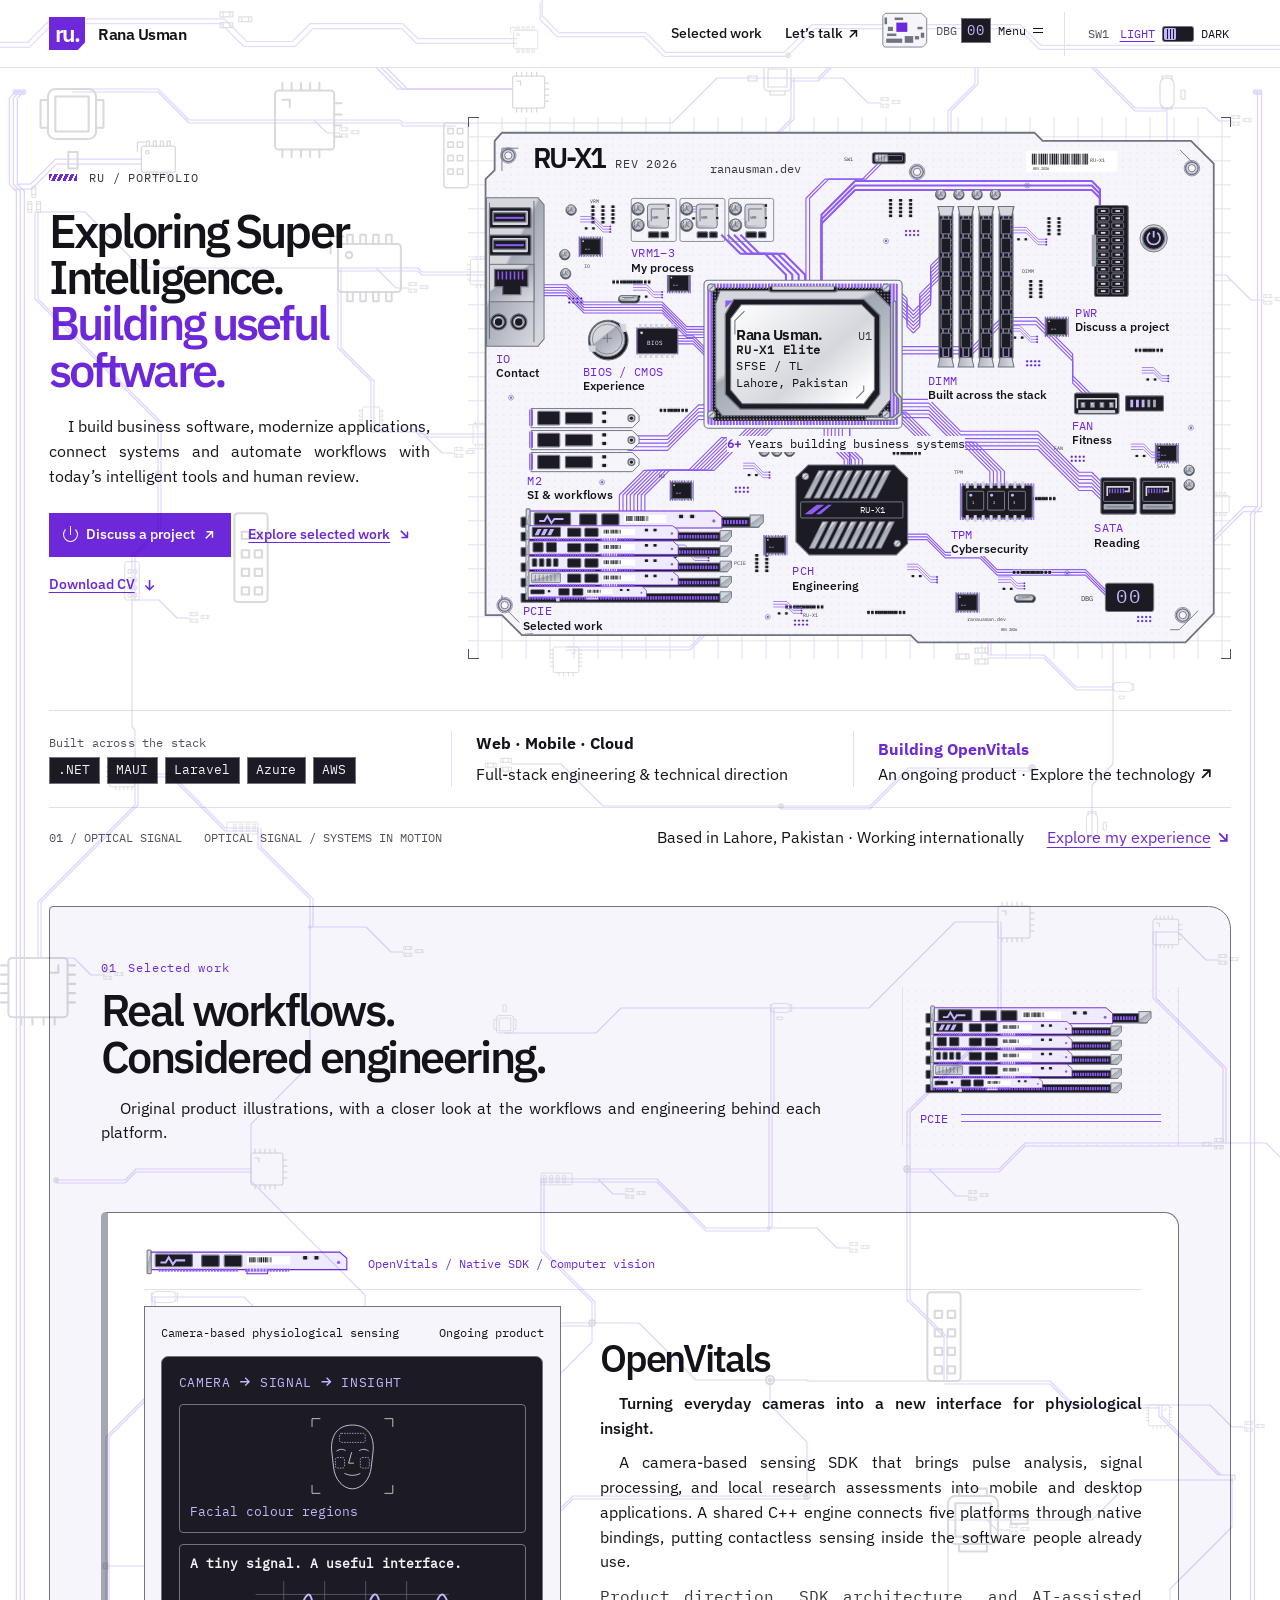
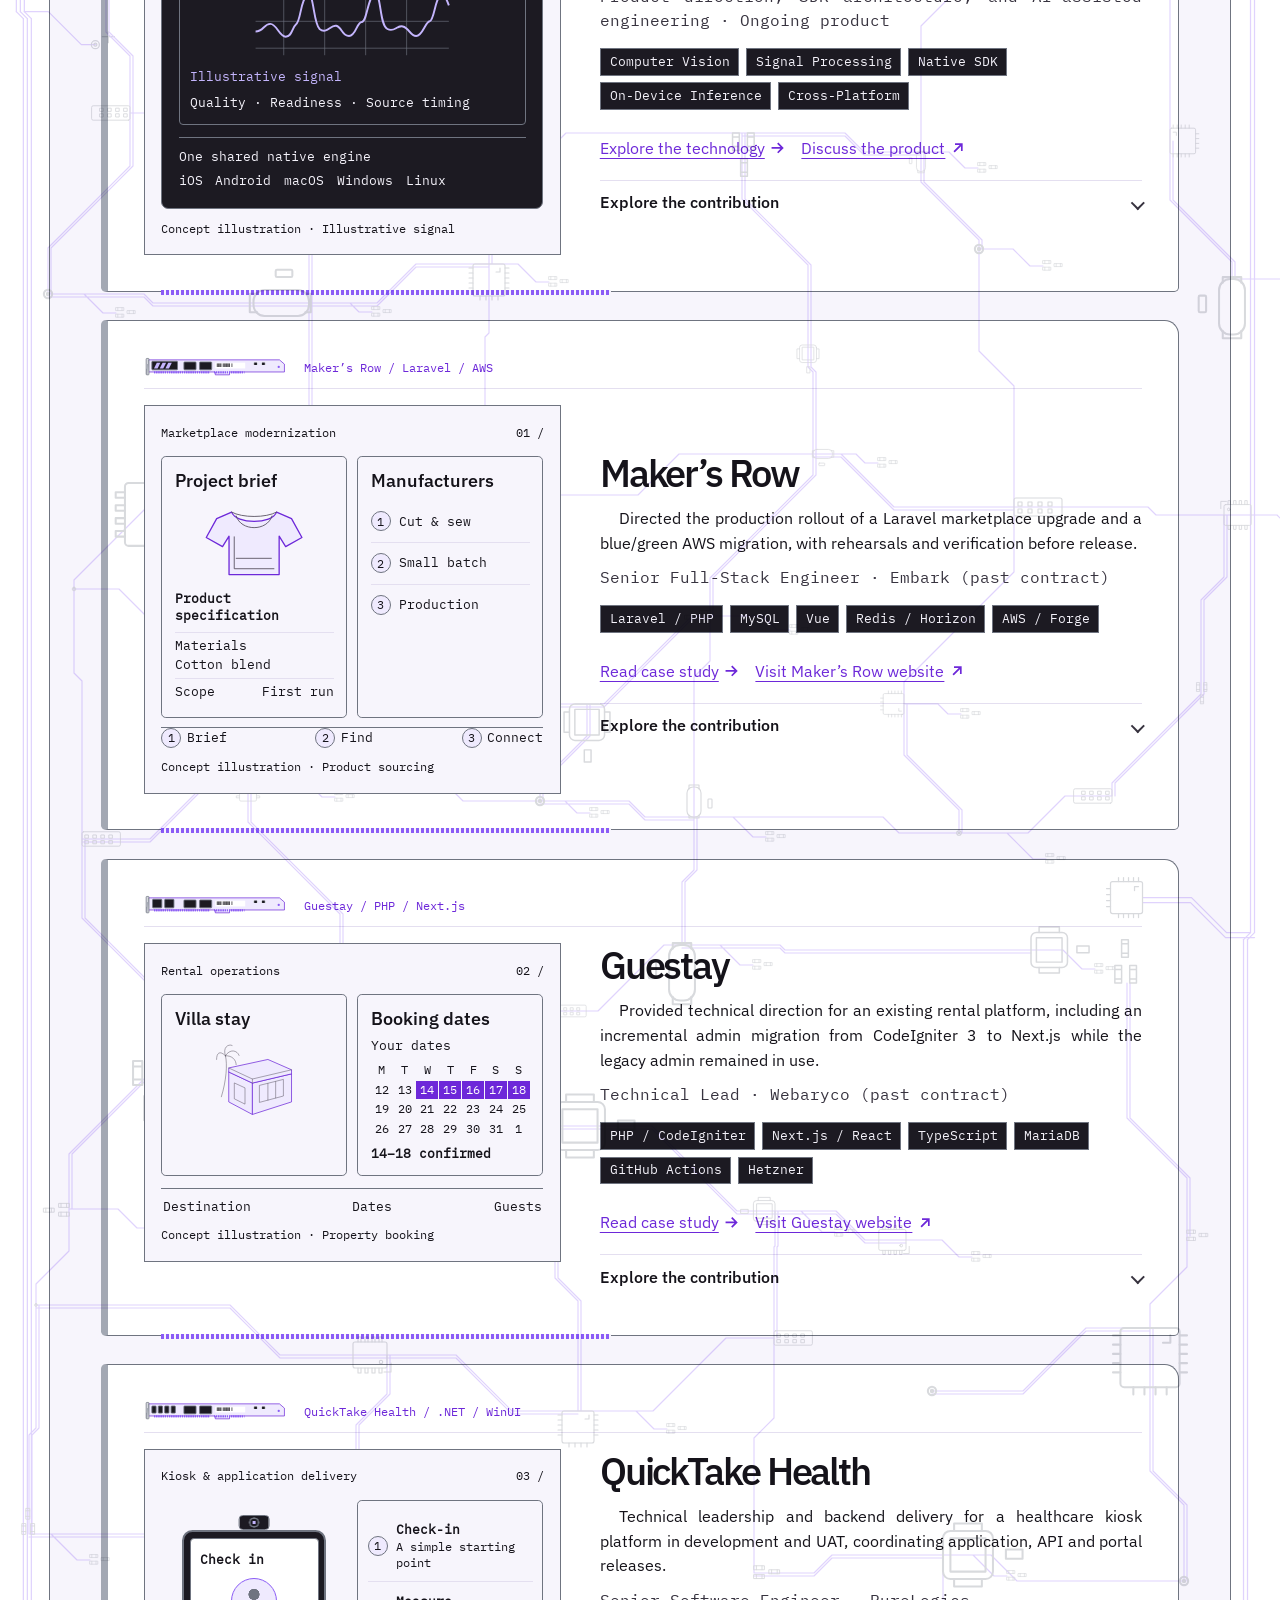
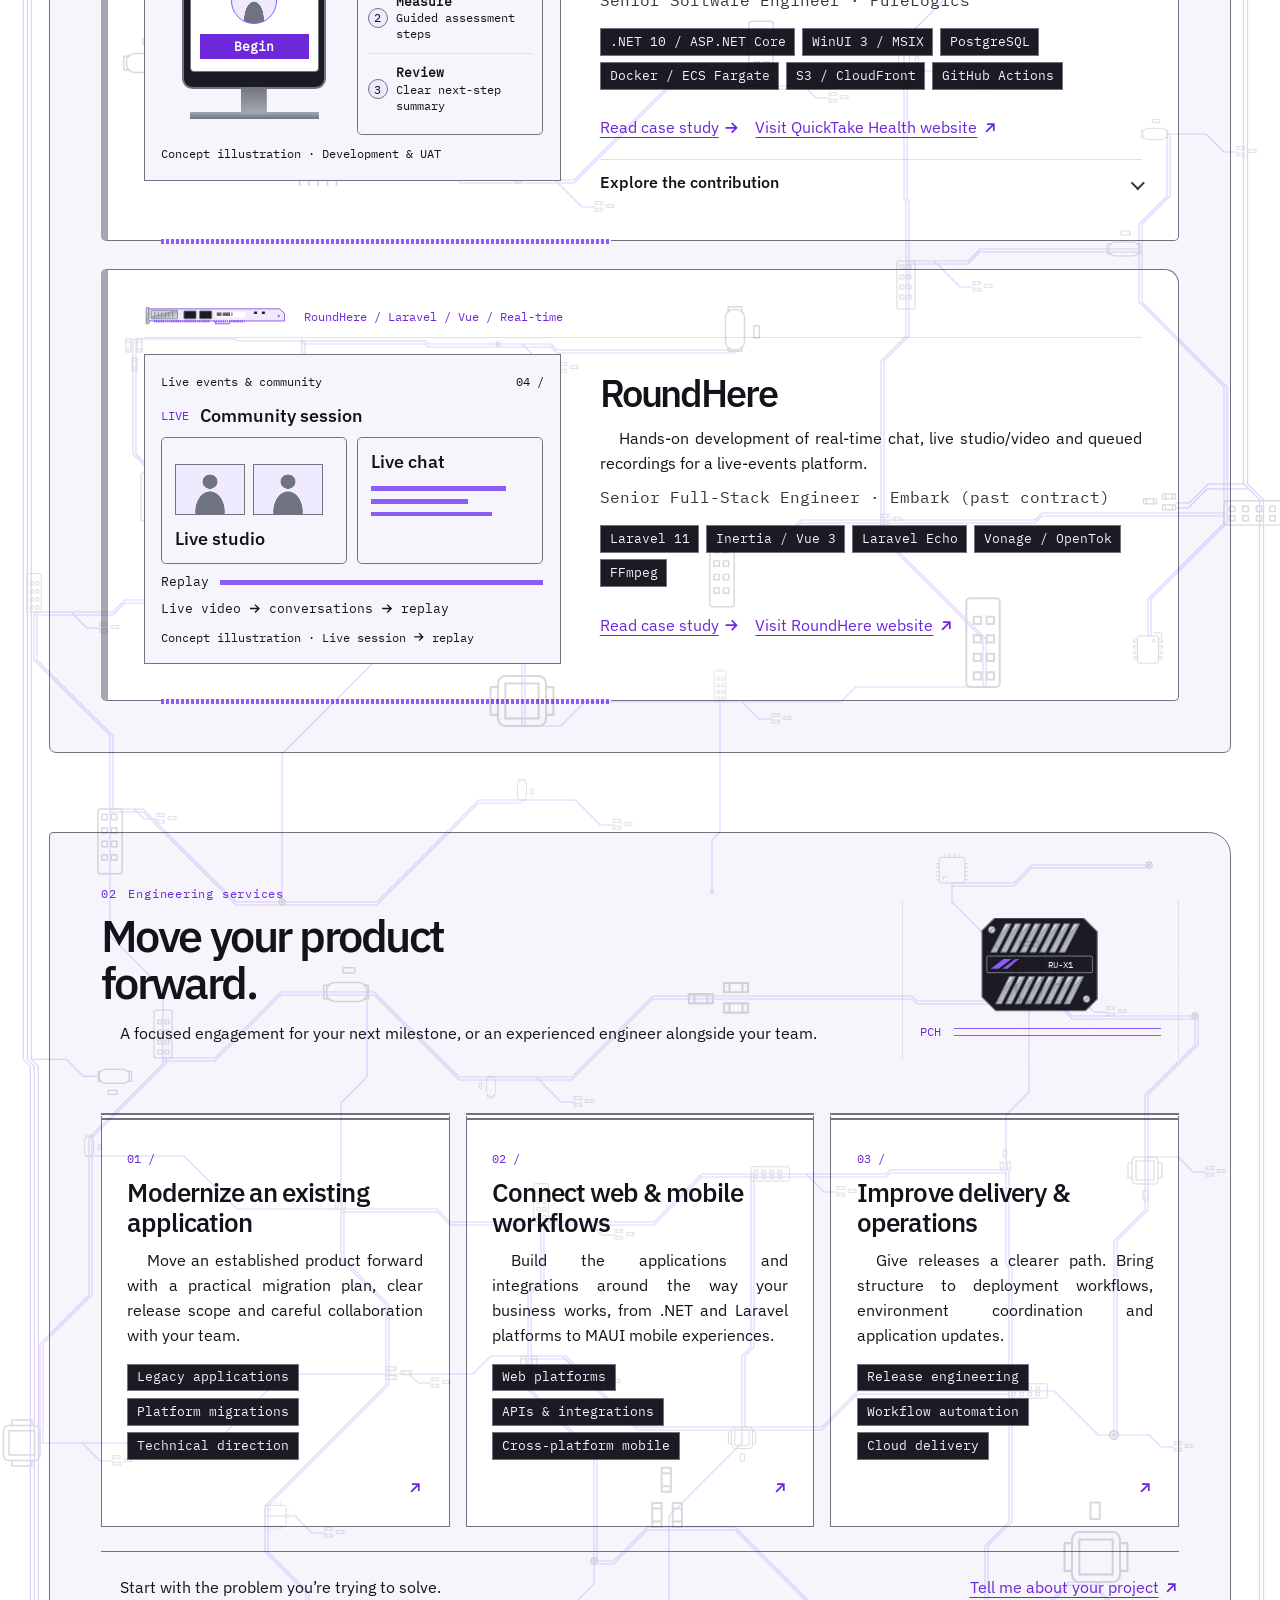
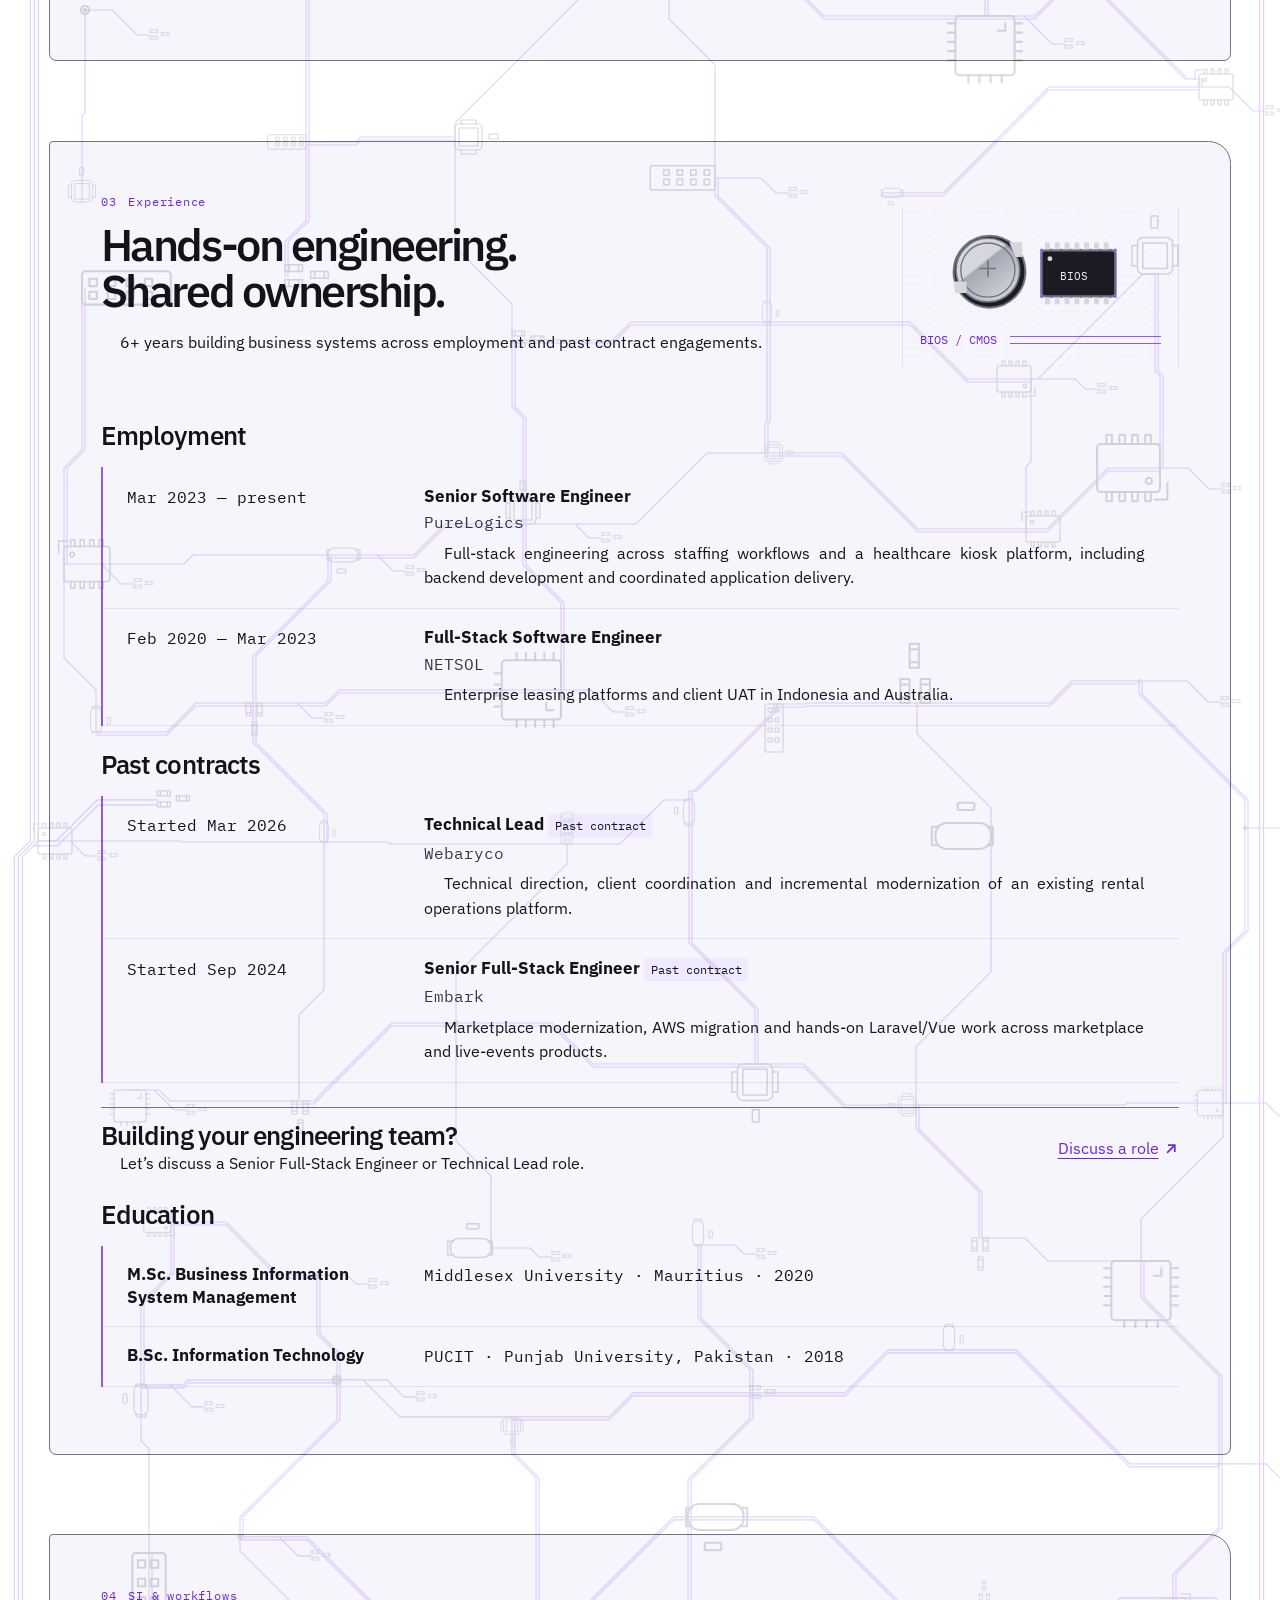
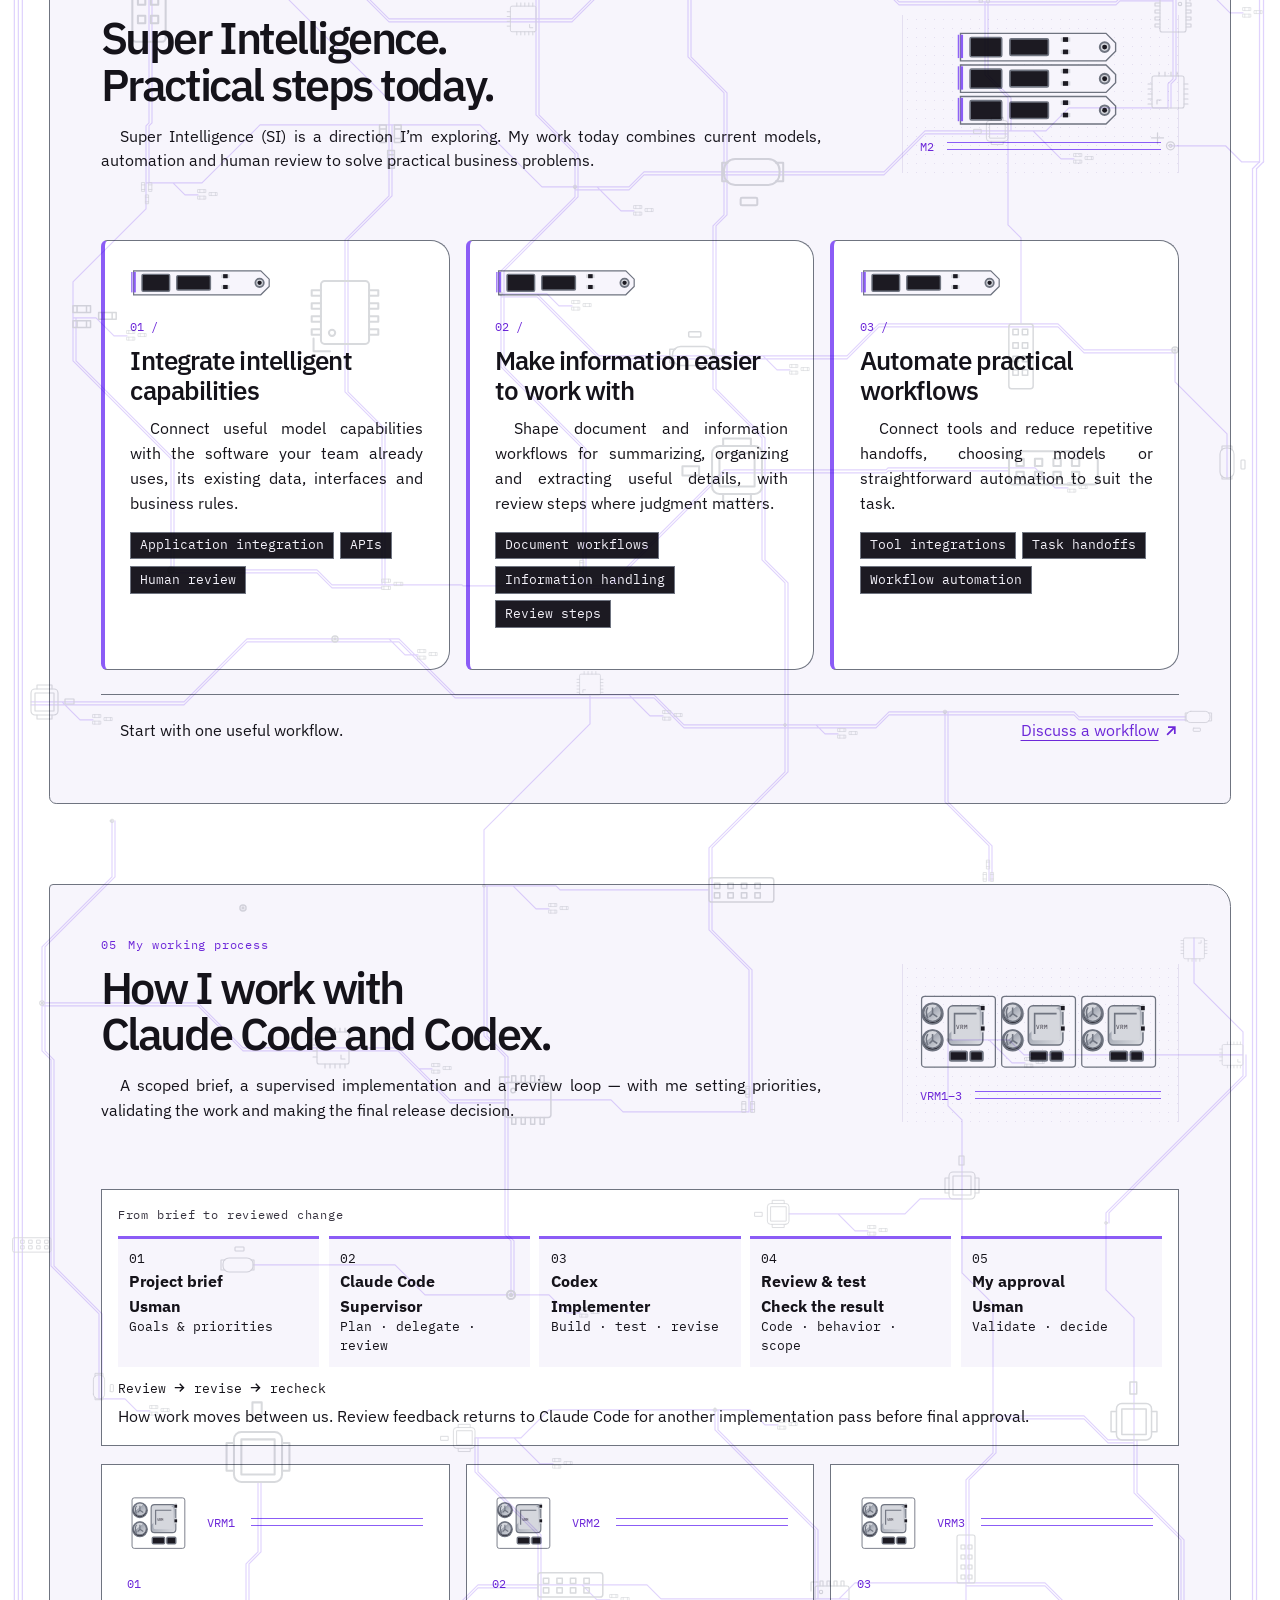
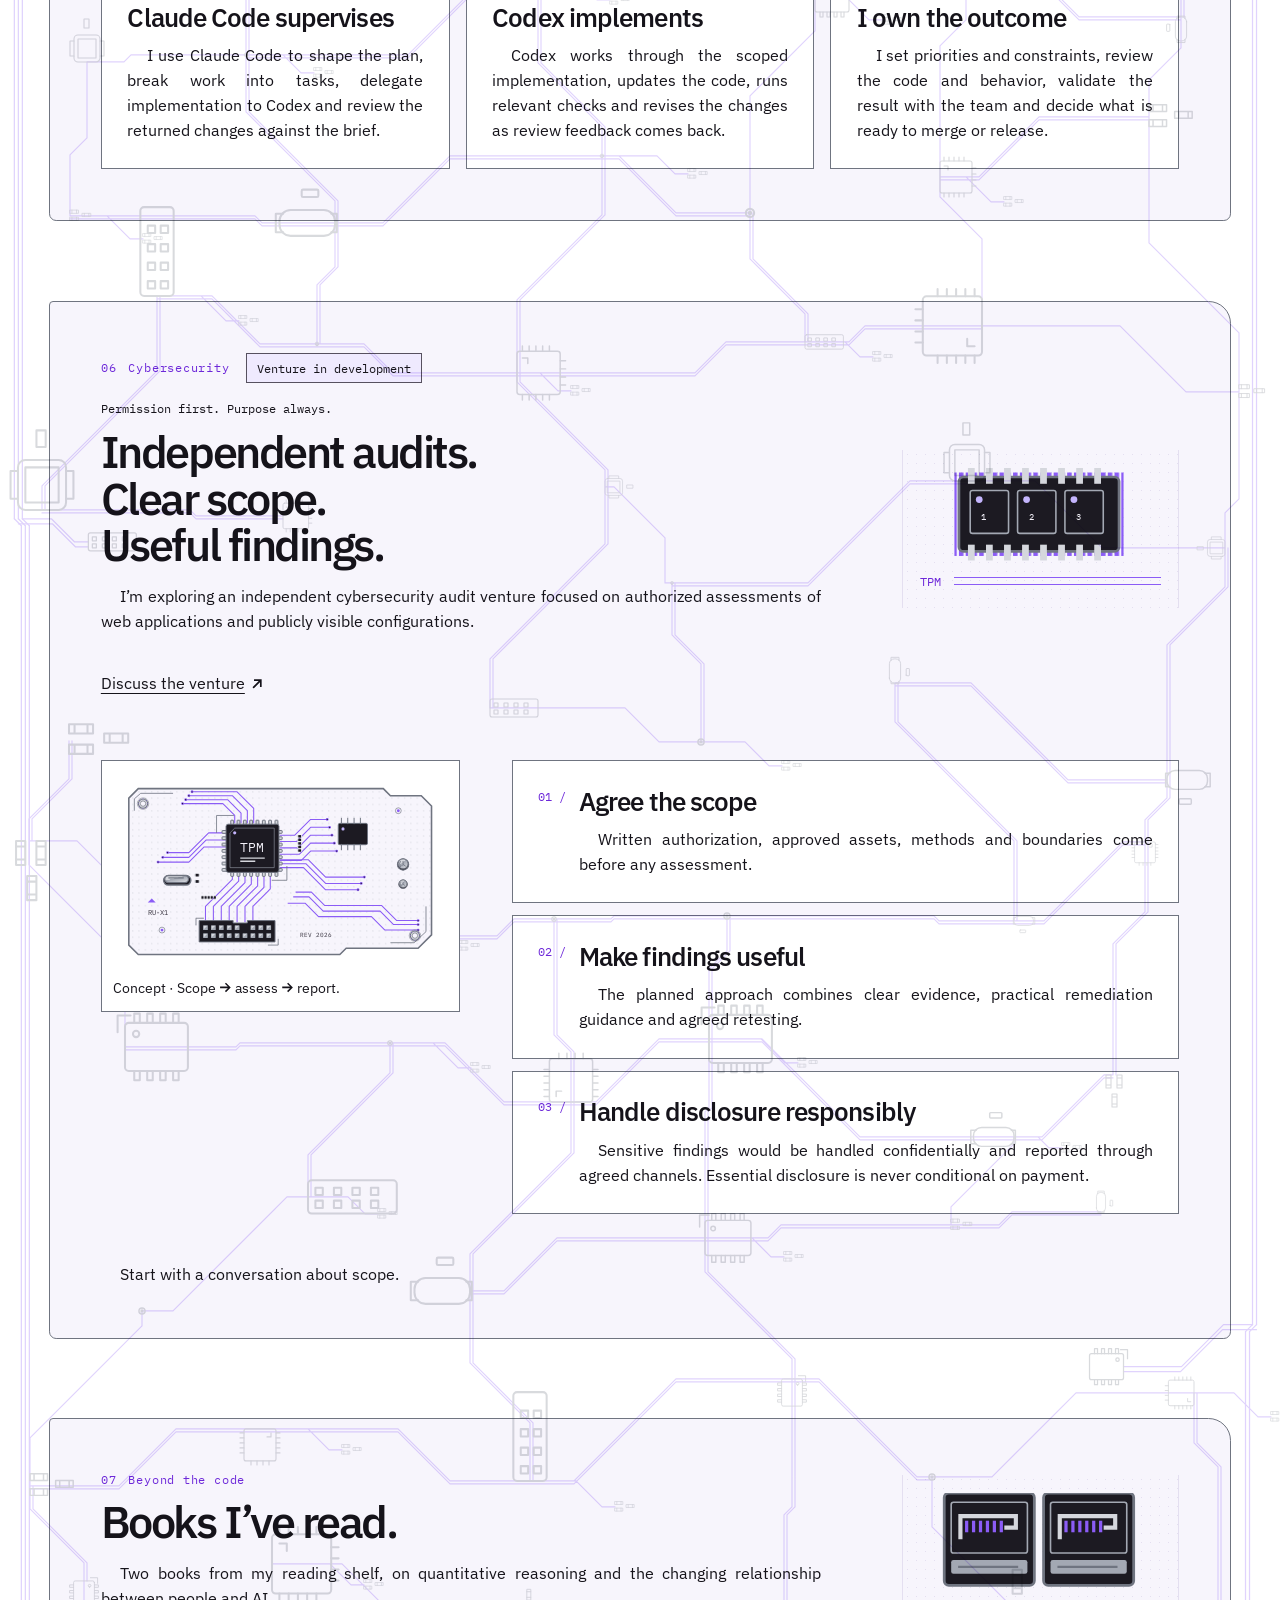
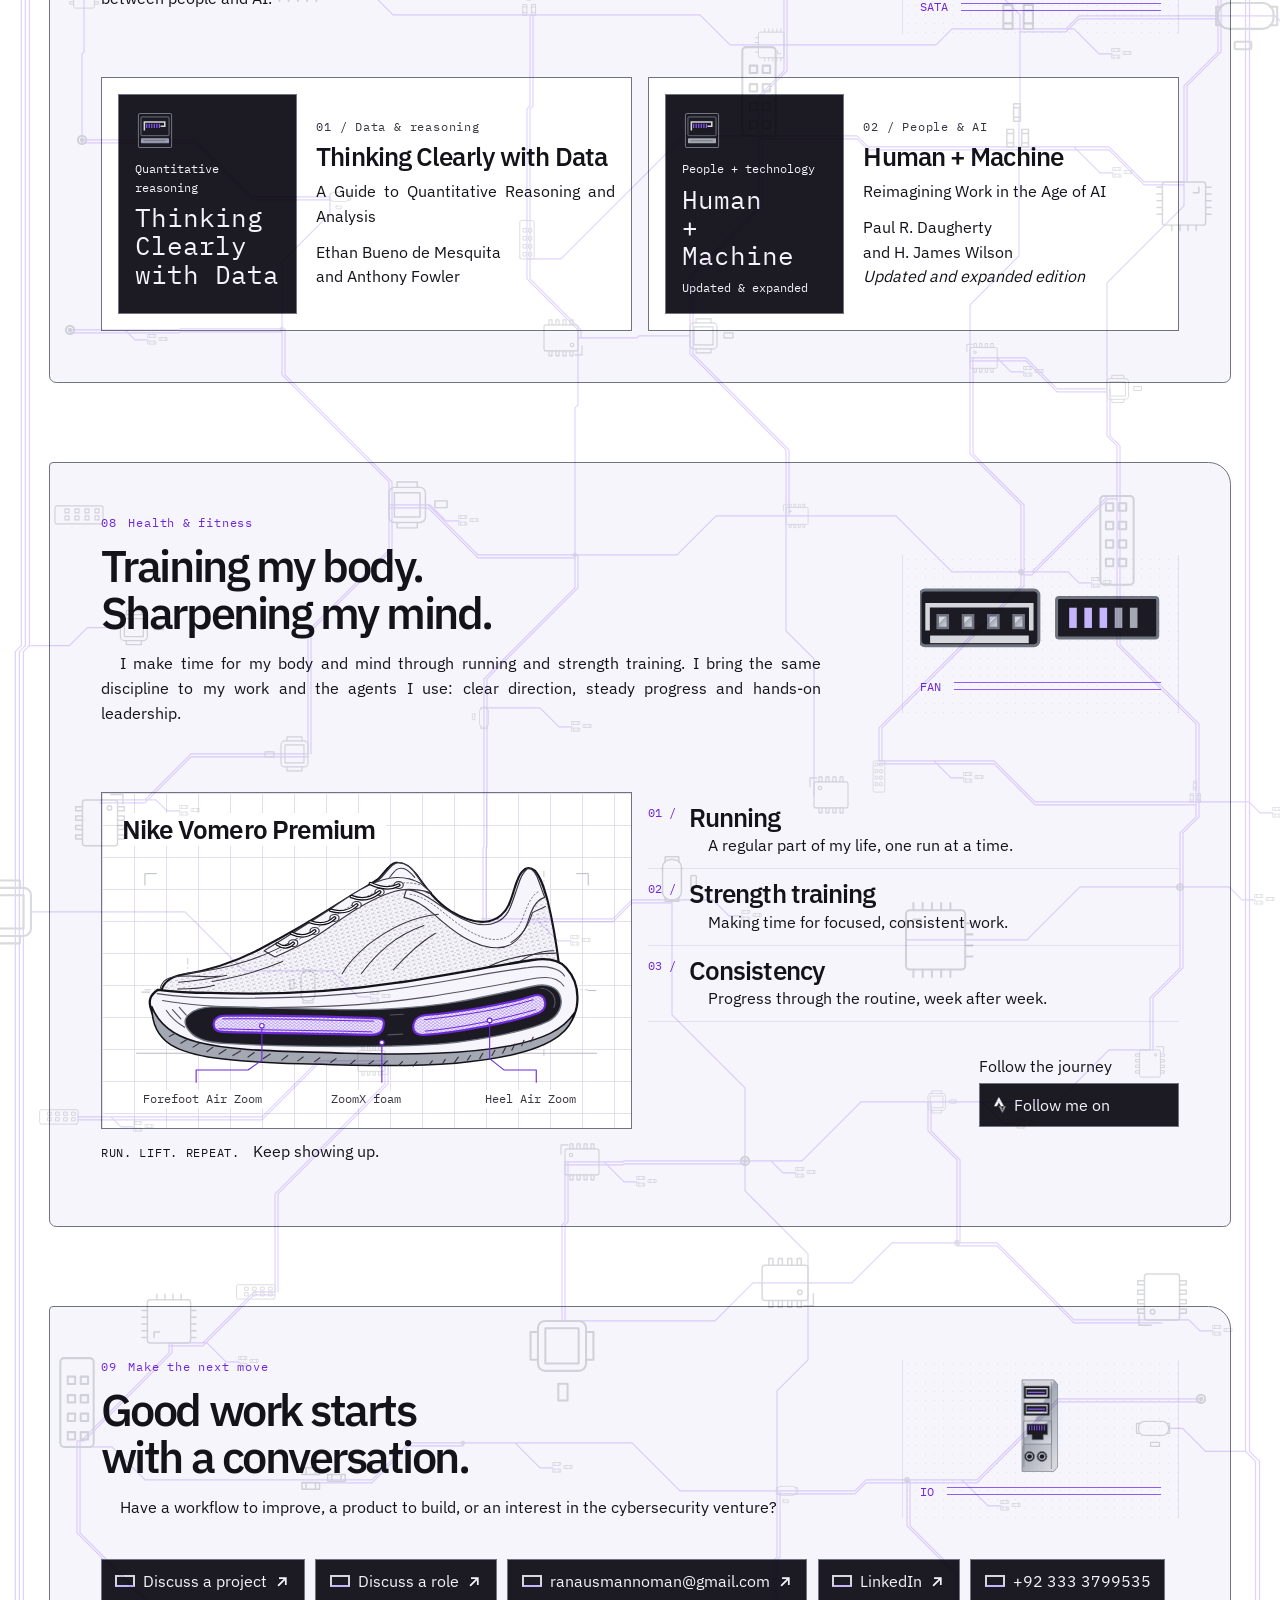
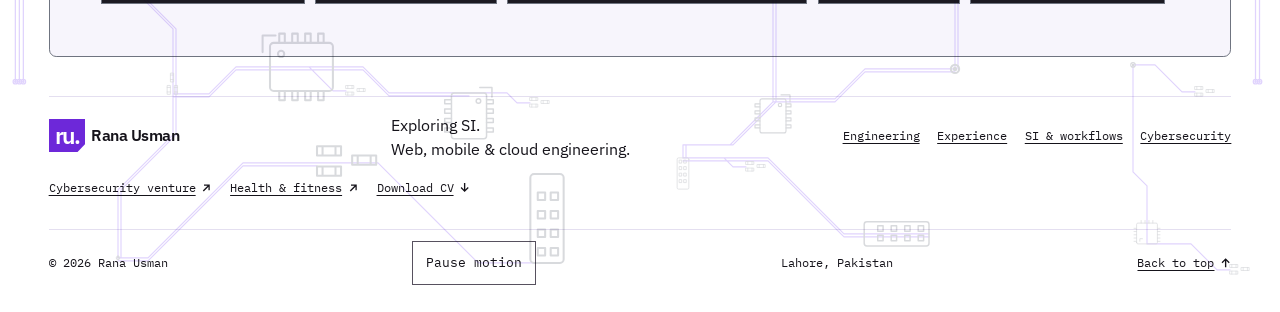
<file: index.html>
<!doctype html>
<html lang="en">
<head>
  <meta charset="utf-8">
  <meta http-equiv="Content-Security-Policy" content="default-src 'none'; script-src 'self'; script-src-attr 'none'; style-src 'self'; style-src-attr 'none'; img-src 'self'; font-src 'self'; connect-src 'self'; media-src 'self'; object-src 'none'; frame-src 'none'; worker-src 'none'; manifest-src 'none'; base-uri 'none'; form-action 'none'">
  <meta name="referrer" content="strict-origin-when-cross-origin">
  <meta name="viewport" content="width=device-width, initial-scale=1">
  <meta name="color-scheme" content="light dark">
  <meta name="theme-color" content="Canvas">
  <title>Rana Usman — Super Intelligence &amp; practical software</title>
  <meta name="description" content="Exploring Super Intelligence (SI), building practical software and developing an independent cybersecurity audit venture. Full-stack engineering by Rana Usman.">
  <link rel="canonical" href="https://ranausman.dev/">
  <meta property="og:type" content="website">
  <meta property="og:locale" content="en_US">
  <meta property="og:site_name" content="Rana Usman">
  <meta property="og:title" content="Rana Usman — Super Intelligence &amp; practical software">
  <meta property="og:description" content="Exploring Super Intelligence (SI), building useful workflows and developing an independent cybersecurity audit venture, with human review and clear scope.">
  <meta property="og:url" content="https://ranausman.dev/">
  <meta name="twitter:card" content="summary">
  <meta name="twitter:title" content="Rana Usman — Super Intelligence &amp; practical software">
  <meta name="twitter:description" content="Super Intelligence (SI) exploration, practical software engineering and an independent cybersecurity audit venture in development.">
  <link rel="icon" href="assets/favicon.svg?v=ru-x1-neutral1" type="image/svg+xml">
  <link rel="stylesheet" href="/motherboard/tokens.css?v=ru-x1-plex1">
  <link rel="preload" as="font" type="font/woff2" crossorigin href="/motherboard/fonts/plex-sans-latin-wght.woff2?v=ru-x1-plex1">
  <link rel="preload" as="font" type="font/woff2" crossorigin href="/motherboard/fonts/plex-mono-latin-400.woff2?v=ru-x1-plex1">
  <script src="/motherboard/finish.js?v=ru-x1-b5" blocking="render"></script>
  <link rel="stylesheet" href="/motherboard/board.css?v=ru-x1-ui4">
  <link rel="stylesheet" href="/motherboard/placements.css?v=ru-x1-b5">
  <link rel="stylesheet" href="/motherboard/cases.css?v=ru-x1-b8">
  <link rel="stylesheet" href="/motherboard/home.css?v=ru-x1-vomero1">
  <link rel="stylesheet" href="/motherboard/reflow.css?v=ru-x1-ui4">
  <link rel="stylesheet" media="print" href="/motherboard/print.css?v=ru-x1-vomero1">
  <script src="/motherboard/site.js?v=ru-x1-vomero1" defer></script>
</head>
<body class="portfolio-page">
  <svg class="pcb-substrate" width="0" height="0" aria-hidden="true" focusable="false" xmlns="http://www.w3.org/2000/svg">
<defs><g id="field-via"><circle r="2.25"/><circle r=".65"/></g><g id="field-soic"><rect x="0" y="-13" width="34" height="26" rx="2"/><circle cx="6" cy="-7" r="1.7"/><path d="M5-13v-5h3v5m4 0v-5h3v5m4 0v-5h3v5m4 0v-5h3v5 M5 13v5h3v-5m4 0v5h3v-5m4 0v5h3v-5m4 0v5h3v-5 M-4-8v-9h7"/></g><g id="field-qfn"><rect x="0" y="-16" width="32" height="32" rx="2"/><path d="M4-16v-4m5 4v-4m5 4v-4m5 4v-4m5 4v-4 M4 16v4m5-4v4m5-4v4m5-4v4m5-4v4 M32-9h4m-4 6h4m-4 6h4m-4 6h4 M4-11h4v4"/></g><g id="field-crystal"><rect x="0" y="-7" width="30" height="14" rx="6"/><path d="M2-5h-3v10h3m26-10h4v10h-4"/><rect x="9" y="14" width="9" height="4" rx=".7"/></g><g id="field-header"><rect x="0" y="-9" width="48" height="18" rx="2"/><path d="M4-5h4v4H4zm0 7h4v4H4zm10-7h4v4h-4zm0 7h4v4h-4zm10-7h4v4h-4zm0 7h4v4h-4zm10-7h4v4h-4zm0 7h4v4h-4z"/></g><g id="field-test"><circle r="4"/><circle r="1.5"/><path d="M7-8h12m-6-5v11"/></g><g id="field-choke"><rect x="0" y="-13" width="27" height="26" rx="4"/><path d="M4-9h19v18H4z M6-13v-4h15v4M6 13v4h15v-4"/><rect x="34" y="-3" width="9" height="5"/></g><g id="field-array"><path d="M0-9h13v5H0zM0 2h13v5H0zM19-4h13v5H19z M3-9v5m7-5v5M3 2v5m7-5v5m12-11v5m7-5v5"/></g></defs>
<svg x="1.2%" width="1" height="100%" overflow="visible"><g class="etched-traces" transform="scale(1 1)">
<svg y="0.8%" width="1" height="0.800%" overflow="visible"><path d="M0 0l-6 6"/><line x1="-6" y1="6" x2="-6" y2="100%"/></svg>
<svg y="1.6%" width="1" height="12.400%" overflow="visible"><path d="M-6 0l7 7"/><line x1="1" y1="7" x2="1" y2="100%"/></svg>
<svg y="14%" width="1" height="23.000%" overflow="visible"><path d="M1 0l7 7"/><line x1="8" y1="7" x2="8" y2="100%"/></svg>
<svg y="37%" width="1" height="12.000%" overflow="visible"><path d="M8 0l7 7"/><line x1="15" y1="7" x2="15" y2="100%"/></svg>
<svg y="49%" width="1" height="25.000%" overflow="visible"><path d="M15 0l-16 16"/><line x1="-1" y1="16" x2="-1" y2="100%"/></svg>
<svg y="74%" width="1" height="15.000%" overflow="visible"><path d="M-1 0l7 7"/><line x1="6" y1="7" x2="6" y2="100%"/></svg>
<svg y="89%" width="1" height="9.000%" overflow="visible"><path d="M6 0l-6 6"/><line x1="0" y1="6" x2="0" y2="100%"/></svg>
<svg x="0" y="0.8%" width="1" height="1" overflow="visible"><use href="#field-via"/></svg>
<svg x="0" y="98%" width="1" height="1" overflow="visible"><use href="#field-via"/></svg>
<svg y="0.8%" width="1" height="0.800%" overflow="visible"><path d="M4 0l-6 6"/><line x1="-2" y1="6" x2="-2" y2="100%"/></svg>
<svg y="1.6%" width="1" height="12.400%" overflow="visible"><path d="M-2 0l7 7"/><line x1="5" y1="7" x2="5" y2="100%"/></svg>
<svg y="14%" width="1" height="23.000%" overflow="visible"><path d="M5 0l7 7"/><line x1="12" y1="7" x2="12" y2="100%"/></svg>
<svg y="37%" width="1" height="12.000%" overflow="visible"><path d="M12 0l7 7"/><line x1="19" y1="7" x2="19" y2="100%"/></svg>
<svg y="49%" width="1" height="25.000%" overflow="visible"><path d="M19 0l-16 16"/><line x1="3" y1="16" x2="3" y2="100%"/></svg>
<svg y="74%" width="1" height="15.000%" overflow="visible"><path d="M3 0l7 7"/><line x1="10" y1="7" x2="10" y2="100%"/></svg>
<svg y="89%" width="1" height="9.000%" overflow="visible"><path d="M10 0l-6 6"/><line x1="4" y1="6" x2="4" y2="100%"/></svg>
<svg x="4" y="0.8%" width="1" height="1" overflow="visible"><use href="#field-via"/></svg>
<svg x="4" y="98%" width="1" height="1" overflow="visible"><use href="#field-via"/></svg>
<svg y="0.8%" width="1" height="0.800%" overflow="visible"><path d="M8 0l-6 6"/><line x1="2" y1="6" x2="2" y2="100%"/></svg>
<svg y="1.6%" width="1" height="12.400%" overflow="visible"><path d="M2 0l7 7"/><line x1="9" y1="7" x2="9" y2="100%"/></svg>
<svg y="14%" width="1" height="23.000%" overflow="visible"><path d="M9 0l7 7"/><line x1="16" y1="7" x2="16" y2="100%"/></svg>
<svg y="37%" width="1" height="12.000%" overflow="visible"><path d="M16 0l7 7"/><line x1="23" y1="7" x2="23" y2="100%"/></svg>
<svg y="49%" width="1" height="25.000%" overflow="visible"><path d="M23 0l-16 16"/><line x1="7" y1="16" x2="7" y2="100%"/></svg>
<svg y="74%" width="1" height="15.000%" overflow="visible"><path d="M7 0l7 7"/><line x1="14" y1="7" x2="14" y2="100%"/></svg>
<svg y="89%" width="1" height="9.000%" overflow="visible"><path d="M14 0l-6 6"/><line x1="8" y1="6" x2="8" y2="100%"/></svg>
<svg x="8" y="0.8%" width="1" height="1" overflow="visible"><use href="#field-via"/></svg>
<svg x="8" y="98%" width="1" height="1" overflow="visible"><use href="#field-via"/></svg>
<svg x="0" y="1.6%" width="1" height="1" overflow="visible"><path d="M2 0h13l25 -25H126"/><path d="M-2 5h18l25 -25H126"/><use class="etched-parts" href="#field-soic" transform="translate(126 -25)"/></svg>
<svg x="0" y="14%" width="1" height="1" overflow="visible"><path d="M9 0h24l33 33H80"/><use class="etched-parts" href="#field-test" transform="translate(80 33)"/></svg>
<svg x="0" y="37%" width="1" height="1" overflow="visible"><path d="M16 0h35l17 17H84"/><use class="etched-parts" href="#field-crystal" transform="translate(84 17)"/></svg>
<svg x="0" y="49%" width="1" height="1" overflow="visible"><path d="M23 0h18l41 -41H142"/><path d="M19 5h23l41 -41H142"/><use class="etched-parts" href="#field-array" transform="translate(142 -41)"/></svg>
<svg x="0" y="74%" width="1" height="1" overflow="visible"><path d="M7 0h29l23 23H73"/><path d="M3 5h34l23 23H73"/><use class="etched-parts" href="#field-header" transform="translate(73 23)"/></svg>
<svg x="0" y="89%" width="1" height="1" overflow="visible"><path d="M14 0h40l18 -18H105"/><use class="etched-parts" href="#field-choke" transform="translate(105 -18)"/></svg></g></svg>
<svg x="98.4%" width="1" height="100%" overflow="visible"><g class="etched-traces" transform="scale(-1 1)">
<svg y="0.8%" width="1" height="3.600%" overflow="visible"><path d="M0 0l-2 2"/><line x1="-2" y1="2" x2="-2" y2="100%"/></svg>
<svg y="4.4%" width="1" height="17.600%" overflow="visible"><path d="M-2 0l7 7"/><line x1="5" y1="7" x2="5" y2="100%"/></svg>
<svg y="22%" width="1" height="10.000%" overflow="visible"><path d="M5 0l7 7"/><line x1="12" y1="7" x2="12" y2="100%"/></svg>
<svg y="32%" width="1" height="25.000%" overflow="visible"><path d="M12 0l-16 16"/><line x1="-4" y1="16" x2="-4" y2="100%"/></svg>
<svg y="57%" width="1" height="24.000%" overflow="visible"><path d="M-4 0l7 7"/><line x1="3" y1="7" x2="3" y2="100%"/></svg>
<svg y="81%" width="1" height="15.000%" overflow="visible"><path d="M3 0l7 7"/><line x1="10" y1="7" x2="10" y2="100%"/></svg>
<svg y="96%" width="1" height="2.000%" overflow="visible"><path d="M10 0l-10 10"/><line x1="0" y1="10" x2="0" y2="100%"/></svg>
<svg x="0" y="0.8%" width="1" height="1" overflow="visible"><use href="#field-via"/></svg>
<svg x="0" y="98%" width="1" height="1" overflow="visible"><use href="#field-via"/></svg>
<svg y="0.8%" width="1" height="3.600%" overflow="visible"><path d="M4 0l-2 2"/><line x1="2" y1="2" x2="2" y2="100%"/></svg>
<svg y="4.4%" width="1" height="17.600%" overflow="visible"><path d="M2 0l7 7"/><line x1="9" y1="7" x2="9" y2="100%"/></svg>
<svg y="22%" width="1" height="10.000%" overflow="visible"><path d="M9 0l7 7"/><line x1="16" y1="7" x2="16" y2="100%"/></svg>
<svg y="32%" width="1" height="25.000%" overflow="visible"><path d="M16 0l-16 16"/><line x1="0" y1="16" x2="0" y2="100%"/></svg>
<svg y="57%" width="1" height="24.000%" overflow="visible"><path d="M0 0l7 7"/><line x1="7" y1="7" x2="7" y2="100%"/></svg>
<svg y="81%" width="1" height="15.000%" overflow="visible"><path d="M7 0l7 7"/><line x1="14" y1="7" x2="14" y2="100%"/></svg>
<svg y="96%" width="1" height="2.000%" overflow="visible"><path d="M14 0l-10 10"/><line x1="4" y1="10" x2="4" y2="100%"/></svg>
<svg x="4" y="0.8%" width="1" height="1" overflow="visible"><use href="#field-via"/></svg>
<svg x="4" y="98%" width="1" height="1" overflow="visible"><use href="#field-via"/></svg>
<svg x="0" y="4.4%" width="1" height="1" overflow="visible"><path d="M2 0h13l31 31H67"/><path d="M-2 5h18l31 31H67"/><use class="etched-parts" href="#field-header" transform="translate(67 31)"/></svg>
<svg x="0" y="22%" width="1" height="1" overflow="visible"><path d="M9 0h24l35 -35H117"/><path d="M5 5h29l35 -35H117"/><use class="etched-parts" href="#field-qfn" transform="translate(117 -35)"/></svg>
<svg x="0" y="32%" width="1" height="1" overflow="visible"><path d="M16 0h35l19 19H84"/><path d="M12 5h40l19 19H84"/><use class="etched-parts" href="#field-array" transform="translate(84 19)"/></svg>
<svg x="0" y="57%" width="1" height="1" overflow="visible"><path d="M0 0h18l16 -16H89"/><use class="etched-parts" href="#field-test" transform="translate(89 -16)"/></svg>
<svg x="0" y="81%" width="1" height="1" overflow="visible"><path d="M7 0h29l42 42H136"/><path d="M3 5h34l42 42H136"/><use class="etched-parts" href="#field-soic" transform="translate(136 42)"/></svg>
<svg x="0" y="96%" width="1" height="1" overflow="visible"><path d="M14 0h40l23 -23H91"/><use class="etched-parts" href="#field-crystal" transform="translate(91 -23)"/></svg></g></svg>
<svg x="27%" y="78" width="1" height="1" overflow="visible"><g class="etched-traces"><path d="M2 -85v46l50 50h115"/><path d="M7 -89v50l50 50h110"/><path d="M12 -93v54l50 50h105"/><use class="etched-parts" href="#field-qfn" transform="translate(167 14)"/></g></svg>
<svg class="pcb-field" data-seed="167" width="100%" height="100%" viewBox="0 0 1366 11756" preserveAspectRatio="none"><path class="etched-traces" d="M66 88H107l31 31V119H252M66 91H107l31 31V122H252M252 119H299l3 3V122H417M252 122H299l3 3V125H417M252 119h51l17 17h13M417 122H564l44 -44V78H724M417 125H564l44 -44V81H724M724 78H761l44 -44V34H892M724 81H761l44 -44V37H892M724 78V118l-52 52H672V278M727 78V118l-52 52H675V278M892 34H947l73 73V107H1068M892 37H947l73 73V110H1068M892 34V186l9 9H901V272M892 34h51l24 24h13M1068 107H1089l75 -75V32H1203M1068 110H1089l75 -75V35H1203M1068 107V139l52 52H1120V291M1068 107h43l11 11h13M1203 32V99l112 112H1315V247M1206 32V99l112 112H1318V247M114 265V289l-72 72H42V430M117 265V289l-72 72H45V430M259 269H300l32 32V301H416M416 301H466l23 -23V278H672M672 278V321l42 42H714V499M672 278h48l14 14h13M901 272V371l0 0H901V416M904 272V371l0 0H904V416M901 272h31l10 10h13M1120 291H1188l44 -44V247H1315M1120 294H1188l44 -44V250H1315M1120 291h45l16 16h13M1315 247V346l-17 17H1298V463M1318 247V346l-17 17H1301V463M42 430H143l38 -38V392H222M42 430V449l103 103H145V582M45 430V449l103 103H148V582M42 430h51l18 18h13M222 392H373l84 84V476H541M222 395H373l84 84V479H541M222 392h23l12 12h13M541 476H655l23 23V499H714M541 476V520l-108 108H433V681M544 476V520l-108 108H436V681M541 476h36l20 20h13M714 499H776l83 -83V416H901M714 499h43l26 26h13M1010 418H1178l45 45V463H1298M1010 421H1178l45 45V466H1298M1010 418V458l43 43H1053V579M1013 418V458l43 43H1056V579M1298 463V525l2 2H1300V620M1301 463V525l2 2H1303V620M145 582V669l19 19H164V760M148 582V669l19 19H167V760M433 681V726l-8 8H425V770M436 681V726l-8 8H428V770M433 681h32l24 24h13M709 588H736l54 54V642H821M709 591H736l54 54V645H821M821 642H882l63 -63V579H1053M821 645H882l63 -63V582H1053M821 642V762l31 31H852V844M824 642V762l31 31H855V844M1053 579V711l42 42H1095V820M1053 579h44l19 19h13M164 760H172l39 39V829H219M164 760V802l-85 85H79V923M167 760V802l-85 85H82V923M164 760h41l21 21h13M219 829H295l59 -59V770H425M219 832H295l59 -59V773H425M219 829V865l27 27H246V990M222 829V865l27 27H249V990M219 829h40l25 25h13M425 770V859l0 0H425V979M428 770V859l0 0H428V979M425 770h41l22 22h13M674 740V890l16 16H690V989M677 740V890l16 16H693V989M674 740h40l22 22h13M852 844V919l47 47H899V1038M855 844V919l47 47H902V1038M1095 820H1164l85 -85V735H1303M1095 820V874l-70 70H1025V979M1303 735V897l11 11H1314V954M1306 735V897l11 11H1317V954M79 923H116l67 67V990H246M246 990H312l11 -11V979H425M246 990V1017l88 88H334V1149M246 990h48l22 22h13M425 979V1002l117 117H542V1132M428 979V1002l117 117H545V1132M425 979h48l10 10h13M690 989H748l49 49V1038H899M690 992H748l49 49V1041H899M690 989h51l25 25h13M899 1038H934l59 -59V979H1025M899 1041H934l59 -59V982H1025M899 1038V1079l-36 36H863V1189M1025 979H1084l25 -25V954H1314M1025 979V1098l35 35H1060V1213M1025 979h27l21 21h13M139 1106H226l43 43V1149H334M334 1149H446l17 -17V1132H542M334 1152H446l17 -17V1135H542M542 1132H582l56 56V1188H705M542 1135H582l56 56V1191H705M542 1132h34l27 27h13M705 1188H794l1 1V1189H863M705 1191H794l1 1V1192H863M705 1188h40l12 12h13M863 1189V1209l69 69H932V1287M866 1189V1209l69 69H935V1287M863 1189h48l13 13h13M1060 1213H1195l19 -19V1194H1267M1060 1216H1195l19 -19V1197H1267M1060 1213V1256l35 35H1095V1340M1063 1213V1256l35 35H1098V1340M1060 1213h44l28 28h13M1267 1194V1205l-60 60H1201V1270M1270 1194V1205l-60 60H1204V1270M62 1298H183l16 16V1314H269M62 1301H183l16 16V1317H269M62 1298V1395l10 10H72V1547M65 1298V1395l10 10H75V1547M269 1314H329l11 -11V1303H543M269 1317H329l11 -11V1306H543M269 1314h22l24 24h13M672 1328H734l41 -41V1287H932M672 1331H734l41 -41V1290H932M672 1328V1395l8 8H680V1546M675 1328V1395l8 8H683V1546M672 1328h25l26 26h13M932 1287H964l53 53V1340H1095M932 1290H964l53 53V1343H1095M932 1287V1358l-108 108H824V1520M935 1287V1358l-108 108H827V1520M1095 1340V1423l-32 32H1063V1529M1095 1340h42l19 19h13M72 1547V1578l82 82H154V1748M75 1547V1578l82 82H157V1748M289 1538H349l19 19V1557H452M289 1541H349l19 19V1560H452M452 1557H552l11 -11V1546H680M452 1560H552l11 -11V1549H680M452 1557V1567l90 90H542V1683M455 1557V1567l90 90H545V1683M680 1546H706l26 -26V1520H824M680 1549H706l26 -26V1523H824M680 1546V1607l41 41H721V1706M683 1546V1607l41 41H724V1706M824 1520H915l9 9V1529H1063M824 1523H915l9 9V1532H1063M824 1520V1565l104 104H928V1727M827 1520V1565l104 104H931V1727M1063 1529H1098l39 -39V1490H1228M1063 1529V1558l-34 34H1029V1718M1066 1529V1558l-34 34H1032V1718M1063 1529h22l24 24h13M154 1748H184l95 -95V1653H310M154 1748V1858l-7 7H147V1908M154 1748h20l17 17h13M721 1706H770l21 21V1727H928M721 1709H770l21 21V1730H928M928 1727H949l9 -9V1718H1029M928 1730H949l9 -9V1721H1029M928 1727V1863l-1 1H927V1926M931 1727V1863l-1 1H930V1926M1029 1718H1231l40 -40V1678H1329M1029 1718V1795l10 10H1039V1838M147 1908H210l8 8V1916H339M147 1911H210l8 8V1919H339M147 1908V1979l-24 24H123V2083M339 1916H351l103 -103V1812H458M339 1919H351l103 -103V1815H458M339 1916V1958l-69 69H270V2059M342 1916V1958l-69 69H273V2059M339 1916h31l19 19h13M458 1812H485l15 15V1827H616M458 1815H485l15 15V1830H616M458 1812V1880l-36 36H422V2000M616 1827H714l99 99V1926H927M616 1830H714l99 99V1929H927M616 1827h41l25 25h13M927 1926H941l88 -88V1838H1039M927 1929H941l88 -88V1841H1039M1039 1838H1056l87 87V1925H1217M1039 1841H1056l87 87V1928H1217M1039 1838V1952l33 33H1072V2054M1039 1838h50l11 11h13M1217 1925V1953l-5 5H1212V2016M1220 1925V1953l-5 5H1215V2016M123 2083H181l24 -24V2059H270M123 2083V2192l10 10H133V2279M126 2083V2192l10 10H136V2279M270 2059H318l59 -59V2000H422M270 2062H318l59 -59V2003H422M270 2059V2100l41 41H311V2197M273 2059V2100l41 41H314V2197M422 2000H594l21 21V2021H689M422 2003H594l21 21V2024H689M422 2000V2070l86 86H508V2230M425 2000V2070l86 86H511V2230M422 2000h44l13 13h13M689 2021H756l17 17V2038H830M689 2024H756l17 17V2041H830M689 2021V2076l-65 65H624V2164M692 2021V2076l-65 65H627V2164M689 2021h50l18 18h13M830 2038V2046l113 113H943V2169M833 2038V2046l113 113H946V2169M1072 2054H1094l38 -38V2016H1212M1072 2057H1094l38 -38V2019H1212M1072 2054V2093l-41 41H1031V2201M1075 2054V2093l-41 41H1034V2201M1072 2054h44l24 24h13M1212 2016h38l18 18h13M133 2279H201l82 -82V2197H311M133 2279V2299l-105 105H28V2422M136 2279V2299l-105 105H31V2422M133 2279h21l9 9h13M311 2197H354l33 33V2230H508M311 2200H354l33 33V2233H508M311 2197V2232l2 2H313V2343M314 2197V2232l2 2H316V2343M311 2197h31l26 26h13M508 2230H525l66 -66V2164H624M508 2233H525l66 -66V2167H624M508 2230V2345l6 6H514V2427M624 2164H857l5 5V2169H943M624 2164V2347l10 10H634V2456M627 2164V2347l10 10H637V2456M943 2169V2261l-52 52H891V2452M946 2169V2261l-52 52H894V2452M1031 2201H1117l46 46V2247H1234M1031 2201V2233l-23 23H1008V2342M1234 2247V2257l96 96H1330V2392M1237 2247V2257l96 96H1333V2392M1234 2247h27l17 17h13M28 2422H131l79 -79V2343H313M28 2425H131l79 -79V2346H313M28 2422V2479l110 110H138V2625M313 2343H347l84 84V2427H514M313 2346H347l84 84V2430H514M313 2343V2436l4 4H317V2554M514 2427H573l29 29V2456H634M514 2430H573l29 29V2459H634M514 2427h35l28 28h13M634 2456H758l4 -4V2452H891M634 2459H758l4 -4V2455H891M891 2452H901l101 -101V2342H1008M891 2455H901l101 -101V2345H1008M891 2452V2470l-84 84H807V2569M894 2452V2470l-84 84H810V2569M1008 2342H1140l50 50V2392H1330M1008 2342V2483l98 98H1106V2628M1330 2392h20l10 10h13M138 2625H202l71 -71V2554H317M138 2628H202l71 -71V2557H317M138 2625h36l26 26h13M317 2554H389l51 51V2605H463M317 2557H389l51 51V2608H463M317 2554V2668l-40 40H277V2768M317 2554h44l13 13h13M463 2605H550l62 -62V2543H662M662 2543H697l26 26V2569H807M662 2546H697l26 26V2572H807M662 2543V2570l76 76H738V2697M807 2569V2624l93 93H900V2781M807 2569h50l20 20h13M1106 2628H1139l82 -82V2546H1244M1106 2631H1139l82 -82V2549H1244M1244 2546V2622l38 38H1282V2720M1247 2546V2622l38 38H1285V2720M1244 2546h38l10 10h13M105 2786H185l18 -18V2768H277M105 2789H185l18 -18V2771H277M277 2768h34l20 20h13M498 2794H573l97 -97V2697H738M498 2797H573l97 -97V2700H738M498 2794V2852l14 14H512V2970M501 2794V2852l14 14H515V2970M498 2794h45l16 16h13M738 2697H790l84 84V2781H900M738 2697V2762l-72 72H666V2972M741 2697V2762l-72 72H669V2972M738 2697h48l14 14h13M900 2781H953l32 32V2813H1060M900 2784H953l32 32V2816H1060M1060 2813H1097l93 -93V2720H1282M1060 2816H1097l93 -93V2723H1282M1282 2720h26l21 21h13M46 2883H144l63 63V2946H287M46 2886H144l63 63V2949H287M287 2946H337l24 24V2970H512M287 2949H337l24 24V2973H512M287 2946V3039l45 45H332V3150M290 2946V3039l45 45H335V3150M287 2946h40l15 15h13M512 2970h27l22 22h13M666 2972H706l3 3V2975H846M666 2975H706l3 3V2978H846M666 2972V3000l-14 14H652V3052M669 2972V3000l-14 14H655V3052M846 2975H987l6 6V2981H1063M846 2978H987l6 6V2984H1063M846 2975V3074l10 10H856V3171M1063 2981H1085l88 -88V2893H1219M1063 2984H1085l88 -88V2896H1219M1063 2981V3047l-62 62H1001V3149M1066 2981V3047l-62 62H1004V3149M1063 2981h37l25 25h13M1219 2893h29l15 15h13M66 3059H112l91 91V3150H332M66 3059V3151l-35 35H31V3240M332 3150H433l3 3V3153H485M332 3150V3168l15 15H347V3228M485 3153V3292l-8 8H477V3354M488 3153V3292l-8 8H480V3354M652 3052V3242l7 7H659V3330M856 3171H906l22 -22V3149H1001M856 3174H906l22 -22V3152H1001M856 3171V3216l43 43H899V3315M856 3171h20l26 26h13M1001 3149V3164l49 49H1050V3264M1004 3149V3164l49 49H1053V3264M1314 3142V3161l-43 43H1271V3257M31 3240H144l12 -12V3228H347M31 3243H144l12 -12V3231H347M31 3240V3399l32 32H63V3528M347 3228H354l114 114V3354H477M347 3231H354l114 114V3357H477M477 3354H585l24 -24V3330H659M477 3354V3404l-21 21H456V3518M480 3354V3404l-21 21H459V3518M659 3330H758l15 -15V3315H899M659 3330V3416l16 16H675V3508M662 3330V3416l16 16H678V3508M899 3315H918l51 -51V3264H1050M899 3318H918l51 -51V3267H1050M899 3315V3392l-43 43H856V3491M1050 3264H1199l7 -7V3257H1271M1050 3267H1199l7 -7V3260H1271M1050 3264V3319l74 74H1124V3504M1053 3264V3319l74 74H1127V3504M1271 3257h36l9 9h13M63 3528V3655l-5 5H58V3701M66 3528V3655l-5 5H61V3701M63 3528h34l9 9h13M283 3427H310l91 91V3518H456M456 3518H518l10 -10V3508H675M456 3521H518l10 -10V3511H675M456 3518h22l13 13h13M675 3508H732l17 -17V3491H856M675 3508V3540l28 28H703V3640M856 3491H1032l13 13V3504H1124M856 3494H1032l13 13V3507H1124M856 3491h27l25 25h13M1124 3504H1196l66 -66V3438H1312M1124 3507H1196l66 -66V3441H1312M1124 3504V3547l-32 32H1092V3653M1127 3504V3547l-32 32H1095V3653M1124 3504h51l12 12h13M1312 3438h30l16 16h13M58 3701H130l80 -80V3621H294M58 3704H130l80 -80V3624H294M58 3701V3714l44 44H102V3797M294 3621H477l5 5V3626H551M294 3624H477l5 5V3629H551M294 3621V3700l41 41H335V3793M297 3621V3700l41 41H338V3793M551 3626H654l14 14V3640H703M551 3629H654l14 14V3643H703M703 3640H744l39 -39V3601H862M703 3643H744l39 -39V3604H862M703 3640V3767l-81 81H622V3885M706 3640V3767l-81 81H625V3885M862 3601H906l52 52V3653H1092M862 3601V3629l76 76H938V3817M862 3601h41l11 11h13M1092 3653H1182l13 13V3666H1275M1092 3656H1182l13 13V3669H1275M1092 3653h45l21 21h13M102 3797H260l4 -4V3793H335M102 3800H260l4 -4V3796H335M335 3793V3841l-96 96H239V4056M338 3793V3841l-96 96H242V4056M335 3793h33l13 13h13M462 3781V3891l6 6H468V4051M462 3781h25l12 12h13M622 3885H804l68 -68V3817H938M622 3885V3910l11 11H633V3958M625 3885V3910l11 11H636V3958M938 3817H984l18 -18V3799H1069M938 3820H984l18 -18V3802H1069M938 3817V3870l-4 4H934V4003M941 3817V3870l-4 4H937V4003M938 3817h20l24 24h13M1069 3799H1152l70 70V3869H1265M1069 3802H1152l70 70V3872H1265M1069 3799V3824l-66 66H1003V3968M1072 3799V3824l-66 66H1006V3968M1265 3869V3913l27 27H1292V4056M143 4011H175l45 45V4056H239M143 4014H175l45 45V4059H239M143 4011V4067l-116 116H27V4201M239 4056V4099l31 31H270V4240M242 4056V4099l31 31H273V4240M239 4056h21l18 18h13M468 4051V4080l7 7H475V4181M471 4051V4080l7 7H478V4181M633 3958H695l45 45V4003H934M633 3961H695l45 45V4006H934M633 3958V4027l-21 21H612V4177M636 3958V4027l-21 21H615V4177M633 3958h42l12 12h13M934 4003H950l35 -35V3968H1003M934 4006H950l35 -35V3971H1003M934 4003V4069l-85 85H849V4217M937 4003V4069l-85 85H852V4217M934 4003h45l14 14h13M1003 3968H1061l88 88V4056H1292M1003 3971H1061l88 88V4059H1292M1292 4056V4086l0 0H1292V4127M27 4201H179l39 39V4240H270M27 4204H179l39 39V4243H270M270 4240H329l59 -59V4181H475M475 4181H527l4 -4V4177H612M475 4184H527l4 -4V4180H612M612 4177H712l40 40V4217H849M612 4180H712l40 40V4220H849M612 4177V4213l90 90H702V4359M615 4177V4213l90 90H705V4359M849 4217h24l20 20h13M1002 4231V4245l54 54H1056V4312M1292 4127h29l18 18h13M75 4326H131l11 -11V4315H261M75 4329H131l11 -11V4318H261M75 4326h49l16 16h13M261 4315H317l63 63V4378H469M261 4318H317l63 63V4381H469M261 4315V4390l22 22H283V4560M261 4315h35l21 21h13M469 4378H602l19 -19V4359H702M469 4381H602l19 -19V4362H702M469 4378V4418l36 36H505V4489M472 4378V4418l36 36H508V4489M469 4378h28l9 9h13M702 4359H803l57 57V4416H944M702 4362H803l57 57V4419H944M702 4359V4477l42 42H744V4564M705 4359V4477l42 42H747V4564M1056 4312H1088l109 109V4421H1229M1056 4315H1088l109 109V4424H1229M1056 4312V4488l7 7H1063V4587M1229 4421V4459l-22 22H1207V4559M105 4590h27l23 23h13M283 4560V4592l35 35H318V4738M286 4560V4592l35 35H321V4738M744 4564H785l60 -60V4504H866M744 4564h42l19 19h13M866 4504H889l83 83V4587H1063M866 4507H889l83 83V4590H1063M866 4504h36l10 10h13M1063 4587V4648l14 14H1077V4696M1066 4587V4648l14 14H1080V4696M1207 4559V4595l92 92H1299V4698M1210 4559V4595l92 92H1302V4698M123 4724H203l14 14V4738H318M318 4738H346l1 -1V4737H448M318 4738V4797l3 3H321V4869M318 4738h37l23 23h13M448 4737H572l22 -22V4715H651M448 4740H572l22 -22V4718H651M448 4737V4749l105 105H553V4861M451 4737V4749l105 105H556V4861M448 4737h37l24 24h13M651 4715H741l20 -20V4695H815M815 4695h34l18 18h13M1077 4696H1238l2 2V4698H1299M1077 4696h45l17 17h13M1299 4698h32l28 28h13M45 4833V4936l12 12H57V5135M321 4869h24l12 12h13M553 4861V4950l-6 6H547V5072M556 4861V4950l-6 6H550V5072M704 4942H735l11 11V4953H859M704 4942V5008l-23 23H681V5125M707 4942V5008l-23 23H684V5125M704 4942h36l26 26h13M859 4953V4980l-20 20H839V5098M862 4953V4980l-20 20H842V5098M859 4953h32l15 15h13M1003 4875H1183l41 41V4916H1276M1003 4878H1183l41 41V4919H1276M1003 4875V4926l26 26H1029V5095M1006 4875V4926l26 26H1032V5095M1276 4916V4983l9 9H1285V5089M1279 4916V4983l9 9H1288V5089M57 5135H125l2 -2V5133H338M57 5135V5215l11 11H68V5290M338 5133H446l61 -61V5072H547M338 5136H446l61 -61V5075H547M338 5133V5196l-14 14H324V5234M341 5133V5196l-14 14H327V5234M338 5133h34l18 18h13M547 5072H581l53 53V5125H681M547 5072V5155l-44 44H503V5229M550 5072V5155l-44 44H506V5229M547 5072h40l15 15h13M681 5125H705l27 -27V5098H839M681 5125V5152l-17 17H664V5266M681 5125h30l21 21h13M839 5098H920l3 -3V5095H1029M839 5101H920l3 -3V5098H1029M839 5098V5121l42 42H881V5242M1029 5095H1145l6 -6V5089H1285M1285 5089h41l13 13h13M68 5290H190l56 -56V5234H324M68 5293H190l56 -56V5237H324M68 5290V5307l68 68H136V5401M71 5290V5307l68 68H139V5401M324 5234H448l5 -5V5229H503M324 5237H448l5 -5V5232H503M324 5234V5248l-105 105H219V5385M327 5234V5248l-105 105H222V5385M503 5229H528l37 37V5266H664M503 5229V5388l-13 13H490V5466M506 5229V5388l-13 13H493V5466M664 5266H809l24 -24V5242H881M664 5269H809l24 -24V5245H881M664 5266V5286l-35 35H629V5365M667 5266V5286l-35 35H632V5365M664 5266h51l15 15h13M881 5242H976l43 -43V5199H1063M881 5245H976l43 -43V5202H1063M1063 5199H1109l113 113V5312H1310M1063 5202H1109l113 113V5315H1310M1063 5199V5266l10 10H1073V5445M1063 5199h27l21 21h13M1310 5312h25l19 19h13M136 5401V5441l25 25H161V5571M219 5385H285l81 81V5466H490M219 5388H285l81 81V5469H490M219 5385V5413l112 112H331V5633M222 5385V5413l112 112H334V5633M490 5466H509l101 -101V5365H629M490 5469H509l101 -101V5368H629M490 5466V5529l-23 23H467V5617M493 5466V5529l-23 23H470V5617M901 5449V5507l-28 28H873V5554M1073 5445H1215l5 5V5450H1304M1073 5448H1215l5 5V5453H1304M161 5571V5613l-93 93H68V5738M331 5633H387l16 -16V5617H467M331 5636H387l16 -16V5620H467M331 5633V5702l-69 69H262V5799M334 5633V5702l-69 69H265V5799M331 5633h32l12 12h13M467 5617H545l41 -41V5576H727M467 5620H545l41 -41V5579H727M727 5576H757l22 -22V5554H873M727 5579H757l22 -22V5557H873M727 5576V5658l-42 42H685V5794M727 5576h45l16 16h13M68 5738H163l61 61V5799H262M68 5741H163l61 61V5802H262M68 5738V5810l44 44H112V5913M262 5799H336l31 -31V5768H544M262 5802H336l31 -31V5771H544M262 5799V5813l75 75H337V5911M544 5768H580l26 26V5794H685M685 5794H848l39 39V5833H937M685 5797H848l39 39V5836H937M937 5833H1067l16 16V5849H1130M937 5836H1067l16 16V5852H1130M937 5833h44l10 10h13M1130 5849H1192l0 0V5849H1314M1130 5852H1192l0 0V5852H1314M1130 5849V5921l-5 5H1125V5957M1133 5849V5921l-5 5H1128V5957M1314 5849V5943l-10 10H1304V5987M1317 5849V5943l-10 10H1307V5987M1314 5849h28l16 16h13M112 5913V6033l-28 28H84V6152M115 5913V6033l-28 28H87V6152M337 5911V5985l-33 33H304V6157M340 5911V5985l-33 33H307V6157M537 5921H551l43 43V5964H614M537 5924H551l43 43V5967H614M614 5964H711l62 -62V5902H892M614 5967H711l62 -62V5905H892M614 5964V6049l-1 1H613V6168M617 5964V6049l-1 1H616V6168M614 5964h39l25 25h13M892 5902H952l55 55V5957H1125M892 5905H952l55 55V5960H1125M892 5902V6009l-59 59H833V6146M895 5902V6009l-59 59H836V6146M1125 5957H1163l30 30V5987H1304M1125 5960H1163l30 30V5990H1304M1125 5957V5995l-87 87H1038V6150M1128 5957V5995l-87 87H1041V6150M1125 5957h48l24 24h13M1304 5987V6099l-9 9H1295V6142M1307 5987V6099l-9 9H1298V6142M1304 5987h24l25 25h13M84 6152H131l5 5V6157H304M84 6155H131l5 5V6160H304M304 6157H373l75 -75V6082H493M304 6157V6165l-70 70H234V6262M493 6082h36l17 17h13M613 6168H650l22 -22V6146H833M613 6171H650l22 -22V6149H833M613 6168V6249l44 44H657V6358M616 6168V6249l44 44H660V6358M833 6146H888l4 4V6150H1038M833 6149H888l4 4V6153H1038M833 6146V6257l47 47H880V6370M836 6146V6257l47 47H883V6370M833 6146h43l19 19h13M1038 6150H1126l8 -8V6142H1295M1038 6153H1126l8 -8V6145H1295M116 6376H124l102 -102V6262H234M116 6379H124l102 -102V6265H234M116 6376V6408l-69 69H47V6502M119 6376V6408l-69 69H50V6502M234 6262H383l45 45V6307H514M234 6265H383l45 45V6310H514M234 6262h44l21 21h13M514 6307H539l51 51V6358H657M514 6310H539l51 51V6361H657M514 6307h42l26 26h13M657 6358H793l12 12V6370H880M657 6361H793l12 12V6373H880M657 6358V6382l65 65H722V6471M660 6358V6382l65 65H725V6471M880 6370H918l71 -71V6299H1062M880 6370V6437l0 0H880V6456M1062 6299H1126l15 15V6314H1332M1062 6302H1126l15 15V6317H1332M1062 6299V6364l-50 50H1012V6480M1332 6314V6356l-70 70H1262V6476M47 6502H103l20 20V6522H231M47 6502h53l21 21h13M231 6522H388l30 30V6552H468M231 6522V6583l8 8H239V6692M234 6522V6583l8 8H242V6692M468 6552H588l81 -81V6471H722M468 6552V6593l-9 9H459V6665M471 6552V6593l-9 9H462V6665M722 6471H758l15 -15V6456H880M722 6474H758l15 -15V6459H880M722 6471V6600l-9 9H713V6671M722 6471h49l25 25h13M880 6456H909l24 24V6480H1012M880 6459H909l24 24V6483H1012M880 6456V6612l-38 38H842V6694M880 6456h42l9 9h13M1262 6476V6515l-62 62H1200V6730M41 6736H89l44 -44V6692H239M41 6736V6765l61 61H102V6838M44 6736V6765l61 61H105V6838M239 6692H315l27 -27V6665H459M239 6695H315l27 -27V6668H459M239 6692V6716l116 116H355V6852M242 6692V6716l116 116H358V6852M459 6665H630l6 6V6671H713M459 6668H630l6 6V6674H713M459 6665V6757l34 34H493V6836M459 6665h50l26 26h13M713 6671H733l23 23V6694H842M713 6671V6777l-23 23H690V6870M716 6671V6777l-23 23H693V6870M713 6671h43l12 12h13M842 6694V6822l2 2H844V6889M845 6694V6822l2 2H847V6889M1055 6737H1137l7 -7V6730H1200M1055 6740H1137l7 -7V6733H1200M1055 6737V6832l32 32H1087V6896M1058 6737V6832l32 32H1090V6896M1055 6737h44l27 27h13M102 6838H155l14 14V6852H355M102 6841H155l14 14V6855H355M102 6838V6957l-1 1H101V7064M105 6838V6957l-1 1H104V7064M355 6852H424l16 -16V6836H493M355 6855H424l16 -16V6839H493M355 6852V6885l-81 81H274V7028M358 6852V6885l-81 81H277V7028M493 6836H569l34 34V6870H690M690 6870H728l19 19V6889H844M690 6873H728l19 19V6892H844M690 6870V6886l39 39H729V6969M693 6870V6886l39 39H732V6969M690 6870h38l16 16h13M844 6889H984l7 7V6896H1087M844 6889V6939l32 32H876V7016M847 6889V6939l32 32H879V7016M1087 6896H1196l66 -66V6830H1331M1087 6896V6950l-29 29H1058V7044M1331 6830V6928l-9 9H1322V7014M1334 6830V6928l-9 9H1325V7014M1331 6830h26l16 16h13M101 7064H184l36 -36V7028H274M101 7067H184l36 -36V7031H274M101 7064V7127l16 16H117V7176M104 7064V7127l16 16H120V7176M274 7028H311l59 -59V6969H465M274 7031H311l59 -59V6972H465M274 7028h52l11 11h13M729 6969V7061l-79 79H650V7187M732 6969V7061l-79 79H653V7187M729 6969h51l19 19h13M1058 7044H1156l30 -30V7014H1322M1058 7047H1156l30 -30V7017H1322M1058 7044h50l17 17h13M1322 7014V7034l-48 48H1274V7151M1325 7014V7034l-48 48H1277V7151M1322 7014h49l11 11h13M117 7176H238l65 65V7241H353M353 7241h22l26 26h13M429 7180H593l7 7V7187H650M429 7183H593l7 7V7190H650M429 7180h48l22 22h13M650 7187V7299l-7 7H643V7376M650 7187h37l16 16h13M943 7157H952l46 46V7252H1005M1005 7252H1107l101 -101V7151H1274M1005 7255H1107l101 -101V7154H1274M1005 7252V7310l9 9H1014V7352M1008 7252V7310l9 9H1017V7352M1005 7252h50l21 21h13M1274 7151h30l10 10h13M145 7396V7399l-96 96H27V7508M148 7396V7399l-96 96H30V7508M258 7409H323l28 28V7437H485M258 7412H323l28 28V7440H485M258 7409V7446l97 97H355V7602M261 7409V7446l97 97H358V7602M258 7409h36l20 20h13M485 7437H529l61 -61V7376H643M485 7437V7502l21 21H506V7586M485 7437h24l12 12h13M643 7376H764l34 34V7410H836M643 7376V7423l22 22H665V7583M646 7376V7423l22 22H668V7583M643 7376h49l22 22h13M1014 7352V7398l33 33H1047V7509M1014 7352h30l18 18h13M1263 7447V7488l23 23H1286V7533M27 7508H199l94 94V7602H355M355 7602H409l16 -16V7586H506M355 7602V7662l-27 27H328V7766M506 7586H555l3 -3V7583H665M506 7589H555l3 -3V7586H665M665 7583V7625l68 68H733V7801M668 7583V7625l68 68H736V7801M665 7583h20l23 23h13M928 7588H951l79 -79V7509H1047M928 7591H951l79 -79V7512H1047M1047 7509H1145l24 24V7533H1286M162 7708V7793l-122 122H40V7954M328 7766h27l14 14h13M454 7704V7756l25 25H479V7888M457 7704V7756l25 25H482V7888M733 7801H744l61 -61V7740H823M733 7804H744l61 -61V7743H823M1105 7796H1114l114 -114V7682H1257M1105 7799H1114l114 -114V7685H1257M1105 7796V7812l-86 86H1019V7912M1105 7796h39l11 11h13M1257 7682h36l24 24h13M40 7954h35l10 10h13M254 7901H341l13 -13V7888H479M254 7904H341l13 -13V7891H479M254 7901V7949l13 13H267V8138M257 7901V7949l13 13H270V8138M617 7876H681l93 93V7969H808M617 7876V7903l45 45H662V8062M617 7876h25l15 15h13M808 7969H839l57 -57V7912H1019M808 7972H839l57 -57V7915H1019M1019 7912h37l19 19h13M1265 7964V8027l38 38H1303V8126M1268 7964V8027l38 38H1306V8126M139 8041V8171l14 14H153V8288M267 8138H357l83 -83V8055H507M267 8141H357l83 -83V8058H507M507 8055H619l7 7V8062H662M662 8062h42l18 18h13M834 8046H947l50 50V8096H1070M1070 8096V8159l15 15H1085V8216M1073 8096V8159l15 15H1088V8216M1070 8096h36l18 18h13M1303 8126V8155l19 19H1322V8227M153 8288H283l12 -12V8276H334M153 8291H283l12 -12V8279H334M153 8288V8355l-45 45H108V8440M156 8288V8355l-45 45H111V8440M153 8288h32l11 11h13M334 8276H370l56 -56V8220H466M334 8276V8304l-75 75H259V8408M466 8220H575l56 56V8276H693M466 8220V8308l-13 13H453V8407M469 8220V8308l-13 13H456V8407M693 8276H732l62 62V8338H873M693 8279H732l62 62V8341H873M693 8276V8296l31 31H724V8416M696 8276V8296l31 31H727V8416M693 8276h45l13 13h13M873 8338V8360l-47 47H826V8414M1085 8216H1225l11 11V8227H1322M1085 8216V8383l-2 2H1083V8436M1088 8216V8383l-2 2H1086V8436M1322 8227h47l13 13h13M108 8440V8466l-14 14H94V8591M111 8440V8466l-14 14H97V8591M259 8408V8449l97 97H356V8582M453 8407H516l9 9V8416H724M453 8410H516l9 9V8419H724M453 8407V8449l73 73H526V8631M456 8407V8449l73 73H529V8631M724 8416h22l24 24h13M826 8414H960l22 22V8436H1083M826 8417H960l22 22V8439H1083M826 8414V8507l108 108H934V8648M829 8414V8507l108 108H937V8648M1083 8436H1123l31 31V8467H1208M1083 8439H1123l31 31V8470H1208M1083 8436V8475l-61 61H1022V8572M1208 8467h27l15 15h13M94 8591H206l9 -9V8582H356M94 8594H206l9 -9V8585H356M356 8582h30l12 12h13M526 8631V8760l24 24H550V8869M526 8631h27l24 24h13M719 8592H807l56 56V8648H934M719 8595H807l56 56V8651H934M719 8592V8641l-110 110H609V8835M722 8592V8641l-110 110H612V8835M719 8592h34l26 26h13M934 8648H944l72 -72V8572H1022M934 8651H944l72 -72V8575H1022M934 8648h41l24 24h13M1022 8572H1065l124 124V8696H1263M1263 8696V8759l-6 6H1257V8865M87 8828H150l45 -45V8783H248M87 8831H150l45 -45V8786H248M248 8783H292l86 86V8869H550M248 8783V8858l-23 23H225V8973M251 8783V8858l-23 23H228V8973M550 8869H569l34 -34V8835H609M550 8872H569l34 -34V8838H609M550 8869V8891l-112 112H438V9012M609 8835H695l41 41V8876H899M609 8838H695l41 41V8879H899M899 8876H924l69 -69V8807H1004M899 8879H924l69 -69V8810H1004M899 8876V8918l-48 48H851V9009M1004 8807H1069l58 58V8865H1257M1004 8810H1069l58 58V8868H1257M1004 8807V8821l129 129H1133V8954M1007 8807V8821l129 129H1136V8954M1004 8807h37l24 24h13M1257 8865V8893l41 41H1298V9054M1260 8865V8893l41 41H1301V9054M52 8992H107l19 -19V8973H225M52 8995H107l19 -19V8976H225M52 8992h39l21 21h13M225 8973H311l39 39V9012H438M225 8976H311l39 39V9015H438M225 8973V9014l38 38H263V9172M228 8973V9014l38 38H266V9172M438 9012V9052l29 29H467V9121M441 9012V9052l29 29H470V9121M689 8960H714l49 49V9009H851M689 8963H714l49 49V9012H851M689 8960V9097l51 51H740V9234M692 8960V9097l51 51H743V9234M689 8960h21l18 18h13M851 9009h41l10 10h13M1133 8954H1177l100 100V9054H1298M1133 8957H1177l100 100V9057H1298M1133 8954h32l13 13h13M96 9231H175l59 -59V9172H263M467 9121H580l113 113V9234H740M467 9124H580l113 113V9237H740M740 9234V9278l-73 73H667V9369M743 9234V9278l-73 73H670V9369M740 9234h28l17 17h13M837 9183H984l29 29V9212H1100M837 9183V9264l-24 24H813V9332M840 9183V9264l-24 24H816V9332M1100 9212H1237l38 -38V9174H1324M1100 9215H1237l38 -38V9177H1324M1100 9212V9290l1 1H1101V9380M1103 9212V9290l1 1H1104V9380M1100 9212h36l27 27h13M1324 9174V9244l-104 104H1220V9369M1327 9174V9244l-104 104H1223V9369M95 9313H124l76 76V9389H282M95 9313V9375l28 28H123V9466M282 9389V9417l71 71H353V9580M285 9389V9417l71 71H356V9580M461 9336H516l33 33V9369H667M461 9339H516l33 33V9372H667M461 9336V9486l-19 19H442V9554M464 9336V9486l-19 19H445V9554M461 9336h49l18 18h13M667 9369H718l37 -37V9332H813M667 9369h39l22 22h13M813 9332H918l48 48V9380H1101M813 9335H918l48 48V9383H1101M813 9332V9416l89 89H902V9586M816 9332V9416l89 89H905V9586M813 9332h51l11 11h13M1101 9380H1184l11 -11V9369H1220M1101 9380V9475l-32 32H1069V9556M1220 9369V9413l11 11H1231V9552M1223 9369V9413l11 11H1234V9552M1220 9369h21l22 22h13M123 9466H174l114 114V9580H353M123 9469H174l114 114V9583H353M353 9580H368l26 -26V9554H442M353 9580V9586l-53 53H290V9649M442 9554H554l26 26V9580H624M442 9557H554l26 26V9583H624M624 9580H712l6 6V9586H902M624 9583H712l6 6V9589H902M624 9580V9607l1 1H625V9645M902 9586V9640l-52 52H850V9720M905 9586V9640l-52 52H853V9720M902 9586h33l26 26h13M1231 9552V9625l4 4H1235V9709M1234 9552V9625l4 4H1238V9709M1231 9552h48l14 14h13M108 9743H160l94 -94V9649H290M108 9746H160l94 -94V9652H290M108 9743V9769l-83 83H25V9930M290 9649H365l99 99V9748H500M290 9649V9693l-5 5H285V9850M293 9649V9693l-5 5H288V9850M625 9645H690l75 75V9720H850M625 9648H690l75 75V9723H850M625 9645V9686l22 22H647V9864M628 9645V9686l22 22H650V9864M625 9645h49l11 11h13M1049 9730H1091l21 -21V9709H1235M1049 9733H1091l21 -21V9712H1235M1235 9709h48l24 24h13M25 9930H117l80 -80V9850H285M25 9930h49l25 25h13M285 9850H345l59 59V9909H519M285 9853H345l59 59V9912H519M285 9850V9893l54 54H339V10023M288 9850V9893l54 54H342V10023M285 9850h41l28 28h13M519 9909V9970l-1 1H518V10022M522 9909V9970l-1 1H521V10022M519 9909h31l11 11h13M647 9864H774l31 31V9895H919M647 9864V9909l100 100H747V10090M650 9864V9909l100 100H750V10090M647 9864h28l18 18h13M919 9895H940l62 -62V9833H1011M919 9895V9928l13 13H932V10044M1011 9833H1090l6 6V9839H1308M1011 9833V9918l49 49H1060V10017M1014 9833V9918l49 49H1063V10017M1011 9833h24l23 23h13M1308 9839V9886l-45 45H1263V10010M1308 9839h39l28 28h13M28 10094H119l71 -71V10023H339M28 10097H119l71 -71V10026H339M28 10094V10181l51 51H79V10287M31 10094V10181l51 51H82V10287M28 10094h28l19 19h13M339 10023H422l1 -1V10022H518M339 10026H422l1 -1V10025H518M339 10023V10074l-5 5H334V10206M342 10023V10074l-5 5H337V10206M518 10022H631l68 68V10090H747M518 10025H631l68 68V10093H747M518 10022h20l10 10h13M747 10090V10173l-40 40H707V10274M750 10090V10173l-40 40H710V10274M932 10044h36l27 27h13M1060 10017H1111l7 -7V10010H1263M1060 10017h35l20 20h13M1263 10010V10172l-61 61H1202V10292M1266 10010V10172l-61 61H1205V10292M79 10287H114l81 -81V10206H334M79 10287V10321l-6 6H73V10384M82 10287V10321l-6 6H76V10384M481 10236h45l28 28h13M707 10274V10339l15 15H722V10423M710 10274V10339l15 15H725V10423M894 10203H953l37 37V10240H1023M894 10203h27l19 19h13M1023 10240H1115l52 52V10292H1202M1023 10243H1115l52 52V10295H1202M1023 10240V10317l57 57H1080V10444M1026 10240V10317l57 57H1083V10444M1023 10240h48l11 11h13M1202 10292V10330l51 51H1253V10442M1205 10292V10330l51 51H1256V10442M1202 10292h41l16 16h13M73 10384V10436l30 30H103V10543M324 10432H366l44 -44V10388H513M324 10432V10487l26 26H350V10636M324 10432h20l23 23h13M513 10388V10432l39 39H552V10552M513 10388h32l11 11h13M722 10423H794l1 1V10424H938M938 10424H1010l20 20V10444H1080M938 10427H1010l20 20V10447H1080M938 10424V10509l-37 37H901V10631M1080 10444H1192l2 -2V10442H1253M1080 10447H1192l2 -2V10445H1253M1080 10444V10582l-17 17H1063V10643M1083 10444V10582l-17 17H1066V10643M1080 10444h35l18 18h13M103 10543H139l93 93V10636H350M103 10546H139l93 93V10639H350M103 10543V10678l-36 36H67V10830M106 10543V10678l-36 36H70V10830M727 10604H775l27 27V10631H901M727 10607H775l27 27V10634H901M727 10604V10683l-11 11H716V10766M730 10604V10683l-11 11H719V10766M901 10631V10641l-92 92H809V10770M901 10631h36l9 9h13M1063 10643H1125l5 -5V10638H1252M1063 10643V10653l73 73H1136V10765M1066 10643V10653l73 73H1139V10765M1252 10638V10716l24 24H1276V10833M1255 10638V10716l24 24H1279V10833M1252 10638h31l10 10h13M67 10830H170l41 -41V10789H329M67 10833H170l41 -41V10792H329M67 10830V10889l60 60H127V10968M70 10830V10889l60 60H130V10968M329 10789H380l53 -53V10736H519M329 10789V10867l28 28H357V10960M332 10789V10867l28 28H360V10960M329 10789h35l23 23h13M519 10736H611l30 30V10766H716M519 10739H611l30 30V10769H716M519 10736V10798l16 16H535V10994M716 10766H762l4 4V10770H809M716 10769H762l4 4V10773H809M716 10766h51l27 27h13M809 10770H1019l5 -5V10765H1136M809 10773H1019l5 -5V10768H1136M1136 10765H1182l68 68V10833H1276M1136 10768H1182l68 68V10836H1276M1136 10765V10804l-134 134H1002V10962M127 10968H291l8 -8V10960H357M127 10968V11002l-62 62H65V11187M130 10968V11002l-62 62H68V11187M127 10968h20l27 27h13M357 10960H412l34 34V10994H535M357 10963H412l34 34V10997H535M357 10960V10972l-127 127H230V11110M357 10960h26l25 25h13M535 10994H566l78 -78V10916H667M535 10994h24l16 16h13M667 10916H740l22 22V10938H812M667 10919H740l22 22V10941H812M812 10938H860l24 24V10962H1002M812 10941H860l24 24V10965H1002M812 10938V10967l79 79H891V11092M815 10938V10967l79 79H894V11092M812 10938h40l13 13h13M1002 10962H1048l51 -51V10911H1307M1002 10965H1048l51 -51V10914H1307M1002 10962V10970l118 118H1120V11099M1307 10911V11020l-88 88H1219V11140M1310 10911V11020l-88 88H1222V11140M65 11187H133l77 -77V11110H230M65 11190H133l77 -77V11113H230M65 11187V11249l4 4H69V11328M230 11110H312l34 34V11144H524M230 11113H312l34 34V11147H524M230 11110V11206l36 36H266V11318M233 11110V11206l36 36H269V11318M524 11144H559l51 -51V11093H623M623 11093H814l1 -1V11092H891M623 11096H814l1 -1V11095H891M623 11093h36l23 23h13M891 11092H1005l7 7V11099H1120M891 11092V11123l44 44H935V11280M894 11092V11123l44 44H938V11280M891 11092h48l28 28h13M1120 11099H1155l41 41V11140H1219M1120 11102H1155l41 41V11143H1219M1120 11099V11164l-107 107H1013V11362M1123 11099V11164l-107 107H1016V11362M1120 11099h43l12 12h13M1219 11140V11168l60 60H1279V11316M266 11318H378l31 31V11349H513M513 11349V11391l-25 25H488V11525M513 11349h28l13 13h13M685 11331H829l51 -51V11280H935M685 11331V11389l-43 43H642V11479M688 11331V11389l-43 43H645V11479M685 11331h29l21 21h13M935 11280H940l62 62V11362H1013M935 11283H940l62 62V11365H1013M935 11280V11413l-67 67H868V11545M938 11280V11413l-67 67H871V11545M935 11280h44l14 14h13M1013 11362h29l13 13h13M1279 11316V11368l9 9H1288V11464M1282 11316V11368l9 9H1291V11464M143 11479H218l47 -47V11432H307M143 11479V11512l-62 62H81V11669M146 11479V11512l-62 62H84V11669M307 11432V11520l-51 51H256V11720M310 11432V11520l-51 51H259V11720M488 11525H520l46 -46V11479H642M488 11528H520l46 -46V11482H642M488 11525V11608l-69 69H419V11718M491 11525V11608l-69 69H422V11718M642 11479H736l66 66V11545H868M642 11479V11568l-21 21H621V11626M645 11479V11568l-21 21H624V11626M642 11479h50l22 22h13M868 11545H910l62 -62V11483H1054M868 11548H910l62 -62V11486H1054M868 11545V11599l-56 56H812V11685M871 11545V11599l-56 56H815V11685M868 11545h35l23 23h13M1288 11464V11559l7 7H1295V11612M1291 11464V11559l7 7H1298V11612M81 11669H147l51 51V11720H256M81 11672H147l51 51V11723H256M81 11669h46l25 25h13M256 11720H331l2 -2V11718H419M256 11723H331l2 -2V11721H419M256 11720h41l18 18h13M419 11718H483l92 -92V11626H621M419 11721H483l92 -92V11629H621M621 11626H691l59 59V11685H812M621 11626h31l15 15h13M812 11685H1002l7 7V11692H1064M812 11685h34l23 23h13M1064 11692H1096l80 -80V11612H1295M1064 11695H1096l80 -80V11615H1295M1064 11692h24l16 16h13"/><g class="etched-parts"><use href="#field-choke" transform="translate(66 88) rotate(90) scale(1.85)"/><use href="#field-qfn" transform="translate(252 119) scale(1.85)"/><use href="#field-array" transform="translate(333 136) scale(.6)"/><use href="#field-header" transform="translate(417 122) rotate(90) scale(1.35)"/><use href="#field-choke" transform="translate(724 78) rotate(180)"/><use href="#field-via" transform="translate(892 34) rotate(180) scale(0.8)"/><use href="#field-array" transform="translate(980 58) scale(.6)"/><use href="#field-crystal" transform="translate(1068 107) rotate(270)"/><use href="#field-array" transform="translate(1135 118) scale(.6)"/><use href="#field-array" transform="translate(1203 32) rotate(270) scale(0.8)"/><use href="#field-soic" transform="translate(114 265) scale(1.85)"/><use href="#field-qfn" transform="translate(259 269) rotate(180) scale(0.8)"/><use href="#field-via" transform="translate(416 301) scale(0.8)"/><use href="#field-soic" transform="translate(672 278) scale(1.35)"/><use href="#field-array" transform="translate(747 292) scale(.6)"/><use href="#field-soic" transform="translate(901 272) rotate(270) scale(0.8)"/><use href="#field-array" transform="translate(955 282) scale(.6)"/><use href="#field-via" transform="translate(1120 291)"/><use href="#field-array" transform="translate(1194 307) scale(.6)"/><use href="#field-soic" transform="translate(1315 247) rotate(270) scale(0.65)"/><use href="#field-qfn" transform="translate(42 430) scale(0.65)"/><use href="#field-array" transform="translate(124 448) scale(.6)"/><use href="#field-via" transform="translate(222 392) scale(0.8)"/><use href="#field-array" transform="translate(270 404) scale(.6)"/><use href="#field-qfn" transform="translate(541 476) rotate(180) scale(0.65)"/><use href="#field-array" transform="translate(610 496) scale(.6)"/><use href="#field-soic" transform="translate(714 499) scale(0.65)"/><use href="#field-array" transform="translate(796 525) scale(.6)"/><use href="#field-header" transform="translate(901 416) rotate(270) scale(0.8)"/><use href="#field-header" transform="translate(1010 418) rotate(270) scale(1.85)"/><use href="#field-qfn" transform="translate(1298 463) rotate(90) scale(0.8)"/><use href="#field-array" transform="translate(145 582) rotate(90)"/><use href="#field-array" transform="translate(318 649) rotate(180)"/><use href="#field-crystal" transform="translate(433 681) scale(0.65)"/><use href="#field-array" transform="translate(502 705) scale(.6)"/><use href="#field-qfn" transform="translate(709 588) rotate(180) scale(0.8)"/><use href="#field-header" transform="translate(821 642) rotate(180) scale(0.65)"/><use href="#field-array" transform="translate(1053 579) rotate(180) scale(0.8)"/><use href="#field-array" transform="translate(1129 598) scale(.6)"/><use href="#field-via" transform="translate(1300 620)"/><use href="#field-via" transform="translate(164 760) rotate(90) scale(1.35)"/><use href="#field-array" transform="translate(239 781) scale(.6)"/><use href="#field-crystal" transform="translate(219 829) rotate(270) scale(0.8)"/><use href="#field-array" transform="translate(297 854) scale(.6)"/><use href="#field-qfn" transform="translate(425 770) rotate(90) scale(1.85)"/><use href="#field-array" transform="translate(501 792) scale(.6)"/><use href="#field-via" transform="translate(674 740) rotate(180) scale(0.65)"/><use href="#field-array" transform="translate(749 762) scale(.6)"/><use href="#field-choke" transform="translate(852 844) rotate(270) scale(0.65)"/><use href="#field-crystal" transform="translate(1095 820) scale(0.65)"/><use href="#field-qfn" transform="translate(1303 735)"/><use href="#field-qfn" transform="translate(79 923) scale(0.8)"/><use href="#field-via" transform="translate(246 990) rotate(180)"/><use href="#field-array" transform="translate(329 1012) scale(.6)"/><use href="#field-qfn" transform="translate(425 979)"/><use href="#field-array" transform="translate(496 989) scale(.6)"/><use href="#field-header" transform="translate(690 989) scale(0.65)"/><use href="#field-array" transform="translate(779 1014) scale(.6)"/><use href="#field-via" transform="translate(899 1038) scale(0.8)"/><use href="#field-via" transform="translate(1025 979) rotate(180) scale(1.35)"/><use href="#field-array" transform="translate(1086 1000) scale(.6)"/><use href="#field-array" transform="translate(1314 954) rotate(180) scale(0.65)"/><use href="#field-crystal" transform="translate(139 1106) scale(0.8)"/><use href="#field-via" transform="translate(334 1149) scale(0.8)"/><use href="#field-via" transform="translate(542 1132) rotate(180) scale(1.35)"/><use href="#field-array" transform="translate(616 1159) scale(.6)"/><use href="#field-via" transform="translate(705 1188) rotate(90) scale(1.85)"/><use href="#field-array" transform="translate(770 1200) scale(.6)"/><use href="#field-header" transform="translate(863 1189) rotate(270) scale(1.85)"/><use href="#field-array" transform="translate(937 1202) scale(.6)"/><use href="#field-qfn" transform="translate(1060 1213) rotate(90) scale(0.65)"/><use href="#field-array" transform="translate(1145 1241) scale(.6)"/><use href="#field-via" transform="translate(1267 1194) rotate(270) scale(1.35)"/><use href="#field-soic" transform="translate(62 1298) rotate(270) scale(1.35)"/><use href="#field-soic" transform="translate(269 1314) rotate(90) scale(0.8)"/><use href="#field-array" transform="translate(328 1338) scale(.6)"/><use href="#field-via" transform="translate(543 1303) rotate(90) scale(1.35)"/><use href="#field-choke" transform="translate(672 1328) scale(1.85)"/><use href="#field-array" transform="translate(736 1354) scale(.6)"/><use href="#field-via" transform="translate(932 1287) rotate(90) scale(0.65)"/><use href="#field-header" transform="translate(1095 1340) rotate(180) scale(0.8)"/><use href="#field-array" transform="translate(1169 1359) scale(.6)"/><use href="#field-array" transform="translate(1201 1270) rotate(270) scale(1.85)"/><use href="#field-soic" transform="translate(72 1547) rotate(180) scale(1.85)"/><use href="#field-array" transform="translate(289 1538) rotate(90) scale(1.35)"/><use href="#field-crystal" transform="translate(452 1557) rotate(90) scale(0.65)"/><use href="#field-qfn" transform="translate(680 1546) scale(0.8)"/><use href="#field-via" transform="translate(824 1520) scale(1.85)"/><use href="#field-crystal" transform="translate(1063 1529) rotate(180) scale(1.85)"/><use href="#field-array" transform="translate(1122 1553) scale(.6)"/><use href="#field-qfn" transform="translate(1228 1490) rotate(90)"/><use href="#field-choke" transform="translate(154 1748) rotate(90) scale(0.65)"/><use href="#field-array" transform="translate(204 1765) scale(.6)"/><use href="#field-via" transform="translate(310 1653) rotate(180) scale(1.85)"/><use href="#field-crystal" transform="translate(542 1683) rotate(90) scale(1.85)"/><use href="#field-soic" transform="translate(721 1706) rotate(90) scale(1.85)"/><use href="#field-qfn" transform="translate(928 1727) scale(1.35)"/><use href="#field-via" transform="translate(1029 1718) scale(1.85)"/><use href="#field-crystal" transform="translate(1329 1678) scale(0.65)"/><use href="#field-header" transform="translate(147 1908)"/><use href="#field-soic" transform="translate(339 1916) scale(0.8)"/><use href="#field-array" transform="translate(402 1935) scale(.6)"/><use href="#field-via" transform="translate(458 1812) rotate(270) scale(0.8)"/><use href="#field-via" transform="translate(616 1827) rotate(180) scale(1.85)"/><use href="#field-array" transform="translate(695 1852) scale(.6)"/><use href="#field-choke" transform="translate(927 1926) rotate(90) scale(1.35)"/><use href="#field-array" transform="translate(1039 1838) rotate(180) scale(0.8)"/><use href="#field-array" transform="translate(1113 1849) scale(.6)"/><use href="#field-qfn" transform="translate(1217 1925) rotate(180) scale(0.65)"/><use href="#field-array" transform="translate(123 2083) rotate(90) scale(0.65)"/><use href="#field-header" transform="translate(270 2059) scale(0.8)"/><use href="#field-soic" transform="translate(422 2000) rotate(90) scale(0.65)"/><use href="#field-array" transform="translate(492 2013) scale(.6)"/><use href="#field-via" transform="translate(689 2021) rotate(90) scale(1.85)"/><use href="#field-array" transform="translate(770 2039) scale(.6)"/><use href="#field-crystal" transform="translate(830 2038) rotate(270)"/><use href="#field-via" transform="translate(1072 2054) rotate(270)"/><use href="#field-array" transform="translate(1153 2078) scale(.6)"/><use href="#field-header" transform="translate(1212 2016) rotate(180) scale(0.8)"/><use href="#field-array" transform="translate(1281 2034) scale(.6)"/><use href="#field-array" transform="translate(133 2279) rotate(90) scale(1.85)"/><use href="#field-array" transform="translate(176 2288) scale(.6)"/><use href="#field-via" transform="translate(311 2197) rotate(180) scale(0.8)"/><use href="#field-array" transform="translate(381 2223) scale(.6)"/><use href="#field-header" transform="translate(508 2230) scale(0.65)"/><use href="#field-crystal" transform="translate(624 2164) rotate(90) scale(1.85)"/><use href="#field-choke" transform="translate(943 2169) scale(1.35)"/><use href="#field-array" transform="translate(1031 2201) rotate(270) scale(1.35)"/><use href="#field-array" transform="translate(1234 2247) rotate(180) scale(0.8)"/><use href="#field-array" transform="translate(1291 2264) scale(.6)"/><use href="#field-qfn" transform="translate(28 2422) scale(1.35)"/><use href="#field-choke" transform="translate(313 2343) scale(1.85)"/><use href="#field-choke" transform="translate(514 2427) rotate(180) scale(0.8)"/><use href="#field-array" transform="translate(590 2455) scale(.6)"/><use href="#field-soic" transform="translate(634 2456) rotate(180) scale(0.8)"/><use href="#field-array" transform="translate(891 2452) scale(0.65)"/><use href="#field-via" transform="translate(1008 2342) rotate(270) scale(0.65)"/><use href="#field-soic" transform="translate(1330 2392) rotate(180)"/><use href="#field-array" transform="translate(1373 2402) scale(.6)"/><use href="#field-qfn" transform="translate(138 2625) rotate(90)"/><use href="#field-array" transform="translate(213 2651) scale(.6)"/><use href="#field-header" transform="translate(317 2554) scale(0.8)"/><use href="#field-array" transform="translate(387 2567) scale(.6)"/><use href="#field-via" transform="translate(463 2605) scale(1.85)"/><use href="#field-qfn" transform="translate(662 2543) rotate(90) scale(1.85)"/><use href="#field-array" transform="translate(807 2569) rotate(270) scale(0.8)"/><use href="#field-array" transform="translate(890 2589) scale(.6)"/><use href="#field-qfn" transform="translate(1106 2628) rotate(90) scale(1.35)"/><use href="#field-via" transform="translate(1244 2546) rotate(90) scale(0.8)"/><use href="#field-array" transform="translate(1305 2556) scale(.6)"/><use href="#field-array" transform="translate(105 2786) scale(0.8)"/><use href="#field-choke" transform="translate(277 2768) scale(1.85)"/><use href="#field-array" transform="translate(344 2788) scale(.6)"/><use href="#field-via" transform="translate(498 2794) scale(1.85)"/><use href="#field-array" transform="translate(572 2810) scale(.6)"/><use href="#field-crystal" transform="translate(738 2697) rotate(180) scale(1.35)"/><use href="#field-array" transform="translate(813 2711) scale(.6)"/><use href="#field-qfn" transform="translate(900 2781) rotate(180) scale(1.85)"/><use href="#field-via" transform="translate(1060 2813) rotate(90) scale(1.35)"/><use href="#field-header" transform="translate(1282 2720) rotate(270) scale(1.35)"/><use href="#field-array" transform="translate(1342 2741) scale(.6)"/><use href="#field-crystal" transform="translate(46 2883) rotate(270) scale(0.8)"/><use href="#field-crystal" transform="translate(287 2946) rotate(180) scale(0.8)"/><use href="#field-array" transform="translate(355 2961) scale(.6)"/><use href="#field-array" transform="translate(512 2970) rotate(90)"/><use href="#field-array" transform="translate(574 2992) scale(.6)"/><use href="#field-via" transform="translate(666 2972) scale(0.65)"/><use href="#field-via" transform="translate(846 2975) rotate(90)"/><use href="#field-crystal" transform="translate(1063 2981) rotate(270) scale(1.35)"/><use href="#field-array" transform="translate(1138 3006) scale(.6)"/><use href="#field-header" transform="translate(1219 2893) rotate(90)"/><use href="#field-array" transform="translate(1276 2908) scale(.6)"/><use href="#field-crystal" transform="translate(66 3059) rotate(180)"/><use href="#field-header" transform="translate(332 3150) rotate(270)"/><use href="#field-qfn" transform="translate(485 3153) scale(1.35)"/><use href="#field-qfn" transform="translate(652 3052) scale(1.35)"/><use href="#field-header" transform="translate(856 3171) rotate(90) scale(1.35)"/><use href="#field-array" transform="translate(915 3197) scale(.6)"/><use href="#field-array" transform="translate(1001 3149) scale(0.65)"/><use href="#field-header" transform="translate(1314 3142) scale(1.35)"/><use href="#field-header" transform="translate(31 3240) rotate(270) scale(0.8)"/><use href="#field-choke" transform="translate(347 3228) scale(1.85)"/><use href="#field-choke" transform="translate(477 3354) rotate(270) scale(1.85)"/><use href="#field-header" transform="translate(659 3330) rotate(270) scale(0.65)"/><use href="#field-header" transform="translate(899 3315) rotate(270) scale(1.85)"/><use href="#field-soic" transform="translate(1050 3264) rotate(90) scale(0.8)"/><use href="#field-header" transform="translate(1271 3257) rotate(90) scale(1.35)"/><use href="#field-array" transform="translate(1329 3266) scale(.6)"/><use href="#field-via" transform="translate(63 3528) rotate(180) scale(1.35)"/><use href="#field-array" transform="translate(119 3537) scale(.6)"/><use href="#field-crystal" transform="translate(283 3427) rotate(270) scale(0.65)"/><use href="#field-via" transform="translate(456 3518) rotate(90) scale(0.65)"/><use href="#field-array" transform="translate(504 3531) scale(.6)"/><use href="#field-qfn" transform="translate(675 3508) rotate(270) scale(0.8)"/><use href="#field-via" transform="translate(856 3491) rotate(90) scale(1.35)"/><use href="#field-array" transform="translate(921 3516) scale(.6)"/><use href="#field-header" transform="translate(1124 3504) rotate(270)"/><use href="#field-array" transform="translate(1200 3516) scale(.6)"/><use href="#field-crystal" transform="translate(1312 3438) rotate(180) scale(1.35)"/><use href="#field-array" transform="translate(1371 3454) scale(.6)"/><use href="#field-crystal" transform="translate(58 3701) rotate(90) scale(0.65)"/><use href="#field-array" transform="translate(294 3621) rotate(180) scale(1.85)"/><use href="#field-crystal" transform="translate(551 3626) rotate(270) scale(1.85)"/><use href="#field-via" transform="translate(703 3640) rotate(90) scale(1.35)"/><use href="#field-crystal" transform="translate(862 3601) rotate(270) scale(0.65)"/><use href="#field-array" transform="translate(927 3612) scale(.6)"/><use href="#field-array" transform="translate(1092 3653) rotate(270) scale(0.65)"/><use href="#field-array" transform="translate(1171 3674) scale(.6)"/><use href="#field-header" transform="translate(1275 3666) rotate(270) scale(0.8)"/><use href="#field-header" transform="translate(102 3797) scale(0.8)"/><use href="#field-array" transform="translate(335 3793) rotate(270) scale(0.65)"/><use href="#field-array" transform="translate(394 3806) scale(.6)"/><use href="#field-choke" transform="translate(462 3781) rotate(90)"/><use href="#field-array" transform="translate(512 3793) scale(.6)"/><use href="#field-choke" transform="translate(622 3885) rotate(180) scale(1.35)"/><use href="#field-array" transform="translate(938 3817) scale(0.8)"/><use href="#field-array" transform="translate(995 3841) scale(.6)"/><use href="#field-array" transform="translate(1069 3799) rotate(90)"/><use href="#field-choke" transform="translate(1265 3869) rotate(90) scale(0.8)"/><use href="#field-header" transform="translate(143 4011) scale(0.8)"/><use href="#field-via" transform="translate(239 4056) rotate(180) scale(1.85)"/><use href="#field-array" transform="translate(291 4074) scale(.6)"/><use href="#field-via" transform="translate(468 4051) rotate(180) scale(1.85)"/><use href="#field-qfn" transform="translate(633 3958) scale(0.65)"/><use href="#field-array" transform="translate(700 3970) scale(.6)"/><use href="#field-via" transform="translate(934 4003) rotate(270) scale(1.35)"/><use href="#field-array" transform="translate(1006 4017) scale(.6)"/><use href="#field-array" transform="translate(1003 3968) rotate(270) scale(1.85)"/><use href="#field-qfn" transform="translate(1292 4056) rotate(90) scale(1.85)"/><use href="#field-choke" transform="translate(27 4201) rotate(270) scale(1.85)"/><use href="#field-choke" transform="translate(270 4240) rotate(270) scale(0.8)"/><use href="#field-header" transform="translate(475 4181) rotate(180) scale(0.8)"/><use href="#field-choke" transform="translate(612 4177)"/><use href="#field-header" transform="translate(849 4217) rotate(180) scale(1.35)"/><use href="#field-array" transform="translate(906 4237) scale(.6)"/><use href="#field-crystal" transform="translate(1002 4231) scale(0.65)"/><use href="#field-soic" transform="translate(1292 4127)"/><use href="#field-array" transform="translate(1352 4145) scale(.6)"/><use href="#field-header" transform="translate(75 4326) scale(1.85)"/><use href="#field-array" transform="translate(153 4342) scale(.6)"/><use href="#field-array" transform="translate(261 4315) scale(1.35)"/><use href="#field-array" transform="translate(330 4336) scale(.6)"/><use href="#field-array" transform="translate(469 4378)"/><use href="#field-array" transform="translate(519 4387) scale(.6)"/><use href="#field-crystal" transform="translate(702 4359) rotate(270) scale(0.65)"/><use href="#field-soic" transform="translate(944 4416) rotate(180)"/><use href="#field-choke" transform="translate(1056 4312) rotate(270) scale(1.35)"/><use href="#field-soic" transform="translate(1229 4421) scale(1.35)"/><use href="#field-crystal" transform="translate(105 4590)"/><use href="#field-array" transform="translate(168 4613) scale(.6)"/><use href="#field-choke" transform="translate(283 4560) rotate(270)"/><use href="#field-choke" transform="translate(505 4489) scale(0.65)"/><use href="#field-soic" transform="translate(744 4564)"/><use href="#field-array" transform="translate(818 4583) scale(.6)"/><use href="#field-soic" transform="translate(866 4504) rotate(180) scale(1.85)"/><use href="#field-array" transform="translate(925 4514) scale(.6)"/><use href="#field-crystal" transform="translate(1063 4587) rotate(270) scale(0.8)"/><use href="#field-array" transform="translate(1207 4559) rotate(90)"/><use href="#field-qfn" transform="translate(123 4724) rotate(180) scale(1.85)"/><use href="#field-header" transform="translate(318 4738) rotate(90)"/><use href="#field-array" transform="translate(391 4761) scale(.6)"/><use href="#field-array" transform="translate(448 4737) rotate(270) scale(1.85)"/><use href="#field-array" transform="translate(522 4761) scale(.6)"/><use href="#field-via" transform="translate(651 4715) rotate(270) scale(0.65)"/><use href="#field-soic" transform="translate(815 4695)"/><use href="#field-array" transform="translate(880 4713) scale(.6)"/><use href="#field-crystal" transform="translate(1077 4696) rotate(270) scale(0.65)"/><use href="#field-array" transform="translate(1152 4713) scale(.6)"/><use href="#field-header" transform="translate(1299 4698) rotate(270) scale(0.65)"/><use href="#field-array" transform="translate(1372 4726) scale(.6)"/><use href="#field-crystal" transform="translate(45 4833) rotate(90) scale(0.8)"/><use href="#field-crystal" transform="translate(321 4869) rotate(180) scale(1.85)"/><use href="#field-array" transform="translate(370 4881) scale(.6)"/><use href="#field-via" transform="translate(553 4861) rotate(270) scale(0.8)"/><use href="#field-qfn" transform="translate(704 4942) rotate(90)"/><use href="#field-array" transform="translate(779 4968) scale(.6)"/><use href="#field-array" transform="translate(859 4953) rotate(90)"/><use href="#field-array" transform="translate(919 4968) scale(.6)"/><use href="#field-via" transform="translate(1003 4875) rotate(180)"/><use href="#field-choke" transform="translate(1276 4916) rotate(90) scale(1.35)"/><use href="#field-choke" transform="translate(57 5135) rotate(180) scale(0.65)"/><use href="#field-qfn" transform="translate(338 5133) rotate(180) scale(0.8)"/><use href="#field-array" transform="translate(403 5151) scale(.6)"/><use href="#field-soic" transform="translate(547 5072) rotate(180) scale(0.8)"/><use href="#field-array" transform="translate(615 5087) scale(.6)"/><use href="#field-via" transform="translate(681 5125) rotate(180) scale(0.8)"/><use href="#field-array" transform="translate(745 5146) scale(.6)"/><use href="#field-crystal" transform="translate(839 5098) rotate(180) scale(1.35)"/><use href="#field-crystal" transform="translate(1029 5095) rotate(270) scale(0.8)"/><use href="#field-array" transform="translate(1285 5089) rotate(90)"/><use href="#field-array" transform="translate(1352 5102) scale(.6)"/><use href="#field-qfn" transform="translate(68 5290) rotate(90) scale(1.85)"/><use href="#field-crystal" transform="translate(324 5234) rotate(90)"/><use href="#field-via" transform="translate(503 5229) rotate(180) scale(1.85)"/><use href="#field-choke" transform="translate(664 5266) rotate(90) scale(0.65)"/><use href="#field-array" transform="translate(743 5281) scale(.6)"/><use href="#field-array" transform="translate(881 5242) scale(0.8)"/><use href="#field-crystal" transform="translate(1063 5199) rotate(270) scale(0.8)"/><use href="#field-array" transform="translate(1124 5220) scale(.6)"/><use href="#field-via" transform="translate(1310 5312) rotate(270) scale(0.8)"/><use href="#field-array" transform="translate(1367 5331) scale(.6)"/><use href="#field-header" transform="translate(136 5401) rotate(90) scale(1.85)"/><use href="#field-via" transform="translate(219 5385) rotate(90)"/><use href="#field-qfn" transform="translate(490 5466) rotate(180) scale(0.8)"/><use href="#field-crystal" transform="translate(629 5365) scale(1.85)"/><use href="#field-array" transform="translate(901 5449) rotate(270) scale(0.65)"/><use href="#field-soic" transform="translate(1073 5445) rotate(90)"/><use href="#field-array" transform="translate(1304 5450) rotate(90) scale(0.65)"/><use href="#field-array" transform="translate(161 5571) rotate(90) scale(1.35)"/><use href="#field-via" transform="translate(331 5633) rotate(90) scale(0.8)"/><use href="#field-array" transform="translate(388 5645) scale(.6)"/><use href="#field-crystal" transform="translate(467 5617) scale(1.85)"/><use href="#field-choke" transform="translate(727 5576) rotate(180) scale(0.8)"/><use href="#field-array" transform="translate(801 5592) scale(.6)"/><use href="#field-qfn" transform="translate(873 5554) rotate(270)"/><use href="#field-array" transform="translate(1042 5584) scale(1.35)"/><use href="#field-soic" transform="translate(1291 5609) rotate(270) scale(1.85)"/><use href="#field-via" transform="translate(68 5738) rotate(90) scale(0.8)"/><use href="#field-crystal" transform="translate(262 5799) rotate(180) scale(1.35)"/><use href="#field-header" transform="translate(544 5768) rotate(90) scale(1.35)"/><use href="#field-via" transform="translate(685 5794) rotate(270) scale(1.35)"/><use href="#field-via" transform="translate(937 5833) rotate(90) scale(1.35)"/><use href="#field-array" transform="translate(1004 5843) scale(.6)"/><use href="#field-array" transform="translate(1130 5849) scale(0.65)"/><use href="#field-array" transform="translate(1314 5849) rotate(270) scale(0.8)"/><use href="#field-array" transform="translate(1371 5865) scale(.6)"/><use href="#field-choke" transform="translate(112 5913) rotate(180) scale(1.85)"/><use href="#field-header" transform="translate(337 5911) scale(1.85)"/><use href="#field-crystal" transform="translate(537 5921) rotate(270)"/><use href="#field-choke" transform="translate(614 5964)"/><use href="#field-array" transform="translate(691 5989) scale(.6)"/><use href="#field-via" transform="translate(892 5902) rotate(270) scale(1.35)"/><use href="#field-qfn" transform="translate(1125 5957) rotate(270) scale(0.65)"/><use href="#field-array" transform="translate(1210 5981) scale(.6)"/><use href="#field-via" transform="translate(1304 5987) rotate(90) scale(0.65)"/><use href="#field-array" transform="translate(1366 6012) scale(.6)"/><use href="#field-via" transform="translate(84 6152) rotate(90) scale(0.8)"/><use href="#field-crystal" transform="translate(304 6157) scale(0.8)"/><use href="#field-via" transform="translate(493 6082) rotate(180) scale(0.8)"/><use href="#field-array" transform="translate(559 6099) scale(.6)"/><use href="#field-via" transform="translate(613 6168) rotate(90) scale(1.35)"/><use href="#field-via" transform="translate(833 6146) rotate(180) scale(0.65)"/><use href="#field-array" transform="translate(908 6165) scale(.6)"/><use href="#field-header" transform="translate(1038 6150) scale(1.35)"/><use href="#field-array" transform="translate(1295 6142) rotate(270) scale(0.65)"/><use href="#field-qfn" transform="translate(116 6376) rotate(90) scale(0.65)"/><use href="#field-via" transform="translate(234 6262)"/><use href="#field-array" transform="translate(312 6283) scale(.6)"/><use href="#field-qfn" transform="translate(514 6307) rotate(180)"/><use href="#field-array" transform="translate(595 6333) scale(.6)"/><use href="#field-soic" transform="translate(657 6358) scale(1.35)"/><use href="#field-array" transform="translate(880 6370) rotate(270) scale(0.8)"/><use href="#field-via" transform="translate(1062 6299) rotate(90) scale(0.65)"/><use href="#field-qfn" transform="translate(1332 6314) rotate(180) scale(0.65)"/><use href="#field-header" transform="translate(47 6502) rotate(180) scale(0.8)"/><use href="#field-array" transform="translate(134 6523) scale(.6)"/><use href="#field-crystal" transform="translate(231 6522) rotate(180)"/><use href="#field-via" transform="translate(468 6552) rotate(270) scale(1.85)"/><use href="#field-choke" transform="translate(722 6471) rotate(180) scale(0.8)"/><use href="#field-array" transform="translate(809 6496) scale(.6)"/><use href="#field-choke" transform="translate(880 6456) rotate(270)"/><use href="#field-array" transform="translate(944 6465) scale(.6)"/><use href="#field-via" transform="translate(1012 6480) scale(0.65)"/><use href="#field-crystal" transform="translate(1262 6476) rotate(270) scale(0.8)"/><use href="#field-choke" transform="translate(41 6736) rotate(270) scale(1.85)"/><use href="#field-choke" transform="translate(239 6692) rotate(180) scale(0.8)"/><use href="#field-via" transform="translate(459 6665) rotate(270) scale(0.8)"/><use href="#field-array" transform="translate(548 6691) scale(.6)"/><use href="#field-via" transform="translate(713 6671) rotate(270)"/><use href="#field-array" transform="translate(781 6683) scale(.6)"/><use href="#field-choke" transform="translate(842 6694) rotate(270) scale(1.35)"/><use href="#field-choke" transform="translate(1055 6737) rotate(270)"/><use href="#field-array" transform="translate(1139 6764) scale(.6)"/><use href="#field-via" transform="translate(1200 6730) scale(0.8)"/><use href="#field-header" transform="translate(102 6838) scale(1.35)"/><use href="#field-soic" transform="translate(355 6852)"/><use href="#field-header" transform="translate(493 6836) rotate(270)"/><use href="#field-crystal" transform="translate(690 6870) rotate(90) scale(0.8)"/><use href="#field-array" transform="translate(757 6886) scale(.6)"/><use href="#field-array" transform="translate(844 6889) scale(0.65)"/><use href="#field-crystal" transform="translate(1087 6896) rotate(180) scale(1.85)"/><use href="#field-via" transform="translate(1331 6830) scale(0.8)"/><use href="#field-array" transform="translate(1386 6846) scale(.6)"/><use href="#field-via" transform="translate(101 7064) rotate(180) scale(1.85)"/><use href="#field-qfn" transform="translate(274 7028)"/><use href="#field-array" transform="translate(350 7039) scale(.6)"/><use href="#field-array" transform="translate(465 6969) scale(1.35)"/><use href="#field-header" transform="translate(729 6969) rotate(270) scale(1.85)"/><use href="#field-array" transform="translate(812 6988) scale(.6)"/><use href="#field-via" transform="translate(876 7016) rotate(90) scale(0.8)"/><use href="#field-qfn" transform="translate(1058 7044) scale(1.35)"/><use href="#field-array" transform="translate(1138 7061) scale(.6)"/><use href="#field-header" transform="translate(1322 7014) scale(0.8)"/><use href="#field-array" transform="translate(1395 7025) scale(.6)"/><use href="#field-qfn" transform="translate(117 7176) rotate(180) scale(1.85)"/><use href="#field-array" transform="translate(353 7241) scale(0.8)"/><use href="#field-array" transform="translate(414 7267) scale(.6)"/><use href="#field-choke" transform="translate(429 7180) rotate(270) scale(1.85)"/><use href="#field-array" transform="translate(512 7202) scale(.6)"/><use href="#field-qfn" transform="translate(650 7187) scale(0.8)"/><use href="#field-array" transform="translate(716 7203) scale(.6)"/><use href="#field-choke" transform="translate(943 7157) scale(0.65)"/><use href="#field-via" transform="translate(1005 7252) rotate(90) scale(0.65)"/><use href="#field-array" transform="translate(1089 7273) scale(.6)"/><use href="#field-choke" transform="translate(1274 7151) rotate(270) scale(1.35)"/><use href="#field-array" transform="translate(1327 7161) scale(.6)"/><use href="#field-choke" transform="translate(145 7396) rotate(180) scale(0.65)"/><use href="#field-array" transform="translate(258 7409) scale(1.85)"/><use href="#field-array" transform="translate(327 7429) scale(.6)"/><use href="#field-choke" transform="translate(485 7437) rotate(90) scale(1.35)"/><use href="#field-array" transform="translate(534 7449) scale(.6)"/><use href="#field-header" transform="translate(643 7376)"/><use href="#field-array" transform="translate(727 7398) scale(.6)"/><use href="#field-via" transform="translate(836 7410) rotate(270) scale(1.35)"/><use href="#field-crystal" transform="translate(1014 7352) rotate(270) scale(0.8)"/><use href="#field-array" transform="translate(1075 7370) scale(.6)"/><use href="#field-crystal" transform="translate(1263 7447) scale(1.35)"/><use href="#field-array" transform="translate(27 7508) rotate(90) scale(1.85)"/><use href="#field-choke" transform="translate(355 7602) scale(0.65)"/><use href="#field-via" transform="translate(506 7586)"/><use href="#field-via" transform="translate(665 7583) scale(1.35)"/><use href="#field-array" transform="translate(721 7606) scale(.6)"/><use href="#field-crystal" transform="translate(928 7588) scale(0.65)"/><use href="#field-qfn" transform="translate(1047 7509) rotate(90) scale(0.65)"/><use href="#field-soic" transform="translate(1286 7533) scale(1.85)"/><use href="#field-via" transform="translate(162 7708) rotate(90)"/><use href="#field-qfn" transform="translate(328 7766) rotate(270) scale(1.35)"/><use href="#field-array" transform="translate(382 7780) scale(.6)"/><use href="#field-soic" transform="translate(454 7704) scale(1.85)"/><use href="#field-crystal" transform="translate(733 7801) rotate(180) scale(1.35)"/><use href="#field-array" transform="translate(823 7740) rotate(90)"/><use href="#field-via" transform="translate(1105 7796) scale(1.35)"/><use href="#field-array" transform="translate(1168 7807) scale(.6)"/><use href="#field-header" transform="translate(1257 7682) scale(1.85)"/><use href="#field-array" transform="translate(1330 7706) scale(.6)"/><use href="#field-crystal" transform="translate(40 7954) rotate(180) scale(1.85)"/><use href="#field-array" transform="translate(98 7964) scale(.6)"/><use href="#field-soic" transform="translate(254 7901) scale(1.35)"/><use href="#field-array" transform="translate(479 7888) scale(0.65)"/><use href="#field-crystal" transform="translate(617 7876) rotate(270) scale(0.65)"/><use href="#field-array" transform="translate(670 7891) scale(.6)"/><use href="#field-array" transform="translate(808 7969) scale(1.35)"/><use href="#field-qfn" transform="translate(1019 7912) rotate(90)"/><use href="#field-array" transform="translate(1088 7931) scale(.6)"/><use href="#field-header" transform="translate(1265 7964) rotate(270) scale(1.85)"/><use href="#field-soic" transform="translate(139 8041) rotate(90) scale(0.8)"/><use href="#field-via" transform="translate(267 8138) rotate(270) scale(1.35)"/><use href="#field-qfn" transform="translate(507 8055) rotate(180) scale(0.8)"/><use href="#field-soic" transform="translate(662 8062) rotate(90) scale(0.8)"/><use href="#field-array" transform="translate(735 8080) scale(.6)"/><use href="#field-qfn" transform="translate(834 8046) scale(1.85)"/><use href="#field-array" transform="translate(1070 8096) rotate(270) scale(0.8)"/><use href="#field-array" transform="translate(1137 8114) scale(.6)"/><use href="#field-qfn" transform="translate(1303 8126) rotate(180) scale(0.8)"/><use href="#field-array" transform="translate(153 8288) rotate(270) scale(1.85)"/><use href="#field-array" transform="translate(209 8299) scale(.6)"/><use href="#field-crystal" transform="translate(334 8276) scale(1.85)"/><use href="#field-via" transform="translate(466 8220) rotate(180) scale(1.85)"/><use href="#field-crystal" transform="translate(693 8276) scale(0.65)"/><use href="#field-array" transform="translate(764 8289) scale(.6)"/><use href="#field-header" transform="translate(873 8338) rotate(270) scale(0.8)"/><use href="#field-header" transform="translate(1085 8216) rotate(270) scale(1.85)"/><use href="#field-array" transform="translate(1322 8227) rotate(270) scale(1.35)"/><use href="#field-array" transform="translate(1395 8240) scale(.6)"/><use href="#field-qfn" transform="translate(108 8440) rotate(90) scale(1.35)"/><use href="#field-via" transform="translate(259 8408) rotate(180) scale(1.85)"/><use href="#field-via" transform="translate(453 8407) rotate(180) scale(0.8)"/><use href="#field-soic" transform="translate(724 8416) rotate(180)"/><use href="#field-array" transform="translate(783 8440) scale(.6)"/><use href="#field-choke" transform="translate(826 8414)"/><use href="#field-soic" transform="translate(1083 8436) scale(0.8)"/><use href="#field-choke" transform="translate(1208 8467) scale(0.8)"/><use href="#field-array" transform="translate(1263 8482) scale(.6)"/><use href="#field-header" transform="translate(94 8591) rotate(180)"/><use href="#field-choke" transform="translate(356 8582) scale(1.35)"/><use href="#field-array" transform="translate(411 8594) scale(.6)"/><use href="#field-via" transform="translate(526 8631) rotate(180) scale(0.8)"/><use href="#field-array" transform="translate(590 8655) scale(.6)"/><use href="#field-soic" transform="translate(719 8592) scale(0.65)"/><use href="#field-array" transform="translate(792 8618) scale(.6)"/><use href="#field-via" transform="translate(934 8648) rotate(90)"/><use href="#field-array" transform="translate(1012 8672) scale(.6)"/><use href="#field-header" transform="translate(1022 8572) rotate(90) scale(1.85)"/><use href="#field-soic" transform="translate(1263 8696) rotate(90) scale(1.35)"/><use href="#field-choke" transform="translate(87 8828) rotate(180)"/><use href="#field-crystal" transform="translate(248 8783) rotate(90) scale(0.65)"/><use href="#field-soic" transform="translate(550 8869)"/><use href="#field-header" transform="translate(609 8835) rotate(90) scale(0.65)"/><use href="#field-array" transform="translate(899 8876) rotate(270) scale(0.65)"/><use href="#field-choke" transform="translate(1004 8807) rotate(180) scale(1.85)"/><use href="#field-array" transform="translate(1078 8831) scale(.6)"/><use href="#field-crystal" transform="translate(1257 8865) rotate(90)"/><use href="#field-via" transform="translate(52 8992) scale(0.65)"/><use href="#field-array" transform="translate(125 9013) scale(.6)"/><use href="#field-crystal" transform="translate(225 8973) rotate(270) scale(1.35)"/><use href="#field-qfn" transform="translate(438 9012) scale(1.85)"/><use href="#field-via" transform="translate(689 8960) rotate(270) scale(1.35)"/><use href="#field-array" transform="translate(741 8978) scale(.6)"/><use href="#field-header" transform="translate(851 9009) rotate(180) scale(0.8)"/><use href="#field-array" transform="translate(915 9019) scale(.6)"/><use href="#field-soic" transform="translate(1133 8954) rotate(180) scale(0.8)"/><use href="#field-array" transform="translate(1191 8967) scale(.6)"/><use href="#field-soic" transform="translate(1298 9054)"/><use href="#field-via" transform="translate(96 9231) rotate(180) scale(1.85)"/><use href="#field-choke" transform="translate(263 9172) scale(0.65)"/><use href="#field-soic" transform="translate(467 9121) rotate(90) scale(0.8)"/><use href="#field-qfn" transform="translate(740 9234) rotate(270) scale(1.35)"/><use href="#field-array" transform="translate(798 9251) scale(.6)"/><use href="#field-header" transform="translate(837 9183) rotate(180) scale(0.8)"/><use href="#field-choke" transform="translate(1100 9212) rotate(90) scale(1.85)"/><use href="#field-array" transform="translate(1176 9239) scale(.6)"/><use href="#field-soic" transform="translate(1324 9174) rotate(180) scale(1.35)"/><use href="#field-via" transform="translate(95 9313) rotate(90)"/><use href="#field-soic" transform="translate(282 9389) rotate(270) scale(1.35)"/><use href="#field-header" transform="translate(461 9336) rotate(270) scale(1.85)"/><use href="#field-array" transform="translate(541 9354) scale(.6)"/><use href="#field-array" transform="translate(667 9369) scale(1.35)"/><use href="#field-array" transform="translate(741 9391) scale(.6)"/><use href="#field-via" transform="translate(813 9332) rotate(90) scale(0.8)"/><use href="#field-array" transform="translate(888 9343) scale(.6)"/><use href="#field-crystal" transform="translate(1101 9380) scale(0.65)"/><use href="#field-via" transform="translate(1220 9369) rotate(90)"/><use href="#field-array" transform="translate(1276 9391) scale(.6)"/><use href="#field-via" transform="translate(123 9466) rotate(180) scale(1.85)"/><use href="#field-array" transform="translate(353 9580) rotate(270) scale(0.65)"/><use href="#field-soic" transform="translate(442 9554) scale(1.85)"/><use href="#field-soic" transform="translate(624 9580) rotate(90) scale(1.35)"/><use href="#field-soic" transform="translate(902 9586) rotate(90)"/><use href="#field-array" transform="translate(974 9612) scale(.6)"/><use href="#field-via" transform="translate(1069 9556) scale(1.85)"/><use href="#field-via" transform="translate(1231 9552)"/><use href="#field-array" transform="translate(1306 9566) scale(.6)"/><use href="#field-via" transform="translate(108 9743) rotate(270) scale(0.8)"/><use href="#field-array" transform="translate(290 9649) scale(1.85)"/><use href="#field-header" transform="translate(500 9748) rotate(270) scale(1.85)"/><use href="#field-header" transform="translate(625 9645) rotate(90) scale(0.65)"/><use href="#field-array" transform="translate(698 9656) scale(.6)"/><use href="#field-header" transform="translate(850 9720) rotate(180) scale(1.35)"/><use href="#field-qfn" transform="translate(1049 9730) rotate(270) scale(0.65)"/><use href="#field-header" transform="translate(1235 9709) rotate(180) scale(1.35)"/><use href="#field-array" transform="translate(1320 9733) scale(.6)"/><use href="#field-array" transform="translate(25 9930) rotate(90) scale(1.35)"/><use href="#field-array" transform="translate(112 9955) scale(.6)"/><use href="#field-choke" transform="translate(285 9850) rotate(270) scale(1.85)"/><use href="#field-array" transform="translate(367 9878) scale(.6)"/><use href="#field-via" transform="translate(519 9909) rotate(90) scale(0.65)"/><use href="#field-array" transform="translate(574 9920) scale(.6)"/><use href="#field-soic" transform="translate(647 9864) rotate(270) scale(0.8)"/><use href="#field-array" transform="translate(706 9882) scale(.6)"/><use href="#field-via" transform="translate(919 9895) rotate(90) scale(0.8)"/><use href="#field-qfn" transform="translate(1011 9833) rotate(270)"/><use href="#field-array" transform="translate(1071 9856) scale(.6)"/><use href="#field-crystal" transform="translate(1308 9839) scale(0.8)"/><use href="#field-array" transform="translate(1388 9867) scale(.6)"/><use href="#field-soic" transform="translate(28 10094) rotate(180) scale(1.35)"/><use href="#field-array" transform="translate(88 10113) scale(.6)"/><use href="#field-qfn" transform="translate(339 10023)"/><use href="#field-array" transform="translate(518 10022) rotate(180)"/><use href="#field-array" transform="translate(561 10032) scale(.6)"/><use href="#field-crystal" transform="translate(747 10090) rotate(180) scale(0.8)"/><use href="#field-via" transform="translate(932 10044) rotate(180)"/><use href="#field-array" transform="translate(1008 10071) scale(.6)"/><use href="#field-crystal" transform="translate(1060 10017)"/><use href="#field-array" transform="translate(1128 10037) scale(.6)"/><use href="#field-choke" transform="translate(1263 10010) rotate(90) scale(1.85)"/><use href="#field-soic" transform="translate(79 10287) rotate(270) scale(0.65)"/><use href="#field-header" transform="translate(334 10206) rotate(90)"/><use href="#field-crystal" transform="translate(481 10236) scale(1.85)"/><use href="#field-array" transform="translate(567 10264) scale(.6)"/><use href="#field-array" transform="translate(707 10274) rotate(180) scale(1.85)"/><use href="#field-header" transform="translate(894 10203) rotate(90) scale(0.65)"/><use href="#field-array" transform="translate(953 10222) scale(.6)"/><use href="#field-soic" transform="translate(1023 10240) rotate(270) scale(0.65)"/><use href="#field-array" transform="translate(1095 10251) scale(.6)"/><use href="#field-via" transform="translate(1202 10292) scale(1.85)"/><use href="#field-array" transform="translate(1272 10308) scale(.6)"/><use href="#field-header" transform="translate(73 10384) scale(0.65)"/><use href="#field-via" transform="translate(324 10432) rotate(270) scale(0.8)"/><use href="#field-array" transform="translate(380 10455) scale(.6)"/><use href="#field-array" transform="translate(513 10388) rotate(270)"/><use href="#field-array" transform="translate(569 10399) scale(.6)"/><use href="#field-via" transform="translate(722 10423) scale(1.85)"/><use href="#field-choke" transform="translate(938 10424) rotate(90) scale(1.35)"/><use href="#field-soic" transform="translate(1080 10444) rotate(270) scale(1.85)"/><use href="#field-array" transform="translate(1146 10462) scale(.6)"/><use href="#field-choke" transform="translate(1253 10442) scale(1.85)"/><use href="#field-qfn" transform="translate(103 10543) scale(0.8)"/><use href="#field-array" transform="translate(350 10636) rotate(90) scale(0.8)"/><use href="#field-via" transform="translate(552 10552) rotate(270) scale(1.85)"/><use href="#field-crystal" transform="translate(727 10604) rotate(270) scale(0.8)"/><use href="#field-via" transform="translate(901 10631) rotate(180)"/><use href="#field-array" transform="translate(959 10640) scale(.6)"/><use href="#field-choke" transform="translate(1063 10643) rotate(90) scale(0.65)"/><use href="#field-array" transform="translate(1252 10638) rotate(270) scale(1.85)"/><use href="#field-array" transform="translate(1306 10648) scale(.6)"/><use href="#field-choke" transform="translate(67 10830) rotate(90) scale(0.65)"/><use href="#field-choke" transform="translate(329 10789) rotate(270)"/><use href="#field-array" transform="translate(400 10812) scale(.6)"/><use href="#field-crystal" transform="translate(519 10736) rotate(180) scale(1.35)"/><use href="#field-choke" transform="translate(716 10766) rotate(90) scale(0.8)"/><use href="#field-array" transform="translate(807 10793) scale(.6)"/><use href="#field-array" transform="translate(809 10770) scale(0.65)"/><use href="#field-soic" transform="translate(1136 10765) rotate(180)"/><use href="#field-via" transform="translate(1276 10833) rotate(270) scale(0.65)"/><use href="#field-choke" transform="translate(127 10968) scale(0.8)"/><use href="#field-array" transform="translate(187 10995) scale(.6)"/><use href="#field-soic" transform="translate(357 10960) rotate(90) scale(1.85)"/><use href="#field-array" transform="translate(421 10985) scale(.6)"/><use href="#field-array" transform="translate(535 10994) rotate(180) scale(1.35)"/><use href="#field-array" transform="translate(588 11010) scale(.6)"/><use href="#field-soic" transform="translate(667 10916) rotate(270) scale(1.35)"/><use href="#field-via" transform="translate(812 10938) rotate(270) scale(1.85)"/><use href="#field-array" transform="translate(878 10951) scale(.6)"/><use href="#field-choke" transform="translate(1002 10962) rotate(180) scale(0.65)"/><use href="#field-crystal" transform="translate(1307 10911) rotate(180)"/><use href="#field-soic" transform="translate(65 11187) rotate(180) scale(1.35)"/><use href="#field-via" transform="translate(230 11110) scale(0.65)"/><use href="#field-array" transform="translate(524 11144) rotate(270) scale(0.65)"/><use href="#field-choke" transform="translate(623 11093) scale(1.85)"/><use href="#field-array" transform="translate(695 11116) scale(.6)"/><use href="#field-choke" transform="translate(891 11092) rotate(180)"/><use href="#field-array" transform="translate(980 11120) scale(.6)"/><use href="#field-soic" transform="translate(1120 11099) rotate(180) scale(1.85)"/><use href="#field-array" transform="translate(1188 11111) scale(.6)"/><use href="#field-via" transform="translate(1219 11140) rotate(180)"/><use href="#field-choke" transform="translate(69 11328) rotate(90) scale(1.35)"/><use href="#field-via" transform="translate(266 11318) scale(0.65)"/><use href="#field-via" transform="translate(513 11349) rotate(270) scale(1.35)"/><use href="#field-array" transform="translate(567 11362) scale(.6)"/><use href="#field-choke" transform="translate(685 11331) rotate(90) scale(0.8)"/><use href="#field-array" transform="translate(748 11352) scale(.6)"/><use href="#field-crystal" transform="translate(935 11280) scale(0.65)"/><use href="#field-array" transform="translate(1006 11294) scale(.6)"/><use href="#field-crystal" transform="translate(1013 11362) scale(1.35)"/><use href="#field-array" transform="translate(1068 11375) scale(.6)"/><use href="#field-array" transform="translate(1279 11316) rotate(270) scale(1.35)"/><use href="#field-crystal" transform="translate(143 11479) rotate(90)"/><use href="#field-header" transform="translate(307 11432) rotate(270) scale(0.8)"/><use href="#field-header" transform="translate(488 11525) rotate(90) scale(1.35)"/><use href="#field-soic" transform="translate(642 11479) rotate(270) scale(1.35)"/><use href="#field-array" transform="translate(727 11501) scale(.6)"/><use href="#field-crystal" transform="translate(868 11545) scale(0.8)"/><use href="#field-array" transform="translate(939 11568) scale(.6)"/><use href="#field-via" transform="translate(1054 11483) rotate(90) scale(0.8)"/><use href="#field-crystal" transform="translate(1288 11464) scale(1.35)"/><use href="#field-via" transform="translate(81 11669) rotate(90)"/><use href="#field-array" transform="translate(165 11694) scale(.6)"/><use href="#field-array" transform="translate(256 11720) rotate(180) scale(0.65)"/><use href="#field-array" transform="translate(328 11738) scale(.6)"/><use href="#field-soic" transform="translate(419 11718) rotate(270) scale(0.8)"/><use href="#field-crystal" transform="translate(621 11626) rotate(90) scale(1.85)"/><use href="#field-array" transform="translate(680 11641) scale(.6)"/><use href="#field-crystal" transform="translate(812 11685) rotate(180) scale(1.85)"/><use href="#field-array" transform="translate(882 11708) scale(.6)"/><use href="#field-soic" transform="translate(1064 11692) rotate(90) scale(0.8)"/><use href="#field-array" transform="translate(1117 11708) scale(.6)"/><use href="#field-via" transform="translate(1295 11612) rotate(90) scale(0.8)"/></g></svg>
</svg>
  <a class="skip" href="#main">Skip to content</a>
  <svg class="library" width="0" height="0" aria-hidden="true" focusable="false"><defs>
    <linearGradient id="steel" x2=".8" y2="1" gradientUnits="objectBoundingBox">
      <stop class="metal-light"></stop><stop offset=".43" class="metal-light"></stop><stop offset=".46" class="metal-mid"></stop><stop offset="1" class="metal-light"></stop></linearGradient>
    <linearGradient id="lid" x2="1" y2=".8"><stop class="mask-stop"></stop><stop offset=".65" class="metal-light"></stop><stop offset="1" class="mask-stop"></stop></linearGradient>
    <pattern id="fingers" width="3" height="6" patternUnits="userSpaceOnUse"><rect width="2" height="6" class="pad"></rect></pattern>
    <pattern id="pins" width="3" height="3" patternUnits="userSpaceOnUse"><rect width="3" height="3" class="black"></rect><circle cx="1.5" cy="1.5" r=".65" class="silver"></circle></pattern>
    <pattern id="bars" width="12" height="12" patternUnits="userSpaceOnUse"><path d="M0 0V12 M2 0V12 M6 0V12 M10 0V12" class="bar-line"></path><path d="M4 0V12 M8 0V12" class="bar-heavy"></path></pattern>
    <pattern id="mask-weave" width="8" height="8" patternUnits="userSpaceOnUse"><circle cx="1" cy="1" r=".62" class="mesh-dot"></circle></pattern>
    <g id="p-via"><circle cx="0" cy="0" r="1.6" class="pad"></circle><circle cx="0" cy="0" r="0.72" class="well"></circle></g><g id="p-smd"><rect x="0" y="0" width="7" height="3" rx="0" class="silver"></rect><rect x="1.6" y="-0.2" width="3.8" height="3.4" rx="0" class="black"></rect></g><g id="p-resistors"><use href="#p-smd" transform="translate(0 0) rotate(0) scale(1)"></use><use href="#p-smd" transform="translate(0 5) rotate(0) scale(1)"></use><use href="#p-smd" transform="translate(0 10) rotate(0) scale(1)"></use><use href="#p-smd" transform="translate(0 15) rotate(0) scale(1)"></use><use href="#p-smd" transform="translate(0 20) rotate(0) scale(1)"></use></g><g id="p-screw"><circle cx="0" cy="0" r="3.5" class="machined"></circle><circle cx="0" cy="0" r="2.5" class="silver"></circle><path d="M-1.8 1.6 1.8 -1.6" class="engrave"></path></g><g id="p-mount"><circle cx="0" cy="0" r="8.5" class="silk-ring"></circle><circle cx="0" cy="0" r="6.9" class="ring-metal"></circle><circle cx="0" cy="0" r="4" class="mask-edge"></circle><circle cx="7.0" cy="0.0" r="0.58" class="pad"></circle><circle cx="4.95" cy="4.95" r="0.58" class="pad"></circle><circle cx="0.0" cy="7.0" r="0.58" class="pad"></circle><circle cx="-4.95" cy="4.95" r="0.58" class="pad"></circle><circle cx="-7.0" cy="0.0" r="0.58" class="pad"></circle><circle cx="-4.95" cy="-4.95" r="0.58" class="pad"></circle><circle cx="-0.0" cy="-7.0" r="0.58" class="pad"></circle><circle cx="4.95" cy="-4.95" r="0.58" class="pad"></circle></g><g id="p-cap"><circle cx="0" cy="0" r="6.5" class="black-edge"></circle><circle cx="0" cy="-0.7" r="5.7" class="machined"></circle><path d="M-3 -4Q-5 -1 -3 3M0 -4V0L3 2M0 0 -2 2" class="engrave"></path></g><g id="p-fiducial"><circle cx="0" cy="0" r="3.7" class="silk-ring"></circle><circle cx="0" cy="0" r="1.8" class="pad"></circle></g><g id="p-crystal"><rect x="0" y="0" width="23" height="8" rx="4" class="black-edge"></rect><rect x="1" y="0" width="20" height="6" rx="3" class="machined"></rect><path d="M4 2 H17" class="engrave"></path></g><g id="p-qfp"><rect x="0" y="0" width="31" height="26" rx="0" class="contacts"></rect><rect x="2" y="2" width="27" height="22" rx="1.5" class="black-edge"></rect><rect x="5" y="0" width="1.3" height="26" rx="0" class="silver"></rect><rect x="9" y="0" width="1.3" height="26" rx="0" class="silver"></rect><rect x="13" y="0" width="1.3" height="26" rx="0" class="silver"></rect><rect x="17" y="0" width="1.3" height="26" rx="0" class="silver"></rect><rect x="21" y="0" width="1.3" height="26" rx="0" class="silver"></rect><rect x="25" y="0" width="1.3" height="26" rx="0" class="silver"></rect><rect x="3" y="3" width="25" height="20" rx="1" class="black-edge"></rect><circle cx="6" cy="6" r="1.1" class="silver"></circle><text x="8" y="17" font-size="3" class="chip-etch">RU-X1</text></g><g id="p-phase"><rect x="1" y="4" width="47" height="45" rx="2" class="silk-ring"></rect><use href="#p-cap" transform="translate(8 15) rotate(0) scale(1)"></use><use href="#p-cap" transform="translate(8 32) rotate(0) scale(1)"></use><rect x="18" y="10" width="22" height="25" rx="3" class="machined"></rect><rect x="20" y="12" width="18" height="20" rx="2" class="silver"></rect><path d="M22 28V15H36" class="engrave"></path><text x="23" y="25" font-size="4" class="etch">VRM</text><rect x="19" y="39" width="11" height="6" rx="1" class="black-edge"></rect><rect x="32" y="39" width="8" height="6" rx="1" class="black-edge"></rect><use href="#p-smd" transform="translate(41 9) rotate(90) scale(0.7)"></use><use href="#p-smd" transform="translate(41 22) rotate(90) scale(0.7)"></use></g><g id="p-vrm"><use href="#p-phase" transform="translate(0 0) rotate(0) scale(1)"></use><use href="#p-phase" transform="translate(51 0) rotate(0) scale(1)"></use><use href="#p-phase" transform="translate(102 0) rotate(0) scale(1)"></use></g><g id="p-fan"><rect x="0" y="0" width="47" height="22" rx="2" class="black-edge"></rect><path d="M3 16V6H44V16" class="metal-wire"></path><rect x="7" y="10" width="4" height="5" rx="0" class="machined"></rect><rect x="17" y="10" width="4" height="5" rx="0" class="machined"></rect><rect x="27" y="10" width="4" height="5" rx="0" class="machined"></rect><rect x="37" y="10" width="4" height="5" rx="0" class="machined"></rect><rect x="4" y="18" width="39" height="3" rx="0" class="silver"></rect><rect x="54" y="3" width="40" height="16" rx="1" class="black-edge"></rect><rect x="59" y="7" width="3" height="8" rx="0" class="lit"></rect><rect x="65" y="7" width="3" height="8" rx="0" class="lit"></rect><rect x="71" y="7" width="3" height="8" rx="0" class="lit"></rect><rect x="77" y="7" width="3" height="8" rx="0" class="mid"></rect><rect x="83" y="7" width="3" height="8" rx="0" class="mid"></rect></g><g id="p-tpm"><rect x="1" y="2" width="75" height="37" rx="0" class="contacts"></rect><rect x="3" y="4" width="71" height="33" rx="2" class="black-edge"></rect><rect x="7" y="0" width="3" height="7" rx="0" class="silver"></rect><rect x="7" y="34" width="3" height="7" rx="0" class="silver"></rect><rect x="15" y="0" width="3" height="7" rx="0" class="silver"></rect><rect x="15" y="34" width="3" height="7" rx="0" class="silver"></rect><rect x="23" y="0" width="3" height="7" rx="0" class="silver"></rect><rect x="23" y="34" width="3" height="7" rx="0" class="silver"></rect><rect x="31" y="0" width="3" height="7" rx="0" class="silver"></rect><rect x="31" y="34" width="3" height="7" rx="0" class="silver"></rect><rect x="39" y="0" width="3" height="7" rx="0" class="silver"></rect><rect x="39" y="34" width="3" height="7" rx="0" class="silver"></rect><rect x="47" y="0" width="3" height="7" rx="0" class="silver"></rect><rect x="47" y="34" width="3" height="7" rx="0" class="silver"></rect><rect x="55" y="0" width="3" height="7" rx="0" class="silver"></rect><rect x="55" y="34" width="3" height="7" rx="0" class="silver"></rect><rect x="63" y="0" width="3" height="7" rx="0" class="silver"></rect><rect x="63" y="34" width="3" height="7" rx="0" class="silver"></rect><rect x="8" y="10" width="17" height="19" rx="1" class="relief"></rect><circle cx="12" cy="14" r="1.5" class="lit"></circle><rect x="29" y="10" width="17" height="19" rx="1" class="relief"></rect><circle cx="33" cy="14" r="1.5" class="lit"></circle><rect x="50" y="10" width="17" height="19" rx="1" class="relief"></rect><circle cx="54" cy="14" r="1.5" class="lit"></circle><text x="13" y="23" font-size="4" class="chip-etch">1</text><text x="34" y="23" font-size="4" class="chip-etch">2</text><text x="55" y="23" font-size="4" class="chip-etch">3</text></g><g id="p-bios"><rect x="0" y="10" width="47" height="30" rx="0" class="contacts"></rect><rect x="3" y="6" width="3" height="38" rx="0" class="silver"></rect><rect x="9" y="6" width="3" height="38" rx="0" class="silver"></rect><rect x="15" y="6" width="3" height="38" rx="0" class="silver"></rect><rect x="21" y="6" width="3" height="38" rx="0" class="silver"></rect><rect x="27" y="6" width="3" height="38" rx="0" class="silver"></rect><rect x="33" y="6" width="3" height="38" rx="0" class="silver"></rect><rect x="39" y="6" width="3" height="38" rx="0" class="silver"></rect><rect x="1" y="11" width="45" height="28" rx="2" class="black-edge"></rect><circle cx="6" cy="16" r="1.5" class="silver"></circle><text x="12" y="29" font-size="7" class="chip-etch">BIOS</text></g><g id="p-cmos"><circle cx="0" cy="0" r="22" class="black-edge"></circle><circle cx="-1" cy="-1" r="19.5" class="machined"></circle><circle cx="-1" cy="-1" r="16.6" class="silk-ring"></circle><path d="M-6 -2H4M-1 -7V3" class="engrave"></path><path d="M12 -18H20V-9H16Z M-22 6H-14V13H-21Z" class="silver"></path></g><g id="p-history"><use href="#p-cmos" transform="translate(21 25) rotate(0) scale(1)"></use><use href="#p-bios" transform="translate(52 1) rotate(0) scale(1)"></use></g><g id="p-sata"><rect x="0" y="0" width="39" height="40" rx="2" class="black-edge"></rect><rect x="3" y="4" width="33" height="22" rx="1" class="relief"></rect><path d="M7 20V10H31V15H26" class="metal-wire"></path><rect x="9" y="12" width="1.4" height="5" rx="0" class="pad"></rect><rect x="12" y="12" width="1.4" height="5" rx="0" class="pad"></rect><rect x="15" y="12" width="1.4" height="5" rx="0" class="pad"></rect><rect x="18" y="12" width="1.4" height="5" rx="0" class="pad"></rect><rect x="21" y="12" width="1.4" height="5" rx="0" class="pad"></rect><rect x="24" y="12" width="1.4" height="5" rx="0" class="pad"></rect><rect x="3" y="29" width="33" height="6" rx="1" class="mid"></rect><path d="M6 32H32" class="engrave"></path></g><g id="p-storage"><use href="#p-sata" transform="translate(0 0) rotate(0) scale(1)"></use><use href="#p-sata" transform="translate(43 0) rotate(0) scale(1)"></use></g><g id="p-power"><rect x="1" y="1" width="37" height="100" rx="2" class="black-edge"></rect><rect x="-2" y="33" width="5" height="35" rx="0" class="mid"></rect><rect x="4" y="4" width="13" height="6" rx="1" class="relief"></rect><rect x="8" y="6" width="5" height="2" rx="0" class="silver"></rect><rect x="4" y="12" width="13" height="6" rx="1" class="relief"></rect><rect x="8" y="14" width="5" height="2" rx="0" class="silver"></rect><rect x="4" y="20" width="13" height="6" rx="1" class="relief"></rect><rect x="8" y="22" width="5" height="2" rx="0" class="silver"></rect><rect x="4" y="28" width="13" height="6" rx="1" class="relief"></rect><rect x="8" y="30" width="5" height="2" rx="0" class="silver"></rect><rect x="4" y="36" width="13" height="6" rx="1" class="relief"></rect><rect x="8" y="38" width="5" height="2" rx="0" class="silver"></rect><rect x="4" y="44" width="13" height="6" rx="1" class="relief"></rect><rect x="8" y="46" width="5" height="2" rx="0" class="silver"></rect><rect x="4" y="52" width="13" height="6" rx="1" class="relief"></rect><rect x="8" y="54" width="5" height="2" rx="0" class="silver"></rect><rect x="4" y="60" width="13" height="6" rx="1" class="relief"></rect><rect x="8" y="62" width="5" height="2" rx="0" class="silver"></rect><rect x="4" y="68" width="13" height="6" rx="1" class="relief"></rect><rect x="8" y="70" width="5" height="2" rx="0" class="silver"></rect><rect x="4" y="76" width="13" height="6" rx="1" class="relief"></rect><rect x="8" y="78" width="5" height="2" rx="0" class="silver"></rect><rect x="4" y="84" width="13" height="6" rx="1" class="relief"></rect><rect x="8" y="86" width="5" height="2" rx="0" class="silver"></rect><rect x="4" y="92" width="13" height="6" rx="1" class="relief"></rect><rect x="8" y="94" width="5" height="2" rx="0" class="silver"></rect><rect x="20" y="4" width="13" height="6" rx="1" class="relief"></rect><rect x="24" y="6" width="5" height="2" rx="0" class="silver"></rect><rect x="20" y="12" width="13" height="6" rx="1" class="relief"></rect><rect x="24" y="14" width="5" height="2" rx="0" class="silver"></rect><rect x="20" y="20" width="13" height="6" rx="1" class="relief"></rect><rect x="24" y="22" width="5" height="2" rx="0" class="silver"></rect><rect x="20" y="28" width="13" height="6" rx="1" class="relief"></rect><rect x="24" y="30" width="5" height="2" rx="0" class="silver"></rect><rect x="20" y="36" width="13" height="6" rx="1" class="relief"></rect><rect x="24" y="38" width="5" height="2" rx="0" class="silver"></rect><rect x="20" y="44" width="13" height="6" rx="1" class="relief"></rect><rect x="24" y="46" width="5" height="2" rx="0" class="silver"></rect><rect x="20" y="52" width="13" height="6" rx="1" class="relief"></rect><rect x="24" y="54" width="5" height="2" rx="0" class="silver"></rect><rect x="20" y="60" width="13" height="6" rx="1" class="relief"></rect><rect x="24" y="62" width="5" height="2" rx="0" class="silver"></rect><rect x="20" y="68" width="13" height="6" rx="1" class="relief"></rect><rect x="24" y="70" width="5" height="2" rx="0" class="silver"></rect><rect x="20" y="76" width="13" height="6" rx="1" class="relief"></rect><rect x="24" y="78" width="5" height="2" rx="0" class="silver"></rect><rect x="20" y="84" width="13" height="6" rx="1" class="relief"></rect><rect x="24" y="86" width="5" height="2" rx="0" class="silver"></rect><rect x="20" y="92" width="13" height="6" rx="1" class="relief"></rect><rect x="24" y="94" width="5" height="2" rx="0" class="silver"></rect><circle cx="66" cy="37" r="15" class="machined"></circle><circle cx="66" cy="37" r="12" class="black-edge"></circle><path d="M66 29V36M62 31A7 7 0 1 0 70 31" class="lit-line"></path></g><g id="p-switch"><rect x="0" y="0" width="36" height="12" rx="2" class="black-edge"></rect><rect x="3" y="3" width="30" height="6" rx="1" class="relief"></rect><g class="slider-art"><rect x="3" y="2" width="14" height="8" rx="1" class="machined"></rect><path d="M7 3V9M10 3V9M13 3V9" class="engrave"></path></g></g><g id="p-debug"><rect x="0" y="0" width="55" height="32" rx="2" class="black-edge"></rect><rect x="3" y="3" width="49" height="26" rx="1" class="relief"></rect><text x="7" y="25" font-size="25" class="chip-etch">08</text><circle cx="49" cy="25" r="1.4" class="lit"></circle></g><g id="p-cpu"><rect x="0" y="0" width="186" height="139" rx="4" class="mask-edge"></rect><rect x="3" y="3" width="180" height="133" rx="3" class="contacts"></rect><rect x="8" y="7" width="167" height="125" rx="3" class="pinfield"></rect><path d="M15 10H160L175 25V112L163 127H17L11 119V22Z" class="machined"></path><path d="M28 18H150L165 33V107L154 121H34L20 107V32Z" class="black-edge"></path><path d="M35 23H148L160 35V103L150 116H36L25 103V36Z" class="lid"></path><path d="M29 51V38L38 29M150 99V104L143 111" class="engrave"></path><rect x="61" y="6" width="64" height="5" rx="2" class="black-edge"></rect><rect x="64" y="6" width="58" height="3" rx="1" class="silver"></rect><path d="M179 21V105L184 111V125L178 130H153" class="lever"></path><path d="M179 21V105L184 111V125L178 130H153" class="lever-light"></path><use href="#p-screw" transform="translate(7 7) rotate(0) scale(1)"></use><use href="#p-screw" transform="translate(7 126) rotate(0) scale(1)"></use><use href="#p-screw" transform="translate(171 7) rotate(0) scale(1)"></use><use href="#p-screw" transform="translate(171 126) rotate(0) scale(1)"></use><path d="M20 19H27L20 26Z" class="pad"></path></g><g id="p-stick"><rect x="1" y="6" width="13" height="138" rx="1" class="black-edge"></rect><rect x="4" y="1" width="7" height="151" rx="0" class="contacts"></rect><rect x="5" y="7" width="5" height="135" rx="0" class="relief"></rect><rect x="3" y="12" width="9" height="14" rx="0.8" class="black-edge"></rect><rect x="3" y="30" width="9" height="14" rx="0.8" class="black-edge"></rect><rect x="3" y="48" width="9" height="14" rx="0.8" class="black-edge"></rect><rect x="3" y="66" width="9" height="14" rx="0.8" class="black-edge"></rect><rect x="3" y="84" width="9" height="14" rx="0.8" class="black-edge"></rect><rect x="3" y="102" width="9" height="14" rx="0.8" class="black-edge"></rect><rect x="3" y="120" width="9" height="14" rx="0.8" class="black-edge"></rect><path d="M0 0H15L13 9H2ZM2 143H13L15 152H0Z" class="machined"></path><path d="M12 12h2.5" class="engrave"></path><path d="M12 17h2.5" class="engrave"></path><path d="M12 22h2.5" class="engrave"></path><path d="M12 27h2.5" class="engrave"></path><path d="M12 32h2.5" class="engrave"></path><path d="M12 37h2.5" class="engrave"></path><path d="M12 42h2.5" class="engrave"></path><path d="M12 47h2.5" class="engrave"></path><path d="M12 52h2.5" class="engrave"></path><path d="M12 57h2.5" class="engrave"></path><path d="M12 62h2.5" class="engrave"></path><path d="M12 67h2.5" class="engrave"></path><path d="M12 72h2.5" class="engrave"></path><path d="M12 77h2.5" class="engrave"></path><path d="M12 82h2.5" class="engrave"></path><path d="M12 87h2.5" class="engrave"></path><path d="M12 92h2.5" class="engrave"></path><path d="M12 97h2.5" class="engrave"></path><path d="M12 102h2.5" class="engrave"></path><path d="M12 107h2.5" class="engrave"></path><path d="M12 112h2.5" class="engrave"></path><path d="M12 117h2.5" class="engrave"></path><path d="M12 122h2.5" class="engrave"></path><path d="M12 127h2.5" class="engrave"></path><path d="M12 132h2.5" class="engrave"></path></g><g id="p-dimm"><use href="#p-stick" transform="translate(0 0) rotate(0) scale(1)"></use><use href="#p-stick" transform="translate(19 0) rotate(0) scale(1)"></use><use href="#p-stick" transform="translate(38 0) rotate(0) scale(1)"></use><use href="#p-stick" transform="translate(57 0) rotate(0) scale(1)"></use></g><g id="p-pch"><path d="M0 13L13 0H104L118 14V83L106 95H14L0 81Z" class="black-edge"></path><path d="M24 6h6L15 35h-6Z" class="machined"></path><path d="M34 6h6L25 35h-6Z" class="machined"></path><path d="M44 6h6L35 35h-6Z" class="machined"></path><path d="M54 6h6L45 35h-6Z" class="machined"></path><path d="M64 6h6L55 35h-6Z" class="machined"></path><path d="M74 6h6L65 35h-6Z" class="machined"></path><path d="M84 6h6L75 35h-6Z" class="machined"></path><path d="M94 6h6L85 35h-6Z" class="machined"></path><path d="M28 60h6L20 88h-6Z" class="machined"></path><path d="M38 60h6L30 88h-6Z" class="machined"></path><path d="M48 60h6L40 88h-6Z" class="machined"></path><path d="M58 60h6L50 88h-6Z" class="machined"></path><path d="M68 60h6L60 88h-6Z" class="machined"></path><path d="M78 60h6L70 88h-6Z" class="machined"></path><path d="M88 60h6L80 88h-6Z" class="machined"></path><path d="M98 60h6L90 88h-6Z" class="machined"></path><rect x="5" y="39" width="108" height="17" rx="1" class="relief"></rect><path d="M9 52L22 42H30L17 52Z M21 52 34 42H38L26 52Z" class="pad"></path><text x="68" y="51" font-size="9" class="chip-etch">RU-X1</text><use href="#p-screw" transform="translate(10 12) rotate(0) scale(1)"></use><use href="#p-screw" transform="translate(107 83) rotate(0) scale(1)"></use></g><g id="p-module"><path d="M0 1H106L113 8V14L106 21H0Z" class="mask-edge"></path><rect x="-2" y="2" width="4" height="17" rx="0" class="contacts"></rect><rect x="7" y="4" width="23" height="14" rx="1" class="black-edge"></rect><rect x="36" y="5" width="28" height="12" rx="1" class="black-edge"></rect><use href="#p-smd" transform="translate(73 4) rotate(0) scale(1)"></use><use href="#p-smd" transform="translate(73 13) rotate(0) scale(1)"></use><circle cx="105" cy="11" r="3.5" class="ring-metal"></circle><circle cx="105" cy="11" r="1.8" class="well"></circle></g><g id="p-m2"><use href="#p-module" transform="translate(0 0) rotate(0) scale(1)"></use><use href="#p-module" transform="translate(0 23) rotate(0) scale(1)"></use><use href="#p-module" transform="translate(0 46) rotate(0) scale(1)"></use></g><g id="p-makers-mark"><path d="M4 0h5l-4 8h-5Z" class="lit"></path><path d="M12 0h5l-4 8h-5Z" class="lit"></path><path d="M20 0h5l-4 8h-5Z" class="lit"></path></g><g id="p-expansion-0"><path d="M4 2H188L195 8V19H118V23H98V19H4Z" class="accent-mask"></path><rect x="1" y="0" width="4" height="23" rx="1" class="machined"></rect><rect x="9" y="4" width="36" height="12" rx="1" class="black-edge"></rect><path d="M14 12h5l3 -5 4 7 3 -4h9" class="lit-line"></path><rect x="54" y="5" width="17" height="11" rx="1" class="black-edge"></rect><rect x="76" y="5" width="17" height="11" rx="1" class="black-edge"></rect><rect x="98" y="6" width="42" height="8" rx="0" class="paper"></rect><rect x="100" y="7" width="22" height="5" rx="0" class="barcode"></rect><use href="#p-smd" transform="translate(151 6) rotate(0) scale(1)"></use><use href="#p-smd" transform="translate(162 6) rotate(0) scale(1)"></use><rect x="12" y="18" width="78" height="3" rx="0" class="contacts"></rect><rect x="95" y="18" width="44" height="3" rx="0" class="contacts"></rect><circle cx="187" cy="12" r="1.6" class="pad"></circle></g><g id="p-expansion-1"><path d="M4 2H188L195 8V19H118V23H98V19H4Z" class="accent-mask"></path><rect x="1" y="0" width="4" height="23" rx="1" class="machined"></rect><rect x="9" y="4" width="36" height="12" rx="1" class="black-edge"></rect><use href="#p-makers-mark" transform="translate(12 6) rotate(0) scale(1)"></use><rect x="54" y="5" width="17" height="11" rx="1" class="black-edge"></rect><rect x="76" y="5" width="17" height="11" rx="1" class="black-edge"></rect><rect x="98" y="6" width="42" height="8" rx="0" class="paper"></rect><rect x="100" y="7" width="22" height="5" rx="0" class="barcode"></rect><use href="#p-smd" transform="translate(151 6) rotate(0) scale(1)"></use><use href="#p-smd" transform="translate(162 6) rotate(0) scale(1)"></use><rect x="12" y="18" width="78" height="3" rx="0" class="contacts"></rect><rect x="95" y="18" width="44" height="3" rx="0" class="contacts"></rect><circle cx="187" cy="12" r="1.6" class="pad"></circle></g><g id="p-expansion-2"><path d="M4 2H188L195 8V19H118V23H98V19H4Z" class="accent-mask"></path><rect x="1" y="0" width="4" height="23" rx="1" class="machined"></rect><rect x="10" y="4" width="13" height="12" rx="1" class="black-edge"></rect><rect x="27" y="4" width="13" height="12" rx="1" class="black-edge"></rect><rect x="54" y="5" width="17" height="11" rx="1" class="black-edge"></rect><rect x="76" y="5" width="17" height="11" rx="1" class="black-edge"></rect><rect x="98" y="6" width="42" height="8" rx="0" class="paper"></rect><rect x="100" y="7" width="22" height="5" rx="0" class="barcode"></rect><use href="#p-smd" transform="translate(151 6) rotate(0) scale(1)"></use><use href="#p-smd" transform="translate(162 6) rotate(0) scale(1)"></use><rect x="12" y="18" width="78" height="3" rx="0" class="contacts"></rect><rect x="95" y="18" width="44" height="3" rx="0" class="contacts"></rect><circle cx="187" cy="12" r="1.6" class="pad"></circle></g><g id="p-expansion-3"><path d="M4 2H188L195 8V19H118V23H98V19H4Z" class="accent-mask"></path><rect x="1" y="0" width="4" height="23" rx="1" class="machined"></rect><rect x="9" y="5" width="6" height="10" rx="1" class="black-edge"></rect><rect x="18" y="5" width="6" height="10" rx="1" class="black-edge"></rect><rect x="27" y="5" width="6" height="10" rx="1" class="black-edge"></rect><rect x="36" y="5" width="6" height="10" rx="1" class="black-edge"></rect><rect x="54" y="5" width="17" height="11" rx="1" class="black-edge"></rect><rect x="76" y="5" width="17" height="11" rx="1" class="black-edge"></rect><rect x="98" y="6" width="42" height="8" rx="0" class="paper"></rect><rect x="100" y="7" width="22" height="5" rx="0" class="barcode"></rect><use href="#p-smd" transform="translate(151 6) rotate(0) scale(1)"></use><use href="#p-smd" transform="translate(162 6) rotate(0) scale(1)"></use><rect x="12" y="18" width="78" height="3" rx="0" class="contacts"></rect><rect x="95" y="18" width="44" height="3" rx="0" class="contacts"></rect><circle cx="187" cy="12" r="1.6" class="pad"></circle></g><g id="p-expansion-4"><path d="M4 2H188L195 8V19H118V23H98V19H4Z" class="accent-mask"></path><rect x="1" y="0" width="4" height="23" rx="1" class="machined"></rect><rect x="8" y="4" width="37" height="12" rx="1" class="machined"></rect><path d="M13 6v8" class="engrave"></path><path d="M18 6v8" class="engrave"></path><path d="M23 6v8" class="engrave"></path><path d="M28 6v8" class="engrave"></path><path d="M33 6v8" class="engrave"></path><path d="M38 6v8" class="engrave"></path><rect x="54" y="5" width="17" height="11" rx="1" class="black-edge"></rect><rect x="76" y="5" width="17" height="11" rx="1" class="black-edge"></rect><rect x="98" y="6" width="42" height="8" rx="0" class="paper"></rect><rect x="100" y="7" width="22" height="5" rx="0" class="barcode"></rect><use href="#p-smd" transform="translate(151 6) rotate(0) scale(1)"></use><use href="#p-smd" transform="translate(162 6) rotate(0) scale(1)"></use><rect x="12" y="18" width="78" height="3" rx="0" class="contacts"></rect><rect x="95" y="18" width="44" height="3" rx="0" class="contacts"></rect><circle cx="187" cy="12" r="1.6" class="pad"></circle></g><g id="p-expansion-5"><path d="M4 2H188L195 8V19H118V23H98V19H4Z" class="accent-mask"></path><rect x="1" y="0" width="4" height="23" rx="1" class="machined"></rect><rect x="9" y="7" width="22" height="7" rx="1" class="black-edge"></rect><use href="#p-smd" transform="translate(35 8) rotate(0) scale(1)"></use><rect x="54" y="5" width="17" height="11" rx="1" class="black-edge"></rect><rect x="76" y="5" width="17" height="11" rx="1" class="black-edge"></rect><rect x="98" y="6" width="42" height="8" rx="0" class="paper"></rect><rect x="100" y="7" width="22" height="5" rx="0" class="barcode"></rect><use href="#p-smd" transform="translate(151 6) rotate(0) scale(1)"></use><use href="#p-smd" transform="translate(162 6) rotate(0) scale(1)"></use><rect x="12" y="18" width="78" height="3" rx="0" class="contacts"></rect><rect x="95" y="18" width="44" height="3" rx="0" class="contacts"></rect><circle cx="187" cy="12" r="1.6" class="pad"></circle></g><g id="p-slot"><rect x="0" y="0" width="236" height="10" rx="1" class="black-edge"></rect><rect x="5" y="3" width="220" height="4" rx="0" class="contacts"></rect><rect x="40" y="1" width="4" height="8" rx="0" class="silver"></rect><path d="M227 -2H240V5L235 10H227Z" class="machined"></path></g><g id="p-pcie"><use href="#p-slot" transform="translate(0 10) rotate(0) scale(0.99)"></use><use href="#p-expansion-0" transform="translate(4 2) rotate(0) scale(0.99)"></use><use href="#p-slot" transform="translate(0 25) rotate(0) scale(0.86)"></use><use href="#p-expansion-1" transform="translate(4 17) rotate(0) scale(0.77)"></use><use href="#p-slot" transform="translate(0 40) rotate(0) scale(0.86)"></use><use href="#p-expansion-2" transform="translate(4 32) rotate(0) scale(0.77)"></use><use href="#p-slot" transform="translate(0 55) rotate(0) scale(0.86)"></use><use href="#p-expansion-3" transform="translate(4 47) rotate(0) scale(0.77)"></use><use href="#p-slot" transform="translate(0 70) rotate(0) scale(0.86)"></use><use href="#p-expansion-4" transform="translate(4 62) rotate(0) scale(0.77)"></use><use href="#p-slot" transform="translate(0 85) rotate(0) scale(0.86)"></use><use href="#p-expansion-5" transform="translate(4 77) rotate(0) scale(0.61)"></use></g><g id="p-io"><path d="M0 3H51L57 10V143L51 150H0Z" class="machined"></path><path d="M3 8V143M47 6V146" class="engrave"></path><rect x="3" y="13" width="41" height="20" rx="1" class="black-edge"></rect><rect x="6" y="16" width="35" height="14" rx="1" class="silver"></rect><rect x="7" y="18" width="32" height="9" rx="0" class="black-edge"></rect><rect x="9" y="22" width="28" height="2" rx="0" class="pad"></rect><rect x="3" y="40" width="41" height="20" rx="1" class="black-edge"></rect><rect x="6" y="43" width="35" height="14" rx="1" class="silver"></rect><rect x="7" y="45" width="32" height="9" rx="0" class="black-edge"></rect><rect x="9" y="49" width="28" height="2" rx="0" class="pad"></rect><rect x="3" y="69" width="44" height="37" rx="0" class="machined"></rect><path d="M8 74H41V91H34V99H16V91H8Z" class="black-edge"></path><rect x="11" y="76" width="1.5" height="8" rx="0" class="pad"></rect><rect x="15" y="76" width="1.5" height="8" rx="0" class="pad"></rect><rect x="19" y="76" width="1.5" height="8" rx="0" class="pad"></rect><rect x="23" y="76" width="1.5" height="8" rx="0" class="pad"></rect><rect x="27" y="76" width="1.5" height="8" rx="0" class="pad"></rect><rect x="31" y="76" width="1.5" height="8" rx="0" class="pad"></rect><rect x="35" y="76" width="1.5" height="8" rx="0" class="pad"></rect><circle cx="12" cy="126" r="8" class="black-edge"></circle><circle cx="12" cy="126" r="5.6" class="machined"></circle><circle cx="12" cy="126" r="3.7" class="well"></circle><circle cx="32" cy="126" r="8" class="black-edge"></circle><circle cx="32" cy="126" r="5.6" class="machined"></circle><circle cx="32" cy="126" r="3.7" class="well"></circle></g></defs></svg><header class="mast"><svg class="mast-etch" width="0" height="0" aria-hidden="true" focusable="false" viewBox="0 0 1366 68" preserveAspectRatio="xMidYMid slice">
  <g class="etched-traces" transform="translate(-53 0)"><path d="M-200 43H116l24-24h175l23 23h46l18-18h94l15 15h100m-811 9H118l24-24h170l23 23h52l18-18h90l15 15h101 M635 3v17l17 17h88l20 20h125l28-28h206l21 21h340m-843-50v16l17 17h88l20 20h120l28-28h211l21 21h337"/></g>
  <g class="etched-parts" transform="translate(-53 0)"><use href="#field-soic" transform="translate(608 40) scale(.72)"/><use href="#field-array" x="311" y="21"/><use href="#field-via" x="886" y="56"/></g>
</svg><div class="mast-inner">
  <a class="brand" href="#top"><span class="brand-mark" aria-hidden="true">ru.</span><span class="brand-domain" aria-hidden="true">Rana Usman</span><span class="sr-only">Rana Usman, home</span></a>
  <nav class="head-links" aria-label="Main navigation"><a href="#work">Selected work</a><a href="#contact">Let’s talk <span class="ui-arrow arrow-up-right" aria-hidden="true">↗</span></a></nav>
  <details class="navigator"><summary id="nav-toggle"><svg aria-hidden="true" focusable="false" class="mini-art" viewBox="0 0 55 43"><path d="M4 1H47L53 7V36L48 41H3L1 38V4Z" class="mask-edge"></path><rect x="17" y="12" width="13" height="11" rx="0" class="mini-foot mini-cpu"></rect><rect x="5" y="31" width="19" height="5" rx="0" class="mini-foot mini-pcie"></rect><rect x="27" y="28" width="10" height="8" rx="0" class="mini-foot mini-pch"></rect><rect x="7" y="17" width="6" height="5" rx="0" class="mini-foot mini-history"></rect><rect x="6" y="25" width="11" height="3" rx="0" class="mini-foot mini-m2"></rect><rect x="15" y="6" width="10" height="3" rx="0" class="mini-foot mini-vrm"></rect><rect x="39" y="28" width="5" height="4" rx="0" class="mini-foot mini-tpm"></rect><rect x="46" y="24" width="4" height="6" rx="0" class="mini-foot mini-storage"></rect><rect x="42" y="17" width="6" height="3" rx="0" class="mini-foot mini-fan"></rect><rect x="3" y="6" width="3" height="8" rx="0" class="mini-foot mini-io"></rect></svg><span class="dbg-unit" aria-hidden="true"><small>DBG</small><b data-debug="">01</b></span><span>Menu</span><i aria-hidden="true"></i></summary>
    <nav id="primary-nav" aria-label="Chapter menu"><ol><li><a data-chapter="pcie" href="#work"><span>01</span>Selected work</a></li><li><a data-chapter="pch" href="#services"><span>02</span>Engineering</a></li><li><a data-chapter="history" href="#experience"><span>03</span>Experience</a></li><li><a data-chapter="m2" href="#si-workflows"><span>04</span>SI &amp; workflows</a></li><li><a data-chapter="vrm" href="#approach"><span>05</span>My process</a></li><li><a data-chapter="tpm" href="#cybersecurity"><span>06</span>Cybersecurity</a></li><li><a data-chapter="storage" href="#reading"><span>07</span>Reading</a></li><li><a data-chapter="fan" href="#fitness"><span>08</span>Fitness</a></li><li><a data-chapter="io" href="#contact"><span>09</span>Contact</a></li></ol></nav>
  </details>
  <div class="switch-seat"><button class="switch" data-switch="" role="switch" aria-label="Dark theme" aria-checked="false" hidden="" type="button">
    <small aria-hidden="true">SW1</small><span class="light-mark" aria-hidden="true">LIGHT</span><i aria-hidden="true"><b></b></i><span class="dark-mark" aria-hidden="true">DARK</span>
  </button></div>
</div></header>

  <main id="main" tabindex="-1">
    <section class="hero page" id="top" aria-labelledby="hero-title" tabindex="-1"><span class="anchor-alias" id="neural-network" aria-hidden="true"></span><span class="anchor-alias" id="cinema-film" aria-hidden="true"></span><header class="print-identity" hidden>
        <p><strong>Rana Usman.</strong></p>
        <p>RU-X1 Elite</p>
        <p>Senior Full-Stack Engineer / Technical Lead</p>
        <p>Lahore, Pakistan</p>
        <p><strong>6+</strong> Years building business systems</p>
      </header><div class="hero-copy"><p class="eyebrow"><i class="register" aria-hidden="true"></i>RU / PORTFOLIO</p>


          <h1 id="hero-title" class="hero-enter"><span class="hero-exploration">Exploring Super Intelligence.</span><em class="hero-statement">Building useful <span class="accent">software.</span></em></h1>
          <p class="intro">I build business software, modernize applications, connect systems and automate workflows with today’s intelligent tools and human review.</p>
          <div class="actions"><a class="primary" href="mailto:ranausmannoman@gmail.com?subject=Project%20enquiry" data-power=""><i class="power-icon" aria-hidden="true"></i>Discuss a project <span class="ui-arrow arrow-up-right" aria-hidden="true">↗</span></a>
            <a class="quiet" href="#work">Explore selected work <span class="ui-arrow arrow-down-right" aria-hidden="true">↘</span></a>

            <a class="quiet" href="assets/Usman_Iqbal_Resume.pdf" download="">Download CV <span class="ui-arrow arrow-down" aria-hidden="true">↓</span><span class="sr-only"> (PDF, 2 pages)</span></a>
          </div>
        </div><div class="drawing"><i class="corner tl"></i><i class="corner tr"></i><i class="corner bl"></i><i class="corner br"></i><nav class="board" aria-label="Portfolio chapters">
        <svg aria-hidden="true" focusable="false" class="wide-art" viewBox="0 0 810 568"><path d="M23 3H608L617 12H780L805 37V531L774 563H480L472 555H45L23 533H5V54L15 44V12Z" class="board-edge"></path><path d="M23 3H608L617 12H780L805 37V531L774 563H480L472 555H45L23 533H5V54L15 44V12Z" class="texture"></path><path d="M23 45V20H41M783 46V37L768 22M23 511V522L42 541M757 549H767L788 528" class="engrave"></path><g class="bus bus-io" data-route="io"><path transform="translate(0 0)" d="M57 170 94 170 113 189 199 189 226 216 274 216"></path><path transform="translate(0 3)" d="M57 170 94 170 113 189 199 189 226 216 274 216"></path><path transform="translate(0 6)" d="M57 170 94 170 113 189 199 189 226 216 274 216"></path><path transform="translate(0 9)" d="M57 170 94 170 113 189 199 189 226 216 274 216"></path><path transform="translate(0 12)" d="M57 170 94 170 113 189 199 189 226 216 274 216"></path><path class="pulse" d="M57 170 94 170 113 189 199 189 226 216 274 216" pathLength="100"></path></g><g class="bus bus-history" data-route="history"><path transform="translate(0 0)" d="M207 226 233 226 260 253 287 253"></path><path transform="translate(0 3)" d="M207 226 233 226 260 253 287 253"></path><path transform="translate(0 6)" d="M207 226 233 226 260 253 287 253"></path><path transform="translate(0 9)" d="M207 226 233 226 260 253 287 253"></path><path class="pulse" d="M207 226 233 226 260 253 287 253" pathLength="100"></path></g><g class="bus bus-vrm feed" data-route="vrm"><path transform="translate(0 0)" d="M264 115 285 136 312 136 335 159 335 186"></path><path transform="translate(7 0)" d="M264 115 285 136 312 136 335 159 335 186"></path><path transform="translate(14 0)" d="M264 115 285 136 312 136 335 159 335 186"></path><path transform="translate(21 0)" d="M264 115 285 136 312 136 335 159 335 186"></path><path class="pulse" d="M264 115 285 136 312 136 335 159 335 186" pathLength="100"></path></g><g class="bus bus-power feed" data-route="power"><path transform="translate(0 0)" d="M688 117 680 109 680 65 671 56 411 56 374 93 374 172"></path><path transform="translate(0 5)" d="M688 117 680 109 680 65 671 56 411 56 374 93 374 172"></path><path transform="translate(0 10)" d="M688 117 680 109 680 65 671 56 411 56 374 93 374 172"></path><path class="pulse" d="M688 117 680 109 680 65 671 56 411 56 374 93 374 172" pathLength="100"></path></g><g class="bus bus-dimm" data-route="dimm"><path transform="translate(0 0)" d="M507 136 494 149 494 168 482 180 482 192 475 199 468 192 468 185 461 178 454 185 454 214 433 235"></path><path transform="translate(0 4)" d="M507 136 494 149 494 168 482 180 482 192 475 199 468 192 468 185 461 178 454 185 454 214 433 235"></path><path transform="translate(0 8)" d="M507 136 494 149 494 168 482 180 482 192 475 199 468 192 468 185 461 178 454 185 454 214 433 235"></path><path transform="translate(0 12)" d="M507 136 494 149 494 168 482 180 482 192 475 199 468 192 468 185 461 178 454 185 454 214 433 235"></path><path transform="translate(0 16)" d="M507 136 494 149 494 168 482 180 482 192 475 199 468 192 468 185 461 178 454 185 454 214 433 235"></path><path transform="translate(0 20)" d="M507 136 494 149 494 168 482 180 482 192 475 199 468 192 468 185 461 178 454 185 454 214 433 235"></path><path transform="translate(0 24)" d="M507 136 494 149 494 168 482 180 482 192 475 199 468 192 468 185 461 178 454 185 454 214 433 235"></path><path class="pulse" d="M507 136 494 149 494 168 482 180 482 192 475 199 468 192 468 185 461 178 454 185 454 214 433 235" pathLength="100"></path></g><g class="bus bus-m2" data-route="m2"><path transform="translate(0 0)" d="M161 336 205 336 239 302 263 302 280 285"></path><path transform="translate(0 4)" d="M161 336 205 336 239 302 263 302 280 285"></path><path transform="translate(0 8)" d="M161 336 205 336 239 302 263 302 280 285"></path><path transform="translate(0 12)" d="M161 336 205 336 239 302 263 302 280 285"></path><path transform="translate(0 16)" d="M161 336 205 336 239 302 263 302 280 285"></path><path class="pulse" d="M161 336 205 336 239 302 263 302 280 285" pathLength="100"></path></g><g class="bus bus-pcie" data-route="pcie"><path transform="translate(0 0)" d="M152 422 152 401 179 374 228 374 264 338 282 338 301 319"></path><path transform="translate(4 0)" d="M152 422 152 401 179 374 228 374 264 338 282 338 301 319"></path><path transform="translate(8 0)" d="M152 422 152 401 179 374 228 374 264 338 282 338 301 319"></path><path transform="translate(12 0)" d="M152 422 152 401 179 374 228 374 264 338 282 338 301 319"></path><path transform="translate(16 0)" d="M152 422 152 401 179 374 228 374 264 338 282 338 301 319"></path><path transform="translate(20 0)" d="M152 422 152 401 179 374 228 374 264 338 282 338 301 319"></path><path transform="translate(24 0)" d="M152 422 152 401 179 374 228 374 264 338 282 338 301 319"></path><path transform="translate(28 0)" d="M152 422 152 401 179 374 228 374 264 338 282 338 301 319"></path><path class="pulse" d="M152 422 152 401 179 374 228 374 264 338 282 338 301 319" pathLength="100"></path></g><g class="bus bus-pch" data-route="pch"><path transform="translate(0 0)" d="M399 390 399 362 377 340 377 313"></path><path transform="translate(4 0)" d="M399 390 399 362 377 340 377 313"></path><path transform="translate(8 0)" d="M399 390 399 362 377 340 377 313"></path><path transform="translate(12 0)" d="M399 390 399 362 377 340 377 313"></path><path transform="translate(16 0)" d="M399 390 399 362 377 340 377 313"></path><path transform="translate(20 0)" d="M399 390 399 362 377 340 377 313"></path><path class="pulse" d="M399 390 399 362 377 340 377 313" pathLength="100"></path></g><g class="bus bus-tpm" data-route="tpm"><path transform="translate(0 0)" d="M559 398 559 375 527 343 484 343 451 310 428 310"></path><path transform="translate(4 0)" d="M559 398 559 375 527 343 484 343 451 310 428 310"></path><path transform="translate(8 0)" d="M559 398 559 375 527 343 484 343 451 310 428 310"></path><path transform="translate(12 0)" d="M559 398 559 375 527 343 484 343 451 310 428 310"></path><path transform="translate(16 0)" d="M559 398 559 375 527 343 484 343 451 310 428 310"></path><path class="pulse" d="M559 398 559 375 527 343 484 343 451 310 428 310" pathLength="100"></path></g><g class="bus bus-storage" data-route="storage"><path transform="translate(0 0)" d="M691 396 671 376 657 376 612 331 527 331 492 296 451 296"></path><path transform="translate(0 4)" d="M691 396 671 376 657 376 612 331 527 331 492 296 451 296"></path><path transform="translate(0 8)" d="M691 396 671 376 657 376 612 331 527 331 492 296 451 296"></path><path transform="translate(0 12)" d="M691 396 671 376 657 376 612 331 527 331 492 296 451 296"></path><path transform="translate(0 16)" d="M691 396 671 376 657 376 612 331 527 331 492 296 451 296"></path><path transform="translate(0 20)" d="M691 396 671 376 657 376 612 331 527 331 492 296 451 296"></path><path class="pulse" d="M691 396 671 376 657 376 612 331 527 331 492 296 451 296" pathLength="100"></path></g><g class="bus bus-fan" data-route="fan"><path transform="translate(0 0)" d="M680 300 650 270 650 246 610 206 572 206 540 238 452 238"></path><path transform="translate(0 4)" d="M680 300 650 270 650 246 610 206 572 206 540 238 452 238"></path><path transform="translate(0 8)" d="M680 300 650 270 650 246 610 206 572 206 540 238 452 238"></path><path class="pulse" d="M680 300 650 270 650 246 610 206 572 206 540 238 452 238" pathLength="100"></path></g><g class="bus bus-debug" data-route="debug"><path transform="translate(0 0)" d="M693 512 664 483 567 483 548 464 510 464 490 444 463 444 405 386 405 320"></path><path transform="translate(0 3)" d="M693 512 664 483 567 483 548 464 510 464 490 444 463 444 405 386 405 320"></path><path transform="translate(0 6)" d="M693 512 664 483 567 483 548 464 510 464 490 444 463 444 405 386 405 320"></path><path class="pulse" d="M693 512 664 483 567 483 548 464 510 464 490 444 463 444 405 386 405 320" pathLength="100"></path></g><g class="bus bus-switch" data-route="switch"><path transform="translate(0 0)" d="M442 31 419 54 378 54 357 75 357 182"></path><path transform="translate(4 0)" d="M442 31 419 54 378 54 357 75 357 182"></path><path class="pulse" d="M442 31 419 54 378 54 357 75 357 182" pathLength="100"></path></g><g class="furniture"><use href="#p-resistors" transform="translate(120 83) rotate(0) scale(0.85)"></use><use href="#p-resistors" transform="translate(131 83) rotate(0) scale(0.85)"></use><use href="#p-resistors" transform="translate(142 83) rotate(0) scale(0.85)"></use><use href="#p-resistors" transform="translate(92 310) rotate(90) scale(0.85)"></use><use href="#p-resistors" transform="translate(103 310) rotate(90) scale(0.85)"></use><use href="#p-resistors" transform="translate(216 305) rotate(90) scale(0.85)"></use><use href="#p-resistors" transform="translate(227 305) rotate(90) scale(0.85)"></use><use href="#p-resistors" transform="translate(447 76) rotate(0) scale(0.85)"></use><use href="#p-resistors" transform="translate(458 76) rotate(0) scale(0.85)"></use><use href="#p-resistors" transform="translate(469 76) rotate(0) scale(0.85)"></use><use href="#p-resistors" transform="translate(472 352) rotate(90) scale(0.85)"></use><use href="#p-resistors" transform="translate(483 352) rotate(90) scale(0.85)"></use><use href="#p-resistors" transform="translate(601 165) rotate(0) scale(0.85)"></use><use href="#p-resistors" transform="translate(612 165) rotate(0) scale(0.85)"></use><use href="#p-resistors" transform="translate(620 402) rotate(90) scale(0.85)"></use><use href="#p-resistors" transform="translate(631 402) rotate(90) scale(0.85)"></use><use href="#p-resistors" transform="translate(300 466) rotate(0) scale(0.85)"></use><use href="#p-resistors" transform="translate(311 466) rotate(0) scale(0.85)"></use><use href="#p-resistors" transform="translate(48 80) rotate(0) scale(0.85)"></use><use href="#p-resistors" transform="translate(444 527) rotate(90) scale(0.85)"></use><use href="#p-resistors" transform="translate(455 527) rotate(90) scale(0.85)"></use><use href="#p-resistors" transform="translate(466 527) rotate(90) scale(0.85)"></use><use href="#p-resistors" transform="translate(354 521) rotate(90) scale(0.85)"></use><use href="#p-resistors" transform="translate(365 521) rotate(90) scale(0.85)"></use><use href="#p-resistors" transform="translate(376 521) rotate(90) scale(0.85)"></use><use href="#p-resistors" transform="translate(164 164) rotate(90) scale(0.85)"></use><use href="#p-resistors" transform="translate(175 164) rotate(90) scale(0.85)"></use><use href="#p-resistors" transform="translate(186 164) rotate(90) scale(0.85)"></use><use href="#p-resistors" transform="translate(621 96) rotate(0) scale(0.85)"></use><use href="#p-resistors" transform="translate(632 96) rotate(0) scale(0.85)"></use><use href="#p-resistors" transform="translate(738 239) rotate(90) scale(0.85)"></use><use href="#p-resistors" transform="translate(749 239) rotate(90) scale(0.85)"></use><use href="#p-resistors" transform="translate(604 483) rotate(90) scale(0.85)"></use><use href="#p-resistors" transform="translate(615 483) rotate(90) scale(0.85)"></use><use href="#p-resistors" transform="translate(626 483) rotate(90) scale(0.85)"></use><use href="#p-cap" transform="translate(92 137) rotate(0) scale(0.88)"></use><use href="#p-cap" transform="translate(93 158) rotate(0) scale(0.88)"></use><use href="#p-cap" transform="translate(99 88) rotate(0) scale(0.88)"></use><use href="#p-cap" transform="translate(311 353) rotate(0) scale(0.88)"></use><use href="#p-cap" transform="translate(325 353) rotate(0) scale(0.88)"></use><use href="#p-cap" transform="translate(339 353) rotate(0) scale(0.88)"></use><use href="#p-cap" transform="translate(505 71) rotate(0) scale(0.88)"></use><use href="#p-cap" transform="translate(525 71) rotate(0) scale(0.88)"></use><use href="#p-cap" transform="translate(545 71) rotate(0) scale(0.88)"></use><use href="#p-cap" transform="translate(565 71) rotate(0) scale(0.88)"></use><use href="#p-cap" transform="translate(778 374) rotate(0) scale(0.88)"></use><use href="#p-cap" transform="translate(778 390) rotate(0) scale(0.88)"></use><use href="#p-qfp" transform="translate(107 117) rotate(0) scale(0.86)"></use><use href="#p-qfp" transform="translate(204 157) rotate(0) scale(0.86)"></use><use href="#p-qfp" transform="translate(207 385) rotate(0) scale(0.86)"></use><use href="#p-qfp" transform="translate(310 445) rotate(0) scale(0.86)"></use><use href="#p-qfp" transform="translate(619 205) rotate(0) scale(0.86)"></use><use href="#p-qfp" transform="translate(740 344) rotate(0) scale(0.86)"></use><use href="#p-qfp" transform="translate(521 508) rotate(0) scale(0.86)"></use><use href="#p-via" transform="translate(97.0 185.0) rotate(0) scale(0.85)"></use><use href="#p-via" transform="translate(101.4 185.0) rotate(0) scale(0.85)"></use><use href="#p-via" transform="translate(105.8 185.0) rotate(0) scale(0.85)"></use><use href="#p-via" transform="translate(110.2 185.0) rotate(0) scale(0.85)"></use><use href="#p-via" transform="translate(97.0 189.4) rotate(0) scale(0.85)"></use><use href="#p-via" transform="translate(101.4 189.4) rotate(0) scale(0.85)"></use><use href="#p-via" transform="translate(105.8 189.4) rotate(0) scale(0.85)"></use><use href="#p-via" transform="translate(110.2 189.4) rotate(0) scale(0.85)"></use><use href="#p-via" transform="translate(280.0 393.0) rotate(0) scale(0.85)"></use><use href="#p-via" transform="translate(284.4 393.0) rotate(0) scale(0.85)"></use><use href="#p-via" transform="translate(288.8 393.0) rotate(0) scale(0.85)"></use><use href="#p-via" transform="translate(293.2 393.0) rotate(0) scale(0.85)"></use><use href="#p-via" transform="translate(280.0 397.4) rotate(0) scale(0.85)"></use><use href="#p-via" transform="translate(284.4 397.4) rotate(0) scale(0.85)"></use><use href="#p-via" transform="translate(288.8 397.4) rotate(0) scale(0.85)"></use><use href="#p-via" transform="translate(293.2 397.4) rotate(0) scale(0.85)"></use><use href="#p-via" transform="translate(467.0 111.0) rotate(0) scale(0.85)"></use><use href="#p-via" transform="translate(471.4 111.0) rotate(0) scale(0.85)"></use><use href="#p-via" transform="translate(475.8 111.0) rotate(0) scale(0.85)"></use><use href="#p-via" transform="translate(480.2 111.0) rotate(0) scale(0.85)"></use><use href="#p-via" transform="translate(467.0 115.4) rotate(0) scale(0.85)"></use><use href="#p-via" transform="translate(471.4 115.4) rotate(0) scale(0.85)"></use><use href="#p-via" transform="translate(475.8 115.4) rotate(0) scale(0.85)"></use><use href="#p-via" transform="translate(480.2 115.4) rotate(0) scale(0.85)"></use><use href="#p-via" transform="translate(600.0 254.0) rotate(0) scale(0.85)"></use><use href="#p-via" transform="translate(604.4 254.0) rotate(0) scale(0.85)"></use><use href="#p-via" transform="translate(608.8 254.0) rotate(0) scale(0.85)"></use><use href="#p-via" transform="translate(613.2 254.0) rotate(0) scale(0.85)"></use><use href="#p-via" transform="translate(600.0 258.4) rotate(0) scale(0.85)"></use><use href="#p-via" transform="translate(604.4 258.4) rotate(0) scale(0.85)"></use><use href="#p-via" transform="translate(608.8 258.4) rotate(0) scale(0.85)"></use><use href="#p-via" transform="translate(613.2 258.4) rotate(0) scale(0.85)"></use><use href="#p-via" transform="translate(345.0 539.0) rotate(0) scale(0.85)"></use><use href="#p-via" transform="translate(349.4 539.0) rotate(0) scale(0.85)"></use><use href="#p-via" transform="translate(353.8 539.0) rotate(0) scale(0.85)"></use><use href="#p-via" transform="translate(358.2 539.0) rotate(0) scale(0.85)"></use><use href="#p-via" transform="translate(345.0 543.4) rotate(0) scale(0.85)"></use><use href="#p-via" transform="translate(349.4 543.4) rotate(0) scale(0.85)"></use><use href="#p-via" transform="translate(353.8 543.4) rotate(0) scale(0.85)"></use><use href="#p-via" transform="translate(358.2 543.4) rotate(0) scale(0.85)"></use><use href="#p-via" transform="translate(649.0 359.0) rotate(0) scale(0.85)"></use><use href="#p-via" transform="translate(653.4 359.0) rotate(0) scale(0.85)"></use><use href="#p-via" transform="translate(657.8 359.0) rotate(0) scale(0.85)"></use><use href="#p-via" transform="translate(662.2 359.0) rotate(0) scale(0.85)"></use><use href="#p-via" transform="translate(649.0 363.4) rotate(0) scale(0.85)"></use><use href="#p-via" transform="translate(653.4 363.4) rotate(0) scale(0.85)"></use><use href="#p-via" transform="translate(657.8 363.4) rotate(0) scale(0.85)"></use><use href="#p-via" transform="translate(662.2 363.4) rotate(0) scale(0.85)"></use><use href="#p-via" transform="translate(722.0 535.0) rotate(0) scale(0.85)"></use><use href="#p-via" transform="translate(726.4 535.0) rotate(0) scale(0.85)"></use><use href="#p-via" transform="translate(730.8 535.0) rotate(0) scale(0.85)"></use><use href="#p-via" transform="translate(735.2 535.0) rotate(0) scale(0.85)"></use><use href="#p-via" transform="translate(722.0 539.4) rotate(0) scale(0.85)"></use><use href="#p-via" transform="translate(726.4 539.4) rotate(0) scale(0.85)"></use><use href="#p-via" transform="translate(730.8 539.4) rotate(0) scale(0.85)"></use><use href="#p-via" transform="translate(735.2 539.4) rotate(0) scale(0.85)"></use><use href="#p-fiducial" transform="translate(33 294) rotate(0) scale(0.75)"></use><use href="#p-fiducial" transform="translate(133 387) rotate(0) scale(0.75)"></use><use href="#p-fiducial" transform="translate(445 122) rotate(0) scale(0.75)"></use><use href="#p-fiducial" transform="translate(600 61) rotate(0) scale(0.75)"></use><use href="#p-fiducial" transform="translate(780 327) rotate(0) scale(0.75)"></use><use href="#p-fiducial" transform="translate(644 487) rotate(0) scale(0.75)"></use><use href="#p-fiducial" transform="translate(315 535) rotate(0) scale(0.75)"></use><use href="#p-crystal" transform="translate(151 182) rotate(0) scale(1)"></use><use href="#p-crystal" transform="translate(586 511) rotate(0) scale(1)"></use><use href="#p-switch" transform="translate(430 25) rotate(0) scale(1)"></use><text x="399" y="34" font-size="6" class="etch">SW1</text><rect x="599" y="23" width="100" height="23" rx="1" class="paper"></rect><rect x="605" y="26" width="62" height="12" rx="0" class="barcode"></rect><text x="669" y="35" font-size="6" class="etch">RU-X1</text><text x="606" y="44" font-size="4" class="etch">REV 2026</text><text x="120" y="80" font-size="5" class="etch">VRM</text><text x="594" y="157" font-size="5" class="etch">DIMM</text><text x="196" y="382" font-size="5" class="etch">M2</text><text x="630" y="352" font-size="5" class="etch">FAN</text><text x="520" y="378" font-size="5" class="etch">TPM</text><text x="743" y="371" font-size="5" class="etch">SATA</text><text x="354" y="535" font-size="5" class="etch">RU-X1</text><text x="278" y="478" font-size="5" class="etch">PCIE</text><text x="113" y="152" font-size="5" class="etch">IO</text><text x="534" y="539" font-size="5" class="etch">ranausman.dev</text><g transform="translate(109 95)"><path d="M0 0h14l11 11h8" class="local-trace"></path><use href="#p-via" transform="translate(33 11) rotate(0) scale(0.75)"></use><path d="M0 3h14l11 11h8" class="local-trace"></path><use href="#p-via" transform="translate(33 14) rotate(0) scale(0.75)"></use><path d="M0 6h14l11 11h8" class="local-trace"></path><use href="#p-via" transform="translate(33 17) rotate(0) scale(0.75)"></use><use href="#p-smd" transform="translate(4 12) rotate(0) scale(0.72)"></use><use href="#p-smd" transform="translate(12 12) rotate(0) scale(0.72)"></use></g><g transform="translate(167 170)"><path d="M0 0h15l8 8h9" class="local-trace"></path><use href="#p-via" transform="translate(32 8) rotate(0) scale(0.75)"></use><path d="M0 3h15l8 8h9" class="local-trace"></path><use href="#p-via" transform="translate(32 11) rotate(0) scale(0.75)"></use><path d="M0 6h15l8 8h9" class="local-trace"></path><use href="#p-via" transform="translate(32 14) rotate(0) scale(0.75)"></use><use href="#p-smd" transform="translate(4 12) rotate(0) scale(0.72)"></use><use href="#p-smd" transform="translate(12 12) rotate(0) scale(0.72)"></use></g><g transform="translate(288 366)"><path d="M0 0h12l10 10h7" class="local-trace"></path><use href="#p-via" transform="translate(29 10) rotate(0) scale(0.75)"></use><path d="M0 3h12l10 10h7" class="local-trace"></path><use href="#p-via" transform="translate(29 13) rotate(0) scale(0.75)"></use><path d="M0 6h12l10 10h7" class="local-trace"></path><use href="#p-via" transform="translate(29 16) rotate(0) scale(0.75)"></use><use href="#p-smd" transform="translate(4 12) rotate(0) scale(0.72)"></use><use href="#p-smd" transform="translate(12 12) rotate(0) scale(0.72)"></use></g><g transform="translate(580 215)"><path d="M0 0h12l12 12h7" class="local-trace"></path><use href="#p-via" transform="translate(31 12) rotate(0) scale(0.75)"></use><path d="M0 3h12l12 12h7" class="local-trace"></path><use href="#p-via" transform="translate(31 15) rotate(0) scale(0.75)"></use><path d="M0 6h12l12 12h7" class="local-trace"></path><use href="#p-via" transform="translate(31 18) rotate(0) scale(0.75)"></use><use href="#p-smd" transform="translate(4 12) rotate(0) scale(0.72)"></use><use href="#p-smd" transform="translate(12 12) rotate(0) scale(0.72)"></use></g><g transform="translate(584 107)"><path d="M0 0h15l13 13h9" class="local-trace"></path><use href="#p-via" transform="translate(37 13) rotate(0) scale(0.75)"></use><path d="M0 3h15l13 13h9" class="local-trace"></path><use href="#p-via" transform="translate(37 16) rotate(0) scale(0.75)"></use><path d="M0 6h15l13 13h9" class="local-trace"></path><use href="#p-via" transform="translate(37 19) rotate(0) scale(0.75)"></use><use href="#p-smd" transform="translate(4 12) rotate(0) scale(0.72)"></use><use href="#p-smd" transform="translate(12 12) rotate(0) scale(0.72)"></use></g><g transform="translate(468 477)"><path d="M0 0h12l14 14h7" class="local-trace"></path><use href="#p-via" transform="translate(33 14) rotate(0) scale(0.75)"></use><path d="M0 3h12l14 14h7" class="local-trace"></path><use href="#p-via" transform="translate(33 17) rotate(0) scale(0.75)"></use><path d="M0 6h12l14 14h7" class="local-trace"></path><use href="#p-via" transform="translate(33 20) rotate(0) scale(0.75)"></use><use href="#p-smd" transform="translate(4 12) rotate(0) scale(0.72)"></use><use href="#p-smd" transform="translate(12 12) rotate(0) scale(0.72)"></use></g><g transform="translate(726 261)"><path d="M0 0h13l9 9h7" class="local-trace"></path><use href="#p-via" transform="translate(29 9) rotate(0) scale(0.75)"></use><path d="M0 3h13l9 9h7" class="local-trace"></path><use href="#p-via" transform="translate(29 12) rotate(0) scale(0.75)"></use><path d="M0 6h13l9 9h7" class="local-trace"></path><use href="#p-via" transform="translate(29 15) rotate(0) scale(0.75)"></use><use href="#p-smd" transform="translate(4 12) rotate(0) scale(0.72)"></use><use href="#p-smd" transform="translate(12 12) rotate(0) scale(0.72)"></use></g><g transform="translate(568 491)"><path d="M0 0h14l7 7h8" class="local-trace"></path><use href="#p-via" transform="translate(29 7) rotate(0) scale(0.75)"></use><path d="M0 3h14l7 7h8" class="local-trace"></path><use href="#p-via" transform="translate(29 10) rotate(0) scale(0.75)"></use><path d="M0 6h14l7 7h8" class="local-trace"></path><use href="#p-via" transform="translate(29 13) rotate(0) scale(0.75)"></use><use href="#p-smd" transform="translate(4 12) rotate(0) scale(0.72)"></use><use href="#p-smd" transform="translate(12 12) rotate(0) scale(0.72)"></use></g><g transform="translate(199 456)"><path d="M0 0h25l11 11h15" class="local-trace"></path><use href="#p-via" transform="translate(51 11) rotate(0) scale(0.75)"></use><path d="M0 3h25l11 11h15" class="local-trace"></path><use href="#p-via" transform="translate(51 14) rotate(0) scale(0.75)"></use><path d="M0 6h25l11 11h15" class="local-trace"></path><use href="#p-via" transform="translate(51 17) rotate(0) scale(0.75)"></use><use href="#p-smd" transform="translate(4 12) rotate(0) scale(0.72)"></use><use href="#p-smd" transform="translate(12 12) rotate(0) scale(0.72)"></use></g><g transform="translate(321 518)"><path d="M0 0h15l7 7h9" class="local-trace"></path><use href="#p-via" transform="translate(31 7) rotate(0) scale(0.75)"></use><path d="M0 3h15l7 7h9" class="local-trace"></path><use href="#p-via" transform="translate(31 10) rotate(0) scale(0.75)"></use><path d="M0 6h15l7 7h9" class="local-trace"></path><use href="#p-via" transform="translate(31 13) rotate(0) scale(0.75)"></use><use href="#p-smd" transform="translate(4 12) rotate(0) scale(0.72)"></use><use href="#p-smd" transform="translate(12 12) rotate(0) scale(0.72)"></use></g><g transform="translate(714 345)"><path d="M0 0h14l9 9h8" class="local-trace"></path><use href="#p-via" transform="translate(31 9) rotate(0) scale(0.75)"></use><path d="M0 3h14l9 9h8" class="local-trace"></path><use href="#p-via" transform="translate(31 12) rotate(0) scale(0.75)"></use><path d="M0 6h14l9 9h8" class="local-trace"></path><use href="#p-via" transform="translate(31 15) rotate(0) scale(0.75)"></use><use href="#p-smd" transform="translate(4 12) rotate(0) scale(0.72)"></use><use href="#p-smd" transform="translate(12 12) rotate(0) scale(0.72)"></use></g><g transform="translate(227 84)"><path d="M0 0h9l7 7h5" class="local-trace"></path><use href="#p-via" transform="translate(21 7) rotate(0) scale(0.75)"></use><path d="M0 3h9l7 7h5" class="local-trace"></path><use href="#p-via" transform="translate(21 10) rotate(0) scale(0.75)"></use><path d="M0 6h9l7 7h5" class="local-trace"></path><use href="#p-via" transform="translate(21 13) rotate(0) scale(0.75)"></use><use href="#p-smd" transform="translate(4 12) rotate(0) scale(0.72)"></use><use href="#p-smd" transform="translate(12 12) rotate(0) scale(0.72)"></use></g></g><use href="#p-cpu" transform="translate(245 165) rotate(0) scale(1.17)"></use><use href="#p-pcie" transform="translate(44 414) rotate(0) scale(1.12)"></use><use href="#p-pch" transform="translate(346 368) rotate(0) scale(1.04)"></use><use href="#p-history" transform="translate(119 206) rotate(0) scale(0.99)"></use><use href="#p-m2" transform="translate(55 305) rotate(0) scale(1.05)"></use><use href="#p-vrm" transform="translate(164 71) rotate(0) scale(1.05)"></use><use href="#p-tpm" transform="translate(525 386) rotate(0) scale(1.09)"></use><use href="#p-storage" transform="translate(681 382) rotate(0) scale(1)"></use><use href="#p-fan" transform="translate(652 289) rotate(0) scale(1.04)"></use><use href="#p-io" transform="translate(6 71) rotate(0) scale(1.11)"></use><use href="#p-dimm" transform="translate(502 84) rotate(0) scale(1.16)"></use><use href="#p-power" transform="translate(673 82) rotate(0) scale(1)"></use><use href="#p-mount" transform="translate(30 28) rotate(0) scale(1)"></use><use href="#p-mount" transform="translate(781 42) rotate(0) scale(1)"></use><use href="#p-mount" transform="translate(26 522) rotate(0) scale(1)"></use><use href="#p-mount" transform="translate(771 533) rotate(0) scale(1)"></use><use href="#p-mount" transform="translate(479 46) rotate(0) scale(1)"></use><rect x="686" y="498" width="53" height="31" rx="3" class="black-edge"></rect><text x="659" y="517" font-size="8" class="etch">DBG</text><text x="48" y="554" font-size="4" class="etch">PCIE</text><text x="571" y="550" font-size="4" class="etch">REV 2026</text></svg>
        <div class="board-id"><strong>RU-X1</strong><span>REV 2026</span></div>
        <div class="portrait-silk" aria-hidden="true"><svg aria-hidden="true" focusable="false" class="" viewBox="0 0 90 18"><use href="#p-switch" transform="translate(1 3) rotate(0) scale(1)"></use><rect x="46" y="3" width="42" height="12" rx="0" class="barcode"></rect></svg></div>
        <ol class="stations"><li class="station st-cpu"><a data-part="cpu" aria-describedby="cpu-model cpu-role cpu-place ref-cpu" href="#top"><svg aria-hidden="true" focusable="false" class="row-copper" preserveAspectRatio="none" viewBox="0 0 62 100"><path d="M3 0V19L11 27V48L3 56V100" class="row-trace"></path><path d="M6 0V19L14 27V48L6 56V100" class="row-trace"></path><path d="M9 0V19L17 27V48L9 56V100" class="row-trace"></path><path d="M11 35h9l12 12h26" class="row-trace"></path><path d="M14 38h9l12 12h26" class="row-trace"></path><path d="M17 41h9l12 12h26" class="row-trace"></path><use href="#p-via" transform="translate(34 59) rotate(0) scale(0.85)"></use><use href="#p-smd" transform="translate(47 70) rotate(0) scale(0.8)"></use><use href="#p-smd" transform="translate(47 75) rotate(0) scale(0.8)"></use></svg><svg aria-hidden="true" focusable="false" class="portrait-part" preserveAspectRatio="none" viewBox="-2 -2 192 145"><use href="#p-cpu" transform="translate(2 2) rotate(0) scale(1)"></use></svg><span class="cpu-face"><span class="cpu-name"><b>Rana Usman.</b><small aria-hidden="true" id="ref-cpu">U1</small></span><span class="cpu-model" id="cpu-model" aria-hidden="true">RU-X1 Elite</span><abbr class="cpu-role-mark" title="Senior Full-Stack Engineer / Technical Lead" aria-hidden="true">SFSE / TL</abbr><span id="cpu-role" class="sr-only" aria-hidden="true">Senior Full-Stack Engineer / Technical Lead</span><span aria-hidden="true" id="cpu-place">Lahore, Pakistan</span></span></a></li><li class="station st-pcie"><a data-part="pcie" aria-describedby="ref-pcie" href="#work"><svg aria-hidden="true" focusable="false" class="row-copper" preserveAspectRatio="none" viewBox="0 0 62 100"><path d="M3 0V19L11 27V48L3 56V100" class="row-trace"></path><path d="M6 0V19L14 27V48L6 56V100" class="row-trace"></path><path d="M9 0V19L17 27V48L9 56V100" class="row-trace"></path><path d="M11 35h9l12 12h26" class="row-trace"></path><path d="M14 38h9l12 12h26" class="row-trace"></path><path d="M17 41h9l12 12h26" class="row-trace"></path><use href="#p-via" transform="translate(34 59) rotate(0) scale(0.85)"></use><use href="#p-smd" transform="translate(47 70) rotate(0) scale(0.8)"></use><use href="#p-smd" transform="translate(47 75) rotate(0) scale(0.8)"></use></svg><svg aria-hidden="true" focusable="false" class="portrait-part" viewBox="-2 -2 247 106"><use href="#p-pcie" transform="translate(2 2) rotate(0) scale(1)"></use></svg><span class="component-label"><small id="ref-pcie" aria-hidden="true">PCIE</small><b>Selected work</b></span></a></li><li class="station st-pch"><a data-part="pch" aria-describedby="ref-pch" href="#services"><svg aria-hidden="true" focusable="false" class="row-copper" preserveAspectRatio="none" viewBox="0 0 62 100"><path d="M3 0V19L11 27V48L3 56V100" class="row-trace"></path><path d="M6 0V19L14 27V48L6 56V100" class="row-trace"></path><path d="M9 0V19L17 27V48L9 56V100" class="row-trace"></path><path d="M11 35h9l12 12h26" class="row-trace"></path><path d="M14 38h9l12 12h26" class="row-trace"></path><path d="M17 41h9l12 12h26" class="row-trace"></path><use href="#p-via" transform="translate(34 59) rotate(0) scale(0.85)"></use><use href="#p-smd" transform="translate(47 70) rotate(0) scale(0.8)"></use><use href="#p-smd" transform="translate(47 75) rotate(0) scale(0.8)"></use></svg><svg aria-hidden="true" focusable="false" class="portrait-part" viewBox="-2 -2 125 103"><use href="#p-pch" transform="translate(2 2) rotate(0) scale(1)"></use></svg><span class="component-label"><small id="ref-pch" aria-hidden="true">PCH</small><b>Engineering</b></span></a></li><li class="station st-history"><a data-part="history" aria-describedby="ref-history" href="#experience"><svg aria-hidden="true" focusable="false" class="row-copper" preserveAspectRatio="none" viewBox="0 0 62 100"><path d="M3 0V19L11 27V48L3 56V100" class="row-trace"></path><path d="M6 0V19L14 27V48L6 56V100" class="row-trace"></path><path d="M9 0V19L17 27V48L9 56V100" class="row-trace"></path><path d="M11 35h9l12 12h26" class="row-trace"></path><path d="M14 38h9l12 12h26" class="row-trace"></path><path d="M17 41h9l12 12h26" class="row-trace"></path><use href="#p-via" transform="translate(34 59) rotate(0) scale(0.85)"></use><use href="#p-smd" transform="translate(47 70) rotate(0) scale(0.8)"></use><use href="#p-smd" transform="translate(47 75) rotate(0) scale(0.8)"></use></svg><svg aria-hidden="true" focusable="false" class="portrait-part" viewBox="-2 -2 109 58"><use href="#p-history" transform="translate(2 2) rotate(0) scale(1)"></use></svg><span class="component-label"><small id="ref-history" aria-hidden="true">BIOS / CMOS</small><b>Experience</b></span></a></li><li class="station st-m2"><a data-part="m2" aria-describedby="ref-m2" href="#si-workflows"><svg aria-hidden="true" focusable="false" class="row-copper" preserveAspectRatio="none" viewBox="0 0 62 100"><path d="M3 0V19L11 27V48L3 56V100" class="row-trace"></path><path d="M6 0V19L14 27V48L6 56V100" class="row-trace"></path><path d="M9 0V19L17 27V48L9 56V100" class="row-trace"></path><path d="M11 35h9l12 12h26" class="row-trace"></path><path d="M14 38h9l12 12h26" class="row-trace"></path><path d="M17 41h9l12 12h26" class="row-trace"></path><use href="#p-via" transform="translate(34 59) rotate(0) scale(0.85)"></use><use href="#p-smd" transform="translate(47 70) rotate(0) scale(0.8)"></use><use href="#p-smd" transform="translate(47 75) rotate(0) scale(0.8)"></use></svg><svg aria-hidden="true" focusable="false" class="portrait-part" viewBox="-2 -2 122 75"><use href="#p-m2" transform="translate(2 2) rotate(0) scale(1)"></use></svg><span class="component-label"><small id="ref-m2" aria-hidden="true">M2</small><b>SI &amp; workflows</b></span></a></li><li class="station st-vrm"><a data-part="vrm" aria-describedby="ref-vrm" href="#approach"><svg aria-hidden="true" focusable="false" class="row-copper" preserveAspectRatio="none" viewBox="0 0 62 100"><path d="M3 0V19L11 27V48L3 56V100" class="row-trace"></path><path d="M6 0V19L14 27V48L6 56V100" class="row-trace"></path><path d="M9 0V19L17 27V48L9 56V100" class="row-trace"></path><path d="M11 35h9l12 12h26" class="row-trace"></path><path d="M14 38h9l12 12h26" class="row-trace"></path><path d="M17 41h9l12 12h26" class="row-trace"></path><use href="#p-via" transform="translate(34 59) rotate(0) scale(0.85)"></use><use href="#p-smd" transform="translate(47 70) rotate(0) scale(0.8)"></use><use href="#p-smd" transform="translate(47 75) rotate(0) scale(0.8)"></use></svg><svg aria-hidden="true" focusable="false" class="portrait-part" viewBox="-2 -2 159 56"><use href="#p-vrm" transform="translate(2 2) rotate(0) scale(1)"></use></svg><span class="component-label"><small id="ref-vrm" aria-hidden="true">VRM1–3</small><b>My process</b></span></a></li><li class="station st-tpm"><a data-part="tpm" aria-describedby="ref-tpm" href="#cybersecurity"><svg aria-hidden="true" focusable="false" class="row-copper" preserveAspectRatio="none" viewBox="0 0 62 100"><path d="M3 0V19L11 27V48L3 56V100" class="row-trace"></path><path d="M6 0V19L14 27V48L6 56V100" class="row-trace"></path><path d="M9 0V19L17 27V48L9 56V100" class="row-trace"></path><path d="M11 35h9l12 12h26" class="row-trace"></path><path d="M14 38h9l12 12h26" class="row-trace"></path><path d="M17 41h9l12 12h26" class="row-trace"></path><use href="#p-via" transform="translate(34 59) rotate(0) scale(0.85)"></use><use href="#p-smd" transform="translate(47 70) rotate(0) scale(0.8)"></use><use href="#p-smd" transform="translate(47 75) rotate(0) scale(0.8)"></use></svg><svg aria-hidden="true" focusable="false" class="portrait-part" viewBox="-2 -2 84 48"><use href="#p-tpm" transform="translate(2 2) rotate(0) scale(1)"></use></svg><span class="component-label"><small id="ref-tpm" aria-hidden="true">TPM</small><b>Cybersecurity</b></span></a></li><li class="station st-storage"><a data-part="storage" aria-describedby="ref-storage" href="#reading"><svg aria-hidden="true" focusable="false" class="row-copper" preserveAspectRatio="none" viewBox="0 0 62 100"><path d="M3 0V19L11 27V48L3 56V100" class="row-trace"></path><path d="M6 0V19L14 27V48L6 56V100" class="row-trace"></path><path d="M9 0V19L17 27V48L9 56V100" class="row-trace"></path><path d="M11 35h9l12 12h26" class="row-trace"></path><path d="M14 38h9l12 12h26" class="row-trace"></path><path d="M17 41h9l12 12h26" class="row-trace"></path><use href="#p-via" transform="translate(34 59) rotate(0) scale(0.85)"></use><use href="#p-smd" transform="translate(47 70) rotate(0) scale(0.8)"></use><use href="#p-smd" transform="translate(47 75) rotate(0) scale(0.8)"></use></svg><svg aria-hidden="true" focusable="false" class="portrait-part" viewBox="-2 -2 89 47"><use href="#p-storage" transform="translate(2 2) rotate(0) scale(1)"></use></svg><span class="component-label"><small id="ref-storage" aria-hidden="true">SATA</small><b>Reading</b></span></a></li><li class="station st-fan"><a data-part="fan" aria-describedby="ref-fan" href="#fitness"><svg aria-hidden="true" focusable="false" class="row-copper" preserveAspectRatio="none" viewBox="0 0 62 100"><path d="M3 0V19L11 27V48L3 56V100" class="row-trace"></path><path d="M6 0V19L14 27V48L6 56V100" class="row-trace"></path><path d="M9 0V19L17 27V48L9 56V100" class="row-trace"></path><path d="M11 35h9l12 12h26" class="row-trace"></path><path d="M14 38h9l12 12h26" class="row-trace"></path><path d="M17 41h9l12 12h26" class="row-trace"></path><use href="#p-via" transform="translate(34 59) rotate(0) scale(0.85)"></use><use href="#p-smd" transform="translate(47 70) rotate(0) scale(0.8)"></use><use href="#p-smd" transform="translate(47 75) rotate(0) scale(0.8)"></use></svg><svg aria-hidden="true" focusable="false" class="portrait-part" viewBox="-2 -2 101 30"><use href="#p-fan" transform="translate(2 2) rotate(0) scale(1)"></use></svg><span class="component-label"><small id="ref-fan" aria-hidden="true">FAN</small><b>Fitness</b></span></a></li><li class="station st-io"><a data-part="io" aria-describedby="ref-io" href="#contact"><svg aria-hidden="true" focusable="false" class="row-copper" preserveAspectRatio="none" viewBox="0 0 62 100"><path d="M3 0V19L11 27V48L3 56V100" class="row-trace"></path><path d="M6 0V19L14 27V48L6 56V100" class="row-trace"></path><path d="M9 0V19L17 27V48L9 56V100" class="row-trace"></path><path d="M11 35h9l12 12h26" class="row-trace"></path><path d="M14 38h9l12 12h26" class="row-trace"></path><path d="M17 41h9l12 12h26" class="row-trace"></path><use href="#p-via" transform="translate(34 59) rotate(0) scale(0.85)"></use><use href="#p-smd" transform="translate(47 70) rotate(0) scale(0.8)"></use><use href="#p-smd" transform="translate(47 75) rotate(0) scale(0.8)"></use></svg><svg aria-hidden="true" focusable="false" class="portrait-part" viewBox="-2 -2 64 158"><use href="#p-io" transform="translate(2 2) rotate(0) scale(1)"></use></svg><span class="component-label"><small id="ref-io" aria-hidden="true">IO</small><b>Contact</b></span></a></li><li class="station st-dimm"><a data-part="dimm" aria-describedby="ref-dimm" href="#stack"><svg aria-hidden="true" focusable="false" class="row-copper" preserveAspectRatio="none" viewBox="0 0 62 100"><path d="M3 0V19L11 27V48L3 56V100" class="row-trace"></path><path d="M6 0V19L14 27V48L6 56V100" class="row-trace"></path><path d="M9 0V19L17 27V48L9 56V100" class="row-trace"></path><path d="M11 35h9l12 12h26" class="row-trace"></path><path d="M14 38h9l12 12h26" class="row-trace"></path><path d="M17 41h9l12 12h26" class="row-trace"></path><use href="#p-via" transform="translate(34 59) rotate(0) scale(0.85)"></use><use href="#p-smd" transform="translate(47 70) rotate(0) scale(0.8)"></use><use href="#p-smd" transform="translate(47 75) rotate(0) scale(0.8)"></use></svg><svg aria-hidden="true" focusable="false" class="portrait-part" viewBox="-2 -2 79 160"><use href="#p-dimm" transform="translate(2 2) rotate(0) scale(1)"></use></svg><span class="component-label"><small id="ref-dimm" aria-hidden="true">DIMM</small><b>Built across the stack</b></span></a></li><li class="station st-power"><a data-part="power" aria-describedby="ref-power" href="mailto:ranausmannoman@gmail.com?subject=Project%20enquiry"><svg aria-hidden="true" focusable="false" class="row-copper" preserveAspectRatio="none" viewBox="0 0 62 100"><path d="M3 0V19L11 27V48L3 56V100" class="row-trace"></path><path d="M6 0V19L14 27V48L6 56V100" class="row-trace"></path><path d="M9 0V19L17 27V48L9 56V100" class="row-trace"></path><path d="M11 35h9l12 12h26" class="row-trace"></path><path d="M14 38h9l12 12h26" class="row-trace"></path><path d="M17 41h9l12 12h26" class="row-trace"></path><use href="#p-via" transform="translate(34 59) rotate(0) scale(0.85)"></use><use href="#p-smd" transform="translate(47 70) rotate(0) scale(0.8)"></use><use href="#p-smd" transform="translate(47 75) rotate(0) scale(0.8)"></use></svg><svg aria-hidden="true" focusable="false" class="portrait-part" viewBox="-2 -2 91 108"><use href="#p-power" transform="translate(2 2) rotate(0) scale(1)"></use></svg><span class="component-label"><small id="ref-power" aria-hidden="true">PWR</small><b>Discuss a project</b></span></a></li></ol>
        <div class="board-stat"><strong>6+</strong> Years building business systems</div>
        <span class="board-domain">ranausman.dev</span>
        <span class="map-debug" aria-hidden="true" data-debug="">01</span>
      </nav></div></section>

    <section class="spec page" id="stack" aria-labelledby="stack-name"><div class="spec-memory"><h2 id="stack-name" class="spec-key">Built across the stack</h2><ul class="stack"><li>.NET</li><li>MAUI</li><li>Laravel</li><li>Azure</li><li>AWS</li></ul></div><p class="spec-platform"><strong>Web · Mobile · Cloud</strong><span>Full-stack engineering &amp; technical direction</span></p><a href="case-studies/openvitals.html"><span class="signal-dot" aria-hidden="true"></span><span><strong>Building OpenVitals</strong><span>An ongoing product · Explore the <span class="arrow-tail">technology <span class="ui-arrow arrow-up-right" aria-hidden="true">↗</span></span></span></span></a></section><div class="board-legend page"><span class="legend-mark">01 / OPTICAL SIGNAL</span><span class="legend-mark">OPTICAL SIGNAL / SYSTEMS IN MOTION</span><p>Based in Lahore, Pakistan <span aria-hidden="true">·</span> Working internationally</p><a href="#experience">Explore my experience <span class="ui-arrow arrow-down-right" aria-hidden="true">↘</span></a></div>



    <section class="section work-section chapter page assembly" id="work" aria-labelledby="work-title" tabindex="-1" data-unit="pcie">
      <div class="wrap"><div class="chapter-intro"><div class="section-heading"><p class="eyebrow"><span class="section-number">01</span> Selected work</p><div><h2 id="work-title">Real workflows.<br><span class="muted">Considered engineering.</span></h2><p class="section-intro">Original product illustrations, with a closer look at the workflows and engineering behind each platform.</p></div></div><div class="component-plate"><svg class="part-close" aria-hidden="true" focusable="false" viewBox="0 0 241 100"><use href="#p-pcie"></use></svg><span class="ref-silk" aria-hidden="true">PCIE</span></div></div>

        <div class="project-list">
          <!-- selected-work:start -->
          <article class="project project-openvitals project-featured seated-card"><div class="slot-crown"><svg class="card-stamp" aria-hidden="true" focusable="false" viewBox="-2 -2 202 29"><use href="#p-expansion-0"></use></svg><p class="project-kicker">OpenVitals / Native SDK / Computer vision</p></div>
            <div class="project-visual openvitals"><div class="art-caption"><span>Camera-based physiological sensing</span><span class="project-status">Ongoing product</span></div><div class="signal-diagram" role="group" aria-label="Conceptual camera-to-pulse pipeline with facial colour regions, an illustrative signal, and five platform targets."><p class="signal-heading">CAMERA <span class="ui-arrow arrow-right">→</span> SIGNAL <span class="ui-arrow arrow-right">→</span> INSIGHT</p><div class="signal-panels"><div><svg aria-hidden="true" viewBox="56 105 233 212" class="face-regions"><path d="M66 134V112H88M258 112H280V134M280 288V310H258M88 310H66V288"/><path d="M173 129C132 129 115 159 118 197L123 240C126 274 149 298 173 298C197 298 220 274 223 240L228 197C231 159 214 129 173 129Z"/><path d="M131 198C140 192 149 192 155 197M191 197C199 192 208 192 216 198M171 201L163 230H177M152 257C166 264 181 264 194 257"/><rect x="139" y="151" width="68" height="24" rx="5"/><rect x="128" y="215" width="24" height="28" rx="5"/><rect x="194" y="215" width="24" height="28" rx="5"/></svg><strong>Facial colour regions</strong></div><div><b>A tiny signal. A useful interface.</b><svg aria-hidden="true" class="signal-line" viewBox="350 144 318 125"><path d="M358 165H660M358 207H660M358 249H660M402 144V260M466 144V260M530 144V260M594 144V260"/><path d="M358 223C370 223 371 211 381 211S395 231 405 231S415 217 421 212C429 207 428 172 439 166C449 158 448 210 458 219C469 228 475 212 484 214C493 216 493 230 504 230S516 208 524 208C532 208 533 169 544 165C555 162 551 213 564 219C575 225 578 213 588 215C598 217 599 230 609 230S623 208 630 207C637 205 638 175 646 167C651 161 655 169 660 182"/></svg><strong>Illustrative signal</strong><span>Quality · Readiness · Source timing</span></div></div><p class="engine-note">One shared native engine</p><ul><li>iOS</li><li>Android</li><li>macOS</li><li>Windows</li><li>Linux</li></ul></div><div class="art-footnote"><span>Concept illustration · Illustrative signal</span></div></div>
            <div class="project-copy"><h3><a class="slot-name" href="case-studies/openvitals.html">OpenVitals</a></h3><p class="project-tagline">Turning everyday cameras into a new interface for physiological insight.</p><p class="project-description">A camera-based sensing SDK that brings pulse analysis, signal processing, and local research assessments into mobile and desktop applications. A shared C++ engine connects five platforms through native bindings, putting contactless sensing inside the software people already use.</p><p class="project-role">Product direction, SDK architecture, and AI-assisted engineering · Ongoing product</p><ul class="project-stack" aria-label="Project technologies"><li>Computer Vision</li><li>Signal Processing</li><li>Native SDK</li><li>On-Device Inference</li><li>Cross-Platform</li></ul><div class="project-actions"><a class="project-study" href="case-studies/openvitals.html">Explore the technology <span class="ui-arrow arrow-right" aria-hidden="true">→</span></a><a class="project-website" href="#contact">Discuss the product <span class="ui-arrow arrow-up-right" aria-hidden="true">↗</span></a></div><details class="project-details"><summary>Explore the contribution <span class="disclosure-icon" aria-hidden="true"></span></summary><div class="detail-body"><h4>One shared engine</h4><p>A portable C++17 core connects iOS, Android, macOS, Windows, and Linux through native interfaces, with local signal processing and model inference.</p><h4>Engineering for research</h4><p>Quality-aware results, dedicated research assessment paths, and repeatable evaluation tools support wellness and research applications. The SDK integrates third-party pretrained models.</p></div></details></div>
          </article>

          <article class="project seated-card"><div class="slot-crown"><svg class="card-stamp" aria-hidden="true" focusable="false" viewBox="-2 -2 202 29"><use href="#p-expansion-1"></use></svg><p class="project-kicker">Maker’s Row / Laravel / AWS</p></div>
            <div class="project-visual"><div class="art-caption"><span>Marketplace modernization</span><span aria-hidden="true">01 /</span></div><span hidden="" id="marketplace-workspace"></span><span hidden="" id="marketplace-paper"></span><div class="project-schematic" role="group" aria-labelledby="art-title-0" aria-describedby="art-desc-0"><span class="sr-only" id="art-title-0">From a product brief to a manufacturing partner</span><span class="sr-only" id="art-desc-0">An original sourcing workspace illustration with a garment specification, manufacturer capabilities and a brief, find, connect workflow.</span><div class="schematic-duo"><div class="schematic-panel"><b>Project brief</b><svg class="schematic-garment" aria-hidden="true" viewBox="61 101 156 118"><path d="M104 115L81 125L65 154L90 168L100 152V211H177V152L187 168L212 154L196 125L173 115C166 134 111 134 104 115Z" class="garment-cut"></path><path d="M104 115C120 124 157 124 173 115M111 121C118 145 159 145 166 121M108 153V202H169M111 186H165" class="garment-seam"></path></svg><strong>Product specification</strong><dl><div><dt>Materials</dt><dd>Cotton blend</dd></div><div><dt>Scope</dt><dd>First run</dd></div></dl></div><div class="schematic-panel"><b>Manufacturers</b><ol><li><span>1</span>Cut &amp; sew</li><li><span>2</span>Small batch</li><li><span>3</span>Production</li></ol></div></div><ol class="schematic-stages"><li><span>1</span>Brief</li><li><span>2</span>Find</li><li><span>3</span>Connect</li></ol></div><span class="art-footnote">Concept illustration · Product sourcing</span></div>
            <div class="project-copy"><h3><a class="slot-name" href="case-studies/makers-row.html">Maker’s Row</a></h3><p class="project-description">Directed the production rollout of a Laravel marketplace upgrade and a blue/green AWS migration, with rehearsals and verification before release.</p><p class="project-role">Senior Full-Stack Engineer · Embark (past contract)</p><ul class="project-stack" aria-label="Project technologies"><li>Laravel / PHP</li><li>MySQL</li><li>Vue</li><li>Redis / Horizon</li><li>AWS / Forge</li></ul><div class="project-actions"><a class="project-study" href="case-studies/makers-row.html">Read case study <span class="ui-arrow arrow-right" aria-hidden="true">→</span></a><a class="project-website" href="https://makersrow.com/" target="_blank" rel="noopener noreferrer">Visit Maker’s Row website <span class="ui-arrow arrow-up-right" aria-hidden="true">↗</span><span class="sr-only"> (opens in a new tab)</span></a></div><details class="project-details"><summary>Explore the contribution <span class="disclosure-icon" aria-hidden="true"></span></summary><div class="detail-body"><h4>Migration &amp; release</h4><p>Led migration rehearsals, record-count verification and rollout coordination. Collaborated with the developer responsible for the new frontend.</p><h4>Hands-on product development</h4><p>Earlier Laravel and Vue contributions covered subscriptions, bidding-limit workflows and webhook audit features.</p></div></details></div>
          </article>
          <article class="project seated-card"><div class="slot-crown"><svg class="card-stamp" aria-hidden="true" focusable="false" viewBox="-2 -2 202 29"><use href="#p-expansion-2"></use></svg><p class="project-kicker">Guestay / PHP / Next.js</p></div>
            <div class="project-visual rental"><div class="art-caption"><span>Rental operations</span><span aria-hidden="true">02 /</span></div><span hidden="" id="rental-villaSky"></span><div class="project-schematic" role="group" aria-labelledby="art-title-1" aria-describedby="art-desc-1"><span class="sr-only" id="art-title-1">A villa stay with a clear booking journey</span><span class="sr-only" id="art-desc-1">An original property and booking illustration showing a villa, a calendar with dates fourteen to eighteen selected and a destination, dates and guests search bar.</span><div class="schematic-duo"><div class="schematic-panel villa-panel"><b>Villa stay</b><svg class="schematic-house" viewBox="25 87 225 208" aria-hidden="true" focusable="false">
  <g class="garment-seam"><path d="M48 238C61 195 65 151 59 127"/><path d="M59 127C43 111 35 120 35 137M59 127C71 107 91 112 96 126M59 127C51 105 66 94 77 99M59 127C78 126 88 139 88 151"/></g>
  <g class="garment-cut"><path d="M68 171L174 148L238 176L132 201Z"/><path d="M68 171L132 201V286L68 252Z"/><path d="M132 201L238 176V252L132 286Z"/><path d="M68 171V160L174 137L238 165V176L132 201Z"/></g>
  <g class="garment-seam"><path d="M68 160L132 190L238 165M132 190V201"/><path d="M84 201L112 214V258L84 244ZM152 207L216 191V236L152 253Z"/><path d="M174 202V247M195 197V241"/></g>
</svg></div><div class="schematic-panel calendar-panel"><b>Booking dates</b><p>Your dates</p><div class="schematic-calendar"><span>M</span><span>T</span><span>W</span><span>T</span><span>F</span><span>S</span><span>S</span><span>12</span><span>13</span><span>14</span><span>15</span><span>16</span><span>17</span><span>18</span><span>19</span><span>20</span><span>21</span><span>22</span><span>23</span><span>24</span><span>25</span><span>26</span><span>27</span><span>28</span><span>29</span><span>30</span><span>31</span><span>1</span></div><strong>14–18 confirmed</strong></div></div><div class="schematic-stages"><span>Destination</span><span>Dates</span><span>Guests</span></div></div><span class="art-footnote">Concept illustration · Property booking</span></div>
            <div class="project-copy"><h3><a class="slot-name" href="case-studies/guestay.html">Guestay</a></h3><p class="project-description">Provided technical direction for an existing rental platform, including an incremental admin migration from CodeIgniter 3 to Next.js while the legacy admin remained in use.</p><p class="project-role">Technical Lead · Webaryco (past contract)</p><ul class="project-stack" aria-label="Project technologies"><li>PHP / CodeIgniter</li><li>Next.js / React</li><li>TypeScript</li><li>MariaDB</li><li>GitHub Actions</li><li>Hetzner</li></ul><div class="project-actions"><a class="project-study" href="case-studies/guestay.html">Read case study <span class="ui-arrow arrow-right" aria-hidden="true">→</span></a><a class="project-website" href="https://guestay.com/" target="_blank" rel="noopener noreferrer">Visit Guestay website <span class="ui-arrow arrow-up-right" aria-hidden="true">↗</span><span class="sr-only"> (opens in a new tab)</span></a></div><details class="project-details"><summary>Explore the contribution <span class="disclosure-icon" aria-hidden="true"></span></summary><div class="detail-body"><h4>Practical technical direction</h4><p>Handled support cases and scoped releases, coordinated with the client, and reviewed and refined AI-assisted code.</p><h4>Incremental modernization</h4><p>Guided the admin migration alongside existing workflows, with clear release scope and approval at each step.</p></div></details></div>
          </article>
          <article class="project seated-card"><div class="slot-crown"><svg class="card-stamp" aria-hidden="true" focusable="false" viewBox="-2 -2 202 29"><use href="#p-expansion-3"></use></svg><p class="project-kicker">QuickTake Health / .NET / WinUI</p></div>
            <div class="project-visual kiosk"><div class="art-caption"><span>Kiosk &amp; application delivery</span><span aria-hidden="true">03 /</span></div><span hidden="" id="kiosk-kiosk-body"></span><span hidden="" id="kiosk-kiosk-screen"></span><span hidden="" id="kiosk-kiosk-base"></span><div class="project-schematic" role="group" aria-labelledby="art-title-2" aria-describedby="art-desc-2"><span class="sr-only" id="art-title-2">Self-service kiosk and assessment flow</span><span class="sr-only" id="art-desc-2">Original conceptual illustration of a freestanding touchscreen kiosk with a centered camera above the display and a level floor base. The illustrative flow shows check-in, measurements and review.</span><div class="schematic-duo"><div class="schematic-kiosk"><div><b>Check in</b><i aria-hidden="true"></i><strong>Begin</strong></div></div><ol class="schematic-panel kiosk-stages"><li><span>1</span><div><b>Check-in</b><small>A simple starting point</small></div></li><li><span>2</span><div><b>Measure</b><small>Guided assessment steps</small></div></li><li><span>3</span><div><b>Review</b><small>Clear next-step summary</small></div></li></ol></div></div><span class="art-footnote">Concept illustration · Development &amp; UAT</span></div>
            <div class="project-copy"><h3><a class="slot-name" href="case-studies/quicktake-health.html">QuickTake Health</a></h3><p class="project-description">Technical leadership and backend delivery for a healthcare kiosk platform in development and UAT, coordinating application, API and portal releases.</p><p class="project-role">Senior Software Engineer · PureLogics</p><ul class="project-stack" aria-label="Project technologies"><li>.NET 10 / ASP.NET Core</li><li>WinUI 3 / MSIX</li><li>PostgreSQL</li><li>Docker / ECS Fargate</li><li>S3 / CloudFront</li><li>GitHub Actions</li></ul><div class="project-actions"><a class="project-study" href="case-studies/quicktake-health.html">Read case study <span class="ui-arrow arrow-right" aria-hidden="true">→</span></a><a class="project-website" href="https://quicktakehealth.com/" target="_blank" rel="noopener noreferrer">Visit QuickTake Health website <span class="ui-arrow arrow-up-right" aria-hidden="true">↗</span><span class="sr-only"> (opens in a new tab)</span></a></div><details class="project-details"><summary>Explore the contribution <span class="disclosure-icon" aria-hidden="true"></span></summary><div class="detail-body"><h4>Release engineering</h4><p>Led delivery workflows for two WinUI 3 applications sharing code, with four development/UAT self-update channels and API CI/CD.</p><h4>Coordinated delivery</h4><p>Directed device provisioning and the first remote client UAT onboarding. Worked alongside the colleague responsible for most portal development and the shared-code restructure.</p></div></details></div>
          </article>
          <article class="project seated-card"><div class="slot-crown"><svg class="card-stamp" aria-hidden="true" focusable="false" viewBox="-2 -2 202 29"><use href="#p-expansion-4"></use></svg><p class="project-kicker">RoundHere / Laravel / Vue / Real-time</p></div>
            <div class="project-visual live"><div class="art-caption"><span>Live events &amp; community</span><span aria-hidden="true">04 /</span></div><span hidden="" id="live-stage"></span><span hidden="" id="live-portrait"></span><div class="project-schematic"><div class="schematic-tv"><div class="tv-heading"><span>LIVE</span><b>Community session</b></div><div class="schematic-duo"><div class="schematic-panel"><div class="studio-seats" aria-hidden="true"><i></i><i></i></div><b>Live studio</b></div><div class="schematic-panel"><b>Live chat</b><div class="studio-lines" aria-hidden="true"><i></i><i></i><i></i></div></div></div><div class="replay-strip">Replay<i aria-hidden="true"></i></div><p>Live video <span class="ui-arrow arrow-right">→</span> conversations <span class="ui-arrow arrow-right">→</span> replay</p></div></div><span class="art-footnote">Concept illustration · Live session <span class="ui-arrow arrow-right">→</span> replay</span></div>
            <div class="project-copy"><h3><a class="slot-name" href="case-studies/roundhere.html">RoundHere</a></h3><p class="project-description">Hands-on development of real-time chat, live studio/video and queued recordings for a live-events platform.</p><p class="project-role">Senior Full-Stack Engineer · Embark (past contract)</p><ul class="project-stack" aria-label="Project technologies"><li>Laravel 11</li><li>Inertia / Vue 3</li><li>Laravel Echo</li><li>Vonage / OpenTok</li><li>FFmpeg</li></ul><div class="project-actions"><a class="project-study" href="case-studies/roundhere.html">Read case study <span class="ui-arrow arrow-right" aria-hidden="true">→</span></a><a class="project-website" href="https://roundhere.io/" target="_blank" rel="noopener noreferrer">Visit RoundHere website <span class="ui-arrow arrow-up-right" aria-hidden="true">↗</span><span class="sr-only"> (opens in a new tab)</span></a></div></div>
          </article>
          <!-- selected-work:end -->
        </div>
      </div>
    </section>

    <section class="section services-section chapter page assembly" id="services" aria-labelledby="services-title" tabindex="-1" data-unit="pch">
      <div class="wrap"><div class="chapter-intro"><div class="section-heading"><p class="eyebrow"><span class="section-number">02</span> Engineering services</p><div><h2 id="services-title">Move your product<br><span class="accent">forward.</span></h2><p class="section-intro">A focused engagement for your next milestone, or an experienced engineer alongside your team.</p></div></div><div class="component-plate"><svg class="part-close" aria-hidden="true" focusable="false" viewBox="0 0 119 97"><use href="#p-pch"></use></svg><span class="ref-silk" aria-hidden="true">PCH</span></div></div>

        <div class="service-list">
          <article class="service"><span class="service-index" aria-hidden="true">01 /</span><div><h3>Modernize an existing application</h3><p>Move an established product forward with a practical migration plan, clear release scope and careful collaboration with your team.</p><ul class="service-tags"><li>Legacy applications</li><li>Platform migrations</li><li>Technical direction</li></ul></div><span class="service-symbol" aria-hidden="true"><span class="ui-arrow arrow-up-right">↗</span></span></article>
          <article class="service"><span class="service-index" aria-hidden="true">02 /</span><div><h3>Connect web &amp; mobile workflows</h3><p>Build the applications and integrations around the way your business works, from .NET and Laravel platforms to MAUI mobile experiences.</p><ul class="service-tags"><li>Web platforms</li><li>APIs &amp; integrations</li><li>Cross-platform mobile</li></ul></div><span class="service-symbol" aria-hidden="true"><span class="ui-arrow arrow-up-right">↗</span></span></article>
          <article class="service"><span class="service-index" aria-hidden="true">03 /</span><div><h3>Improve delivery &amp; operations</h3><p>Give releases a clearer path. Bring structure to deployment workflows, environment coordination and application updates.</p><ul class="service-tags"><li>Release engineering</li><li>Workflow automation</li><li>Cloud delivery</li></ul></div><span class="service-symbol" aria-hidden="true"><span class="ui-arrow arrow-up-right">↗</span></span></article>
        </div>
        <div class="section-footer"><p>Start with the problem you’re trying to solve.</p><a class="text-link" href="mailto:ranausmannoman@gmail.com?subject=Project%20enquiry">Tell me about your project <span class="ui-arrow arrow-up-right" aria-hidden="true">↗</span></a></div>
      </div>
    </section>

    <section class="section experience-section chapter page assembly" id="experience" aria-labelledby="experience-title" tabindex="-1" data-unit="history">
      <div class="wrap"><div class="chapter-intro"><div class="section-heading"><p class="eyebrow"><span class="section-number">03</span> Experience</p><div><h2 id="experience-title">Hands-on engineering.<br><span class="muted">Shared ownership.</span></h2><p class="section-intro">6+ years building business systems across employment and past contract engagements.</p></div></div><div class="component-plate"><svg class="part-close" aria-hidden="true" focusable="false" viewBox="-3 -3 110 58"><use href="#p-history"></use></svg><span class="ref-silk" aria-hidden="true">BIOS / CMOS</span></div></div>

        <div class="experience-list">
          <!-- experience:start -->
          <div class="experience-group"><h3>Employment</h3><ol class="boot-log"><li class="experience-row"><p class="experience-date"><time datetime="2023-03">Mar 2023</time> — present</p><div><h4>Senior Software Engineer</h4><p class="employer">PureLogics</p><p class="experience-description">Full-stack engineering across staffing workflows and a healthcare kiosk platform, including backend development and coordinated application delivery.</p></div></li><li class="experience-row"><p class="experience-date"><time datetime="2020-02">Feb 2020</time> — <time datetime="2023-03">Mar 2023</time></p><div><h4>Full-Stack Software Engineer</h4><p class="employer">NETSOL</p><p class="experience-description">Enterprise leasing platforms and client UAT in Indonesia and Australia.</p></div></li></ol></div>
          <div class="experience-group"><h3>Past contracts</h3><ol class="boot-log"><li class="experience-row"><p class="experience-date">Started <time datetime="2026-03">Mar 2026</time></p><div><h4>Technical Lead <span class="role-type">Past contract</span></h4><p class="employer">Webaryco</p><p class="experience-description">Technical direction, client coordination and incremental modernization of an existing rental operations platform.</p></div></li><li class="experience-row"><p class="experience-date">Started <time datetime="2024-09">Sep 2024</time></p><div><h4>Senior Full-Stack Engineer <span class="role-type">Past contract</span></h4><p class="employer">Embark</p><p class="experience-description">Marketplace modernization, AWS migration and hands-on Laravel/Vue work across marketplace and live-events products.</p></div></li></ol></div>
          <!-- experience:end -->
        </div>
        <div class="recruiter-note"><div><h3>Building your engineering team?</h3><p>Let’s discuss a Senior Full-Stack Engineer or Technical Lead role.</p></div><a class="button button-outline" href="mailto:ranausmannoman@gmail.com?subject=Engineering%20role%20enquiry">Discuss a role <span class="ui-arrow arrow-up-right" aria-hidden="true">↗</span></a></div>
        <div class="education"><h3>Education</h3><ol class="education-list"><li><h4>M.Sc. Business Information System Management</h4><p>Middlesex University · Mauritius · <time datetime="2020">2020</time></p></li><li><h4>B.Sc. Information Technology</h4><p>PUCIT · Punjab University, Pakistan · <time datetime="2018">2018</time></p></li></ol></div>
      </div>
    </section>

<span id="ai-solutions" class="anchor-alias" aria-hidden="true"></span>
    <section class="section si-section chapter page assembly" id="si-workflows" aria-labelledby="si-title" tabindex="-1" data-unit="m2">
      <div class="wrap"><div class="chapter-intro"><div class="section-heading"><p class="eyebrow"><span class="section-number">04</span> SI &amp; workflows</p><div><h2 id="si-title">Super Intelligence.<br><span class="accent">Practical steps today.</span></h2><p class="section-intro">Super Intelligence (SI) is a direction I’m exploring. My work today combines current models, automation and human review to solve practical business problems.</p></div></div><div class="component-plate"><svg class="part-close" aria-hidden="true" focusable="false" viewBox="0 0 116 69"><use href="#p-m2"></use></svg><span class="ref-silk" aria-hidden="true">M2</span></div></div>

        <div class="si-offer-grid">
          <article class="si-offer"><svg class="module-shape" aria-hidden="true" focusable="false" viewBox="-3 -3 120 28"><use href="#p-module"></use></svg><span class="service-index" aria-hidden="true">01 /</span><h3>Integrate intelligent capabilities</h3><p>Connect useful model capabilities with the software your team already uses, its existing data, interfaces and business rules.</p><ul class="service-tags"><li>Application integration</li><li>APIs</li><li>Human review</li></ul></article>
          <article class="si-offer"><svg class="module-shape" aria-hidden="true" focusable="false" viewBox="-3 -3 120 28"><use href="#p-module"></use></svg><span class="service-index" aria-hidden="true">02 /</span><h3>Make information easier to work with</h3><p>Shape document and information workflows for summarizing, organizing and extracting useful details, with review steps where judgment matters.</p><ul class="service-tags"><li>Document workflows</li><li>Information handling</li><li>Review steps</li></ul></article>
          <article class="si-offer"><svg class="module-shape" aria-hidden="true" focusable="false" viewBox="-3 -3 120 28"><use href="#p-module"></use></svg><span class="service-index" aria-hidden="true">03 /</span><h3>Automate practical workflows</h3><p>Connect tools and reduce repetitive handoffs, choosing models or straightforward automation to suit the task.</p><ul class="service-tags"><li>Tool integrations</li><li>Task handoffs</li><li>Workflow automation</li></ul></article>
        </div>
        <div class="section-footer"><p>Start with one useful workflow.</p><a class="text-link" href="mailto:ranausmannoman@gmail.com?subject=SI%20and%20workflow%20enquiry">Discuss a workflow <span class="ui-arrow arrow-up-right" aria-hidden="true">↗</span></a></div>
      </div>
    </section>

    <section class="section approach-section chapter page assembly" id="approach" aria-labelledby="approach-title" tabindex="-1" data-unit="vrm">
      <div class="wrap"><div class="chapter-intro"><div class="section-heading"><p class="eyebrow"><span class="section-number">05</span> My working process</p><div><h2 id="approach-title">How I work with<br><span class="accent">Claude Code and Codex.</span></h2><p class="section-intro">A scoped brief, a supervised implementation and a review loop — with me setting priorities, validating the work and making the final release decision.</p></div></div><div class="component-plate"><svg class="part-close" aria-hidden="true" focusable="false" viewBox="0 0 153 50"><use href="#p-vrm"></use></svg><span class="ref-silk" aria-hidden="true">VRM1–3</span></div></div>

        <figure class="collaboration-visual" data-motion-active="false">
          <div class="collaboration-heading"><p class="eyebrow">From brief to reviewed change</p></div>
          <div class="flow-wide"><span class="sr-only" id="collab-desktop-title">How I work with Claude Code and Codex</span><span class="sr-only" id="collab-desktop-desc">I set the project brief. Claude Code supervises the work and delegates implementation to Codex. Code and behavior are reviewed and tested. Revisions return to Claude Code before I validate the result and make the final release decision.</span><span class="sr-only" id="collab-desktop-arrow"></span><ol class="flow-stages"><li class=""><small class="">01</small><strong class="">Project brief</strong><b class="">Usman</b><span class="">Goals &amp; priorities</span></li><li class=""><small class="">02</small><strong class="">Claude Code</strong><b class="">Supervisor</b><span class="">Plan · delegate · review</span></li><li class=""><small class="">03</small><strong class="">Codex</strong><b class="">Implementer</b><span class="">Build · test · revise</span></li><li class=""><small class="">04</small><strong class="">Review &amp; test</strong><b class="">Check the result</b><span class="">Code · behavior · scope</span></li><li class=""><small class="">05</small><strong class="">My approval</strong><b class="">Usman</b><span class="">Validate · decide</span></li></ol><p class="flow-feedback">Review <span class="ui-arrow arrow-right">→</span> revise <span class="ui-arrow arrow-right">→</span> recheck</p></div>
          <div class="flow-mobile"><span class="sr-only" id="collab-mobile-title">How I work with Claude Code and Codex</span><span class="sr-only" id="collab-mobile-desc">I set the project brief. Claude Code supervises the work and delegates implementation to Codex. Code and behavior are reviewed and tested. Revisions return to Claude Code before I validate the result and make the final release decision.</span><span class="sr-only" id="collab-mobile-arrow"></span><ol class="flow-stages"><li class=""><small class="">01</small><strong class="">Project brief</strong><b class="">Usman</b><span class="">Goals &amp; priorities</span></li><li class=""><small class="">02</small><strong class="">Claude Code</strong><b class="">Supervisor</b><span class="">Plan · delegate · review</span></li><li class=""><small class="">03</small><strong class="">Codex</strong><b class="">Implementer</b><span class="">Build · test · revise</span></li><li class=""><small class="">04</small><strong class="">Review &amp; test</strong><b class="">Check the result</b><span class="">Code · behavior · scope</span></li><li class=""><small class="">05</small><strong class="">My approval</strong><b class="">Usman</b><span class="">Validate · decide</span></li></ol><p class="flow-feedback">Review <span class="ui-arrow arrow-right">→</span> revise <span class="ui-arrow arrow-right">→</span> recheck</p><p class="flow-feedback">Feedback returns to the supervisor.</p></div>
          <figcaption>How work moves between us. Review feedback returns to Claude Code for another implementation pass before final approval.</figcaption>
        </figure>
        <ol class="process-list collaboration-roles">
          <li><div class="phase-figure"><svg class="part-close" aria-hidden="true" focusable="false" viewBox="-3 -3 56 57"><use href="#p-phase"></use></svg><span aria-hidden="true">VRM1</span></div><span class="process-number" aria-hidden="true">01</span><h3>Claude Code supervises</h3><p>I use Claude Code to shape the plan, break work into tasks, delegate implementation to Codex and review the returned changes against the brief.</p></li>
          <li><div class="phase-figure"><svg class="part-close" aria-hidden="true" focusable="false" viewBox="-3 -3 56 57"><use href="#p-phase"></use></svg><span aria-hidden="true">VRM2</span></div><span class="process-number" aria-hidden="true">02</span><h3>Codex implements</h3><p>Codex works through the scoped implementation, updates the code, runs relevant checks and revises the changes as review feedback comes back.</p></li>
          <li><div class="phase-figure"><svg class="part-close" aria-hidden="true" focusable="false" viewBox="-3 -3 56 57"><use href="#p-phase"></use></svg><span aria-hidden="true">VRM3</span></div><span class="process-number" aria-hidden="true">03</span><h3>I own the outcome</h3><p>I set priorities and constraints, review the code and behavior, validate the result with the team and decide what is ready to merge or release.</p></li>
        </ol>
      </div>
    </section>

    <section class="section security-section chapter page assembly" id="cybersecurity" aria-labelledby="security-title" tabindex="-1" data-unit="tpm">
      <div class="wrap"><div class="chapter-intro"><div class="section-heading security-heading"><div class="security-masthead"><p class="eyebrow"><span class="section-number">06</span> Cybersecurity</p><p class="venture-status">Venture in development</p></div><div class="security-copy"><p class="security-kicker">Permission first. Purpose always.</p><h2 id="security-title">Independent audits.<br><span class="accent">Clear scope.</span><br>Useful findings.</h2><p class="section-intro">I’m exploring an independent cybersecurity audit venture focused on authorized assessments of web applications and publicly visible configurations.</p><a class="button security-cta" href="mailto:ranausmannoman@gmail.com?subject=Cybersecurity%20venture%20enquiry">Discuss the venture <span class="ui-arrow arrow-up-right" aria-hidden="true">↗</span></a></div></div><div class="component-plate"><svg class="part-close" aria-hidden="true" focusable="false" viewBox="0 0 78 42"><use href="#p-tpm"></use></svg><span class="ref-silk" aria-hidden="true">TPM</span></div></div>

        <div class="security-lead"><figure class="security-visual" aria-labelledby="security-visual-caption"><span class="anchor-alias" id="security-orbit-clearance" aria-hidden="true"></span><span class="anchor-alias" id="security-node-light" aria-hidden="true"></span>
            <svg class="security-artwork" role="img" aria-labelledby="tpm-figure-title tpm-figure-desc" focusable="false" viewBox="0 0 424 250" xmlns="http://www.w3.org/2000/svg">
              <title id="tpm-figure-title">TPM security module</title>
              <desc id="tpm-figure-desc">A top-down circuit board with a central security chip, a keyed pin header, and copper traces leading to test points.</desc>
              <defs><g id="security-pin"><rect x="-3" y="-3" width="6" height="6" rx=".5" class="mid"/><path d="M-2 2v-4h4Z" class="silver"/></g></defs>
              <g aria-hidden="true">
                <path d="M32 21H342l9 9h39l13 13v163l-17 17H295l-8 8H32l-12-12V33Z" class="board-edge"/><path d="M32 21H342l9 9h39l13 13v163l-17 17H295l-8 8H32l-12-12V33Z" class="texture"/>
                <path d="M27 49V34l8-7h41 M396 170v32l-15 14h-30" class="engrave"/>
                <g class="security-traces"><path d="M151 128v8l-34 34v20"/><path d="M159 128v10l-32 32v20"/><path d="M167 128v12l-30 30v20"/><path d="M175 128v14l-28 28v20"/><path d="M183 128v16l-26 26v20"/><path d="M191 128v18l-24 24v20"/><path d="M199 128v20l-22 22v20"/><path d="M154 65V55l-15 -15H88"/><path d="M162 65V52l-17 -17H92"/><path d="M170 65V49l-19 -19H96"/><path d="M178 65V46l-21 -21H100"/><path d="M211 80h19l20 -20h21"/><path d="M211 88h21l18 -18h24"/><path d="M211 96h23l16 -16h27"/><path d="M211 104h25l14 -14h30"/><path d="M211 112h27l12 -12h33"/><path d="M211 111h36l22 22h49"/><path d="M211 116h33l25 25h45"/><path d="M211 121h30l28 28h41"/><path d="M143 77h-22l-25 25H69"/><path d="M143 86h-25l-22 22H63"/><path d="M143 95h-28l-19 19H57"/><path d="M231 152h20l17 17h72l19 19h27"/><path d="M228 158h20l18 18h72l17 17h31"/><path d="M221 166h22l17 17h67l17 17h42"/></g>
                <use href="#p-via" transform="translate(88 40) rotate(0) scale(1.1)"/><use href="#p-via" transform="translate(92 35) rotate(0) scale(1.1)"/><use href="#p-via" transform="translate(96 30) rotate(0) scale(1.1)"/><use href="#p-via" transform="translate(100 25) rotate(0) scale(1.1)"/><use href="#p-via" transform="translate(69 102) rotate(0) scale(1.1)"/><use href="#p-via" transform="translate(63 108) rotate(0) scale(1.1)"/><use href="#p-via" transform="translate(57 114) rotate(0) scale(1.1)"/><use href="#p-via" transform="translate(271 60) rotate(0) scale(1.1)"/><use href="#p-via" transform="translate(274 70) rotate(0) scale(1.1)"/><use href="#p-via" transform="translate(277 80) rotate(0) scale(1.1)"/><use href="#p-via" transform="translate(280 90) rotate(0) scale(1.1)"/><use href="#p-via" transform="translate(283 100) rotate(0) scale(1.1)"/><use href="#p-via" transform="translate(318 133) rotate(0) scale(1.1)"/><use href="#p-via" transform="translate(314 141) rotate(0) scale(1.1)"/><use href="#p-via" transform="translate(310 149) rotate(0) scale(1.1)"/><use href="#p-via" transform="translate(386 188) rotate(0) scale(1.1)"/><use href="#p-via" transform="translate(386 193) rotate(0) scale(1.1)"/><use href="#p-via" transform="translate(386 200) rotate(0) scale(1.1)"/>
                <path d="M131 77V55h22m48 82h19v-18" class="engrave"/>
                <g class="security-leads"><rect x="149" y="61" width="3.6" height="10" rx=".6"/><rect x="149" y="122" width="3.6" height="10" rx=".6"/><rect x="157" y="61" width="3.6" height="10" rx=".6"/><rect x="157" y="122" width="3.6" height="10" rx=".6"/><rect x="165" y="61" width="3.6" height="10" rx=".6"/><rect x="165" y="122" width="3.6" height="10" rx=".6"/><rect x="173" y="61" width="3.6" height="10" rx=".6"/><rect x="173" y="122" width="3.6" height="10" rx=".6"/><rect x="181" y="61" width="3.6" height="10" rx=".6"/><rect x="181" y="122" width="3.6" height="10" rx=".6"/><rect x="189" y="61" width="3.6" height="10" rx=".6"/><rect x="189" y="122" width="3.6" height="10" rx=".6"/><rect x="197" y="61" width="3.6" height="10" rx=".6"/><rect x="197" y="122" width="3.6" height="10" rx=".6"/><rect x="205" y="61" width="3.6" height="10" rx=".6"/><rect x="205" y="122" width="3.6" height="10" rx=".6"/><rect x="138" y="74" width="10" height="3.6" rx=".6"/><rect x="204" y="74" width="10" height="3.6" rx=".6"/><rect x="138" y="82" width="10" height="3.6" rx=".6"/><rect x="204" y="82" width="10" height="3.6" rx=".6"/><rect x="138" y="90" width="10" height="3.6" rx=".6"/><rect x="204" y="90" width="10" height="3.6" rx=".6"/><rect x="138" y="98" width="10" height="3.6" rx=".6"/><rect x="204" y="98" width="10" height="3.6" rx=".6"/><rect x="138" y="106" width="10" height="3.6" rx=".6"/><rect x="204" y="106" width="10" height="3.6" rx=".6"/><rect x="138" y="114" width="10" height="3.6" rx=".6"/><rect x="204" y="114" width="10" height="3.6" rx=".6"/><rect x="138" y="122" width="10" height="3.6" rx=".6"/><rect x="204" y="122" width="10" height="3.6" rx=".6"/></g>
                <rect x="143" y="66" width="67" height="61" rx="3" class="black-edge"/>
                <path d="M148 77l6-6h50v50h-56Z" class="relief"/>
                <circle cx="154" cy="77" r="2" class="lit"/>
                <text x="176" y="101" text-anchor="middle" font-size="17" class="chip-etch">TPM</text>
                <path d="M161 109h31m-31 4h19" class="metal-wire"/>
                <rect x="285" y="65" width="37" height="27" rx="2" class="black-edge"/>
                <path d="M289 66v-8m8 8v-8m8 8v-8m8 8v-8m-24 33v8m8-8v8m8-8v8m8-8v8" class="security-leads"/>
                <circle cx="291" cy="72" r="2" class="lit"/>
                <use href="#p-mount" transform="translate(38 40) rotate(0) scale(0.85)"/><use href="#p-mount" transform="translate(382 207) rotate(0) scale(0.85)"/><use href="#p-crystal" transform="translate(64 131) rotate(0) scale(1.5)"/><use href="#p-resistors" transform="translate(233 80) rotate(0) scale(0.9)"/><use href="#p-resistors" transform="translate(130 156) rotate(90) scale(0.78)"/><use href="#p-smd" transform="translate(103 129) rotate(0) scale(1)"/><use href="#p-smd" transform="translate(103 137) rotate(0) scale(1)"/><use href="#p-cap" transform="translate(367 117) rotate(0) scale(1.1)"/><use href="#p-cap" transform="translate(367 142) rotate(0) scale(0.85)"/><use href="#p-fiducial" transform="translate(361 49) rotate(0) scale(1)"/><use href="#p-fiducial" transform="translate(62 200) rotate(0) scale(1)"/>
                <path d="M109 188h43v3h18v-3h35v27h-96Z" class="black-edge"/><use href="#security-pin" x="117" y="197"/><use href="#security-pin" x="127" y="197"/><use href="#security-pin" x="137" y="197"/><use href="#security-pin" x="147" y="197"/><use href="#security-pin" x="157" y="197"/><use href="#security-pin" x="177" y="197"/><use href="#security-pin" x="187" y="197"/><use href="#security-pin" x="197" y="197"/><use href="#security-pin" x="117" y="207"/><use href="#security-pin" x="127" y="207"/><use href="#security-pin" x="137" y="207"/><use href="#security-pin" x="147" y="207"/><use href="#security-pin" x="157" y="207"/><use href="#security-pin" x="167" y="207"/><use href="#security-pin" x="177" y="207"/><use href="#security-pin" x="187" y="207"/><use href="#security-pin" x="197" y="207"/>
                <path d="M105 194v-9h10m81 34h13v-8" class="engrave"/>
                <path d="M44 165h10l-5-5Z" class="pad"/>
                <text x="44" y="181" font-size="9" class="etch">RU-X1</text>
                <text x="237" y="209" font-size="8" class="etch">REV 2026</text>
              </g>
            </svg>

            <figcaption id="security-visual-caption">Concept · Scope <span class="ui-arrow arrow-right">→</span> assess <span class="ui-arrow arrow-right">→</span> report.</figcaption>
          </figure><ol class="security-principles" aria-label="Planned assessment approach">
          <li><span class="service-index" aria-hidden="true">01 /</span><div><h3>Agree the scope</h3><p>Written authorization, approved assets, methods and boundaries come before any assessment.</p></div></li>
          <li><span class="service-index" aria-hidden="true">02 /</span><div><h3>Make findings useful</h3><p>The planned approach combines clear evidence, practical remediation guidance and agreed retesting.</p></div></li>
          <li><span class="service-index" aria-hidden="true">03 /</span><div><h3>Handle disclosure responsibly</h3><p>Sensitive findings would be handled confidentially and reported through agreed channels. Essential disclosure is never conditional on payment.</p></div></li>
        </ol></div>

        <div class="security-signoff"><p>Start with a conversation about scope.</p></div>
      </div>
    </section>

    <section class="section reading-section chapter page assembly" id="reading" aria-labelledby="reading-title" tabindex="-1" data-unit="storage">
      <div class="wrap"><div class="chapter-intro"><div class="section-heading"><p class="eyebrow"><span class="section-number">07</span> Beyond the code</p><div><h2 id="reading-title">Books I’ve read.</h2><p class="section-intro">Two books from my reading shelf, on quantitative reasoning and the changing relationship between people and AI.</p></div></div><div class="component-plate"><svg class="part-close" aria-hidden="true" focusable="false" viewBox="0 0 83 41"><use href="#p-storage"></use></svg><span class="ref-silk" aria-hidden="true">SATA</span></div></div>

        <div class="book-list">
          <article class="book"><div class="book-jacket book-data" aria-hidden="true"><svg class="jack-shape" aria-hidden="true" focusable="false" viewBox="-3 -3 45 47"><use href="#p-sata"></use></svg><span class="book-cover-kicker">Quantitative reasoning</span><strong>Thinking<br>Clearly<br>with Data</strong><span class="book-cover-lines"></span></div><div class="book-copy"><p class="eyebrow">01 / Data &amp; reasoning</p><h3>Thinking Clearly with Data</h3><p class="book-subtitle">A Guide to Quantitative Reasoning and Analysis</p><p class="book-authors">Ethan Bueno de Mesquita<br>and Anthony Fowler</p></div></article>
          <article class="book"><div class="book-jacket book-human" aria-hidden="true"><svg class="jack-shape" aria-hidden="true" focusable="false" viewBox="-3 -3 45 47"><use href="#p-sata"></use></svg><span class="book-cover-kicker">People + technology</span><strong>Human<br><span>+</span><br>Machine</strong><span class="book-cover-edition">Updated &amp; expanded</span></div><div class="book-copy"><p class="eyebrow">02 / People &amp; AI</p><h3>Human + Machine</h3><p class="book-subtitle">Reimagining Work in the Age of AI</p><p class="book-authors">Paul R. Daugherty<br>and H. James Wilson</p><p class="book-edition">Updated and expanded edition</p></div></article>
        </div>
      </div>
    </section>

    <section class="section fitness-section chapter page assembly" id="fitness" aria-labelledby="fitness-title" tabindex="-1" data-unit="fan">
      <div class="wrap"><div class="chapter-intro"><div class="section-heading"><p class="eyebrow"><span class="section-number">08</span> Health &amp; fitness</p><div><h2 id="fitness-title">Training my body.<br><span class="accent">Sharpening my mind.</span></h2><p class="section-intro">I make time for my body and mind through running and strength training. I bring the same discipline to my work and the agents I use: clear direction, steady progress and hands-on leadership.</p></div></div><div class="component-plate"><svg class="part-close" aria-hidden="true" focusable="false" viewBox="0 0 95 24"><use href="#p-fan"></use></svg><span class="ref-silk" aria-hidden="true">FAN</span></div></div>

        <div class="fitness-grid">
          <figure class="fitness-visual">
            <div class="shoe-sheet">
              <h3>Nike Vomero Premium</h3>
              <svg class="shoe-blueprint" role="img" aria-labelledby="vomero-name" aria-describedby="vomero-description" viewBox="0 0 640 310" width="640" height="310" focusable="false">
                <title id="vomero-name">Nike Vomero Premium side profile</title>
                <desc id="vomero-description">A lateral blueprint with the toe on the left. Two exposed Air Zoom units sit in a sculpted ZoomX foam midsole below the mesh upper.</desc>
                <defs>
                  <pattern id="vomero-knit" width="7.5" height="5.5" patternUnits="userSpaceOnUse" patternTransform="rotate(-13)"><path class="shoe-fine" d="m0 2 1.8 1.1L3.5 2m1.4 2.9.8.6"/></pattern>
                  <pattern id="vomero-cords" width="5.5" height="4" patternUnits="userSpaceOnUse"><path class="shoe-thread" d="m0 0 2.8 4L5.5 0"/></pattern>
                  <path id="vomero-upper" d="M51 183c2-13 12-21 29-24 38-6 69-17 100-33 36-19 72-40 102-59 20-13 36-21 52-32 8-7 16-21 24-22 11-1 20 6 27 15 12 17 26 36 45 48 15 9 29 15 44 14 17-1 29-12 34-27 6-15 8-31 16-39 4-5 10-6 16-1 9 10 13 26 17 40 6 24 11 53 15 85l-6 14-487 42-26-7Z"/>
                  <path id="vomero-air-front" d="M134 213c53-1 132 1 199 3 9 0 11 4 9 11-1 7-7 11-16 11-63-2-134-2-193-4-10 0-14-5-13-11 1-6 5-10 14-10Z"/>
                  <path id="vomero-air-rear" d="M398 212c41-3 108-15 139-25 9-3 15 0 16 6 2 7-1 14-10 17-31 11-105 25-147 28-9 1-15-3-15-10 0-8 5-15 17-16Z"/>
                  <g id="vomero-eye"><ellipse cx="0" cy="0" rx="6" ry="4.5" class="shoe-panel"/><path d="M-2 0h4" class="shoe-seam"/></g>
                </defs>
                <path class="shoe-guide" d="M19 262h602M30 42V27h15m550 0h15v15M26 182h10m574-2h10"/>
                <path class="shoe-axis" d="M30 179h579m-57-155v246M86 138v126"/>
                <use href="#vomero-upper" class="shoe-upper"/>
                <use href="#vomero-upper" fill="url(#vomero-knit)"/>
                <path class="shoe-panel" d="M335 36c10-7 16-22 25-23 10-1 19 6 26 17l16 23c-19-11-34-15-53-10l-17 7-9-5Z"/>
                <path class="shoe-seam" d="M350 32c8-10 11-13 16-12 6 0 11 5 17 12m-30 5c8-5 20-5 29-1"/>
                <path class="shoe-panel" d="M372 48c22 1 42 21 62 32 20 12 39 18 55 11 18-7 20-23 29-48 3-10 7-18 12-22 7-3 13 8 16 18l7 19c-11 3-16 13-20 26-7 24-21 40-42 40-31 0-60-23-83-44-10-9-24-19-39-22Z"/>
                <path class="shoe-stitch" d="M377 54c20 3 36 18 55 33 22 17 43 28 61 26 16-2 26-13 32-30 7-18 11-28 21-33"/>
                <path class="shoe-seam" d="M509 117c15-9 23-22 28-39l17-8m-37 75c10-9 28-17 48-17"/>
                <path class="shoe-panel" d="M186 128c29-18 55-34 86-54 27-19 54-37 78-41 12-2 26-1 41 7l14 12c-19-5-34-6-48-2-39 12-67 35-100 57-19 12-36 20-57 29Z"/>
                <path class="shoe-stitch" d="M202 130c51-26 88-61 145-86 13-5 29-7 44-2"/>
                <g class="shoe-seam"><path d="M81 158c64-6 107-23 148-46m-111 56c35-6 64-14 92-26m204-62c-39 4-68 21-92 40-14 12-26 24-34 38m107-63c-37 13-61 35-82 63m97-53c-20 12-38 29-55 48"/><path d="M74 169c20-1 44-5 63-9m-64 18c16 0 37-2 48-5"/></g>
                <g class="shoe-eyelets"><use href="#vomero-eye" x="224" y="118"/><use href="#vomero-eye" x="252" y="102"/><use href="#vomero-eye" x="278" y="85"/><use href="#vomero-eye" x="307" y="68"/><use href="#vomero-eye" x="337" y="51"/><use href="#vomero-eye" x="362" y="42"/></g>
                <defs><path id="vomero-laces" d="M203 119q12 8 21-1m-2-13q17 8 30-3m-6-12q20 7 32-5m-5-10q20 6 34-7m-7-11q20 8 37-6m-12-11q22 10 37 2"/></defs>
                <use href="#vomero-laces" class="shoe-lace"/>
                <use href="#vomero-laces" class="shoe-lace-light"/>
                <path class="shoe-seam" d="M49 184c1-12 5-18 15-21 25-5 45 1 65-2m341-7c23-14 54-23 98-23"/>
                <path class="shoe-foam" d="M47 179c15 2 43 4 69 4 85 3 163-1 242-13 61-9 144-25 179-30 21-3 35 0 44 10 12 13 17 31 14 51-3 15-12 28-26 36-16 11-46 20-77 25-62 10-135 10-205 7-84-3-162-4-201-19-29-11-44-28-49-49-2-9 0-15 10-22Z"/>
                <path class="shoe-contour" d="M46 184c54 9 179 7 255 0 86-6 163-26 230-34 26-4 43 2 48 11M53 193c50 9 132 11 227 7 85-4 157-17 232-31 36-7 55-11 66 5"/>
                <path class="shoe-cavity" d="M118 201c39 0 123 4 188 4 49 0 81-3 118-8 45-7 91-18 115-23 18-4 30 2 34 12 5 13-2 27-15 34-26 13-105 29-161 31-73 4-201 2-264-2-18-1-33-5-41-12-10-9-13-19-4-26 5-5 16-9 30-10Z"/>
                <use href="#vomero-air-front" class="shoe-air"/><use href="#vomero-air-rear" class="shoe-air"/>
                <use href="#vomero-air-front" fill="url(#vomero-cords)"/><use href="#vomero-air-rear" fill="url(#vomero-cords)"/>
                <path class="shoe-air-seam" d="M132 217c70-1 132 2 197 3m-202 10c66 2 135 2 200 4m69-16c55-6 103-14 142-26m-141 41c45-4 102-16 144-28"/>
                <path class="shoe-contour" d="M58 206c8 12 17 18 24 22m-16-23 11 12m-2-15 9 10m267 0 17-1m-20 27 19-1m181-60c14 1 22 13 17 25"/>
                <path class="shoe-outsole" d="M39 201c9 23 28 38 58 46 49 13 117 12 196 15 81 2 158 2 221-11 35-8 62-18 78-42-3 14-11 23-20 30-26 20-79 31-135 36-75 6-153 2-228 0-67-3-117-7-145-24-17-11-25-29-25-50Z"/>
                <path class="shoe-tread" d="m62 240 7-4m8 13 8-5m8 10 8-5m10 11 8-6m8 9 9-6m9 8 10-6m10 8 8-6m12 8 9-6m15 8 8-6m13 7 7-5m15 6 7-5m14 6 7-5m19 7 6-5m18 5 6-4m13 5 5-5m15 6 5-5m14 6 5-6m16 4 4-5m13 4 4-6m12 4 5-7m12 4 4-6m12 4 4-7m12 3 4-7m10 4 4-8m8 4 4-8m9 2 3-7m9 2 3-6"/>
                <g class="shoe-leaders"><path d="M183 226v45l-18 13H97v16m243-52v52m141-81v50l19 15h42v16"/><circle cx="183" cy="226" r="3"/><circle cx="340" cy="248" r="3"/><circle cx="481" cy="219" r="3"/></g>
              </svg>
              <ul class="shoe-key" aria-label="Blueprint details"><li>Forefoot Air Zoom</li><li>ZoomX foam</li><li>Heel Air Zoom</li></ul>
            </div>
            <figcaption class="fitness-caption"><strong>RUN. LIFT. REPEAT.</strong><span>Keep showing up.</span></figcaption>
          </figure>
          <div class="fitness-copy">
            <ul class="fitness-practices" aria-label="My fitness routine">
              <li><span class="fitness-index" aria-hidden="true">01 /</span><div><h3>Running</h3><p>A regular part of my life, one run at a time.</p></div></li>
              <li><span class="fitness-index" aria-hidden="true">02 /</span><div><h3>Strength training</h3><p>Making time for focused, consistent work.</p></div></li>
              <li><span class="fitness-index" aria-hidden="true">03 /</span><div><h3>Consistency</h3><p>Progress through the routine, week after week.</p></div></li>
            </ul>
            <div class="fitness-strava">
              <p>Follow the journey</p>
              <a class="strava-badge" href="https://strava.com/athletes/1903872184" target="_blank" rel="noopener noreferrer" aria-label="Follow me on Strava — Usman Iqbal (opens in a new tab)">Follow me on <img src="assets/strava-wordmark.png" alt="Strava" height="13" width="51" loading="lazy" decoding="async"></a>
            </div>
          </div>
        </div>
      </div>
    </section>

    <section class="contact-section chapter page assembly" id="contact" aria-labelledby="contact-title" tabindex="-1" data-unit="io">

      <div class="wrap contact-inner"><div class="chapter-intro"><div class="section-heading"><p class="eyebrow"><span class="section-number">09</span> Make the next move</p><h2 id="contact-title">Good work starts<br>with a <span>conversation.</span></h2><p class="contact-intro">Have a workflow to improve, a product to build, or an interest in the cybersecurity venture?</p></div><div class="component-plate"><svg class="part-close" aria-hidden="true" focusable="false" viewBox="0 0 58 152"><use href="#p-io"></use></svg><span class="ref-silk" aria-hidden="true">IO</span></div></div><div class="io-ports"><a class="io-port" href="mailto:ranausmannoman@gmail.com?subject=Project%20enquiry">Discuss a project <span class="ui-arrow arrow-up-right" aria-hidden="true">↗</span></a><a class="io-port" href="mailto:ranausmannoman@gmail.com?subject=Engineering%20role%20enquiry">Discuss a role <span class="ui-arrow arrow-up-right" aria-hidden="true">↗</span></a><a class="io-port" href="mailto:ranausmannoman@gmail.com">ranausmannoman@gmail.com <span class="ui-arrow arrow-up-right" aria-hidden="true">↗</span></a><a href="https://www.linkedin.com/in/ranausman008/" target="_blank" rel="noopener noreferrer" class="io-port">LinkedIn <span class="ui-arrow arrow-up-right" aria-hidden="true">↗</span><span class="sr-only"> (opens in a new tab)</span></a><a href="tel:+923333799535" class="io-port">+92 333 3799535</a></div></div>
    </section>
  </main>

  <footer class="site-footer portfolio-footer"><div class="wrap footer-main"><a class="brand" href="#top"><span class="brand-mark" aria-hidden="true">ru.</span><span class="brand-name">Rana Usman</span><span class="sr-only">, back to top</span></a><p>Exploring SI.<br><span>Web, mobile &amp; cloud engineering.</span></p><nav class="footer-nav" aria-label="Footer navigation"><a href="#services">Engineering</a><a href="#experience">Experience</a><a href="#si-workflows">SI &amp; workflows</a><a href="#cybersecurity">Cybersecurity</a></nav><div class="footer-links"><a href="#cybersecurity">Cybersecurity venture <span class="ui-arrow arrow-up-right" aria-hidden="true">↗</span></a><a href="#fitness">Health &amp; fitness <span class="ui-arrow arrow-up-right" aria-hidden="true">↗</span></a><a href="assets/Usman_Iqbal_Resume.pdf" download="">Download CV <span class="ui-arrow arrow-down" aria-hidden="true">↓</span><span class="sr-only"> (PDF, 2 pages)</span></a></div></div><div class="wrap footer-bottom"><p>© 2026 Rana Usman</p><button class="motion-toggle" id="motion-toggle" type="button" aria-pressed="false" hidden="">Pause motion</button><p>Lahore, Pakistan</p><a href="#top">Back to top <span class="ui-arrow arrow-up" aria-hidden="true">↑</span></a></div></footer>




  <script type="application/ld+json">
{
  "@context": "https://schema.org",
  "@graph": [
    {
      "@type": "WebSite",
      "@id": "https://ranausman.dev/#website",
      "url": "https://ranausman.dev/",
      "name": "Rana Usman"
    },
    {
      "@type": "ProfilePage",
      "@id": "https://ranausman.dev/",
      "url": "https://ranausman.dev/",
      "name": "Rana Usman — Super Intelligence & practical software",
      "isPartOf": {
        "@id": "https://ranausman.dev/#website"
      },
      "mainEntity": {
        "@type": "Person",
        "@id": "https://ranausman.dev/#person",
        "name": "Rana Usman",
        "url": "https://ranausman.dev/",
        "jobTitle": "Senior Full-Stack Engineer / Technical Lead",
        "sameAs": [
          "https://www.linkedin.com/in/ranausman008/"
        ]
      }
    }
  ]
}
  </script>
</body>
</html>
</file>
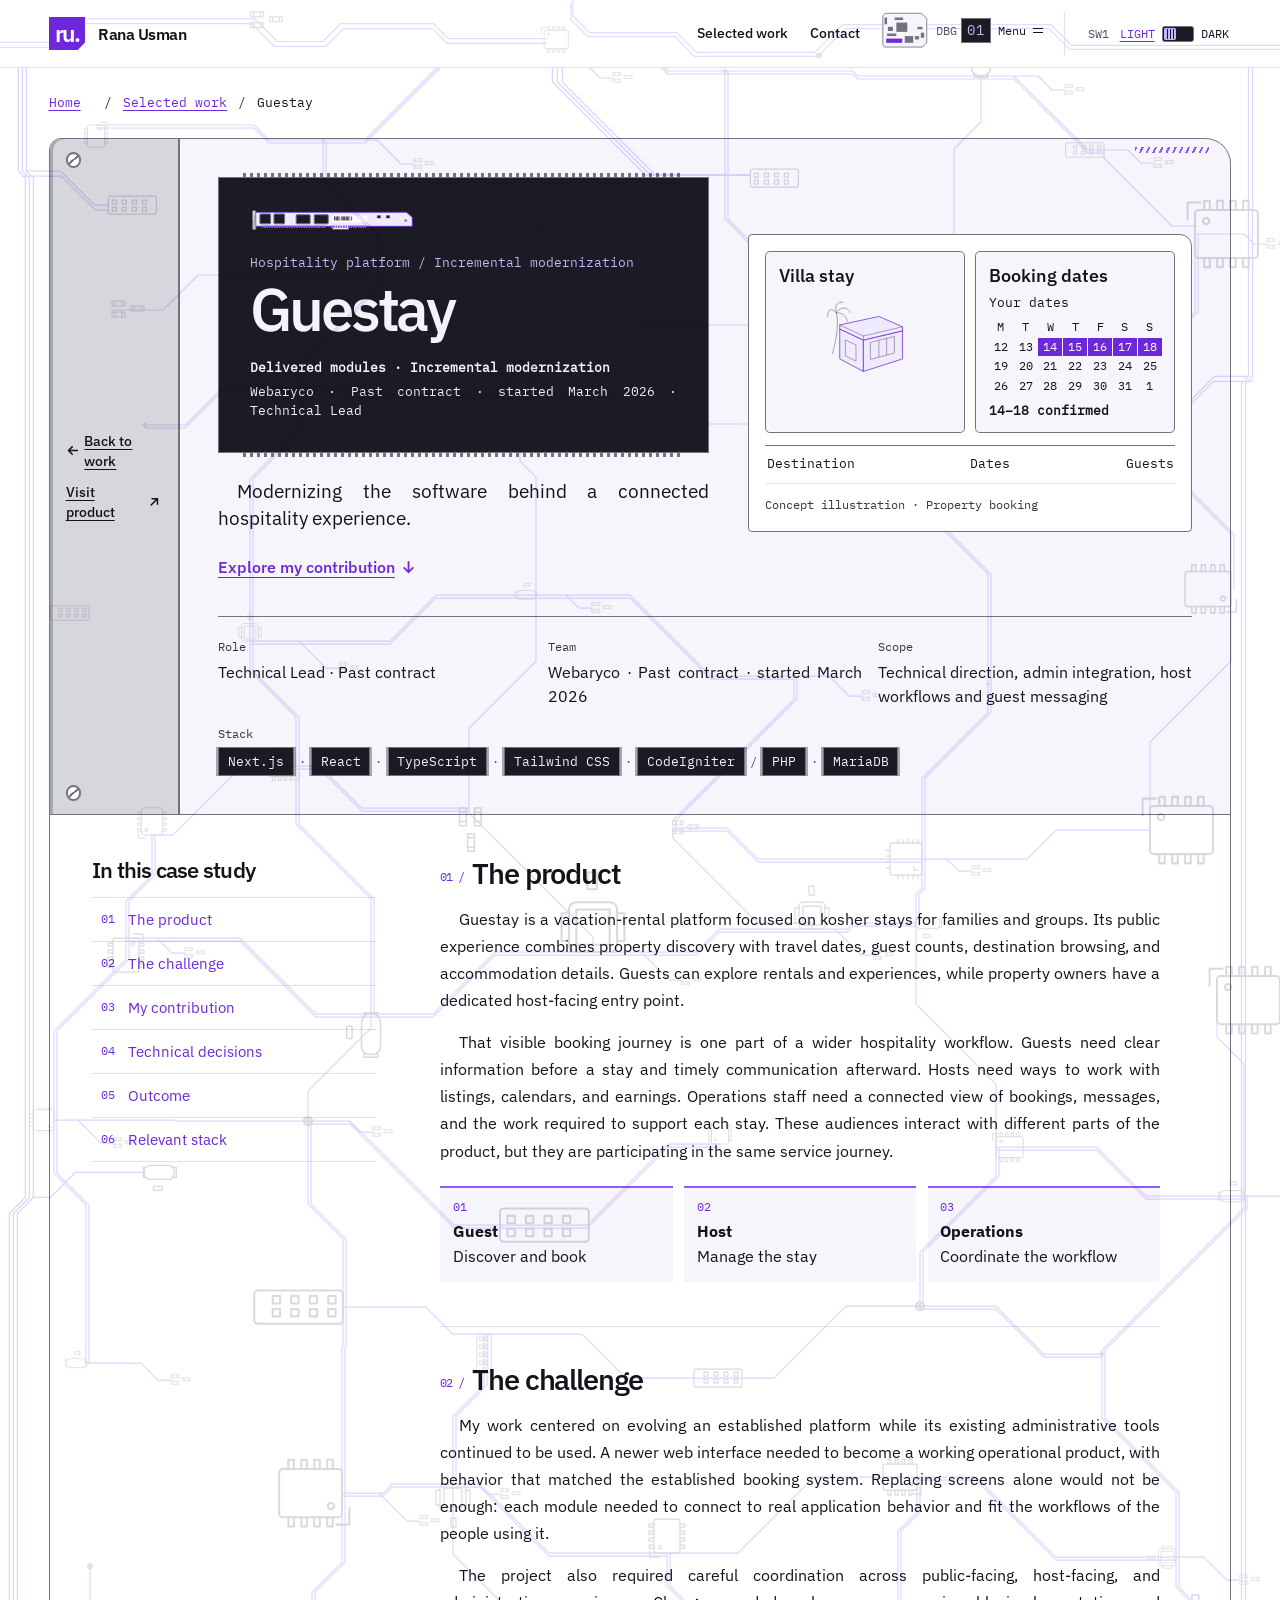
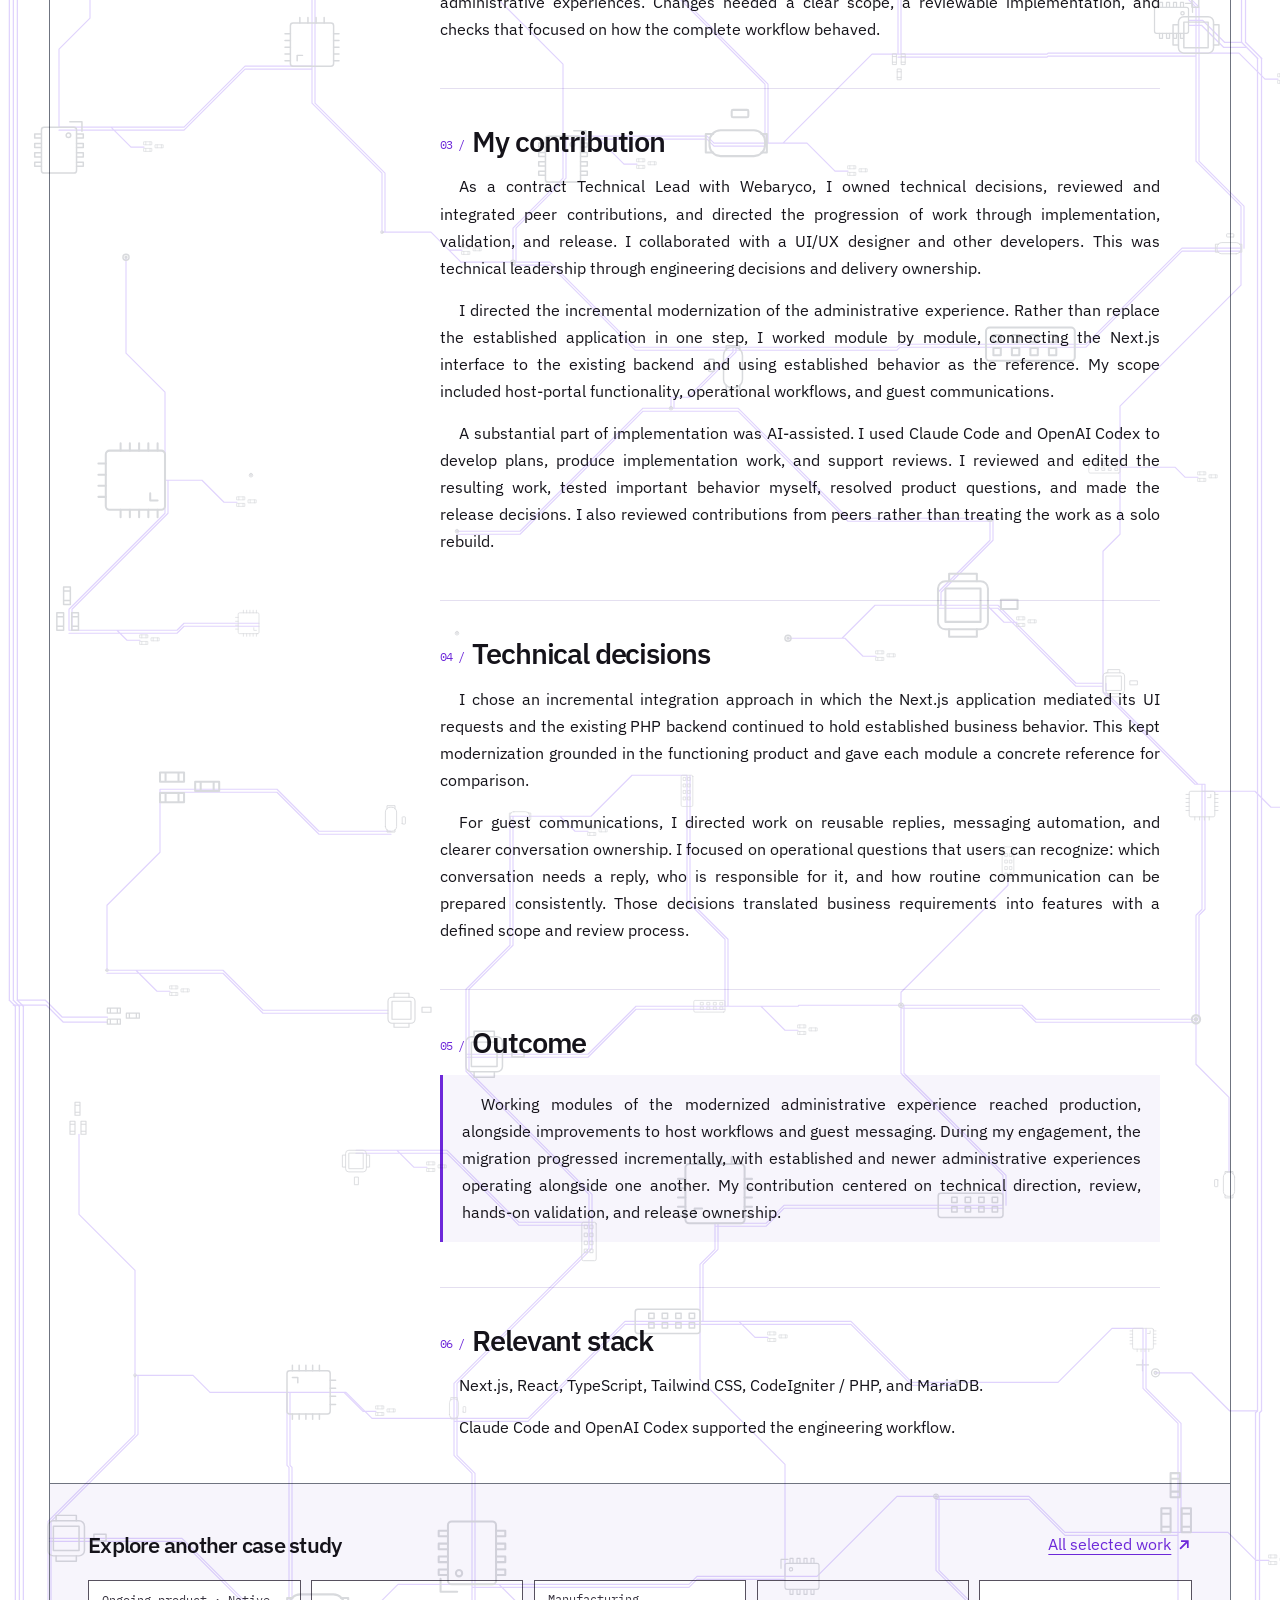
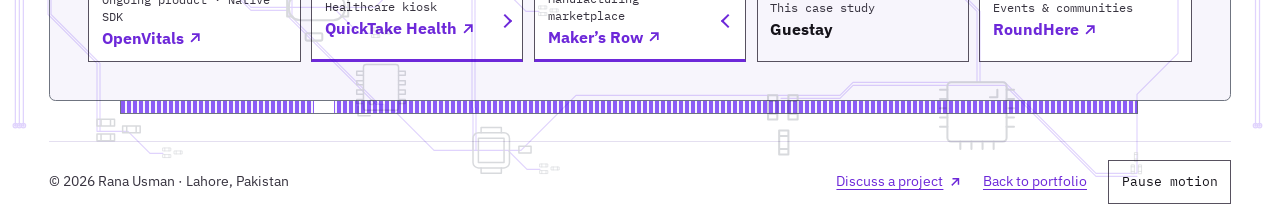
<file: case-studies/guestay.html>
<!doctype html>
<html lang="en">
<head>
  <meta charset="utf-8">
  <meta http-equiv="Content-Security-Policy" content="default-src 'none'; script-src 'self'; script-src-attr 'none'; style-src 'self'; style-src-attr 'none'; img-src 'self'; font-src 'self'; connect-src 'self'; media-src 'none'; object-src 'none'; frame-src 'none'; worker-src 'none'; manifest-src 'none'; base-uri 'none'; form-action 'none'">
  <meta name="referrer" content="strict-origin-when-cross-origin">
  <meta name="viewport" content="width=device-width, initial-scale=1">
  <meta name="color-scheme" content="light dark">
  <meta name="theme-color" content="Canvas">
  <title>Guestay case study — Rana Usman</title>
  <meta name="description" content="Modernizing the software behind a connected hospitality experience. Technical Lead · Past contract through Webaryco · started March 2026.">
  <link rel="canonical" href="https://ranausman.dev/case-studies/guestay.html">
  <meta property="og:type" content="article">
  <meta property="og:site_name" content="Rana Usman">
  <meta property="og:title" content="Guestay — Modernizing the software behind a connected hospitality experience.">
  <meta property="og:description" content="Delivered modules · Incremental modernization · Technical direction, admin integration, host workflows and guest messaging">
  <meta property="og:url" content="https://ranausman.dev/case-studies/guestay.html">
  <meta name="twitter:card" content="summary">
  <link rel="icon" href="../assets/favicon.svg?v=ru-x1-neutral1" type="image/svg+xml">
  <link rel="stylesheet" href="/motherboard/tokens.css?v=ru-x1-plex1">
  <link rel="preload" as="font" type="font/woff2" crossorigin href="/motherboard/fonts/plex-sans-latin-wght.woff2?v=ru-x1-plex1">
  <link rel="preload" as="font" type="font/woff2" crossorigin href="/motherboard/fonts/plex-mono-latin-400.woff2?v=ru-x1-plex1">
  <script src="/motherboard/finish.js?v=ru-x1-b5" blocking="render"></script>
  <link rel="stylesheet" href="/motherboard/board.css?v=ru-x1-ui4">
  <link rel="stylesheet" href="/motherboard/cases.css?v=ru-x1-b8">
  <link rel="stylesheet" href="/motherboard/reflow.css?v=ru-x1-ui4">
  <link rel="stylesheet" media="print" href="/motherboard/print.css?v=ru-x1-vomero1">
  <script src="/motherboard/site.js?v=ru-x1-vomero1" defer></script>
</head>
<body class="case-page case-rental">
  <svg class="pcb-substrate" width="0" height="0" aria-hidden="true" focusable="false" xmlns="http://www.w3.org/2000/svg">
<defs><g id="field-via"><circle r="2.25"/><circle r=".65"/></g><g id="field-soic"><rect x="0" y="-13" width="34" height="26" rx="2"/><circle cx="6" cy="-7" r="1.7"/><path d="M5-13v-5h3v5m4 0v-5h3v5m4 0v-5h3v5m4 0v-5h3v5 M5 13v5h3v-5m4 0v5h3v-5m4 0v5h3v-5m4 0v5h3v-5 M-4-8v-9h7"/></g><g id="field-qfn"><rect x="0" y="-16" width="32" height="32" rx="2"/><path d="M4-16v-4m5 4v-4m5 4v-4m5 4v-4m5 4v-4 M4 16v4m5-4v4m5-4v4m5-4v4m5-4v4 M32-9h4m-4 6h4m-4 6h4m-4 6h4 M4-11h4v4"/></g><g id="field-crystal"><rect x="0" y="-7" width="30" height="14" rx="6"/><path d="M2-5h-3v10h3m26-10h4v10h-4"/><rect x="9" y="14" width="9" height="4" rx=".7"/></g><g id="field-header"><rect x="0" y="-9" width="48" height="18" rx="2"/><path d="M4-5h4v4H4zm0 7h4v4H4zm10-7h4v4h-4zm0 7h4v4h-4zm10-7h4v4h-4zm0 7h4v4h-4zm10-7h4v4h-4zm0 7h4v4h-4z"/></g><g id="field-test"><circle r="4"/><circle r="1.5"/><path d="M7-8h12m-6-5v11"/></g><g id="field-choke"><rect x="0" y="-13" width="27" height="26" rx="4"/><path d="M4-9h19v18H4z M6-13v-4h15v4M6 13v4h15v-4"/><rect x="34" y="-3" width="9" height="5"/></g><g id="field-array"><path d="M0-9h13v5H0zM0 2h13v5H0zM19-4h13v5H19z M3-9v5m7-5v5M3 2v5m7-5v5m12-11v5m7-5v5"/></g></defs>
<svg x="1.2%" width="1" height="100%" overflow="visible"><g class="etched-traces" transform="scale(1 1)">
<svg y="1.4%" width="1" height="3.600%" overflow="visible"><path d="M0 0l3 3"/><line x1="3" y1="3" x2="3" y2="100%"/></svg>
<svg y="5%" width="1" height="30.000%" overflow="visible"><path d="M3 0l7 7"/><line x1="10" y1="7" x2="10" y2="100%"/></svg>
<svg y="35%" width="1" height="41.000%" overflow="visible"><path d="M10 0l-16 16"/><line x1="-6" y1="16" x2="-6" y2="100%"/></svg>
<svg y="76%" width="1" height="21.200%" overflow="visible"><path d="M-6 0l6 6"/><line x1="0" y1="6" x2="0" y2="100%"/></svg>
<svg x="0" y="1.4%" width="1" height="1" overflow="visible"><use href="#field-via"/></svg>
<svg x="0" y="97.2%" width="1" height="1" overflow="visible"><use href="#field-via"/></svg>
<svg y="1.4%" width="1" height="3.600%" overflow="visible"><path d="M4 0l3 3"/><line x1="7" y1="3" x2="7" y2="100%"/></svg>
<svg y="5%" width="1" height="30.000%" overflow="visible"><path d="M7 0l7 7"/><line x1="14" y1="7" x2="14" y2="100%"/></svg>
<svg y="35%" width="1" height="41.000%" overflow="visible"><path d="M14 0l-16 16"/><line x1="-2" y1="16" x2="-2" y2="100%"/></svg>
<svg y="76%" width="1" height="21.200%" overflow="visible"><path d="M-2 0l6 6"/><line x1="4" y1="6" x2="4" y2="100%"/></svg>
<svg x="4" y="1.4%" width="1" height="1" overflow="visible"><use href="#field-via"/></svg>
<svg x="4" y="97.2%" width="1" height="1" overflow="visible"><use href="#field-via"/></svg>
<svg y="1.4%" width="1" height="3.600%" overflow="visible"><path d="M8 0l3 3"/><line x1="11" y1="3" x2="11" y2="100%"/></svg>
<svg y="5%" width="1" height="30.000%" overflow="visible"><path d="M11 0l7 7"/><line x1="18" y1="7" x2="18" y2="100%"/></svg>
<svg y="35%" width="1" height="41.000%" overflow="visible"><path d="M18 0l-16 16"/><line x1="2" y1="16" x2="2" y2="100%"/></svg>
<svg y="76%" width="1" height="21.200%" overflow="visible"><path d="M2 0l6 6"/><line x1="8" y1="6" x2="8" y2="100%"/></svg>
<svg x="8" y="1.4%" width="1" height="1" overflow="visible"><use href="#field-via"/></svg>
<svg x="8" y="97.2%" width="1" height="1" overflow="visible"><use href="#field-via"/></svg>
<svg x="0" y="5%" width="1" height="1" overflow="visible"><path d="M11 0h34l34 34H93"/><path d="M7 5h39l34 34H93"/><use class="etched-parts" href="#field-header" transform="translate(93 34)"/></svg>
<svg x="0" y="35%" width="1" height="1" overflow="visible"><path d="M18 0h17l25 -25H129"/><use class="etched-parts" href="#field-crystal" transform="translate(129 -25)"/></svg>
<svg x="0" y="76%" width="1" height="1" overflow="visible"><path d="M2 0h28l17 17H92"/><path d="M-2 5h33l17 17H92"/><use class="etched-parts" href="#field-array" transform="translate(92 17)"/></svg></g></svg>
<svg x="98.4%" width="1" height="100%" overflow="visible"><g class="etched-traces" transform="scale(-1 1)">
<svg y="1.4%" width="1" height="9.600%" overflow="visible"><path d="M0 0l7 7"/><line x1="7" y1="7" x2="7" y2="100%"/></svg>
<svg y="11%" width="1" height="37.000%" overflow="visible"><path d="M7 0l7 7"/><line x1="14" y1="7" x2="14" y2="100%"/></svg>
<svg y="48%" width="1" height="40.000%" overflow="visible"><path d="M14 0l-16 16"/><line x1="-2" y1="16" x2="-2" y2="100%"/></svg>
<svg y="88%" width="1" height="9.200%" overflow="visible"><path d="M-2 0l2 2"/><line x1="0" y1="2" x2="0" y2="100%"/></svg>
<svg x="0" y="1.4%" width="1" height="1" overflow="visible"><use href="#field-via"/></svg>
<svg x="0" y="97.2%" width="1" height="1" overflow="visible"><use href="#field-via"/></svg>
<svg y="1.4%" width="1" height="9.600%" overflow="visible"><path d="M4 0l7 7"/><line x1="11" y1="7" x2="11" y2="100%"/></svg>
<svg y="11%" width="1" height="37.000%" overflow="visible"><path d="M11 0l7 7"/><line x1="18" y1="7" x2="18" y2="100%"/></svg>
<svg y="48%" width="1" height="40.000%" overflow="visible"><path d="M18 0l-16 16"/><line x1="2" y1="16" x2="2" y2="100%"/></svg>
<svg y="88%" width="1" height="9.200%" overflow="visible"><path d="M2 0l2 2"/><line x1="4" y1="2" x2="4" y2="100%"/></svg>
<svg x="4" y="1.4%" width="1" height="1" overflow="visible"><use href="#field-via"/></svg>
<svg x="4" y="97.2%" width="1" height="1" overflow="visible"><use href="#field-via"/></svg>
<svg x="0" y="11%" width="1" height="1" overflow="visible"><path d="M11 0h34l39 39H146"/><path d="M7 5h39l39 39H146"/><use class="etched-parts" href="#field-qfn" transform="translate(146 39)"/></svg>
<svg x="0" y="48%" width="1" height="1" overflow="visible"><path d="M18 0h17l22 -22H71"/><path d="M14 5h22l22 -22H71"/><use class="etched-parts" href="#field-soic" transform="translate(71 -22)"/></svg>
<svg x="0" y="88%" width="1" height="1" overflow="visible"><path d="M2 0h28l38 -38H104"/><use class="etched-parts" href="#field-test" transform="translate(104 -38)"/></svg></g></svg>
<svg x="43%" y="121" width="1" height="1" overflow="visible"><g class="etched-traces"><path d="M2 -85v46l93 93h105"/><path d="M7 -89v50l93 93h100"/><path d="M12 -93v54l93 93h95"/><use class="etched-parts" href="#field-header" transform="translate(200 57)"/></g></svg>
<svg class="pcb-field" data-seed="578" width="100%" height="100%" viewBox="0 0 1366 3569" preserveAspectRatio="none"><path class="etched-traces" d="M88 124H175l15 15V139H295M88 124V153l61 61H149V273M91 124V153l61 61H152V273M295 139H372l86 -86V53H484M295 142H372l86 -86V56H484M295 139V162l-28 28H267V223M298 139V162l-28 28H270V223M484 53H526l18 18V71H663M484 56H526l18 18V74H663M484 53h34l25 25h13M663 71H782l4 4V75H897M663 74H782l4 4V78H897M663 71h39l15 15h13M897 75H917l74 74V149H1010M897 78H917l74 74V152H1010M897 75V144l1 1H898V232M900 75V144l1 1H901V232M897 75h47l27 27h13M1010 149H1073l20 -20V129H1274M1274 129V139l-23 23H1251V205M1277 129V139l-23 23H1254V205M149 273H191l50 -50V223H267M149 276H191l50 -50V226H267M149 273V308l-64 64H85V391M152 273V308l-64 64H88V391M267 223H302l99 99V322H505M267 226H302l99 99V325H505M267 223V332l48 48H315V420M270 223V332l48 48H318V420M505 322V329l-71 71H431V409M508 322V329l-71 71H434V409M505 322h27l14 14h13M678 328H740l96 -96V232H898M678 331H740l96 -96V235H898M678 328V384l13 13H691V443M681 328V384l13 13H694V443M898 232V316l-36 36H862V429M901 232V316l-36 36H865V429M1108 243H1173l38 -38V205H1251M1108 243V284l-99 99H1009V457M1111 243V284l-99 99H1012V457M1251 205V243l20 20H1271V411M85 391H198l29 29V420H315M85 391h22l23 23h13M315 420V541l4 4H319V678M315 420h23l19 19h13M431 409H483l34 34V443H691M431 409V440l110 110H541V583M434 409V440l110 110H544V583M691 443H753l14 -14V429H862M691 446H753l14 -14V432H862M691 443V484l34 34H725V649M694 443V484l34 34H728V649M862 429H944l28 28V457H1009M862 432H944l28 28V460H1009M1009 457H1110l46 -46V411H1271M1009 460H1110l46 -46V414H1271M1009 457V544l6 6H1015V622M1012 457V544l6 6H1018V622M1271 411V453l-70 70H1201V642M141 670H222l8 8V678H319M141 673H222l8 8V681H319M319 678H412l95 -95V583H541M319 681H412l95 -95V586H541M319 678V749l-48 48H271V823M319 678h21l18 18h13M541 583V644l-35 35H506V752M725 649H750l68 -68V581H856M725 652H750l68 -68V584H856M725 649V700l5 5H730V826M856 581H884l41 41V622H1015M856 584H884l41 41V625H1015M856 581V659l77 77H933V765M859 581V659l77 77H936V765M1015 622H1102l20 20V642H1201M1015 625H1102l20 20V645H1201M1015 622h32l26 26h13M63 851H154l28 -28V823H271M63 854H154l28 -28V826H271M63 851V880l74 74H137V991M66 851V880l74 74H140V991M271 823V838l-27 27H244V932M274 823V838l-27 27H247V932M271 823h37l28 28h13M506 752H541l74 74V826H730M506 755H541l74 74V829H730M506 752V814l-29 29H477V933M506 752h29l11 11h13M730 826V870l-77 77H653V1036M733 826V870l-77 77H656V1036M730 826h22l10 10h13M933 765V809l-79 79H854V956M936 765V809l-79 79H857V956M933 765h25l23 23h13M1133 742H1191l6 -6V736H1228M1133 745H1191l6 -6V739H1228M1133 742h47l20 20h13M1228 736h31l16 16h13M137 991H151l59 -59V932H244M137 991V1020l-59 59H78V1172M140 991V1020l-59 59H81V1172M137 991h30l15 15h13M244 932V978l70 70H314V1117M477 933H515l103 103V1036H653M477 933V1021l-34 34H443V1143M480 933V1021l-34 34H446V1143M653 1036V1127l25 25H678V1188M656 1036V1127l25 25H681V1188M653 1036h39l26 26h13M854 956V1033l-13 13H841V1116M1106 958H1193l48 48V1006H1333M1106 958h45l18 18h13M1333 1006V1036l-80 80H1253V1195M1336 1006V1036l-80 80H1256V1195M78 1172H157l55 -55V1117H314M78 1172V1211l39 39H117V1301M81 1172V1211l39 39H120V1301M314 1117V1168l-94 94H220V1293M317 1117V1168l-94 94H223V1293M443 1143V1214l-28 28H415V1360M678 1188V1227l-34 34H644V1285M681 1188V1227l-34 34H647V1285M678 1188h34l22 22h13M1008 1163H1155l32 32V1195H1253M1008 1166H1155l32 32V1198H1253M1253 1195V1224l8 8H1261V1294M1256 1195V1224l8 8H1264V1294M117 1301h45l17 17h13M220 1293H284l67 67V1360H415M220 1296H284l67 67V1363H415M220 1293h50l10 10h13M415 1360H506l75 -75V1285H644M415 1363H506l75 -75V1288H644M415 1360h44l10 10h13M1030 1355H1108l61 -61V1294H1261M1030 1355h52l18 18h13M1261 1294V1421l-11 11H1250V1488M1264 1294V1421l-11 11H1253V1488M125 1542H239l7 7V1549H309M125 1545H239l7 7V1552H309M125 1542V1642l-40 40H85V1751M128 1542V1642l-40 40H88V1751M309 1549H329l89 -89V1460H431M309 1552H329l89 -89V1463H431M309 1549V1643l7 7H316V1748M704 1460H804l24 24V1484H896M704 1460V1601l32 32H736V1704M707 1460V1601l32 32H739V1704M704 1460h46l15 15h13M896 1484V1572l-81 81H815V1700M899 1484V1572l-81 81H818V1700M1130 1458V1517l-126 126H1004V1755M1250 1488V1538l-51 51H1199V1633M1253 1488V1538l-51 51H1202V1633M1250 1488h48l16 16h13M85 1751H195l3 -3V1748H316M85 1754H195l3 -3V1751H316M85 1751h27l21 21h13M550 1653H628l51 51V1704H736M550 1656H628l51 51V1707H736M550 1653V1692l-96 96H454V1853M553 1653V1692l-96 96H457V1853M736 1704H767l4 -4V1700H815M736 1704h33l24 24h13M815 1700H873l55 55V1755H1004M815 1703H873l55 55V1758H1004M815 1700V1803l-7 7H808V1856M818 1700V1803l-7 7H811V1856M1004 1755H1032l122 -122V1633H1199M1199 1633V1697l49 49H1248V1829M125 1921H163l51 -51V1870H244M125 1924H163l51 -51V1873H244M125 1921h38l17 17h13M244 1870V1889l97 97H341V2011M247 1870V1889l97 97H344V2011M454 1853H485l6 -6V1847H627M454 1856H485l6 -6V1850H627M454 1853V1884l99 99H553V2052M457 1853V1884l99 99H556V2052M808 1856H1031l5 5V1861H1111M808 1859H1031l5 5V1864H1111M808 1856V1943l15 15H823V1997M811 1856V1943l15 15H826V1997M1111 1861H1177l32 -32V1829H1248M1111 1864H1177l32 -32V1832H1248M1111 1861V2016l6 6H1117V2099M1114 1861V2016l6 6H1120V2099M1111 1861h32l12 12h13M33 2084H150l73 -73V2011H341M33 2087H150l73 -73V2014H341M33 2084V2094l65 65H98V2190M36 2084V2094l65 65H101V2190M341 2011H473l41 41V2052H553M341 2014H473l41 41V2055H553M341 2011V2080l14 14H355V2230M341 2011h35l16 16h13M553 2052H625l15 -15V2037H662M662 2037H705l40 -40V1997H823M662 2040H705l40 -40V2000H823M662 2037h53l21 21h13M823 1997H925l102 102V2099H1117M823 2000H925l102 102V2102H1117M823 1997V2049l1 1H824V2225M826 1997V2049l1 1H827V2225M1117 2099H1175l86 -86V2013H1295M1117 2102H1175l86 -86V2016H1295M1117 2099V2165l-23 23H1094V2239M1117 2099h49l9 9h13M1295 2013V2094l-52 52H1243V2174M1298 2013V2094l-52 52H1246V2174M1295 2013h25l27 27h13M98 2190H196l40 40V2230H355M355 2230H368l43 43V2273H426M355 2233H368l43 43V2276H426M355 2230V2332l-11 11H344V2440M358 2230V2332l-11 11H347V2440M426 2273H541l47 -47V2226H663M426 2273V2361l33 33H459V2441M663 2226H718l1 -1V2225H824M663 2229H718l1 -1V2228H824M663 2226h49l18 18h13M824 2225H873l14 14V2239H1094M824 2225V2249l105 105H929V2390M827 2225V2249l105 105H932V2390M1094 2239H1136l65 -65V2174H1243M1094 2239V2307l5 5H1099V2414M1097 2239V2307l5 5H1102V2414M131 2368H174l72 72V2440H344M131 2371H174l72 72V2443H344M131 2368V2422l-106 106H25V2634M131 2368h32l10 10h13M344 2440H407l1 1V2441H459M344 2440V2444l-82 82H250V2538M347 2440V2444l-82 82H253V2538M459 2441H553l17 -17V2424H722M459 2441V2491l26 26H485V2598M459 2441h33l25 25h13M722 2424V2464l-67 67H655V2545M929 2390H967l24 24V2414H1099M929 2393H967l24 24V2417H1099M929 2390V2421l-105 105H824V2575M932 2390V2421l-105 105H827V2575M1099 2414H1146l16 16V2430H1238M1099 2414V2532l-54 54H1045V2643M1102 2414V2532l-54 54H1048V2643M1099 2414h27l10 10h13M1238 2430V2495l-26 26H1212V2620M25 2634H93l96 -96V2538H250M25 2637H93l96 -96V2541H250M25 2634V2668l107 107H132V2791M28 2634V2668l107 107H135V2791M250 2538H360l60 60V2598H485M250 2538V2609l21 21H271V2712M253 2538V2609l21 21H274V2712M485 2598H553l53 -53V2545H655M485 2601H553l53 -53V2548H655M485 2598V2665l7 7H492V2747M488 2598V2665l7 7H495V2747M485 2598h43l15 15h13M655 2545V2620l19 19H674V2766M658 2545V2620l19 19H677V2766M655 2545h20l26 26h13M824 2575V2589l110 110H934V2745M1045 2643H1123l23 -23V2620H1212M1045 2643V2675l-27 27H1018V2785M1045 2643h26l20 20h13M132 2791H153l79 -79V2712H271M132 2794H153l79 -79V2715H271M132 2791V2824l-19 19H113V2895M135 2791V2824l-19 19H116V2895M271 2712H316l35 35V2747H492M492 2747H530l19 19V2766H674M492 2750H530l19 19V2769H674M492 2747V2832l-13 13H479V2998M674 2766H755l21 -21V2745H934M674 2769H755l21 -21V2748H934M674 2766V2814l54 54H728V2913M677 2766V2814l54 54H731V2913M934 2745H951l40 40V2785H1018M934 2748H951l40 40V2788H1018M934 2745V2785l-53 53H881V2911M937 2745V2785l-53 53H884V2911M934 2745h34l27 27h13M1018 2785H1135l55 -55V2730H1300M1018 2788H1135l55 -55V2733H1300M1018 2785h42l28 28h13M1300 2730V2802l11 11H1311V2934M1303 2730V2802l11 11H1314V2934M1300 2730h52l21 21h13M113 2895H146l91 91V2986H259M113 2898H146l91 91V2989H259M259 2986H375l12 12V2998H479M259 2989H375l12 12V3001H479M259 2986V3014l1 1H260V3088M262 2986V3014l1 1H263V3088M259 2986h26l21 21h13M479 2998H604l85 -85V2913H728M479 2998V3004l73 73H552V3089M479 2998h41l23 23h13M728 2913H771l2 -2V2911H881M728 2916H771l2 -2V2914H881M728 2913V2936l-113 113H615V3064M728 2913h32l13 13h13M881 2911H1025l3 3V2914H1116M881 2914H1025l3 3V2917H1116M881 2911h48l17 17h13M1116 2914H1149l20 20V2934H1311M1116 2917H1149l20 20V2937H1311M1116 2914V2958l-81 81H1035V3128M1119 2914V2958l-81 81H1038V3128M1311 2934V3039l-8 8H1303V3158M1314 2934V3039l-8 8H1306V3158M1311 2934h35l27 27h13M144 3099H214l11 -11V3088H260M144 3102H214l11 -11V3091H260M260 3088V3162l99 99H359V3303M263 3088V3162l99 99H362V3303M260 3088h27l25 25h13M552 3089H559l25 -25V3064H615M552 3092H559l25 -25V3067H615M615 3064H684l110 110V3174H908M615 3064V3095l43 43H658V3258M615 3064h27l19 19h13M908 3174H960l46 -46V3128H1035M908 3177H960l46 -46V3131H1035M908 3174h33l12 12h13M1035 3128V3194l-30 30H1005V3253M1038 3128V3194l-30 30H1008V3253M1035 3128h50l25 25h13M1303 3158V3168l-91 91H1212V3269M49 3237H120l66 66V3303H359M49 3240H120l66 66V3306H359M49 3237V3278l78 78H127V3504M52 3237V3278l78 78H130V3504M49 3237h38l24 24h13M359 3303V3337l-34 34H325V3422M362 3303V3337l-34 34H328V3422M532 3249H579l9 9V3258H658M532 3252H579l9 9V3261H658M532 3249V3374l-10 10H522V3513M535 3249V3374l-10 10H525V3513M896 3267H965l14 -14V3253H1005M1005 3253H1126l16 16V3269H1212M1005 3256H1126l16 16V3272H1212M1005 3253V3326l61 61H1066V3488M1008 3253V3326l61 61H1069V3488M1005 3253h40l9 9h13M1212 3269V3380l90 90H1302V3529M1212 3269h49l28 28h13M127 3504H212l82 -82V3422H325M127 3507H212l82 -82V3425H325M325 3422H389l91 91V3513H522M325 3425H389l91 91V3516H522"/><g class="etched-parts"><use href="#field-soic" transform="translate(88 124) rotate(90) scale(0.65)"/><use href="#field-via" transform="translate(295 139) rotate(270) scale(0.65)"/><use href="#field-array" transform="translate(484 53) scale(1.85)"/><use href="#field-array" transform="translate(556 78) scale(.6)"/><use href="#field-via" transform="translate(663 71) scale(0.8)"/><use href="#field-array" transform="translate(730 86) scale(.6)"/><use href="#field-crystal" transform="translate(897 75) rotate(270) scale(1.35)"/><use href="#field-array" transform="translate(984 102) scale(.6)"/><use href="#field-header" transform="translate(1010 149) rotate(180) scale(0.8)"/><use href="#field-array" transform="translate(1274 129)"/><use href="#field-via" transform="translate(149 273) rotate(90) scale(0.65)"/><use href="#field-qfn" transform="translate(267 223) rotate(270) scale(0.65)"/><use href="#field-via" transform="translate(505 322) rotate(180) scale(1.35)"/><use href="#field-array" transform="translate(559 336) scale(.6)"/><use href="#field-via" transform="translate(678 328) scale(0.65)"/><use href="#field-soic" transform="translate(898 232) scale(1.85)"/><use href="#field-via" transform="translate(1108 243) rotate(90) scale(0.8)"/><use href="#field-qfn" transform="translate(1251 205) rotate(180) scale(0.65)"/><use href="#field-soic" transform="translate(85 391) rotate(270)"/><use href="#field-array" transform="translate(143 414) scale(.6)"/><use href="#field-crystal" transform="translate(315 420) rotate(90)"/><use href="#field-array" transform="translate(370 439) scale(.6)"/><use href="#field-soic" transform="translate(431 409) rotate(180)"/><use href="#field-array" transform="translate(691 443) rotate(270)"/><use href="#field-header" transform="translate(862 429) rotate(180) scale(0.8)"/><use href="#field-choke" transform="translate(1009 457) rotate(270) scale(0.65)"/><use href="#field-crystal" transform="translate(1271 411) rotate(180) scale(0.65)"/><use href="#field-via" transform="translate(141 670) rotate(180) scale(0.8)"/><use href="#field-via" transform="translate(319 678) rotate(270) scale(0.65)"/><use href="#field-array" transform="translate(371 696) scale(.6)"/><use href="#field-soic" transform="translate(541 583) rotate(180) scale(1.35)"/><use href="#field-soic" transform="translate(725 649) rotate(270) scale(0.8)"/><use href="#field-soic" transform="translate(856 581) rotate(180) scale(0.8)"/><use href="#field-array" transform="translate(1015 622) rotate(90) scale(1.35)"/><use href="#field-array" transform="translate(1086 648) scale(.6)"/><use href="#field-array" transform="translate(1201 642) scale(0.8)"/><use href="#field-qfn" transform="translate(63 851) rotate(180)"/><use href="#field-soic" transform="translate(271 823) scale(1.85)"/><use href="#field-array" transform="translate(349 851) scale(.6)"/><use href="#field-soic" transform="translate(506 752) rotate(90)"/><use href="#field-array" transform="translate(559 763) scale(.6)"/><use href="#field-crystal" transform="translate(730 826) rotate(90) scale(1.35)"/><use href="#field-array" transform="translate(775 836) scale(.6)"/><use href="#field-choke" transform="translate(933 765) rotate(270) scale(1.85)"/><use href="#field-array" transform="translate(994 788) scale(.6)"/><use href="#field-choke" transform="translate(1133 742) rotate(270)"/><use href="#field-array" transform="translate(1213 762) scale(.6)"/><use href="#field-crystal" transform="translate(1228 736) scale(0.8)"/><use href="#field-array" transform="translate(1288 752) scale(.6)"/><use href="#field-soic" transform="translate(137 991) scale(1.85)"/><use href="#field-array" transform="translate(195 1006) scale(.6)"/><use href="#field-qfn" transform="translate(244 932) rotate(180) scale(0.65)"/><use href="#field-via" transform="translate(477 933) rotate(90) scale(1.85)"/><use href="#field-header" transform="translate(653 1036) scale(1.85)"/><use href="#field-array" transform="translate(731 1062) scale(.6)"/><use href="#field-soic" transform="translate(854 956) rotate(270) scale(0.65)"/><use href="#field-soic" transform="translate(1106 958) scale(0.8)"/><use href="#field-array" transform="translate(1182 976) scale(.6)"/><use href="#field-crystal" transform="translate(1333 1006) rotate(180) scale(0.8)"/><use href="#field-crystal" transform="translate(78 1172) rotate(180) scale(0.65)"/><use href="#field-header" transform="translate(314 1117) rotate(180) scale(1.85)"/><use href="#field-header" transform="translate(443 1143) rotate(90) scale(0.8)"/><use href="#field-header" transform="translate(678 1188) rotate(180)"/><use href="#field-array" transform="translate(747 1210) scale(.6)"/><use href="#field-via" transform="translate(841 1116) rotate(270) scale(1.85)"/><use href="#field-via" transform="translate(1008 1163) scale(0.8)"/><use href="#field-via" transform="translate(1253 1195)"/><use href="#field-soic" transform="translate(117 1301) rotate(180) scale(1.85)"/><use href="#field-array" transform="translate(192 1318) scale(.6)"/><use href="#field-choke" transform="translate(220 1293) rotate(90)"/><use href="#field-array" transform="translate(293 1303) scale(.6)"/><use href="#field-soic" transform="translate(415 1360) rotate(270)"/><use href="#field-array" transform="translate(482 1370) scale(.6)"/><use href="#field-soic" transform="translate(644 1285) rotate(180)"/><use href="#field-choke" transform="translate(880 1365) rotate(180) scale(0.65)"/><use href="#field-soic" transform="translate(1030 1355) rotate(90) scale(1.35)"/><use href="#field-array" transform="translate(1113 1373) scale(.6)"/><use href="#field-qfn" transform="translate(1261 1294) rotate(270) scale(1.35)"/><use href="#field-soic" transform="translate(125 1542) rotate(90) scale(1.35)"/><use href="#field-crystal" transform="translate(309 1549) rotate(180) scale(1.85)"/><use href="#field-array" transform="translate(431 1460) rotate(90) scale(0.8)"/><use href="#field-choke" transform="translate(704 1460) rotate(270) scale(1.35)"/><use href="#field-array" transform="translate(778 1475) scale(.6)"/><use href="#field-via" transform="translate(896 1484) scale(1.35)"/><use href="#field-via" transform="translate(1130 1458) scale(0.65)"/><use href="#field-via" transform="translate(1250 1488) rotate(270)"/><use href="#field-array" transform="translate(1327 1504) scale(.6)"/><use href="#field-crystal" transform="translate(85 1751) rotate(90) scale(1.35)"/><use href="#field-array" transform="translate(146 1772) scale(.6)"/><use href="#field-header" transform="translate(316 1748) scale(1.85)"/><use href="#field-crystal" transform="translate(550 1653) rotate(180) scale(0.8)"/><use href="#field-qfn" transform="translate(736 1704) rotate(180) scale(1.85)"/><use href="#field-array" transform="translate(806 1728) scale(.6)"/><use href="#field-via" transform="translate(815 1700) rotate(270) scale(0.8)"/><use href="#field-via" transform="translate(1004 1755) rotate(270) scale(0.8)"/><use href="#field-via" transform="translate(1199 1633) rotate(270) scale(0.8)"/><use href="#field-via" transform="translate(125 1921) rotate(180) scale(1.35)"/><use href="#field-array" transform="translate(193 1938) scale(.6)"/><use href="#field-header" transform="translate(244 1870) rotate(180) scale(0.65)"/><use href="#field-array" transform="translate(454 1853) rotate(270) scale(1.35)"/><use href="#field-qfn" transform="translate(627 1847) rotate(180) scale(0.65)"/><use href="#field-via" transform="translate(808 1856) rotate(270) scale(0.8)"/><use href="#field-via" transform="translate(1111 1861) scale(1.35)"/><use href="#field-array" transform="translate(1168 1873) scale(.6)"/><use href="#field-choke" transform="translate(1248 1829) scale(1.85)"/><use href="#field-choke" transform="translate(33 2084) scale(0.8)"/><use href="#field-array" transform="translate(341 2011) scale(1.85)"/><use href="#field-array" transform="translate(405 2027) scale(.6)"/><use href="#field-crystal" transform="translate(553 2052) rotate(270) scale(0.8)"/><use href="#field-crystal" transform="translate(662 2037) scale(0.65)"/><use href="#field-array" transform="translate(749 2058) scale(.6)"/><use href="#field-header" transform="translate(823 1997) rotate(90) scale(0.65)"/><use href="#field-header" transform="translate(1117 2099) rotate(270) scale(0.65)"/><use href="#field-array" transform="translate(1188 2108) scale(.6)"/><use href="#field-qfn" transform="translate(1295 2013) rotate(90) scale(0.8)"/><use href="#field-array" transform="translate(1360 2040) scale(.6)"/><use href="#field-via" transform="translate(98 2190) rotate(180) scale(0.65)"/><use href="#field-choke" transform="translate(355 2230)"/><use href="#field-choke" transform="translate(426 2273) scale(1.35)"/><use href="#field-header" transform="translate(663 2226) rotate(180) scale(0.65)"/><use href="#field-array" transform="translate(743 2244) scale(.6)"/><use href="#field-via" transform="translate(824 2225) rotate(90)"/><use href="#field-via" transform="translate(1094 2239) rotate(90) scale(1.85)"/><use href="#field-array" transform="translate(1243 2174) rotate(270)"/><use href="#field-choke" transform="translate(131 2368) rotate(90) scale(0.8)"/><use href="#field-array" transform="translate(186 2378) scale(.6)"/><use href="#field-header" transform="translate(344 2440) rotate(90) scale(0.8)"/><use href="#field-qfn" transform="translate(459 2441) rotate(270) scale(1.85)"/><use href="#field-array" transform="translate(530 2466) scale(.6)"/><use href="#field-header" transform="translate(722 2424) rotate(180) scale(1.35)"/><use href="#field-crystal" transform="translate(929 2390) rotate(90) scale(0.8)"/><use href="#field-via" transform="translate(1099 2414) rotate(90) scale(0.65)"/><use href="#field-array" transform="translate(1149 2424) scale(.6)"/><use href="#field-qfn" transform="translate(1238 2430) scale(1.35)"/><use href="#field-crystal" transform="translate(25 2634) rotate(270) scale(0.65)"/><use href="#field-header" transform="translate(250 2538) rotate(180) scale(1.35)"/><use href="#field-via" transform="translate(485 2598) rotate(90)"/><use href="#field-array" transform="translate(556 2613) scale(.6)"/><use href="#field-qfn" transform="translate(655 2545) rotate(90) scale(0.65)"/><use href="#field-array" transform="translate(714 2571) scale(.6)"/><use href="#field-choke" transform="translate(824 2575) scale(1.35)"/><use href="#field-crystal" transform="translate(1045 2643) scale(1.85)"/><use href="#field-array" transform="translate(1104 2663) scale(.6)"/><use href="#field-soic" transform="translate(1212 2620) rotate(270) scale(1.85)"/><use href="#field-soic" transform="translate(132 2791)"/><use href="#field-via" transform="translate(271 2712)"/><use href="#field-array" transform="translate(492 2747) rotate(270) scale(1.85)"/><use href="#field-array" transform="translate(674 2766) scale(1.35)"/><use href="#field-soic" transform="translate(934 2745) rotate(270) scale(1.35)"/><use href="#field-array" transform="translate(1008 2772) scale(.6)"/><use href="#field-choke" transform="translate(1018 2785) scale(1.35)"/><use href="#field-array" transform="translate(1101 2813) scale(.6)"/><use href="#field-array" transform="translate(1300 2730) rotate(90) scale(1.85)"/><use href="#field-array" transform="translate(1386 2751) scale(.6)"/><use href="#field-qfn" transform="translate(113 2895) rotate(90) scale(1.85)"/><use href="#field-array" transform="translate(259 2986) rotate(270) scale(0.65)"/><use href="#field-array" transform="translate(319 3007) scale(.6)"/><use href="#field-qfn" transform="translate(479 2998) rotate(270) scale(1.35)"/><use href="#field-array" transform="translate(556 3021) scale(.6)"/><use href="#field-array" transform="translate(728 2913) rotate(180) scale(0.8)"/><use href="#field-array" transform="translate(786 2926) scale(.6)"/><use href="#field-via" transform="translate(881 2911) scale(1.35)"/><use href="#field-array" transform="translate(959 2928) scale(.6)"/><use href="#field-via" transform="translate(1116 2914) rotate(180) scale(0.65)"/><use href="#field-qfn" transform="translate(1311 2934) rotate(180) scale(0.8)"/><use href="#field-array" transform="translate(1386 2961) scale(.6)"/><use href="#field-crystal" transform="translate(144 3099) rotate(270)"/><use href="#field-via" transform="translate(260 3088) scale(1.35)"/><use href="#field-array" transform="translate(325 3113) scale(.6)"/><use href="#field-qfn" transform="translate(552 3089) rotate(270)"/><use href="#field-array" transform="translate(615 3064)"/><use href="#field-array" transform="translate(674 3083) scale(.6)"/><use href="#field-qfn" transform="translate(908 3174) rotate(180) scale(1.85)"/><use href="#field-array" transform="translate(966 3186) scale(.6)"/><use href="#field-crystal" transform="translate(1035 3128) scale(0.8)"/><use href="#field-array" transform="translate(1123 3153) scale(.6)"/><use href="#field-crystal" transform="translate(1303 3158) rotate(90) scale(1.35)"/><use href="#field-crystal" transform="translate(49 3237) rotate(270)"/><use href="#field-array" transform="translate(124 3261) scale(.6)"/><use href="#field-header" transform="translate(359 3303) rotate(90) scale(0.65)"/><use href="#field-via" transform="translate(532 3249) rotate(90) scale(1.85)"/><use href="#field-array" transform="translate(658 3258) scale(1.35)"/><use href="#field-soic" transform="translate(896 3267) rotate(270) scale(1.85)"/><use href="#field-via" transform="translate(1005 3253) scale(0.65)"/><use href="#field-array" transform="translate(1067 3262) scale(.6)"/><use href="#field-crystal" transform="translate(1212 3269) rotate(180) scale(0.65)"/><use href="#field-array" transform="translate(1302 3297) scale(.6)"/><use href="#field-via" transform="translate(127 3504) rotate(270) scale(0.8)"/><use href="#field-via" transform="translate(325 3422) rotate(270) scale(1.35)"/><use href="#field-via" transform="translate(522 3513) rotate(180) scale(0.8)"/><use href="#field-crystal" transform="translate(745 3416) rotate(270) scale(1.35)"/><use href="#field-crystal" transform="translate(910 3508) rotate(180) scale(0.8)"/><use href="#field-soic" transform="translate(1066 3488) rotate(90)"/><use href="#field-soic" transform="translate(1302 3529)"/></g></svg>
</svg>
  <a class="skip" href="#main">Skip to case study</a>
  <svg class="library" width="0" height="0" aria-hidden="true" focusable="false"><defs>
    <linearGradient id="steel" x2=".8" y2="1" gradientUnits="objectBoundingBox">
      <stop class="metal-light" /><stop offset=".43" class="metal-light" /><stop offset=".46" class="metal-mid" /><stop offset="1" class="metal-light" /></linearGradient>
    <linearGradient id="lid" x2="1" y2=".8"><stop class="mask-stop" /><stop offset=".65" class="metal-light" /><stop offset="1" class="mask-stop" /></linearGradient>
    <pattern id="fingers" width="3" height="6" patternUnits="userSpaceOnUse"><rect width="2" height="6" class="pad" /></pattern>
    <pattern id="pins" width="3" height="3" patternUnits="userSpaceOnUse"><rect width="3" height="3" class="black" /><circle cx="1.5" cy="1.5" r=".65" class="silver" /></pattern>
    <pattern id="bars" width="12" height="12" patternUnits="userSpaceOnUse"><path d="M0 0V12 M2 0V12 M6 0V12 M10 0V12" class="bar-line" /><path d="M4 0V12 M8 0V12" class="bar-heavy" /></pattern>
    <pattern id="mask-weave" width="8" height="8" patternUnits="userSpaceOnUse"><circle cx="1" cy="1" r=".62" class="mesh-dot" /></pattern>
    <g id="p-smd"><rect x="0" y="0" width="7" height="3" rx="0" class="silver" /><rect x="1.6" y="-0.2" width="3.8" height="3.4" rx="0" class="black" /></g><g id="p-expansion-2"><path d="M4 2H188L195 8V19H118V23H98V19H4Z" class="accent-mask" /><rect x="1" y="0" width="4" height="23" rx="1" class="machined" /><rect x="10" y="4" width="13" height="12" rx="1" class="black-edge" /><rect x="27" y="4" width="13" height="12" rx="1" class="black-edge" /><rect x="54" y="5" width="17" height="11" rx="1" class="black-edge" /><rect x="76" y="5" width="17" height="11" rx="1" class="black-edge" /><rect x="98" y="6" width="42" height="8" rx="0" class="paper" /><rect x="100" y="7" width="22" height="5" rx="0" class="barcode" /><use href="#p-smd" transform="translate(151 6) rotate(0) scale(1)" /><use href="#p-smd" transform="translate(162 6) rotate(0) scale(1)" /><rect x="12" y="18" width="78" height="3" rx="0" class="contacts" /><rect x="95" y="18" width="44" height="3" rx="0" class="contacts" /><circle cx="187" cy="12" r="1.6" class="pad" /></g></defs></svg><header class="mast"><svg class="mast-etch" width="0" height="0" aria-hidden="true" focusable="false" viewBox="0 0 1366 68" preserveAspectRatio="xMidYMid slice">
  <g class="etched-traces" transform="translate(-22 0)"><path d="M-200 43H116l24-24h175l23 23h46l18-18h94l15 15h100m-811 9H118l24-24h170l23 23h52l18-18h90l15 15h101 M635 3v17l17 17h88l20 20h125l28-28h206l21 21h340m-843-50v16l17 17h88l20 20h120l28-28h211l21 21h337"/></g>
  <g class="etched-parts" transform="translate(-22 0)"><use href="#field-soic" transform="translate(608 40) scale(.72)"/><use href="#field-array" x="311" y="21"/><use href="#field-via" x="886" y="56"/></g>
</svg><div class="mast-inner">
  <a class="brand" href="../index.html"><span class="brand-mark" aria-hidden="true">ru.</span><span class="brand-domain" aria-hidden="true">Rana Usman</span><span class="sr-only">Rana Usman, home</span></a>
  <nav class="head-links" aria-label="Main navigation"><a href="../index.html#work">Selected work</a><a href="../index.html#contact">Contact</a></nav>
  <details class="navigator"><summary><svg aria-hidden="true" focusable="false" class="mini-art" viewBox="0 0 55 43"><path d="M4 1H47L53 7V36L48 41H3L1 38V4Z" class="mask-edge"/><rect x="17" y="12" width="13" height="11" rx="0" class="mini-foot mini-cpu"/><rect x="5" y="31" width="19" height="5" rx="0" class="mini-foot mini-pcie"/><rect x="27" y="28" width="10" height="8" rx="0" class="mini-foot mini-pch"/><rect x="7" y="17" width="6" height="5" rx="0" class="mini-foot mini-history"/><rect x="6" y="25" width="11" height="3" rx="0" class="mini-foot mini-m2"/><rect x="15" y="6" width="10" height="3" rx="0" class="mini-foot mini-vrm"/><rect x="39" y="28" width="5" height="4" rx="0" class="mini-foot mini-tpm"/><rect x="46" y="24" width="4" height="6" rx="0" class="mini-foot mini-storage"/><rect x="42" y="17" width="6" height="3" rx="0" class="mini-foot mini-fan"/><rect x="3" y="6" width="3" height="8" rx="0" class="mini-foot mini-io"/></svg><span class="dbg-unit" aria-hidden="true"><small>DBG</small><b data-debug>01</b></span><span>Menu</span><i aria-hidden="true"></i></summary>
    <nav aria-label="Chapter menu"><ol><li><a data-chapter="pcie" href="../index.html#work"><span>01</span>Selected work</a></li><li><a data-chapter="pch" href="../index.html#services"><span>02</span>Engineering</a></li><li><a data-chapter="history" href="../index.html#experience"><span>03</span>Experience</a></li><li><a data-chapter="m2" href="../index.html#si-workflows"><span>04</span>SI & workflows</a></li><li><a data-chapter="vrm" href="../index.html#approach"><span>05</span>My process</a></li><li><a data-chapter="tpm" href="../index.html#cybersecurity"><span>06</span>Cybersecurity</a></li><li><a data-chapter="storage" href="../index.html#reading"><span>07</span>Reading</a></li><li><a data-chapter="fan" href="../index.html#fitness"><span>08</span>Fitness</a></li><li><a data-chapter="io" href="../index.html#contact"><span>09</span>Contact</a></li></ol></nav>
  </details>
  <div class="switch-seat"><button class="switch" data-switch role="switch" aria-label="Dark theme" aria-checked="false" hidden type="button">
    <small aria-hidden="true">SW1</small><span class="light-mark" aria-hidden="true">LIGHT</span><i aria-hidden="true"><b></b></i><span class="dark-mark" aria-hidden="true">DARK</span>
  </button></div>
</div></header>

  <main data-board-chapter="pcie" id="main" tabindex="-1">
    <div class="case-container case-pcb" id="neural-network">
      <nav id="breadcrumb" class="case-breadcrumb" aria-label="Breadcrumb"><a href="../index.html">Home</a><span aria-hidden="true">/</span><a href="../index.html#work">Selected work</a><span aria-hidden="true">/</span><span aria-current="page">Guestay</span></nav>
      <div class="case-card-shell">
        <section class="case-hero" aria-labelledby="case-title">
          <div class="case-metal-bracket"><nav class="case-header-links" aria-label="Case-study navigation">
        <a href="../index.html#work"><span class="ui-arrow arrow-left" aria-hidden="true">←</span> Back to work</a>
        <a class="case-public-link" href="https://guestay.com/" target="_blank" rel="noopener noreferrer">Visit product <span class="ui-arrow arrow-up-right" aria-hidden="true">↗</span><span class="sr-only"> (opens in a new tab)</span></a>
      </nav></div>
          <div class="case-card-body">
            <div class="case-hero-grid">
              <div class="case-hero-copy"><div class="case-chip"><svg class="case-stamp" width="202" height="30" viewBox="0 0 202 30" aria-hidden="true"><use href="#p-expansion-2" x="2" y="2"/></svg><p class="case-eyebrow">Hospitality platform / Incremental modernization</p><h1 class="case-title" id="case-title">Guestay</h1><p class="case-status"><strong>Delivered modules · Incremental modernization</strong>Webaryco · Past contract · started March 2026 · Technical Lead</p></div><div class="case-hero-detail"><p class="case-lead">Modernizing the software behind a connected hospitality experience.</p>

            <a class="text-link case-hero-action" href="#contribution">Explore my contribution <span class="ui-arrow arrow-down" aria-hidden="true">↓</span></a></div></div>
              <figure class="project-visual rental hero-visual case-figure">
            <span hidden id="villaSky"></span><div class="project-schematic" role="group" aria-labelledby="guestay-illustration-title" aria-describedby="guestay-illustration-desc"><span class="sr-only" id="guestay-illustration-title">A villa stay with a clear booking journey</span><span class="sr-only" id="guestay-illustration-desc">Conceptual illustration of a villa, sample booking dates and a search bar for destination, dates and guests.</span><div class="schematic-duo"><div class="schematic-panel villa-panel"><b>Villa stay</b><svg class="schematic-house" viewBox="25 87 225 208" aria-hidden="true" focusable="false">
  <g class="garment-seam"><path d="M48 238C61 195 65 151 59 127"/><path d="M59 127C43 111 35 120 35 137M59 127C71 107 91 112 96 126M59 127C51 105 66 94 77 99M59 127C78 126 88 139 88 151"/></g>
  <g class="garment-cut"><path d="M68 171L174 148L238 176L132 201Z"/><path d="M68 171L132 201V286L68 252Z"/><path d="M132 201L238 176V252L132 286Z"/><path d="M68 171V160L174 137L238 165V176L132 201Z"/></g>
  <g class="garment-seam"><path d="M68 160L132 190L238 165M132 190V201"/><path d="M84 201L112 214V258L84 244ZM152 207L216 191V236L152 253Z"/><path d="M174 202V247M195 197V241"/></g>
</svg></div><div class="schematic-panel calendar-panel"><b>Booking dates</b><p>Your dates</p><div class="schematic-calendar"><span>M</span><span>T</span><span>W</span><span>T</span><span>F</span><span>S</span><span>S</span><span>12</span><span>13</span><span>14</span><span>15</span><span>16</span><span>17</span><span>18</span><span>19</span><span>20</span><span>21</span><span>22</span><span>23</span><span>24</span><span>25</span><span>26</span><span>27</span><span>28</span><span>29</span><span>30</span><span>31</span><span>1</span></div><strong>14–18 confirmed</strong></div></div><div class="schematic-stages"><span>Destination</span><span>Dates</span><span>Guests</span></div></div>
            <figcaption class="case-figure-caption"><span>Concept illustration · Property booking</span></figcaption>
          </figure>
            </div>
            <dl class="case-summary" aria-label="Contribution summary"><div class="case-summary-item"><dt>Role</dt><dd>Technical Lead · Past contract</dd></div><div class="case-summary-item"><dt>Team</dt><dd>Webaryco · Past contract · started March 2026</dd></div><div class="case-summary-item"><dt>Scope</dt><dd>Technical direction, admin integration, host workflows and guest messaging</dd></div><div class="case-summary-item"><dt>Stack</dt><dd class="case-tech-parts"><span class="tech-package">Next.js</span><span class="package-joint"> · </span><span class="tech-package">React</span><span class="package-joint"> · </span><span class="tech-package">TypeScript</span><span class="package-joint"> · </span><span class="tech-package">Tailwind CSS</span><span class="package-joint"> · </span><span class="tech-package">CodeIgniter</span><span class="package-joint"> / </span><span class="tech-package">PHP</span><span class="package-joint"> · </span><span class="tech-package">MariaDB</span></dd></div></dl>
          </div>
        </section>
        <div class="case-content-layout">
        <aside class="case-toc" aria-labelledby="case-toc-title"><h2 id="case-toc-title">In this case study</h2><nav aria-label="On this page"><ol><li><a href="#product"><span aria-hidden="true">01</span>The product</a></li><li><a href="#challenge"><span aria-hidden="true">02</span>The challenge</a></li><li><a href="#contribution"><span aria-hidden="true">03</span>My contribution</a></li><li><a href="#decisions"><span aria-hidden="true">04</span>Technical decisions</a></li><li><a href="#outcomes"><span aria-hidden="true">05</span>Outcome</a></li><li><a href="#stack"><span aria-hidden="true">06</span>Relevant stack</a></li></ol></nav></aside>
        <article id="case-study" class="case-article" aria-label="Guestay case study">
          <!-- case-copy:start -->
          <section class="case-section" id="product" tabindex="-1"><h2><span class="case-chapter" aria-hidden="true">01 /</span>The product</h2><p>Guestay is a vacation-rental platform focused on kosher stays for families and groups. Its public experience combines property discovery with travel dates, guest counts, destination browsing, and accommodation details. Guests can explore rentals and experiences, while property owners have a dedicated host-facing entry point.</p><p>That visible booking journey is one part of a wider hospitality workflow. Guests need clear information before a stay and timely communication afterward. Hosts need ways to work with listings, calendars, and earnings. Operations staff need a connected view of bookings, messages, and the work required to support each stay. These audiences interact with different parts of the product, but they are participating in the same service journey.</p><ol class="case-workflow"><li><span aria-hidden="true">01</span><strong>Guest</strong><p>Discover and book</p></li><li><span aria-hidden="true">02</span><strong>Host</strong><p>Manage the stay</p></li><li><span aria-hidden="true">03</span><strong>Operations</strong><p>Coordinate the workflow</p></li></ol></section>
          <section class="case-section" id="challenge" tabindex="-1"><h2><span class="case-chapter" aria-hidden="true">02 /</span>The challenge</h2><p>My work centered on evolving an established platform while its existing administrative tools continued to be used. A newer web interface needed to become a working operational product, with behavior that matched the established booking system. Replacing screens alone would not be enough: each module needed to connect to real application behavior and fit the workflows of the people using it.</p><p>The project also required careful coordination across public-facing, host-facing, and administrative experiences. Changes needed a clear scope, a reviewable implementation, and checks that focused on how the complete workflow behaved.</p></section>
          <section class="case-section" id="contribution" tabindex="-1"><h2><span class="case-chapter" aria-hidden="true">03 /</span>My contribution</h2><p>As a contract Technical Lead with Webaryco, I owned technical decisions, reviewed and integrated peer contributions, and directed the progression of work through implementation, validation, and release. I collaborated with a UI/UX designer and other developers. This was technical leadership through engineering decisions and delivery ownership.</p><p>I directed the incremental modernization of the administrative experience. Rather than replace the established application in one step, I worked module by module, connecting the Next.js interface to the existing backend and using established behavior as the reference. My scope included host-portal functionality, operational workflows, and guest communications.</p><p>A substantial part of implementation was AI-assisted. I used Claude Code and OpenAI Codex to develop plans, produce implementation work, and support reviews. I reviewed and edited the resulting work, tested important behavior myself, resolved product questions, and made the release decisions. I also reviewed contributions from peers rather than treating the work as a solo rebuild.</p></section>
          <section class="case-section" id="decisions" tabindex="-1"><h2><span class="case-chapter" aria-hidden="true">04 /</span>Technical decisions</h2><p>I chose an incremental integration approach in which the Next.js application mediated its UI requests and the existing PHP backend continued to hold established business behavior. This kept modernization grounded in the functioning product and gave each module a concrete reference for comparison.</p><p>For guest communications, I directed work on reusable replies, messaging automation, and clearer conversation ownership. I focused on operational questions that users can recognize: which conversation needs a reply, who is responsible for it, and how routine communication can be prepared consistently. Those decisions translated business requirements into features with a defined scope and review process.</p></section>
          <section class="case-section" id="outcomes" tabindex="-1"><h2><span class="case-chapter" aria-hidden="true">05 /</span>Outcome</h2><div class="case-callout"><p>Working modules of the modernized administrative experience reached production, alongside improvements to host workflows and guest messaging. During my engagement, the migration progressed incrementally, with established and newer administrative experiences operating alongside one another. My contribution centered on technical direction, review, hands-on validation, and release ownership.</p></div></section>
          <section class="case-section" id="stack" tabindex="-1"><h2><span class="case-chapter" aria-hidden="true">06 /</span>Relevant stack</h2><p>Next.js, React, TypeScript, Tailwind CSS, CodeIgniter / PHP, and MariaDB.</p><p>Claude Code and OpenAI Codex supported the engineering workflow.</p></section>
          <!-- case-copy:end -->
        </article>
      </div>
        <section class="case-next case-contact-edge" aria-labelledby="case-next-title"><div class="case-container"><div class="case-next-heading"><h2 id="case-next-title">Explore another case study</h2><a class="text-link" href="../index.html#work">All selected work <span class="ui-arrow arrow-up-right" aria-hidden="true">↗</span></a></div><nav aria-label="Case studies"><ul class="case-next-grid"><li><a href="openvitals.html"><span>Ongoing product · Native SDK</span><strong><span class="arrow-tail">OpenVitals <span class="ui-arrow arrow-up-right" aria-hidden="true">↗</span></span></strong></a></li><li><a rel="next" aria-description="Next project" href="quicktake-health.html"><span>Healthcare kiosk</span><strong>QuickTake <span class="arrow-tail">Health <span class="ui-arrow arrow-up-right" aria-hidden="true">↗</span></span></strong></a></li><li><a rel="prev" aria-description="Previous project" href="makers-row.html"><span>Manufacturing marketplace</span><strong>Maker’s <span class="arrow-tail">Row <span class="ui-arrow arrow-up-right" aria-hidden="true">↗</span></span></strong></a></li><li><a href="guestay.html" aria-current="page"><span>This case study</span><strong>Guestay</strong></a></li><li><a href="roundhere.html"><span>Events &amp; communities</span><strong><span class="arrow-tail">RoundHere <span class="ui-arrow arrow-up-right" aria-hidden="true">↗</span></span></strong></a></li></ul></nav></div></section>
      </div>
    </div>
  </main>
  <footer class="case-container case-footer"><p>© 2026 Rana Usman · Lahore, Pakistan</p><a href="mailto:ranausmannoman@gmail.com?subject=Project%20enquiry">Discuss a project <span class="ui-arrow arrow-up-right" aria-hidden="true">↗</span></a><a href="../index.html">Back to portfolio</a><button class="motion-toggle" id="motion-toggle" type="button" aria-pressed="false" hidden>Pause motion</button></footer>
  <script type="application/ld+json">
{
  "@context": "https://schema.org",
  "@graph": [
    {
      "@type": "WebPage",
      "@id": "https://ranausman.dev/case-studies/guestay.html",
      "url": "https://ranausman.dev/case-studies/guestay.html",
      "name": "Guestay case study — Rana Usman",
      "isPartOf": {
        "@id": "https://ranausman.dev/#website"
      },
      "mainEntity": {
        "@id": "https://ranausman.dev/case-studies/guestay.html#case-study"
      },
      "breadcrumb": {
        "@id": "https://ranausman.dev/case-studies/guestay.html#breadcrumb"
      }
    },
    {
      "@type": "Article",
      "@id": "https://ranausman.dev/case-studies/guestay.html#case-study",
      "headline": "Guestay",
      "description": "Modernizing the software behind a connected hospitality experience.",
      "author": {
        "@type": "Person",
        "@id": "https://ranausman.dev/#person",
        "name": "Rana Usman",
        "url": "https://ranausman.dev/"
      },
      "mainEntityOfPage": {
        "@id": "https://ranausman.dev/case-studies/guestay.html"
      },
      "hasPart": [
        {
          "@type": "WebPageElement",
          "@id": "https://ranausman.dev/case-studies/guestay.html#product",
          "name": "The product"
        },
        {
          "@type": "WebPageElement",
          "@id": "https://ranausman.dev/case-studies/guestay.html#challenge",
          "name": "The challenge"
        },
        {
          "@type": "WebPageElement",
          "@id": "https://ranausman.dev/case-studies/guestay.html#contribution",
          "name": "My contribution"
        },
        {
          "@type": "WebPageElement",
          "@id": "https://ranausman.dev/case-studies/guestay.html#decisions",
          "name": "Technical decisions"
        },
        {
          "@type": "WebPageElement",
          "@id": "https://ranausman.dev/case-studies/guestay.html#outcomes",
          "name": "Outcome"
        },
        {
          "@type": "WebPageElement",
          "@id": "https://ranausman.dev/case-studies/guestay.html#stack",
          "name": "Relevant stack"
        }
      ]
    },
    {
      "@type": "BreadcrumbList",
      "@id": "https://ranausman.dev/case-studies/guestay.html#breadcrumb",
      "itemListElement": [
        {
          "@type": "ListItem",
          "position": 1,
          "name": "Home",
          "item": "https://ranausman.dev/"
        },
        {
          "@type": "ListItem",
          "position": 2,
          "name": "Selected work",
          "item": "https://ranausman.dev/#work"
        },
        {
          "@type": "ListItem",
          "position": 3,
          "name": "Guestay",
          "item": "https://ranausman.dev/case-studies/guestay.html"
        }
      ]
    }
  ]
}
  </script>
</body>
</html>
</file>
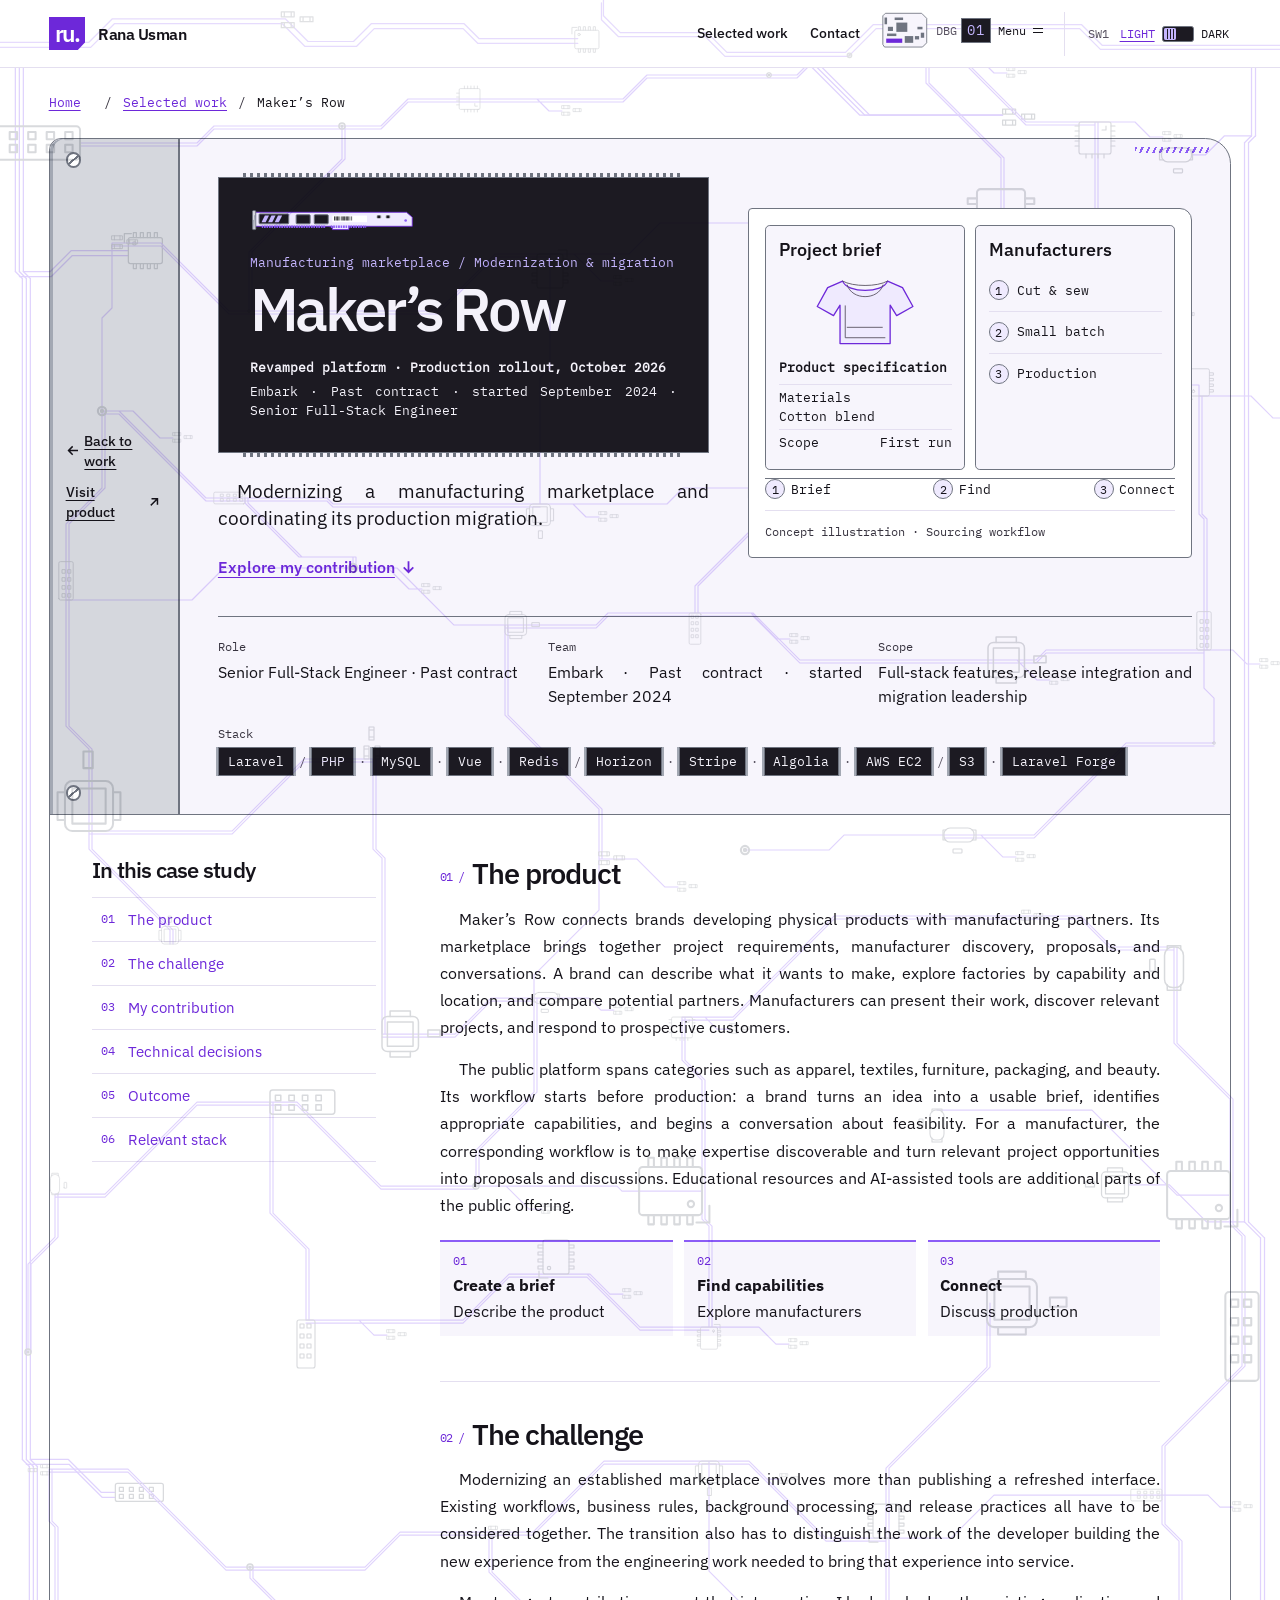
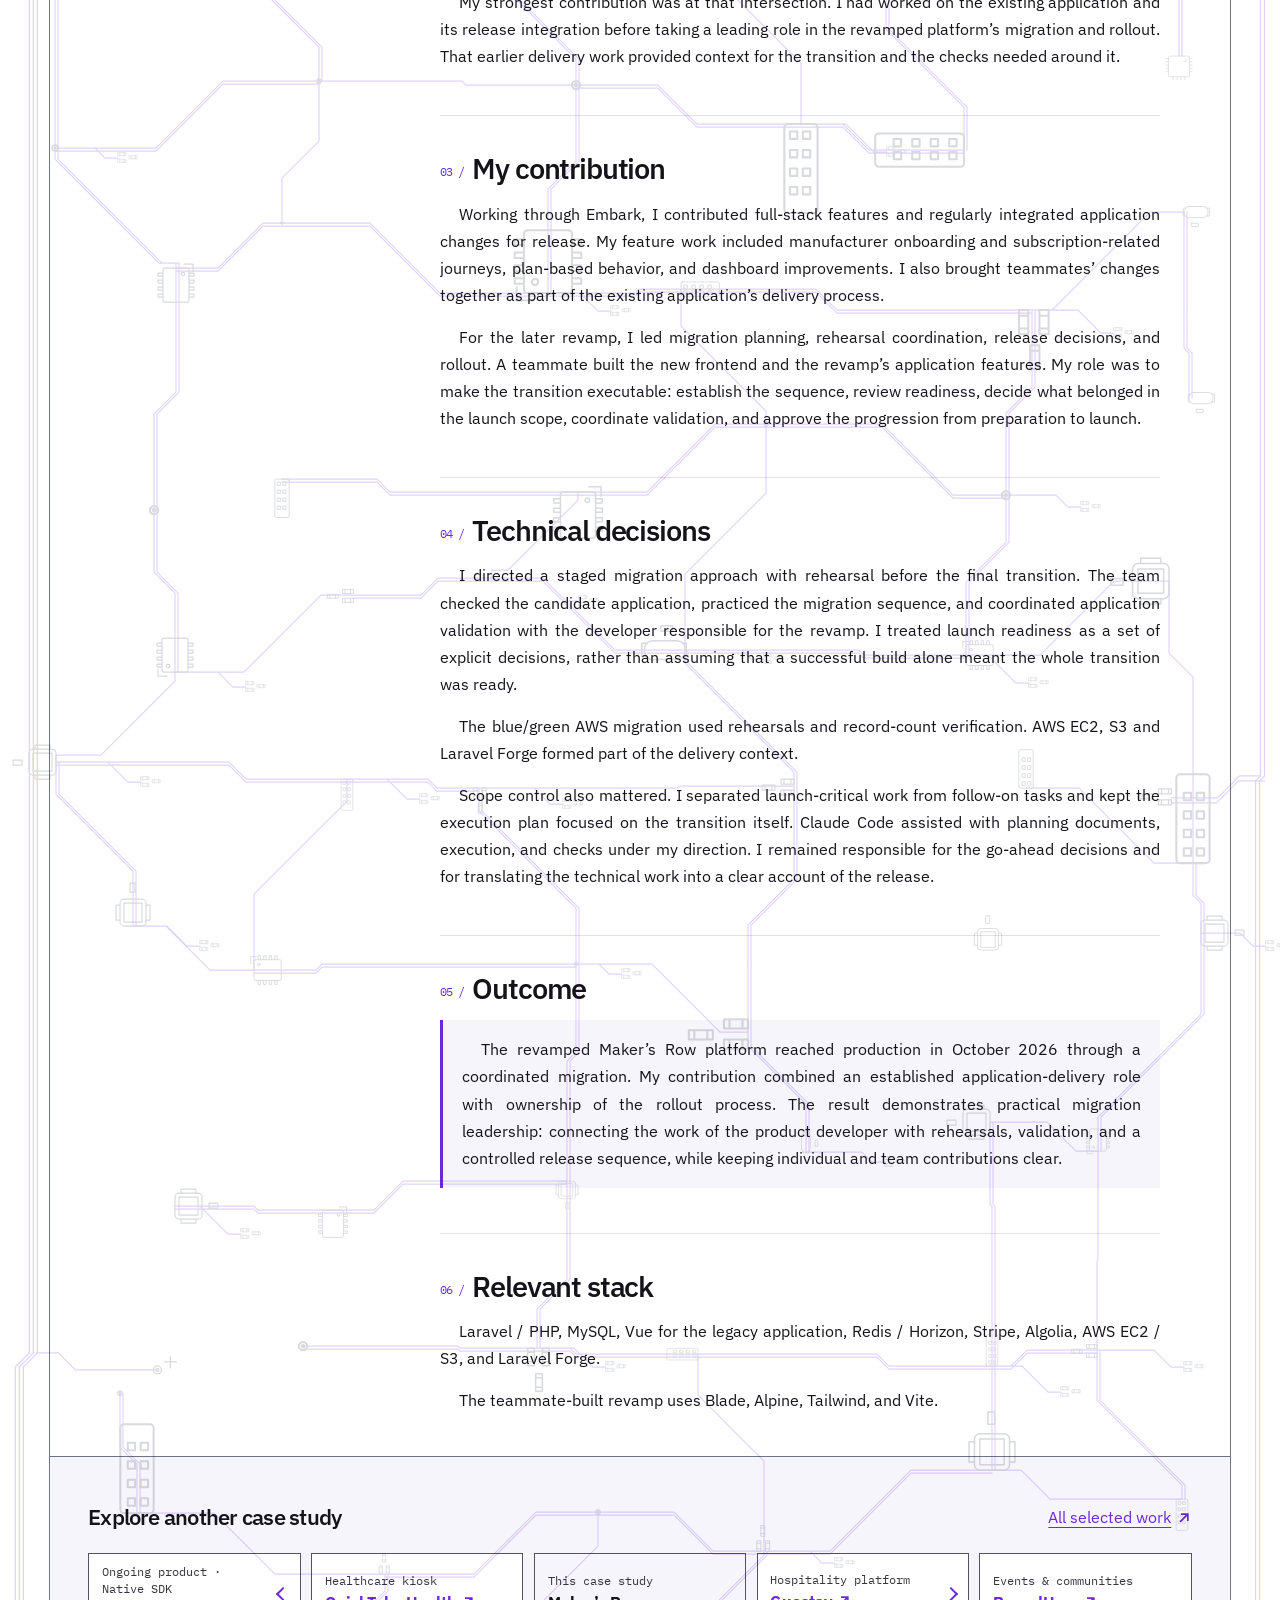
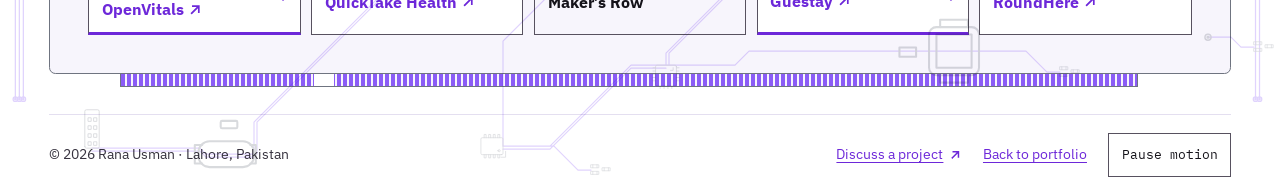
<file: case-studies/makers-row.html>
<!doctype html>
<html lang="en">
<head>
  <meta charset="utf-8">
  <meta http-equiv="Content-Security-Policy" content="default-src 'none'; script-src 'self'; script-src-attr 'none'; style-src 'self'; style-src-attr 'none'; img-src 'self'; font-src 'self'; connect-src 'self'; media-src 'none'; object-src 'none'; frame-src 'none'; worker-src 'none'; manifest-src 'none'; base-uri 'none'; form-action 'none'">
  <meta name="referrer" content="strict-origin-when-cross-origin">
  <meta name="viewport" content="width=device-width, initial-scale=1">
  <meta name="color-scheme" content="light dark">
  <meta name="theme-color" content="Canvas">
  <title>Maker’s Row case study — Rana Usman</title>
  <meta name="description" content="Laravel marketplace modernization and AWS production migration. Senior Full-Stack Engineer · Past contract through Embark · started September 2024.">
  <link rel="canonical" href="https://ranausman.dev/case-studies/makers-row.html">
  <meta property="og:type" content="article">
  <meta property="og:site_name" content="Rana Usman">
  <meta property="og:title" content="Maker’s Row — Marketplace modernization and production migration">
  <meta property="og:description" content="Revamped platform · Production rollout, October 2026 · Full-stack features, release integration and migration leadership">
  <meta property="og:url" content="https://ranausman.dev/case-studies/makers-row.html">
  <meta name="twitter:card" content="summary">
  <link rel="icon" href="../assets/favicon.svg?v=ru-x1-neutral1" type="image/svg+xml">
  <link rel="stylesheet" href="/motherboard/tokens.css?v=ru-x1-plex1">
  <link rel="preload" as="font" type="font/woff2" crossorigin href="/motherboard/fonts/plex-sans-latin-wght.woff2?v=ru-x1-plex1">
  <link rel="preload" as="font" type="font/woff2" crossorigin href="/motherboard/fonts/plex-mono-latin-400.woff2?v=ru-x1-plex1">
  <script src="/motherboard/finish.js?v=ru-x1-b5" blocking="render"></script>
  <link rel="stylesheet" href="/motherboard/board.css?v=ru-x1-ui4">
  <link rel="stylesheet" href="/motherboard/cases.css?v=ru-x1-b8">
  <link rel="stylesheet" href="/motherboard/reflow.css?v=ru-x1-ui4">
  <link rel="stylesheet" media="print" href="/motherboard/print.css?v=ru-x1-vomero1">
  <script src="/motherboard/site.js?v=ru-x1-vomero1" defer></script>
</head>
<body class="case-page case-marketplace">
  <svg class="pcb-substrate" width="0" height="0" aria-hidden="true" focusable="false" xmlns="http://www.w3.org/2000/svg">
<defs><g id="field-via"><circle r="2.25"/><circle r=".65"/></g><g id="field-soic"><rect x="0" y="-13" width="34" height="26" rx="2"/><circle cx="6" cy="-7" r="1.7"/><path d="M5-13v-5h3v5m4 0v-5h3v5m4 0v-5h3v5m4 0v-5h3v5 M5 13v5h3v-5m4 0v5h3v-5m4 0v5h3v-5m4 0v5h3v-5 M-4-8v-9h7"/></g><g id="field-qfn"><rect x="0" y="-16" width="32" height="32" rx="2"/><path d="M4-16v-4m5 4v-4m5 4v-4m5 4v-4m5 4v-4 M4 16v4m5-4v4m5-4v4m5-4v4m5-4v4 M32-9h4m-4 6h4m-4 6h4m-4 6h4 M4-11h4v4"/></g><g id="field-crystal"><rect x="0" y="-7" width="30" height="14" rx="6"/><path d="M2-5h-3v10h3m26-10h4v10h-4"/><rect x="9" y="14" width="9" height="4" rx=".7"/></g><g id="field-header"><rect x="0" y="-9" width="48" height="18" rx="2"/><path d="M4-5h4v4H4zm0 7h4v4H4zm10-7h4v4h-4zm0 7h4v4h-4zm10-7h4v4h-4zm0 7h4v4h-4zm10-7h4v4h-4zm0 7h4v4h-4z"/></g><g id="field-test"><circle r="4"/><circle r="1.5"/><path d="M7-8h12m-6-5v11"/></g><g id="field-choke"><rect x="0" y="-13" width="27" height="26" rx="4"/><path d="M4-9h19v18H4z M6-13v-4h15v4M6 13v4h15v-4"/><rect x="34" y="-3" width="9" height="5"/></g><g id="field-array"><path d="M0-9h13v5H0zM0 2h13v5H0zM19-4h13v5H19z M3-9v5m7-5v5M3 2v5m7-5v5m12-11v5m7-5v5"/></g></defs>
<svg x="1.2%" width="1" height="100%" overflow="visible"><g class="etched-traces" transform="scale(1 1)">
<svg y="1.4%" width="1" height="6.600%" overflow="visible"><line x1="0" y1="0" x2="0" y2="100%"/></svg>
<svg y="8%" width="1" height="35.000%" overflow="visible"><path d="M0 0l7 7"/><line x1="7" y1="7" x2="7" y2="100%"/></svg>
<svg y="43%" width="1" height="44.000%" overflow="visible"><path d="M7 0l7 7"/><line x1="14" y1="7" x2="14" y2="100%"/></svg>
<svg y="87%" width="1" height="10.200%" overflow="visible"><path d="M14 0l-14 14"/><line x1="0" y1="14" x2="0" y2="100%"/></svg>
<svg x="0" y="1.4%" width="1" height="1" overflow="visible"><use href="#field-via"/></svg>
<svg x="0" y="97.2%" width="1" height="1" overflow="visible"><use href="#field-via"/></svg>
<svg y="1.4%" width="1" height="6.600%" overflow="visible"><line x1="4" y1="0" x2="4" y2="100%"/></svg>
<svg y="8%" width="1" height="35.000%" overflow="visible"><path d="M4 0l7 7"/><line x1="11" y1="7" x2="11" y2="100%"/></svg>
<svg y="43%" width="1" height="44.000%" overflow="visible"><path d="M11 0l7 7"/><line x1="18" y1="7" x2="18" y2="100%"/></svg>
<svg y="87%" width="1" height="10.200%" overflow="visible"><path d="M18 0l-14 14"/><line x1="4" y1="14" x2="4" y2="100%"/></svg>
<svg x="4" y="1.4%" width="1" height="1" overflow="visible"><use href="#field-via"/></svg>
<svg x="4" y="97.2%" width="1" height="1" overflow="visible"><use href="#field-via"/></svg>
<svg y="1.4%" width="1" height="6.600%" overflow="visible"><line x1="8" y1="0" x2="8" y2="100%"/></svg>
<svg y="8%" width="1" height="35.000%" overflow="visible"><path d="M8 0l7 7"/><line x1="15" y1="7" x2="15" y2="100%"/></svg>
<svg y="43%" width="1" height="44.000%" overflow="visible"><path d="M15 0l7 7"/><line x1="22" y1="7" x2="22" y2="100%"/></svg>
<svg y="87%" width="1" height="10.200%" overflow="visible"><path d="M22 0l-14 14"/><line x1="8" y1="14" x2="8" y2="100%"/></svg>
<svg x="8" y="1.4%" width="1" height="1" overflow="visible"><use href="#field-via"/></svg>
<svg x="8" y="97.2%" width="1" height="1" overflow="visible"><use href="#field-via"/></svg>
<svg x="0" y="8%" width="1" height="1" overflow="visible"><path d="M8 0h27l21 -21H113"/><path d="M4 5h32l21 -21H113"/><use class="etched-parts" href="#field-soic" transform="translate(113 -21)"/></svg>
<svg x="0" y="43%" width="1" height="1" overflow="visible"><path d="M15 0h38l33 33H100"/><path d="M11 5h43l33 33H100"/><use class="etched-parts" href="#field-header" transform="translate(100 33)"/></svg>
<svg x="0" y="87%" width="1" height="1" overflow="visible"><path d="M22 0h21l17 17H142"/><use class="etched-parts" href="#field-test" transform="translate(142 17)"/></svg></g></svg>
<svg x="98.4%" width="1" height="100%" overflow="visible"><g class="etched-traces" transform="scale(-1 1)">
<svg y="1.4%" width="1" height="2.600%" overflow="visible"><path d="M0 0l4 4"/><line x1="4" y1="4" x2="4" y2="100%"/></svg>
<svg y="4%" width="1" height="32.000%" overflow="visible"><path d="M4 0l7 7"/><line x1="11" y1="7" x2="11" y2="100%"/></svg>
<svg y="36%" width="1" height="34.000%" overflow="visible"><path d="M11 0l-16 16"/><line x1="-5" y1="16" x2="-5" y2="100%"/></svg>
<svg y="70%" width="1" height="27.200%" overflow="visible"><path d="M-5 0l5 5"/><line x1="0" y1="5" x2="0" y2="100%"/></svg>
<svg x="0" y="1.4%" width="1" height="1" overflow="visible"><use href="#field-via"/></svg>
<svg x="0" y="97.2%" width="1" height="1" overflow="visible"><use href="#field-via"/></svg>
<svg y="1.4%" width="1" height="2.600%" overflow="visible"><path d="M4 0l4 4"/><line x1="8" y1="4" x2="8" y2="100%"/></svg>
<svg y="4%" width="1" height="32.000%" overflow="visible"><path d="M8 0l7 7"/><line x1="15" y1="7" x2="15" y2="100%"/></svg>
<svg y="36%" width="1" height="34.000%" overflow="visible"><path d="M15 0l-16 16"/><line x1="-1" y1="16" x2="-1" y2="100%"/></svg>
<svg y="70%" width="1" height="27.200%" overflow="visible"><path d="M-1 0l5 5"/><line x1="4" y1="5" x2="4" y2="100%"/></svg>
<svg x="4" y="1.4%" width="1" height="1" overflow="visible"><use href="#field-via"/></svg>
<svg x="4" y="97.2%" width="1" height="1" overflow="visible"><use href="#field-via"/></svg>
<svg x="0" y="4%" width="1" height="1" overflow="visible"><path d="M8 0h27l19 19H68"/><use class="etched-parts" href="#field-crystal" transform="translate(68 19)"/></svg>
<svg x="0" y="36%" width="1" height="1" overflow="visible"><path d="M15 0h38l37 -37H131"/><use class="etched-parts" href="#field-choke" transform="translate(131 -37)"/></svg>
<svg x="0" y="70%" width="1" height="1" overflow="visible"><path d="M-1 0h21l22 22H88"/><path d="M-5 5h26l22 22H88"/><use class="etched-parts" href="#field-array" transform="translate(88 22)"/></svg></g></svg>
<svg x="62%" y="90" width="1" height="1" overflow="visible"><g class="etched-traces"><path d="M2 -85v46l64 64h143"/><path d="M7 -89v50l64 64h138"/><path d="M12 -93v54l64 64h133"/><use class="etched-parts" href="#field-array" transform="translate(209 28)"/></g></svg>
<svg class="pcb-field" data-seed="304" width="100%" height="100%" viewBox="0 0 1366 3625" preserveAspectRatio="none"><path class="etched-traces" d="M73 138H134l17 -17V121H313M73 141H134l17 -17V124H313M73 138V195l-41 41H32V301M73 138h48l23 23h13M313 121H359l25 -25V96H439M313 121V176l-5 5H308V246M439 96H544l23 -23V73H704M439 99H544l23 -23V76H704M439 96V107l100 100H539V215M442 96V107l100 100H542V215M704 73H786l27 -27V46H847M704 76H786l27 -27V49H847M847 46H894l71 71V117H1002M1002 117H1170l55 -55V62H1273M1002 120H1170l55 -55V65H1273M1273 62V191l-73 73H1200V309M1276 62V191l-73 73H1203V309M1273 62h21l11 11h13M32 301H94l55 -55V246H308M32 304H94l55 -55V249H308M32 301V324l71 71H103V487M35 301V324l71 71H106V487M32 301h36l16 16h13M308 246h37l22 22h13M539 215V273l-82 82H457V440M542 215V273l-82 82H460V440M721 244H729l48 48V292H806M721 247H729l48 48V295H806M721 244V272l-15 15H706V383M724 244V272l-15 15H709V383M721 244h43l22 22h13M806 292H855l67 -67V225H1069M1069 225H1084l84 84V309H1200M1069 225h21l21 21h13M300 472V523l18 18H318V638M303 472V523l18 18H321V638M706 383H791l24 24V407H841M706 386H791l24 24V410H841M706 383h49l15 15h13M841 407H913l31 -31V376H1104M841 410H913l31 -31V379H1104M841 407h31l20 20h13M1104 376h46l17 17h13M1242 432h36l19 19h13M50 592H149l46 46V638H318M50 592V708l33 33H83V807M53 592V708l33 33H86V807M318 638H386l10 -10V628H516M318 641H386l10 -10V631H516M318 638V674l12 12H330V718M321 638V674l12 12H333V718M516 628H550l3 3V631H667M516 631H550l3 3V634H667M516 628V678l30 30H546V740M516 628h22l17 17h13M667 631H731l70 -70V561H927M667 631V680l73 73H740V827M670 631V680l73 73H743V827M927 561h37l18 18h13M1134 657H1169l8 -8V649H1267M1134 657V679l-120 120H1014V810M1137 657V679l-120 120H1017V810M1267 649V652l47 47H1325V712M1270 649V652l47 47H1328V712M1267 649h42l12 12h13M83 807H164l89 -89V718H330M83 810H164l89 -89V721H330M83 807V869l15 15H98V915M86 807V869l15 15H101V915M83 807h37l10 10h13M330 718H440l22 22V740H546M330 718V820l-84 84H246V981M546 740H593l87 87V827H740M546 743H593l87 87V830H740M546 740V760l-104 104H442V892M549 740V760l-104 104H445V892M740 827H772l35 -35V792H879M740 830H772l35 -35V795H879M740 827h41l28 28h13M1014 810h48l12 12h13M1325 712V861l-5 5H1320V982M1328 712V861l-5 5H1323V982M98 915H135l66 66V981H246M98 918H135l66 66V984H246M246 981H318l89 -89V892H442M246 984H318l89 -89V895H442M246 981h29l18 18h13M442 892H486l81 81V973H631M442 895H486l81 81V976H631M442 892V966l67 67H509V1058M631 973H705l6 6V979H837M631 973V1030l18 18H649V1109M634 973V1030l18 18H652V1109M631 973h42l23 23h13M837 979H939l79 -79V900H1052M837 982H939l79 -79V903H1052M1052 900H1134l82 82V982H1320M1052 903H1134l82 82V985H1320M1320 982V988l-76 76H1216V1074M25 1134H153l31 -31V1103H280M25 1137H153l31 -31V1106H280M25 1134V1235l9 9H34V1341M280 1103H406l45 -45V1058H509M280 1106H406l45 -45V1061H509M280 1103V1188l-27 27H253V1307M509 1058V1107l-55 55H454V1239M512 1058V1107l-55 55H457V1239M509 1058h46l12 12h13M649 1109h47l23 23h13M903 1087H1027l11 -11V1076H1136M903 1087V1167l-35 35H868V1272M906 1087V1167l-35 35H871V1272M1136 1076H1157l2 -2V1074H1216M1136 1079H1157l2 -2V1077H1216M1136 1076V1115l-110 110H1026V1344M1139 1076V1115l-110 110H1029V1344M1216 1074h46l23 23h13M34 1341H151l34 -34V1307H253M34 1344H151l34 -34V1310H253M34 1341V1349l98 98H136V1455M37 1341V1349l98 98H139V1455M34 1341h52l9 9h13M253 1307H329l68 -68V1239H454M253 1307h20l28 28h13M454 1239H479l74 74V1313H616M616 1313V1326l72 72H688V1428M619 1313V1326l72 72H691V1428M616 1313h22l26 26h13M868 1272H895l72 72V1344H1026M868 1272V1332l74 74H942V1460M871 1272V1332l74 74H945V1460M1026 1344H1113l64 -64V1280H1268M1026 1347H1113l64 -64V1283H1268M1026 1344V1381l13 13H1039V1416M1026 1344h26l18 18h13M1268 1280V1419l14 14H1282V1484M1271 1280V1419l14 14H1285V1484M136 1455H214l38 38V1493H342M136 1458H214l38 38V1496H342M136 1455h41l27 27h13M342 1493h38l11 11h13M492 1518H514l90 -90V1428H688M492 1521H514l90 -90V1431H688M688 1428H776l32 32V1460H942M688 1431H776l32 32V1463H942M688 1428V1472l38 38H726V1693M691 1428V1472l38 38H729V1693M942 1460V1538l-98 98H844V1664M1039 1416H1089l68 68V1484H1282M1039 1419H1089l68 68V1487H1282M1039 1416V1456l75 75H1114V1676M1282 1484V1530l4 4H1286V1611M37 1653V1686l102 102H139V1852M37 1653h22l18 18h13M359 1673H379l94 -94V1579H498M359 1676H379l94 -94V1582H498M359 1673V1694l-52 52H307V1758M362 1673V1694l-52 52H310V1758M359 1673h52l14 14h13M498 1579H550l114 114V1693H726M726 1693H790l29 -29V1664H844M726 1696H790l29 -29V1667H844M726 1693V1738l-13 13H713V1776M726 1693h51l10 10h13M844 1664H1029l12 12V1676H1114M844 1664V1696l-3 3H841V1760M847 1664V1696l-3 3H844V1760M1114 1676H1173l65 -65V1611H1286M1286 1611V1720l-12 12H1274V1833M1289 1611V1720l-12 12H1277V1833M139 1852H188l94 -94V1758H307M139 1855H188l94 -94V1761H307M307 1758H339l93 93V1851H550M307 1761H339l93 93V1854H550M307 1758h34l19 19h13M550 1851H606l75 -75V1776H713M550 1854H606l75 -75V1779H713M550 1851V1872l-37 37H513V1954M713 1776H737l16 -16V1760H841M713 1779H737l16 -16V1763H841M713 1776V1818l-80 80H633V1963M716 1776V1818l-80 80H636V1963M713 1776h28l26 26h13M841 1760H924l69 69V1829H1016M841 1763H924l69 69V1832H1016M841 1760V1853l80 80H921V1960M844 1760V1853l80 80H924V1960M841 1760h32l27 27h13M1016 1829H1169l4 4V1833H1274M1016 1832H1169l4 4V1836H1274M1274 1833V1900l13 13H1287V2035M1277 1833V1900l13 13H1290V2035M93 1935H184l2 2V1937H247M93 1938H184l2 2V1940H247M93 1935V1967l29 29H122V2096M247 1937H358l17 17V1954H513M247 1940H358l17 17V1957H513M247 1937V1983l-15 15H232V2138M250 1937V1983l-15 15H235V2138M247 1937h42l12 12h13M513 1954H533l9 9V1963H633M633 1963V2020l51 51H684V2198M633 1963h36l23 23h13M921 1960V2041l-18 18H903V2119M924 1960V2041l-18 18H906V2119M921 1960h47l24 24h13M1134 1962H1153l73 73V2035H1287M1287 2035V2104l44 44H1331V2194M1290 2035V2104l44 44H1334V2194M1287 2035h21l10 10h13M122 2096H155l42 42V2138H232M122 2096V2217l-13 13H109V2370M125 2096V2217l-13 13H112V2370M122 2096h39l21 21h13M232 2138H396l6 -6V2132H527M232 2141H396l6 -6V2135H527M527 2132V2175l15 15H542V2314M530 2132V2175l15 15H545V2314M684 2198H710l79 -79V2119H903M684 2201H710l79 -79V2122H903M684 2198V2226l26 26H710V2285M687 2198V2226l26 26H713V2285M684 2198h38l16 16h13M903 2119H968l17 -17V2102H1099M903 2122H968l17 -17V2105H1099M903 2119V2174l-93 93H810V2313M906 2119V2174l-93 93H813V2313M1099 2102V2202l-14 14H1085V2374M1099 2102h39l16 16h13M1331 2194V2221l-78 78H1253V2329M1334 2194V2221l-78 78H1256V2329M109 2370H157l28 -28V2342H323M109 2370V2454l-8 8H101V2504M323 2342H436l28 -28V2314H542M323 2342V2362l-75 75H248V2510M326 2342V2362l-75 75H251V2510M542 2314H628l29 -29V2285H710M542 2317H628l29 -29V2288H710M542 2314V2391l-25 25H517V2521M545 2314V2391l-25 25H520V2521M710 2285H749l28 28V2313H810M710 2288H749l28 28V2316H810M710 2285V2309l-97 97H613V2505M713 2285V2309l-97 97H616V2505M710 2285h31l11 11h13M810 2313H944l61 61V2374H1085M810 2316H944l61 61V2377H1085M1085 2374H1154l45 -45V2329H1253M1253 2329V2389l74 74H1327V2490M1256 2329V2389l74 74H1330V2490M1253 2329h26l17 17h13M101 2504H134l6 6V2510H248M101 2507H134l6 6V2513H248M101 2504V2553l13 13H114V2700M248 2510H409l11 11V2521H517M517 2521H552l16 -16V2505H613M517 2524H552l16 -16V2508H613M517 2521h50l13 13h13M613 2505H750l15 -15V2490H906M613 2508H750l15 -15V2493H906M613 2505V2573l57 57H670V2717M906 2490H949l60 60V2550H1133M906 2493H949l60 60V2553H1133M906 2490V2601l-88 88H818V2723M909 2490V2601l-88 88H821V2723M1133 2550V2587l-87 87H1046V2715M1136 2550V2587l-87 87H1049V2715M1327 2490h45l25 25h13M114 2700H201l79 -79V2621H322M114 2703H201l79 -79V2624H322M114 2700V2754l1 1H115V2796M117 2700V2754l1 1H118V2796M114 2700h44l21 21h13M496 2649V2722l-42 42H454V2844M499 2649V2722l-42 42H457V2844M670 2717H761l6 6V2723H818M670 2720H761l6 6V2726H818M818 2723H922l8 -8V2715H1046M818 2726H922l8 -8V2718H1046M1046 2715V2735l81 81H1127V2824M1049 2715V2735l81 81H1130V2824M1194 2638V2696l9 9H1203V2815M1197 2638V2696l9 9H1206V2815M115 2796H213l13 -13V2783H324M324 2783H355l61 61V2844H454M324 2786H355l61 61V2847H454M324 2783V2910l-63 63H261V3031M327 2783V2910l-63 63H264V3031M454 2844H546l26 -26V2818H640M454 2847H546l26 -26V2821H640M454 2844V2918l7 7H461V2992M457 2844V2918l7 7H464V2992M640 2818H713l84 84V2902H858M640 2818V2827l93 93H733V2960M640 2818h41l27 27h13M858 2902V2960l15 15H873V3030M861 2902V2960l15 15H876V3030M1127 2824H1143l9 -9V2815H1203M1127 2824V2866l-21 21H1106V2960M1130 2824V2866l-21 21H1109V2960M1203 2815V2905l61 61H1264V3048M1203 2815h43l23 23h13M45 2976V3135l-8 8H37V3220M48 2976V3135l-8 8H40V3220M461 2992V3060l35 35H496V3214M464 2992V3060l35 35H499V3214M461 2992h51l17 17h13M733 2960H748l70 70V3030H873M733 2963H748l70 70V3033H873M733 2960V3067l-75 75H658V3243M736 2960V3067l-75 75H661V3243M733 2960h29l19 19h13M873 3030H981l70 -70V2960H1106M873 3033H981l70 -70V2963H1106M873 3030V3088l25 25H898V3154M873 3030h49l24 24h13M1106 2960H1156l88 88V3048H1264M1106 2963H1156l88 88V3051H1264M1106 2960V3002l-71 71H1035V3241M1264 3048V3064l-59 59H1205V3158M1267 3048V3064l-59 59H1208V3158M1264 3048h24l21 21h13M37 3220H184l28 -28V3192H351M351 3192V3265l-101 101H250V3400M351 3192h39l9 9h13M496 3214H576l29 29V3243H658M496 3217H576l29 29V3246H658M496 3214V3318l29 29H525V3406M496 3214h51l16 16h13M658 3243H696l89 -89V3154H898M658 3246H696l89 -89V3157H898M898 3154H923l87 87V3241H1035M898 3157H923l87 87V3244H1035M1205 3158h24l19 19h13M131 3409H201l9 -9V3400H250M131 3412H201l9 -9V3403H250M250 3400H345l6 6V3406H525M250 3400V3409l74 74H326V3490M525 3406V3443l-102 102H423V3557M528 3406V3443l-102 102H426V3557M698 3368H851l19 19V3387H921M698 3371H851l19 19V3390H921M698 3368V3430l-20 20H678V3485M701 3368V3430l-20 20H681V3485M921 3387H960l2 2V3389H1011M921 3390H960l2 2V3392H1011M921 3387V3411l-87 87H834V3546M924 3387V3411l-87 87H837V3546M921 3387h36l12 12h13M1011 3389H1127l12 12V3401H1262M1011 3389V3455l6 6H1017V3500M109 3485H186l5 5V3490H326M109 3485h37l21 21h13M326 3490H335l67 67V3557H423M326 3493H335l67 67V3560H423M423 3557H513l72 -72V3485H678M678 3485H698l61 61V3546H834M834 3546H872l46 -46V3500H1017M834 3546h37l21 21h13M1202 3535h50l15 15h13"/><g class="etched-parts"><use href="#field-header" transform="translate(73 138) rotate(180) scale(1.85)"/><use href="#field-array" transform="translate(157 161) scale(.6)"/><use href="#field-via" transform="translate(313 121) scale(1.35)"/><use href="#field-qfn" transform="translate(439 96) rotate(180) scale(0.65)"/><use href="#field-via" transform="translate(704 73)"/><use href="#field-choke" transform="translate(847 46) rotate(270) scale(0.65)"/><use href="#field-qfn" transform="translate(1002 117) rotate(90)"/><use href="#field-array" transform="translate(1273 62) scale(0.8)"/><use href="#field-array" transform="translate(1318 73) scale(.6)"/><use href="#field-via" transform="translate(32 301) rotate(90) scale(0.65)"/><use href="#field-array" transform="translate(97 317) scale(.6)"/><use href="#field-soic" transform="translate(308 246) rotate(90)"/><use href="#field-array" transform="translate(380 268) scale(.6)"/><use href="#field-header" transform="translate(539 215) rotate(180) scale(0.65)"/><use href="#field-soic" transform="translate(721 244) rotate(270) scale(1.85)"/><use href="#field-array" transform="translate(799 266) scale(.6)"/><use href="#field-header" transform="translate(806 292) rotate(90) scale(0.8)"/><use href="#field-via" transform="translate(1069 225) rotate(90) scale(1.85)"/><use href="#field-array" transform="translate(1124 246) scale(.6)"/><use href="#field-header" transform="translate(1200 309) rotate(180) scale(0.65)"/><use href="#field-choke" transform="translate(103 487) rotate(90) scale(0.8)"/><use href="#field-array" transform="translate(300 472) rotate(90) scale(0.8)"/><use href="#field-choke" transform="translate(457 440) rotate(270) scale(0.8)"/><use href="#field-soic" transform="translate(706 383) rotate(270) scale(0.8)"/><use href="#field-array" transform="translate(783 398) scale(.6)"/><use href="#field-header" transform="translate(841 407) rotate(270) scale(0.8)"/><use href="#field-array" transform="translate(905 427) scale(.6)"/><use href="#field-via" transform="translate(1104 376) scale(1.85)"/><use href="#field-array" transform="translate(1180 393) scale(.6)"/><use href="#field-choke" transform="translate(1242 432) scale(0.8)"/><use href="#field-array" transform="translate(1310 451) scale(.6)"/><use href="#field-header" transform="translate(50 592) rotate(90) scale(0.65)"/><use href="#field-choke" transform="translate(318 638) scale(1.35)"/><use href="#field-header" transform="translate(516 628) rotate(270) scale(0.8)"/><use href="#field-array" transform="translate(568 645) scale(.6)"/><use href="#field-choke" transform="translate(667 631) rotate(270) scale(1.85)"/><use href="#field-array" transform="translate(927 561) rotate(270)"/><use href="#field-array" transform="translate(995 579) scale(.6)"/><use href="#field-array" transform="translate(1134 657) scale(0.8)"/><use href="#field-via" transform="translate(1267 649) rotate(180) scale(1.85)"/><use href="#field-array" transform="translate(1334 661) scale(.6)"/><use href="#field-crystal" transform="translate(83 807)"/><use href="#field-array" transform="translate(143 817) scale(.6)"/><use href="#field-via" transform="translate(330 718) rotate(180) scale(0.65)"/><use href="#field-choke" transform="translate(546 740) rotate(270) scale(0.65)"/><use href="#field-choke" transform="translate(740 827) scale(1.35)"/><use href="#field-array" transform="translate(822 855) scale(.6)"/><use href="#field-crystal" transform="translate(879 792) scale(0.8)"/><use href="#field-qfn" transform="translate(1014 810) rotate(90) scale(0.65)"/><use href="#field-array" transform="translate(1087 822) scale(.6)"/><use href="#field-array" transform="translate(1325 712) scale(0.65)"/><use href="#field-crystal" transform="translate(98 915) rotate(90) scale(1.35)"/><use href="#field-crystal" transform="translate(246 981) rotate(270) scale(0.65)"/><use href="#field-array" transform="translate(306 999) scale(.6)"/><use href="#field-header" transform="translate(442 892) scale(1.35)"/><use href="#field-via" transform="translate(631 973) rotate(180) scale(1.35)"/><use href="#field-array" transform="translate(709 996) scale(.6)"/><use href="#field-soic" transform="translate(837 979) rotate(180) scale(1.85)"/><use href="#field-crystal" transform="translate(1052 900) rotate(90)"/><use href="#field-soic" transform="translate(1320 982) rotate(180) scale(1.85)"/><use href="#field-via" transform="translate(25 1134) rotate(90) scale(1.35)"/><use href="#field-header" transform="translate(280 1103) rotate(90)"/><use href="#field-soic" transform="translate(509 1058) rotate(270)"/><use href="#field-array" transform="translate(580 1070) scale(.6)"/><use href="#field-soic" transform="translate(649 1109) rotate(90) scale(0.65)"/><use href="#field-array" transform="translate(732 1132) scale(.6)"/><use href="#field-choke" transform="translate(903 1087) scale(1.85)"/><use href="#field-header" transform="translate(1136 1076) rotate(90) scale(1.85)"/><use href="#field-array" transform="translate(1216 1074) rotate(180) scale(0.65)"/><use href="#field-array" transform="translate(1298 1097) scale(.6)"/><use href="#field-via" transform="translate(34 1341) rotate(270) scale(1.35)"/><use href="#field-array" transform="translate(108 1350) scale(.6)"/><use href="#field-array" transform="translate(253 1307) scale(0.65)"/><use href="#field-array" transform="translate(314 1335) scale(.6)"/><use href="#field-choke" transform="translate(454 1239) rotate(90) scale(0.8)"/><use href="#field-soic" transform="translate(616 1313) rotate(270)"/><use href="#field-array" transform="translate(677 1339) scale(.6)"/><use href="#field-header" transform="translate(868 1272) rotate(180) scale(0.65)"/><use href="#field-via" transform="translate(1026 1344) rotate(180) scale(1.35)"/><use href="#field-array" transform="translate(1083 1362) scale(.6)"/><use href="#field-via" transform="translate(1268 1280) rotate(180)"/><use href="#field-via" transform="translate(136 1455) rotate(180) scale(1.85)"/><use href="#field-array" transform="translate(217 1482) scale(.6)"/><use href="#field-header" transform="translate(342 1493) rotate(90) scale(1.85)"/><use href="#field-array" transform="translate(404 1504) scale(.6)"/><use href="#field-header" transform="translate(492 1518) rotate(180) scale(1.85)"/><use href="#field-qfn" transform="translate(688 1428) rotate(90) scale(0.65)"/><use href="#field-soic" transform="translate(942 1460) rotate(90)"/><use href="#field-via" transform="translate(1039 1416) rotate(180) scale(0.65)"/><use href="#field-soic" transform="translate(1282 1484) rotate(270) scale(1.85)"/><use href="#field-header" transform="translate(37 1653) scale(0.8)"/><use href="#field-array" transform="translate(90 1671) scale(.6)"/><use href="#field-array" transform="translate(359 1673) rotate(90) scale(1.85)"/><use href="#field-array" transform="translate(438 1687) scale(.6)"/><use href="#field-crystal" transform="translate(498 1579) scale(0.8)"/><use href="#field-via" transform="translate(726 1693) rotate(270) scale(1.85)"/><use href="#field-array" transform="translate(800 1703) scale(.6)"/><use href="#field-header" transform="translate(844 1664) rotate(90) scale(0.8)"/><use href="#field-soic" transform="translate(1114 1676) rotate(90) scale(1.35)"/><use href="#field-via" transform="translate(1286 1611) rotate(270)"/><use href="#field-via" transform="translate(139 1852) rotate(270) scale(1.85)"/><use href="#field-crystal" transform="translate(307 1758) scale(0.8)"/><use href="#field-array" transform="translate(373 1777) scale(.6)"/><use href="#field-soic" transform="translate(550 1851) rotate(270)"/><use href="#field-array" transform="translate(713 1776) rotate(180) scale(0.8)"/><use href="#field-array" transform="translate(780 1802) scale(.6)"/><use href="#field-via" transform="translate(841 1760) rotate(270) scale(0.8)"/><use href="#field-array" transform="translate(913 1787) scale(.6)"/><use href="#field-crystal" transform="translate(1016 1829) rotate(180) scale(1.35)"/><use href="#field-soic" transform="translate(1274 1833) scale(0.8)"/><use href="#field-choke" transform="translate(93 1935) rotate(180) scale(1.35)"/><use href="#field-choke" transform="translate(247 1937) rotate(180)"/><use href="#field-array" transform="translate(314 1949) scale(.6)"/><use href="#field-header" transform="translate(513 1954) rotate(90) scale(0.65)"/><use href="#field-array" transform="translate(633 1963) rotate(90) scale(0.8)"/><use href="#field-array" transform="translate(705 1986) scale(.6)"/><use href="#field-array" transform="translate(921 1960) rotate(180)"/><use href="#field-array" transform="translate(1005 1984) scale(.6)"/><use href="#field-header" transform="translate(1134 1962) rotate(270) scale(0.8)"/><use href="#field-header" transform="translate(1287 2035) rotate(270) scale(1.85)"/><use href="#field-array" transform="translate(1331 2045) scale(.6)"/><use href="#field-choke" transform="translate(122 2096) rotate(270)"/><use href="#field-array" transform="translate(195 2117) scale(.6)"/><use href="#field-soic" transform="translate(232 2138) scale(0.8)"/><use href="#field-via" transform="translate(527 2132) rotate(270) scale(0.8)"/><use href="#field-array" transform="translate(684 2198) rotate(180) scale(1.85)"/><use href="#field-array" transform="translate(751 2214) scale(.6)"/><use href="#field-choke" transform="translate(903 2119) rotate(270) scale(0.8)"/><use href="#field-choke" transform="translate(1099 2102)"/><use href="#field-array" transform="translate(1167 2118) scale(.6)"/><use href="#field-choke" transform="translate(1331 2194)"/><use href="#field-soic" transform="translate(109 2370) rotate(90) scale(0.8)"/><use href="#field-choke" transform="translate(323 2342) rotate(90) scale(0.65)"/><use href="#field-crystal" transform="translate(542 2314) rotate(270) scale(0.65)"/><use href="#field-choke" transform="translate(710 2285) rotate(180)"/><use href="#field-array" transform="translate(765 2296) scale(.6)"/><use href="#field-soic" transform="translate(810 2313) rotate(270) scale(0.65)"/><use href="#field-via" transform="translate(1085 2374)"/><use href="#field-via" transform="translate(1253 2329) scale(1.85)"/><use href="#field-array" transform="translate(1309 2346) scale(.6)"/><use href="#field-array" transform="translate(101 2504) rotate(90) scale(1.35)"/><use href="#field-header" transform="translate(248 2510) rotate(180) scale(0.65)"/><use href="#field-header" transform="translate(517 2521) rotate(270) scale(0.65)"/><use href="#field-array" transform="translate(593 2534) scale(.6)"/><use href="#field-array" transform="translate(613 2505) rotate(180) scale(0.8)"/><use href="#field-header" transform="translate(906 2490) rotate(270) scale(1.85)"/><use href="#field-array" transform="translate(1133 2550) rotate(270) scale(0.65)"/><use href="#field-via" transform="translate(1327 2490) rotate(270)"/><use href="#field-array" transform="translate(1410 2515) scale(.6)"/><use href="#field-array" transform="translate(114 2700) rotate(270) scale(0.8)"/><use href="#field-array" transform="translate(192 2721) scale(.6)"/><use href="#field-choke" transform="translate(322 2621) rotate(270) scale(1.35)"/><use href="#field-header" transform="translate(496 2649) rotate(90) scale(0.65)"/><use href="#field-header" transform="translate(670 2717) rotate(270) scale(0.8)"/><use href="#field-crystal" transform="translate(818 2723) rotate(180) scale(1.85)"/><use href="#field-soic" transform="translate(1046 2715) rotate(180) scale(0.65)"/><use href="#field-qfn" transform="translate(1194 2638) rotate(90) scale(0.65)"/><use href="#field-choke" transform="translate(115 2796) rotate(180) scale(1.85)"/><use href="#field-via" transform="translate(324 2783) rotate(270) scale(1.35)"/><use href="#field-soic" transform="translate(454 2844) rotate(180) scale(1.85)"/><use href="#field-crystal" transform="translate(640 2818) rotate(90)"/><use href="#field-array" transform="translate(721 2845) scale(.6)"/><use href="#field-via" transform="translate(858 2902)"/><use href="#field-via" transform="translate(1127 2824) scale(0.65)"/><use href="#field-via" transform="translate(1203 2815) rotate(90) scale(1.35)"/><use href="#field-array" transform="translate(1282 2838) scale(.6)"/><use href="#field-via" transform="translate(45 2976) rotate(90) scale(0.65)"/><use href="#field-choke" transform="translate(261 3031) rotate(180)"/><use href="#field-qfn" transform="translate(461 2992) scale(0.8)"/><use href="#field-array" transform="translate(542 3009) scale(.6)"/><use href="#field-crystal" transform="translate(733 2960) rotate(180) scale(0.8)"/><use href="#field-array" transform="translate(794 2979) scale(.6)"/><use href="#field-via" transform="translate(873 3030) rotate(180)"/><use href="#field-array" transform="translate(959 3054) scale(.6)"/><use href="#field-soic" transform="translate(1106 2960) rotate(90) scale(1.85)"/><use href="#field-array" transform="translate(1264 3048) rotate(270) scale(0.65)"/><use href="#field-array" transform="translate(1322 3069) scale(.6)"/><use href="#field-via" transform="translate(37 3220) rotate(270) scale(0.8)"/><use href="#field-choke" transform="translate(351 3192) rotate(180) scale(0.8)"/><use href="#field-array" transform="translate(412 3201) scale(.6)"/><use href="#field-array" transform="translate(496 3214) rotate(270) scale(0.8)"/><use href="#field-array" transform="translate(576 3230) scale(.6)"/><use href="#field-array" transform="translate(658 3243) scale(0.8)"/><use href="#field-qfn" transform="translate(898 3154)"/><use href="#field-qfn" transform="translate(1035 3241) rotate(180) scale(0.65)"/><use href="#field-qfn" transform="translate(1205 3158) scale(1.35)"/><use href="#field-array" transform="translate(1261 3177) scale(.6)"/><use href="#field-header" transform="translate(131 3409) rotate(90) scale(0.8)"/><use href="#field-soic" transform="translate(250 3400) scale(1.35)"/><use href="#field-via" transform="translate(525 3406) rotate(270) scale(0.8)"/><use href="#field-crystal" transform="translate(698 3368) rotate(90) scale(0.65)"/><use href="#field-crystal" transform="translate(921 3387) rotate(270)"/><use href="#field-array" transform="translate(982 3399) scale(.6)"/><use href="#field-qfn" transform="translate(1011 3389) rotate(90) scale(1.85)"/><use href="#field-header" transform="translate(1262 3401) rotate(90) scale(0.8)"/><use href="#field-qfn" transform="translate(109 3485) rotate(90) scale(0.8)"/><use href="#field-array" transform="translate(180 3506) scale(.6)"/><use href="#field-qfn" transform="translate(326 3490) scale(1.35)"/><use href="#field-via" transform="translate(423 3557) rotate(270) scale(1.85)"/><use href="#field-header" transform="translate(678 3485) rotate(90) scale(1.85)"/><use href="#field-qfn" transform="translate(834 3546) rotate(270)"/><use href="#field-array" transform="translate(905 3567) scale(.6)"/><use href="#field-soic" transform="translate(1017 3500) rotate(270) scale(1.35)"/><use href="#field-qfn" transform="translate(1202 3535) rotate(270) scale(1.35)"/><use href="#field-array" transform="translate(1280 3550) scale(.6)"/></g></svg>
</svg>
  <a class="skip" href="#main">Skip to case study</a>
  <svg class="library" width="0" height="0" aria-hidden="true" focusable="false"><defs>
    <linearGradient id="steel" x2=".8" y2="1" gradientUnits="objectBoundingBox">
      <stop class="metal-light" /><stop offset=".43" class="metal-light" /><stop offset=".46" class="metal-mid" /><stop offset="1" class="metal-light" /></linearGradient>
    <linearGradient id="lid" x2="1" y2=".8"><stop class="mask-stop" /><stop offset=".65" class="metal-light" /><stop offset="1" class="mask-stop" /></linearGradient>
    <pattern id="fingers" width="3" height="6" patternUnits="userSpaceOnUse"><rect width="2" height="6" class="pad" /></pattern>
    <pattern id="pins" width="3" height="3" patternUnits="userSpaceOnUse"><rect width="3" height="3" class="black" /><circle cx="1.5" cy="1.5" r=".65" class="silver" /></pattern>
    <pattern id="bars" width="12" height="12" patternUnits="userSpaceOnUse"><path d="M0 0V12 M2 0V12 M6 0V12 M10 0V12" class="bar-line" /><path d="M4 0V12 M8 0V12" class="bar-heavy" /></pattern>
    <pattern id="mask-weave" width="8" height="8" patternUnits="userSpaceOnUse"><circle cx="1" cy="1" r=".62" class="mesh-dot" /></pattern>
    <g id="p-smd"><rect x="0" y="0" width="7" height="3" rx="0" class="silver" /><rect x="1.6" y="-0.2" width="3.8" height="3.4" rx="0" class="black" /></g><g id="p-makers-mark"><path d="M4 0h5l-4 8h-5Z" class="lit" /><path d="M12 0h5l-4 8h-5Z" class="lit" /><path d="M20 0h5l-4 8h-5Z" class="lit" /></g><g id="p-expansion-1"><path d="M4 2H188L195 8V19H118V23H98V19H4Z" class="accent-mask" /><rect x="1" y="0" width="4" height="23" rx="1" class="machined" /><rect x="9" y="4" width="36" height="12" rx="1" class="black-edge" /><use href="#p-makers-mark" transform="translate(12 6) rotate(0) scale(1)" /><rect x="54" y="5" width="17" height="11" rx="1" class="black-edge" /><rect x="76" y="5" width="17" height="11" rx="1" class="black-edge" /><rect x="98" y="6" width="42" height="8" rx="0" class="paper" /><rect x="100" y="7" width="22" height="5" rx="0" class="barcode" /><use href="#p-smd" transform="translate(151 6) rotate(0) scale(1)" /><use href="#p-smd" transform="translate(162 6) rotate(0) scale(1)" /><rect x="12" y="18" width="78" height="3" rx="0" class="contacts" /><rect x="95" y="18" width="44" height="3" rx="0" class="contacts" /><circle cx="187" cy="12" r="1.6" class="pad" /></g></defs></svg><header class="mast"><svg class="mast-etch" width="0" height="0" aria-hidden="true" focusable="false" viewBox="0 0 1366 68" preserveAspectRatio="xMidYMid slice">
  <g class="etched-traces" transform="translate(9 0)"><path d="M-200 43H116l24-24h175l23 23h46l18-18h94l15 15h100m-811 9H118l24-24h170l23 23h52l18-18h90l15 15h101 M635 3v17l17 17h88l20 20h125l28-28h206l21 21h340m-843-50v16l17 17h88l20 20h120l28-28h211l21 21h337"/></g>
  <g class="etched-parts" transform="translate(9 0)"><use href="#field-soic" transform="translate(608 40) scale(.72)"/><use href="#field-array" x="311" y="21"/><use href="#field-via" x="886" y="56"/></g>
</svg><div class="mast-inner">
  <a class="brand" href="../index.html"><span class="brand-mark" aria-hidden="true">ru.</span><span class="brand-domain" aria-hidden="true">Rana Usman</span><span class="sr-only">Rana Usman, home</span></a>
  <nav class="head-links" aria-label="Main navigation"><a href="../index.html#work">Selected work</a><a href="../index.html#contact">Contact</a></nav>
  <details class="navigator"><summary><svg aria-hidden="true" focusable="false" class="mini-art" viewBox="0 0 55 43"><path d="M4 1H47L53 7V36L48 41H3L1 38V4Z" class="mask-edge"/><rect x="17" y="12" width="13" height="11" rx="0" class="mini-foot mini-cpu"/><rect x="5" y="31" width="19" height="5" rx="0" class="mini-foot mini-pcie"/><rect x="27" y="28" width="10" height="8" rx="0" class="mini-foot mini-pch"/><rect x="7" y="17" width="6" height="5" rx="0" class="mini-foot mini-history"/><rect x="6" y="25" width="11" height="3" rx="0" class="mini-foot mini-m2"/><rect x="15" y="6" width="10" height="3" rx="0" class="mini-foot mini-vrm"/><rect x="39" y="28" width="5" height="4" rx="0" class="mini-foot mini-tpm"/><rect x="46" y="24" width="4" height="6" rx="0" class="mini-foot mini-storage"/><rect x="42" y="17" width="6" height="3" rx="0" class="mini-foot mini-fan"/><rect x="3" y="6" width="3" height="8" rx="0" class="mini-foot mini-io"/></svg><span class="dbg-unit" aria-hidden="true"><small>DBG</small><b data-debug>01</b></span><span>Menu</span><i aria-hidden="true"></i></summary>
    <nav aria-label="Chapter menu"><ol><li><a data-chapter="pcie" href="../index.html#work"><span>01</span>Selected work</a></li><li><a data-chapter="pch" href="../index.html#services"><span>02</span>Engineering</a></li><li><a data-chapter="history" href="../index.html#experience"><span>03</span>Experience</a></li><li><a data-chapter="m2" href="../index.html#si-workflows"><span>04</span>SI & workflows</a></li><li><a data-chapter="vrm" href="../index.html#approach"><span>05</span>My process</a></li><li><a data-chapter="tpm" href="../index.html#cybersecurity"><span>06</span>Cybersecurity</a></li><li><a data-chapter="storage" href="../index.html#reading"><span>07</span>Reading</a></li><li><a data-chapter="fan" href="../index.html#fitness"><span>08</span>Fitness</a></li><li><a data-chapter="io" href="../index.html#contact"><span>09</span>Contact</a></li></ol></nav>
  </details>
  <div class="switch-seat"><button class="switch" data-switch role="switch" aria-label="Dark theme" aria-checked="false" hidden type="button">
    <small aria-hidden="true">SW1</small><span class="light-mark" aria-hidden="true">LIGHT</span><i aria-hidden="true"><b></b></i><span class="dark-mark" aria-hidden="true">DARK</span>
  </button></div>
</div></header>

  <main data-board-chapter="pcie" id="main" tabindex="-1">
    <div class="case-container case-pcb" id="neural-network">
      <nav id="breadcrumb" class="case-breadcrumb" aria-label="Breadcrumb"><a href="../index.html">Home</a><span aria-hidden="true">/</span><a href="../index.html#work">Selected work</a><span aria-hidden="true">/</span><span aria-current="page">Maker’s Row</span></nav>
      <div class="case-card-shell">
        <section class="case-hero" aria-labelledby="case-title">
          <div class="case-metal-bracket"><nav class="case-header-links" aria-label="Case-study navigation">
        <a href="../index.html#work"><span class="ui-arrow arrow-left" aria-hidden="true">←</span> Back to work</a>
        <a class="case-public-link" href="https://makersrow.com/" target="_blank" rel="noopener noreferrer">Visit product <span class="ui-arrow arrow-up-right" aria-hidden="true">↗</span><span class="sr-only"> (opens in a new tab)</span></a>
      </nav></div>
          <div class="case-card-body">
            <div class="case-hero-grid">
              <div class="case-hero-copy"><div class="case-chip"><svg class="case-stamp" width="202" height="30" viewBox="0 0 202 30" aria-hidden="true"><use href="#p-expansion-1" x="2" y="2"/></svg><p class="case-eyebrow">Manufacturing marketplace / Modernization &amp; migration</p><h1 class="case-title" id="case-title">Maker’s Row</h1><p class="case-status"><strong>Revamped platform · Production rollout, October 2026</strong>Embark · Past contract · started September 2024 · Senior Full-Stack Engineer</p></div><div class="case-hero-detail"><p class="case-lead">Modernizing a manufacturing marketplace and coordinating its production migration.</p>

            <a class="text-link case-hero-action" href="#contribution">Explore my contribution <span class="ui-arrow arrow-down" aria-hidden="true">↓</span></a></div></div>
              <figure class="project-visual marketplace hero-visual case-figure">
            <span hidden id="workspace"></span><span hidden id="paper"></span><div class="project-schematic" role="group" aria-labelledby="makers-illustration-title" aria-describedby="makers-illustration-desc"><span class="sr-only" id="makers-illustration-title">From a product brief to a manufacturing partner</span><span class="sr-only" id="makers-illustration-desc">An original sourcing workspace illustration with a garment specification, manufacturer capabilities and a brief, find, connect workflow.</span><div class="schematic-duo"><div class="schematic-panel"><b>Project brief</b><svg class="schematic-garment" aria-hidden="true" viewBox="61 101 156 118"><path d="M104 115L81 125L65 154L90 168L100 152V211H177V152L187 168L212 154L196 125L173 115C166 134 111 134 104 115Z" class="garment-cut"/><path d="M104 115C120 124 157 124 173 115M111 121C118 145 159 145 166 121M108 153V202H169M111 186H165" class="garment-seam"/></svg><strong>Product specification</strong><dl><div><dt>Materials</dt><dd>Cotton blend</dd></div><div><dt>Scope</dt><dd>First run</dd></div></dl></div><div class="schematic-panel"><b>Manufacturers</b><ol><li><span>1</span>Cut &amp; sew</li><li><span>2</span>Small batch</li><li><span>3</span>Production</li></ol></div></div><ol class="schematic-stages"><li><span>1</span>Brief</li><li><span>2</span>Find</li><li><span>3</span>Connect</li></ol></div>
            <figcaption class="case-figure-caption"><span>Concept illustration · Sourcing workflow</span></figcaption>
          </figure>
            </div>
            <dl class="case-summary" aria-label="Contribution summary"><div class="case-summary-item"><dt>Role</dt><dd>Senior Full-Stack Engineer · Past contract</dd></div><div class="case-summary-item"><dt>Team</dt><dd>Embark · Past contract · started September 2024</dd></div><div class="case-summary-item"><dt>Scope</dt><dd>Full-stack features, release integration and migration leadership</dd></div><div class="case-summary-item"><dt>Stack</dt><dd class="case-tech-parts"><span class="tech-package">Laravel</span><span class="package-joint"> / </span><span class="tech-package">PHP</span><span class="package-joint"> · </span><span class="tech-package">MySQL</span><span class="package-joint"> · </span><span class="tech-package">Vue</span><span class="package-joint"> · </span><span class="tech-package">Redis</span><span class="package-joint"> / </span><span class="tech-package">Horizon</span><span class="package-joint"> · </span><span class="tech-package">Stripe</span><span class="package-joint"> · </span><span class="tech-package">Algolia</span><span class="package-joint"> · </span><span class="tech-package">AWS EC2</span><span class="package-joint"> / </span><span class="tech-package">S3</span><span class="package-joint"> · </span><span class="tech-package">Laravel Forge</span></dd></div></dl>
          </div>
        </section>
        <div class="case-content-layout">
        <aside class="case-toc" aria-labelledby="case-toc-title"><h2 id="case-toc-title">In this case study</h2><nav aria-label="On this page"><ol><li><a href="#product"><span aria-hidden="true">01</span>The product</a></li><li><a href="#challenge"><span aria-hidden="true">02</span>The challenge</a></li><li><a href="#contribution"><span aria-hidden="true">03</span>My contribution</a></li><li><a href="#decisions"><span aria-hidden="true">04</span>Technical decisions</a></li><li><a href="#outcomes"><span aria-hidden="true">05</span>Outcome</a></li><li><a href="#stack"><span aria-hidden="true">06</span>Relevant stack</a></li></ol></nav></aside>
        <article id="case-study" class="case-article" aria-label="Maker’s Row case study">
          <!-- case-copy:start -->
          <section class="case-section" id="product" tabindex="-1"><h2><span class="case-chapter" aria-hidden="true">01 /</span>The product</h2><p>Maker’s Row connects brands developing physical products with manufacturing partners. Its marketplace brings together project requirements, manufacturer discovery, proposals, and conversations. A brand can describe what it wants to make, explore factories by capability and location, and compare potential partners. Manufacturers can present their work, discover relevant projects, and respond to prospective customers.</p><p>The public platform spans categories such as apparel, textiles, furniture, packaging, and beauty. Its workflow starts before production: a brand turns an idea into a usable brief, identifies appropriate capabilities, and begins a conversation about feasibility. For a manufacturer, the corresponding workflow is to make expertise discoverable and turn relevant project opportunities into proposals and discussions. Educational resources and AI-assisted tools are additional parts of the public offering.</p><ol class="case-workflow"><li><span aria-hidden="true">01</span><strong>Create a brief</strong><p>Describe the product</p></li><li><span aria-hidden="true">02</span><strong>Find capabilities</strong><p>Explore manufacturers</p></li><li><span aria-hidden="true">03</span><strong>Connect</strong><p>Discuss production</p></li></ol></section>
          <section class="case-section" id="challenge" tabindex="-1"><h2><span class="case-chapter" aria-hidden="true">02 /</span>The challenge</h2><p>Modernizing an established marketplace involves more than publishing a refreshed interface. Existing workflows, business rules, background processing, and release practices all have to be considered together. The transition also has to distinguish the work of the developer building the new experience from the engineering work needed to bring that experience into service.</p><p>My strongest contribution was at that intersection. I had worked on the existing application and its release integration before taking a leading role in the revamped platform’s migration and rollout. That earlier delivery work provided context for the transition and the checks needed around it.</p></section>
          <section class="case-section" id="contribution" tabindex="-1"><h2><span class="case-chapter" aria-hidden="true">03 /</span>My contribution</h2><p>Working through Embark, I contributed full-stack features and regularly integrated application changes for release. My feature work included manufacturer onboarding and subscription-related journeys, plan-based behavior, and dashboard improvements. I also brought teammates’ changes together as part of the existing application’s delivery process.</p><p>For the later revamp, I led migration planning, rehearsal coordination, release decisions, and rollout. A teammate built the new frontend and the revamp’s application features. My role was to make the transition executable: establish the sequence, review readiness, decide what belonged in the launch scope, coordinate validation, and approve the progression from preparation to launch.</p></section>
          <section class="case-section" id="decisions" tabindex="-1"><h2><span class="case-chapter" aria-hidden="true">04 /</span>Technical decisions</h2><p>I directed a staged migration approach with rehearsal before the final transition. The team checked the candidate application, practiced the migration sequence, and coordinated application validation with the developer responsible for the revamp. I treated launch readiness as a set of explicit decisions, rather than assuming that a successful build alone meant the whole transition was ready.</p><p>The blue/green AWS migration used rehearsals and record-count verification. AWS EC2, S3 and Laravel Forge formed part of the delivery context.</p><p>Scope control also mattered. I separated launch-critical work from follow-on tasks and kept the execution plan focused on the transition itself. Claude Code assisted with planning documents, execution, and checks under my direction. I remained responsible for the go-ahead decisions and for translating the technical work into a clear account of the release.</p></section>
          <section class="case-section" id="outcomes" tabindex="-1"><h2><span class="case-chapter" aria-hidden="true">05 /</span>Outcome</h2><div class="case-callout"><p>The revamped Maker’s Row platform reached production in October 2026 through a coordinated migration. My contribution combined an established application-delivery role with ownership of the rollout process. The result demonstrates practical migration leadership: connecting the work of the product developer with rehearsals, validation, and a controlled release sequence, while keeping individual and team contributions clear.</p></div></section>
          <section class="case-section" id="stack" tabindex="-1"><h2><span class="case-chapter" aria-hidden="true">06 /</span>Relevant stack</h2><p>Laravel / PHP, MySQL, Vue for the legacy application, Redis / Horizon, Stripe, Algolia, AWS EC2 / S3, and Laravel Forge.</p><p>The teammate-built revamp uses Blade, Alpine, Tailwind, and Vite.</p></section>
          <!-- case-copy:end -->
        </article>
      </div>
        <section class="case-next case-contact-edge" aria-labelledby="case-next-title"><div class="case-container"><div class="case-next-heading"><h2 id="case-next-title">Explore another case study</h2><a class="text-link" href="../index.html#work">All selected work <span class="ui-arrow arrow-up-right" aria-hidden="true">↗</span></a></div><nav aria-label="Case studies"><ul class="case-next-grid"><li><a rel="prev" aria-description="Previous project" href="openvitals.html"><span>Ongoing product · Native SDK</span><strong><span class="arrow-tail">OpenVitals <span class="ui-arrow arrow-up-right" aria-hidden="true">↗</span></span></strong></a></li><li><a href="quicktake-health.html"><span>Healthcare kiosk</span><strong>QuickTake <span class="arrow-tail">Health <span class="ui-arrow arrow-up-right" aria-hidden="true">↗</span></span></strong></a></li><li><a href="makers-row.html" aria-current="page"><span>This case study</span><strong>Maker’s Row</strong></a></li><li><a rel="next" aria-description="Next project" href="guestay.html"><span>Hospitality platform</span><strong><span class="arrow-tail">Guestay <span class="ui-arrow arrow-up-right" aria-hidden="true">↗</span></span></strong></a></li><li><a href="roundhere.html"><span>Events &amp; communities</span><strong><span class="arrow-tail">RoundHere <span class="ui-arrow arrow-up-right" aria-hidden="true">↗</span></span></strong></a></li></ul></nav></div></section>
      </div>
    </div>
  </main>
  <footer class="case-container case-footer"><p>© 2026 Rana Usman · Lahore, Pakistan</p><a href="mailto:ranausmannoman@gmail.com?subject=Project%20enquiry">Discuss a project <span class="ui-arrow arrow-up-right" aria-hidden="true">↗</span></a><a href="../index.html">Back to portfolio</a><button class="motion-toggle" id="motion-toggle" type="button" aria-pressed="false" hidden>Pause motion</button></footer>
  <script type="application/ld+json">
{
  "@context": "https://schema.org",
  "@graph": [
    {
      "@type": "WebPage",
      "@id": "https://ranausman.dev/case-studies/makers-row.html",
      "url": "https://ranausman.dev/case-studies/makers-row.html",
      "name": "Maker’s Row case study — Rana Usman",
      "isPartOf": {
        "@id": "https://ranausman.dev/#website"
      },
      "mainEntity": {
        "@id": "https://ranausman.dev/case-studies/makers-row.html#case-study"
      },
      "breadcrumb": {
        "@id": "https://ranausman.dev/case-studies/makers-row.html#breadcrumb"
      }
    },
    {
      "@type": "Article",
      "@id": "https://ranausman.dev/case-studies/makers-row.html#case-study",
      "headline": "Maker’s Row",
      "description": "Modernizing a manufacturing marketplace and coordinating its production migration.",
      "author": {
        "@type": "Person",
        "@id": "https://ranausman.dev/#person",
        "name": "Rana Usman",
        "url": "https://ranausman.dev/"
      },
      "mainEntityOfPage": {
        "@id": "https://ranausman.dev/case-studies/makers-row.html"
      },
      "hasPart": [
        {
          "@type": "WebPageElement",
          "@id": "https://ranausman.dev/case-studies/makers-row.html#product",
          "name": "The product"
        },
        {
          "@type": "WebPageElement",
          "@id": "https://ranausman.dev/case-studies/makers-row.html#challenge",
          "name": "The challenge"
        },
        {
          "@type": "WebPageElement",
          "@id": "https://ranausman.dev/case-studies/makers-row.html#contribution",
          "name": "My contribution"
        },
        {
          "@type": "WebPageElement",
          "@id": "https://ranausman.dev/case-studies/makers-row.html#decisions",
          "name": "Technical decisions"
        },
        {
          "@type": "WebPageElement",
          "@id": "https://ranausman.dev/case-studies/makers-row.html#outcomes",
          "name": "Outcome"
        },
        {
          "@type": "WebPageElement",
          "@id": "https://ranausman.dev/case-studies/makers-row.html#stack",
          "name": "Relevant stack"
        }
      ]
    },
    {
      "@type": "BreadcrumbList",
      "@id": "https://ranausman.dev/case-studies/makers-row.html#breadcrumb",
      "itemListElement": [
        {
          "@type": "ListItem",
          "position": 1,
          "name": "Home",
          "item": "https://ranausman.dev/"
        },
        {
          "@type": "ListItem",
          "position": 2,
          "name": "Selected work",
          "item": "https://ranausman.dev/#work"
        },
        {
          "@type": "ListItem",
          "position": 3,
          "name": "Maker’s Row",
          "item": "https://ranausman.dev/case-studies/makers-row.html"
        }
      ]
    }
  ]
}
  </script>
</body>
</html>
</file>
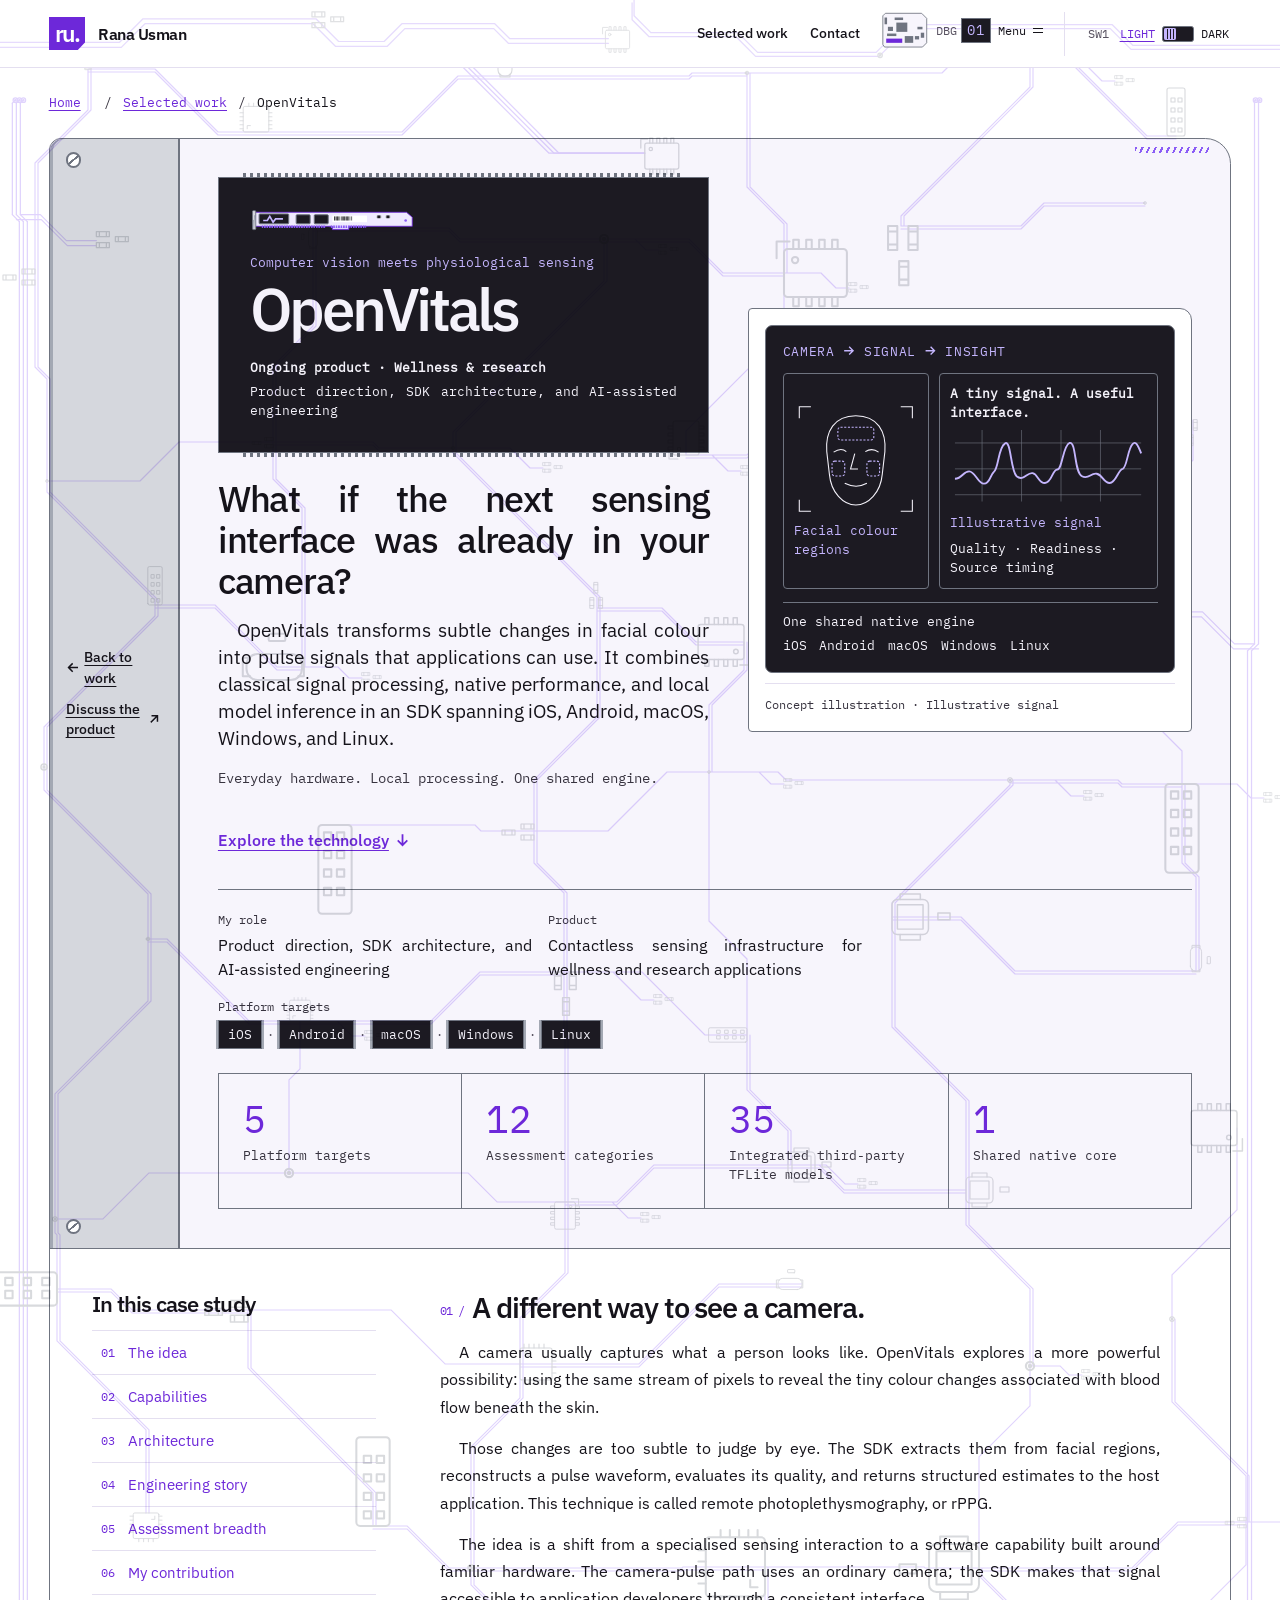
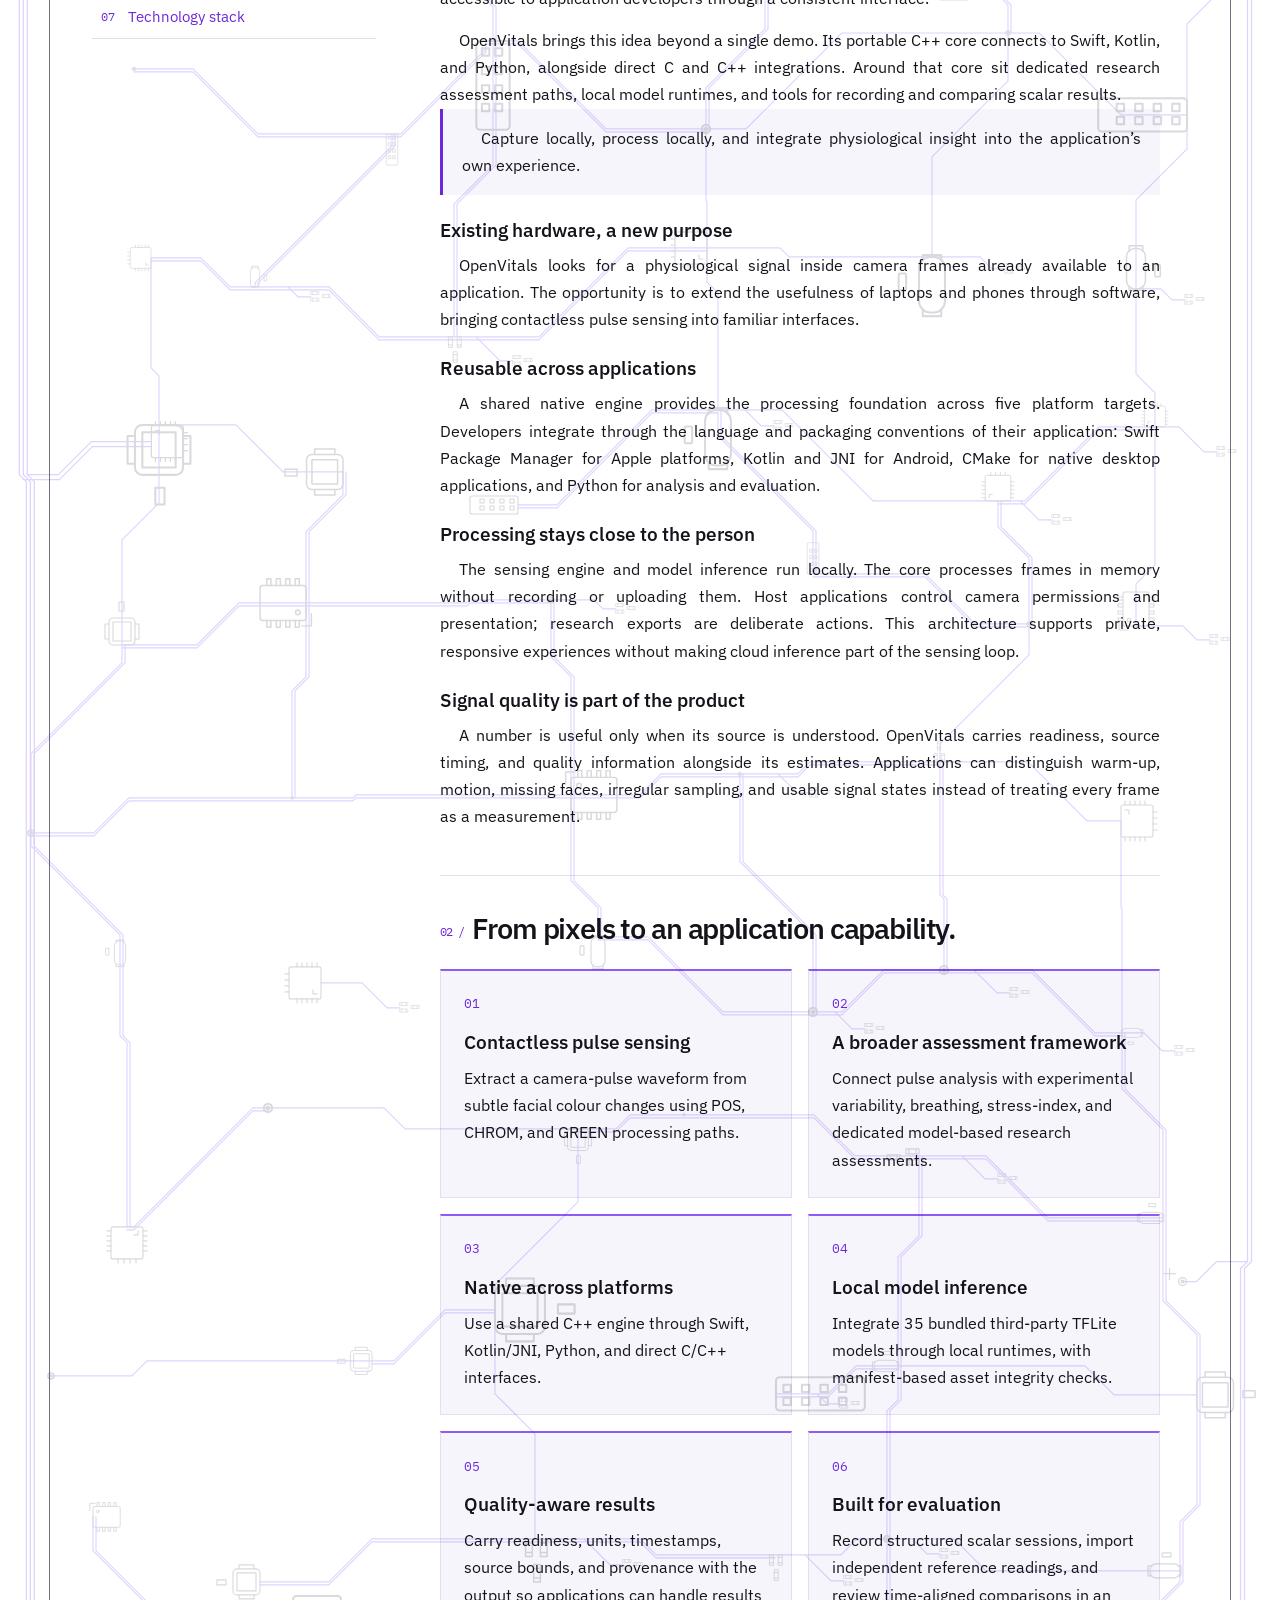
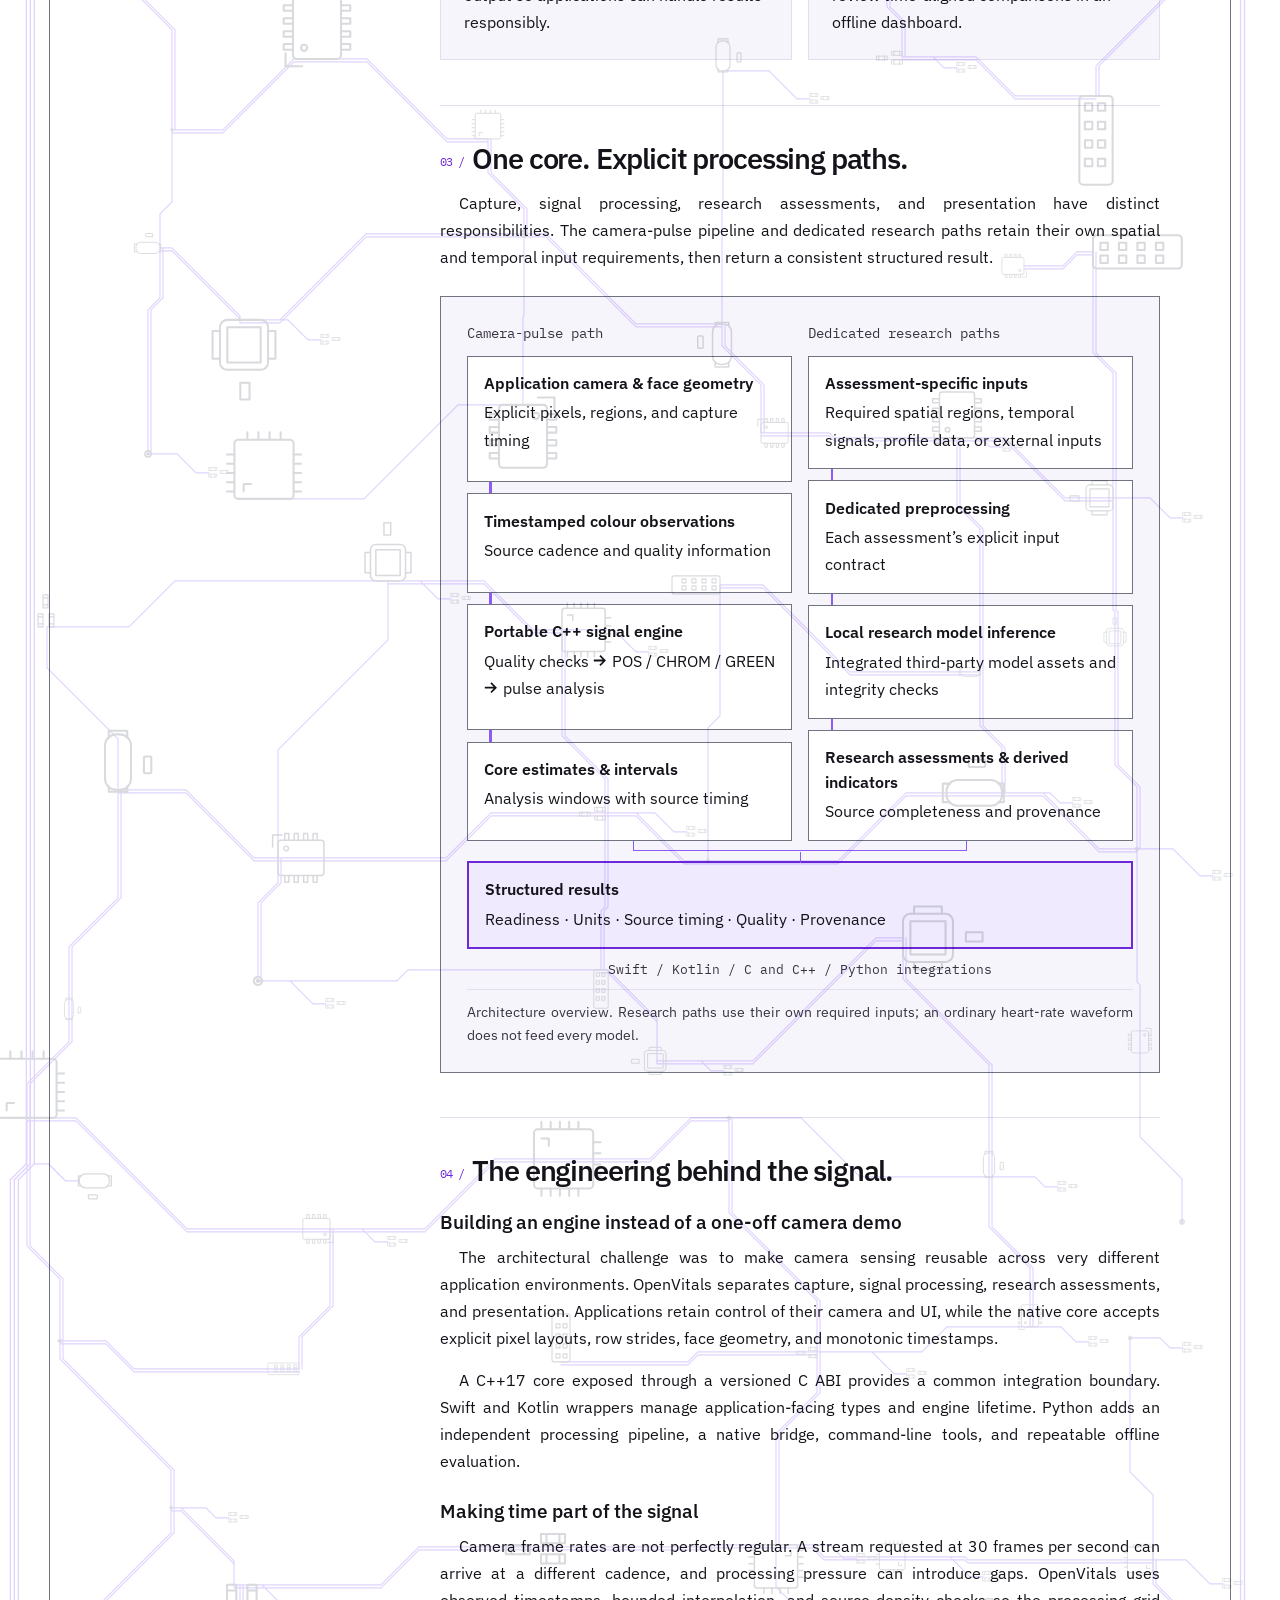
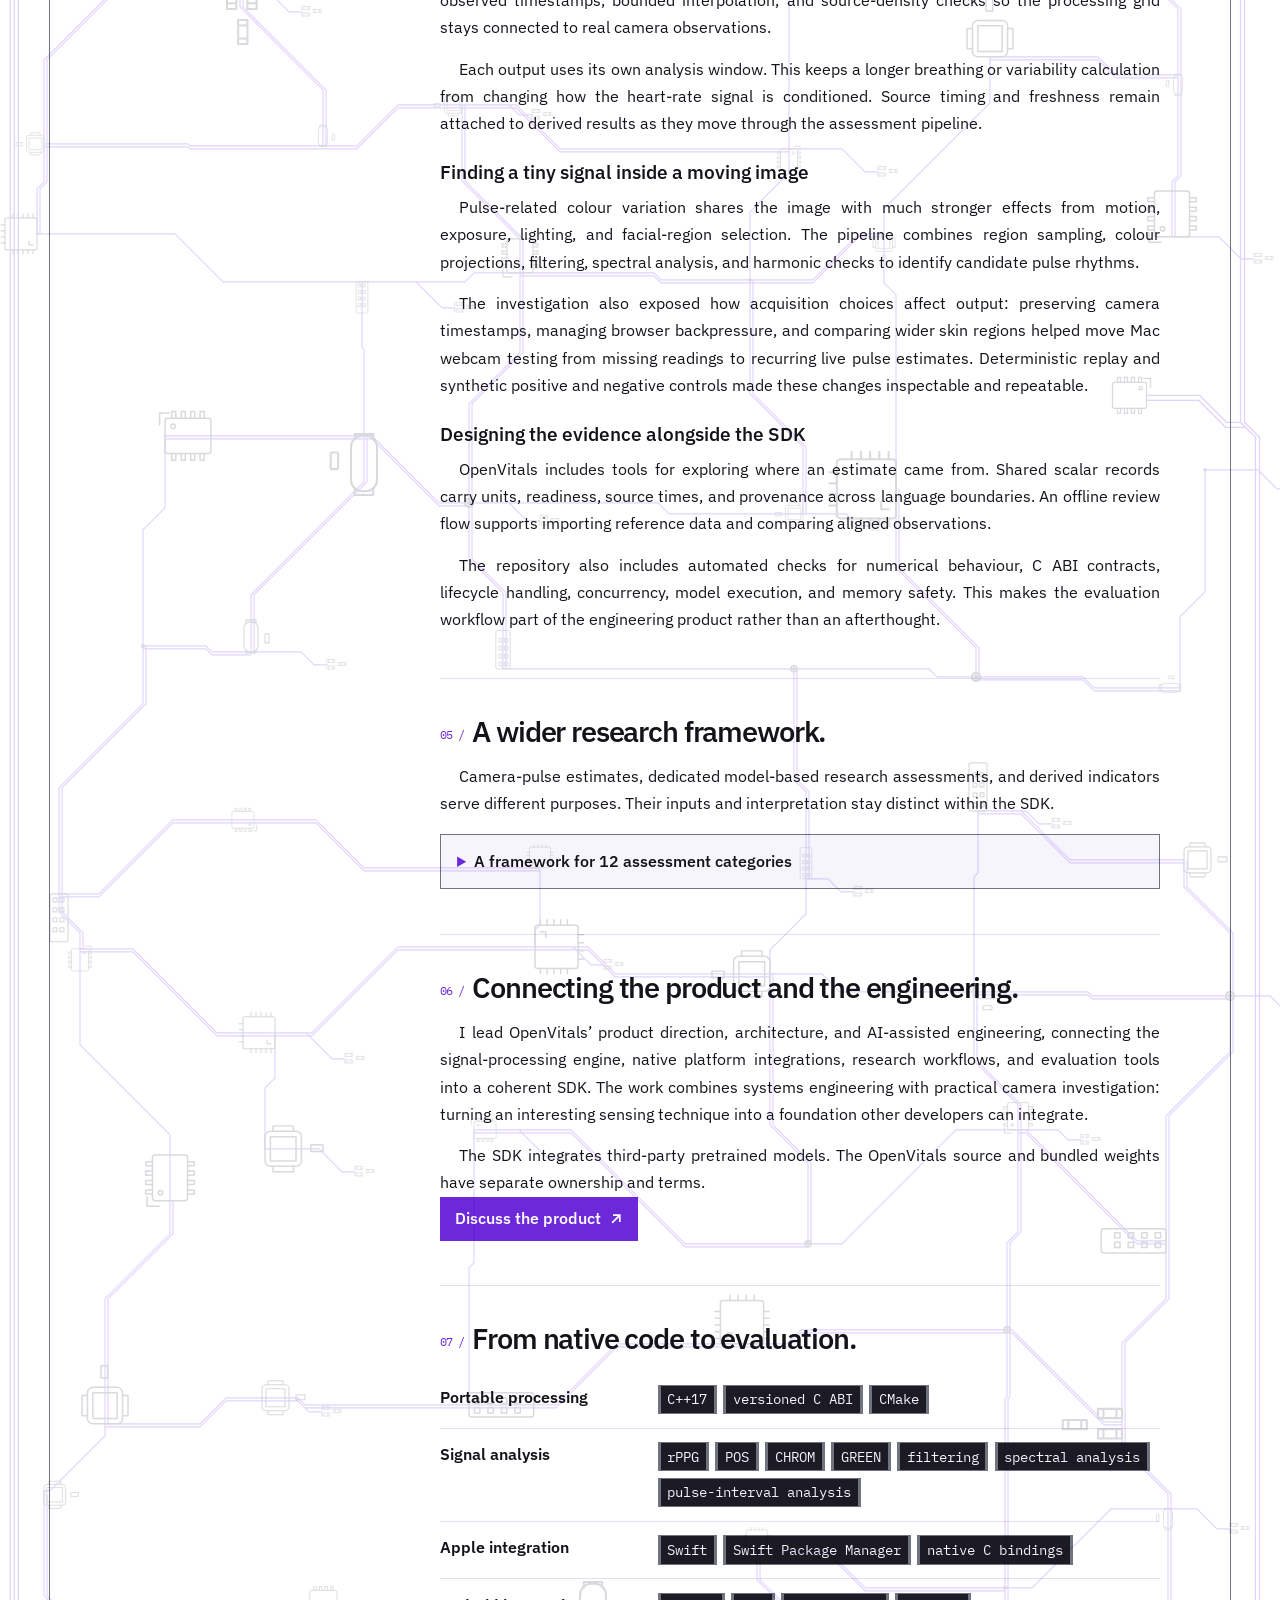
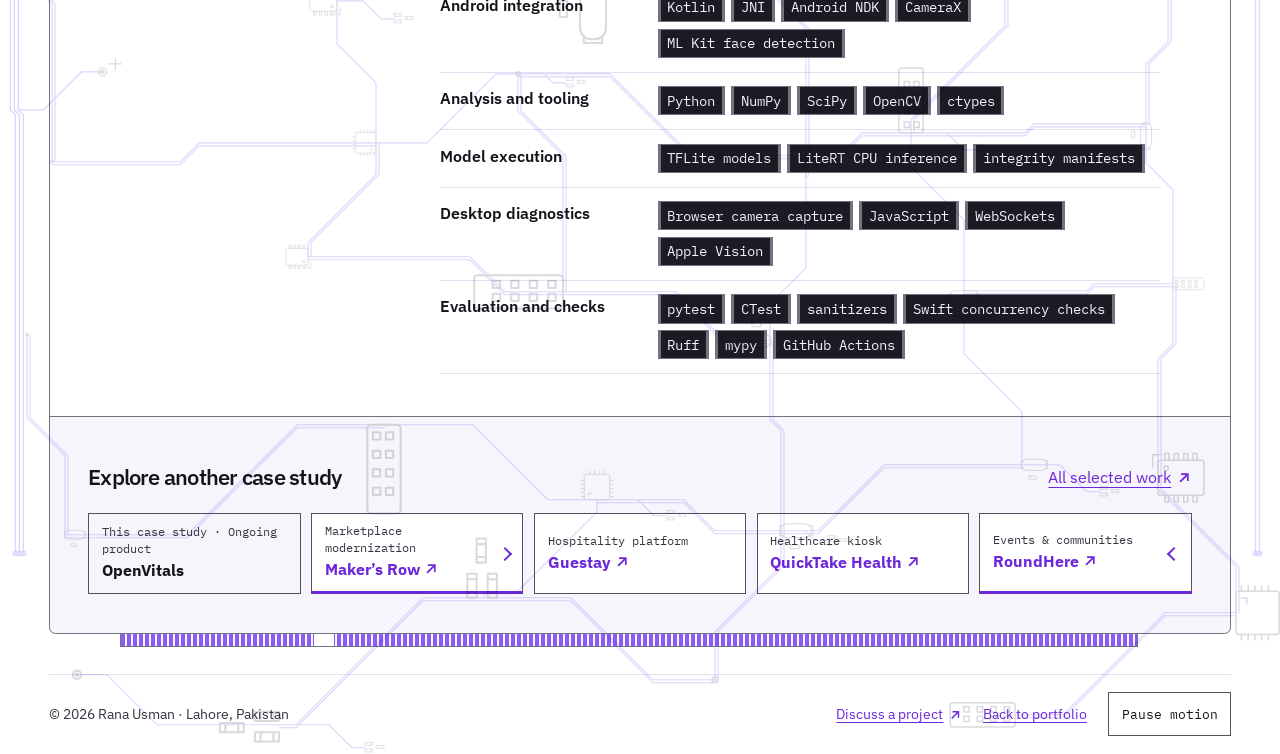
<file: case-studies/openvitals.html>
<!doctype html>
<html lang="en">
<head>
  <meta charset="utf-8">
  <meta http-equiv="Content-Security-Policy" content="default-src 'none'; script-src 'self'; script-src-attr 'none'; style-src 'self'; style-src-attr 'none'; img-src 'self'; font-src 'self'; connect-src 'self'; media-src 'none'; object-src 'none'; frame-src 'none'; worker-src 'none'; manifest-src 'none'; base-uri 'none'; form-action 'none'">
  <meta name="referrer" content="strict-origin-when-cross-origin">
  <meta name="viewport" content="width=device-width, initial-scale=1">
  <meta name="color-scheme" content="light dark">
  <meta name="theme-color" content="Canvas">
  <title>OpenVitals — Camera-based physiological sensing | Rana Usman</title>
  <meta name="description" content="OpenVitals is an ongoing camera-based physiological sensing SDK for wellness and research: one C++ engine, five platform targets, local processing, and quality-aware results.">
  <link rel="canonical" href="https://ranausman.dev/case-studies/openvitals.html">
  <meta property="og:type" content="article">
  <meta property="og:site_name" content="Rana Usman">
  <meta property="og:title" content="OpenVitals — Everyday cameras, physiological insight">
  <meta property="og:description" content="An ongoing product exploring contactless sensing infrastructure for wellness and research. Product direction, SDK architecture, and AI-assisted engineering by Rana Usman.">
  <meta property="og:url" content="https://ranausman.dev/case-studies/openvitals.html">
  <meta name="twitter:card" content="summary">
  <meta name="twitter:title" content="OpenVitals — Everyday cameras, physiological insight">
  <meta name="twitter:description" content="A camera-based physiological sensing SDK with a shared native core, local processing, and quality-aware research assessments.">
  <link rel="icon" href="../assets/favicon.svg?v=ru-x1-neutral1" type="image/svg+xml">
  <link rel="stylesheet" href="/motherboard/tokens.css?v=ru-x1-plex1">
  <link rel="preload" as="font" type="font/woff2" crossorigin href="/motherboard/fonts/plex-sans-latin-wght.woff2?v=ru-x1-plex1">
  <link rel="preload" as="font" type="font/woff2" crossorigin href="/motherboard/fonts/plex-mono-latin-400.woff2?v=ru-x1-plex1">
  <script src="/motherboard/finish.js?v=ru-x1-b5" blocking="render"></script>
  <link rel="stylesheet" href="/motherboard/board.css?v=ru-x1-ui4">
  <link rel="stylesheet" href="/motherboard/cases.css?v=ru-x1-b8">
  <link rel="stylesheet" href="/motherboard/openvitals.css?v=ru-x1-ui4">
  <link rel="stylesheet" href="/motherboard/reflow.css?v=ru-x1-ui4">
  <link rel="stylesheet" media="print" href="/motherboard/print.css?v=ru-x1-vomero1">
  <script src="/motherboard/site.js?v=ru-x1-vomero1" defer></script>
</head>
<body class="case-page case-openvitals">
  <svg class="pcb-substrate" width="0" height="0" aria-hidden="true" focusable="false" xmlns="http://www.w3.org/2000/svg">
<defs><g id="field-via"><circle r="2.25"/><circle r=".65"/></g><g id="field-soic"><rect x="0" y="-13" width="34" height="26" rx="2"/><circle cx="6" cy="-7" r="1.7"/><path d="M5-13v-5h3v5m4 0v-5h3v5m4 0v-5h3v5m4 0v-5h3v5 M5 13v5h3v-5m4 0v5h3v-5m4 0v5h3v-5m4 0v5h3v-5 M-4-8v-9h7"/></g><g id="field-qfn"><rect x="0" y="-16" width="32" height="32" rx="2"/><path d="M4-16v-4m5 4v-4m5 4v-4m5 4v-4m5 4v-4 M4 16v4m5-4v4m5-4v4m5-4v4m5-4v4 M32-9h4m-4 6h4m-4 6h4m-4 6h4 M4-11h4v4"/></g><g id="field-crystal"><rect x="0" y="-7" width="30" height="14" rx="6"/><path d="M2-5h-3v10h3m26-10h4v10h-4"/><rect x="9" y="14" width="9" height="4" rx=".7"/></g><g id="field-header"><rect x="0" y="-9" width="48" height="18" rx="2"/><path d="M4-5h4v4H4zm0 7h4v4H4zm10-7h4v4h-4zm0 7h4v4h-4zm10-7h4v4h-4zm0 7h4v4h-4zm10-7h4v4h-4zm0 7h4v4h-4z"/></g><g id="field-test"><circle r="4"/><circle r="1.5"/><path d="M7-8h12m-6-5v11"/></g><g id="field-choke"><rect x="0" y="-13" width="27" height="26" rx="4"/><path d="M4-9h19v18H4z M6-13v-4h15v4M6 13v4h15v-4"/><rect x="34" y="-3" width="9" height="5"/></g><g id="field-array"><path d="M0-9h13v5H0zM0 2h13v5H0zM19-4h13v5H19z M3-9v5m7-5v5M3 2v5m7-5v5m12-11v5m7-5v5"/></g></defs>
<svg x="1.2%" width="1" height="100%" overflow="visible"><g class="etched-traces" transform="scale(1 1)">
<svg y="1.4%" width="1" height="1.600%" overflow="visible"><path d="M0 0l-3 3"/><line x1="-3" y1="3" x2="-3" y2="100%"/></svg>
<svg y="3%" width="1" height="26.000%" overflow="visible"><path d="M-3 0l7 7"/><line x1="4" y1="7" x2="4" y2="100%"/></svg>
<svg y="29%" width="1" height="32.000%" overflow="visible"><path d="M4 0l7 7"/><line x1="11" y1="7" x2="11" y2="100%"/></svg>
<svg y="61%" width="1" height="30.000%" overflow="visible"><path d="M11 0l-16 16"/><line x1="-5" y1="16" x2="-5" y2="100%"/></svg>
<svg y="91%" width="1" height="6.200%" overflow="visible"><path d="M-5 0l5 5"/><line x1="0" y1="5" x2="0" y2="100%"/></svg>
<svg x="0" y="1.4%" width="1" height="1" overflow="visible"><use href="#field-via"/></svg>
<svg x="0" y="97.2%" width="1" height="1" overflow="visible"><use href="#field-via"/></svg>
<svg y="1.4%" width="1" height="1.600%" overflow="visible"><path d="M4 0l-3 3"/><line x1="1" y1="3" x2="1" y2="100%"/></svg>
<svg y="3%" width="1" height="26.000%" overflow="visible"><path d="M1 0l7 7"/><line x1="8" y1="7" x2="8" y2="100%"/></svg>
<svg y="29%" width="1" height="32.000%" overflow="visible"><path d="M8 0l7 7"/><line x1="15" y1="7" x2="15" y2="100%"/></svg>
<svg y="61%" width="1" height="30.000%" overflow="visible"><path d="M15 0l-16 16"/><line x1="-1" y1="16" x2="-1" y2="100%"/></svg>
<svg y="91%" width="1" height="6.200%" overflow="visible"><path d="M-1 0l5 5"/><line x1="4" y1="5" x2="4" y2="100%"/></svg>
<svg x="4" y="1.4%" width="1" height="1" overflow="visible"><use href="#field-via"/></svg>
<svg x="4" y="97.2%" width="1" height="1" overflow="visible"><use href="#field-via"/></svg>
<svg y="1.4%" width="1" height="1.600%" overflow="visible"><path d="M8 0l-3 3"/><line x1="5" y1="3" x2="5" y2="100%"/></svg>
<svg y="3%" width="1" height="26.000%" overflow="visible"><path d="M5 0l7 7"/><line x1="12" y1="7" x2="12" y2="100%"/></svg>
<svg y="29%" width="1" height="32.000%" overflow="visible"><path d="M12 0l7 7"/><line x1="19" y1="7" x2="19" y2="100%"/></svg>
<svg y="61%" width="1" height="30.000%" overflow="visible"><path d="M19 0l-16 16"/><line x1="3" y1="16" x2="3" y2="100%"/></svg>
<svg y="91%" width="1" height="6.200%" overflow="visible"><path d="M3 0l5 5"/><line x1="8" y1="5" x2="8" y2="100%"/></svg>
<svg x="8" y="1.4%" width="1" height="1" overflow="visible"><use href="#field-via"/></svg>
<svg x="8" y="97.2%" width="1" height="1" overflow="visible"><use href="#field-via"/></svg>
<svg x="0" y="3%" width="1" height="1" overflow="visible"><path d="M5 0h20l26 26H81"/><path d="M1 5h25l26 26H81"/><use class="etched-parts" href="#field-array" transform="translate(81 26)"/></svg>
<svg x="0" y="29%" width="1" height="1" overflow="visible"><path d="M12 0h31l33 -33H136"/><path d="M8 5h36l33 -33H136"/><use class="etched-parts" href="#field-qfn" transform="translate(136 -33)"/></svg>
<svg x="0" y="61%" width="1" height="1" overflow="visible"><path d="M19 0h14l17 17H64"/><use class="etched-parts" href="#field-crystal" transform="translate(64 17)"/></svg>
<svg x="0" y="91%" width="1" height="1" overflow="visible"><path d="M3 0h25l38 -38H87"/><use class="etched-parts" href="#field-test" transform="translate(87 -38)"/></svg></g></svg>
<svg x="98.4%" width="1" height="100%" overflow="visible"><g class="etched-traces" transform="scale(-1 1)">
<svg y="1.4%" width="1" height="7.600%" overflow="visible"><path d="M0 0l1 1"/><line x1="1" y1="1" x2="1" y2="100%"/></svg>
<svg y="9%" width="1" height="31.000%" overflow="visible"><path d="M1 0l7 7"/><line x1="8" y1="7" x2="8" y2="100%"/></svg>
<svg y="40%" width="1" height="33.000%" overflow="visible"><path d="M8 0l7 7"/><line x1="15" y1="7" x2="15" y2="100%"/></svg>
<svg y="73%" width="1" height="24.200%" overflow="visible"><path d="M15 0l-15 15"/><line x1="0" y1="15" x2="0" y2="100%"/></svg>
<svg x="0" y="1.4%" width="1" height="1" overflow="visible"><use href="#field-via"/></svg>
<svg x="0" y="97.2%" width="1" height="1" overflow="visible"><use href="#field-via"/></svg>
<svg y="1.4%" width="1" height="7.600%" overflow="visible"><path d="M4 0l1 1"/><line x1="5" y1="1" x2="5" y2="100%"/></svg>
<svg y="9%" width="1" height="31.000%" overflow="visible"><path d="M5 0l7 7"/><line x1="12" y1="7" x2="12" y2="100%"/></svg>
<svg y="40%" width="1" height="33.000%" overflow="visible"><path d="M12 0l7 7"/><line x1="19" y1="7" x2="19" y2="100%"/></svg>
<svg y="73%" width="1" height="24.200%" overflow="visible"><path d="M19 0l-15 15"/><line x1="4" y1="15" x2="4" y2="100%"/></svg>
<svg x="4" y="1.4%" width="1" height="1" overflow="visible"><use href="#field-via"/></svg>
<svg x="4" y="97.2%" width="1" height="1" overflow="visible"><use href="#field-via"/></svg>
<svg x="0" y="9%" width="1" height="1" overflow="visible"><path d="M5 0h20l32 -32H146"/><path d="M1 5h25l32 -32H146"/><use class="etched-parts" href="#field-header" transform="translate(146 -32)"/></svg>
<svg x="0" y="40%" width="1" height="1" overflow="visible"><path d="M12 0h31l20 20H77"/><use class="etched-parts" href="#field-test" transform="translate(77 20)"/></svg>
<svg x="0" y="73%" width="1" height="1" overflow="visible"><path d="M19 0h14l27 -27H113"/><path d="M15 5h19l27 -27H113"/><use class="etched-parts" href="#field-soic" transform="translate(113 -27)"/></svg></g></svg>
<svg x="36%" y="106" width="1" height="1" overflow="visible"><g class="etched-traces"><path d="M2 -85v46l86 86h96"/><path d="M7 -89v50l86 86h91"/><path d="M12 -93v54l86 86h86"/><use class="etched-parts" href="#field-soic" transform="translate(184 50)"/></g></svg>
<svg class="pcb-field" data-seed="441" width="100%" height="100%" viewBox="0 0 1366 7845" preserveAspectRatio="none"><path class="etched-traces" d="M81 69H124l63 63V132H234M81 72H124l63 63V135H234M234 132H339l56 -56V76H462M234 135H339l56 -56V79H462M462 76H507l3 -3V73H683M462 79H507l3 -3V76H683M462 76h27l26 26h13M683 73H793l12 -12V61H942M683 76H793l12 -12V64H942M942 61H982l74 74V135H1076M942 64H982l74 74V138H1076M942 61V97l-90 90H852V203M1076 135H1120l38 -38V97H1203M1076 138H1120l38 -38V100H1203M1076 135h30l10 10h13M1203 97V171l22 22H1225V262M1206 97V171l22 22H1228V262M91 227H138l11 11V238H358M91 227h47l19 19h13M358 238H435l34 34V272H522M522 272H560l46 -46V226H629M522 275H560l46 -46V229H629M522 272V380l-8 8H514V431M522 272h23l11 11h13M629 226H741l23 -23V203H852M629 226V278l70 70H699V419M852 203V241l70 70H922V425M855 203V241l70 70H925V425M1018 301H1080l39 -39V262H1225M1018 304H1080l39 -39V265H1225M1225 262V284l102 102H1327V428M1225 262h30l22 22h13M24 447H81l7 7V454H237M24 450H81l7 7V457H237M24 447V486l71 71H95V640M27 447V486l71 71H98V640M24 447h25l21 21h13M237 454H286l23 -23V431H514M237 457H286l23 -23V434H514M237 454V556l81 81H318V668M237 454h22l25 25h13M514 431H605l12 -12V419H699M514 434H605l12 -12V422H699M514 431V455l-56 56H458V616M517 431V455l-56 56H461V616M699 419H843l6 6V425H922M699 422H843l6 6V428H922M699 419V458l-73 73H626V586M702 419V458l-73 73H629V586M922 425V486l-31 31H891V644M925 425V486l-31 31H894V644M922 425h39l9 9h13M1057 487H1199l59 -59V428H1327M1057 490H1199l59 -59V431H1327M1327 428h45l22 22h13M95 640h43l14 14h13M318 668H342l52 -52V616H458M318 671H342l52 -52V619H458M318 668V733l-17 17H301V782M321 668V733l-17 17H304V782M458 616H489l30 -30V586H626M458 619H489l30 -30V589H626M626 586H723l58 58V644H891M626 589H723l58 58V647H891M626 586V747l39 39H665V840M629 586V747l39 39H668V840M891 644H945l6 6V650H1074M891 647H945l6 6V653H1074M891 644V714l15 15H906V791M894 644V714l15 15H909V791M891 644h34l19 19h13M1074 650H1147l59 -59V591H1234M1074 650V782l0 0H1074V853M1077 650V782l0 0H1077V853M1234 591V639l-28 28H1206V735M143 778V834l-25 25H118V968M146 778V834l-25 25H121V968M301 782h37l25 25h13M526 758H546l82 82V840H665M526 761H546l82 82V843H665M665 840H727l49 -49V791H906M665 843H727l49 -49V794H906M665 840h20l17 17h13M906 791H987l62 62V853H1074M906 794H987l62 62V856H1074M906 791h27l23 23h13M1074 853H1080l116 -116V735H1206M1074 856H1080l116 -116V738H1206M1074 853V882l5 5H1079V1008M1077 853V882l5 5H1082V1008M1074 853h27l12 12h13M118 968H141l69 69V1037H245M245 1037H315l46 -46V991H460M245 1040H315l46 -46V994H460M245 1037V1090l-18 18H227V1127M460 991H609l29 29V1020H712M460 994H609l29 29V1023H712M712 1020H773l37 -37V983H916M712 1023H773l37 -37V986H916M712 1020V1045l22 22H734V1102M715 1020V1045l22 22H737V1102M712 1020h39l23 23h13M916 983H996l25 25V1008H1079M916 986H996l25 25V1011H1079M916 983V1027l26 26H942V1183M919 983V1027l26 26H945V1183M1327 946V993l-22 22H1305V1152M1330 946V993l-22 22H1308V1152M52 1107V1170l94 94H146V1343M227 1127H335l55 55V1182H476M227 1130H335l55 55V1185H476M227 1127h38l10 10h13M476 1182H599l80 -80V1102H734M476 1182V1218l29 29H505V1384M479 1182V1218l29 29H508V1384M734 1102H822l81 81V1183H942M734 1105H822l81 81V1186H942M942 1183H964l46 -46V1137H1072M942 1186H964l46 -46V1140H1072M942 1183V1245l2 2H944V1339M945 1183V1245l2 2H947V1339M942 1183h44l24 24h13M1072 1137H1175l15 15V1152H1305M1072 1140H1175l15 15V1155H1305M1072 1137h45l26 26h13M1305 1152V1283l30 30H1335V1372M146 1343H161l42 42V1385H236M146 1343V1350l-86 86H60V1458M146 1343h46l14 14h13M236 1385H299l1 -1V1384H505M236 1388H299l1 -1V1387H505M236 1385V1421l19 19H255V1545M239 1385V1421l19 19H258V1545M505 1384H638l1 1V1385H700M505 1387H638l1 1V1388H700M505 1384V1411l26 26H531V1449M700 1385H809l46 -46V1339H944M700 1388H809l46 -46V1342H944M944 1339V1416l-25 25H919V1496M947 1339V1416l-25 25H922V1496M1098 1307V1378l-84 84H1014V1524M1098 1307h42l28 28h13M1335 1372V1402l-139 139H1196V1574M1338 1372V1402l-139 139H1199V1574M60 1458H97l87 87V1545H255M60 1461H97l87 87V1548H255M255 1545H388l96 -96V1449H531M255 1548H388l96 -96V1452H531M255 1545V1575l12 12H267V1673M258 1545V1575l12 12H270V1673M531 1449H546l82 82V1531H696M531 1452H546l82 82V1534H696M531 1449h41l20 20h13M696 1531H733l35 -35V1496H919M696 1534H733l35 -35V1499H919M696 1531V1577l35 35H731V1662M919 1496V1556l-19 19H900V1709M922 1496V1556l-19 19H903V1709M1014 1524H1108l50 50V1574H1196M1014 1527H1108l50 50V1577H1196M1196 1574V1587l46 46H1242V1648M1199 1574V1587l46 46H1245V1648M61 1664h26l19 19h13M267 1673H360l32 32V1705H453M731 1662H775l47 47V1709H900M731 1665H775l47 47V1712H900M900 1709H963l33 33V1742H1059M900 1712H963l33 33V1745H1059M900 1709V1748l-5 5H895V1836M903 1709V1748l-5 5H898V1836M900 1709h22l9 9h13M1059 1742H1127l94 -94V1648H1242M1059 1745H1127l94 -94V1651H1242M1059 1742V1749l52 52H1134V1810M1062 1742V1749l52 52H1137V1810M1242 1648V1728l89 89H1331V1860M1245 1648V1728l89 89H1334V1860M276 1842V1898l-52 52H224V2069M279 1842V1898l-52 52H227V2069M502 1881H546l41 -41V1840H670M502 1884H546l41 -41V1843H670M670 1840V1875l48 48H718V2031M895 1836H949l26 -26V1810H1134M895 1839H949l26 -26V1813H1134M895 1836V1911l-23 23H872V2010M1134 1810V1869l-79 79H1055V1998M1137 1810V1869l-79 79H1058V1998M1331 1860V1917l-111 111H1220V2057M1334 1860V1917l-111 111H1223V2057M63 2040H160l29 29V2069H224M63 2043H160l29 29V2072H224M63 2040V2093l47 47H110V2176M66 2040V2093l47 47H113V2176M224 2069H346l35 -35V2034H463M224 2072H346l35 -35V2037H463M224 2069V2088l70 70H294V2218M227 2069V2088l70 70H297V2218M463 2034H603l3 -3V2031H718M463 2037H603l3 -3V2034H718M463 2034V2068l84 84H547V2173M466 2034V2068l84 84H550V2173M463 2034h46l19 19h13M718 2031H795l21 -21V2010H872M718 2034H795l21 -21V2013H872M872 2010H960l12 -12V1998H1055M872 2013H960l12 -12V2001H1055M872 2010h44l10 10h13M1055 1998H1134l59 59V2057H1220M1055 1998V2100l-29 29H1026V2268M1220 2057V2121l67 67H1287V2283M1223 2057V2121l67 67H1290V2283M110 2176H169l42 42V2218H294M110 2176h29l23 23h13M294 2218H382l45 -45V2173H547M294 2221H382l45 -45V2176H547M547 2173H641l74 74V2247H744M547 2176H641l74 74V2250H744M547 2173h32l10 10h13M744 2247V2259l-98 98H646V2391M747 2247V2259l-98 98H649V2391M864 2206H935l62 62V2268H1026M1026 2268H1161l15 15V2283H1287M1026 2271H1161l15 15V2286H1287M1026 2268h41l10 10h13M1287 2283h23l26 26h13M50 2343H100l21 21V2364H333M50 2346H100l21 21V2367H333M50 2343V2405l13 13H63V2545M50 2343h44l22 22h13M333 2364H363l14 -14V2350H430M333 2364V2527l-14 14H319V2628M336 2364V2527l-14 14H322V2628M430 2350V2464l1 1H431V2600M433 2350V2464l1 1H434V2600M430 2350h42l10 10h13M646 2391h22l11 11h13M869 2453H912l21 -21V2432H1022M869 2456H912l21 -21V2435H1022M869 2453V2542l-4 4H865V2572M1022 2432H1167l15 -15V2417H1316M1022 2435H1167l15 -15V2420H1316M1316 2417V2490l-46 46H1270V2595M1316 2417h24l17 17h13M63 2545H189l83 83V2628H319M63 2548H189l83 83V2631H319M319 2628H348l28 -28V2600H431M319 2631H348l28 -28V2603H431M319 2628V2663l-93 93H226V2773M319 2628h27l10 10h13M431 2600H582l30 30V2630H704M431 2603H582l30 30V2633H704M431 2600V2632l63 63H494V2805M434 2600V2632l63 63H497V2805M431 2600h32l10 10h13M704 2630H754l58 -58V2572H865M704 2633H754l58 -58V2575H865M704 2630V2663l38 38H742V2785M707 2630V2663l38 38H745V2785M704 2630h20l27 27h13M865 2572H927l65 65V2637H1019M865 2575H927l65 65V2640H1019M1019 2637H1083l42 -42V2595H1270M1019 2640H1083l42 -42V2598H1270M1019 2637V2669l13 13H1032V2794M1019 2637h50l14 14h13M1270 2595V2621l-23 23H1247V2726M1273 2595V2621l-23 23H1250V2726M123 2789H173l16 -16V2773H226M123 2792H173l16 -16V2776H226M123 2789V2795l-79 79H44V2890M126 2789V2795l-79 79H47V2890M123 2789h31l24 24h13M226 2773H348l32 32V2805H494M226 2776H348l32 32V2808H494M226 2773V2843l-4 4H222V2929M229 2773V2843l-4 4H225V2929M494 2805H574l20 -20V2785H742M494 2808H574l20 -20V2788H742M742 2785H754l71 -71V2714H876M742 2788H754l71 -71V2717H876M742 2785V2827l-129 129H613V2975M745 2785V2827l-129 129H616V2975M742 2785h43l10 10h13M876 2714V2758l-7 7H869V2888M876 2714h49l23 23h13M1032 2794H1126l68 -68V2726H1247M1032 2797H1126l68 -68V2729H1247M1032 2794V2901l19 19H1051V2978M1247 2726V2799l80 80H1327V2920M1250 2726V2799l80 80H1330V2920M44 2890H113l39 39V2929H222M222 2929H421l27 -27V2902H537M222 2929V2959l109 109H331V3108M222 2929h50l26 26h13M537 2902H547l60 60V2975H613M537 2905H547l60 60V2978H613M537 2902V2969l-101 101H436V3152M540 2902V2969l-101 101H439V3152M613 2975H735l87 -87V2888H869M613 2978H735l87 -87V2891H869M613 2975V2990l61 61H674V3059M616 2975V2990l61 61H677V3059M869 2888V2923l22 22H891V3086M1051 2978V3035l20 20H1071V3092M1054 2978V3035l20 20H1074V3092M1051 2978h27l11 11h13M1327 2920V2965l-114 114H1213V3152M24 3085H82l23 23V3108H331M24 3088H82l23 23V3111H331M24 3085V3164l19 19H43V3280M27 3085V3164l19 19H46V3280M331 3108H367l44 44V3152H436M331 3108V3151l24 24H355V3235M334 3108V3151l24 24H358V3235M331 3108h36l18 18h13M436 3152h39l12 12h13M674 3059V3178l-16 16H658V3238M677 3059V3178l-16 16H661V3238M891 3086H1001l6 6V3092H1071M891 3086V3251l6 6H897V3325M894 3086V3251l6 6H900V3325M891 3086h44l11 11h13M1071 3092H1100l60 60V3152H1213M1071 3095H1100l60 60V3155H1213M1213 3152h46l13 13h13M43 3280H220l45 -45V3235H355M355 3235H441l48 48V3283H514M355 3235V3363l3 3H358V3466M358 3235V3363l3 3H361V3466M514 3283H569l45 -45V3238H658M514 3286H569l45 -45V3241H658M658 3238V3292l64 64H722V3446M661 3238V3292l64 64H725V3446M897 3325H949l26 -26V3299H1020M897 3328H949l26 -26V3302H1020M897 3325h24l22 22h13M1020 3299V3416l19 19H1039V3493M1023 3299V3416l19 19H1042V3493M59 3511V3521l95 95H160V3622M59 3511h20l13 13h13M358 3466H371l48 48V3514H453M358 3469H371l48 48V3517H453M358 3466V3504l-139 139H219V3713M358 3466h44l13 13h13M453 3514H513l68 -68V3446H722M453 3517H513l68 -68V3449H722M453 3514V3543l-17 17H436V3590M456 3514V3543l-17 17H439V3590M722 3446H762l56 56V3502H845M722 3446h21l9 9h13M845 3502H924l9 -9V3493H1039M845 3502V3518l-40 40H805V3591M1039 3493H1077l38 -38V3455H1212M1039 3493V3569l43 43H1082V3702M1042 3493V3569l43 43H1085V3702M1212 3455V3527l57 57H1269V3632M1215 3455V3527l57 57H1272V3632M160 3622H167l43 43V3713H219M160 3625H167l43 43V3716H219M160 3622V3656l-79 79H81V3770M163 3622V3656l-79 79H84V3770M219 3713H274l123 -123V3590H436M219 3716H274l123 -123V3593H436M219 3713V3716l100 100H319V3829M222 3713V3716l100 100H322V3829M436 3590H513l93 93V3683H653M436 3593H513l93 93V3686H653M436 3590V3707l60 60H496V3874M439 3590V3707l60 60H499V3874M653 3683H665l92 -92V3591H805M653 3683h34l18 18h13M805 3591H887l111 111V3702H1082M805 3591V3705l54 54H859V3842M805 3591h29l23 23h13M1269 3632V3702l64 64H1333V3825M1272 3632V3702l64 64H1336V3825M81 3770H135l59 59V3829H319M81 3773H135l59 59V3832H319M81 3770V3810l81 81H162V3978M84 3770V3810l81 81H165V3978M319 3829H376l45 45V3874H496M319 3829V3847l-66 66H253V3989M496 3874h32l28 28h13M640 3814H710l28 28V3842H859M640 3817H710l28 28V3845H859M640 3814V3901l-30 30H610V4057M643 3814V3901l-30 30H613V4057M859 3842H977l7 -7V3835H1099M859 3845H977l7 -7V3838H1099M1099 3835V3872l1 1H1100V4017M1102 3835V3872l1 1H1103V4017M1099 3835h24l17 17h13M1333 3825V3856l-115 115H1218V4029M1333 3825h34l27 27h13M162 3978H193l11 11V3989H253M162 3981H193l11 11V3992H253M162 3978V4070l-83 83H79V4210M165 3978V4070l-83 83H82V4210M162 3978h49l9 9h13M253 3989H390l8 -8V3981H547M547 3981H552l47 47V4057H610M547 3984H552l47 47V4060H610M547 3981V4014l-57 57H490V4217M550 3981V4014l-57 57H493V4217M610 4057H695l38 -38V4019H907M610 4057V4140l8 8H618V4176M613 4057V4140l8 8H621V4176M907 4019H1039l2 -2V4017H1100M907 4022H1039l2 -2V4020H1100M907 4019V4078l10 10H917V4221M910 4019V4078l10 10H920V4221M907 4019h33l17 17h13M1100 4017H1166l12 12V4029H1218M1100 4020H1166l12 12V4032H1218M1218 4029V4073l55 55H1273V4147M1221 4029V4073l55 55H1276V4147M79 4210H147l5 5V4215H236M79 4213H147l5 5V4218H236M79 4210V4221l-45 45H34V4305M82 4210V4221l-45 45H37V4305M79 4210h24l9 9h13M236 4215H339l2 2V4217H490M236 4218H339l2 2V4220H490M236 4215V4247l95 95H331V4353M490 4217H534l41 -41V4176H618M490 4220H534l41 -41V4179H618M490 4217V4254l-15 15H475V4344M490 4217h33l17 17h13M618 4176H692l45 45V4221H917M917 4221H964l92 -92V4129H1101M917 4224H964l92 -92V4132H1101M1101 4129V4217l-29 29H1072V4309M1104 4129V4217l-29 29H1075V4309M1101 4129h49l11 11h13M34 4305V4348l104 104H138V4507M37 4305V4348l104 104H141V4507M331 4353H413l9 -9V4344H475M331 4356H413l9 -9V4347H475M331 4353V4420l-97 97H234V4573M475 4344H543l7 7V4351H686M475 4347H543l7 7V4354H686M475 4344V4413l64 64H539V4584M478 4344V4413l64 64H542V4584M686 4351V4434l-62 62H624V4559M808 4306h41l18 18h13M1072 4309H1243l19 19V4328H1322M1072 4309V4408l35 35H1107V4538M1075 4309V4408l35 35H1110V4538M1322 4328V4347l-116 116H1206V4544M1325 4328V4347l-116 116H1209V4544M138 4507H148l66 66V4573H234M138 4510H148l66 66V4576H234M138 4507V4621l-68 68H70V4738M138 4507h35l27 27h13M234 4573H289l11 11V4584H539M234 4576H289l11 11V4587H539M539 4584H581l25 -25V4559H624M539 4587H581l25 -25V4562H624M539 4584V4612l-37 37H502V4747M542 4584V4612l-37 37H505V4747M539 4584h45l23 23h13M624 4559H778l19 -19V4540H907M624 4562H778l19 -19V4543H907M907 4540V4609l-73 73H834V4785M910 4540V4609l-73 73H837V4785M1107 4538H1153l6 6V4544H1206M1107 4541H1153l6 6V4547H1206M1206 4544V4638l69 69H1275V4759M70 4738H166l1 1V4739H336M70 4741H166l1 1V4742H336M70 4738V4837l82 82H152V4948M70 4738h35l21 21h13M336 4739H411l8 8V4747H502M502 4747V4849l-4 4H498V4930M505 4747V4849l-4 4H501V4930M689 4757V4782l-31 31H658V4840M692 4757V4782l-31 31H661V4840M834 4785H858l74 -74V4711H1012M1275 4759V4800l14 14H1289V4864M1278 4759V4800l14 14H1292V4864M1275 4759h27l11 11h13M152 4948V4972l-42 42H110V5060M309 4881H337l49 49V4930H498M309 4884H337l49 49V4933H498M309 4881V4965l36 36H345V5065M309 4881h43l13 13h13M498 4930H538l90 -90V4840H658M498 4930V4960l47 47H545V5091M498 4930h46l27 27h13M658 4840V4912l-25 25H633V5040M661 4840V4912l-25 25H636V5040M658 4840h37l28 28h13M837 4923H941l85 -85V4838H1075M837 4923V4959l-13 13H824V5021M840 4923V4959l-13 13H827V5021M837 4923h39l16 16h13M1075 4838H1208l26 26V4864H1289M1075 4841H1208l26 26V4867H1289M1075 4838V4976l54 54H1129V5133M1289 4864h24l13 13h13M110 5060H221l5 5V5065H345M110 5063H221l5 5V5068H345M110 5060V5155l-19 19H91V5309M113 5060V5155l-19 19H94V5309M345 5065H411l26 26V5091H545M345 5068H411l26 26V5094H545M345 5065V5121l-54 54H291V5313M348 5065V5121l-54 54H294V5313M345 5065h52l25 25h13M545 5091H556l51 -51V5040H633M545 5094H556l51 -51V5043H633M545 5091V5117l-110 110H435V5288M548 5091V5117l-110 110H438V5288M545 5091h24l16 16h13M633 5040H676l19 -19V5021H824M633 5043H676l19 -19V5024H824M633 5040V5230l-9 9H624V5294M636 5040V5230l-9 9H627V5294M824 5021H918l112 112V5133H1129M824 5024H918l112 112V5136H1129M824 5021V5069l50 50H874V5233M827 5021V5069l50 50H877V5233M824 5021h20l25 25h13M1129 5133H1172l113 -113V5020H1322M1129 5136H1172l113 -113V5023H1322M1129 5133V5186l-13 13H1116V5220M1132 5133V5186l-13 13H1119V5220M91 5309H169l4 4V5313H291M91 5312H169l4 4V5316H291M91 5309V5314l-51 51H40V5384M94 5309V5314l-51 51H43V5384M291 5313H353l25 -25V5288H435M291 5313V5418l17 17H308V5490M294 5313V5418l17 17H311V5490M435 5288h41l25 25h13M624 5294H726l61 -61V5233H874M624 5297H726l61 -61V5236H874M624 5294h23l19 19h13M874 5233H961l13 -13V5220H1116M874 5236H961l13 -13V5223H1116M874 5233V5302l45 45H919V5477M1116 5220H1127l89 89V5311H1221M1116 5220V5250l-47 47H1069V5398M1119 5220V5250l-47 47H1072V5398M1116 5220h28l18 18h13M1221 5311V5405l-3 3H1218V5472M1224 5311V5405l-3 3H1221V5472M1221 5311h23l16 16h13M40 5384H84l106 106V5490H308M40 5387H84l106 106V5493H308M40 5384V5491l108 108H148V5632M43 5384V5491l108 108H151V5632M40 5384h24l18 18h13M308 5490H436l17 -17V5473H543M308 5493H436l17 -17V5476H543M308 5490V5510l-30 30H278V5562M543 5473V5576l-1 1H542V5644M546 5473V5576l-1 1H545V5644M693 5440H754l37 37V5477H919M693 5443H754l37 37V5480H919M693 5440V5493l-55 55H638V5621M696 5440V5493l-55 55H641V5621M919 5477H933l79 -79V5398H1069M919 5480H933l79 -79V5401H1069M919 5477V5491l-66 66H853V5612M922 5477V5491l-66 66H856V5612M1069 5398h38l24 24h13M1218 5472V5513l39 39H1257V5567M1221 5472V5513l39 39H1260V5567M148 5632H184l70 -70V5562H278M148 5635H184l70 -70V5565H278M148 5632V5673l-24 24H124V5780M151 5632V5673l-24 24H127V5780M278 5562H403l82 82V5644H542M278 5565H403l82 82V5647H542M278 5562h35l16 16h13M542 5644H575l23 -23V5621H638M542 5647H575l23 -23V5624H638M638 5621V5655l44 44H682V5772M641 5621V5655l44 44H685V5772M853 5612H912l33 33V5645H1000M853 5615H912l33 33V5648H1000M853 5612V5670l-13 13H840V5843M853 5612h41l16 16h13M1000 5645H1051l78 -78V5567H1257M1000 5648H1051l78 -78V5570H1257M1000 5645V5656l74 74H1132V5735M1003 5645V5656l74 74H1135V5735M1257 5567V5687l70 70H1327V5809M1257 5567h48l24 24h13M124 5780V5878l5 5H129V6018M314 5829V5892l35 35H349V5952M317 5829V5892l35 35H352V5952M492 5778H582l6 -6V5772H682M492 5781H582l6 -6V5775H682M492 5778V5906l-18 18H474V5965M495 5778V5906l-18 18H477V5965M682 5772H711l71 71V5843H840M682 5775H711l71 71V5846H840M840 5843V5953l1 1H841V6033M843 5843V5953l1 1H844V6033M1132 5735H1210l74 74V5809H1327M1132 5735V5782l-104 104H1028V5906M1135 5735V5782l-104 104H1031V5906M1132 5735h36l26 26h13M1327 5809V5841l-87 87H1240V5989M1330 5809V5841l-87 87H1243V5989M129 6018H221l66 -66V5952H349M349 5952H416l13 13V5965H474M349 5955H416l13 13V5968H474M474 5965H600l19 19V5984H656M474 5965V6006l-31 31H443V6182M477 5965V6006l-31 31H446V6182M474 5965h33l14 14h13M656 5984H703l49 49V6033H841M656 5987H703l49 49V6036H841M656 5984V6082l1 1H657V6140M659 5984V6082l1 1H660V6140M841 6033V6084l81 81H922V6186M844 6033V6084l81 81H925V6186M1028 5906H1060l83 83V5989H1240M1028 5909H1060l83 83V5992H1240M1028 5906h37l26 26h13M1240 5989V6055l4 4H1244V6195M1240 5989h32l25 25h13M148 6201V6249l-27 27H121V6319M151 6201V6249l-27 27H124V6319M148 6201h20l24 24h13M350 6100H360l77 77V6182H443M350 6103H360l77 77V6185H443M350 6100V6170l-94 94H256V6373M353 6100V6170l-94 94H259V6373M350 6100h29l9 9h13M443 6182H536l42 -42V6140H657M443 6182h24l17 17h13M657 6140H750l46 46V6186H922M657 6140V6192l-37 37H620V6327M660 6140V6192l-37 37H623V6327M657 6140h47l22 22h13M922 6186H971l4 4V6190H1131M922 6189H971l4 4V6193H1131M922 6186V6245l-118 118H804V6388M925 6186V6245l-118 118H807V6388M1131 6190V6219l-112 112H1019V6379M1134 6190V6219l-112 112H1022V6379M1131 6190h47l17 17h13M1244 6195V6278l-31 31H1213V6357M1247 6195V6278l-31 31H1216V6357M1244 6195h37l24 24h13M121 6319H137l54 54V6373H256M256 6373H326l104 -104V6269H553M256 6376H326l104 -104V6272H553M256 6373V6410l-16 16H240V6536M259 6373V6410l-16 16H243V6536M256 6373h20l9 9h13M553 6269H558l51 51V6327H620M553 6269V6319l-75 75H478V6508M620 6327H680l61 61V6388H804M620 6330H680l61 61V6391H804M620 6327V6480l-2 2H618V6544M620 6327h20l25 25h13M804 6388V6396l38 38H856V6442M1019 6379H1056l22 -22V6357H1213M1019 6382H1056l22 -22V6360H1213M1019 6379V6439l-4 4H1015V6471M1022 6379V6439l-4 4H1018V6471M35 6494H87l42 42V6536H240M35 6497H87l42 42V6539H240M35 6494h27l13 13h13M240 6536H390l28 -28V6508H478M240 6539H390l28 -28V6511H478M478 6508H526l36 36V6544H618M618 6544H707l102 -102V6442H856M618 6547H707l102 -102V6445H856M618 6544h42l19 19h13M856 6442H950l29 29V6471H1015M856 6445H950l29 29V6474H1015M1015 6471H1059l47 47V6518H1276M1015 6474H1059l47 47V6521H1276M1015 6471V6618l57 57H1072V6725M1018 6471V6618l57 57H1075V6725M1015 6471h39l17 17h13M1276 6518V6534l-60 60H1216V6642M1279 6518V6534l-60 60H1219V6642M60 6636H111l40 40V6676H338M60 6639H111l40 40V6679H338M338 6676H352l55 55V6731H436M338 6679H352l55 55V6734H436M620 6736H667l101 -101V6635H861M620 6739H667l101 -101V6638H861M861 6635H925l90 90V6725H1072M1072 6725H1110l83 -83V6642H1216M1072 6725h45l13 13h13M112 6838H229l72 72V6910H349M112 6841H229l72 72V6913H349M112 6838h39l20 20h13M349 6910H366l70 -70V6840H450M349 6913H366l70 -70V6843H450M349 6910V6926l-87 87H262V7060M352 6910V6926l-87 87H265V7060M450 6840H553l42 42V6882H717M450 6843H553l42 42V6885H717M450 6840V6892l58 58H508V7008M717 6882H859l28 -28V6854H929M717 6882V6928l-87 87H630V7051M720 6882V6928l-87 87H633V7051M929 6854H1003l45 -45V6809H1089M929 6857H1003l45 -45V6812H1089M1089 6809H1210l9 -9V6800H1322M1089 6812H1210l9 -9V6803H1322M1089 6809V6871l-53 53H1036V7082M1092 6809V6871l-53 53H1039V7082M1089 6809h40l23 23h13M1322 6800V6897l-72 72H1250V7075M132 6989H158l71 71V7060H262M132 6992H158l71 71V7063H262M132 6989V7054l-74 74H58V7201M262 7060V7136l-37 37H225V7247M265 7060V7136l-37 37H228V7247M262 7060h42l15 15h13M508 7008H523l43 43V7051H630M508 7011H523l43 43V7054H630M508 7008V7039l-72 72H436V7176M508 7008h35l28 28h13M630 7051H773l12 -12V7039H911M630 7051V7099l106 106H736V7277M633 7051V7099l106 106H739V7277M911 7039V7095l6 6H917V7184M914 7039V7095l6 6H920V7184M1036 7082V7136l32 32H1068V7270M1250 7075V7116l-34 34H1216V7175M1250 7075h51l24 24h13M58 7201H143l46 46V7247H225M58 7204H143l46 46V7250H225M58 7201V7246l-7 7H51V7348M61 7201V7246l-7 7H54V7348M58 7201h24l24 24h13M225 7247H264l71 -71V7176H436M225 7247V7296l-2 2H223V7381M436 7176H481l101 101V7277H736M436 7179H481l101 101V7280H736M436 7176V7285l49 49H485V7434M436 7176h53l11 11h13M736 7277H768l93 -93V7184H917M736 7280H768l93 -93V7187H917M736 7277h47l17 17h13M917 7184H960l86 86V7270H1068M1068 7270H1104l95 -95V7175H1216M1068 7270h33l15 15h13M1216 7175V7294l63 63H1279V7429M51 7348H82l33 33V7381H223M51 7351H82l33 33V7384H223M51 7348h23l27 27h13M223 7381H313l53 53V7434H485M223 7384H313l53 53V7437H485M485 7434H566l59 -59V7375H719M485 7437H566l59 -59V7378H719M719 7375V7418l-105 105H614V7548M722 7375V7418l-105 105H617V7548M719 7375h23l28 28h13M842 7361H908l94 94V7455H1025M842 7361h23l14 14h13M1025 7455H1073l26 -26V7429H1279M1025 7458H1073l26 -26V7432H1279M1025 7455V7509l7 7H1032V7633M1028 7455V7509l7 7H1035V7633M1025 7455h21l24 24h13M119 7558H210l53 53V7611H312M119 7558V7626l-14 14H105V7809M312 7611H327l82 -82V7529H430M312 7614H327l82 -82V7532H430M312 7611V7719l-53 53H259V7810M315 7611V7719l-53 53H262V7810M312 7611h37l10 10h13M430 7529H522l19 19V7548H614M430 7529V7616l-4 4H426V7696M433 7529V7616l-4 4H429V7696M614 7548H805l80 80V7628H941M614 7548V7594l28 28H642V7809M614 7548h49l17 17h13M941 7628H982l5 5V7633H1032M941 7628V7639l-68 68H873V7715M944 7628V7639l-68 68H876V7715M1032 7633H1095l108 -108V7525H1228M1032 7636H1095l108 -108V7528H1228M1032 7633V7711l14 14H1046V7770M1228 7525h44l20 20h13M105 7809H144l1 1V7810H259M105 7812H144l1 1V7813H259M105 7809h37l27 27h13M259 7810H272l114 -114V7696H426M259 7813H272l114 -114V7699H426M642 7809H698l94 -94V7715H873M642 7812H698l94 -94V7718H873M642 7809h24l18 18h13M873 7715h30l25 25h13M1046 7770H1135l38 38V7808H1205"/><g class="etched-parts"><use href="#field-crystal" transform="translate(81 69) rotate(270) scale(0.65)"/><use href="#field-qfn" transform="translate(234 132) rotate(270) scale(0.8)"/><use href="#field-crystal" transform="translate(462 76) rotate(270)"/><use href="#field-array" transform="translate(528 102) scale(.6)"/><use href="#field-via" transform="translate(683 73) rotate(180) scale(0.8)"/><use href="#field-header" transform="translate(942 61) rotate(270) scale(1.85)"/><use href="#field-header" transform="translate(1076 135) rotate(270)"/><use href="#field-array" transform="translate(1129 145) scale(.6)"/><use href="#field-array" transform="translate(1203 97) rotate(180)"/><use href="#field-crystal" transform="translate(91 227) rotate(90) scale(0.65)"/><use href="#field-array" transform="translate(170 246) scale(.6)"/><use href="#field-via" transform="translate(358 238) scale(1.85)"/><use href="#field-soic" transform="translate(522 272) scale(1.85)"/><use href="#field-array" transform="translate(569 283) scale(.6)"/><use href="#field-array" transform="translate(629 226) rotate(90) scale(1.85)"/><use href="#field-via" transform="translate(852 203) rotate(180) scale(0.65)"/><use href="#field-via" transform="translate(1018 301) rotate(270) scale(0.65)"/><use href="#field-array" transform="translate(1225 262) rotate(180) scale(0.65)"/><use href="#field-array" transform="translate(1290 284) scale(.6)"/><use href="#field-via" transform="translate(24 447) rotate(180) scale(0.8)"/><use href="#field-array" transform="translate(83 468) scale(.6)"/><use href="#field-soic" transform="translate(237 454) rotate(270)"/><use href="#field-array" transform="translate(297 479) scale(.6)"/><use href="#field-via" transform="translate(514 431) rotate(90)"/><use href="#field-array" transform="translate(699 419) rotate(90) scale(0.8)"/><use href="#field-header" transform="translate(922 425) rotate(270) scale(0.8)"/><use href="#field-array" transform="translate(983 434) scale(.6)"/><use href="#field-crystal" transform="translate(1057 487) rotate(180) scale(1.85)"/><use href="#field-array" transform="translate(1327 428) rotate(270) scale(0.8)"/><use href="#field-array" transform="translate(1407 450) scale(.6)"/><use href="#field-soic" transform="translate(95 640) rotate(180) scale(1.35)"/><use href="#field-array" transform="translate(165 654) scale(.6)"/><use href="#field-crystal" transform="translate(318 668) rotate(90) scale(1.85)"/><use href="#field-via" transform="translate(458 616) rotate(270)"/><use href="#field-via" transform="translate(626 586) rotate(270) scale(1.35)"/><use href="#field-header" transform="translate(891 644) rotate(90) scale(1.85)"/><use href="#field-array" transform="translate(957 663) scale(.6)"/><use href="#field-array" transform="translate(1074 650) rotate(180)"/><use href="#field-via" transform="translate(1234 591) rotate(90) scale(0.65)"/><use href="#field-via" transform="translate(143 778) rotate(270)"/><use href="#field-header" transform="translate(301 782) rotate(90) scale(1.85)"/><use href="#field-array" transform="translate(376 807) scale(.6)"/><use href="#field-via" transform="translate(526 758) rotate(180) scale(0.8)"/><use href="#field-qfn" transform="translate(665 840) rotate(270) scale(0.65)"/><use href="#field-array" transform="translate(715 857) scale(.6)"/><use href="#field-array" transform="translate(906 791) rotate(90) scale(1.35)"/><use href="#field-array" transform="translate(969 814) scale(.6)"/><use href="#field-header" transform="translate(1074 853) rotate(180) scale(0.8)"/><use href="#field-array" transform="translate(1126 865) scale(.6)"/><use href="#field-choke" transform="translate(1206 735) scale(1.35)"/><use href="#field-crystal" transform="translate(118 968) rotate(270) scale(0.8)"/><use href="#field-via" transform="translate(245 1037) rotate(90)"/><use href="#field-via" transform="translate(460 991) scale(1.85)"/><use href="#field-soic" transform="translate(712 1020) rotate(90) scale(0.8)"/><use href="#field-array" transform="translate(787 1043) scale(.6)"/><use href="#field-choke" transform="translate(916 983)"/><use href="#field-choke" transform="translate(1079 1008)"/><use href="#field-soic" transform="translate(1327 946) rotate(180) scale(1.35)"/><use href="#field-header" transform="translate(52 1107) rotate(180) scale(1.85)"/><use href="#field-array" transform="translate(227 1127) rotate(180) scale(1.35)"/><use href="#field-array" transform="translate(288 1137) scale(.6)"/><use href="#field-qfn" transform="translate(476 1182)"/><use href="#field-crystal" transform="translate(734 1102) rotate(180) scale(0.8)"/><use href="#field-via" transform="translate(942 1183) rotate(180) scale(1.85)"/><use href="#field-array" transform="translate(1023 1207) scale(.6)"/><use href="#field-via" transform="translate(1072 1137)"/><use href="#field-array" transform="translate(1156 1163) scale(.6)"/><use href="#field-qfn" transform="translate(1305 1152) rotate(90) scale(0.8)"/><use href="#field-header" transform="translate(146 1343) rotate(270) scale(1.85)"/><use href="#field-array" transform="translate(219 1357) scale(.6)"/><use href="#field-via" transform="translate(236 1385) rotate(180) scale(1.35)"/><use href="#field-qfn" transform="translate(505 1384) rotate(180) scale(1.85)"/><use href="#field-choke" transform="translate(700 1385) rotate(180) scale(1.85)"/><use href="#field-array" transform="translate(944 1339) rotate(180) scale(0.65)"/><use href="#field-via" transform="translate(1098 1307) rotate(180) scale(0.8)"/><use href="#field-array" transform="translate(1181 1335) scale(.6)"/><use href="#field-header" transform="translate(1335 1372) rotate(90) scale(0.65)"/><use href="#field-header" transform="translate(60 1458) rotate(90) scale(1.85)"/><use href="#field-via" transform="translate(255 1545) rotate(180) scale(1.85)"/><use href="#field-via" transform="translate(531 1449)"/><use href="#field-array" transform="translate(605 1469) scale(.6)"/><use href="#field-header" transform="translate(696 1531) rotate(180) scale(1.85)"/><use href="#field-qfn" transform="translate(919 1496) rotate(180) scale(0.65)"/><use href="#field-crystal" transform="translate(1014 1524) rotate(270) scale(0.65)"/><use href="#field-array" transform="translate(1196 1574) rotate(90) scale(0.8)"/><use href="#field-qfn" transform="translate(61 1664) rotate(180)"/><use href="#field-array" transform="translate(119 1683) scale(.6)"/><use href="#field-crystal" transform="translate(267 1673) rotate(90) scale(1.85)"/><use href="#field-crystal" transform="translate(453 1705) rotate(270) scale(1.35)"/><use href="#field-choke" transform="translate(731 1662) rotate(90) scale(1.85)"/><use href="#field-choke" transform="translate(900 1709) rotate(180) scale(1.35)"/><use href="#field-array" transform="translate(944 1718) scale(.6)"/><use href="#field-header" transform="translate(1059 1742) rotate(180)"/><use href="#field-crystal" transform="translate(1242 1648) rotate(90) scale(1.85)"/><use href="#field-qfn" transform="translate(132 1916) rotate(270) scale(0.8)"/><use href="#field-qfn" transform="translate(276 1842) rotate(270) scale(0.65)"/><use href="#field-choke" transform="translate(502 1881) rotate(270)"/><use href="#field-soic" transform="translate(670 1840) rotate(180) scale(1.35)"/><use href="#field-via" transform="translate(895 1836) rotate(90) scale(1.35)"/><use href="#field-header" transform="translate(1134 1810) rotate(270) scale(0.65)"/><use href="#field-via" transform="translate(1331 1860) rotate(180)"/><use href="#field-soic" transform="translate(63 2040) rotate(270)"/><use href="#field-via" transform="translate(224 2069) rotate(270) scale(1.35)"/><use href="#field-via" transform="translate(463 2034) scale(0.65)"/><use href="#field-array" transform="translate(541 2053) scale(.6)"/><use href="#field-soic" transform="translate(718 2031) scale(1.35)"/><use href="#field-via" transform="translate(872 2010) rotate(180) scale(0.8)"/><use href="#field-array" transform="translate(939 2020) scale(.6)"/><use href="#field-array" transform="translate(1055 1998) rotate(270) scale(0.65)"/><use href="#field-qfn" transform="translate(1220 2057)"/><use href="#field-crystal" transform="translate(110 2176) rotate(90) scale(0.8)"/><use href="#field-array" transform="translate(175 2199) scale(.6)"/><use href="#field-qfn" transform="translate(294 2218) rotate(180)"/><use href="#field-crystal" transform="translate(547 2173) rotate(90)"/><use href="#field-array" transform="translate(602 2183) scale(.6)"/><use href="#field-via" transform="translate(744 2247) scale(1.85)"/><use href="#field-via" transform="translate(864 2206) rotate(180) scale(1.85)"/><use href="#field-crystal" transform="translate(1026 2268) scale(0.65)"/><use href="#field-array" transform="translate(1090 2278) scale(.6)"/><use href="#field-qfn" transform="translate(1287 2283) rotate(90)"/><use href="#field-array" transform="translate(1349 2309) scale(.6)"/><use href="#field-via" transform="translate(50 2343) rotate(90) scale(1.85)"/><use href="#field-array" transform="translate(129 2365) scale(.6)"/><use href="#field-choke" transform="translate(333 2364) rotate(90) scale(0.8)"/><use href="#field-via" transform="translate(430 2350) rotate(270) scale(0.65)"/><use href="#field-array" transform="translate(495 2360) scale(.6)"/><use href="#field-array" transform="translate(646 2391) rotate(180)"/><use href="#field-array" transform="translate(692 2402) scale(.6)"/><use href="#field-crystal" transform="translate(869 2453) rotate(180) scale(0.8)"/><use href="#field-via" transform="translate(1022 2432) rotate(90) scale(1.35)"/><use href="#field-choke" transform="translate(1316 2417) rotate(180) scale(0.8)"/><use href="#field-array" transform="translate(1370 2434) scale(.6)"/><use href="#field-choke" transform="translate(63 2545) scale(1.85)"/><use href="#field-header" transform="translate(319 2628) scale(1.85)"/><use href="#field-array" transform="translate(369 2638) scale(.6)"/><use href="#field-crystal" transform="translate(431 2600) rotate(180) scale(0.8)"/><use href="#field-array" transform="translate(486 2610) scale(.6)"/><use href="#field-choke" transform="translate(704 2630) scale(1.35)"/><use href="#field-array" transform="translate(764 2657) scale(.6)"/><use href="#field-soic" transform="translate(865 2572) scale(0.8)"/><use href="#field-choke" transform="translate(1019 2637) rotate(180)"/><use href="#field-array" transform="translate(1096 2651) scale(.6)"/><use href="#field-array" transform="translate(1270 2595) rotate(90) scale(1.35)"/><use href="#field-array" transform="translate(123 2789) rotate(90) scale(0.8)"/><use href="#field-array" transform="translate(191 2813) scale(.6)"/><use href="#field-via" transform="translate(226 2773) rotate(90) scale(1.35)"/><use href="#field-crystal" transform="translate(494 2805) rotate(180)"/><use href="#field-via" transform="translate(742 2785) rotate(270) scale(0.65)"/><use href="#field-array" transform="translate(808 2795) scale(.6)"/><use href="#field-soic" transform="translate(876 2714) rotate(270) scale(1.85)"/><use href="#field-array" transform="translate(961 2737) scale(.6)"/><use href="#field-qfn" transform="translate(1032 2794) rotate(270) scale(0.8)"/><use href="#field-crystal" transform="translate(1247 2726) rotate(270)"/><use href="#field-array" transform="translate(44 2890) rotate(180) scale(0.8)"/><use href="#field-header" transform="translate(222 2929) rotate(90) scale(1.85)"/><use href="#field-array" transform="translate(311 2955) scale(.6)"/><use href="#field-crystal" transform="translate(537 2902) rotate(180) scale(0.8)"/><use href="#field-choke" transform="translate(613 2975) rotate(90) scale(1.85)"/><use href="#field-via" transform="translate(869 2888) rotate(180) scale(1.35)"/><use href="#field-crystal" transform="translate(1051 2978) rotate(90) scale(1.35)"/><use href="#field-array" transform="translate(1102 2989) scale(.6)"/><use href="#field-soic" transform="translate(1327 2920) rotate(180) scale(0.65)"/><use href="#field-header" transform="translate(24 3085) scale(1.85)"/><use href="#field-via" transform="translate(331 3108) rotate(90) scale(1.35)"/><use href="#field-array" transform="translate(398 3126) scale(.6)"/><use href="#field-qfn" transform="translate(436 3152) rotate(270) scale(1.85)"/><use href="#field-array" transform="translate(500 3164) scale(.6)"/><use href="#field-soic" transform="translate(674 3059) rotate(90) scale(1.85)"/><use href="#field-soic" transform="translate(891 3086) scale(0.8)"/><use href="#field-array" transform="translate(959 3097) scale(.6)"/><use href="#field-soic" transform="translate(1071 3092) rotate(270) scale(1.35)"/><use href="#field-choke" transform="translate(1213 3152) rotate(180)"/><use href="#field-array" transform="translate(1285 3165) scale(.6)"/><use href="#field-array" transform="translate(43 3280) rotate(270)"/><use href="#field-choke" transform="translate(355 3235) rotate(270) scale(1.35)"/><use href="#field-qfn" transform="translate(514 3283) scale(1.35)"/><use href="#field-header" transform="translate(658 3238) rotate(180)"/><use href="#field-crystal" transform="translate(897 3325) rotate(180) scale(0.65)"/><use href="#field-array" transform="translate(956 3347) scale(.6)"/><use href="#field-choke" transform="translate(1020 3299) rotate(270) scale(0.65)"/><use href="#field-crystal" transform="translate(1278 3264) rotate(270) scale(1.85)"/><use href="#field-soic" transform="translate(59 3511) scale(1.35)"/><use href="#field-array" transform="translate(105 3524) scale(.6)"/><use href="#field-array" transform="translate(358 3466) rotate(180) scale(0.8)"/><use href="#field-array" transform="translate(428 3479) scale(.6)"/><use href="#field-via" transform="translate(453 3514) scale(0.8)"/><use href="#field-crystal" transform="translate(722 3446) rotate(180) scale(1.85)"/><use href="#field-array" transform="translate(765 3455) scale(.6)"/><use href="#field-via" transform="translate(845 3502) rotate(90) scale(0.8)"/><use href="#field-crystal" transform="translate(1039 3493) rotate(270) scale(0.65)"/><use href="#field-via" transform="translate(1212 3455) rotate(90) scale(1.85)"/><use href="#field-header" transform="translate(160 3622) rotate(90) scale(0.8)"/><use href="#field-choke" transform="translate(219 3713) rotate(180) scale(0.8)"/><use href="#field-choke" transform="translate(436 3590) scale(1.85)"/><use href="#field-soic" transform="translate(653 3683) rotate(90) scale(0.65)"/><use href="#field-array" transform="translate(718 3701) scale(.6)"/><use href="#field-qfn" transform="translate(805 3591) rotate(270) scale(1.85)"/><use href="#field-array" transform="translate(870 3614) scale(.6)"/><use href="#field-soic" transform="translate(1082 3702) rotate(180) scale(0.8)"/><use href="#field-qfn" transform="translate(1269 3632) scale(1.85)"/><use href="#field-via" transform="translate(81 3770) rotate(180) scale(0.8)"/><use href="#field-crystal" transform="translate(319 3829) rotate(270) scale(0.8)"/><use href="#field-via" transform="translate(496 3874)"/><use href="#field-array" transform="translate(569 3902) scale(.6)"/><use href="#field-via" transform="translate(640 3814) rotate(180) scale(0.8)"/><use href="#field-header" transform="translate(859 3842) rotate(180) scale(0.65)"/><use href="#field-header" transform="translate(1099 3835) rotate(270)"/><use href="#field-array" transform="translate(1153 3852) scale(.6)"/><use href="#field-array" transform="translate(1333 3825) rotate(180) scale(0.65)"/><use href="#field-array" transform="translate(1407 3852) scale(.6)"/><use href="#field-soic" transform="translate(162 3978) rotate(270) scale(0.65)"/><use href="#field-array" transform="translate(233 3987) scale(.6)"/><use href="#field-via" transform="translate(253 3989) rotate(90) scale(0.8)"/><use href="#field-via" transform="translate(547 3981) rotate(270) scale(0.65)"/><use href="#field-array" transform="translate(610 4057) rotate(90) scale(1.85)"/><use href="#field-array" transform="translate(907 4019) rotate(180) scale(1.85)"/><use href="#field-array" transform="translate(970 4036) scale(.6)"/><use href="#field-qfn" transform="translate(1100 4017) rotate(90) scale(1.35)"/><use href="#field-qfn" transform="translate(1218 4029) rotate(180) scale(0.8)"/><use href="#field-qfn" transform="translate(79 4210) rotate(180) scale(0.8)"/><use href="#field-array" transform="translate(125 4219) scale(.6)"/><use href="#field-choke" transform="translate(236 4215) rotate(180) scale(0.65)"/><use href="#field-crystal" transform="translate(490 4217) rotate(270) scale(0.65)"/><use href="#field-array" transform="translate(553 4234) scale(.6)"/><use href="#field-choke" transform="translate(618 4176) rotate(180) scale(0.65)"/><use href="#field-soic" transform="translate(917 4221) rotate(90) scale(0.65)"/><use href="#field-choke" transform="translate(1101 4129) rotate(270) scale(1.35)"/><use href="#field-array" transform="translate(1174 4140) scale(.6)"/><use href="#field-crystal" transform="translate(1273 4147) rotate(90) scale(0.65)"/><use href="#field-qfn" transform="translate(34 4305) rotate(180)"/><use href="#field-header" transform="translate(331 4353) rotate(90) scale(0.65)"/><use href="#field-soic" transform="translate(475 4344) rotate(270)"/><use href="#field-via" transform="translate(686 4351) rotate(180) scale(0.65)"/><use href="#field-choke" transform="translate(808 4306) rotate(90) scale(0.65)"/><use href="#field-array" transform="translate(880 4324) scale(.6)"/><use href="#field-soic" transform="translate(1072 4309) rotate(270) scale(1.35)"/><use href="#field-soic" transform="translate(1322 4328) scale(1.35)"/><use href="#field-crystal" transform="translate(138 4507) rotate(90) scale(1.85)"/><use href="#field-array" transform="translate(213 4534) scale(.6)"/><use href="#field-via" transform="translate(234 4573) rotate(90) scale(1.85)"/><use href="#field-choke" transform="translate(539 4584) rotate(180) scale(0.65)"/><use href="#field-array" transform="translate(620 4607) scale(.6)"/><use href="#field-qfn" transform="translate(624 4559) rotate(180) scale(1.85)"/><use href="#field-via" transform="translate(907 4540) rotate(180) scale(0.65)"/><use href="#field-via" transform="translate(1107 4538) rotate(90) scale(0.8)"/><use href="#field-crystal" transform="translate(1206 4544) rotate(270)"/><use href="#field-header" transform="translate(70 4738) rotate(270) scale(0.8)"/><use href="#field-array" transform="translate(139 4759) scale(.6)"/><use href="#field-via" transform="translate(336 4739) scale(1.35)"/><use href="#field-via" transform="translate(502 4747) rotate(90) scale(1.85)"/><use href="#field-crystal" transform="translate(689 4757) rotate(180) scale(0.65)"/><use href="#field-header" transform="translate(834 4785) rotate(90)"/><use href="#field-soic" transform="translate(1012 4711) rotate(180) scale(0.65)"/><use href="#field-qfn" transform="translate(1275 4759) rotate(270) scale(0.65)"/><use href="#field-array" transform="translate(1326 4770) scale(.6)"/><use href="#field-header" transform="translate(152 4948) rotate(270) scale(0.65)"/><use href="#field-header" transform="translate(309 4881) rotate(270)"/><use href="#field-array" transform="translate(378 4894) scale(.6)"/><use href="#field-choke" transform="translate(498 4930)"/><use href="#field-array" transform="translate(584 4957) scale(.6)"/><use href="#field-soic" transform="translate(658 4840) rotate(90) scale(0.65)"/><use href="#field-array" transform="translate(736 4868) scale(.6)"/><use href="#field-qfn" transform="translate(837 4923) rotate(180)"/><use href="#field-array" transform="translate(905 4939) scale(.6)"/><use href="#field-qfn" transform="translate(1075 4838) scale(1.35)"/><use href="#field-choke" transform="translate(1289 4864) rotate(180) scale(1.35)"/><use href="#field-array" transform="translate(1339 4877) scale(.6)"/><use href="#field-crystal" transform="translate(110 5060)"/><use href="#field-via" transform="translate(345 5065) rotate(180) scale(1.85)"/><use href="#field-array" transform="translate(435 5090) scale(.6)"/><use href="#field-soic" transform="translate(545 5091) rotate(270) scale(1.35)"/><use href="#field-array" transform="translate(598 5107) scale(.6)"/><use href="#field-choke" transform="translate(633 5040) scale(1.35)"/><use href="#field-soic" transform="translate(824 5021) scale(0.65)"/><use href="#field-array" transform="translate(882 5046) scale(.6)"/><use href="#field-via" transform="translate(1129 5133) rotate(180) scale(1.35)"/><use href="#field-soic" transform="translate(1322 5020) rotate(270) scale(0.8)"/><use href="#field-header" transform="translate(91 5309) rotate(180) scale(1.35)"/><use href="#field-choke" transform="translate(291 5313) rotate(270) scale(1.35)"/><use href="#field-choke" transform="translate(435 5288)"/><use href="#field-array" transform="translate(514 5313) scale(.6)"/><use href="#field-header" transform="translate(624 5294) scale(1.35)"/><use href="#field-array" transform="translate(679 5313) scale(.6)"/><use href="#field-qfn" transform="translate(874 5233) rotate(270) scale(1.35)"/><use href="#field-via" transform="translate(1116 5220) rotate(90) scale(1.35)"/><use href="#field-array" transform="translate(1175 5238) scale(.6)"/><use href="#field-array" transform="translate(1221 5311) rotate(180) scale(1.85)"/><use href="#field-array" transform="translate(1273 5327) scale(.6)"/><use href="#field-choke" transform="translate(40 5384) scale(0.8)"/><use href="#field-array" transform="translate(95 5402) scale(.6)"/><use href="#field-soic" transform="translate(308 5490) rotate(180) scale(0.8)"/><use href="#field-crystal" transform="translate(543 5473) rotate(90) scale(1.85)"/><use href="#field-qfn" transform="translate(693 5440) rotate(270) scale(0.65)"/><use href="#field-via" transform="translate(919 5477) scale(0.8)"/><use href="#field-crystal" transform="translate(1069 5398) rotate(90) scale(0.65)"/><use href="#field-array" transform="translate(1144 5422) scale(.6)"/><use href="#field-via" transform="translate(1218 5472) rotate(270) scale(0.8)"/><use href="#field-qfn" transform="translate(148 5632) rotate(180) scale(0.65)"/><use href="#field-via" transform="translate(278 5562)"/><use href="#field-array" transform="translate(342 5578) scale(.6)"/><use href="#field-array" transform="translate(542 5644) rotate(90) scale(0.65)"/><use href="#field-header" transform="translate(638 5621) rotate(270) scale(1.35)"/><use href="#field-crystal" transform="translate(853 5612) rotate(90) scale(0.8)"/><use href="#field-array" transform="translate(923 5628) scale(.6)"/><use href="#field-via" transform="translate(1000 5645) rotate(270) scale(0.65)"/><use href="#field-soic" transform="translate(1257 5567) rotate(180) scale(0.65)"/><use href="#field-array" transform="translate(1342 5591) scale(.6)"/><use href="#field-header" transform="translate(124 5780) rotate(180) scale(1.85)"/><use href="#field-crystal" transform="translate(314 5829) rotate(180)"/><use href="#field-qfn" transform="translate(492 5778) rotate(90) scale(0.8)"/><use href="#field-header" transform="translate(682 5772) scale(0.65)"/><use href="#field-crystal" transform="translate(840 5843) scale(0.65)"/><use href="#field-header" transform="translate(1132 5735) rotate(90) scale(1.85)"/><use href="#field-array" transform="translate(1207 5761) scale(.6)"/><use href="#field-qfn" transform="translate(1327 5809) rotate(270) scale(0.8)"/><use href="#field-crystal" transform="translate(129 6018)"/><use href="#field-crystal" transform="translate(349 5952) scale(0.8)"/><use href="#field-soic" transform="translate(474 5965) scale(1.35)"/><use href="#field-array" transform="translate(534 5979) scale(.6)"/><use href="#field-via" transform="translate(656 5984) rotate(270) scale(1.85)"/><use href="#field-array" transform="translate(841 6033) rotate(180) scale(1.85)"/><use href="#field-array" transform="translate(1028 5906) rotate(270) scale(1.85)"/><use href="#field-array" transform="translate(1104 5932) scale(.6)"/><use href="#field-via" transform="translate(1240 5989) rotate(270) scale(1.35)"/><use href="#field-array" transform="translate(1310 6014) scale(.6)"/><use href="#field-header" transform="translate(148 6201) rotate(180) scale(1.35)"/><use href="#field-array" transform="translate(205 6225) scale(.6)"/><use href="#field-qfn" transform="translate(350 6100) scale(1.35)"/><use href="#field-array" transform="translate(401 6109) scale(.6)"/><use href="#field-soic" transform="translate(443 6182) scale(0.65)"/><use href="#field-array" transform="translate(497 6199) scale(.6)"/><use href="#field-header" transform="translate(657 6140) rotate(90) scale(1.85)"/><use href="#field-array" transform="translate(739 6162) scale(.6)"/><use href="#field-soic" transform="translate(922 6186) scale(1.85)"/><use href="#field-qfn" transform="translate(1131 6190) rotate(270) scale(1.85)"/><use href="#field-array" transform="translate(1208 6207) scale(.6)"/><use href="#field-via" transform="translate(1244 6195) rotate(270)"/><use href="#field-array" transform="translate(1318 6219) scale(.6)"/><use href="#field-soic" transform="translate(121 6319) rotate(90) scale(1.85)"/><use href="#field-qfn" transform="translate(256 6373) rotate(90) scale(1.35)"/><use href="#field-array" transform="translate(298 6382) scale(.6)"/><use href="#field-crystal" transform="translate(553 6269) rotate(270) scale(0.65)"/><use href="#field-soic" transform="translate(620 6327) rotate(180) scale(0.8)"/><use href="#field-array" transform="translate(678 6352) scale(.6)"/><use href="#field-via" transform="translate(804 6388) rotate(180) scale(1.35)"/><use href="#field-soic" transform="translate(1019 6379) rotate(90) scale(0.65)"/><use href="#field-soic" transform="translate(1213 6357) rotate(180) scale(1.85)"/><use href="#field-soic" transform="translate(35 6494) rotate(180) scale(0.8)"/><use href="#field-array" transform="translate(88 6507) scale(.6)"/><use href="#field-choke" transform="translate(240 6536) rotate(270) scale(1.85)"/><use href="#field-header" transform="translate(478 6508) rotate(270) scale(0.8)"/><use href="#field-array" transform="translate(618 6544) rotate(180) scale(1.35)"/><use href="#field-array" transform="translate(692 6563) scale(.6)"/><use href="#field-crystal" transform="translate(856 6442) rotate(270) scale(1.35)"/><use href="#field-via" transform="translate(1015 6471) rotate(270) scale(0.8)"/><use href="#field-array" transform="translate(1084 6488) scale(.6)"/><use href="#field-via" transform="translate(1276 6518) rotate(270) scale(0.65)"/><use href="#field-crystal" transform="translate(60 6636) rotate(180) scale(1.85)"/><use href="#field-array" transform="translate(338 6676) rotate(180) scale(0.65)"/><use href="#field-qfn" transform="translate(436 6731) scale(0.8)"/><use href="#field-choke" transform="translate(620 6736) scale(1.35)"/><use href="#field-soic" transform="translate(861 6635) rotate(90) scale(1.35)"/><use href="#field-array" transform="translate(1072 6725) rotate(270) scale(1.35)"/><use href="#field-array" transform="translate(1143 6738) scale(.6)"/><use href="#field-qfn" transform="translate(1216 6642) rotate(270) scale(1.35)"/><use href="#field-qfn" transform="translate(112 6838) rotate(90)"/><use href="#field-array" transform="translate(184 6858) scale(.6)"/><use href="#field-header" transform="translate(349 6910) scale(1.85)"/><use href="#field-qfn" transform="translate(450 6840) rotate(270) scale(0.8)"/><use href="#field-via" transform="translate(717 6882) rotate(270)"/><use href="#field-array" transform="translate(929 6854) rotate(180) scale(0.8)"/><use href="#field-via" transform="translate(1089 6809) rotate(270) scale(0.65)"/><use href="#field-array" transform="translate(1165 6832) scale(.6)"/><use href="#field-choke" transform="translate(1322 6800) rotate(180) scale(0.65)"/><use href="#field-qfn" transform="translate(132 6989) rotate(90) scale(0.65)"/><use href="#field-soic" transform="translate(262 7060) rotate(90) scale(0.65)"/><use href="#field-array" transform="translate(332 7075) scale(.6)"/><use href="#field-via" transform="translate(508 7008) rotate(180) scale(0.8)"/><use href="#field-array" transform="translate(584 7036) scale(.6)"/><use href="#field-via" transform="translate(630 7051) scale(0.8)"/><use href="#field-header" transform="translate(911 7039) scale(0.65)"/><use href="#field-via" transform="translate(1036 7082) rotate(90)"/><use href="#field-via" transform="translate(1250 7075) scale(0.65)"/><use href="#field-array" transform="translate(1338 7099) scale(.6)"/><use href="#field-choke" transform="translate(58 7201) rotate(270) scale(1.85)"/><use href="#field-array" transform="translate(119 7225) scale(.6)"/><use href="#field-qfn" transform="translate(225 7247) rotate(90)"/><use href="#field-via" transform="translate(436 7176) scale(1.35)"/><use href="#field-array" transform="translate(513 7187) scale(.6)"/><use href="#field-choke" transform="translate(736 7277) scale(1.35)"/><use href="#field-array" transform="translate(813 7294) scale(.6)"/><use href="#field-via" transform="translate(917 7184) rotate(90) scale(0.65)"/><use href="#field-via" transform="translate(1068 7270) rotate(180) scale(1.85)"/><use href="#field-array" transform="translate(1129 7285) scale(.6)"/><use href="#field-qfn" transform="translate(1216 7175) rotate(180) scale(0.65)"/><use href="#field-header" transform="translate(51 7348) rotate(180) scale(0.8)"/><use href="#field-array" transform="translate(114 7375) scale(.6)"/><use href="#field-via" transform="translate(223 7381) rotate(90) scale(0.8)"/><use href="#field-crystal" transform="translate(485 7434) scale(0.8)"/><use href="#field-choke" transform="translate(719 7375) rotate(270) scale(1.35)"/><use href="#field-array" transform="translate(783 7403) scale(.6)"/><use href="#field-array" transform="translate(842 7361) rotate(90)"/><use href="#field-array" transform="translate(892 7375) scale(.6)"/><use href="#field-soic" transform="translate(1025 7455) rotate(270) scale(1.35)"/><use href="#field-array" transform="translate(1083 7479) scale(.6)"/><use href="#field-header" transform="translate(1279 7429)"/><use href="#field-soic" transform="translate(119 7558) rotate(180) scale(0.65)"/><use href="#field-choke" transform="translate(312 7611) rotate(270)"/><use href="#field-array" transform="translate(372 7621) scale(.6)"/><use href="#field-choke" transform="translate(430 7529) scale(0.65)"/><use href="#field-choke" transform="translate(614 7548) rotate(270)"/><use href="#field-array" transform="translate(693 7565) scale(.6)"/><use href="#field-header" transform="translate(941 7628) rotate(180) scale(0.8)"/><use href="#field-choke" transform="translate(1032 7633) rotate(270)"/><use href="#field-soic" transform="translate(1228 7525) rotate(180)"/><use href="#field-array" transform="translate(1305 7545) scale(.6)"/><use href="#field-choke" transform="translate(105 7809) rotate(180)"/><use href="#field-array" transform="translate(182 7836) scale(.6)"/><use href="#field-array" transform="translate(259 7810) rotate(180) scale(1.85)"/><use href="#field-via" transform="translate(426 7696) rotate(90)"/><use href="#field-array" transform="translate(642 7809) rotate(270) scale(1.35)"/><use href="#field-array" transform="translate(697 7827) scale(.6)"/><use href="#field-header" transform="translate(873 7715) rotate(270) scale(1.35)"/><use href="#field-array" transform="translate(941 7740) scale(.6)"/><use href="#field-crystal" transform="translate(1046 7770) rotate(270) scale(0.65)"/><use href="#field-qfn" transform="translate(1205 7808) rotate(180) scale(0.65)"/></g></svg>
</svg>
  <a class="skip" href="#main">Skip to case study</a>
  <svg class="library" width="0" height="0" aria-hidden="true" focusable="false"><defs>
    <linearGradient id="steel" x2=".8" y2="1" gradientUnits="objectBoundingBox">
      <stop class="metal-light" /><stop offset=".43" class="metal-light" /><stop offset=".46" class="metal-mid" /><stop offset="1" class="metal-light" /></linearGradient>
    <linearGradient id="lid" x2="1" y2=".8"><stop class="mask-stop" /><stop offset=".65" class="metal-light" /><stop offset="1" class="mask-stop" /></linearGradient>
    <pattern id="fingers" width="3" height="6" patternUnits="userSpaceOnUse"><rect width="2" height="6" class="pad" /></pattern>
    <pattern id="pins" width="3" height="3" patternUnits="userSpaceOnUse"><rect width="3" height="3" class="black" /><circle cx="1.5" cy="1.5" r=".65" class="silver" /></pattern>
    <pattern id="bars" width="12" height="12" patternUnits="userSpaceOnUse"><path d="M0 0V12 M2 0V12 M6 0V12 M10 0V12" class="bar-line" /><path d="M4 0V12 M8 0V12" class="bar-heavy" /></pattern>
    <pattern id="mask-weave" width="8" height="8" patternUnits="userSpaceOnUse"><circle cx="1" cy="1" r=".62" class="mesh-dot" /></pattern>
    <g id="p-smd"><rect x="0" y="0" width="7" height="3" rx="0" class="silver" /><rect x="1.6" y="-0.2" width="3.8" height="3.4" rx="0" class="black" /></g><g id="p-expansion-0"><path d="M4 2H188L195 8V19H118V23H98V19H4Z" class="accent-mask" /><rect x="1" y="0" width="4" height="23" rx="1" class="machined" /><rect x="9" y="4" width="36" height="12" rx="1" class="black-edge" /><path d="M14 12h5l3 -5 4 7 3 -4h9" class="lit-line" /><rect x="54" y="5" width="17" height="11" rx="1" class="black-edge" /><rect x="76" y="5" width="17" height="11" rx="1" class="black-edge" /><rect x="98" y="6" width="42" height="8" rx="0" class="paper" /><rect x="100" y="7" width="22" height="5" rx="0" class="barcode" /><use href="#p-smd" transform="translate(151 6) rotate(0) scale(1)" /><use href="#p-smd" transform="translate(162 6) rotate(0) scale(1)" /><rect x="12" y="18" width="78" height="3" rx="0" class="contacts" /><rect x="95" y="18" width="44" height="3" rx="0" class="contacts" /><circle cx="187" cy="12" r="1.6" class="pad" /></g></defs></svg><header class="mast"><svg class="mast-etch" width="0" height="0" aria-hidden="true" focusable="false" viewBox="0 0 1366 68" preserveAspectRatio="xMidYMid slice">
  <g class="etched-traces" transform="translate(40 0)"><path d="M-200 43H116l24-24h175l23 23h46l18-18h94l15 15h100m-811 9H118l24-24h170l23 23h52l18-18h90l15 15h101 M635 3v17l17 17h88l20 20h125l28-28h206l21 21h340m-843-50v16l17 17h88l20 20h120l28-28h211l21 21h337"/></g>
  <g class="etched-parts" transform="translate(40 0)"><use href="#field-soic" transform="translate(608 40) scale(.72)"/><use href="#field-array" x="311" y="21"/><use href="#field-via" x="886" y="56"/></g>
</svg><div class="mast-inner">
  <a class="brand" href="../index.html"><span class="brand-mark" aria-hidden="true">ru.</span><span class="brand-domain" aria-hidden="true">Rana Usman</span><span class="sr-only">Rana Usman, home</span></a>
  <nav class="head-links" aria-label="Main navigation"><a href="../index.html#work">Selected work</a><a href="../index.html#contact">Contact</a></nav>
  <details class="navigator"><summary><svg aria-hidden="true" focusable="false" class="mini-art" viewBox="0 0 55 43"><path d="M4 1H47L53 7V36L48 41H3L1 38V4Z" class="mask-edge"/><rect x="17" y="12" width="13" height="11" rx="0" class="mini-foot mini-cpu"/><rect x="5" y="31" width="19" height="5" rx="0" class="mini-foot mini-pcie"/><rect x="27" y="28" width="10" height="8" rx="0" class="mini-foot mini-pch"/><rect x="7" y="17" width="6" height="5" rx="0" class="mini-foot mini-history"/><rect x="6" y="25" width="11" height="3" rx="0" class="mini-foot mini-m2"/><rect x="15" y="6" width="10" height="3" rx="0" class="mini-foot mini-vrm"/><rect x="39" y="28" width="5" height="4" rx="0" class="mini-foot mini-tpm"/><rect x="46" y="24" width="4" height="6" rx="0" class="mini-foot mini-storage"/><rect x="42" y="17" width="6" height="3" rx="0" class="mini-foot mini-fan"/><rect x="3" y="6" width="3" height="8" rx="0" class="mini-foot mini-io"/></svg><span class="dbg-unit" aria-hidden="true"><small>DBG</small><b data-debug>01</b></span><span>Menu</span><i aria-hidden="true"></i></summary>
    <nav aria-label="Chapter menu"><ol><li><a data-chapter="pcie" href="../index.html#work"><span>01</span>Selected work</a></li><li><a data-chapter="pch" href="../index.html#services"><span>02</span>Engineering</a></li><li><a data-chapter="history" href="../index.html#experience"><span>03</span>Experience</a></li><li><a data-chapter="m2" href="../index.html#si-workflows"><span>04</span>SI & workflows</a></li><li><a data-chapter="vrm" href="../index.html#approach"><span>05</span>My process</a></li><li><a data-chapter="tpm" href="../index.html#cybersecurity"><span>06</span>Cybersecurity</a></li><li><a data-chapter="storage" href="../index.html#reading"><span>07</span>Reading</a></li><li><a data-chapter="fan" href="../index.html#fitness"><span>08</span>Fitness</a></li><li><a data-chapter="io" href="../index.html#contact"><span>09</span>Contact</a></li></ol></nav>
  </details>
  <div class="switch-seat"><button class="switch" data-switch role="switch" aria-label="Dark theme" aria-checked="false" hidden type="button">
    <small aria-hidden="true">SW1</small><span class="light-mark" aria-hidden="true">LIGHT</span><i aria-hidden="true"><b></b></i><span class="dark-mark" aria-hidden="true">DARK</span>
  </button></div>
</div></header>

  <main data-board-chapter="pcie" id="main" tabindex="-1">
    <div class="case-container case-pcb" id="neural-network">
      <nav id="breadcrumb" class="case-breadcrumb" aria-label="Breadcrumb"><a href="../index.html">Home</a><span aria-hidden="true">/</span><a href="../index.html#work">Selected work</a><span aria-hidden="true">/</span><span aria-current="page">OpenVitals</span></nav>
      <div class="case-card-shell">
        <section class="case-hero" aria-labelledby="case-title">
          <div class="case-metal-bracket"><nav class="case-header-links" aria-label="Case-study navigation">
        <a href="../index.html#work"><span class="ui-arrow arrow-left" aria-hidden="true">←</span> Back to work</a>
        <a class="case-public-link" href="../index.html#contact">Discuss the product <span class="ui-arrow arrow-up-right" aria-hidden="true">↗</span></a>
      </nav></div>
          <div class="case-card-body">
            <div class="case-hero-grid">
              <div class="case-hero-copy"><div class="case-chip"><svg class="case-stamp" width="202" height="30" viewBox="0 0 202 30" aria-hidden="true"><use href="#p-expansion-0" x="2" y="2"/></svg><p class="case-eyebrow">Computer vision meets physiological sensing</p><h1 class="case-title" id="case-title">OpenVitals</h1><p class="case-status"><strong>Ongoing product · Wellness &amp; research</strong>Product direction, SDK architecture, and AI-assisted engineering</p></div><div class="case-hero-detail"><p class="ov-headline">What if the next sensing interface was already in your camera?</p>
            <p class="case-lead">OpenVitals transforms subtle changes in facial colour into pulse signals that applications can use. It combines classical signal processing, native performance, and local model inference in an SDK spanning iOS, Android, macOS, Windows, and Linux.</p>
            <p class="ov-secondary">Everyday hardware. Local processing. One shared engine.</p>

            <a class="text-link case-hero-action" href="#architecture">Explore the technology <span class="ui-arrow arrow-down" aria-hidden="true">↓</span></a></div></div>
              <figure class="project-visual case-figure openvitals">
            <div class="signal-diagram" role="group" aria-label="A conceptual face region connects to an illustrative pulse waveform, a shared native engine, and five platform targets."><p class="signal-heading">CAMERA <span class="ui-arrow arrow-right">→</span> SIGNAL <span class="ui-arrow arrow-right">→</span> INSIGHT</p><div class="signal-panels"><div><svg aria-hidden="true" viewBox="56 105 233 212" class="face-regions"><path d="M66 134V112H88M258 112H280V134M280 288V310H258M88 310H66V288"/><path d="M173 129C132 129 115 159 118 197L123 240C126 274 149 298 173 298C197 298 220 274 223 240L228 197C231 159 214 129 173 129Z"/><path d="M131 198C140 192 149 192 155 197M191 197C199 192 208 192 216 198M171 201L163 230H177M152 257C166 264 181 264 194 257"/><rect x="139" y="151" width="68" height="24" rx="5"/><rect x="128" y="215" width="24" height="28" rx="5"/><rect x="194" y="215" width="24" height="28" rx="5"/></svg><strong>Facial colour regions</strong></div><div><b>A tiny signal. A useful interface.</b><svg aria-hidden="true" class="signal-line" viewBox="350 144 318 125"><path d="M358 165H660M358 207H660M358 249H660M402 144V260M466 144V260M530 144V260M594 144V260"/><path d="M358 223C370 223 371 211 381 211S395 231 405 231S415 217 421 212C429 207 428 172 439 166C449 158 448 210 458 219C469 228 475 212 484 214C493 216 493 230 504 230S516 208 524 208C532 208 533 169 544 165C555 162 551 213 564 219C575 225 578 213 588 215C598 217 599 230 609 230S623 208 630 207C637 205 638 175 646 167C651 161 655 169 660 182"/></svg><strong>Illustrative signal</strong><span>Quality · Readiness · Source timing</span></div></div><p class="engine-note">One shared native engine</p><ul><li>iOS</li><li>Android</li><li>macOS</li><li>Windows</li><li>Linux</li></ul></div>
            <figcaption class="case-figure-caption"><span>Concept illustration · Illustrative signal</span></figcaption>
          </figure>
            </div>
            <dl class="case-summary" aria-label="Product summary">
          <div class="case-summary-item"><dt>My role</dt><dd>Product direction, SDK architecture, and AI-assisted engineering</dd></div>
          <div class="case-summary-item"><dt>Product</dt><dd>Contactless sensing infrastructure for wellness and research applications</dd></div>
          <div class="case-summary-item"><dt>Platform targets</dt><dd class="case-tech-parts"><span class="tech-package">iOS</span><span class="package-joint"> · </span><span class="tech-package">Android</span><span class="package-joint"> · </span><span class="tech-package">macOS</span><span class="package-joint"> · </span><span class="tech-package">Windows</span><span class="package-joint"> · </span><span class="tech-package">Linux</span></dd></div>
        </dl>
        <dl class="ov-facts" aria-label="SDK architecture at a glance">
          <div><dt>Platform targets</dt><dd>5</dd></div>
          <div><dt>Assessment categories</dt><dd>12</dd></div>
          <div><dt>Integrated third-party TFLite models</dt><dd>35</dd></div>
          <div><dt>Shared native core</dt><dd>1</dd></div>
        </dl>
          </div>
        </section>
        <div class="case-content-layout">
        <aside class="case-toc" aria-labelledby="case-toc-title">
          <h2 id="case-toc-title">In this case study</h2>
          <nav aria-label="On this page"><ol>
            <li><a href="#idea"><span aria-hidden="true">01</span>The idea</a></li>
            <li><a href="#capabilities"><span aria-hidden="true">02</span>Capabilities</a></li>
            <li><a href="#architecture"><span aria-hidden="true">03</span>Architecture</a></li>
            <li><a href="#engineering"><span aria-hidden="true">04</span>Engineering story</a></li>
            <li><a href="#assessments"><span aria-hidden="true">05</span>Assessment breadth</a></li>
            <li><a href="#contribution"><span aria-hidden="true">06</span>My contribution</a></li>
            <li><a href="#stack"><span aria-hidden="true">07</span>Technology stack</a></li>
          </ol></nav>
        </aside>
        <article id="case-study" class="case-article" aria-label="OpenVitals case study">
          <section class="case-section" id="idea" tabindex="-1">
            <h2><span class="case-chapter" aria-hidden="true">01 /</span>A different way to see a camera.</h2>
            <p>A camera usually captures what a person looks like. OpenVitals explores a more powerful possibility: using the same stream of pixels to reveal the tiny colour changes associated with blood flow beneath the skin.</p>
            <p>Those changes are too subtle to judge by eye. The SDK extracts them from facial regions, reconstructs a pulse waveform, evaluates its quality, and returns structured estimates to the host application. This technique is called remote photoplethysmography, or rPPG.</p>
            <p>The idea is a shift from a specialised sensing interaction to a software capability built around familiar hardware. The camera-pulse path uses an ordinary camera; the SDK makes that signal accessible to application developers through a consistent interface.</p>
            <p>OpenVitals brings this idea beyond a single demo. Its portable C++ core connects to Swift, Kotlin, and Python, alongside direct C and C++ integrations. Around that core sit dedicated research assessment paths, local model runtimes, and tools for recording and comparing scalar results.</p>
            <div class="case-callout"><p>Capture locally, process locally, and integrate physiological insight into the application’s own experience.</p></div>
            <h3>Existing hardware, a new purpose</h3>
            <p>OpenVitals looks for a physiological signal inside camera frames already available to an application. The opportunity is to extend the usefulness of laptops and phones through software, bringing contactless pulse sensing into familiar interfaces.</p>
            <h3>Reusable across applications</h3>
            <p>A shared native engine provides the processing foundation across five platform targets. Developers integrate through the language and packaging conventions of their application: Swift Package Manager for Apple platforms, Kotlin and JNI for Android, CMake for native desktop applications, and Python for analysis and evaluation.</p>
            <h3>Processing stays close to the person</h3>
            <p>The sensing engine and model inference run locally. The core processes frames in memory without recording or uploading them. Host applications control camera permissions and presentation; research exports are deliberate actions. This architecture supports private, responsive experiences without making cloud inference part of the sensing loop.</p>
            <h3>Signal quality is part of the product</h3>
            <p>A number is useful only when its source is understood. OpenVitals carries readiness, source timing, and quality information alongside its estimates. Applications can distinguish warm-up, motion, missing faces, irregular sampling, and usable signal states instead of treating every frame as a measurement.</p>
          </section>

          <section class="case-section" id="capabilities" tabindex="-1">
            <h2><span class="case-chapter" aria-hidden="true">02 /</span>From pixels to an application capability.</h2>
            <ol class="ov-feature-grid">
              <li class="ov-feature"><span class="ov-feature-index" aria-hidden="true">01</span><h3>Contactless pulse sensing</h3><p>Extract a camera-pulse waveform from subtle facial colour changes using POS, CHROM, and GREEN processing paths.</p></li>
              <li class="ov-feature"><span class="ov-feature-index" aria-hidden="true">02</span><h3>A broader assessment framework</h3><p>Connect pulse analysis with experimental variability, breathing, stress-index, and dedicated model-based research assessments.</p></li>
              <li class="ov-feature"><span class="ov-feature-index" aria-hidden="true">03</span><h3>Native across platforms</h3><p>Use a shared C++ engine through Swift, Kotlin/JNI, Python, and direct C/C++ interfaces.</p></li>
              <li class="ov-feature"><span class="ov-feature-index" aria-hidden="true">04</span><h3>Local model inference</h3><p>Integrate 35 bundled third-party TFLite models through local runtimes, with manifest-based asset integrity checks.</p></li>
              <li class="ov-feature"><span class="ov-feature-index" aria-hidden="true">05</span><h3>Quality-aware results</h3><p>Carry readiness, units, timestamps, source bounds, and provenance with the output so applications can handle results responsibly.</p></li>
              <li class="ov-feature"><span class="ov-feature-index" aria-hidden="true">06</span><h3>Built for evaluation</h3><p>Record structured scalar sessions, import independent reference readings, and review time-aligned comparisons in an offline dashboard.</p></li>
            </ol>
          </section>

          <section class="case-section" id="architecture" tabindex="-1">
            <h2><span class="case-chapter" aria-hidden="true">03 /</span>One core. Explicit processing paths.</h2>
            <p>Capture, signal processing, research assessments, and presentation have distinct responsibilities. The camera-pulse pipeline and dedicated research paths retain their own spatial and temporal input requirements, then return a consistent structured result.</p>
            <figure class="ov-architecture" aria-labelledby="ov-architecture-caption">
              <div class="ov-paths">
                <div class="ov-path">
                  <h3>Camera-pulse path</h3>
                  <ol class="ov-path-steps">
                    <li class="ov-node"><strong>Application camera &amp; face geometry</strong><p>Explicit pixels, regions, and capture timing</p></li>
                    <li class="ov-node"><strong>Timestamped colour observations</strong><p>Source cadence and quality information</p></li>
                    <li class="ov-node"><strong>Portable C++ signal engine</strong><p>Quality checks <span class="ui-arrow arrow-right">→</span> POS / CHROM / GREEN <span class="ui-arrow arrow-right">→</span> pulse analysis</p></li>
                    <li class="ov-node"><strong>Core estimates &amp; intervals</strong><p>Analysis windows with source timing</p></li>
                  </ol>
                </div>
                <div class="ov-path">
                  <h3>Dedicated research paths</h3>
                  <ol class="ov-path-steps">
                    <li class="ov-node"><strong>Assessment-specific inputs</strong><p>Required spatial regions, temporal signals, profile data, or external inputs</p></li>
                    <li class="ov-node"><strong>Dedicated preprocessing</strong><p>Each assessment’s explicit input contract</p></li>
                    <li class="ov-node"><strong>Local research model inference</strong><p>Integrated third-party model assets and integrity checks</p></li>
                    <li class="ov-node"><strong>Research assessments &amp; derived indicators</strong><p>Source completeness and provenance</p></li>
                  </ol>
                </div>
              </div>
              <div class="ov-node ov-output"><strong>Structured results</strong><p>Readiness · Units · Source timing · Quality · Provenance</p></div>
              <div class="ov-integrations">Swift / Kotlin / C and C++ / Python integrations</div>
              <figcaption id="ov-architecture-caption">Architecture overview. Research paths use their own required inputs; an ordinary heart-rate waveform does not feed every model.</figcaption>
            </figure>
          </section>

          <section class="case-section" id="engineering" tabindex="-1">
            <h2><span class="case-chapter" aria-hidden="true">04 /</span>The engineering behind the signal.</h2>
            <h3>Building an engine instead of a one-off camera demo</h3>
            <p>The architectural challenge was to make camera sensing reusable across very different application environments. OpenVitals separates capture, signal processing, research assessments, and presentation. Applications retain control of their camera and UI, while the native core accepts explicit pixel layouts, row strides, face geometry, and monotonic timestamps.</p>
            <p>A C++17 core exposed through a versioned C ABI provides a common integration boundary. Swift and Kotlin wrappers manage application-facing types and engine lifetime. Python adds an independent processing pipeline, a native bridge, command-line tools, and repeatable offline evaluation.</p>
            <h3>Making time part of the signal</h3>
            <p>Camera frame rates are not perfectly regular. A stream requested at 30 frames per second can arrive at a different cadence, and processing pressure can introduce gaps. OpenVitals uses observed timestamps, bounded interpolation, and source-density checks so the processing grid stays connected to real camera observations.</p>
            <p>Each output uses its own analysis window. This keeps a longer breathing or variability calculation from changing how the heart-rate signal is conditioned. Source timing and freshness remain attached to derived results as they move through the assessment pipeline.</p>
            <h3>Finding a tiny signal inside a moving image</h3>
            <p>Pulse-related colour variation shares the image with much stronger effects from motion, exposure, lighting, and facial-region selection. The pipeline combines region sampling, colour projections, filtering, spectral analysis, and harmonic checks to identify candidate pulse rhythms.</p>
            <p>The investigation also exposed how acquisition choices affect output: preserving camera timestamps, managing browser backpressure, and comparing wider skin regions helped move Mac webcam testing from missing readings to recurring live pulse estimates. Deterministic replay and synthetic positive and negative controls made these changes inspectable and repeatable.</p>
            <h3>Designing the evidence alongside the SDK</h3>
            <p>OpenVitals includes tools for exploring where an estimate came from. Shared scalar records carry units, readiness, source times, and provenance across language boundaries. An offline review flow supports importing reference data and comparing aligned observations.</p>
            <p>The repository also includes automated checks for numerical behaviour, C ABI contracts, lifecycle handling, concurrency, model execution, and memory safety. This makes the evaluation workflow part of the engineering product rather than an afterthought.</p>
          </section>

          <section class="case-section" id="assessments" tabindex="-1">
            <h2><span class="case-chapter" aria-hidden="true">05 /</span>A wider research framework.</h2>
            <p>Camera-pulse estimates, dedicated model-based research assessments, and derived indicators serve different purposes. Their inputs and interpretation stay distinct within the SDK.</p>
            <details class="ov-assessments">
              <summary>A framework for 12 assessment categories</summary>
              <dl class="ov-assessment-list">
                <div><dt>Heart rate</dt><dd>Quality-gated camera-pulse estimation.</dd></div>
                <div><dt>Respiratory rate</dt><dd>Experimental breathing-rate estimation from pulse-amplitude modulation.</dd></div>
                <div><dt>Heart rate variability</dt><dd>Analysis of accepted pulse intervals, with duration-aware time and frequency metrics.</dd></div>
                <div><dt>Stress index</dt><dd>An experimental pulse-interval histogram index.</dd></div>
                <div><dt>Blood pressure</dt><dd>Dedicated two-region signal preprocessing and pretrained research model inference.</dd></div>
                <div><dt>Oxygen saturation</dt><dd>A dedicated optical research assessment using nose-region colour signals.</dd></div>
                <div><dt>AFib pattern</dt><dd>A research classifier for pulse-pattern assessment.</dd></div>
                <div><dt>Cardiovascular age</dt><dd>A derived indicator using variability and normative-table lookups.</dd></div>
                <div><dt>Cardiovascular BMI</dt><dd>A derived model-specific indicator, separate from physical BMI.</dd></div>
                <div><dt>Cardiovascular risk</dt><dd>A model-based research assessment using explicit, complete source inputs.</dd></div>
                <div><dt>Pulse respiration quotient</dt><dd>The relationship between available heart-rate and respiratory-rate estimates.</dd></div>
                <div><dt>Wellness indicators</dt><dd>Six configured research mappings for activity, sleep, equilibrium, metabolism, health, and relaxation.</dd></div>
              </dl>
              <p class="ov-assessment-note">These categories have distinct input contracts. They represent assessment breadth, rather than twelve direct measurements from one camera waveform. Some derived scores also require profile data or external inputs.</p>
            </details>
          </section>

          <section class="case-section" id="contribution" tabindex="-1">
            <h2><span class="case-chapter" aria-hidden="true">06 /</span>Connecting the product and the engineering.</h2>
            <p>I lead OpenVitals’ product direction, architecture, and AI-assisted engineering, connecting the signal-processing engine, native platform integrations, research workflows, and evaluation tools into a coherent SDK. The work combines systems engineering with practical camera investigation: turning an interesting sensing technique into a foundation other developers can integrate.</p>
            <p>The SDK integrates third-party pretrained models. The OpenVitals source and bundled weights have separate ownership and terms.</p>
            <a class="button button-primary ov-contact" href="../index.html#contact">Discuss the product <span class="ui-arrow arrow-up-right" aria-hidden="true">↗</span></a>
          </section>

          <section class="case-section" id="stack" tabindex="-1">
            <h2><span class="case-chapter" aria-hidden="true">07 /</span>From native code to evaluation.</h2>
            <dl class="ov-stack">
              <div><dt>Portable processing</dt><dd><ul class="ov-chip-list" role="list"><li><span class="ov-chip">C++17</span><span class="ov-comma">, </span></li><li><span class="ov-chip">versioned C ABI</span><span class="ov-comma">, </span></li><li><span class="ov-chip">CMake</span></li></ul></dd></div>
              <div><dt>Signal analysis</dt><dd><ul class="ov-chip-list" role="list"><li><span class="ov-chip">rPPG</span><span class="ov-comma">, </span></li><li><span class="ov-chip">POS</span><span class="ov-comma">, </span></li><li><span class="ov-chip">CHROM</span><span class="ov-comma">, </span></li><li><span class="ov-chip">GREEN</span><span class="ov-comma">, </span></li><li><span class="ov-chip">filtering</span><span class="ov-comma">, </span></li><li><span class="ov-chip">spectral analysis</span><span class="ov-comma">, </span></li><li><span class="ov-chip">pulse-interval analysis</span></li></ul></dd></div>
              <div><dt>Apple integration</dt><dd><ul class="ov-chip-list" role="list"><li><span class="ov-chip">Swift</span><span class="ov-comma">, </span></li><li><span class="ov-chip">Swift Package Manager</span><span class="ov-comma">, </span></li><li><span class="ov-chip">native C bindings</span></li></ul></dd></div>
              <div><dt>Android integration</dt><dd><ul class="ov-chip-list" role="list"><li><span class="ov-chip">Kotlin</span><span class="ov-comma">, </span></li><li><span class="ov-chip">JNI</span><span class="ov-comma">, </span></li><li><span class="ov-chip">Android NDK</span><span class="ov-comma">, </span></li><li><span class="ov-chip">CameraX</span><span class="ov-comma">, </span></li><li><span class="ov-chip">ML Kit face detection</span></li></ul></dd></div>
              <div><dt>Analysis and tooling</dt><dd><ul class="ov-chip-list" role="list"><li><span class="ov-chip">Python</span><span class="ov-comma">, </span></li><li><span class="ov-chip">NumPy</span><span class="ov-comma">, </span></li><li><span class="ov-chip">SciPy</span><span class="ov-comma">, </span></li><li><span class="ov-chip">OpenCV</span><span class="ov-comma">, </span></li><li><span class="ov-chip">ctypes</span></li></ul></dd></div>
              <div><dt>Model execution</dt><dd><ul class="ov-chip-list" role="list"><li><span class="ov-chip">TFLite models</span><span class="ov-comma">, </span></li><li><span class="ov-chip">LiteRT CPU inference</span><span class="ov-comma">, </span></li><li><span class="ov-chip">integrity manifests</span></li></ul></dd></div>
              <div><dt>Desktop diagnostics</dt><dd><ul class="ov-chip-list" role="list"><li><span class="ov-chip">Browser camera capture</span><span class="ov-comma">, </span></li><li><span class="ov-chip">JavaScript</span><span class="ov-comma">, </span></li><li><span class="ov-chip">WebSockets</span><span class="ov-comma">, </span></li><li><span class="ov-chip">Apple Vision</span></li></ul></dd></div>
              <div><dt>Evaluation and checks</dt><dd><ul class="ov-chip-list" role="list"><li><span class="ov-chip">pytest</span><span class="ov-comma">, </span></li><li><span class="ov-chip">CTest</span><span class="ov-comma">, </span></li><li><span class="ov-chip">sanitizers</span><span class="ov-comma">, </span></li><li><span class="ov-chip">Swift concurrency checks</span><span class="ov-comma">, </span></li><li><span class="ov-chip">Ruff</span><span class="ov-comma">, </span></li><li><span class="ov-chip">mypy</span><span class="ov-comma">, </span></li><li><span class="ov-chip">GitHub Actions</span></li></ul></dd></div>
            </dl>
          </section>
        </article>
      </div>
        <section class="case-next case-contact-edge" aria-labelledby="case-next-title">
      <div class="case-container">
        <div class="case-next-heading"><h2 id="case-next-title">Explore another case study</h2><a class="text-link" href="../index.html#work">All selected work <span class="ui-arrow arrow-up-right" aria-hidden="true">↗</span></a></div>
        <nav aria-label="Case studies"><ul class="case-next-grid">
          <li><a href="openvitals.html" aria-current="page"><span>This case study · Ongoing product</span><strong>OpenVitals</strong></a></li>
          <li><a rel="next" aria-description="Next project" href="makers-row.html"><span>Marketplace modernization</span><strong>Maker’s <span class="arrow-tail">Row <span class="ui-arrow arrow-up-right" aria-hidden="true">↗</span></span></strong></a></li>
          <li><a href="guestay.html"><span>Hospitality platform</span><strong><span class="arrow-tail">Guestay <span class="ui-arrow arrow-up-right" aria-hidden="true">↗</span></span></strong></a></li>
          <li><a href="quicktake-health.html"><span>Healthcare kiosk</span><strong>QuickTake <span class="arrow-tail">Health <span class="ui-arrow arrow-up-right" aria-hidden="true">↗</span></span></strong></a></li>
          <li><a rel="prev" aria-description="Previous project" href="roundhere.html"><span>Events &amp; communities</span><strong><span class="arrow-tail">RoundHere <span class="ui-arrow arrow-up-right" aria-hidden="true">↗</span></span></strong></a></li>
        </ul></nav>
      </div>
    </section>
      </div>
    </div>
  </main>
  <footer class="case-container case-footer"><p>© 2026 Rana Usman · Lahore, Pakistan</p><a href="mailto:ranausmannoman@gmail.com?subject=Project%20enquiry">Discuss a project <span class="ui-arrow arrow-up-right" aria-hidden="true">↗</span></a><a href="../index.html">Back to portfolio</a><button class="motion-toggle" id="motion-toggle" type="button" aria-pressed="false" hidden>Pause motion</button></footer>
  <script type="application/ld+json">
{
  "@context": "https://schema.org",
  "@graph": [
    {
      "@type": "WebPage",
      "@id": "https://ranausman.dev/case-studies/openvitals.html",
      "url": "https://ranausman.dev/case-studies/openvitals.html",
      "name": "OpenVitals — Camera-based physiological sensing | Rana Usman",
      "isPartOf": {
        "@id": "https://ranausman.dev/#website"
      },
      "mainEntity": {
        "@id": "https://ranausman.dev/case-studies/openvitals.html#case-study"
      },
      "breadcrumb": {
        "@id": "https://ranausman.dev/case-studies/openvitals.html#breadcrumb"
      }
    },
    {
      "@type": "Article",
      "@id": "https://ranausman.dev/case-studies/openvitals.html#case-study",
      "headline": "OpenVitals",
      "description": "OpenVitals transforms subtle changes in facial colour into pulse signals that applications can use. It combines classical signal processing, native performance, and local model inference in an SDK spanning iOS, Android, macOS, Windows, and Linux.",
      "author": {
        "@type": "Person",
        "@id": "https://ranausman.dev/#person",
        "name": "Rana Usman",
        "url": "https://ranausman.dev/"
      },
      "mainEntityOfPage": {
        "@id": "https://ranausman.dev/case-studies/openvitals.html"
      },
      "hasPart": [
        {
          "@type": "WebPageElement",
          "@id": "https://ranausman.dev/case-studies/openvitals.html#idea",
          "name": "A different way to see a camera."
        },
        {
          "@type": "WebPageElement",
          "@id": "https://ranausman.dev/case-studies/openvitals.html#capabilities",
          "name": "From pixels to an application capability."
        },
        {
          "@type": "WebPageElement",
          "@id": "https://ranausman.dev/case-studies/openvitals.html#architecture",
          "name": "One core. Explicit processing paths."
        },
        {
          "@type": "WebPageElement",
          "@id": "https://ranausman.dev/case-studies/openvitals.html#engineering",
          "name": "The engineering behind the signal."
        },
        {
          "@type": "WebPageElement",
          "@id": "https://ranausman.dev/case-studies/openvitals.html#assessments",
          "name": "A wider research framework."
        },
        {
          "@type": "WebPageElement",
          "@id": "https://ranausman.dev/case-studies/openvitals.html#contribution",
          "name": "Connecting the product and the engineering."
        },
        {
          "@type": "WebPageElement",
          "@id": "https://ranausman.dev/case-studies/openvitals.html#stack",
          "name": "From native code to evaluation."
        }
      ]
    },
    {
      "@type": "BreadcrumbList",
      "@id": "https://ranausman.dev/case-studies/openvitals.html#breadcrumb",
      "itemListElement": [
        {
          "@type": "ListItem",
          "position": 1,
          "name": "Home",
          "item": "https://ranausman.dev/"
        },
        {
          "@type": "ListItem",
          "position": 2,
          "name": "Selected work",
          "item": "https://ranausman.dev/#work"
        },
        {
          "@type": "ListItem",
          "position": 3,
          "name": "OpenVitals",
          "item": "https://ranausman.dev/case-studies/openvitals.html"
        }
      ]
    }
  ]
}
  </script>
</body>
</html>
</file>
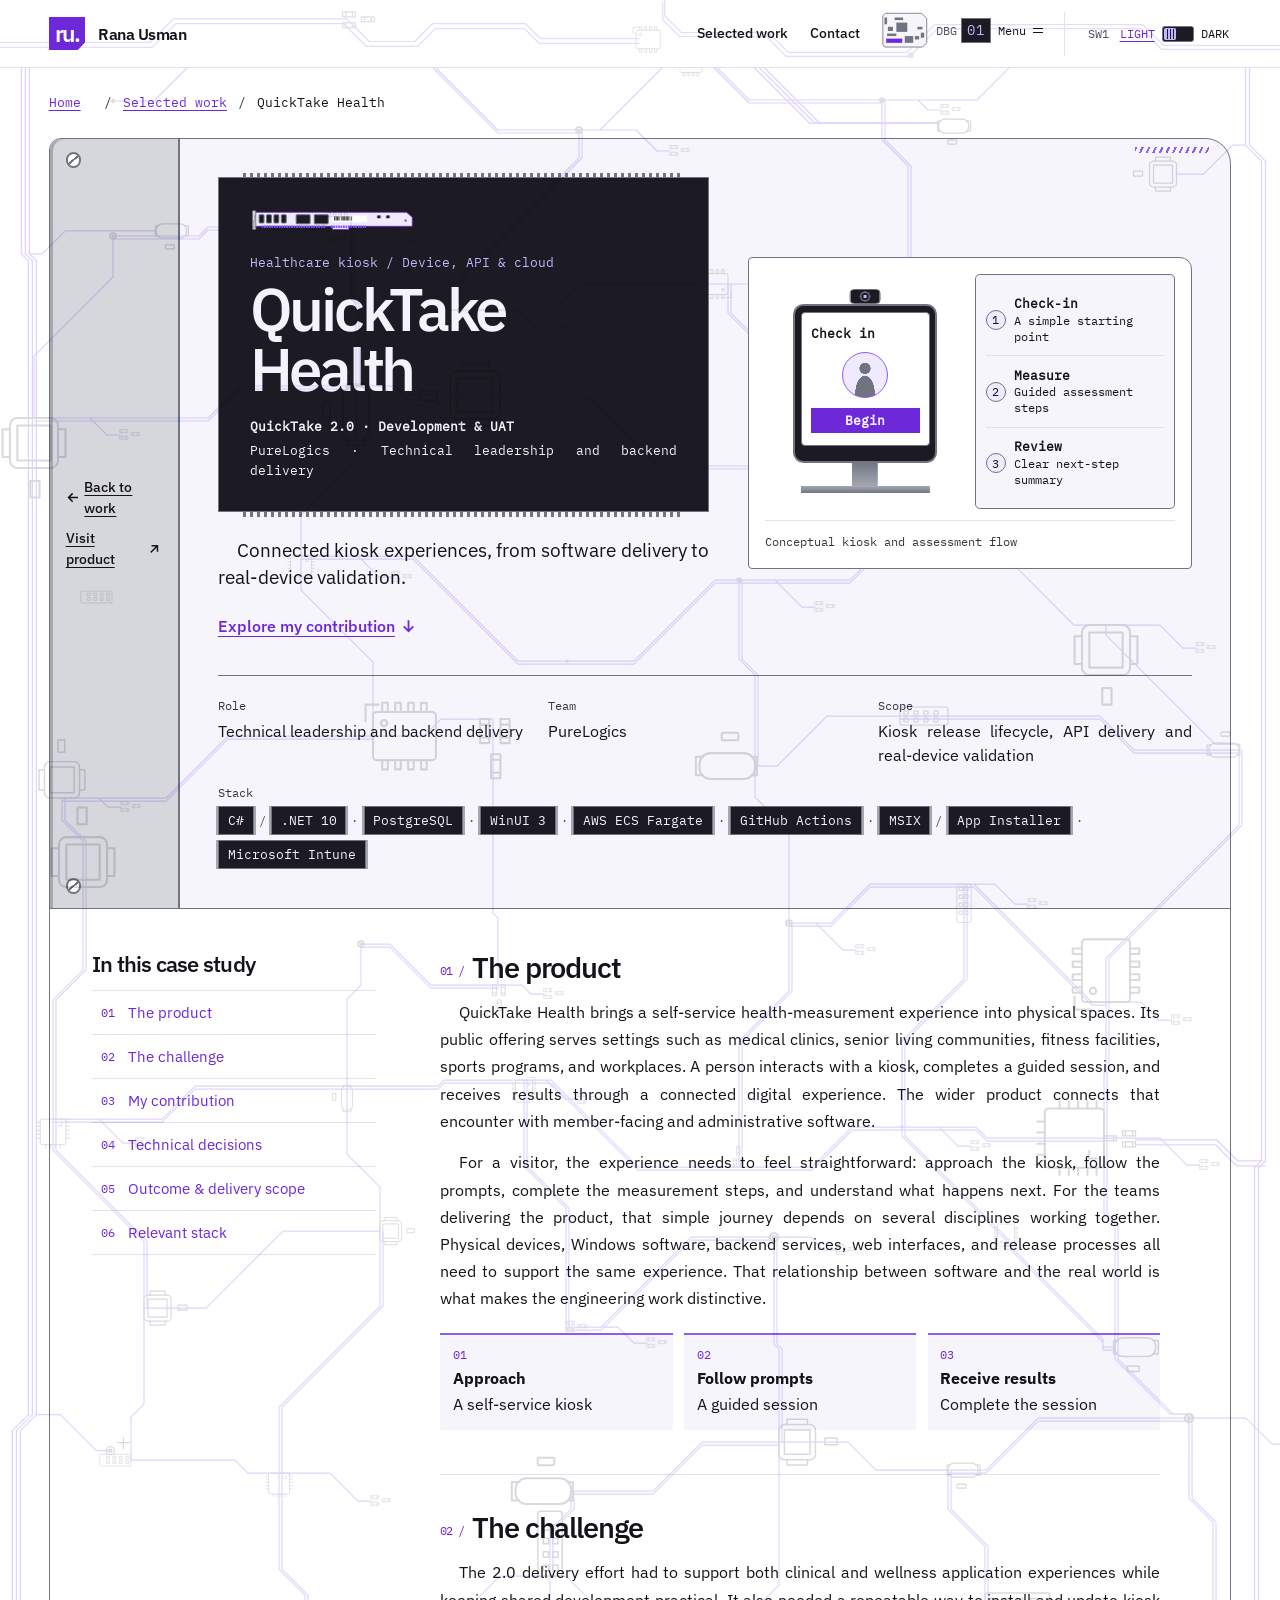
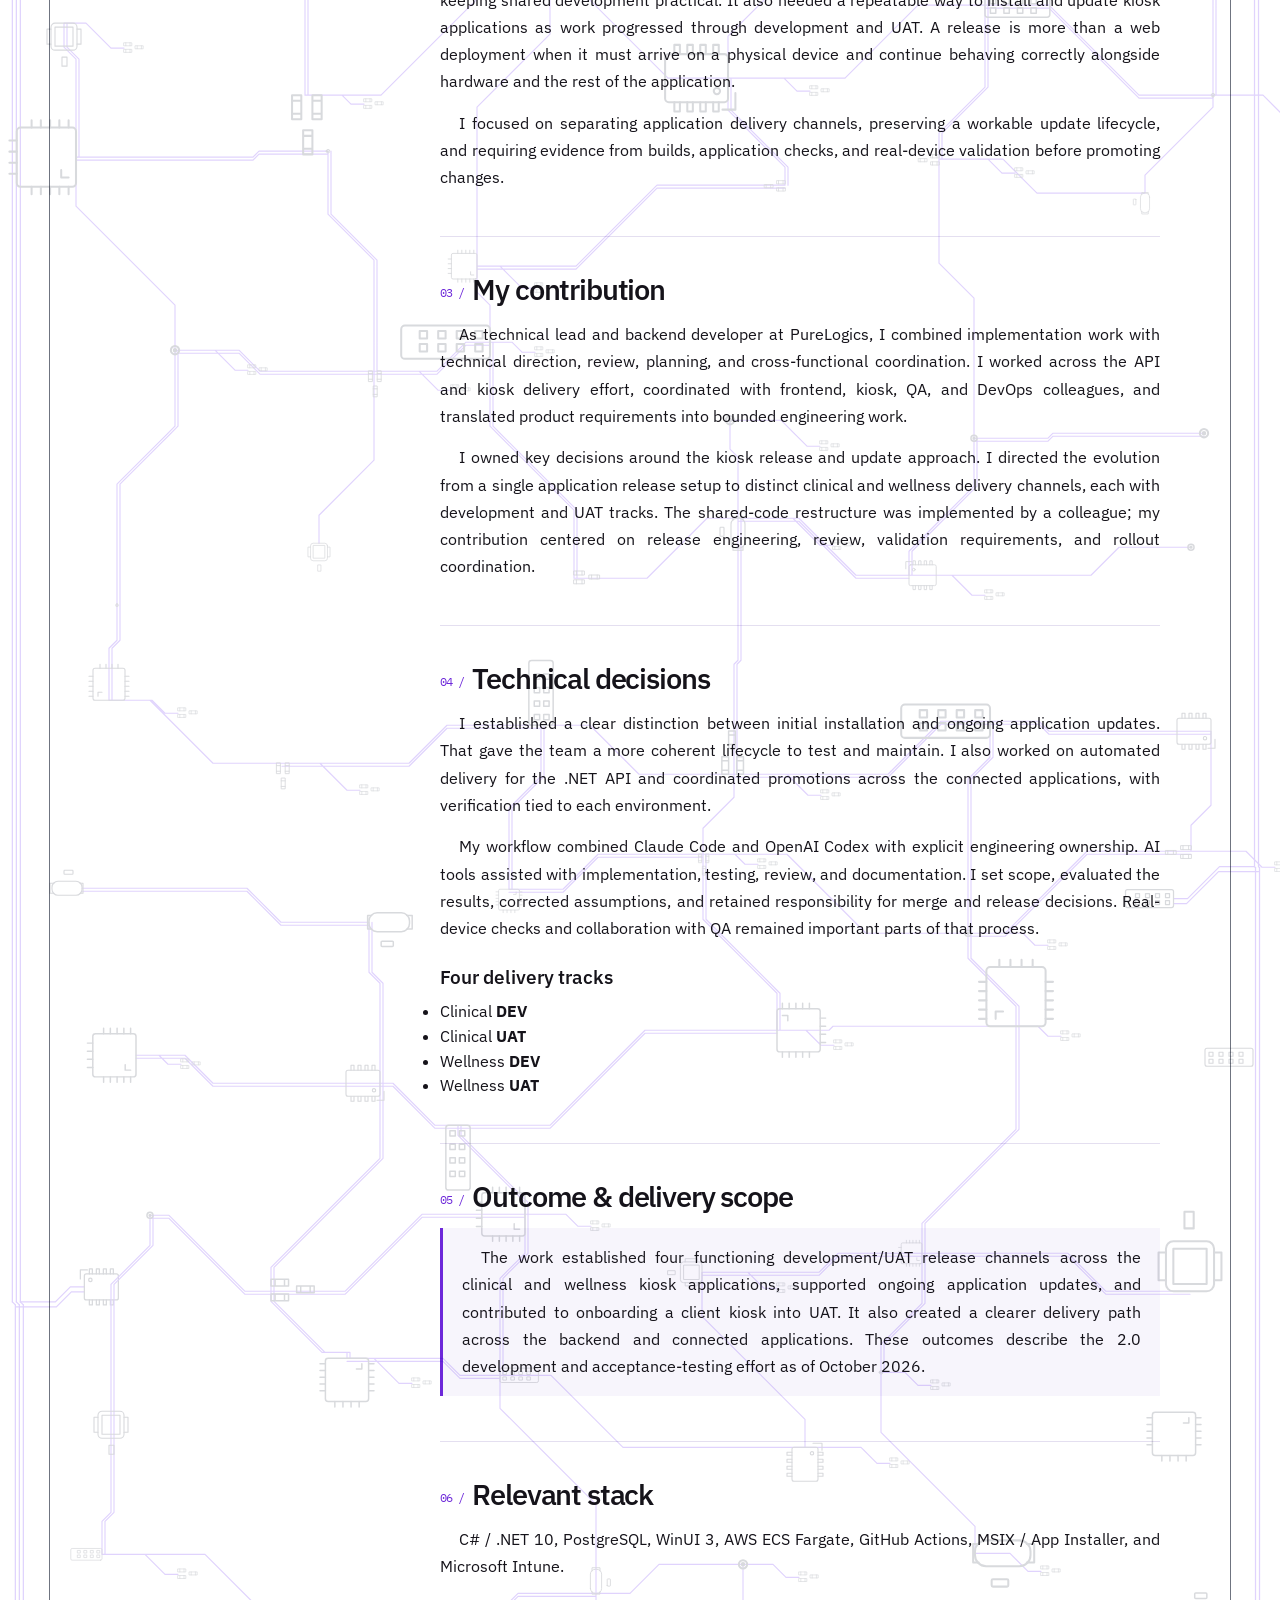
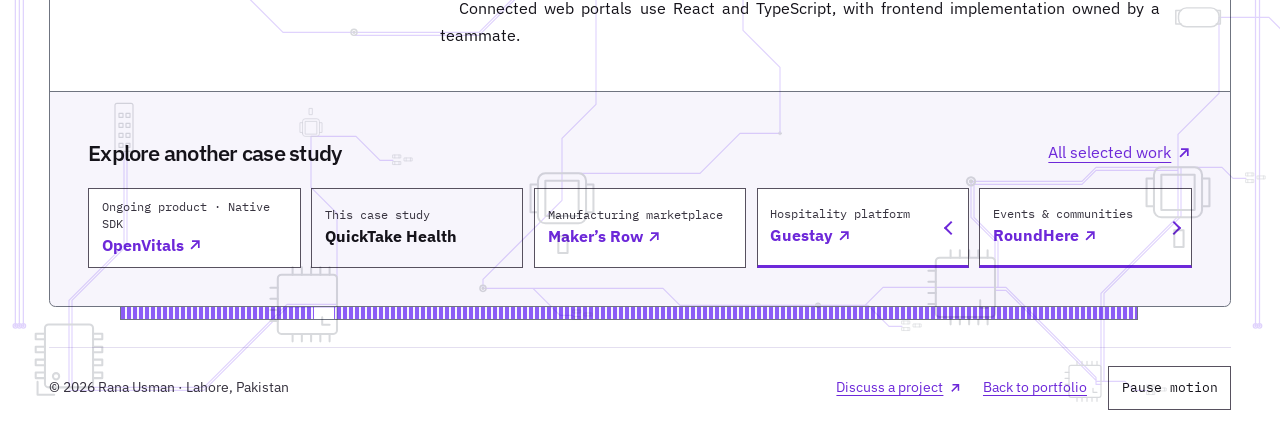
<file: case-studies/quicktake-health.html>
<!doctype html>
<html lang="en">
<head>
  <meta charset="utf-8">
  <meta http-equiv="Content-Security-Policy" content="default-src 'none'; script-src 'self'; script-src-attr 'none'; style-src 'self'; style-src-attr 'none'; img-src 'self'; font-src 'self'; connect-src 'self'; media-src 'none'; object-src 'none'; frame-src 'none'; worker-src 'none'; manifest-src 'none'; base-uri 'none'; form-action 'none'">
  <meta name="referrer" content="strict-origin-when-cross-origin">
  <meta name="viewport" content="width=device-width, initial-scale=1">
  <meta name="color-scheme" content="light dark">
  <meta name="theme-color" content="Canvas">
  <title>QuickTake Health case study — Rana Usman</title>
  <meta name="description" content="Connected kiosk experiences, from software delivery to real-device validation. Technical leadership and backend delivery through PureLogics.">
  <link rel="canonical" href="https://ranausman.dev/case-studies/quicktake-health.html">
  <meta property="og:type" content="article">
  <meta property="og:site_name" content="Rana Usman">
  <meta property="og:title" content="QuickTake Health — Connected kiosk experiences, from software delivery to real-device validation.">
  <meta property="og:description" content="QuickTake 2.0 · Development &amp; UAT · Kiosk release lifecycle, API delivery and real-device validation">
  <meta property="og:url" content="https://ranausman.dev/case-studies/quicktake-health.html">
  <meta name="twitter:card" content="summary">
  <link rel="icon" href="../assets/favicon.svg?v=ru-x1-neutral1" type="image/svg+xml">
  <link rel="stylesheet" href="/motherboard/tokens.css?v=ru-x1-plex1">
  <link rel="preload" as="font" type="font/woff2" crossorigin href="/motherboard/fonts/plex-sans-latin-wght.woff2?v=ru-x1-plex1">
  <link rel="preload" as="font" type="font/woff2" crossorigin href="/motherboard/fonts/plex-mono-latin-400.woff2?v=ru-x1-plex1">
  <script src="/motherboard/finish.js?v=ru-x1-b5" blocking="render"></script>
  <link rel="stylesheet" href="/motherboard/board.css?v=ru-x1-ui4">
  <link rel="stylesheet" href="/motherboard/cases.css?v=ru-x1-b8">
  <link rel="stylesheet" href="/motherboard/reflow.css?v=ru-x1-ui4">
  <link rel="stylesheet" media="print" href="/motherboard/print.css?v=ru-x1-vomero1">
  <script src="/motherboard/site.js?v=ru-x1-vomero1" defer></script>
</head>
<body class="case-page case-kiosk">
  <svg class="pcb-substrate" width="0" height="0" aria-hidden="true" focusable="false" xmlns="http://www.w3.org/2000/svg">
<defs><g id="field-via"><circle r="2.25"/><circle r=".65"/></g><g id="field-soic"><rect x="0" y="-13" width="34" height="26" rx="2"/><circle cx="6" cy="-7" r="1.7"/><path d="M5-13v-5h3v5m4 0v-5h3v5m4 0v-5h3v5m4 0v-5h3v5 M5 13v5h3v-5m4 0v5h3v-5m4 0v5h3v-5m4 0v5h3v-5 M-4-8v-9h7"/></g><g id="field-qfn"><rect x="0" y="-16" width="32" height="32" rx="2"/><path d="M4-16v-4m5 4v-4m5 4v-4m5 4v-4m5 4v-4 M4 16v4m5-4v4m5-4v4m5-4v4m5-4v4 M32-9h4m-4 6h4m-4 6h4m-4 6h4 M4-11h4v4"/></g><g id="field-crystal"><rect x="0" y="-7" width="30" height="14" rx="6"/><path d="M2-5h-3v10h3m26-10h4v10h-4"/><rect x="9" y="14" width="9" height="4" rx=".7"/></g><g id="field-header"><rect x="0" y="-9" width="48" height="18" rx="2"/><path d="M4-5h4v4H4zm0 7h4v4H4zm10-7h4v4h-4zm0 7h4v4h-4zm10-7h4v4h-4zm0 7h4v4h-4zm10-7h4v4h-4zm0 7h4v4h-4z"/></g><g id="field-test"><circle r="4"/><circle r="1.5"/><path d="M7-8h12m-6-5v11"/></g><g id="field-choke"><rect x="0" y="-13" width="27" height="26" rx="4"/><path d="M4-9h19v18H4z M6-13v-4h15v4M6 13v4h15v-4"/><rect x="34" y="-3" width="9" height="5"/></g><g id="field-array"><path d="M0-9h13v5H0zM0 2h13v5H0zM19-4h13v5H19z M3-9v5m7-5v5M3 2v5m7-5v5m12-11v5m7-5v5"/></g></defs>
<svg x="1.2%" width="1" height="100%" overflow="visible"><g class="etched-traces" transform="scale(1 1)">
<svg y="1.4%" width="1" height="5.600%" overflow="visible"><path d="M0 0l6 6"/><line x1="6" y1="6" x2="6" y2="100%"/></svg>
<svg y="7%" width="1" height="32.000%" overflow="visible"><path d="M6 0l7 7"/><line x1="13" y1="7" x2="13" y2="100%"/></svg>
<svg y="39%" width="1" height="41.000%" overflow="visible"><path d="M13 0l-16 16"/><line x1="-3" y1="16" x2="-3" y2="100%"/></svg>
<svg y="80%" width="1" height="17.200%" overflow="visible"><path d="M-3 0l3 3"/><line x1="0" y1="3" x2="0" y2="100%"/></svg>
<svg x="0" y="1.4%" width="1" height="1" overflow="visible"><use href="#field-via"/></svg>
<svg x="0" y="97.2%" width="1" height="1" overflow="visible"><use href="#field-via"/></svg>
<svg y="1.4%" width="1" height="5.600%" overflow="visible"><path d="M4 0l6 6"/><line x1="10" y1="6" x2="10" y2="100%"/></svg>
<svg y="7%" width="1" height="32.000%" overflow="visible"><path d="M10 0l7 7"/><line x1="17" y1="7" x2="17" y2="100%"/></svg>
<svg y="39%" width="1" height="41.000%" overflow="visible"><path d="M17 0l-16 16"/><line x1="1" y1="16" x2="1" y2="100%"/></svg>
<svg y="80%" width="1" height="17.200%" overflow="visible"><path d="M1 0l3 3"/><line x1="4" y1="3" x2="4" y2="100%"/></svg>
<svg x="4" y="1.4%" width="1" height="1" overflow="visible"><use href="#field-via"/></svg>
<svg x="4" y="97.2%" width="1" height="1" overflow="visible"><use href="#field-via"/></svg>
<svg y="1.4%" width="1" height="5.600%" overflow="visible"><path d="M8 0l6 6"/><line x1="14" y1="6" x2="14" y2="100%"/></svg>
<svg y="7%" width="1" height="32.000%" overflow="visible"><path d="M14 0l7 7"/><line x1="21" y1="7" x2="21" y2="100%"/></svg>
<svg y="39%" width="1" height="41.000%" overflow="visible"><path d="M21 0l-16 16"/><line x1="5" y1="16" x2="5" y2="100%"/></svg>
<svg y="80%" width="1" height="17.200%" overflow="visible"><path d="M5 0l3 3"/><line x1="8" y1="3" x2="8" y2="100%"/></svg>
<svg x="8" y="1.4%" width="1" height="1" overflow="visible"><use href="#field-via"/></svg>
<svg x="8" y="97.2%" width="1" height="1" overflow="visible"><use href="#field-via"/></svg>
<svg x="0" y="7%" width="1" height="1" overflow="visible"><path d="M14 0h13l23 -23H141"/><use class="etched-parts" href="#field-crystal" transform="translate(141 -23)"/></svg>
<svg x="0" y="39%" width="1" height="1" overflow="visible"><path d="M21 0h24l36 36H95"/><use class="etched-parts" href="#field-test" transform="translate(95 36)"/></svg>
<svg x="0" y="80%" width="1" height="1" overflow="visible"><path d="M5 0h35l15 -15H69"/><path d="M1 5h40l15 -15H69"/><use class="etched-parts" href="#field-soic" transform="translate(69 -15)"/></svg></g></svg>
<svg x="98.4%" width="1" height="100%" overflow="visible"><g class="etched-traces" transform="scale(-1 1)">
<svg y="1.4%" width="1" height="2.600%" overflow="visible"><path d="M0 0l10 10"/><line x1="10" y1="10" x2="10" y2="100%"/></svg>
<svg y="4%" width="1" height="28.000%" overflow="visible"><path d="M10 0l-16 16"/><line x1="-6" y1="16" x2="-6" y2="100%"/></svg>
<svg y="32%" width="1" height="36.000%" overflow="visible"><path d="M-6 0l7 7"/><line x1="1" y1="7" x2="1" y2="100%"/></svg>
<svg y="68%" width="1" height="29.200%" overflow="visible"><path d="M1 0l-1 1"/><line x1="0" y1="1" x2="0" y2="100%"/></svg>
<svg x="0" y="1.4%" width="1" height="1" overflow="visible"><use href="#field-via"/></svg>
<svg x="0" y="97.2%" width="1" height="1" overflow="visible"><use href="#field-via"/></svg>
<svg y="1.4%" width="1" height="2.600%" overflow="visible"><path d="M4 0l10 10"/><line x1="14" y1="10" x2="14" y2="100%"/></svg>
<svg y="4%" width="1" height="28.000%" overflow="visible"><path d="M14 0l-16 16"/><line x1="-2" y1="16" x2="-2" y2="100%"/></svg>
<svg y="32%" width="1" height="36.000%" overflow="visible"><path d="M-2 0l7 7"/><line x1="5" y1="7" x2="5" y2="100%"/></svg>
<svg y="68%" width="1" height="29.200%" overflow="visible"><path d="M5 0l-1 1"/><line x1="4" y1="1" x2="4" y2="100%"/></svg>
<svg x="4" y="1.4%" width="1" height="1" overflow="visible"><use href="#field-via"/></svg>
<svg x="4" y="97.2%" width="1" height="1" overflow="visible"><use href="#field-via"/></svg>
<svg x="0" y="4%" width="1" height="1" overflow="visible"><path d="M14 0h13l29 29H83"/><use class="etched-parts" href="#field-choke" transform="translate(83 29)"/></svg>
<svg x="0" y="32%" width="1" height="1" overflow="visible"><path d="M-2 0h24l21 -21H124"/><path d="M-6 5h29l21 -21H124"/><use class="etched-parts" href="#field-array" transform="translate(124 -21)"/></svg>
<svg x="0" y="68%" width="1" height="1" overflow="visible"><path d="M5 0h35l32 32H86"/><path d="M1 5h40l32 32H86"/><use class="etched-parts" href="#field-header" transform="translate(86 32)"/></svg></g></svg>
<svg x="57%" y="84" width="1" height="1" overflow="visible"><g class="etched-traces"><path d="M2 -85v46l78 78h129"/><path d="M7 -89v50l78 78h124"/><path d="M12 -93v54l78 78h119"/><use class="etched-parts" href="#field-crystal" transform="translate(209 42)"/></g></svg>
<svg class="pcb-field" data-seed="852" width="100%" height="100%" viewBox="0 0 1366 3700" preserveAspectRatio="none"><path class="etched-traces" d="M103 103H157l80 -80V23H277M277 23H377l110 110V133H530M277 26H377l110 110V136H530M277 23V99l-52 52H225V316M277 23h53l21 21h13M530 133H548l68 -68V65H622M530 136H548l68 -68V68H622M622 65H697l37 37V102H807M622 68H697l37 37V105H807M622 65V156l13 13H635V272M625 65V156l13 13H638V272M622 65h33l27 27h13M807 102H839l54 -54V48H1017M1017 48H1161l16 16V64H1274M1017 48V185l-10 10H1007V250M1274 64V88l27 27H1301V217M1277 64V88l27 27H1304V217M1274 64h25l14 14h13M126 231H129l83 83V316H225M126 234H129l83 83V319H225M126 231V303l-59 59H67V403M225 316V356l105 105H330V475M470 290H504l18 -18V272H635M470 290V320l75 75H545V485M635 272H766l15 15V287H849M635 275H766l15 15V290H849M849 287H925l37 -37V250H1007M849 290H925l37 -37V253H1007M1007 250H1114l33 -33V217H1301M1007 253H1114l33 -33V220H1301M1007 250h27l21 21h13M1301 217V307l-2 2H1299V498M67 403h22l9 9h13M330 475H393l10 10V485H545M330 478H393l10 10V488H545M330 475V501l-11 11H319V560M333 475V501l-11 11H322V560M330 475h25l27 27h13M545 485H598l0 0V485H676M545 488H598l0 0V488H676M545 485V503l-119 119H426V638M548 485V503l-119 119H429V638M545 485h28l20 20h13M676 485H755l52 -52V433H883M676 488H755l52 -52V436H883M676 485V533l-34 34H642V638M679 485V533l-34 34H645V638M883 433H958l42 -42V391H1056M883 436H958l42 -42V394H1056M883 433V472l44 44H927V574M886 433V472l44 44H930V574M1056 391V469l-20 20H1036V558M1059 391V469l-20 20H1039V558M1056 391h43l25 25h13M91 592H187l32 -32V560H319M91 595H187l32 -32V563H319M91 592V639l-49 49H42V730M94 592V639l-49 49H45V730M91 592h37l22 22h13M319 560H336l78 78V638H426M319 560h31l18 18h13M426 638H551l0 0V638H642M426 641H551l0 0V641H642M426 638V661l40 40H466V729M429 638V661l40 40H469V729M642 638H684l64 -64V574H927M642 641H684l64 -64V577H927M927 574H963l16 -16V558H1036M927 574V694l-81 81H846V829M1036 558V627l76 76H1112V765M1039 558V627l76 76H1115V765M1276 605V640l-4 4H1272V726M1279 605V640l-4 4H1275V726M42 730H232l35 35V765H353M42 733H232l35 35V768H353M353 765H385l36 -36V729H466M353 768H385l36 -36V732H466M353 765V792l-110 110H243V965M356 765V792l-110 110H246V965M353 765h32l23 23h13M466 729H528l58 58V787H721M466 729V801l46 46H512V932M469 729V801l46 46H515V932M721 787H785l42 42V829H846M721 790H785l42 42V832H846M721 787h37l12 12h13M846 829H980l64 -64V765H1112M846 829V912l25 25H871V1015M849 829V912l25 25H874V1015M1112 765H1149l39 -39V726H1272M1112 768H1149l39 -39V729H1272M1112 765V822l-92 92H1020V973M1112 765h52l25 25h13M1272 726V816l-67 67H1205V985M1275 726V816l-67 67H1208V985M36 1022H96l57 -57V965H243M36 1025H96l57 -57V968H243M36 1022V1031l96 96H132V1158M39 1022V1031l96 96H135V1158M36 1022h29l28 28h13M243 965h20l11 11h13M512 932H541l7 -7V925H675M512 932V1076l5 5H517V1177M675 925H722l90 90V1015H871M675 928H722l90 90V1018H871M675 925V951l33 33H708V1086M871 1015H937l42 -42V973H1020M871 1018H937l42 -42V976H1020M871 1015V1035l49 49H920V1095M871 1015h45l12 12h13M1020 973H1150l12 12V985H1205M1020 976H1150l12 12V988H1205M1020 973V1077l0 0H1020V1198M1023 973V1077l0 0H1023V1198M1020 973h51l15 15h13M1205 985V1010l85 85H1290V1137M1208 985V1010l85 85H1293V1137M132 1158H223l78 -78V1080H348M132 1158V1228l-72 72H60V1327M135 1158V1228l-72 72H63V1327M132 1158h38l24 24h13M348 1080h30l18 18h13M517 1177V1228l0 0H517V1295M520 1177V1228l0 0H520V1295M708 1086H850l9 9V1095H920M708 1089H850l9 9V1098H920M708 1086V1203l-36 36H672V1324M920 1095H924l84 84V1198H1020M920 1098H924l84 84V1201H1020M1020 1198H1170l61 -61V1137H1290M1020 1201H1170l61 -61V1140H1290M1020 1198h44l25 25h13M1290 1137V1210l-36 36H1254V1377M1293 1137V1210l-36 36H1257V1377M60 1327H120l18 18V1345H327M60 1330H120l18 18V1348H327M60 1327V1355l53 53H113V1432M63 1327V1355l53 53H116V1432M327 1345H372l50 -50V1295H517M327 1345h41l19 19h13M517 1295V1383l-6 6H511V1461M520 1295V1383l-6 6H514V1461M517 1295h20l10 10h13M672 1324V1382l47 47H719V1553M672 1324h46l26 26h13M892 1271H928l32 32V1303H1034M892 1274H928l32 32V1306H1034M892 1271V1355l-42 42H850V1440M895 1271V1355l-42 42H853V1440M1034 1303V1360l47 47H1081V1434M1037 1303V1360l47 47H1084V1434M1034 1303h27l28 28h13M113 1432H142l103 103V1535H276M276 1535V1578l-2 2H274V1618M279 1535V1578l-2 2H277V1618M511 1461H575l92 92V1553H719M511 1464H575l92 92V1556H719M719 1553H732l113 -113V1440H850M719 1553h39l20 20h13M850 1440V1470l77 77H927V1658M853 1440V1470l77 77H930V1658M1081 1434V1512l-48 48H1033V1629M1084 1434V1512l-48 48H1036V1629M1217 1551h48l9 9h13M132 1644H218l26 -26V1618H274M132 1647H218l26 -26V1621H274M132 1644V1827l-22 22H110V1902M135 1644V1827l-22 22H113V1902M132 1644h38l18 18h13M274 1618H390l34 34V1652H462M274 1621H390l34 34V1655H462M274 1618V1729l47 47H321V1898M274 1618h49l21 21h13M462 1652H524l15 -15V1637H746M462 1655H524l15 -15V1640H746M462 1652V1692l36 36H498V1897M465 1652V1692l36 36H501V1897M746 1637H864l21 21V1658H927M746 1637V1666l-64 64H682V1834M746 1637h51l20 20h13M927 1658V1724l-11 11H916V1869M930 1658V1724l-11 11H919V1869M1033 1629H1081l79 79V1708H1253M1033 1632H1081l79 79V1711H1253M110 1902H183l4 -4V1898H321M110 1902V1944l4 4H114V2014M113 1902V1944l4 4H117V2014M110 1902h27l11 11h13M321 1898H353l1 -1V1897H498M321 1901H353l1 -1V1900H498M321 1898V1914l-26 26H295V1994M321 1898h49l12 12h13M498 1897V1920l-45 45H453V2059M501 1897V1920l-45 45H456V2059M682 1834H762l35 35V1869H916M682 1837H762l35 35V1872H916M682 1834V1906l8 8H690V2019M685 1834V1906l8 8H693V2019M682 1834h38l28 28h13M916 1869H974l61 -61V1808H1065M916 1872H974l61 -61V1811H1065M916 1869V1931l-50 50H866V2070M919 1869V1931l-50 50H869V2070M1065 1808H1111l58 58V1866H1222M1065 1811H1111l58 58V1869H1222M1065 1808V1923l35 35H1100V2016M1065 1808h27l15 15h13M1222 1866h52l20 20h13M114 2014H144l20 -20V1994H295M114 2017H144l20 -20V1997H295M295 1994H334l65 65V2059H453M295 1997H334l65 65V2062H453M295 1994V2029l43 43H338V2220M298 1994V2029l43 43H341V2220M453 2059H535l40 -40V2019H690M453 2062H535l40 -40V2022H690M453 2059V2128l12 12H465V2186M456 2059V2128l12 12H468V2186M690 2019V2044l-47 47H643V2151M693 2019V2044l-47 47H646V2151M690 2019h37l12 12h13M866 2070H971l54 -54V2016H1100M866 2073H971l54 -54V2019H1100M866 2070V2157l19 19H885V2232M866 2070h42l16 16h13M1100 2016H1222l10 10V2026H1303M1100 2019H1222l10 10V2029H1303M1100 2016V2094l-11 11H1089V2148M1103 2016V2094l-11 11H1092V2148M75 2186V2277l78 78H153V2384M78 2186V2277l78 78H156V2384M338 2220H403l34 -34V2186H465M338 2223H403l34 -34V2189H465M338 2220h24l25 25h13M465 2186H496l35 -35V2151H643M465 2186V2211l51 51H516V2331M643 2151h51l16 16h13M885 2232V2304l22 22H907V2358M885 2232h22l13 13h13M1089 2148V2186l24 24H1113V2343M1295 2180h39l20 20h13M153 2384H169l44 44V2428H223M153 2387H169l44 44V2431H223M223 2428H280l97 -97V2331H516M223 2428V2519l29 29H252V2577M516 2331V2413l-63 63H453V2558M516 2331h27l13 13h13M734 2326h32l18 18h13M907 2358H1040l15 -15V2343H1113M907 2358V2464l-25 25H882V2543M910 2358V2464l-25 25H885V2543M1113 2343H1130l78 78V2421H1224M1113 2346H1130l78 78V2424H1224M1224 2421V2447l14 14H1238V2506M1224 2421h42l24 24h13M90 2519H171l58 58V2577H252M90 2519V2650l61 61H151V2755M453 2558H572l38 38V2596H698M453 2561H572l38 38V2599H698M453 2558V2614l36 36H489V2721M456 2558V2614l36 36H492V2721M698 2596H745l53 -53V2543H882M698 2599H745l53 -53V2546H882M698 2596V2638l-19 19H679V2689M701 2596V2638l-19 19H682V2689M882 2543V2695l28 28H910V2768M1098 2489H1167l17 17V2506H1238M1098 2489V2625l33 33H1131V2728M1238 2506V2605l27 27H1265V2699M1241 2506V2605l27 27H1268V2699M151 2755H158l53 -53V2680H220M151 2755V2800l-40 40H111V2864M154 2755V2800l-40 40H114V2864M151 2755h20l13 13h13M220 2680h34l25 25h13M489 2721H539l32 -32V2689H679M489 2724H539l32 -32V2692H679M679 2689H782l79 79V2768H910M679 2689V2793l-4 4H675V2875M910 2768H986l40 -40V2728H1131M910 2771H986l40 -40V2731H1131M910 2768h21l15 15h13M1131 2728H1184l29 -29V2699H1265M1131 2731H1184l29 -29V2702H1265M1131 2728h23l25 25h13M1265 2699V2859l13 13H1278V2921M1268 2699V2859l13 13H1281V2921M1265 2699h30l12 12h13M111 2864V2947l-9 9H102V3083M335 2929H427l39 -39V2890H504M335 2929h44l17 17h13M504 2890V2995l-1 1H503V3046M507 2890V2995l-1 1H506V3046M675 2875H760l37 37V2912H904M675 2878H760l37 37V2915H904M675 2875V2933l-38 38H637V3029M678 2875V2933l-38 38H640V3029M675 2875h45l18 18h13M904 2912H940l40 -40V2872H1104M904 2912h20l15 15h13M1104 2872H1142l49 49V2921H1278M1104 2875H1142l49 49V2924H1278M1278 2921V3006l-76 76H1202V3125M102 3083H148l48 48V3131H258M102 3086H148l48 48V3134H258M102 3083V3161l-41 41H61V3233M258 3131H364l85 -85V3046H503M258 3134H364l85 -85V3049H503M258 3131V3192l-32 32H226V3265M261 3131V3192l-32 32H229V3265M258 3131h41l15 15h13M503 3046H568l17 -17V3029H637M503 3049H568l17 -17V3032H637M503 3046h39l28 28h13M637 3029H752l18 18V3047H943M637 3032H752l18 18V3050H943M637 3029h32l11 11h13M943 3047H1000l18 -18V3029H1105M1105 3029V3098l11 11H1116V3243M61 3233H112l32 32V3265H226M61 3233V3307l62 62H123V3440M64 3233V3307l62 62H126V3440M226 3265H286l3 -3V3262H428M226 3265V3342l34 34H260V3414M226 3265h35l19 19h13M428 3262H480l12 -12V3250H657M428 3265H480l12 -12V3253H657M428 3262h29l9 9h13M657 3250V3371l-7 7H650V3435M660 3250V3371l-7 7H653V3435M894 3232H1030l11 11V3243H1116M894 3235H1030l11 11V3246H1116M894 3232V3345l6 6H900V3471M897 3232V3345l6 6H903V3471M1116 3243H1163l11 -11V3232H1219M1116 3246H1163l11 -11V3235H1219M1116 3243V3336l5 5H1121V3429M1119 3243V3336l5 5H1124V3429M1219 3232V3296l-17 17H1202V3371M1222 3232V3296l-17 17H1205V3371M123 3440H188l26 -26V3414H260M519 3460H596l25 -25V3435H650M519 3460h46l20 20h13M650 3435H744l36 36V3471H900M650 3438H744l36 36V3474H900M650 3435V3486l67 67H717V3634M650 3435h53l17 17h13M900 3471H1000l42 -42V3429H1121M900 3474H1000l42 -42V3432H1121M1121 3429H1136l58 -58V3371H1202M1121 3432H1136l58 -58V3374H1202M1121 3429V3509l17 17H1138V3663M1121 3429h49l28 28h13M31 3648H113l38 -38V3610H317M31 3648h40l21 21h13M317 3610H393l57 -57V3553H474M317 3610h34l16 16h13M474 3553H562l81 81V3634H717M474 3556H562l81 81V3637H717M1138 3663H1182l2 -2V3661H1330M1138 3666H1182l2 -2V3664H1330"/><g class="etched-parts"><use href="#field-via" transform="translate(103 103) rotate(270) scale(0.8)"/><use href="#field-via" transform="translate(277 23) rotate(180)"/><use href="#field-array" transform="translate(364 44) scale(.6)"/><use href="#field-via" transform="translate(530 133) rotate(270) scale(1.35)"/><use href="#field-soic" transform="translate(622 65) scale(0.65)"/><use href="#field-array" transform="translate(695 92) scale(.6)"/><use href="#field-via" transform="translate(807 102)"/><use href="#field-via" transform="translate(1017 48) rotate(180) scale(0.8)"/><use href="#field-via" transform="translate(1274 64) rotate(270) scale(1.35)"/><use href="#field-array" transform="translate(1326 78) scale(.6)"/><use href="#field-soic" transform="translate(126 231) rotate(180) scale(0.8)"/><use href="#field-via" transform="translate(225 316)"/><use href="#field-soic" transform="translate(470 290) rotate(180) scale(0.8)"/><use href="#field-via" transform="translate(635 272) scale(0.65)"/><use href="#field-via" transform="translate(849 287) rotate(270) scale(1.35)"/><use href="#field-choke" transform="translate(1007 250) rotate(90) scale(1.85)"/><use href="#field-array" transform="translate(1068 271) scale(.6)"/><use href="#field-crystal" transform="translate(1301 217) rotate(90) scale(1.85)"/><use href="#field-choke" transform="translate(67 403) rotate(180) scale(1.85)"/><use href="#field-array" transform="translate(111 412) scale(.6)"/><use href="#field-choke" transform="translate(330 475) scale(1.35)"/><use href="#field-array" transform="translate(395 502) scale(.6)"/><use href="#field-header" transform="translate(545 485) rotate(90) scale(1.85)"/><use href="#field-array" transform="translate(606 505) scale(.6)"/><use href="#field-via" transform="translate(676 485) scale(1.35)"/><use href="#field-header" transform="translate(883 433) rotate(180) scale(0.65)"/><use href="#field-qfn" transform="translate(1056 391) rotate(90) scale(0.65)"/><use href="#field-array" transform="translate(1137 416) scale(.6)"/><use href="#field-via" transform="translate(1299 498) scale(0.65)"/><use href="#field-via" transform="translate(91 592) rotate(270)"/><use href="#field-array" transform="translate(163 614) scale(.6)"/><use href="#field-crystal" transform="translate(319 560) rotate(180) scale(0.8)"/><use href="#field-array" transform="translate(381 578) scale(.6)"/><use href="#field-choke" transform="translate(426 638) rotate(90) scale(1.85)"/><use href="#field-choke" transform="translate(642 638) rotate(270) scale(1.35)"/><use href="#field-soic" transform="translate(927 574) scale(1.85)"/><use href="#field-array" transform="translate(1036 558) rotate(90) scale(1.85)"/><use href="#field-crystal" transform="translate(1276 605) rotate(180) scale(1.85)"/><use href="#field-header" transform="translate(42 730)"/><use href="#field-crystal" transform="translate(353 765) rotate(180)"/><use href="#field-array" transform="translate(421 788) scale(.6)"/><use href="#field-choke" transform="translate(466 729) rotate(270) scale(1.85)"/><use href="#field-via" transform="translate(721 787) rotate(180) scale(1.35)"/><use href="#field-array" transform="translate(783 799) scale(.6)"/><use href="#field-array" transform="translate(846 829) rotate(90) scale(0.8)"/><use href="#field-via" transform="translate(1112 765) rotate(90) scale(1.35)"/><use href="#field-array" transform="translate(1202 790) scale(.6)"/><use href="#field-header" transform="translate(1272 726) rotate(90) scale(0.8)"/><use href="#field-soic" transform="translate(36 1022) rotate(270) scale(1.85)"/><use href="#field-array" transform="translate(106 1050) scale(.6)"/><use href="#field-qfn" transform="translate(243 965) rotate(90) scale(0.8)"/><use href="#field-array" transform="translate(287 976) scale(.6)"/><use href="#field-crystal" transform="translate(512 932) rotate(90) scale(0.8)"/><use href="#field-soic" transform="translate(675 925) rotate(90) scale(0.65)"/><use href="#field-array" transform="translate(871 1015) rotate(270) scale(0.65)"/><use href="#field-array" transform="translate(941 1027) scale(.6)"/><use href="#field-via" transform="translate(1020 973) rotate(270) scale(0.65)"/><use href="#field-array" transform="translate(1099 988) scale(.6)"/><use href="#field-qfn" transform="translate(1205 985) rotate(180) scale(1.85)"/><use href="#field-choke" transform="translate(132 1158)"/><use href="#field-array" transform="translate(207 1182) scale(.6)"/><use href="#field-choke" transform="translate(348 1080) scale(0.8)"/><use href="#field-array" transform="translate(409 1098) scale(.6)"/><use href="#field-array" transform="translate(517 1177) scale(0.65)"/><use href="#field-via" transform="translate(708 1086) rotate(270) scale(1.85)"/><use href="#field-soic" transform="translate(920 1095) rotate(270) scale(0.65)"/><use href="#field-crystal" transform="translate(1020 1198) scale(1.35)"/><use href="#field-array" transform="translate(1102 1223) scale(.6)"/><use href="#field-header" transform="translate(1290 1137) rotate(180) scale(0.65)"/><use href="#field-qfn" transform="translate(60 1327) rotate(90) scale(0.65)"/><use href="#field-crystal" transform="translate(327 1345) rotate(180) scale(1.85)"/><use href="#field-array" transform="translate(400 1364) scale(.6)"/><use href="#field-choke" transform="translate(517 1295) scale(1.35)"/><use href="#field-array" transform="translate(560 1305) scale(.6)"/><use href="#field-crystal" transform="translate(672 1324)"/><use href="#field-array" transform="translate(757 1350) scale(.6)"/><use href="#field-via" transform="translate(892 1271) rotate(180) scale(1.85)"/><use href="#field-choke" transform="translate(1034 1303) rotate(90)"/><use href="#field-array" transform="translate(1102 1331) scale(.6)"/><use href="#field-array" transform="translate(1254 1377) rotate(90) scale(1.85)"/><use href="#field-header" transform="translate(113 1432) rotate(270) scale(1.35)"/><use href="#field-soic" transform="translate(276 1535) rotate(180) scale(1.85)"/><use href="#field-header" transform="translate(511 1461) scale(1.35)"/><use href="#field-via" transform="translate(719 1553) rotate(90) scale(0.8)"/><use href="#field-array" transform="translate(791 1573) scale(.6)"/><use href="#field-qfn" transform="translate(850 1440) rotate(180) scale(1.85)"/><use href="#field-via" transform="translate(1081 1434) rotate(180) scale(0.8)"/><use href="#field-qfn" transform="translate(1217 1551) rotate(180) scale(0.8)"/><use href="#field-array" transform="translate(1287 1560) scale(.6)"/><use href="#field-array" transform="translate(132 1644) rotate(180) scale(0.65)"/><use href="#field-array" transform="translate(201 1662) scale(.6)"/><use href="#field-array" transform="translate(274 1618) rotate(180) scale(0.65)"/><use href="#field-array" transform="translate(357 1639) scale(.6)"/><use href="#field-crystal" transform="translate(462 1652) rotate(90) scale(0.65)"/><use href="#field-via" transform="translate(746 1637) rotate(180) scale(1.85)"/><use href="#field-array" transform="translate(830 1657) scale(.6)"/><use href="#field-array" transform="translate(927 1658) rotate(90) scale(0.8)"/><use href="#field-header" transform="translate(1033 1629) rotate(180) scale(1.85)"/><use href="#field-via" transform="translate(1253 1708) rotate(270) scale(1.85)"/><use href="#field-via" transform="translate(110 1902) rotate(90) scale(1.35)"/><use href="#field-array" transform="translate(161 1913) scale(.6)"/><use href="#field-via" transform="translate(321 1898) rotate(90) scale(1.85)"/><use href="#field-array" transform="translate(395 1910) scale(.6)"/><use href="#field-via" transform="translate(498 1897) rotate(270) scale(0.65)"/><use href="#field-choke" transform="translate(682 1834) rotate(90) scale(0.65)"/><use href="#field-array" transform="translate(761 1862) scale(.6)"/><use href="#field-array" transform="translate(916 1869) scale(0.8)"/><use href="#field-crystal" transform="translate(1065 1808) rotate(90)"/><use href="#field-array" transform="translate(1120 1823) scale(.6)"/><use href="#field-soic" transform="translate(1222 1866) scale(0.8)"/><use href="#field-array" transform="translate(1307 1886) scale(.6)"/><use href="#field-via" transform="translate(114 2014) rotate(90) scale(1.35)"/><use href="#field-qfn" transform="translate(295 1994) rotate(270)"/><use href="#field-array" transform="translate(453 2059) rotate(90) scale(0.8)"/><use href="#field-header" transform="translate(690 2019) rotate(270) scale(1.35)"/><use href="#field-array" transform="translate(752 2031) scale(.6)"/><use href="#field-array" transform="translate(866 2070) rotate(270) scale(1.35)"/><use href="#field-array" transform="translate(937 2086) scale(.6)"/><use href="#field-header" transform="translate(1100 2016) rotate(180) scale(1.85)"/><use href="#field-soic" transform="translate(1303 2026) rotate(180)"/><use href="#field-crystal" transform="translate(75 2186) rotate(180)"/><use href="#field-crystal" transform="translate(338 2220) scale(1.35)"/><use href="#field-array" transform="translate(400 2245) scale(.6)"/><use href="#field-qfn" transform="translate(465 2186) rotate(90) scale(0.65)"/><use href="#field-array" transform="translate(643 2151) rotate(90) scale(0.65)"/><use href="#field-array" transform="translate(723 2167) scale(.6)"/><use href="#field-via" transform="translate(885 2232) rotate(270) scale(1.35)"/><use href="#field-array" transform="translate(933 2245) scale(.6)"/><use href="#field-array" transform="translate(1089 2148) rotate(180) scale(0.8)"/><use href="#field-qfn" transform="translate(1295 2180) rotate(180) scale(1.35)"/><use href="#field-array" transform="translate(1367 2200) scale(.6)"/><use href="#field-soic" transform="translate(153 2384) rotate(180)"/><use href="#field-header" transform="translate(223 2428) rotate(90) scale(1.35)"/><use href="#field-qfn" transform="translate(516 2331) scale(1.35)"/><use href="#field-array" transform="translate(569 2344) scale(.6)"/><use href="#field-qfn" transform="translate(734 2326) rotate(270) scale(1.85)"/><use href="#field-array" transform="translate(797 2344) scale(.6)"/><use href="#field-header" transform="translate(907 2358)"/><use href="#field-via" transform="translate(1113 2343) rotate(270) scale(1.35)"/><use href="#field-array" transform="translate(1224 2421) scale(1.35)"/><use href="#field-array" transform="translate(1303 2445) scale(.6)"/><use href="#field-qfn" transform="translate(90 2519) rotate(180) scale(1.35)"/><use href="#field-choke" transform="translate(252 2577) rotate(180) scale(0.8)"/><use href="#field-qfn" transform="translate(453 2558) rotate(180) scale(0.65)"/><use href="#field-choke" transform="translate(698 2596) rotate(270) scale(1.85)"/><use href="#field-choke" transform="translate(882 2543) rotate(90)"/><use href="#field-qfn" transform="translate(1098 2489) rotate(90) scale(1.35)"/><use href="#field-header" transform="translate(1238 2506) scale(0.8)"/><use href="#field-soic" transform="translate(151 2755) rotate(90)"/><use href="#field-array" transform="translate(197 2768) scale(.6)"/><use href="#field-via" transform="translate(220 2680) rotate(180) scale(0.8)"/><use href="#field-array" transform="translate(292 2705) scale(.6)"/><use href="#field-qfn" transform="translate(489 2721) rotate(90) scale(1.35)"/><use href="#field-header" transform="translate(679 2689) rotate(180) scale(0.65)"/><use href="#field-via" transform="translate(910 2768) rotate(270) scale(1.35)"/><use href="#field-array" transform="translate(959 2783) scale(.6)"/><use href="#field-crystal" transform="translate(1131 2728) rotate(270) scale(0.8)"/><use href="#field-array" transform="translate(1192 2753) scale(.6)"/><use href="#field-via" transform="translate(1265 2699) rotate(90) scale(1.85)"/><use href="#field-array" transform="translate(1320 2711) scale(.6)"/><use href="#field-crystal" transform="translate(111 2864) scale(1.85)"/><use href="#field-crystal" transform="translate(335 2929) rotate(180) scale(1.35)"/><use href="#field-array" transform="translate(409 2946) scale(.6)"/><use href="#field-header" transform="translate(504 2890) rotate(270)"/><use href="#field-choke" transform="translate(675 2875) rotate(270) scale(0.65)"/><use href="#field-array" transform="translate(751 2893) scale(.6)"/><use href="#field-choke" transform="translate(904 2912) rotate(90) scale(1.85)"/><use href="#field-array" transform="translate(952 2927) scale(.6)"/><use href="#field-via" transform="translate(1104 2872) scale(0.65)"/><use href="#field-via" transform="translate(1278 2921) rotate(180) scale(1.85)"/><use href="#field-choke" transform="translate(102 3083) rotate(90) scale(1.85)"/><use href="#field-soic" transform="translate(258 3131) rotate(270) scale(1.85)"/><use href="#field-array" transform="translate(327 3146) scale(.6)"/><use href="#field-qfn" transform="translate(503 3046) rotate(180) scale(1.85)"/><use href="#field-array" transform="translate(583 3074) scale(.6)"/><use href="#field-via" transform="translate(637 3029) rotate(90) scale(1.35)"/><use href="#field-array" transform="translate(693 3040) scale(.6)"/><use href="#field-via" transform="translate(943 3047) rotate(90)"/><use href="#field-qfn" transform="translate(1105 3029) rotate(180) scale(1.85)"/><use href="#field-qfn" transform="translate(1202 3125) rotate(180)"/><use href="#field-choke" transform="translate(61 3233) rotate(180) scale(1.35)"/><use href="#field-header" transform="translate(226 3265) scale(1.85)"/><use href="#field-array" transform="translate(293 3284) scale(.6)"/><use href="#field-choke" transform="translate(428 3262) rotate(180) scale(1.35)"/><use href="#field-array" transform="translate(479 3271) scale(.6)"/><use href="#field-soic" transform="translate(657 3250) rotate(270) scale(0.65)"/><use href="#field-via" transform="translate(894 3232) rotate(180) scale(0.65)"/><use href="#field-qfn" transform="translate(1116 3243) rotate(180) scale(1.85)"/><use href="#field-array" transform="translate(1219 3232)"/><use href="#field-crystal" transform="translate(123 3440) rotate(90) scale(0.8)"/><use href="#field-header" transform="translate(260 3414) rotate(180) scale(1.85)"/><use href="#field-via" transform="translate(519 3460) rotate(90)"/><use href="#field-array" transform="translate(598 3480) scale(.6)"/><use href="#field-soic" transform="translate(650 3435) rotate(90) scale(0.8)"/><use href="#field-array" transform="translate(733 3452) scale(.6)"/><use href="#field-soic" transform="translate(900 3471) rotate(90) scale(1.85)"/><use href="#field-via" transform="translate(1121 3429) scale(0.65)"/><use href="#field-array" transform="translate(1211 3457) scale(.6)"/><use href="#field-choke" transform="translate(1202 3371) rotate(270) scale(1.85)"/><use href="#field-array" transform="translate(31 3648)"/><use href="#field-array" transform="translate(105 3669) scale(.6)"/><use href="#field-header" transform="translate(317 3610) rotate(270) scale(0.8)"/><use href="#field-array" transform="translate(380 3626) scale(.6)"/><use href="#field-via" transform="translate(474 3553) rotate(90) scale(1.85)"/><use href="#field-soic" transform="translate(717 3634) rotate(180)"/><use href="#field-qfn" transform="translate(861 3593) rotate(180) scale(1.85)"/><use href="#field-soic" transform="translate(1138 3663) rotate(90) scale(0.65)"/><use href="#field-soic" transform="translate(1330 3661) rotate(90) scale(1.85)"/></g></svg>
</svg>
  <a class="skip" href="#main">Skip to case study</a>
  <svg class="library" width="0" height="0" aria-hidden="true" focusable="false"><defs>
    <linearGradient id="steel" x2=".8" y2="1" gradientUnits="objectBoundingBox">
      <stop class="metal-light" /><stop offset=".43" class="metal-light" /><stop offset=".46" class="metal-mid" /><stop offset="1" class="metal-light" /></linearGradient>
    <linearGradient id="lid" x2="1" y2=".8"><stop class="mask-stop" /><stop offset=".65" class="metal-light" /><stop offset="1" class="mask-stop" /></linearGradient>
    <pattern id="fingers" width="3" height="6" patternUnits="userSpaceOnUse"><rect width="2" height="6" class="pad" /></pattern>
    <pattern id="pins" width="3" height="3" patternUnits="userSpaceOnUse"><rect width="3" height="3" class="black" /><circle cx="1.5" cy="1.5" r=".65" class="silver" /></pattern>
    <pattern id="bars" width="12" height="12" patternUnits="userSpaceOnUse"><path d="M0 0V12 M2 0V12 M6 0V12 M10 0V12" class="bar-line" /><path d="M4 0V12 M8 0V12" class="bar-heavy" /></pattern>
    <pattern id="mask-weave" width="8" height="8" patternUnits="userSpaceOnUse"><circle cx="1" cy="1" r=".62" class="mesh-dot" /></pattern>
    <g id="p-smd"><rect x="0" y="0" width="7" height="3" rx="0" class="silver" /><rect x="1.6" y="-0.2" width="3.8" height="3.4" rx="0" class="black" /></g><g id="p-expansion-3"><path d="M4 2H188L195 8V19H118V23H98V19H4Z" class="accent-mask" /><rect x="1" y="0" width="4" height="23" rx="1" class="machined" /><rect x="9" y="5" width="6" height="10" rx="1" class="black-edge" /><rect x="18" y="5" width="6" height="10" rx="1" class="black-edge" /><rect x="27" y="5" width="6" height="10" rx="1" class="black-edge" /><rect x="36" y="5" width="6" height="10" rx="1" class="black-edge" /><rect x="54" y="5" width="17" height="11" rx="1" class="black-edge" /><rect x="76" y="5" width="17" height="11" rx="1" class="black-edge" /><rect x="98" y="6" width="42" height="8" rx="0" class="paper" /><rect x="100" y="7" width="22" height="5" rx="0" class="barcode" /><use href="#p-smd" transform="translate(151 6) rotate(0) scale(1)" /><use href="#p-smd" transform="translate(162 6) rotate(0) scale(1)" /><rect x="12" y="18" width="78" height="3" rx="0" class="contacts" /><rect x="95" y="18" width="44" height="3" rx="0" class="contacts" /><circle cx="187" cy="12" r="1.6" class="pad" /></g></defs></svg><header class="mast"><svg class="mast-etch" width="0" height="0" aria-hidden="true" focusable="false" viewBox="0 0 1366 68" preserveAspectRatio="xMidYMid slice">
  <g class="etched-traces" transform="translate(71 0)"><path d="M-200 43H116l24-24h175l23 23h46l18-18h94l15 15h100m-811 9H118l24-24h170l23 23h52l18-18h90l15 15h101 M635 3v17l17 17h88l20 20h125l28-28h206l21 21h340m-843-50v16l17 17h88l20 20h120l28-28h211l21 21h337"/></g>
  <g class="etched-parts" transform="translate(71 0)"><use href="#field-soic" transform="translate(608 40) scale(.72)"/><use href="#field-array" x="311" y="21"/><use href="#field-via" x="886" y="56"/></g>
</svg><div class="mast-inner">
  <a class="brand" href="../index.html"><span class="brand-mark" aria-hidden="true">ru.</span><span class="brand-domain" aria-hidden="true">Rana Usman</span><span class="sr-only">Rana Usman, home</span></a>
  <nav class="head-links" aria-label="Main navigation"><a href="../index.html#work">Selected work</a><a href="../index.html#contact">Contact</a></nav>
  <details class="navigator"><summary><svg aria-hidden="true" focusable="false" class="mini-art" viewBox="0 0 55 43"><path d="M4 1H47L53 7V36L48 41H3L1 38V4Z" class="mask-edge"/><rect x="17" y="12" width="13" height="11" rx="0" class="mini-foot mini-cpu"/><rect x="5" y="31" width="19" height="5" rx="0" class="mini-foot mini-pcie"/><rect x="27" y="28" width="10" height="8" rx="0" class="mini-foot mini-pch"/><rect x="7" y="17" width="6" height="5" rx="0" class="mini-foot mini-history"/><rect x="6" y="25" width="11" height="3" rx="0" class="mini-foot mini-m2"/><rect x="15" y="6" width="10" height="3" rx="0" class="mini-foot mini-vrm"/><rect x="39" y="28" width="5" height="4" rx="0" class="mini-foot mini-tpm"/><rect x="46" y="24" width="4" height="6" rx="0" class="mini-foot mini-storage"/><rect x="42" y="17" width="6" height="3" rx="0" class="mini-foot mini-fan"/><rect x="3" y="6" width="3" height="8" rx="0" class="mini-foot mini-io"/></svg><span class="dbg-unit" aria-hidden="true"><small>DBG</small><b data-debug>01</b></span><span>Menu</span><i aria-hidden="true"></i></summary>
    <nav aria-label="Chapter menu"><ol><li><a data-chapter="pcie" href="../index.html#work"><span>01</span>Selected work</a></li><li><a data-chapter="pch" href="../index.html#services"><span>02</span>Engineering</a></li><li><a data-chapter="history" href="../index.html#experience"><span>03</span>Experience</a></li><li><a data-chapter="m2" href="../index.html#si-workflows"><span>04</span>SI & workflows</a></li><li><a data-chapter="vrm" href="../index.html#approach"><span>05</span>My process</a></li><li><a data-chapter="tpm" href="../index.html#cybersecurity"><span>06</span>Cybersecurity</a></li><li><a data-chapter="storage" href="../index.html#reading"><span>07</span>Reading</a></li><li><a data-chapter="fan" href="../index.html#fitness"><span>08</span>Fitness</a></li><li><a data-chapter="io" href="../index.html#contact"><span>09</span>Contact</a></li></ol></nav>
  </details>
  <div class="switch-seat"><button class="switch" data-switch role="switch" aria-label="Dark theme" aria-checked="false" hidden type="button">
    <small aria-hidden="true">SW1</small><span class="light-mark" aria-hidden="true">LIGHT</span><i aria-hidden="true"><b></b></i><span class="dark-mark" aria-hidden="true">DARK</span>
  </button></div>
</div></header>

  <main data-board-chapter="pcie" id="main" tabindex="-1">
    <div class="case-container case-pcb" id="neural-network">
      <nav id="breadcrumb" class="case-breadcrumb" aria-label="Breadcrumb"><a href="../index.html">Home</a><span aria-hidden="true">/</span><a href="../index.html#work">Selected work</a><span aria-hidden="true">/</span><span aria-current="page">QuickTake Health</span></nav>
      <div class="case-card-shell">
        <section class="case-hero" aria-labelledby="case-title">
          <div class="case-metal-bracket"><nav class="case-header-links" aria-label="Case-study navigation">
        <a href="../index.html#work"><span class="ui-arrow arrow-left" aria-hidden="true">←</span> Back to work</a>
        <a class="case-public-link" href="https://quicktakehealth.com/" target="_blank" rel="noopener noreferrer">Visit product <span class="ui-arrow arrow-up-right" aria-hidden="true">↗</span><span class="sr-only"> (opens in a new tab)</span></a>
      </nav></div>
          <div class="case-card-body">
            <div class="case-hero-grid">
              <div class="case-hero-copy"><div class="case-chip"><svg class="case-stamp" width="202" height="30" viewBox="0 0 202 30" aria-hidden="true"><use href="#p-expansion-3" x="2" y="2"/></svg><p class="case-eyebrow">Healthcare kiosk / Device, API &amp; cloud</p><h1 class="case-title" id="case-title">QuickTake Health</h1><p class="case-status"><strong>QuickTake 2.0 · Development &amp; UAT</strong>PureLogics · Technical leadership and backend delivery</p></div><div class="case-hero-detail"><p class="case-lead">Connected kiosk experiences, from software delivery to real-device validation.</p>

            <a class="text-link case-hero-action" href="#contribution">Explore my contribution <span class="ui-arrow arrow-down" aria-hidden="true">↓</span></a></div></div>
              <figure class="project-visual kiosk hero-visual case-figure">
            <span hidden id="kiosk-body"></span><span hidden id="kiosk-screen"></span><span hidden id="kiosk-base"></span><div class="project-schematic" role="group" aria-labelledby="quicktake-illustration-title" aria-describedby="quicktake-illustration-desc"><span class="sr-only" id="quicktake-illustration-title">Self-service kiosk and assessment flow</span><span class="sr-only" id="quicktake-illustration-desc">Original conceptual illustration of a freestanding touchscreen kiosk with a centered camera above the display and a level floor base. The illustrative flow shows check-in, measurements and review.</span><div class="schematic-duo"><div class="schematic-kiosk"><div><b>Check in</b><i aria-hidden="true"></i><strong>Begin</strong></div></div><ol class="schematic-panel kiosk-stages"><li><span>1</span><div><b>Check-in</b><small>A simple starting point</small></div></li><li><span>2</span><div><b>Measure</b><small>Guided assessment steps</small></div></li><li><span>3</span><div><b>Review</b><small>Clear next-step summary</small></div></li></ol></div></div>
            <figcaption class="case-figure-caption"><span>Conceptual kiosk and assessment flow</span></figcaption>
          </figure>
            </div>
            <dl class="case-summary" aria-label="Contribution summary"><div class="case-summary-item"><dt>Role</dt><dd>Technical leadership and backend delivery</dd></div><div class="case-summary-item"><dt>Team</dt><dd>PureLogics</dd></div><div class="case-summary-item"><dt>Scope</dt><dd>Kiosk release lifecycle, API delivery and real-device validation</dd></div><div class="case-summary-item"><dt>Stack</dt><dd class="case-tech-parts"><span class="tech-package">C#</span><span class="package-joint"> / </span><span class="tech-package">.NET 10</span><span class="package-joint"> · </span><span class="tech-package">PostgreSQL</span><span class="package-joint"> · </span><span class="tech-package">WinUI 3</span><span class="package-joint"> · </span><span class="tech-package">AWS ECS Fargate</span><span class="package-joint"> · </span><span class="tech-package">GitHub Actions</span><span class="package-joint"> · </span><span class="tech-package">MSIX</span><span class="package-joint"> / </span><span class="tech-package">App Installer</span><span class="package-joint"> · </span><span class="tech-package">Microsoft Intune</span></dd></div></dl>
          </div>
        </section>
        <div class="case-content-layout">
        <aside class="case-toc" aria-labelledby="case-toc-title"><h2 id="case-toc-title">In this case study</h2><nav aria-label="On this page"><ol><li><a href="#product"><span aria-hidden="true">01</span>The product</a></li><li><a href="#challenge"><span aria-hidden="true">02</span>The challenge</a></li><li><a href="#contribution"><span aria-hidden="true">03</span>My contribution</a></li><li><a href="#decisions"><span aria-hidden="true">04</span>Technical decisions</a></li><li><a href="#outcomes"><span aria-hidden="true">05</span>Outcome &amp; delivery scope</a></li><li><a href="#stack"><span aria-hidden="true">06</span>Relevant stack</a></li></ol></nav></aside>
        <article id="case-study" class="case-article" aria-label="QuickTake Health case study">
          <!-- case-copy:start -->
          <section class="case-section" id="product" tabindex="-1"><h2><span class="case-chapter" aria-hidden="true">01 /</span>The product</h2><p>QuickTake Health brings a self-service health-measurement experience into physical spaces. Its public offering serves settings such as medical clinics, senior living communities, fitness facilities, sports programs, and workplaces. A person interacts with a kiosk, completes a guided session, and receives results through a connected digital experience. The wider product connects that encounter with member-facing and administrative software.</p><p>For a visitor, the experience needs to feel straightforward: approach the kiosk, follow the prompts, complete the measurement steps, and understand what happens next. For the teams delivering the product, that simple journey depends on several disciplines working together. Physical devices, Windows software, backend services, web interfaces, and release processes all need to support the same experience. That relationship between software and the real world is what makes the engineering work distinctive.</p><ol class="case-workflow"><li><span aria-hidden="true">01</span><strong>Approach</strong><p>A self-service kiosk</p></li><li><span aria-hidden="true">02</span><strong>Follow prompts</strong><p>A guided session</p></li><li><span aria-hidden="true">03</span><strong>Receive results</strong><p>Complete the session</p></li></ol></section>
          <section class="case-section" id="challenge" tabindex="-1"><h2><span class="case-chapter" aria-hidden="true">02 /</span>The challenge</h2><p>The 2.0 delivery effort had to support both clinical and wellness application experiences while keeping shared development practical. It also needed a repeatable way to install and update kiosk applications as work progressed through development and UAT. A release is more than a web deployment when it must arrive on a physical device and continue behaving correctly alongside hardware and the rest of the application.</p><p>I focused on separating application delivery channels, preserving a workable update lifecycle, and requiring evidence from builds, application checks, and real-device validation before promoting changes.</p></section>
          <section class="case-section" id="contribution" tabindex="-1"><h2><span class="case-chapter" aria-hidden="true">03 /</span>My contribution</h2><p>As technical lead and backend developer at PureLogics, I combined implementation work with technical direction, review, planning, and cross-functional coordination. I worked across the API and kiosk delivery effort, coordinated with frontend, kiosk, QA, and DevOps colleagues, and translated product requirements into bounded engineering work.</p><p>I owned key decisions around the kiosk release and update approach. I directed the evolution from a single application release setup to distinct clinical and wellness delivery channels, each with development and UAT tracks. The shared-code restructure was implemented by a colleague; my contribution centered on release engineering, review, validation requirements, and rollout coordination.</p></section>
          <section class="case-section" id="decisions" tabindex="-1"><h2><span class="case-chapter" aria-hidden="true">04 /</span>Technical decisions</h2><p>I established a clear distinction between initial installation and ongoing application updates. That gave the team a more coherent lifecycle to test and maintain. I also worked on automated delivery for the .NET API and coordinated promotions across the connected applications, with verification tied to each environment.</p><p>My workflow combined Claude Code and OpenAI Codex with explicit engineering ownership. AI tools assisted with implementation, testing, review, and documentation. I set scope, evaluated the results, corrected assumptions, and retained responsibility for merge and release decisions. Real-device checks and collaboration with QA remained important parts of that process.</p><h3>Four delivery tracks</h3><ul class="case-channel-grid"><li>Clinical <strong>DEV</strong></li><li>Clinical <strong>UAT</strong></li><li>Wellness <strong>DEV</strong></li><li>Wellness <strong>UAT</strong></li></ul></section>
          <section class="case-section" id="outcomes" tabindex="-1"><h2><span class="case-chapter" aria-hidden="true">05 /</span>Outcome &amp; delivery scope</h2><div class="case-callout"><p>The work established four functioning development/UAT release channels across the clinical and wellness kiosk applications, supported ongoing application updates, and contributed to onboarding a client kiosk into UAT. It also created a clearer delivery path across the backend and connected applications. These outcomes describe the 2.0 development and acceptance-testing effort as of October 2026.</p></div></section>
          <section class="case-section" id="stack" tabindex="-1"><h2><span class="case-chapter" aria-hidden="true">06 /</span>Relevant stack</h2><p>C# / .NET 10, PostgreSQL, WinUI 3, AWS ECS Fargate, GitHub Actions, MSIX / App Installer, and Microsoft Intune.</p><p>Connected web portals use React and TypeScript, with frontend implementation owned by a teammate.</p></section>
          <!-- case-copy:end -->
        </article>
      </div>
        <section class="case-next case-contact-edge" aria-labelledby="case-next-title"><div class="case-container"><div class="case-next-heading"><h2 id="case-next-title">Explore another case study</h2><a class="text-link" href="../index.html#work">All selected work <span class="ui-arrow arrow-up-right" aria-hidden="true">↗</span></a></div><nav aria-label="Case studies"><ul class="case-next-grid"><li><a href="openvitals.html"><span>Ongoing product · Native SDK</span><strong><span class="arrow-tail">OpenVitals <span class="ui-arrow arrow-up-right" aria-hidden="true">↗</span></span></strong></a></li><li><a href="quicktake-health.html" aria-current="page"><span>This case study</span><strong>QuickTake Health</strong></a></li><li><a href="makers-row.html"><span>Manufacturing marketplace</span><strong>Maker’s <span class="arrow-tail">Row <span class="ui-arrow arrow-up-right" aria-hidden="true">↗</span></span></strong></a></li><li><a rel="prev" aria-description="Previous project" href="guestay.html"><span>Hospitality platform</span><strong><span class="arrow-tail">Guestay <span class="ui-arrow arrow-up-right" aria-hidden="true">↗</span></span></strong></a></li><li><a rel="next" aria-description="Next project" href="roundhere.html"><span>Events &amp; communities</span><strong><span class="arrow-tail">RoundHere <span class="ui-arrow arrow-up-right" aria-hidden="true">↗</span></span></strong></a></li></ul></nav></div></section>
      </div>
    </div>
  </main>
  <footer class="case-container case-footer"><p>© 2026 Rana Usman · Lahore, Pakistan</p><a href="mailto:ranausmannoman@gmail.com?subject=Project%20enquiry">Discuss a project <span class="ui-arrow arrow-up-right" aria-hidden="true">↗</span></a><a href="../index.html">Back to portfolio</a><button class="motion-toggle" id="motion-toggle" type="button" aria-pressed="false" hidden>Pause motion</button></footer>
  <script type="application/ld+json">
{
  "@context": "https://schema.org",
  "@graph": [
    {
      "@type": "WebPage",
      "@id": "https://ranausman.dev/case-studies/quicktake-health.html",
      "url": "https://ranausman.dev/case-studies/quicktake-health.html",
      "name": "QuickTake Health case study — Rana Usman",
      "isPartOf": {
        "@id": "https://ranausman.dev/#website"
      },
      "mainEntity": {
        "@id": "https://ranausman.dev/case-studies/quicktake-health.html#case-study"
      },
      "breadcrumb": {
        "@id": "https://ranausman.dev/case-studies/quicktake-health.html#breadcrumb"
      }
    },
    {
      "@type": "Article",
      "@id": "https://ranausman.dev/case-studies/quicktake-health.html#case-study",
      "headline": "QuickTake Health",
      "description": "Connected kiosk experiences, from software delivery to real-device validation.",
      "author": {
        "@type": "Person",
        "@id": "https://ranausman.dev/#person",
        "name": "Rana Usman",
        "url": "https://ranausman.dev/"
      },
      "mainEntityOfPage": {
        "@id": "https://ranausman.dev/case-studies/quicktake-health.html"
      },
      "hasPart": [
        {
          "@type": "WebPageElement",
          "@id": "https://ranausman.dev/case-studies/quicktake-health.html#product",
          "name": "The product"
        },
        {
          "@type": "WebPageElement",
          "@id": "https://ranausman.dev/case-studies/quicktake-health.html#challenge",
          "name": "The challenge"
        },
        {
          "@type": "WebPageElement",
          "@id": "https://ranausman.dev/case-studies/quicktake-health.html#contribution",
          "name": "My contribution"
        },
        {
          "@type": "WebPageElement",
          "@id": "https://ranausman.dev/case-studies/quicktake-health.html#decisions",
          "name": "Technical decisions"
        },
        {
          "@type": "WebPageElement",
          "@id": "https://ranausman.dev/case-studies/quicktake-health.html#outcomes",
          "name": "Outcome & delivery scope"
        },
        {
          "@type": "WebPageElement",
          "@id": "https://ranausman.dev/case-studies/quicktake-health.html#stack",
          "name": "Relevant stack"
        }
      ]
    },
    {
      "@type": "BreadcrumbList",
      "@id": "https://ranausman.dev/case-studies/quicktake-health.html#breadcrumb",
      "itemListElement": [
        {
          "@type": "ListItem",
          "position": 1,
          "name": "Home",
          "item": "https://ranausman.dev/"
        },
        {
          "@type": "ListItem",
          "position": 2,
          "name": "Selected work",
          "item": "https://ranausman.dev/#work"
        },
        {
          "@type": "ListItem",
          "position": 3,
          "name": "QuickTake Health",
          "item": "https://ranausman.dev/case-studies/quicktake-health.html"
        }
      ]
    }
  ]
}
  </script>
</body>
</html>
</file>
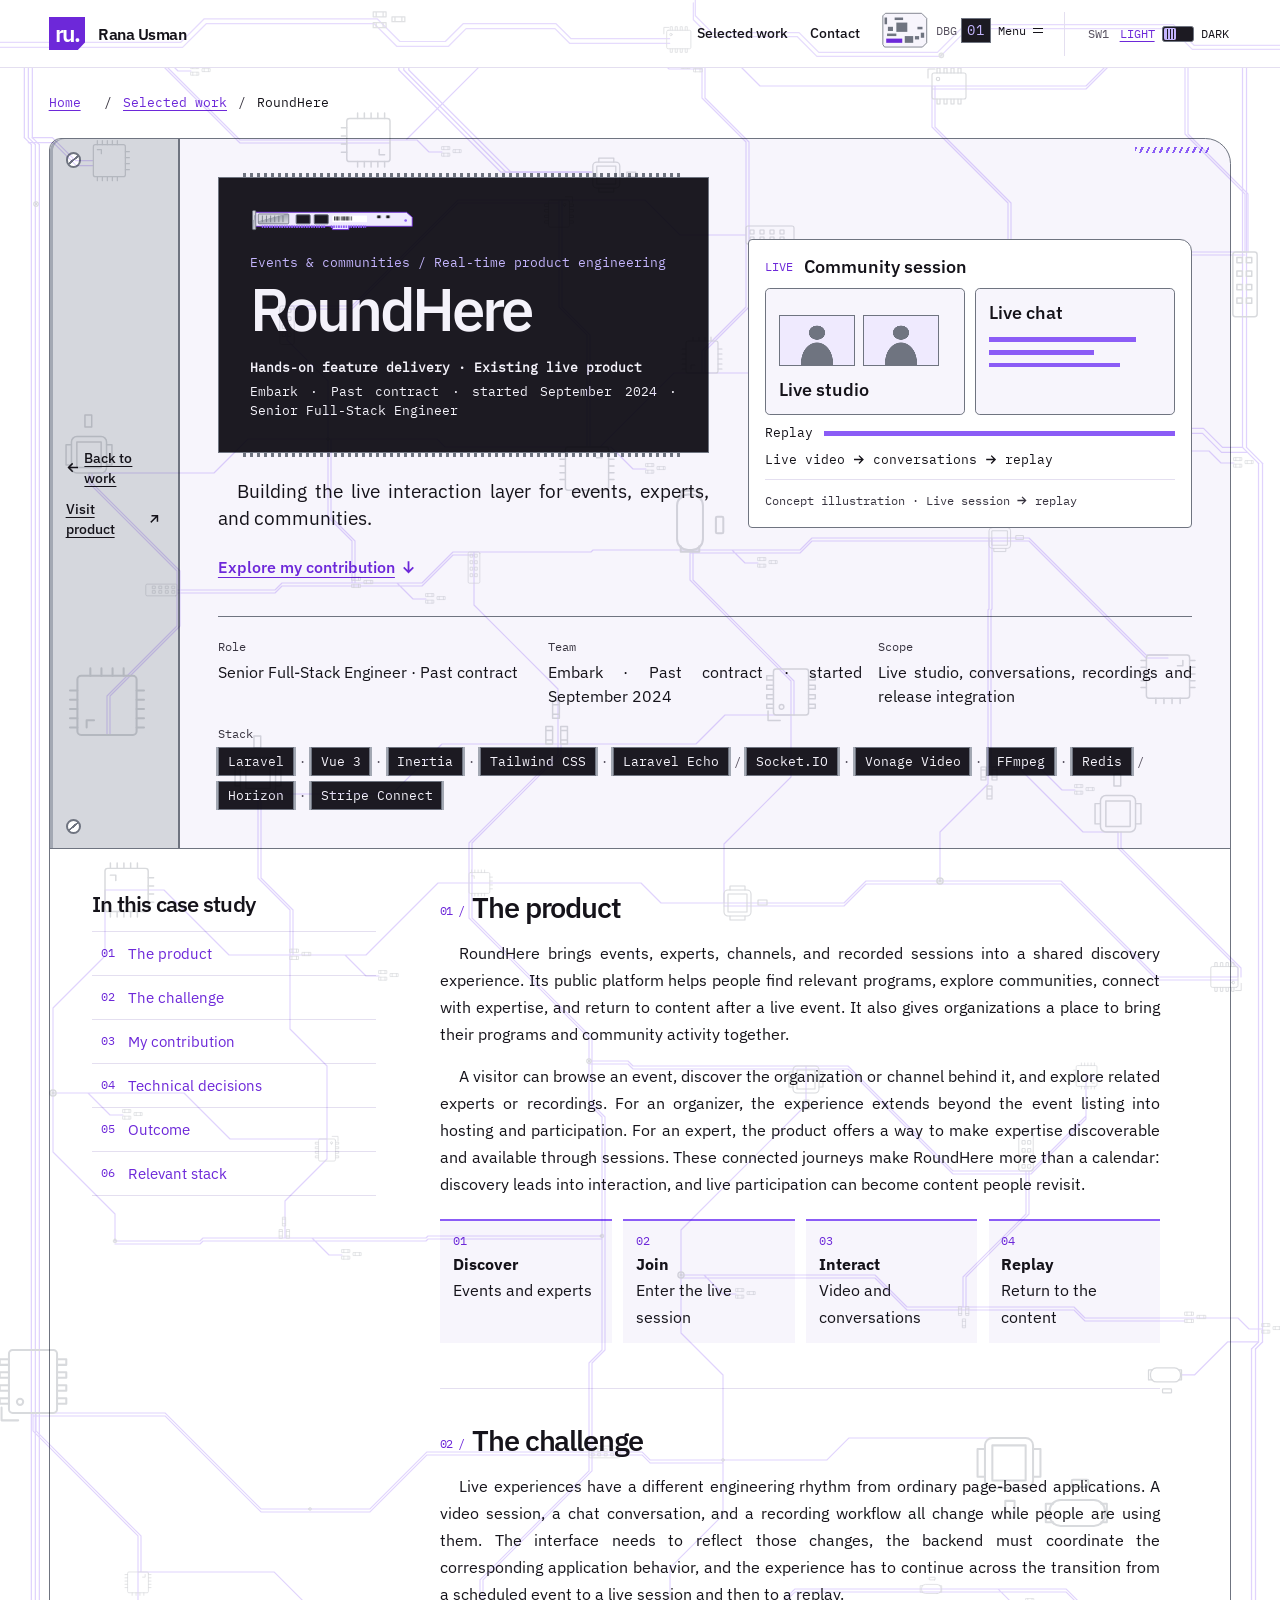
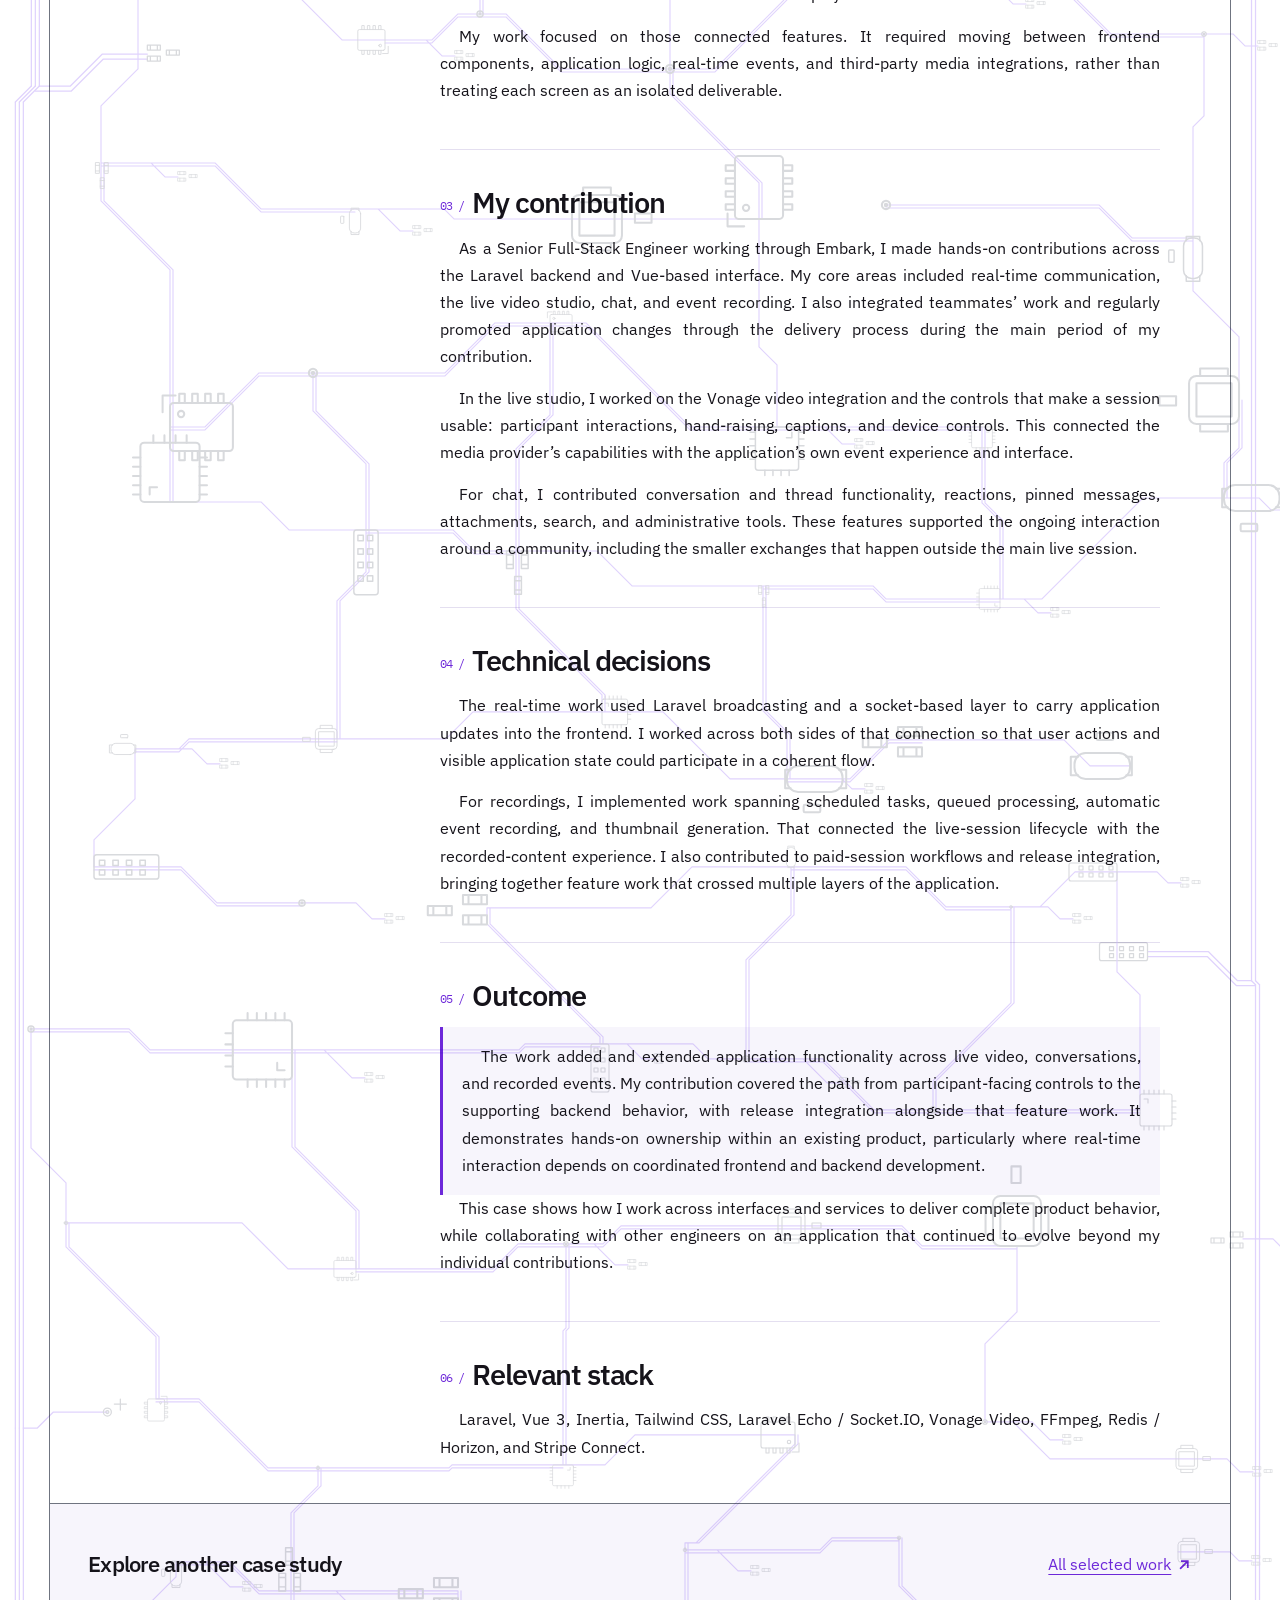
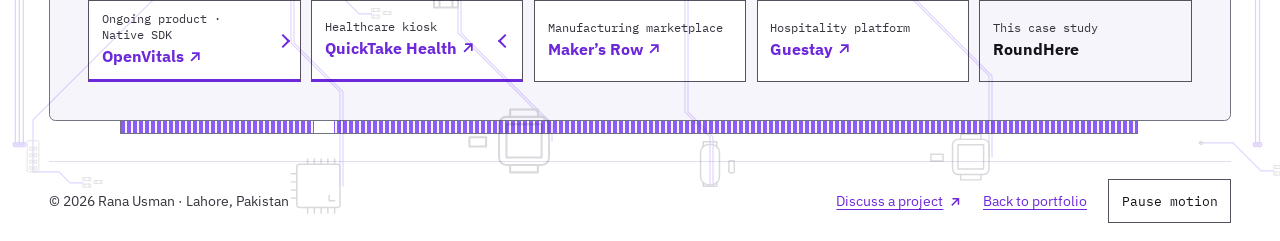
<file: case-studies/roundhere.html>
<!doctype html>
<html lang="en">
<head>
  <meta charset="utf-8">
  <meta http-equiv="Content-Security-Policy" content="default-src 'none'; script-src 'self'; script-src-attr 'none'; style-src 'self'; style-src-attr 'none'; img-src 'self'; font-src 'self'; connect-src 'self'; media-src 'none'; object-src 'none'; frame-src 'none'; worker-src 'none'; manifest-src 'none'; base-uri 'none'; form-action 'none'">
  <meta name="referrer" content="strict-origin-when-cross-origin">
  <meta name="viewport" content="width=device-width, initial-scale=1">
  <meta name="color-scheme" content="light dark">
  <meta name="theme-color" content="Canvas">
  <title>RoundHere case study — Rana Usman</title>
  <meta name="description" content="Building the live interaction layer for events, experts, and communities. Senior Full-Stack Engineer · Past contract through Embark · started September 2024.">
  <link rel="canonical" href="https://ranausman.dev/case-studies/roundhere.html">
  <meta property="og:type" content="article">
  <meta property="og:site_name" content="Rana Usman">
  <meta property="og:title" content="RoundHere — Building the live interaction layer for events, experts, and communities.">
  <meta property="og:description" content="Hands-on feature delivery · Existing live product · Live studio, conversations, recordings and release integration">
  <meta property="og:url" content="https://ranausman.dev/case-studies/roundhere.html">
  <meta name="twitter:card" content="summary">
  <link rel="icon" href="../assets/favicon.svg?v=ru-x1-neutral1" type="image/svg+xml">
  <link rel="stylesheet" href="/motherboard/tokens.css?v=ru-x1-plex1">
  <link rel="preload" as="font" type="font/woff2" crossorigin href="/motherboard/fonts/plex-sans-latin-wght.woff2?v=ru-x1-plex1">
  <link rel="preload" as="font" type="font/woff2" crossorigin href="/motherboard/fonts/plex-mono-latin-400.woff2?v=ru-x1-plex1">
  <script src="/motherboard/finish.js?v=ru-x1-b5" blocking="render"></script>
  <link rel="stylesheet" href="/motherboard/board.css?v=ru-x1-ui4">
  <link rel="stylesheet" href="/motherboard/cases.css?v=ru-x1-b8">
  <link rel="stylesheet" href="/motherboard/reflow.css?v=ru-x1-ui4">
  <link rel="stylesheet" media="print" href="/motherboard/print.css?v=ru-x1-vomero1">
  <script src="/motherboard/site.js?v=ru-x1-vomero1" defer></script>
</head>
<body class="case-page case-live">
  <svg class="pcb-substrate" width="0" height="0" aria-hidden="true" focusable="false" xmlns="http://www.w3.org/2000/svg">
<defs><g id="field-via"><circle r="2.25"/><circle r=".65"/></g><g id="field-soic"><rect x="0" y="-13" width="34" height="26" rx="2"/><circle cx="6" cy="-7" r="1.7"/><path d="M5-13v-5h3v5m4 0v-5h3v5m4 0v-5h3v5m4 0v-5h3v5 M5 13v5h3v-5m4 0v5h3v-5m4 0v5h3v-5m4 0v5h3v-5 M-4-8v-9h7"/></g><g id="field-qfn"><rect x="0" y="-16" width="32" height="32" rx="2"/><path d="M4-16v-4m5 4v-4m5 4v-4m5 4v-4m5 4v-4 M4 16v4m5-4v4m5-4v4m5-4v4m5-4v4 M32-9h4m-4 6h4m-4 6h4m-4 6h4 M4-11h4v4"/></g><g id="field-crystal"><rect x="0" y="-7" width="30" height="14" rx="6"/><path d="M2-5h-3v10h3m26-10h4v10h-4"/><rect x="9" y="14" width="9" height="4" rx=".7"/></g><g id="field-header"><rect x="0" y="-9" width="48" height="18" rx="2"/><path d="M4-5h4v4H4zm0 7h4v4H4zm10-7h4v4h-4zm0 7h4v4h-4zm10-7h4v4h-4zm0 7h4v4h-4zm10-7h4v4h-4zm0 7h4v4h-4z"/></g><g id="field-test"><circle r="4"/><circle r="1.5"/><path d="M7-8h12m-6-5v11"/></g><g id="field-choke"><rect x="0" y="-13" width="27" height="26" rx="4"/><path d="M4-9h19v18H4z M6-13v-4h15v4M6 13v4h15v-4"/><rect x="34" y="-3" width="9" height="5"/></g><g id="field-array"><path d="M0-9h13v5H0zM0 2h13v5H0zM19-4h13v5H19z M3-9v5m7-5v5M3 2v5m7-5v5m12-11v5m7-5v5"/></g></defs>
<svg x="1.2%" width="1" height="100%" overflow="visible"><g class="etched-traces" transform="scale(1 1)">
<svg y="1.4%" width="1" height="2.600%" overflow="visible"><path d="M0 0l9 9"/><line x1="9" y1="9" x2="9" y2="100%"/></svg>
<svg y="4%" width="1" height="45.000%" overflow="visible"><path d="M9 0l7 7"/><line x1="16" y1="7" x2="16" y2="100%"/></svg>
<svg y="49%" width="1" height="39.000%" overflow="visible"><path d="M16 0l-16 16"/><line x1="0" y1="16" x2="0" y2="100%"/></svg>
<svg y="88%" width="1" height="9.200%" overflow="visible"><line x1="0" y1="0" x2="0" y2="100%"/></svg>
<svg x="0" y="1.4%" width="1" height="1" overflow="visible"><use href="#field-via"/></svg>
<svg x="0" y="97.2%" width="1" height="1" overflow="visible"><use href="#field-via"/></svg>
<svg y="1.4%" width="1" height="2.600%" overflow="visible"><path d="M4 0l9 9"/><line x1="13" y1="9" x2="13" y2="100%"/></svg>
<svg y="4%" width="1" height="45.000%" overflow="visible"><path d="M13 0l7 7"/><line x1="20" y1="7" x2="20" y2="100%"/></svg>
<svg y="49%" width="1" height="39.000%" overflow="visible"><path d="M20 0l-16 16"/><line x1="4" y1="16" x2="4" y2="100%"/></svg>
<svg y="88%" width="1" height="9.200%" overflow="visible"><line x1="4" y1="0" x2="4" y2="100%"/></svg>
<svg x="4" y="1.4%" width="1" height="1" overflow="visible"><use href="#field-via"/></svg>
<svg x="4" y="97.2%" width="1" height="1" overflow="visible"><use href="#field-via"/></svg>
<svg y="1.4%" width="1" height="2.600%" overflow="visible"><path d="M8 0l9 9"/><line x1="17" y1="9" x2="17" y2="100%"/></svg>
<svg y="4%" width="1" height="45.000%" overflow="visible"><path d="M17 0l7 7"/><line x1="24" y1="7" x2="24" y2="100%"/></svg>
<svg y="49%" width="1" height="39.000%" overflow="visible"><path d="M24 0l-16 16"/><line x1="8" y1="16" x2="8" y2="100%"/></svg>
<svg y="88%" width="1" height="9.200%" overflow="visible"><line x1="8" y1="0" x2="8" y2="100%"/></svg>
<svg x="8" y="1.4%" width="1" height="1" overflow="visible"><use href="#field-via"/></svg>
<svg x="8" y="97.2%" width="1" height="1" overflow="visible"><use href="#field-via"/></svg>
<svg x="0" y="4%" width="1" height="1" overflow="visible"><path d="M17 0h20l23 23H78"/><path d="M13 5h25l23 23H78"/><use class="etched-parts" href="#field-qfn" transform="translate(78 23)"/></svg>
<svg x="0" y="49%" width="1" height="1" overflow="visible"><path d="M24 0h31l32 -32H132"/><path d="M20 5h36l32 -32H132"/><use class="etched-parts" href="#field-array" transform="translate(132 -32)"/></svg>
<svg x="0" y="88%" width="1" height="1" overflow="visible"><path d="M8 0h14l16 -16H92"/><use class="etched-parts" href="#field-test" transform="translate(92 -16)"/></svg></g></svg>
<svg x="98.4%" width="1" height="100%" overflow="visible"><g class="etched-traces" transform="scale(-1 1)">
<svg y="1.4%" width="1" height="11.600%" overflow="visible"><path d="M0 0l13 13"/><line x1="13" y1="13" x2="13" y2="100%"/></svg>
<svg y="13%" width="1" height="26.000%" overflow="visible"><path d="M13 0l-16 16"/><line x1="-3" y1="16" x2="-3" y2="100%"/></svg>
<svg y="39%" width="1" height="36.000%" overflow="visible"><path d="M-3 0l7 7"/><line x1="4" y1="7" x2="4" y2="100%"/></svg>
<svg y="75%" width="1" height="22.200%" overflow="visible"><path d="M4 0l-4 4"/><line x1="0" y1="4" x2="0" y2="100%"/></svg>
<svg x="0" y="1.4%" width="1" height="1" overflow="visible"><use href="#field-via"/></svg>
<svg x="0" y="97.2%" width="1" height="1" overflow="visible"><use href="#field-via"/></svg>
<svg y="1.4%" width="1" height="11.600%" overflow="visible"><path d="M4 0l13 13"/><line x1="17" y1="13" x2="17" y2="100%"/></svg>
<svg y="13%" width="1" height="26.000%" overflow="visible"><path d="M17 0l-16 16"/><line x1="1" y1="16" x2="1" y2="100%"/></svg>
<svg y="39%" width="1" height="36.000%" overflow="visible"><path d="M1 0l7 7"/><line x1="8" y1="7" x2="8" y2="100%"/></svg>
<svg y="75%" width="1" height="22.200%" overflow="visible"><path d="M8 0l-4 4"/><line x1="4" y1="4" x2="4" y2="100%"/></svg>
<svg x="4" y="1.4%" width="1" height="1" overflow="visible"><use href="#field-via"/></svg>
<svg x="4" y="97.2%" width="1" height="1" overflow="visible"><use href="#field-via"/></svg>
<svg x="0" y="13%" width="1" height="1" overflow="visible"><path d="M17 0h20l19 -19H133"/><path d="M13 5h25l19 -19H133"/><use class="etched-parts" href="#field-soic" transform="translate(133 -19)"/></svg>
<svg x="0" y="39%" width="1" height="1" overflow="visible"><path d="M1 0h31l33 33H79"/><use class="etched-parts" href="#field-crystal" transform="translate(79 33)"/></svg>
<svg x="0" y="75%" width="1" height="1" overflow="visible"><path d="M8 0h14l29 -29H112"/><path d="M4 5h19l29 -29H112"/><use class="etched-parts" href="#field-header" transform="translate(112 -29)"/></svg></g></svg>
<svg x="31%" y="109" width="1" height="1" overflow="visible"><g class="etched-traces"><path d="M2 -85v46l102 102h92"/><path d="M7 -89v50l102 102h87"/><path d="M12 -93v54l102 102h82"/><use class="etched-parts" href="#field-choke" transform="translate(196 66)"/></g></svg>
<svg class="pcb-field" data-seed="715" width="100%" height="100%" viewBox="0 0 1366 3672" preserveAspectRatio="none"><path class="etched-traces" d="M96 49H205l94 94V143H357M96 52H205l94 94V146H357M96 49V122l-29 29H67V311M99 49V122l-29 29H70V311M357 143H378l114 -114V29H507M507 29H559l38 38V67H642M507 29V153l-19 19H488V239M510 29V153l-19 19H491V239M642 67H771l20 20V87H852M642 67V95l85 85H727V296M645 67V95l85 85H730V296M852 87H904l53 -53V34H1084M852 90H904l53 -53V37H1084M1084 34H1139l2 -2V32H1204M1084 34V96l-26 26H1058V306M1084 34h47l23 23h13M1204 32V142l72 72H1276V271M1207 32V142l72 72H1279V271M67 311H136l108 -108V203H316M67 311V340l79 79H146V455M316 203H412l36 36V239H488M316 203V259l-64 64H252V379M316 203h51l21 21h13M488 239H621l57 57V296H727M488 239V323l0 0H488V378M491 239V323l0 0H491V378M727 296H836l40 -40V256H944M727 299H836l40 -40V259H944M944 256H982l50 50V306H1058M944 259H982l50 50V309H1058M146 455H166l76 -76V379H252M146 455V462l-88 88H46V559M252 379H334l1 -1V378H488M488 378H539l80 80V458H684M488 381H539l80 80V461H684M488 378V492l-5 5H483V665M491 378V492l-5 5H486V665M684 458H796l33 -33V425H943M684 461H796l33 -33V428H943M684 458V532l0 0H684V572M684 458h28l9 9h13M943 425H1032l7 -7V418H1103M943 428H1032l7 -7V421H1103M1103 418H1119l32 -32V386H1214M1103 421H1119l32 -32V389H1214M1103 418V521l-7 7H1096V581M1106 418V521l-7 7H1099V581M1103 418h34l13 13h13M1214 386h24l17 17h13M46 559V639l77 77H123V779M49 559V639l77 77H126V779M319 547H355l118 118V665H483M319 550H355l118 118V668H483M319 547V636l-77 77H242V846M319 547h21l19 19h13M483 665H540l93 -93V572H684M483 668H540l93 -93V575H684M684 572V710l-29 29H655V795M687 572V710l-29 29H658V795M821 632V662l-2 2H819V723M824 632V662l-2 2H822V723M1096 581H1161l29 -29V552H1309M1096 584H1161l29 -29V555H1309M1096 581V654l-44 44H1052V743M1099 581V654l-44 44H1055V743M1096 581h33l10 10h13M1309 552V591l-59 59H1250V721M1312 552V591l-59 59H1253V721M123 779H143l67 67V846H242M123 779V842l34 34H157V992M486 730V813l9 9H495V982M655 795H713l72 -72V723H819M819 723V769l114 114H933V909M822 723V769l114 114H936V909M1052 743H1153l22 -22V721H1250M1052 746H1153l22 -22V724H1250M1052 743V864l82 82H1134V1015M1055 743V864l82 82H1137V1015M1250 721V760l-51 51H1199V919M1253 721V760l-51 51H1202V919M1250 721h27l18 18h13M157 992H175l56 -56V936H244M157 995H175l56 -56V939H244M157 992h52l15 15h13M244 936H331l46 46V982H495M244 936V976l17 17H261V1083M247 936V976l17 17H264V1083M244 936h40l20 20h13M495 982H527l78 -78V904H734M495 985H527l78 -78V907H734M495 982V1011l55 55H550V1081M498 982V1011l55 55H553V1081M495 982h33l25 25h13M734 904V926l-111 111H623V1121M734 904h45l23 23h13M1134 1015H1145l49 -49V919H1199M1134 1015h52l16 16h13M105 1086H174l3 -3V1083H261M261 1083H339l2 -2V1081H550M261 1086H339l2 -2V1084H550M550 1081H557l40 40V1121H623M550 1081V1142l-84 84H466V1309M553 1081V1142l-84 84H469V1309M550 1081h38l21 21h13M623 1121H740l32 32V1153H881M623 1124H740l32 32V1156H881M623 1121V1138l105 105H728V1287M626 1121V1138l105 105H731V1287M881 1153H924l11 11V1164H1084M881 1156H924l11 11V1167H1084M881 1153V1242l-65 65H816V1362M884 1153V1242l-65 65H819V1362M1084 1164H1104l77 -77V1087H1201M1084 1167H1104l77 -77V1090H1201M1201 1087h42l11 11h13M89 1359H222l58 -58V1301H344M344 1301V1331l-122 122H222V1521M347 1301V1331l-122 122H225V1521M344 1301h42l13 13h13M466 1309H618l22 -22V1287H728M466 1312H618l22 -22V1290H728M728 1287V1376l-17 17H711V1486M731 1287V1376l-17 17H714V1486M816 1362V1374l57 57H873V1442M816 1362h43l23 23h13M1102 1248H1137l69 69V1317H1328M1102 1251H1137l69 69V1320H1328M1102 1248h32l12 12h13M1328 1317V1353l-24 24H1304V1499M1331 1317V1353l-24 24H1307V1499M1328 1317h46l28 28h13M48 1466H139l55 55V1521H222M48 1469H139l55 55V1524H222M48 1466V1534l60 60H108V1674M222 1521H266l81 -81V1440H471M222 1524H266l81 -81V1443H471M471 1440H532l46 46V1486H711M471 1440V1599l35 35H506V1693M474 1440V1599l35 35H509V1693M711 1486H769l44 -44V1442H873M873 1442H1007l47 47V1489H1105M873 1442V1549l-2 2H871V1656M876 1442V1549l-2 2H874V1656M1105 1489H1246l10 10V1499H1304M1105 1489V1562l-16 16H1089V1605M1108 1489V1562l-16 16H1092V1605M1105 1489h44l23 23h13M1304 1499V1638l-8 8H1296V1711M1307 1499V1638l-8 8H1299V1711M108 1674H173l15 -15V1659H225M108 1677H173l15 -15V1662H225M108 1674V1739l9 9H117V1885M111 1674V1739l9 9H120V1885M225 1659H326l34 34V1693H506M225 1659V1713l128 128H353V1858M228 1659V1713l128 128H356V1858M225 1659h33l12 12h13M506 1693H607l17 17V1710H741M506 1693V1719l40 40H546V1786M509 1693V1719l40 40H549V1786M741 1710H770l54 -54V1656H871M741 1713H770l54 -54V1659H871M871 1656H907l51 -51V1605H1089M871 1656V1703l-9 9H862V1837M1089 1605H1124l106 106V1711H1296M1089 1605V1795l-1 1H1088V1872M1296 1711V1757l9 9H1305V1885M1299 1711V1757l9 9H1308V1885M1296 1711h41l14 14h13M117 1885V1919l27 27H144V1957M117 1885h23l14 14h13M353 1858H427l72 -72V1786H546M353 1858V1936l-35 35H318V2038M546 1786H587l29 29V1815H725M546 1789H587l29 29V1818H725M546 1786V1889l-43 43H503V2027M862 1837H933l35 35V1872H1088M862 1840H933l35 35V1875H1088M862 1837V1896l53 53H915V2069M865 1837V1896l53 53H918V2069M862 1837h40l14 14h13M1088 1872H1188l13 13V1885H1305M1088 1872V1947l-49 49H1039V2029M1091 1872V1947l-49 49H1042V2029M144 1957H171l81 81V2038H318M144 1960H171l81 81V2041H318M144 1957V2007l-58 58H86V2158M147 1957V2007l-58 58H89V2158M144 1957h43l27 27h13M318 2038H412l11 -11V2027H503M318 2041H412l11 -11V2030H503M318 2038V2059l-42 42H276V2194M321 2038V2059l-42 42H279V2194M503 2027H548l27 -27V2000H746M746 2000V2080l-23 23H723V2158M749 2000V2080l-23 23H726V2158M915 2069H930l40 -40V2029H1039M915 2069h43l18 18h13M1039 2029H1084l25 25V2054H1228M1039 2029V2077l-17 17H1022V2163M1039 2029h35l10 10h13M1228 2054h27l25 25h13M86 2158H154l36 36V2194H276M86 2161H154l36 36V2197H276M86 2158V2219l-14 14H72V2343M89 2158V2219l-14 14H75V2343M86 2158h41l23 23h13M276 2194V2240l78 78H354V2337M279 2194V2240l78 78H357V2337M446 2199H604l41 -41V2158H723M446 2202H604l41 -41V2161H723M446 2199V2285l41 41H487V2352M449 2199V2285l41 41H490V2352M446 2199h29l21 21h13M723 2158V2226l-65 65H658V2405M726 2158V2226l-65 65H661V2405M925 2198V2288l-77 77H848V2404M928 2198V2288l-77 77H851V2404M1022 2163H1065l16 -16V2147H1199M1022 2166H1065l16 -16V2150H1199M354 2337V2392l-33 33H321V2522M487 2352H548l53 53V2405H658M487 2355H548l53 53V2408H658M487 2352V2445l53 53H540V2542M490 2352V2445l53 53H543V2542M658 2405H802l1 -1V2404H848M658 2408H802l1 -1V2407H848M658 2405V2422l89 89H747V2535M661 2405V2422l89 89H750V2535M848 2404H915l59 -59V2345H1036M848 2407H915l59 -59V2348H1036M1036 2345H1196l47 47V2392H1301M1036 2348H1196l47 47V2395H1301M128 2540H207l18 -18V2522H321M128 2543H207l18 -18V2525H321M128 2540V2649l13 13H141V2735M128 2540h34l14 14h13M321 2522H463l20 20V2542H540M321 2525H463l20 20V2545H540M321 2522h26l28 28h13M540 2542H622l7 -7V2535H747M540 2545H622l7 -7V2538H747M540 2542V2670l-49 49H491V2759M540 2542h44l9 9h13M747 2535H789l12 -12V2523H924M747 2538H789l12 -12V2526H924M747 2535V2569l0 0H747V2689M750 2535V2569l0 0H750V2689M747 2535h35l12 12h13M1072 2593H1114l3 -3V2590H1296M1296 2590V2597l-71 71H1212V2677M1299 2590V2597l-71 71H1215V2677M1296 2590h48l12 12h13M316 2721H400l38 38V2759H491M316 2721V2771l-19 19H297V2853M319 2721V2771l-19 19H300V2853M491 2759H596l70 -70V2689H747M491 2762H596l70 -70V2692H747M747 2689h22l18 18h13M851 2719H938l1 -1V2718H1004M851 2719V2755l42 42H893V2871M854 2719V2755l42 42H896V2871M851 2719h47l19 19h13M1004 2718V2774l36 36H1040V2916M1007 2718V2774l36 36H1043V2916M42 2840V2870l81 81H123V3048M45 2840V2870l81 81H126V3048M42 2840h37l19 19h13M297 2853H313l50 50V2903H421M297 2853V2918l32 32H329V3004M300 2853V2918l32 32H332V3004M297 2853h51l23 23h13M893 2871H928l45 45V2916H1040M893 2874H928l45 45V2919H1040M893 2871V2952l33 33H926V3067M1040 2916H1185l29 -29V2887H1295M1040 2916V2997l-40 40H1000V3098M1043 2916V2997l-40 40H1003V3098M1295 2887V2990l-42 42H1253V3098M1298 2887V2990l-42 42H1256V3098M123 3048V3095l-68 68H55V3253M329 3004H371l84 84V3088H528M329 3004V3032l-107 107H222V3175M329 3004h43l11 11h13M528 3088H576l84 -84V3004H696M528 3088V3203l22 22H550V3274M531 3088V3203l22 22H553V3274M528 3088h31l23 23h13M696 3004H750l63 63V3067H926M696 3004V3114l-38 38H658V3209M926 3067H949l31 31V3098H1000M926 3070H949l31 31V3101H1000M926 3067V3147l-31 31H895V3267M929 3067V3147l-31 31H898V3267M1000 3098V3112l131 131H1131V3266M1000 3098h25l27 27h13M1253 3098V3128l33 33H1286V3205M1256 3098V3128l33 33H1289V3205M55 3253H108l78 -78V3175H222M55 3256H108l78 -78V3178H222M222 3175H267l99 99V3274H550M222 3175V3285l71 71H293V3434M225 3175V3285l71 71H296V3434M550 3274H578l65 -65V3209H658M550 3277H578l65 -65V3212H658M550 3274h22l26 26h13M658 3209h37l20 20h13M895 3267V3331l-60 60H835V3441M1131 3266V3336l-38 38H1093V3411M1134 3266V3336l-38 38H1096V3411M1286 3205V3320l-34 34H1252V3402M1289 3205V3320l-34 34H1255V3402M55 3424H213l10 10V3434H293M55 3427H213l10 10V3437H293M55 3424V3457l66 66H121V3598M58 3424V3457l66 66H124V3598M55 3424h25l22 22h13M293 3434H393l4 4V3438H450M293 3437H393l4 4V3441H450M450 3438H519l3 3V3441H627M450 3438V3524l11 11H461V3608M627 3441H725l0 0V3441H835M627 3441V3447l67 67H742V3524M630 3441V3447l67 67H745V3524M835 3441h29l14 14h13M1093 3411H1133l9 -9V3402H1252M1093 3414H1133l9 -9V3405H1252M1093 3411V3438l-21 21H1072V3550M1096 3411V3438l-21 21H1075V3550M1252 3402V3435l11 11H1263V3526M1252 3402h26l17 17h13M121 3598H199l4 4V3602H284M121 3601H199l4 4V3605H284M284 3602H405l6 6V3608H461M284 3605H405l6 6V3611H461M284 3602h20l11 11h13M461 3608H559l84 -84V3524H742M461 3611H559l84 -84V3527H742M461 3608h48l23 23h13M742 3524H769l111 111V3635H890M890 3635H913l85 -85V3550H1072M1072 3550H1179l24 -24V3526H1263M1263 3526h30l27 27h13"/><g class="etched-parts"><use href="#field-via" transform="translate(96 49) rotate(180) scale(0.65)"/><use href="#field-qfn" transform="translate(357 143) rotate(180) scale(1.35)"/><use href="#field-via" transform="translate(507 29) rotate(90) scale(0.8)"/><use href="#field-array" transform="translate(642 67) rotate(180) scale(0.65)"/><use href="#field-soic" transform="translate(852 87)"/><use href="#field-choke" transform="translate(1084 34) scale(0.8)"/><use href="#field-array" transform="translate(1167 57) scale(.6)"/><use href="#field-via" transform="translate(1204 32) rotate(180)"/><use href="#field-header" transform="translate(67 311) rotate(90) scale(0.8)"/><use href="#field-soic" transform="translate(316 203) rotate(90) scale(0.8)"/><use href="#field-array" transform="translate(401 224) scale(.6)"/><use href="#field-header" transform="translate(488 239)"/><use href="#field-via" transform="translate(727 296) rotate(180) scale(0.65)"/><use href="#field-header" transform="translate(944 256) rotate(90) scale(1.35)"/><use href="#field-choke" transform="translate(1058 306) rotate(270) scale(1.35)"/><use href="#field-via" transform="translate(1276 271) rotate(90) scale(0.65)"/><use href="#field-qfn" transform="translate(146 455) rotate(90) scale(1.35)"/><use href="#field-qfn" transform="translate(252 379) rotate(270)"/><use href="#field-crystal" transform="translate(488 378) scale(1.35)"/><use href="#field-via" transform="translate(684 458) rotate(180)"/><use href="#field-array" transform="translate(734 467) scale(.6)"/><use href="#field-header" transform="translate(943 425) rotate(180) scale(0.65)"/><use href="#field-array" transform="translate(1103 418) scale(0.65)"/><use href="#field-array" transform="translate(1163 431) scale(.6)"/><use href="#field-header" transform="translate(1214 386) rotate(90) scale(0.65)"/><use href="#field-array" transform="translate(1268 403) scale(.6)"/><use href="#field-crystal" transform="translate(46 559) rotate(270) scale(1.85)"/><use href="#field-choke" transform="translate(319 547) scale(0.8)"/><use href="#field-array" transform="translate(372 566) scale(.6)"/><use href="#field-qfn" transform="translate(483 665) rotate(90) scale(1.35)"/><use href="#field-qfn" transform="translate(684 572) rotate(270) scale(1.85)"/><use href="#field-choke" transform="translate(821 632) rotate(270) scale(1.35)"/><use href="#field-array" transform="translate(1096 581) rotate(270) scale(1.35)"/><use href="#field-array" transform="translate(1152 591) scale(.6)"/><use href="#field-soic" transform="translate(1309 552) rotate(270) scale(1.35)"/><use href="#field-array" transform="translate(123 779) rotate(90)"/><use href="#field-choke" transform="translate(242 846) rotate(270) scale(1.35)"/><use href="#field-qfn" transform="translate(486 730) scale(1.35)"/><use href="#field-array" transform="translate(655 795) scale(0.65)"/><use href="#field-qfn" transform="translate(819 723) scale(0.65)"/><use href="#field-choke" transform="translate(1052 743)"/><use href="#field-via" transform="translate(1250 721) rotate(90) scale(1.35)"/><use href="#field-array" transform="translate(1308 739) scale(.6)"/><use href="#field-soic" transform="translate(157 992) rotate(180) scale(0.8)"/><use href="#field-array" transform="translate(237 1007) scale(.6)"/><use href="#field-via" transform="translate(244 936) scale(1.35)"/><use href="#field-array" transform="translate(317 956) scale(.6)"/><use href="#field-soic" transform="translate(495 982) rotate(90) scale(0.65)"/><use href="#field-array" transform="translate(566 1007) scale(.6)"/><use href="#field-via" transform="translate(734 904) rotate(180)"/><use href="#field-array" transform="translate(815 927) scale(.6)"/><use href="#field-choke" transform="translate(933 909) rotate(90)"/><use href="#field-header" transform="translate(1134 1015) rotate(270) scale(0.8)"/><use href="#field-array" transform="translate(1215 1031) scale(.6)"/><use href="#field-qfn" transform="translate(1199 919) rotate(180) scale(0.65)"/><use href="#field-via" transform="translate(105 1086) rotate(270) scale(0.8)"/><use href="#field-array" transform="translate(261 1083) rotate(270) scale(0.65)"/><use href="#field-via" transform="translate(550 1081) rotate(180) scale(0.8)"/><use href="#field-array" transform="translate(622 1102) scale(.6)"/><use href="#field-via" transform="translate(623 1121) rotate(270) scale(1.35)"/><use href="#field-array" transform="translate(881 1153) rotate(90) scale(0.65)"/><use href="#field-array" transform="translate(1084 1164) scale(0.65)"/><use href="#field-soic" transform="translate(1201 1087) rotate(270) scale(1.85)"/><use href="#field-array" transform="translate(1267 1098) scale(.6)"/><use href="#field-via" transform="translate(89 1359) rotate(180) scale(0.65)"/><use href="#field-header" transform="translate(344 1301) scale(0.65)"/><use href="#field-array" transform="translate(412 1314) scale(.6)"/><use href="#field-via" transform="translate(466 1309) scale(0.65)"/><use href="#field-choke" transform="translate(728 1287) rotate(90) scale(1.85)"/><use href="#field-crystal" transform="translate(816 1362) rotate(180) scale(1.85)"/><use href="#field-array" transform="translate(895 1385) scale(.6)"/><use href="#field-qfn" transform="translate(1102 1248) rotate(90) scale(0.65)"/><use href="#field-array" transform="translate(1159 1260) scale(.6)"/><use href="#field-soic" transform="translate(1328 1317) rotate(180) scale(0.8)"/><use href="#field-array" transform="translate(1415 1345) scale(.6)"/><use href="#field-via" transform="translate(48 1466) scale(1.35)"/><use href="#field-via" transform="translate(222 1521) rotate(180) scale(1.85)"/><use href="#field-crystal" transform="translate(471 1440) rotate(180) scale(0.65)"/><use href="#field-via" transform="translate(711 1486)"/><use href="#field-array" transform="translate(873 1442) rotate(90) scale(0.8)"/><use href="#field-crystal" transform="translate(1105 1489) rotate(90) scale(0.8)"/><use href="#field-array" transform="translate(1185 1512) scale(.6)"/><use href="#field-choke" transform="translate(1304 1499) scale(1.85)"/><use href="#field-soic" transform="translate(108 1674) rotate(270) scale(1.85)"/><use href="#field-via" transform="translate(225 1659) rotate(270) scale(1.85)"/><use href="#field-array" transform="translate(283 1671) scale(.6)"/><use href="#field-crystal" transform="translate(506 1693) rotate(90) scale(1.35)"/><use href="#field-soic" transform="translate(741 1710) scale(1.85)"/><use href="#field-via" transform="translate(871 1656) scale(1.85)"/><use href="#field-soic" transform="translate(1089 1605) scale(0.65)"/><use href="#field-qfn" transform="translate(1296 1711) rotate(90) scale(1.35)"/><use href="#field-array" transform="translate(1364 1725) scale(.6)"/><use href="#field-qfn" transform="translate(117 1885) rotate(90) scale(0.65)"/><use href="#field-array" transform="translate(167 1899) scale(.6)"/><use href="#field-choke" transform="translate(353 1858) rotate(180) scale(1.85)"/><use href="#field-qfn" transform="translate(546 1786) rotate(270) scale(1.85)"/><use href="#field-header" transform="translate(725 1815) rotate(90) scale(1.35)"/><use href="#field-array" transform="translate(862 1837) rotate(90) scale(1.35)"/><use href="#field-array" transform="translate(929 1851) scale(.6)"/><use href="#field-array" transform="translate(1088 1872) rotate(90) scale(0.65)"/><use href="#field-qfn" transform="translate(1305 1885) rotate(180) scale(0.65)"/><use href="#field-crystal" transform="translate(144 1957) scale(1.85)"/><use href="#field-array" transform="translate(227 1984) scale(.6)"/><use href="#field-crystal" transform="translate(318 2038) rotate(180) scale(0.8)"/><use href="#field-choke" transform="translate(503 2027) rotate(180) scale(0.8)"/><use href="#field-qfn" transform="translate(746 2000) scale(0.8)"/><use href="#field-crystal" transform="translate(915 2069) scale(1.85)"/><use href="#field-array" transform="translate(989 2087) scale(.6)"/><use href="#field-array" transform="translate(1039 2029) rotate(180) scale(1.85)"/><use href="#field-array" transform="translate(1097 2039) scale(.6)"/><use href="#field-crystal" transform="translate(1228 2054) rotate(180) scale(1.85)"/><use href="#field-array" transform="translate(1293 2079) scale(.6)"/><use href="#field-header" transform="translate(86 2158) scale(1.35)"/><use href="#field-array" transform="translate(163 2181) scale(.6)"/><use href="#field-via" transform="translate(276 2194) rotate(180) scale(1.35)"/><use href="#field-array" transform="translate(446 2199) rotate(180) scale(1.85)"/><use href="#field-array" transform="translate(509 2220) scale(.6)"/><use href="#field-crystal" transform="translate(723 2158) rotate(270) scale(0.65)"/><use href="#field-via" transform="translate(925 2198) scale(0.65)"/><use href="#field-header" transform="translate(1022 2163) rotate(180)"/><use href="#field-via" transform="translate(1199 2147) rotate(90) scale(1.35)"/><use href="#field-qfn" transform="translate(72 2343) rotate(180) scale(1.85)"/><use href="#field-header" transform="translate(354 2337) rotate(90)"/><use href="#field-via" transform="translate(487 2352) rotate(270) scale(1.35)"/><use href="#field-via" transform="translate(658 2405) rotate(270) scale(1.35)"/><use href="#field-qfn" transform="translate(848 2404)"/><use href="#field-via" transform="translate(1036 2345) rotate(180) scale(0.8)"/><use href="#field-soic" transform="translate(1301 2392) rotate(180) scale(0.65)"/><use href="#field-via" transform="translate(128 2540) rotate(270)"/><use href="#field-array" transform="translate(189 2554) scale(.6)"/><use href="#field-choke" transform="translate(321 2522)"/><use href="#field-array" transform="translate(388 2550) scale(.6)"/><use href="#field-choke" transform="translate(540 2542) rotate(270) scale(1.85)"/><use href="#field-array" transform="translate(606 2551) scale(.6)"/><use href="#field-array" transform="translate(747 2535) rotate(180)"/><use href="#field-array" transform="translate(807 2547) scale(.6)"/><use href="#field-soic" transform="translate(924 2523) rotate(90) scale(0.65)"/><use href="#field-via" transform="translate(1072 2593) rotate(270) scale(0.8)"/><use href="#field-qfn" transform="translate(1296 2590) rotate(90) scale(0.65)"/><use href="#field-array" transform="translate(1369 2602) scale(.6)"/><use href="#field-soic" transform="translate(141 2735) rotate(180)"/><use href="#field-via" transform="translate(316 2721) rotate(270)"/><use href="#field-choke" transform="translate(491 2759) scale(0.8)"/><use href="#field-crystal" transform="translate(747 2689) rotate(90) scale(0.8)"/><use href="#field-array" transform="translate(800 2707) scale(.6)"/><use href="#field-array" transform="translate(851 2719) rotate(270) scale(1.35)"/><use href="#field-array" transform="translate(930 2738) scale(.6)"/><use href="#field-array" transform="translate(1004 2718) rotate(180) scale(1.85)"/><use href="#field-via" transform="translate(1212 2677) rotate(270) scale(0.8)"/><use href="#field-via" transform="translate(42 2840) rotate(90) scale(0.8)"/><use href="#field-array" transform="translate(111 2859) scale(.6)"/><use href="#field-choke" transform="translate(297 2853) scale(0.8)"/><use href="#field-array" transform="translate(384 2876) scale(.6)"/><use href="#field-header" transform="translate(421 2903) rotate(270) scale(0.65)"/><use href="#field-qfn" transform="translate(701 2917) rotate(180) scale(1.35)"/><use href="#field-choke" transform="translate(893 2871) rotate(180) scale(1.85)"/><use href="#field-crystal" transform="translate(1040 2916) rotate(270) scale(1.35)"/><use href="#field-choke" transform="translate(1295 2887) rotate(180) scale(1.35)"/><use href="#field-via" transform="translate(123 3048) rotate(180) scale(0.8)"/><use href="#field-array" transform="translate(329 3004) scale(1.85)"/><use href="#field-array" transform="translate(396 3015) scale(.6)"/><use href="#field-qfn" transform="translate(528 3088) rotate(180) scale(0.8)"/><use href="#field-array" transform="translate(595 3111) scale(.6)"/><use href="#field-array" transform="translate(696 3004) rotate(270) scale(0.65)"/><use href="#field-choke" transform="translate(926 3067) rotate(270) scale(1.35)"/><use href="#field-crystal" transform="translate(1000 3098) rotate(90) scale(0.65)"/><use href="#field-array" transform="translate(1065 3125) scale(.6)"/><use href="#field-via" transform="translate(1253 3098) scale(0.65)"/><use href="#field-qfn" transform="translate(55 3253) rotate(270) scale(1.35)"/><use href="#field-header" transform="translate(222 3175) rotate(180)"/><use href="#field-crystal" transform="translate(550 3274) rotate(180) scale(0.8)"/><use href="#field-array" transform="translate(611 3300) scale(.6)"/><use href="#field-choke" transform="translate(658 3209) rotate(180) scale(1.85)"/><use href="#field-array" transform="translate(728 3229) scale(.6)"/><use href="#field-array" transform="translate(895 3267) rotate(90)"/><use href="#field-soic" transform="translate(1131 3266) rotate(90) scale(1.85)"/><use href="#field-soic" transform="translate(1286 3205) rotate(90) scale(0.8)"/><use href="#field-header" transform="translate(55 3424) rotate(180) scale(1.85)"/><use href="#field-array" transform="translate(115 3446) scale(.6)"/><use href="#field-choke" transform="translate(293 3434) rotate(90) scale(0.8)"/><use href="#field-via" transform="translate(450 3438) rotate(270)"/><use href="#field-soic" transform="translate(627 3441)"/><use href="#field-via" transform="translate(835 3441) scale(0.65)"/><use href="#field-array" transform="translate(891 3455) scale(.6)"/><use href="#field-array" transform="translate(1093 3411) rotate(180) scale(1.85)"/><use href="#field-qfn" transform="translate(1252 3402) rotate(270) scale(0.65)"/><use href="#field-array" transform="translate(1308 3419) scale(.6)"/><use href="#field-via" transform="translate(121 3598) scale(0.8)"/><use href="#field-crystal" transform="translate(284 3602) rotate(180) scale(1.35)"/><use href="#field-array" transform="translate(328 3613) scale(.6)"/><use href="#field-soic" transform="translate(461 3608) scale(1.85)"/><use href="#field-array" transform="translate(545 3631) scale(.6)"/><use href="#field-header" transform="translate(742 3524) rotate(90) scale(0.8)"/><use href="#field-qfn" transform="translate(890 3635) rotate(180)"/><use href="#field-soic" transform="translate(1072 3550) rotate(90)"/><use href="#field-soic" transform="translate(1263 3526)"/><use href="#field-array" transform="translate(1333 3553) scale(.6)"/></g></svg>
</svg>
  <a class="skip" href="#main">Skip to case study</a>
  <svg class="library" width="0" height="0" aria-hidden="true" focusable="false"><defs>
    <linearGradient id="steel" x2=".8" y2="1" gradientUnits="objectBoundingBox">
      <stop class="metal-light" /><stop offset=".43" class="metal-light" /><stop offset=".46" class="metal-mid" /><stop offset="1" class="metal-light" /></linearGradient>
    <linearGradient id="lid" x2="1" y2=".8"><stop class="mask-stop" /><stop offset=".65" class="metal-light" /><stop offset="1" class="mask-stop" /></linearGradient>
    <pattern id="fingers" width="3" height="6" patternUnits="userSpaceOnUse"><rect width="2" height="6" class="pad" /></pattern>
    <pattern id="pins" width="3" height="3" patternUnits="userSpaceOnUse"><rect width="3" height="3" class="black" /><circle cx="1.5" cy="1.5" r=".65" class="silver" /></pattern>
    <pattern id="bars" width="12" height="12" patternUnits="userSpaceOnUse"><path d="M0 0V12 M2 0V12 M6 0V12 M10 0V12" class="bar-line" /><path d="M4 0V12 M8 0V12" class="bar-heavy" /></pattern>
    <pattern id="mask-weave" width="8" height="8" patternUnits="userSpaceOnUse"><circle cx="1" cy="1" r=".62" class="mesh-dot" /></pattern>
    <g id="p-smd"><rect x="0" y="0" width="7" height="3" rx="0" class="silver" /><rect x="1.6" y="-0.2" width="3.8" height="3.4" rx="0" class="black" /></g><g id="p-expansion-4"><path d="M4 2H188L195 8V19H118V23H98V19H4Z" class="accent-mask" /><rect x="1" y="0" width="4" height="23" rx="1" class="machined" /><rect x="8" y="4" width="37" height="12" rx="1" class="machined" /><path d="M13 6v8" class="engrave" /><path d="M18 6v8" class="engrave" /><path d="M23 6v8" class="engrave" /><path d="M28 6v8" class="engrave" /><path d="M33 6v8" class="engrave" /><path d="M38 6v8" class="engrave" /><rect x="54" y="5" width="17" height="11" rx="1" class="black-edge" /><rect x="76" y="5" width="17" height="11" rx="1" class="black-edge" /><rect x="98" y="6" width="42" height="8" rx="0" class="paper" /><rect x="100" y="7" width="22" height="5" rx="0" class="barcode" /><use href="#p-smd" transform="translate(151 6) rotate(0) scale(1)" /><use href="#p-smd" transform="translate(162 6) rotate(0) scale(1)" /><rect x="12" y="18" width="78" height="3" rx="0" class="contacts" /><rect x="95" y="18" width="44" height="3" rx="0" class="contacts" /><circle cx="187" cy="12" r="1.6" class="pad" /></g></defs></svg><header class="mast"><svg class="mast-etch" width="0" height="0" aria-hidden="true" focusable="false" viewBox="0 0 1366 68" preserveAspectRatio="xMidYMid slice">
  <g class="etched-traces" transform="translate(102 0)"><path d="M-200 43H116l24-24h175l23 23h46l18-18h94l15 15h100m-811 9H118l24-24h170l23 23h52l18-18h90l15 15h101 M635 3v17l17 17h88l20 20h125l28-28h206l21 21h340m-843-50v16l17 17h88l20 20h120l28-28h211l21 21h337"/></g>
  <g class="etched-parts" transform="translate(102 0)"><use href="#field-soic" transform="translate(608 40) scale(.72)"/><use href="#field-array" x="311" y="21"/><use href="#field-via" x="886" y="56"/></g>
</svg><div class="mast-inner">
  <a class="brand" href="../index.html"><span class="brand-mark" aria-hidden="true">ru.</span><span class="brand-domain" aria-hidden="true">Rana Usman</span><span class="sr-only">Rana Usman, home</span></a>
  <nav class="head-links" aria-label="Main navigation"><a href="../index.html#work">Selected work</a><a href="../index.html#contact">Contact</a></nav>
  <details class="navigator"><summary><svg aria-hidden="true" focusable="false" class="mini-art" viewBox="0 0 55 43"><path d="M4 1H47L53 7V36L48 41H3L1 38V4Z" class="mask-edge"/><rect x="17" y="12" width="13" height="11" rx="0" class="mini-foot mini-cpu"/><rect x="5" y="31" width="19" height="5" rx="0" class="mini-foot mini-pcie"/><rect x="27" y="28" width="10" height="8" rx="0" class="mini-foot mini-pch"/><rect x="7" y="17" width="6" height="5" rx="0" class="mini-foot mini-history"/><rect x="6" y="25" width="11" height="3" rx="0" class="mini-foot mini-m2"/><rect x="15" y="6" width="10" height="3" rx="0" class="mini-foot mini-vrm"/><rect x="39" y="28" width="5" height="4" rx="0" class="mini-foot mini-tpm"/><rect x="46" y="24" width="4" height="6" rx="0" class="mini-foot mini-storage"/><rect x="42" y="17" width="6" height="3" rx="0" class="mini-foot mini-fan"/><rect x="3" y="6" width="3" height="8" rx="0" class="mini-foot mini-io"/></svg><span class="dbg-unit" aria-hidden="true"><small>DBG</small><b data-debug>01</b></span><span>Menu</span><i aria-hidden="true"></i></summary>
    <nav aria-label="Chapter menu"><ol><li><a data-chapter="pcie" href="../index.html#work"><span>01</span>Selected work</a></li><li><a data-chapter="pch" href="../index.html#services"><span>02</span>Engineering</a></li><li><a data-chapter="history" href="../index.html#experience"><span>03</span>Experience</a></li><li><a data-chapter="m2" href="../index.html#si-workflows"><span>04</span>SI & workflows</a></li><li><a data-chapter="vrm" href="../index.html#approach"><span>05</span>My process</a></li><li><a data-chapter="tpm" href="../index.html#cybersecurity"><span>06</span>Cybersecurity</a></li><li><a data-chapter="storage" href="../index.html#reading"><span>07</span>Reading</a></li><li><a data-chapter="fan" href="../index.html#fitness"><span>08</span>Fitness</a></li><li><a data-chapter="io" href="../index.html#contact"><span>09</span>Contact</a></li></ol></nav>
  </details>
  <div class="switch-seat"><button class="switch" data-switch role="switch" aria-label="Dark theme" aria-checked="false" hidden type="button">
    <small aria-hidden="true">SW1</small><span class="light-mark" aria-hidden="true">LIGHT</span><i aria-hidden="true"><b></b></i><span class="dark-mark" aria-hidden="true">DARK</span>
  </button></div>
</div></header>

  <main data-board-chapter="pcie" id="main" tabindex="-1">
    <div class="case-container case-pcb" id="neural-network">
      <nav id="breadcrumb" class="case-breadcrumb" aria-label="Breadcrumb"><a href="../index.html">Home</a><span aria-hidden="true">/</span><a href="../index.html#work">Selected work</a><span aria-hidden="true">/</span><span aria-current="page">RoundHere</span></nav>
      <div class="case-card-shell">
        <section class="case-hero" aria-labelledby="case-title">
          <div class="case-metal-bracket"><nav class="case-header-links" aria-label="Case-study navigation">
        <a href="../index.html#work"><span class="ui-arrow arrow-left" aria-hidden="true">←</span> Back to work</a>
        <a class="case-public-link" href="https://roundhere.io/" target="_blank" rel="noopener noreferrer">Visit product <span class="ui-arrow arrow-up-right" aria-hidden="true">↗</span><span class="sr-only"> (opens in a new tab)</span></a>
      </nav></div>
          <div class="case-card-body">
            <div class="case-hero-grid">
              <div class="case-hero-copy"><div class="case-chip"><svg class="case-stamp" width="202" height="30" viewBox="0 0 202 30" aria-hidden="true"><use href="#p-expansion-4" x="2" y="2"/></svg><p class="case-eyebrow">Events &amp; communities / Real-time product engineering</p><h1 class="case-title" id="case-title">RoundHere</h1><p class="case-status"><strong>Hands-on feature delivery · Existing live product</strong>Embark · Past contract · started September 2024 · Senior Full-Stack Engineer</p></div><div class="case-hero-detail"><p class="case-lead">Building the live interaction layer for events, experts, and communities.</p>

            <a class="text-link case-hero-action" href="#contribution">Explore my contribution <span class="ui-arrow arrow-down" aria-hidden="true">↓</span></a></div></div>
              <figure class="project-visual live hero-visual case-figure">
            <span hidden id="stage"></span><span hidden id="portrait"></span><div class="project-schematic" role="group" aria-labelledby="roundhere-illustration-title" aria-describedby="roundhere-illustration-desc"><span class="sr-only" id="roundhere-illustration-title">Live video, conversations and replay</span><span class="sr-only" id="roundhere-illustration-desc">Conceptual illustration of a live video session, chat messages and a recording replay.</span><div class="schematic-tv"><div class="tv-heading"><span>LIVE</span><b>Community session</b></div><div class="schematic-duo"><div class="schematic-panel"><div class="studio-seats" aria-hidden="true"><i></i><i></i></div><b>Live studio</b></div><div class="schematic-panel"><b>Live chat</b><div class="studio-lines" aria-hidden="true"><i></i><i></i><i></i></div></div></div><div class="replay-strip">Replay<i aria-hidden="true"></i></div><p>Live video <span class="ui-arrow arrow-right">→</span> conversations <span class="ui-arrow arrow-right">→</span> replay</p></div></div>
            <figcaption class="case-figure-caption"><span>Concept illustration · Live session <span class="ui-arrow arrow-right">→</span> replay</span></figcaption>
          </figure>
            </div>
            <dl class="case-summary" aria-label="Contribution summary"><div class="case-summary-item"><dt>Role</dt><dd>Senior Full-Stack Engineer · Past contract</dd></div><div class="case-summary-item"><dt>Team</dt><dd>Embark · Past contract · started September 2024</dd></div><div class="case-summary-item"><dt>Scope</dt><dd>Live studio, conversations, recordings and release integration</dd></div><div class="case-summary-item"><dt>Stack</dt><dd class="case-tech-parts"><span class="tech-package">Laravel</span><span class="package-joint"> · </span><span class="tech-package">Vue 3</span><span class="package-joint"> · </span><span class="tech-package">Inertia</span><span class="package-joint"> · </span><span class="tech-package">Tailwind CSS</span><span class="package-joint"> · </span><span class="tech-package">Laravel Echo</span><span class="package-joint"> / </span><span class="tech-package">Socket.IO</span><span class="package-joint"> · </span><span class="tech-package">Vonage Video</span><span class="package-joint"> · </span><span class="tech-package">FFmpeg</span><span class="package-joint"> · </span><span class="tech-package">Redis</span><span class="package-joint"> / </span><span class="tech-package">Horizon</span><span class="package-joint"> · </span><span class="tech-package">Stripe Connect</span></dd></div></dl>
          </div>
        </section>
        <div class="case-content-layout">
        <aside class="case-toc" aria-labelledby="case-toc-title"><h2 id="case-toc-title">In this case study</h2><nav aria-label="On this page"><ol><li><a href="#product"><span aria-hidden="true">01</span>The product</a></li><li><a href="#challenge"><span aria-hidden="true">02</span>The challenge</a></li><li><a href="#contribution"><span aria-hidden="true">03</span>My contribution</a></li><li><a href="#decisions"><span aria-hidden="true">04</span>Technical decisions</a></li><li><a href="#outcomes"><span aria-hidden="true">05</span>Outcome</a></li><li><a href="#stack"><span aria-hidden="true">06</span>Relevant stack</a></li></ol></nav></aside>
        <article id="case-study" class="case-article" aria-label="RoundHere case study">
          <!-- case-copy:start -->
          <section class="case-section" id="product" tabindex="-1"><h2><span class="case-chapter" aria-hidden="true">01 /</span>The product</h2><p>RoundHere brings events, experts, channels, and recorded sessions into a shared discovery experience. Its public platform helps people find relevant programs, explore communities, connect with expertise, and return to content after a live event. It also gives organizations a place to bring their programs and community activity together.</p><p>A visitor can browse an event, discover the organization or channel behind it, and explore related experts or recordings. For an organizer, the experience extends beyond the event listing into hosting and participation. For an expert, the product offers a way to make expertise discoverable and available through sessions. These connected journeys make RoundHere more than a calendar: discovery leads into interaction, and live participation can become content people revisit.</p><ol class="case-workflow case-workflow-four"><li><span aria-hidden="true">01</span><strong>Discover</strong><p>Events and experts</p></li><li><span aria-hidden="true">02</span><strong>Join</strong><p>Enter the live session</p></li><li><span aria-hidden="true">03</span><strong>Interact</strong><p>Video and conversations</p></li><li><span aria-hidden="true">04</span><strong>Replay</strong><p>Return to the content</p></li></ol></section>
          <section class="case-section" id="challenge" tabindex="-1"><h2><span class="case-chapter" aria-hidden="true">02 /</span>The challenge</h2><p>Live experiences have a different engineering rhythm from ordinary page-based applications. A video session, a chat conversation, and a recording workflow all change while people are using them. The interface needs to reflect those changes, the backend must coordinate the corresponding application behavior, and the experience has to continue across the transition from a scheduled event to a live session and then to a replay.</p><p>My work focused on those connected features. It required moving between frontend components, application logic, real-time events, and third-party media integrations, rather than treating each screen as an isolated deliverable.</p></section>
          <section class="case-section" id="contribution" tabindex="-1"><h2><span class="case-chapter" aria-hidden="true">03 /</span>My contribution</h2><p>As a Senior Full-Stack Engineer working through Embark, I made hands-on contributions across the Laravel backend and Vue-based interface. My core areas included real-time communication, the live video studio, chat, and event recording. I also integrated teammates’ work and regularly promoted application changes through the delivery process during the main period of my contribution.</p><p>In the live studio, I worked on the Vonage video integration and the controls that make a session usable: participant interactions, hand-raising, captions, and device controls. This connected the media provider’s capabilities with the application’s own event experience and interface.</p><p>For chat, I contributed conversation and thread functionality, reactions, pinned messages, attachments, search, and administrative tools. These features supported the ongoing interaction around a community, including the smaller exchanges that happen outside the main live session.</p></section>
          <section class="case-section" id="decisions" tabindex="-1"><h2><span class="case-chapter" aria-hidden="true">04 /</span>Technical decisions</h2><p>The real-time work used Laravel broadcasting and a socket-based layer to carry application updates into the frontend. I worked across both sides of that connection so that user actions and visible application state could participate in a coherent flow.</p><p>For recordings, I implemented work spanning scheduled tasks, queued processing, automatic event recording, and thumbnail generation. That connected the live-session lifecycle with the recorded-content experience. I also contributed to paid-session workflows and release integration, bringing together feature work that crossed multiple layers of the application.</p></section>
          <section class="case-section" id="outcomes" tabindex="-1"><h2><span class="case-chapter" aria-hidden="true">05 /</span>Outcome</h2><div class="case-callout"><p>The work added and extended application functionality across live video, conversations, and recorded events. My contribution covered the path from participant-facing controls to the supporting backend behavior, with release integration alongside that feature work. It demonstrates hands-on ownership within an existing product, particularly where real-time interaction depends on coordinated frontend and backend development.</p></div><p>This case shows how I work across interfaces and services to deliver complete product behavior, while collaborating with other engineers on an application that continued to evolve beyond my individual contributions.</p></section>
          <section class="case-section" id="stack" tabindex="-1"><h2><span class="case-chapter" aria-hidden="true">06 /</span>Relevant stack</h2><p>Laravel, Vue 3, Inertia, Tailwind CSS, Laravel Echo / Socket.IO, Vonage Video, FFmpeg, Redis / Horizon, and Stripe Connect.</p></section>
          <!-- case-copy:end -->
        </article>
      </div>
        <section class="case-next case-contact-edge" aria-labelledby="case-next-title"><div class="case-container"><div class="case-next-heading"><h2 id="case-next-title">Explore another case study</h2><a class="text-link" href="../index.html#work">All selected work <span class="ui-arrow arrow-up-right" aria-hidden="true">↗</span></a></div><nav aria-label="Case studies"><ul class="case-next-grid"><li><a rel="next" aria-description="Next project" href="openvitals.html"><span>Ongoing product · Native SDK</span><strong><span class="arrow-tail">OpenVitals <span class="ui-arrow arrow-up-right" aria-hidden="true">↗</span></span></strong></a></li><li><a rel="prev" aria-description="Previous project" href="quicktake-health.html"><span>Healthcare kiosk</span><strong>QuickTake <span class="arrow-tail">Health <span class="ui-arrow arrow-up-right" aria-hidden="true">↗</span></span></strong></a></li><li><a href="makers-row.html"><span>Manufacturing marketplace</span><strong>Maker’s <span class="arrow-tail">Row <span class="ui-arrow arrow-up-right" aria-hidden="true">↗</span></span></strong></a></li><li><a href="guestay.html"><span>Hospitality platform</span><strong><span class="arrow-tail">Guestay <span class="ui-arrow arrow-up-right" aria-hidden="true">↗</span></span></strong></a></li><li><a href="roundhere.html" aria-current="page"><span>This case study</span><strong>RoundHere</strong></a></li></ul></nav></div></section>
      </div>
    </div>
  </main>
  <footer class="case-container case-footer"><p>© 2026 Rana Usman · Lahore, Pakistan</p><a href="mailto:ranausmannoman@gmail.com?subject=Project%20enquiry">Discuss a project <span class="ui-arrow arrow-up-right" aria-hidden="true">↗</span></a><a href="../index.html">Back to portfolio</a><button class="motion-toggle" id="motion-toggle" type="button" aria-pressed="false" hidden>Pause motion</button></footer>
  <script type="application/ld+json">
{
  "@context": "https://schema.org",
  "@graph": [
    {
      "@type": "WebPage",
      "@id": "https://ranausman.dev/case-studies/roundhere.html",
      "url": "https://ranausman.dev/case-studies/roundhere.html",
      "name": "RoundHere case study — Rana Usman",
      "isPartOf": {
        "@id": "https://ranausman.dev/#website"
      },
      "mainEntity": {
        "@id": "https://ranausman.dev/case-studies/roundhere.html#case-study"
      },
      "breadcrumb": {
        "@id": "https://ranausman.dev/case-studies/roundhere.html#breadcrumb"
      }
    },
    {
      "@type": "Article",
      "@id": "https://ranausman.dev/case-studies/roundhere.html#case-study",
      "headline": "RoundHere",
      "description": "Building the live interaction layer for events, experts, and communities.",
      "author": {
        "@type": "Person",
        "@id": "https://ranausman.dev/#person",
        "name": "Rana Usman",
        "url": "https://ranausman.dev/"
      },
      "mainEntityOfPage": {
        "@id": "https://ranausman.dev/case-studies/roundhere.html"
      },
      "hasPart": [
        {
          "@type": "WebPageElement",
          "@id": "https://ranausman.dev/case-studies/roundhere.html#product",
          "name": "The product"
        },
        {
          "@type": "WebPageElement",
          "@id": "https://ranausman.dev/case-studies/roundhere.html#challenge",
          "name": "The challenge"
        },
        {
          "@type": "WebPageElement",
          "@id": "https://ranausman.dev/case-studies/roundhere.html#contribution",
          "name": "My contribution"
        },
        {
          "@type": "WebPageElement",
          "@id": "https://ranausman.dev/case-studies/roundhere.html#decisions",
          "name": "Technical decisions"
        },
        {
          "@type": "WebPageElement",
          "@id": "https://ranausman.dev/case-studies/roundhere.html#outcomes",
          "name": "Outcome"
        },
        {
          "@type": "WebPageElement",
          "@id": "https://ranausman.dev/case-studies/roundhere.html#stack",
          "name": "Relevant stack"
        }
      ]
    },
    {
      "@type": "BreadcrumbList",
      "@id": "https://ranausman.dev/case-studies/roundhere.html#breadcrumb",
      "itemListElement": [
        {
          "@type": "ListItem",
          "position": 1,
          "name": "Home",
          "item": "https://ranausman.dev/"
        },
        {
          "@type": "ListItem",
          "position": 2,
          "name": "Selected work",
          "item": "https://ranausman.dev/#work"
        },
        {
          "@type": "ListItem",
          "position": 3,
          "name": "RoundHere",
          "item": "https://ranausman.dev/case-studies/roundhere.html"
        }
      ]
    }
  ]
}
  </script>
</body>
</html>
</file>
<file: motherboard/tokens.css>
/* RU-X1 material specifications. All paint originates here. */
:root {
  --surface: #FFFFFF;
  --surface-2: #F7F5FC;
  --line: #E4DFF0;
  --ink: #15131A;
  --ink-2: #37333F;
  --ink-3: #57515F;
  --accent: #6D28D9;
  --accent-strong: #5B21B6;
  --accent-soft: #EFEAFE;
  --on-accent: #FFFFFF;
  --trace: #8B5CF6;
  --etch-opacity: .27;
  --bracket-link: var(--ink);
  --mast-etch-opacity: .21;
  --metal-1: #D5D7DD;
  --metal-2: #A3A8B3;
  --metal-3: #6F7480;
  --component: #1C1A22;
  --component-mark: #F4F2FA;
  --led: #C4B5FD;
  --clear: transparent;
  --sans: 'IBM Plex Sans', 'Plex fallback', Arial, sans-serif;
  --mono: 'IBM Plex Mono', 'Plex Mono fallback', 'Courier New', monospace;
  color-scheme: light;
}
@media screen {
  :root[data-finish="dark"] {
    --surface: #0A0A0B;
    --surface-2: #141416;
    --line: #2A2A2F;
    --ink: #F3F1E7;
    --ink-2: #BDBAAE;
    --ink-3: #8F8C80;
    --accent: #FFD21A;
    --accent-strong: #FFE066;
    --accent-soft: #2B2507;
    --on-accent: #0A0A0B;
    --trace: #C9A30D;
    --etch-opacity: .105;
    --bracket-link: var(--accent);
    --mast-etch-opacity: .085;
    --metal-1: #2E2E33;
    --metal-2: #4A4A51;
    --metal-3: #77777F;
    --component: #1B1B1E;
    --component-mark: #BDBAAE;
    --led: #FFD21A;
    color-scheme: dark;
  }
}
@font-face {
  font-family: 'IBM Plex Sans';
  src: url('fonts/plex-sans-latin-wght.woff2?v=ru-x1-plex1') format('woff2');
  font-style: normal;
  font-weight: 100 700;
  font-display: optional;
}
@font-face {
  font-family: 'IBM Plex Mono';
  src: url('fonts/plex-mono-latin-400.woff2?v=ru-x1-plex1') format('woff2');
  font-style: normal;
  font-weight: 400;
  font-display: optional;
}
@font-face {
  font-family: 'Plex fallback';
  src: local('Arial');
  size-adjust: 100%;
  ascent-override: 102.5%;
  descent-override: 27.5%;
  line-gap-override: 0%;
}
@font-face {
  font-family: 'Plex Mono fallback';
  src: local('Courier New');
  size-adjust: 100%;
  ascent-override: 102.5%;
  descent-override: 27.5%;
  line-gap-override: 0%;
}
</file>
<file: motherboard/board.css>
* { box-sizing: border-box; }
html { background: var(--surface); color: var(--ink); scrollbar-color: var(--ink-3) var(--surface-2); }
body { margin: 0; font: 400 1rem/1.55 var(--sans); }
a { color: inherit; text-decoration-thickness: .08em; text-underline-offset: .24em; }
button, summary { color: inherit; font: inherit; }
button, a, summary { touch-action: manipulation; }
a:focus-visible, button:focus-visible, summary:focus-visible { outline: 3px solid var(--accent); outline-offset: 3px; }
.station a:focus-visible { box-shadow: 0 0 0 8px var(--surface); }
::selection { background: var(--accent); color: var(--on-accent); }
h1, h2, h3, p, ol, ul { margin: 0; }
ul, ol { padding: 0; }
[hidden] { display: none !important; }
/* The head has chosen a finish. Reserve the parsed control's space until its state is bound. */
:root[data-finish] .switch[hidden] { display: inline-flex !important; visibility: hidden; }
.sr-only, .skip:not(:focus) { position: absolute; width: 1px; height: 1px; clip-path: inset(50%); overflow: hidden; white-space: nowrap; }
.skip:focus { position: fixed; z-index: 10; top: 6px; left: 8px; padding: .65rem 1rem; background: var(--surface); }
.page, .mast-inner { width: min(calc(100% - 2 * var(--gutter)), 100rem); margin-inline: auto; }
:root { --gutter: clamp(1rem, 3.8vw, 5rem); accent-color: var(--accent); }
[id] { scroll-margin-top: 5.5rem; }
.library { position: absolute; pointer-events: none; }
.mast { position: sticky; top: 0; z-index: 5; background: var(--surface); border-bottom: 1px solid var(--line); padding: env(safe-area-inset-top) env(safe-area-inset-right) 0 env(safe-area-inset-left); }
.mast-inner { display: flex; align-items: center; min-height: 4.2rem; gap: 1.35rem; }
.brand, .head-links a, .navigator summary, .switch { display: inline-flex; align-items: center; min-height: 44px; text-decoration: none; }
.brand { font: 600 1rem var(--sans); letter-spacing: -.03em; gap: .8rem; margin-right: auto; }
.brand-mark { display: grid; place-items: center; height: 2.1rem; width: 2.3rem; color: var(--on-accent); background: var(--accent); font: 600 1.45rem/1 var(--sans); letter-spacing: -.085em; clip-path: polygon(0 0,100% 0,100% 75%,78% 100%,0 100%); }
.head-links { display: flex; gap: 1.4rem; }
.head-links a { gap: .32em; font-size: .875rem; font-weight: 500; }

/* Keep the original text arrow for plain HTML, and draw the same proportions in every font. */
.ui-arrow {
  position: relative;
  display: inline-block;
  width: .94em;
  height: .94em;
  flex: none;
  overflow: hidden;
  vertical-align: -.09em;
  text-align: start;
  text-indent: -8em;
  white-space: nowrap;
  pointer-events: none;
}
.ui-arrow::before {
  content: "";
  position: absolute;
  inset: 0;
  background: currentColor;
  clip-path: polygon(8% 44%, 67% 44%, 45% 22%, 53% 14%, 89% 50%, 53% 86%, 45% 78%, 67% 56%, 8% 56%);
  transform: rotate(var(--arrow-angle, 0deg));
}
.arrow-up-right { --arrow-angle: -45deg; }
.arrow-down-right { --arrow-angle: 45deg; }
.arrow-down { --arrow-angle: 90deg; }
.arrow-left { --arrow-angle: 180deg; }
.arrow-up { --arrow-angle: -90deg; }
.arrow-tail { white-space: nowrap; }
@media (forced-colors: active) {
  .ui-arrow::before { background: CanvasText; forced-color-adjust: none; }
  a .ui-arrow::before { background: LinkText; }
  button .ui-arrow::before { background: ButtonText; }
}
.head-links a:hover, .quiet:hover, .brand:hover { color: var(--accent); }
.navigator { position: relative; }
.navigator summary { gap: .45rem; cursor: pointer; list-style: none; font: .75rem var(--mono); }
.navigator summary::-webkit-details-marker { display: none; }
.navigator summary i { width: .6rem; height: .35rem; border-bottom: 1.5px solid; border-top: 1.5px solid; }
.mini-art { width: 2.9rem; height: 2.7rem; }
.mini-foot { fill: var(--metal-3); }
.navigator[data-active="pcie"] .mini-pcie, .navigator[data-active="pch"] .mini-pch,
.navigator[data-active="vrm"] .mini-vrm, .navigator[data-active="io"] .mini-io,
.navigator[data-active="tpm"] .mini-tpm, .navigator[data-active="fan"] .mini-fan,
.navigator[data-active="m2"] .mini-m2, .navigator[data-active="history"] .mini-history,
.navigator[data-active="storage"] .mini-storage, .navigator[data-active="cpu"] .mini-cpu { fill: var(--accent); }
.dbg-unit { display: flex; align-items: center; gap: .4em; }
.dbg-unit small, .switch small { color: var(--ink-3); font: .75rem var(--mono); }
.dbg-unit b, .map-debug { font: 400 .9rem/1 var(--mono); letter-spacing: .09em; color: var(--led); background: var(--component); border: 1px solid var(--metal-3); padding: .27rem; }
.navigator nav { position: absolute; right: 0; width: 14rem; border: 1px solid var(--ink-3); background: var(--surface); padding: .35rem; max-height: calc(100dvh - 5rem); overflow-y: auto; }
.navigator ol { list-style: none; }
.navigator nav a { min-height: 44px; display: flex; align-items: center; gap: .9rem; padding-inline: .65rem; text-decoration: none; }
.navigator nav a span { color: var(--accent); font: .75rem var(--mono); }
.navigator nav a:hover, .navigator a[aria-current] { background: var(--accent-soft); }
.switch-seat { padding-left: 1.25rem; border-left: 1px solid var(--line); }
.switch { gap: .45rem; background: none; border: 0; cursor: pointer; padding: 0 .15rem; font: .75rem var(--mono); }
.switch small { margin-right: .24rem; }
.switch i { position: relative; width: 2rem; height: 1rem; background: var(--component); border: 1px solid var(--metal-3); border-radius: .17rem; }
.switch i b { position: absolute; inset: 1px auto 1px 1px; width: .79rem; border-radius: .07rem; background: repeating-linear-gradient(90deg,var(--led) 0 2px,var(--component) 2px 3px); border: 1px solid var(--led); }
.switch[aria-checked="true"] i b { left: auto; right: 1px; }
.light-mark, .switch[aria-checked="true"] .dark-mark { color: var(--accent); text-decoration: underline; text-underline-offset: .26em; }
.switch[aria-checked="true"] .light-mark { color: var(--ink); text-decoration: none; }
.hero { display: grid; align-items: center; grid-template-columns: minmax(0, .5fr) minmax(0, 1fr); gap: clamp(1.4rem, 3vw, 3.8rem); padding-block: clamp(2.4rem, 5.4vh, 5rem); }
.hero-copy { max-width: 34rem; }
.eyebrow, .component-label small, .board-id span, .spec-key { font: 400 .75rem/1.45 var(--mono); letter-spacing: .065em; }
.eyebrow { display: flex; align-items: center; gap: .75rem; color: var(--ink-2); }
.register { display: inline-block; width: 1.8rem; height: .48rem; background: repeating-linear-gradient(115deg,var(--accent) 0 3px,var(--clear) 3px 5px); }
h1, h2, h3 { font-weight: 550; }
h1 { margin: 1.35rem 0; font-size: clamp(2.65rem, 3.65vw, 4.4rem); line-height: .99; letter-spacing: -.061em; }
h1 span, h1 em { display: block; }
h1 em { color: var(--accent); font-style: normal; }
.intro { font-size: clamp(1rem,1.18vw,1.15rem); max-width: 65ch; }
.actions { margin-top: 1.5rem; display: flex; flex-wrap: wrap; align-items: center; gap: .4rem 1.1rem; }
.primary, .quiet { display: inline-flex; align-items: center; justify-content: center; gap: .5rem; min-height: 44px; font-size: .875rem; font-weight: 550; }
.primary { padding: .65rem .9rem; color: var(--on-accent); background: var(--accent); text-decoration: none; }
.primary:hover { background: var(--accent-strong); }
.primary:active { transform: translateY(1px); }
.power-icon { width: .95rem; height: .95rem; border: 1.7px solid; border-top-color: var(--clear); border-radius: 50%; position: relative; }
.power-icon::after { content: ''; position: absolute; left: calc(50% - .7px); top: -.15rem; height: .6rem; border-left: 1.5px solid; }
.drawing { position: relative; min-width: 0; padding: clamp(8px,1vw,16px); background-image: linear-gradient(var(--line) 1px,var(--clear) 1px),linear-gradient(90deg,var(--line) 1px,var(--clear) 1px); background-size: 1.5rem 1.5rem; background-position: center; }
.corner { position: absolute; height: .65rem; width: .65rem; border: solid var(--ink-3); pointer-events: none; }
.tl { left: 0; top: 0; border-width: 1px 0 0 1px; }.tr { right: 0; top: 0; border-width: 1px 1px 0 0; }.bl { left: 0; bottom: 0; border-width: 0 0 1px 1px; }.br { right: 0; bottom: 0; border-width: 0 1px 1px 0; }
.board { position: relative; isolation: isolate; container-type: inline-size; }
.wide-art { display: block; width: 100%; height: auto; }
.board-id, .board-domain, .board-stat, .map-debug, .station, .component-label, .cpu-face { position: absolute; }
.board-id { left: 7%; top: 2.7%; display: flex; align-items: baseline; gap: .65rem; }
.board-id strong { font: 600 clamp(1.15rem,3.85cqw,2.7rem)/1 var(--sans); letter-spacing: -.075em; }
.board-id span, .board-domain { font: .75rem var(--mono); color: var(--ink-2); }
.board-domain { top: 6%; left: 31%; }
.board-stat { top: 59.1%; left: 33.3%; font: .75rem/1.4 var(--mono); color: var(--ink); background: var(--surface-2); }
.board-stat strong { color: var(--accent); }
.map-debug { top: 88%; left: 84.9%; width: 6%; height: 4.6%; font-size: clamp(.75rem,2.55cqw,1.8rem); border: 0; text-align: center; padding: 0; display: grid; place-items: center; }
.stations { list-style: none; }
.station a { position: relative; display: block; min-width: 44px; min-height: 44px; width: 100%; height: 100%; text-decoration: none; border-radius: .12rem; }
.station a:hover .component-label b, .station a:focus-visible .component-label b { color: var(--accent); text-decoration: underline; }
.component-label { display: grid; justify-items: start; line-height: 1.12; }
.component-label small, .component-label b { background: var(--surface-2); }
.component-label small { color: var(--accent); font-size: .75rem; line-height: 1.2; letter-spacing: .025em; }
.component-label b { font: 550 clamp(.75rem,1.6cqw,1.1rem)/1.16 var(--sans); white-space: nowrap; }
.cpu-face { inset: 22% 16% 19% 16%; display: flex; flex-direction: column; justify-content: center; align-items: flex-start; gap: .13rem; font: 400 clamp(.75rem,1.35cqw,.88rem)/1.12 var(--mono); color: var(--ink); }
.cpu-face small { font: inherit; color: var(--ink-2); }
.cpu-face b { font: 600 clamp(1rem,2.25cqw,1.65rem)/1.15 var(--sans); letter-spacing: -.055em; }
.cpu-face span:last-child { margin-top: .15rem; }
.portrait-part { display: none; }
.spec { display: grid; grid-template-columns: 1fr 1fr 1fr; border-block: 1px solid var(--line); padding-block: 1.3rem; gap: 1.5rem; }
.spec > * { padding-left: 1.5rem; border-left: 1px solid var(--line); display: grid; align-content: center; gap: .35rem; }
.spec > :first-child { border: none; padding-left: 0; }
.spec-key { letter-spacing: .015em; color: var(--ink-3); }
.stack { display: flex; flex-wrap: wrap; list-style: none; gap: .3rem .7rem; font-weight: 550; }
.spec b { font-weight: 550; }
.spec a { text-decoration: none; }
.spec a:hover b { color: var(--accent); }
.chapter { padding-block: clamp(3rem,6vw,6rem); }
.chapter + .chapter { border-top: 1px solid var(--line); }
.section-intro { margin-bottom: 1.75rem; }
.section-intro .eyebrow span { color: var(--accent); }
h2 { font-size: clamp(2rem,3.5vw,3.85rem); line-height: 1.04; letter-spacing: -.055em; margin: .75rem 0; }
.section-intro p:not(.eyebrow), .card-prose p { max-width: 70ch; }
.card-machine { display: grid; grid-template-columns: minmax(9rem,16%) 1fr; align-items: stretch; }
.card-bracket { display: flex; flex-direction: column; align-items: flex-start; gap: .75rem; padding: 1.5rem; background: var(--metal-1); border: 1px solid var(--metal-3); border-radius: .8rem 0 0 .3rem; position: relative; }
.card-bracket::before, .card-bracket::after { content: ''; width: .5rem; height: .5rem; border: 2px solid var(--metal-3); border-radius: 50%; background: var(--surface); }
.card-bracket::after { margin-top: auto; }
.card-bracket span, .card-top-art { font: .75rem var(--mono); }
.card-bracket a, .edge a { min-height: 44px; display: inline-flex; align-items: center; font-weight: 550; font-size: .875rem; }
.card-board { padding: clamp(1rem,2.5vw,2.4rem); background: var(--surface-2); border: 1px solid var(--metal-3); border-left: none; border-radius: 0 1.4rem .45rem 0; min-width: 0; position: relative; }
.card-board::after { content: ''; position: absolute; height: 10px; left: 9%; right: 9%; bottom: -10px; border-inline: 3px solid var(--metal-3); background: repeating-linear-gradient(90deg,var(--trace) 0 4px,var(--surface) 4px 6px); }
.card-top-art { display: flex; align-items: center; gap: 1rem; justify-content: space-between; color: var(--ink-3); margin-bottom: 1rem; }
.card-thumbnail { width: 10rem; max-width: 55%; height: auto; }
.card-main { display: grid; grid-template-columns: minmax(0,1fr) minmax(0,1fr); align-items: center; gap: 2rem; }
.main-ic { padding: clamp(1rem,2.4vw,2.3rem); background: var(--component); color: var(--component-mark); border: 1px solid var(--metal-3); position: relative; }
.main-ic::before, .main-ic::after { content: ''; position: absolute; left: 4%; right: 4%; height: 5px; background: repeating-linear-gradient(90deg,var(--metal-3) 0 3px,var(--clear) 3px 7px); }
.main-ic::before { bottom: 100%; }.main-ic::after { top: 100%; }
.main-ic small { font: .75rem var(--mono); color: var(--led); }
.main-ic h3 { font-size: clamp(1.85rem,3.3vw,3.5rem); line-height: 1.1; letter-spacing: -.045em; margin-block: .35rem; }
.main-ic p { font: 1rem/1.45 var(--mono); }
.card-tech { display: flex; flex-wrap: wrap; gap: .65rem; list-style: none; }
.card-tech li { font: .8rem/1.25 var(--mono); padding: .45rem .65rem; color: var(--component-mark); background: var(--component); border: 1px solid var(--metal-3); box-shadow: -3px 0 var(--metal-2),3px 0 var(--metal-2); }
.card-prose { margin: 1.5rem 0 .5rem; padding-block: 1rem; border-block: 1px solid var(--line); }
.quiet { color: var(--accent); }
.edge { display: flex; justify-content: space-between; gap: 1rem; }
.phase-bank { display: grid; grid-template-columns: repeat(3,minmax(0,1fr)); list-style: none; gap: 1px; background: var(--metal-3); border: 1px solid var(--metal-3); }
.phase-bank li { position: relative; background: var(--surface-2); padding: clamp(1rem,2.6vw,2.6rem); }
.phase-figure { display: flex; align-items: center; gap: 1rem; font: .75rem var(--mono); color: var(--accent); margin-bottom: 1rem; }
.phase-figure::after { content: ''; flex: 1; height: 6px; border-block: 1px solid var(--trace); }
.phase-figure svg { width: 4rem; height: 4rem; }
.phase-bank h3 { font-size: 1.4rem; margin-bottom: .5rem; letter-spacing: -.03em; }
footer { display: flex; align-items: center; justify-content: space-between; padding-block: 1rem max(1rem,env(safe-area-inset-bottom)); border-top: 1px solid var(--line); font: .75rem var(--mono); gap: 1rem; }
footer a { display: inline-flex; min-height: 44px; align-items: center; }
/* Shared material paint for footprints, route groups, the component close-ups and the map. */
svg text { font-family: var(--mono); }
.paper,.mask-stop { fill: var(--surface); stop-color: var(--surface); }
.pad { fill: var(--trace); }.black,.well { fill: var(--component); }.silver { fill: var(--metal-1); }.mid { fill: var(--metal-2); }
.black-edge { fill: var(--component); stroke: var(--metal-3); stroke-width: 1.2; }
.machined { fill: url(#steel); stroke: var(--metal-3); stroke-width: 1; }
.metal-light { stop-color: var(--metal-1); }.metal-mid { stop-color: var(--metal-2); }
.mask-edge,.board-edge { fill: var(--surface-2); stroke: var(--metal-3); }
.board-edge { stroke-width: 2; }.texture { fill: url(#mask-weave); }.mesh-dot { fill: var(--metal-3); opacity: .31; }
.silk-ring,.engrave,.metal-wire,.lever,.lever-light,.lit-line { fill: none; stroke: var(--metal-3); }
.silk-ring { stroke-width: .8; }.engrave { stroke-width: 1; }.metal-wire { stroke: var(--metal-1); stroke-width: 1.8; }
.lever,.lever-light { stroke-linecap: round; stroke-linejoin: round; }.lever { stroke-width: 4; }.lever-light { stroke: var(--metal-1); stroke-width: 1.4; }
.ring-metal { fill: var(--metal-1); stroke: var(--metal-3); stroke-width: 1.5; }
.lid { fill: url(#lid); stroke: var(--metal-3); }.relief { fill: var(--component); stroke: var(--metal-2); stroke-width: .7; }
.etch { fill: var(--ink-2); }.chip-etch { fill: var(--component-mark); }.lit { fill: var(--led); }.lit-line { stroke: var(--led); stroke-width: 2; }
.contacts { fill: url(#fingers); }.pinfield { fill: url(#pins); }.barcode { fill: url(#bars); }
.bar-line,.bar-heavy { stroke: var(--ink); }.bar-heavy { stroke-width: 1.6; }
.accent-mask { fill: var(--accent-soft); stroke: var(--accent); stroke-width: 1; }
.bus { fill: none; stroke: var(--trace); stroke-width: 1.25; opacity: .71; stroke-linejoin: round; }
.bus.feed { stroke-width: 2.3; }
.bus.live { stroke: var(--accent); opacity: 1; }
.pulse { visibility: hidden; stroke-width: 2.4; stroke: var(--accent); }
[data-finish="dark"] .slider-art { transform: translateX(16px); }
@media (prefers-reduced-motion: no-preference) {
  .bus.live .pulse { visibility: visible; stroke-dasharray: 13 87; animation: travel .82s linear 2; }
  @keyframes travel { from { stroke-dashoffset: 0; } to { stroke-dashoffset: -100; } }
  .change-finish, .change-finish :where(.mast,.primary,.board,.station b,.station small,.card-board,.main-ic,.phase-bank li) { transition: background-color 160ms,color 160ms,border-color 160ms; }
  .change-finish svg :is(path,rect,circle,text,stop) { transition: fill 160ms,stroke 160ms,stop-color 160ms; }
}
@media (max-width: 75em), (max-aspect-ratio: 1/1) {
  .hero { grid-template-columns: 1fr; gap: 2rem; }
  .hero-copy { max-width: 45rem; }
  h1 { font-size: clamp(2.65rem,5.2vw,4rem); }
  .drawing { width: min(100%,57rem); justify-self: center; }
}
/* Mobile uses the same footprints with genuine HTML labels on a continuous routed backplane. */
@media (max-width: 52em), (max-aspect-ratio: 1/1) {
  .hero { padding-block: 2rem; }
  .drawing { width: min(100%,36rem); padding: .65rem; }
  .board { display: grid; grid-template-columns: 1fr auto; background: var(--surface-2); border: 1.5px solid var(--metal-3); border-radius: .7rem .2rem 1rem .2rem; padding: 1rem .95rem; }
  .board::before,.board::after { content: ''; width: .5rem; height: .5rem; position: absolute; border: 2px solid var(--metal-3); background: var(--surface); border-radius: 100%; top: .6rem; }
  .board::before { left: .55rem; }.board::after { right: .55rem; }
  .wide-art { display: none; }
  .board-id,.board-stat,.board-domain,.map-debug { position: static; }
  .board-id { padding: .1rem 0 .8rem .45rem; gap: .6rem; align-items: baseline; }
  .board-id strong { font-size: 1.75rem; }
  .board-domain { align-self: center; grid-column: 1; margin-top: .5rem; }
  .map-debug { grid-column: 2; width: auto; height: auto; font-size: 1rem; padding: .3rem; align-self: center; }
  .board-stat { grid-area: 3/1/4/3; padding: .65rem 0; border-block: 1px solid var(--line); }
  .stations { grid-area: 2/1/3/3; }
  .stations .station { position: relative; inset: auto; width: 100%; height: auto; }
  .station a { display: grid; grid-template-columns: minmax(0,1fr) minmax(0,1fr); align-items: center; gap: 1rem; padding: .7rem .3rem .7rem 1.15rem; min-height: 5.6rem; border-top: 1px solid var(--line); }
  .station a::before { content: ''; position: absolute; inset: 0 auto 0 0; width: .63rem; background: repeating-linear-gradient(90deg,var(--trace) 0 1px,var(--clear) 1px 3px); opacity: .6; }
  .station a::after { content: ''; position: absolute; z-index: -1; left: .34rem; width: 26%; top: calc(50% - .4rem); height: .6rem; border-block: 1px solid var(--trace); transform: skewY(-18deg); }
  .station a:is(:hover,:focus-visible)::before,.station a:is(:hover,:focus-visible)::after { opacity: 1; border-color: var(--accent); }
  .portrait-part { display: block; height: 4.6rem; width: 100%; }
  .station .component-label { position: static; gap: .25rem; }
  .component-label b { font-size: 1rem; white-space: normal; }
  .st-cpu a { display: grid; grid-template-columns: 1fr; justify-items: center; padding: 1rem 0; gap: 0; }
  .st-cpu .portrait-part, .st-cpu .cpu-face { grid-area: 1/1; }
  .st-cpu .portrait-part { width: min(100%,19rem); height: auto; }
  .st-cpu .cpu-face { position: static; align-self: center; width: min(65%,12.1rem); padding-left: .1rem; gap: .25rem; font-size: .75rem; }
  .cpu-face b { font-size: 1.45rem; }
  .st-dimm .portrait-part { height: 5.6rem; }
  .spec { grid-template-columns: 1fr; gap: .9rem; }
  .spec > * { border: none; padding-left: 0; }
  .phase-bank { grid-template-columns: 1fr; }
  .card-main { grid-template-columns: 1fr; gap: 1.4rem; }
}
@media (max-width: 45em) {
  .head-links, .mini-art { display: none; }
  .mast-inner { gap: .7rem; min-height: 3.7rem; }
  .switch-seat { padding-left: .55rem; }
  .navigator nav { position: fixed; left: var(--gutter); right: var(--gutter); top: calc(3.7rem + env(safe-area-inset-top)); width: auto; }
  .card-machine { grid-template-columns: 1fr; }
  .card-bracket { padding: .6rem .9rem; flex-direction: row; flex-wrap: wrap; align-items: center; gap: .3rem .9rem; border-radius: .65rem .65rem 0 0; }
  .card-bracket::after { margin: 0 0 0 auto; }
  .card-board { border: 1px solid var(--metal-3); border-top: none; border-radius: 0 0 .45rem .45rem; }
}
@media (max-width: 30em) {
  .brand { gap: .4rem; }.brand-mark { width: 1.9rem; height: 1.85rem; font-size: 1.2rem; }
  .brand .brand-domain { display: none; }
  .mast-inner { gap: .6rem; }
  .hero-copy { max-width: 100%; }
  h1 { font-size: clamp(2.4rem,10vw,3.3rem); }
  .dbg-unit small { display: none; }
}
@media (max-width: 23em) {
  .board-id { gap: .4rem; }.card-bracket::after { display: none; }
}
@media (max-height: 27em) and (min-width: 46em) and (orientation: landscape) {
  .mast-inner { min-height: 3rem; }
  .hero { padding-block: 1.2rem; }
}
@supports (padding-left: env(safe-area-inset-left)) {
  main, footer { padding-inline: env(safe-area-inset-left) env(safe-area-inset-right); }
}
@media print {
  .mast,.drawing,.skip,.actions,.spec,.card-bracket,.card-top-art,.edge,.phase-figure,footer a { display: none; }
  .page,.hero,.card-machine,.card-main,.phase-bank,.phase-bank li,.main-ic,.card-board { display: block; width: auto; color: var(--ink); background: var(--surface); border: none; padding: 0; }
  h1,h2,h3 { break-after: avoid; }
  .chapter,.hero { margin: 1rem 0; padding: 0; }
  .card-board::after,.main-ic::before,.main-ic::after { content: none; }
  .card-tech { margin: .7rem 0; }
  .card-tech li { box-shadow: none; color: var(--ink); background: var(--surface); }
}
.brand, .head-links a { min-width: 44px; }
.bus { opacity: 1; }
.local-trace, .row-trace { fill: none; stroke: var(--trace); stroke-width: 1; }
.local-trace { stroke-width: .8; }
.row-copper, .portrait-silk { display: none; }
.cpu-face small { position: absolute; top: -1.03rem; left: 0; font-size: .75rem; line-height: 1; }
.cpu-face { inset: 25% 14.9% 22% 16.7%; gap: .1rem; }
@media (max-width: 52em), (max-aspect-ratio: 1/1) {
  .portrait-silk { display: flex; justify-content: end; align-items: center; margin-right: .4rem; }
  .portrait-silk svg { width: clamp(3.1rem,17cqw,6rem); height: auto; }
  .station .row-copper { display: block; position: absolute; z-index: -1; inset: 0 auto 0 -.1rem; height: 100%; width: 24%; }
  .station a { border-top-color: var(--clear); }
  .station a::after { width: 1.65rem; height: .34rem; left: auto; right: .25rem; top: auto; bottom: .14rem; transform: none; border: 0; background: repeating-linear-gradient(90deg,var(--metal-3) 0 2px,var(--clear) 2px 5px); }
  .station a::before { content: none; }
  .station a:is(:hover,:focus-visible) .row-trace { stroke: var(--accent); stroke-width: 1.8; }
  .st-cpu a { grid-template-columns: min(100%,19rem); justify-content: center; }
  .st-cpu .portrait-part { position: absolute; width: min(100%,19rem); top: .65rem; left: 50%; transform: translateX(-50%); height: calc(100% - 1.3rem); }
  .st-cpu .cpu-face { position: relative; inset: auto; width: 65%; margin-block: 2.6rem 2.35rem; gap: .2rem; min-height: 5.1rem; }
  .st-cpu .cpu-face small { top: -.95rem; }
}
@media (max-width: 30em) {
  .hero { padding-top: 1.4rem; gap: 1.3rem; }
  .actions { gap: .4rem; margin-top: 1.05rem; }
  .primary { padding-inline: .65rem; }
}
@media (max-width: 19em) {
  .mast-inner { display: grid; grid-template-columns: 1fr auto; gap: 0 .4rem; }
  .switch-seat { grid-area: 1/2; border: none; padding: 0; }
  .navigator { grid-area: 2/1/3/3; }
  .navigator nav { top: calc(88px + env(safe-area-inset-top)); }
  .board-id { flex-wrap: wrap; }
}
@media (max-height: 27em) and (orientation: landscape) {
  .hero { padding-top: .85rem; }
}
.cpu-name { display: flex; width: 100%; align-items: baseline; justify-content: space-between; gap: .25rem; }
.cpu-face .cpu-name small { position: static; flex: none; }
.cpu-face .cpu-name b { font: 650 clamp(.875rem,2cqw,1.35rem)/1.05 var(--sans); letter-spacing: -.035em; }
.cpu-role-mark { text-decoration: none; letter-spacing: .04em; }
.cpu-model { font: 650 .75rem/1.15 var(--mono); letter-spacing: .06em; }
.makers-mark { display: block; width: 2.4rem; height: auto; margin-bottom: .9rem; }
@media (max-width: 52em), (max-aspect-ratio: 1/1) {
  .cpu-face .cpu-name b { font-size: 1.1rem; }
  .st-cpu .cpu-face { margin-block: 2.3rem; }
}
@media (max-width: 22em) {
  .mast-inner { gap: .3rem; }
  .switch small { margin-right: 0; }
  .switch, .navigator summary { gap: .3rem; }
}
@media (max-width: 52em), (max-aspect-ratio: 1/1) {
  .st-cpu .portrait-part { grid-area: auto; }
  .component-label { min-width: 0; overflow-wrap: anywhere; }
  @container (max-width: 12.75rem) {
    .st-cpu .cpu-face { margin-block: 3.3rem; }
    .station:not(.st-cpu) a { grid-template-columns: 1fr; gap: .32rem; justify-items: start; padding-left: 1.35rem; }
    .station:not(.st-cpu) .portrait-part { width: 70%; }
  }
}
.motion-toggle { padding:.5rem .8rem; min-height:44px; min-width:44px; border:1px solid var(--ink-3); background:var(--surface); color:var(--ink); font: .8125rem var(--mono); cursor:pointer; }
.motion-toggle:hover { background:var(--accent-soft); }
.navigator summary { min-width:44px; }
@media(prefers-reduced-motion:no-preference) {
  .powered .component-plate::after, .case-section.powered .case-chapter { animation: power-in .45s ease-out 1; }
  @keyframes power-in { from {opacity:.42;} to {opacity:1;} }
  .power-on .bus,.power-on .row-trace { stroke:var(--accent); stroke-width:2.5; }
  .power-on [data-part="power"],.power-on [data-power] { transform:translateY(2px); }
  .station.feeding .row-trace { stroke:var(--accent); stroke-width:1.8; stroke-dasharray:10 3; animation:feed .7s linear 2; }
  @keyframes feed { to { stroke-dashoffset:-26; } }
}
.motion-off *, .motion-off *::before, .motion-off *::after { animation:none !important; transition:none !important; }

/* The solder mask is etched beneath the whole page. Card reading surfaces are opaque. */
.pcb-substrate { display: none; }
@media screen and (forced-colors: none) {
  body { position: relative; isolation: isolate; min-height: 100vh; }
  .pcb-substrate {
    display: block;
    position: absolute;
    inset: 0;
    z-index: -1;
    width: 100%;
    height: 100%;
    pointer-events: none;
    user-select: none;
    opacity: var(--etch-opacity);
  }
  .etched-traces, .etched-parts {
    fill: none;
    stroke: var(--trace);
    stroke-width: 1.25;
    stroke-linejoin: round;
    stroke-linecap: round;
  }
  .etched-parts { stroke: var(--metal-3); }
}

/* Etching travels across the mask and the raised panel finishes. The blending
   preserves dark ink on the white laminate and light ink on the black laminate. */
@media screen and (forced-colors: none) {
  :root:not([data-finish="dark"]) body { background-color: var(--surface); }
  .pcb-substrate { z-index: 2; mix-blend-mode: multiply; }
  :root[data-finish="dark"] .pcb-substrate { mix-blend-mode: screen; }
  .pcb-field { overflow: hidden; }
  .pcb-field .etched-traces { stroke-width: 1.15; }
  .pcb-field .etched-parts { stroke-width: 1.1; }
  .drawing, .security-visual, .case-figure, .project-visual {
    position: relative;
    z-index: 3;
  }
}
.mast-etch { display: none; }
@media screen and (forced-colors: none) {
  .mast { isolation: isolate; }
  .mast-etch {
    display: block;
    position: absolute;
    inset: 0;
    z-index: -1;
    width: 100%;
    height: 100%;
    pointer-events: none;
    opacity: var(--mast-etch-opacity);
  }
  .fault-drawing { position: relative; z-index: 3; }
}

/* Paragraphs share a reading edge. Short labels, headings and control names
   keep their natural spacing. Lists retain a hanging edge for their markers. */
:where(main p, footer p, figcaption, dd, .case-section > ul:not([class]) > li, .case-track-list > li, .detail-body li) {
  text-align: justify;
  text-align-last: start;
}
.case-workflow li p { text-align: start; }
:where(.hero .intro, .section-intro, .project-description, .project-tagline,
  .detail-body p, .service p, .si-offer p, .section-footer p,
  .experience-description, .recruiter-note p, .process-list p,
  .security-principles p, .security-signoff p, .fitness-practices p,
  .contact-intro, .case-hero-detail .case-lead, .case-section > p,
  .case-callout p, .ov-feature p, .ov-node p, .ov-assessment-note,
  .ov-assessment-list dd, .ov-stack dd) {
  text-indent: clamp(.75rem, 2vw, 1.2rem);
  hyphens: auto;
  hyphenate-limit-chars: 7 3 3;
}
@media print {
  body :where(p, dd, li, figcaption) { hyphens: manual; }
}


@media screen and (width > 52em) and (aspect-ratio > 1) {
  /* Scale the engraved type with the metal lid if browser text is enlarged. */
  .cpu-face { font-size: clamp(12px, 1.35cqw, .88rem); gap: min(.1rem, .2cqw); }
  .cpu-face .cpu-name b { font-size: clamp(14px, 2cqw, 1.35rem); }
  .cpu-face .cpu-name small, .cpu-model { font-size: clamp(12px, 1.5cqw, .75rem); }
}
@media screen and (max-height: 27em) and (orientation: landscape) and (width > 75em) {
  .hero:has(.drawing + .hero-copy) { grid-template-columns: minmax(0, 1fr) minmax(0, .5fr); }
}
</file>
<file: motherboard/placements.css>
/* Generated from the footprint placement table. */
.st-cpu {left:30.1235%;top:29.0493%;width:26.9136%;height:29.2254%;}
.st-pcie {left:4.9383%;top:72.8873%;width:33.0864%;height:23.9437%;}
.st-pcie .component-label {left:2.239%;top:78.676%;}
.st-pch {left:42.0988%;top:64.6127%;width:17.2840%;height:24.2958%;}
.st-pch .component-label {left:0.714%;top:79.710%;}
.st-history {left:12.8395%;top:35.0352%;width:16.0494%;height:16.5493%;}
.st-history .component-label {left:6.154%;top:62.766%;}
.st-m2 {left:5.8025%;top:53.1690%;width:18.6420%;height:18.1338%;}
.st-m2 .component-label {left:2.649%;top:73.786%;}
.st-vrm {left:19.6296%;top:12.1479%;width:20.1235%;height:15.8451%;}
.st-vrm .component-label {left:3.681%;top:65.556%;}
.st-tpm {left:63.2099%;top:67.0775%;width:14.6914%;height:16.1972%;}
.st-tpm .component-label {left:3.361%;top:60.870%;}
.st-storage {left:82.4691%;top:66.7254%;width:12.2222%;height:15.8451%;}
.st-storage .component-label {left:6.061%;top:56.667%;}
.st-fan {left:79.3827%;top:49.4718%;width:14.3210%;height:12.1479%;}
.st-fan .component-label {left:5.172%;top:52.174%;}
.st-io {left:0.6173%;top:12.3239%;width:10.4938%;height:36.6197%;}
.st-io .component-label {left:12.941%;top:83.654%;}
.st-dimm {left:59.8765%;top:14.4366%;width:17.5309%;height:38.5563%;}
.st-dimm .component-label {left:4.225%;top:84.932%;}
.st-power {left:80.2469%;top:14.0845%;width:16.7901%;height:26.5845%;}
.st-power .component-label {left:2.206%;top:74.834%;}
</file>
<file: motherboard/cases.css>
/* Expansion cards share the socket library, component paints and type of the home board. */
.case-pcb, .case-footer {
  width: min(calc(100% - 2 * var(--gutter)), 88rem);
  margin-inline: auto;
}
.case-pcb { padding-bottom: 2.5rem; overflow-wrap: anywhere; }
.case-breadcrumb { display: flex; align-items: center; flex-wrap: wrap; gap: 0 .7rem; padding-block: .8rem; color: var(--ink-2); font: .8125rem/1.5 var(--mono); }
.case-page main a, .case-footer a { color: var(--accent); }
.case-breadcrumb a, .case-metal-bracket a, .case-hero-action, .case-figure-caption a, .case-next-heading a, .case-footer a {
  display: inline-flex; align-items: center; gap: .35rem; min-height: 44px; min-width: 44px;
}
.case-breadcrumb [aria-current] { color: var(--ink); }
.case-card-shell { border: 1px solid var(--metal-3); border-radius: .75rem 1.6rem .4rem .4rem; background: var(--surface-2); }
.case-hero { display: grid; grid-template-columns: minmax(7.5rem, 11%) minmax(0, 1fr); border-radius: inherit; }
.case-metal-bracket {
  position: relative; align-self: stretch; display: flex; align-items: center;
  padding: 2.5rem 1rem; background: var(--metal-1); border-right: 2px solid var(--metal-3);
  border-radius: .75rem 0 0 0; box-shadow: inset 3px 0 var(--metal-2);
}
.case-metal-bracket::before, .case-metal-bracket::after {
  content: ''; position: absolute; left: 1rem; width: .72rem; height: .72rem;
  border-radius: 50%; border: 2px solid var(--metal-3); background: linear-gradient(140deg,var(--surface) 43%,var(--metal-3) 44% 55%,var(--surface) 56%);
}
.case-metal-bracket::before { top: .85rem; }.case-metal-bracket::after { bottom: .85rem; }
.case-metal-bracket nav { display: flex; flex-direction: column; gap: .45rem; width: 100%; }
.case-page .case-metal-bracket a { color: var(--bracket-link); font: 500 .875rem/1.45 var(--sans); }
.case-card-body { position: relative; min-width: 0; padding: clamp(1.25rem, 3vw, 3rem); }
.case-card-body::before {
  content: ''; position: absolute; inset: .5rem 1.35rem auto auto; width: 4.6rem; height: .38rem;
  background: repeating-linear-gradient(115deg,var(--trace) 0 2px,var(--clear) 2px 6px);
}
.case-hero-grid { display: grid; grid-template-columns: minmax(0,1.05fr) minmax(0,.95fr); align-items: center; gap: clamp(1.4rem, 3vw, 3rem); }
.case-chip { position: relative; isolation: isolate; color: var(--component-mark); background: var(--component); border: 1px solid var(--metal-3); padding: clamp(1.15rem,2.4vw,2rem); }
.case-chip::before, .case-chip::after { content: ''; position: absolute; left: 5%; right: 5%; height: .34rem; background: repeating-linear-gradient(90deg,var(--metal-3) 0 3px,var(--clear) 3px 7px); }
.case-chip::before { bottom: 100%; }.case-chip::after { top: 100%; }
.case-stamp { display: block; width: clamp(7rem,13vw,11rem); max-width: 100%; height: auto; margin-bottom: 1.2rem; }
.case-eyebrow, .case-status { font: .8rem/1.55 var(--mono); }
.case-eyebrow { color: var(--led); }
.case-title { color: var(--component-mark); margin: .4rem 0 1.2rem; font: 550 clamp(2.35rem,4.65vw,4.85rem)/1 var(--sans); letter-spacing: -.055em; }
.case-status strong { display: block; font-weight: 600; margin-bottom: .25rem; }
.case-hero-detail { margin-top: 1.55rem; }
.case-hero-detail > * + * { margin-top: .85rem; }
.case-lead { max-width: 65ch; font-size: clamp(1.05rem,1.45vw,1.35rem); line-height: 1.45; }
.case-hero-action { font-weight: 550; }
.case-figure { min-width: 0; margin: 0; padding: clamp(.65rem,1.25vw,1.15rem); background: var(--surface); border: 1px solid var(--metal-3); border-radius: .25rem .75rem .25rem .25rem; }
.case-figure .project-vector { display: block; width: 100%; max-width: 100%; height: auto; }
.case-figure-caption { display: flex; flex-wrap: wrap; justify-content: space-between; align-items: center; gap: .2rem 1rem; padding-top: .75rem; margin-top: .65rem; border-top: 1px solid var(--line); color: var(--ink-2); font: .75rem/1.55 var(--mono); }
.case-summary, .case-summary dt, .case-summary dd { margin: 0; }
.case-summary { display: grid; grid-template-columns: repeat(3,minmax(0,1fr)); gap: 1rem; margin-top: 1.65rem; padding-top: 1.25rem; border-top: 1px solid var(--metal-3); }
.case-summary-item dt { color: var(--ink-2); font: .75rem/1.6 var(--mono); margin-bottom: .25rem; }
.case-summary-item dd { color: var(--ink); font-size: 1rem; line-height: 1.5; }
.case-summary-item:has(.case-tech-parts) { grid-column: 1 / -1; }
.case-tech-parts { display: flex; flex-wrap: wrap; align-items: center; gap: .32rem; }
.tech-package { padding: .24rem .55rem; border: 1px solid var(--metal-3); background: var(--component); color: var(--component-mark); box-shadow: -2px 0 var(--metal-2), 2px 0 var(--metal-2); font: .8rem/1.5 var(--mono); }
.package-joint { color: var(--ink-3); font: .75rem var(--mono); }
.case-content-layout { display: grid; grid-template-columns: minmax(12rem, .38fr) minmax(0,1fr); gap: clamp(2rem,5vw,6rem); align-items: start; padding: clamp(1.35rem,3.3vw,3.7rem); border-block: 1px solid var(--metal-3); background: var(--surface); }
.case-toc { min-width: 0; }
.case-toc h2, .case-next h2 { margin: 0; font: 550 clamp(1.2rem,1.7vw,1.65rem)/1.22 var(--sans); letter-spacing: -.035em; }
.case-toc ol { list-style: none; margin: .8rem 0 0; padding: 0; border-top: 1px solid var(--line); }
.case-toc a { display: flex; align-items: center; gap: .8rem; min-height: 44px; border-bottom: 1px solid var(--line); color: var(--ink); text-decoration: none; font-size: .9375rem; }
.case-toc a { padding-inline: .6rem; }
.case-toc a[aria-current="location"] { background: var(--accent-soft); color: var(--ink); box-shadow: inset 3px 0 var(--accent); font-weight: 600; }
.case-toc a span, .case-chapter { flex: none; color: var(--accent); font: .75rem/1.5 var(--mono); }
.case-toc a[aria-current] span { color: var(--accent-strong); }
.case-toc a:hover, .case-toc a:focus-visible { text-decoration: underline; }
.case-article { min-width: 0; width: min(100%,72ch); }
.case-section + .case-section { margin-top: clamp(1.6rem,3.5vw,3rem); padding-top: clamp(1.6rem,2.8vw,2.5rem); border-top: 1px solid var(--line); }
.case-section h2 { margin: 0 0 .95rem; font-size: clamp(1.55rem,2.25vw,2.25rem); line-height: 1.15; letter-spacing: -.04em; }
.case-section h3 { margin: 1.25rem 0 .45rem; font-size: 1.2rem; }
.case-section h2 .case-chapter { display: inline-block; vertical-align: .25em; margin-right: .55rem; }
.case-section p, .case-callout p { font: 1rem/1.7 var(--sans); color: var(--ink); }
.case-section p + p { margin-top: .9rem; }
.case-callout { padding: 1rem 1.2rem; border-left: 3px solid var(--accent); background: var(--surface-2); }
.case-workflow { display: flex; flex-wrap: wrap; list-style: none; margin: 1.3rem 0 0; gap: .7rem; }
.case-workflow li { flex: 1 1 9rem; min-width: 0; background: var(--surface-2); border-top: 2px solid var(--trace); padding: .7rem .8rem; }
.case-workflow li > span { display: block; margin-bottom: .3rem; color: var(--accent); font: .75rem var(--mono); }
.case-section ul:not([class]), .case-section .case-track-list { padding-left: 1.4rem; }
.case-contact-edge { position: relative; padding: clamp(1.25rem,3vw,2.75rem); }
.case-next-heading { display: flex; flex-wrap: wrap; justify-content: space-between; align-items: center; gap: .25rem 1.5rem; }
.case-next-grid { display: grid; padding: 0; margin: .85rem 0 0; grid-template-columns: repeat(auto-fit,minmax(min(100%,10rem),1fr)); list-style: none; gap: .65rem; }
.case-next-grid li { display: grid; }
.case-next-grid a { min-height: 58px; display: flex; flex-direction: column; justify-content: center; padding: .6rem .8rem; border: 1px solid var(--ink-3); background: var(--surface); text-decoration: none; }
.case-next-grid a > span { font: .75rem/1.4 var(--mono); color: var(--ink-2); }
.case-next-grid a:hover strong { text-decoration: underline; }
.case-next-grid a[aria-current] { color: var(--ink); background: var(--surface-2); }
.case-next-grid a[rel] { position: relative; padding-inline-end: 2rem; border-bottom: 3px solid var(--accent); }
.case-next-grid a[rel]::after {
  content: ''; position: absolute; inset-inline-end: .75rem; top: calc(50% - .25rem);
  width: .5rem; height: .5rem; border-top: 2px solid var(--accent); border-right: 2px solid var(--accent);
}
.case-next-grid a[rel="prev"]::after { transform: rotate(-135deg); }
.case-next-grid a[rel="next"]::after { transform: rotate(45deg); }
.case-contact-edge::after { content: ''; position: absolute; left: 6%; width: 86%; top: 100%; height: .75rem; border: 1px solid var(--metal-3); background: linear-gradient(90deg,var(--clear) 0 19%,var(--surface) 19% 21%,var(--clear) 21%),repeating-linear-gradient(90deg,var(--trace) 0 4px,var(--surface-2) 4px 6px); }
.case-footer { display: flex; flex-wrap: wrap; align-items: center; gap: .5rem 1.3rem; min-height: 5rem; color: var(--ink-2); font: .875rem/1.5 var(--sans); }
.case-footer p { margin-right: auto; }

/* The original diagrams' labels are normal HTML so their individual words remain readable on a phone. */
.project-schematic { color: var(--ink); font: .8125rem/1.35 var(--mono); }
.schematic-duo { display: grid; grid-template-columns: repeat(2,minmax(0,1fr)); gap: .6rem; }
.schematic-panel, .schematic-kiosk { padding: clamp(.6rem,1vw,1.1rem); background: var(--surface-2); border: 1px solid var(--metal-3); border-radius: .3rem; }
.schematic-panel > b, .tv-heading b { display: block; font: 550 clamp(1.05rem,1.4vw,1.3rem)/1.25 var(--sans); }
.schematic-garment, .schematic-house { width: 100%; display: block; height: clamp(3rem,6vw,5.35rem); margin: .65rem 0; }
.garment-cut { fill: var(--accent-soft); stroke: var(--accent); stroke-width: 2; stroke-linejoin: round; }
.garment-seam { fill: none; stroke: var(--ink-3); stroke-width: 1.35; stroke-linecap: round; }
.schematic-panel dl { margin: .45rem 0 0; }
.schematic-panel dl > div { display: flex; flex-wrap: wrap; justify-content: space-between; gap: .1rem .5rem; border-top: 1px solid var(--line); padding-block: .25rem; }
.schematic-panel dt, .schematic-panel dd { margin: 0; }
.schematic-panel dd { font-weight: 550; }
.project-schematic ol { list-style: none; padding: 0; margin: .55rem 0 0; }
.schematic-panel ol li, .project-schematic .kiosk-stages li { display: flex; align-items: center; gap: .5rem; padding-block: .65rem; }
.schematic-panel ol li + li, .kiosk-stages li + li { border-top: 1px solid var(--line); }
.schematic-panel li > span, .schematic-stages li > span { display: inline-grid; flex: none; place-items: center; width: 1.25rem; height: 1.25rem; border: 1px solid var(--metal-3); border-radius: 50%; background: var(--accent-soft); color: var(--ink); font: .75rem var(--mono); }
.schematic-stages { display: flex; flex-wrap: wrap; gap: .65rem; justify-content: space-between; margin-top: .7rem; padding: .6rem .1rem 0; border-top: 1px solid var(--metal-3); }
.schematic-stages li { display: flex; align-items: center; gap: .35rem; }
.calendar-panel { min-width: 0; }
.calendar-panel p { margin: .4rem 0; }
.schematic-calendar { display: grid; gap: 1px; grid-template-columns: repeat(7,minmax(0,1fr)); margin: .45rem 0; }
.schematic-calendar span { display: grid; place-items: center; min-height: 1.15rem; font-size: .75rem; }
.schematic-calendar span:nth-child(n+10):nth-child(-n+14) { color: var(--on-accent); background: var(--accent); }
.schematic-kiosk {
  position: relative; align-self: center; width: min(86%, 9rem); margin: 1.55rem auto 2.6rem;
  padding: .35rem .35rem .9rem; background: var(--component); border: 2px solid var(--metal-3); border-radius: .65rem;
}
.schematic-kiosk::before {
  content: ''; position: absolute; left: 50%; transform: translateX(-50%); bottom: 100%; margin-bottom: 2px;
  width: 1.8rem; height: .82rem; border: 1px solid var(--metal-3); border-radius: .26rem;
  background: radial-gradient(circle at 50% 50%, var(--led) 0 9%, var(--component) 11% 22%, var(--metal-3) 25% 31%, var(--component) 33%);
}
.schematic-kiosk::after {
  content: ''; position: absolute; left: 4%; right: 4%; top: 100%; height: 2rem;
  background: linear-gradient(var(--metal-3), var(--metal-2)) center top / 20% 81% no-repeat,
    linear-gradient(var(--metal-2), var(--metal-3)) center bottom / 100% 22% no-repeat;
}
.schematic-kiosk > div { display: grid; gap: .6rem; padding: .75rem .55rem; border: 1px solid var(--metal-3); border-radius: .25rem; background: var(--surface); }
.schematic-kiosk i {
  height: 2.9rem; width: 2.9rem; justify-self: center; border: 1px solid var(--trace); border-radius: 50%;
  background: radial-gradient(circle at 50% 35%, var(--metal-3) 0 15%, var(--clear) 16%),
    radial-gradient(ellipse at 50% 93%, var(--metal-3) 0 31%, var(--clear) 32%), var(--accent-soft);
}
.schematic-kiosk strong { color: var(--on-accent); background: var(--accent); padding: .25rem .3rem; text-align: center; }
.project-schematic .kiosk-stages { margin: 0; padding: .6rem; }
.kiosk-stages small { display: block; font-size: .75rem; }
.tv-heading, .replay-strip { display: flex; flex-wrap: wrap; align-items: center; gap: .7rem; margin-bottom: .6rem; }
.tv-heading span { font-size: .75rem; color: var(--accent); }
.studio-seats, .studio-lines { display: flex; padding: .8rem 0; gap: .5rem; }
.studio-seats i { width: 44%; height: 3.2rem; background: radial-gradient(ellipse at 50% 34%,var(--metal-3) 0 15%,var(--clear) 16%), radial-gradient(ellipse at 50% 95%,var(--metal-3) 0 30%,var(--clear) 31%),var(--accent-soft); border: 1px solid var(--metal-3); }
.studio-lines { flex-direction: column; }
.studio-lines i, .replay-strip i { width: 85%; height: .3rem; background: var(--trace); }
.studio-lines i:nth-child(2) { width: 61%; }.studio-lines i:nth-child(3) { width: 76%; }
.replay-strip { margin: .6rem 0; }.replay-strip i { width: auto; flex: 1; }
@media (max-width: 70em) {
  .case-hero { display: block; }
  .case-metal-bracket { padding: .2rem clamp(2.4rem,4vw,3rem); border: none; border-bottom: 1px solid var(--metal-3); border-radius: .75rem 1.5rem 0 0; }
  .case-metal-bracket::after { left: auto; right: 1rem; top: .85rem; bottom: auto; }
  .case-metal-bracket nav { flex-flow: row wrap; gap: .2rem 1.2rem; }
}
@media (max-width: 55em) {
  .case-hero-grid { grid-template-columns: minmax(0,1fr); }
  .case-figure { width: min(100%,40rem); }
  .case-content-layout { grid-template-columns: minmax(0,1fr); }
  .case-toc ol { display: grid; grid-template-columns: repeat(auto-fit,minmax(min(100%,13rem),1fr)); gap: 0 1rem; }
}
@media (max-width: 37em) {
  .case-pcb, .case-footer { width: calc(100% - 1.5rem); }
  .case-card-body, .case-content-layout, .case-contact-edge { padding: 1.05rem; }
  .case-summary { grid-template-columns: minmax(0,1fr); gap: .8rem; }
  .case-breadcrumb { gap: 0 .45rem; }
  .case-next-grid { grid-template-columns: minmax(0,1fr); }
  .schematic-duo { grid-template-columns: minmax(0,1fr); }
  .schematic-house,.schematic-garment { height: 5.7rem; }
}
@media print {
  .case-pcb,.case-footer,.case-card-body,.case-card-shell,.case-hero,.case-hero-grid,.case-content-layout,.case-article,.case-chip,.case-summary,.case-section,.case-callout { display: block; width: auto; padding: 0; margin: 0; border: 0; box-shadow: none; background: var(--surface); color: var(--ink); }
  .case-breadcrumb,.case-metal-bracket,.case-stamp,.case-toc,.case-contact-edge,.case-footer,.case-hero-action,.case-figure,.case-card-body::before,.case-chip::before,.case-chip::after { display: none; }
  .case-title,.case-eyebrow,.case-status,.case-chip p { color: var(--ink); }
  .case-title { font-size: 2.4rem; }.case-section { margin: 1.25rem 0; }
  .case-summary-item { margin: .5rem 0; }.case-summary dd { margin-left: 0; }
  .tech-package,.package-joint { padding: 0; border: 0; background: none; color: var(--ink); box-shadow: none; }
  .case-tech-parts { display: block; }
  .case-workflow { display: block; }.case-workflow li { border: 0; padding: .15rem 0; background: none; }
}
/* Reflow the linked OpenVitals artwork's labels at readable type sizes. */
.signal-diagram { container-type:inline-size; background:var(--component);color:var(--component-mark);padding:clamp(.65rem,1.3vw,1.3rem);border:1px solid var(--metal-3);border-radius:.45rem;font:.8125rem/1.45 var(--mono); }
.signal-diagram .signal-heading {font:inherit;color:var(--led);margin:0 0 .75rem;letter-spacing:.05em;}
.signal-panels {display:grid;grid-template-columns:minmax(0,.8fr) minmax(0,1.2fr);gap:.65rem;}
.signal-panels > div {display:flex;flex-direction:column;align-items:flex-start;justify-content:center;gap:.45rem;border:1px solid var(--metal-3);border-radius:.25rem;padding:.65rem;min-width:0;overflow-wrap:anywhere;}
.signal-panels svg {width:100%;height:auto;max-height:7.5rem;fill:none;stroke:var(--component-mark);stroke-width:2;}
.face-regions rect {fill:var(--clear);stroke:var(--led);stroke-dasharray:4 3;}
.signal-line path:first-child {stroke:var(--metal-3);stroke-width:1;}
.signal-line path:last-child {stroke:var(--led);stroke-width:3;}
.signal-panels strong {font-weight:550;color:var(--led);}
.signal-diagram .engine-note {border-top:1px solid var(--metal-3);margin:.8rem 0 .35rem;padding-top:.6rem;}
.signal-diagram ul {display:flex;gap:.2rem .8rem;flex-wrap:wrap;list-style:none;}
@container(max-width:23rem){.signal-panels {grid-template-columns:minmax(0,1fr);}.signal-panels svg {max-height:5rem;}}
.schematic-panel {min-width:0;overflow-wrap:anywhere;}
@container(max-width:21rem){.project-schematic .schematic-duo {grid-template-columns:minmax(0,1fr);}}
.project-schematic {container-type:inline-size;}
</file>
<file: motherboard/home.css>
/* Chapter close-ups use the same metal edges, corner fasteners and copper as the board. */
.portfolio-page .assembly { width: min(calc(100% - 2 * var(--gutter)),85rem); border: 0; padding-block: clamp(1.35rem,3.1vw,3.15rem); }
.assembly > .wrap, .assembly > .contact-inner { position: relative; padding: clamp(1.2rem,4vw,4.5rem); border: 1px solid var(--metal-3); border-radius: .25rem 1.4rem .45rem .45rem; background: var(--surface-2); }
.assembly .component-plate { display: flex; align-items: center; gap: 1rem; margin-bottom: 1.5rem; min-height: 3.15rem; color: var(--ink-2); }
.component-plate .part-close { width: 6rem; height: 3.15rem; flex: none; }
.component-plate::after { content: ''; flex: 1; height: 6px; border-block: 1px solid var(--trace); }
.component-plate .ref-silk,.legend-mark,.project-kicker,.art-caption,.project-status,.art-footnote,.service-index,.process-number,.fitness-index,.role-type,.book-cover-kicker,.book-cover-edition,.security-kicker,.venture-status { font: .78rem/1.5 var(--mono); }
.assembly h2 { margin: .65rem 0 1rem; }
.portfolio-page h3 { font-size: clamp(1.25rem,2vw,1.8rem); line-height: 1.18; letter-spacing: -.035em; }
.portfolio-page h4 { margin: 0; font-size: 1.075rem; line-height: 1.3; }
.assembly p:not(.eyebrow,.project-kicker,.art-footnote,.venture-status,.security-kicker) { max-width: 72ch; }
.section-heading { margin-bottom: clamp(1.2rem,2.5vw,2.2rem); }
.section-heading .eyebrow, .section-number, .slot-crown .project-kicker, .ref-silk { color: var(--accent); }
.board-legend { display: flex; align-items: center; gap: .2rem 1.4rem; flex-wrap: wrap; padding-block: .45rem; }
.board-legend .legend-mark { color: var(--ink-3); font-size: .75rem; }
.board-legend p { margin-left: auto; }
.portfolio-page .spec { margin-block: .1rem 0; }
.spec h2.spec-key { margin: 0; font-weight: 400; }
.spec-memory .stack { gap: .4rem; }
.stack li,.tech-package,.project-stack li,.service-tags li { color: var(--component-mark); background: var(--component); border: 1px solid var(--metal-3); font: .8125rem/1.4 var(--mono); padding: .24rem .55rem; }
.spec-platform span, .spec a strong+span { display: block; }
.spec a strong { color: var(--accent); }
.portfolio-page figure { margin: 0; }
.portfolio-page :is(.project-vector,.security-artwork) { display: block; max-width: 100%; height: auto; }
.portfolio-page :is(.project-study,.project-website,.text-link,.button,.contact-email,.board-legend a,.slot-name,footer a,.strava-badge), .motion-toggle, .board-legend a { display: inline-flex; align-items: center; min-height: 44px; min-width: 44px; gap: .35rem; }
.portfolio-page a:not(.primary,.station a,.io-port,.strava-badge):hover { color: var(--accent-strong); }
.project-list { display: grid; gap: clamp(1.25rem,2.2vw,2rem); }
.seated-card { display: grid; grid-template-columns: minmax(0,.87fr) minmax(0,1.13fr); gap: 1rem clamp(1.2rem,3vw,3rem); padding: clamp(1rem,2.8vw,2.5rem); background: var(--surface); border: 1px solid var(--metal-3); border-left: .45rem solid var(--metal-2); border-radius: .3rem .9rem .3rem .3rem; position: relative; }
.seated-card::after { content: ''; position: absolute; left: 5%; bottom: -4px; width: 42%; height: 5px; background: repeating-linear-gradient(90deg,var(--trace) 0 3px,var(--surface-2) 3px 5px); }
.slot-crown { grid-column: 1/-1; display: flex; align-items: center; flex-wrap: wrap; gap: .5rem 1rem; border-bottom: 1px solid var(--line); padding-bottom: .65rem; }
.card-stamp { display: block; width: min(9rem,100%); height: auto; }.project-featured .card-stamp { width: min(13rem,100%); }
.project-visual { min-width: 0; align-self: start; border: 1px solid var(--metal-3); padding: clamp(.7rem,1.3vw,1.35rem); background: var(--surface-2); }
.art-caption { display: flex; flex-wrap: wrap; justify-content: space-between; gap: .4rem; margin-bottom: .9rem; }
.art-footnote { display: block; margin-top: .6rem; }
.project-copy { align-self: center; min-width: 0; }
.project-copy .slot-name { font-size: clamp(1.6rem,3vw,2.6rem); letter-spacing: -.055em; text-decoration: none; color: var(--ink); }
.project-copy p,.detail-body p { margin: .6rem 0; }
.project-tagline { font-weight: 550; }.project-copy .project-role { font: 1rem/1.5 var(--mono); color: var(--ink-2); }
.project-stack,.service-tags { display: flex; flex-wrap: wrap; gap: .4rem; list-style: none; margin-block: 1rem; }
.project-actions { display: flex; align-items: center; flex-wrap: wrap; gap: .3rem 1rem; }.project-actions a,.text-link,.board-legend a,.section-footer a,.recruiter-note a { color: var(--accent); }
.project-details { border-top: 1px solid var(--line); margin-top: .6rem; }
.project-details summary { display: flex; align-items: center; flex-wrap: wrap; gap: .4rem .8rem; min-height: 44px; list-style: none; font-weight: 550; cursor: pointer; }
.project-details summary::-webkit-details-marker { display:none; }
.disclosure-icon { margin-left: auto; width: .6rem; height: .6rem; border: solid var(--ink-2); border-width: 0 2px 2px 0; transform: rotate(45deg); }
details[open] > summary .disclosure-icon { transform: rotate(225deg); }
.service-list,.si-offer-grid,.process-list,.security-principles { display: grid; grid-template-columns: repeat(3,minmax(0,1fr)); gap: 1rem; list-style: none; }
.service,.si-offer,.process-list > li,.security-principles li { background: var(--surface); border: 1px solid var(--metal-3); padding: clamp(1rem,2vw,1.75rem); min-width: 0; position: relative; }
.service { border-top: .45rem double var(--metal-3); }.service-symbol { display: block; text-align: right; color: var(--accent); }
.service-index,.process-number,.fitness-index { display: inline-block; color: var(--accent); margin-bottom: .6rem; }
.service h3, .si-offer h3, .process-list h3,.security-principles h3 { margin-bottom: .65rem; }
.si-offer { border-radius: .4rem 1.2rem 1.2rem .4rem; border-left: 4px solid var(--trace); }
.module-shape { width: min(9rem,100%); height: auto; display: block; margin-bottom: .85rem; }
.section-footer,.recruiter-note { display: flex; align-items: center; justify-content: space-between; flex-wrap: wrap; gap: 1rem; border-top: 1px solid var(--metal-3); margin-top: 1.5rem; padding-top: .8rem; }
.experience-group,.education { margin-top: 1.5rem; }.boot-log,.education-list { margin: 1rem 0; list-style: none; border-left: 2px solid var(--trace); }
.boot-log li,.education-list li { display: grid; grid-template-columns: minmax(9rem, .38fr) minmax(0,1fr); padding: 1.1rem 1.5rem; border-bottom: 1px solid var(--line); gap: .6rem 1.25rem; }
.experience-date,.employer,.education-list p { font: 1rem/1.5 var(--mono); }
.employer { color: var(--ink-2); margin: .2rem 0 .4rem; }.role-type { display: inline-block; background: var(--accent-soft); color: var(--ink); padding: .15rem .4rem; }
.collaboration-visual { padding: 1rem; background: var(--surface); border: 1px solid var(--metal-3); }
.flow-stages { display: grid; grid-template-columns: repeat(5,minmax(0,1fr)); gap: .6rem; margin: .8rem 0; list-style: none; }
.flow-stages li { padding: .7rem; border-top: .22rem solid var(--trace); background: var(--surface-2); }
.flow-stages li > * { display: block; }.flow-stages :is(small,span),.flow-feedback { font: .8rem/1.45 var(--mono); }
.flow-feedback { margin-block: .4rem; }.flow-mobile { display: none; }
.process-list { margin-top: 1.1rem; }.phase-figure svg { flex: none; }
.security-masthead,.security-lead { display: flex; gap: 1rem; align-items: center; flex-wrap: wrap; }
.security-lead { display: grid; grid-template-columns: minmax(0,1.2fr) minmax(0,.8fr); gap: clamp(1rem,4vw,4.5rem); padding-block: 1rem 2rem; }
.venture-status { display: inline-block; border: 1px solid var(--ink-3); padding: .3rem .65rem; color: var(--ink); background: var(--accent-soft); }
.security-visual { padding: .7rem; border: 1px solid var(--metal-3); background: var(--surface); }
.openvitals img,.ov-figure img { filter: grayscale(1); }
.security-artwork { width: 100%; height: auto; display: block; background: var(--surface); }
.security-traces { fill: none; stroke: var(--trace); stroke-width: 1.35; stroke-linejoin: round; }
.security-leads { fill: var(--metal-1); stroke: var(--metal-3); stroke-width: 1.25; }
.security-visual figcaption { margin-top: .5rem; font-size: .875rem; }
.security-principles li { border-top: 4px solid var(--metal-3); }
.security-signoff { margin-top: 1rem; }
.book-list,.fitness-grid { display: grid; grid-template-columns: repeat(2,minmax(0,1fr)); gap: 1rem; }
.book { display: grid; grid-template-columns: minmax(0,.75fr) minmax(0,1.25fr); gap: 1.2rem; align-items: center; padding: 1rem; background: var(--surface); border: 1px solid var(--metal-3); }
.book-jacket { display: grid; align-content: space-between; gap: .5rem; background: var(--component); color: var(--component-mark); padding: 1rem; border: 1px solid var(--metal-3); }
.book-jacket strong { font: 400 clamp(1.1rem,2vw,1.9rem)/1.1 var(--mono); }.jack-shape { height: 2.5rem; width: 2.5rem; }
.book-copy h3 { margin: .4rem 0; }.book-authors { margin-top: .7rem; }.book-edition { font-style: italic; }
.shoe-sheet {
  padding: clamp(.65rem, 2vw, 1.25rem);
  border: 1px solid var(--metal-3);
  background-color: var(--surface);
  background-image: linear-gradient(var(--line) 1px, transparent 1px), linear-gradient(90deg, var(--line) 1px, transparent 1px);
  background-size: 2rem 2rem;
}
.shoe-sheet h3 { width: fit-content; margin: 0; padding-inline-end: .4em; background: var(--surface); font: 600 clamp(1.05rem,2.3vw,1.65rem)/1.25 var(--sans); letter-spacing: -.035em; }
.shoe-blueprint { display: block; width: 100%; height: auto; margin-top: .4rem; overflow: visible; stroke-linecap: round; stroke-linejoin: round; }
.shoe-guide, .shoe-axis, .shoe-fine, .shoe-thread, .shoe-seam, .shoe-stitch, .shoe-lace, .shoe-lace-light, .shoe-contour, .shoe-air-seam, .shoe-tread, .shoe-leaders { fill: none; }
.shoe-guide { stroke: var(--metal-2); stroke-width: 1; }
.shoe-axis { stroke: var(--metal-2); stroke-width: .75; stroke-dasharray: 7 5 1 5; }
.shoe-upper { fill: var(--surface-2); stroke: var(--ink); stroke-width: 2.8; }
.shoe-panel { fill: var(--surface-2); stroke: var(--ink-2); stroke-width: 1.5; }
.shoe-fine { stroke: var(--ink-3); stroke-width: .8; opacity: .7; }
.shoe-seam { stroke: var(--ink-2); stroke-width: 1.35; }
.shoe-stitch { stroke: var(--ink-3); stroke-width: 1; stroke-dasharray: 2 3; }
.shoe-lace { stroke: var(--ink); stroke-width: 4.8; }
.shoe-lace-light { stroke: var(--surface); stroke-width: 1.5; }
.shoe-foam { fill: var(--surface-2); stroke: var(--ink); stroke-width: 3; }
.shoe-contour { stroke: var(--ink-3); stroke-width: 1.5; }
.shoe-cavity { fill: var(--component); stroke: var(--metal-3); stroke-width: 1.8; }
.shoe-air { fill: var(--accent-soft); stroke: var(--accent); stroke-width: 2.8; }
.shoe-thread { stroke: var(--accent); stroke-width: .8; opacity: .6; }
.shoe-air-seam { stroke: var(--accent); stroke-width: 1.3; }
.shoe-outsole { fill: var(--metal-2); stroke: var(--ink); stroke-width: 2; }
.shoe-tread { stroke: var(--ink-2); stroke-width: 1.5; }
.shoe-leaders { stroke: var(--accent); stroke-width: 1.45; }.shoe-leaders circle { fill: var(--surface); }
.shoe-key { display: grid; grid-template-columns: 1fr 1fr 1fr; align-items: start; gap: .25rem; margin: 0; padding: 0; list-style: none; }
.shoe-key li { justify-self: center; padding: .1em .2em; background: var(--surface); color: var(--ink-2); font: .75rem/1.35 var(--mono); text-align: center; }
.fitness-caption { display: flex; flex-wrap: wrap; align-items: baseline; gap: .25rem .8rem; margin: .65rem 0; }
.fitness-caption strong { color: var(--ink); font: 500 .75rem/1.4 var(--mono); letter-spacing: .06em; }
.fitness-practices { list-style:none; }
.fitness-practices li { display: flex; gap:.8rem; border-bottom:1px solid var(--line); padding:.65rem 0; }
.fitness-strava { margin-top: 1rem; }
@media screen {
  .fitness-strava {
    width: fit-content;
    max-width: 100%;
    margin-inline-start: auto;
    margin-block-start: clamp(1.25rem, 2.5vw, 2rem);
  }
  .fitness-strava p { margin-block-end: .25rem; }
}
.strava-badge { background:var(--component);color:var(--component-mark);border:1px solid var(--metal-3);padding:.35rem .75rem; text-decoration:none; }
.strava-badge::before {content:''; width:1rem;height:1rem;background:url('../assets/strava-echelon.png') center/contain no-repeat;}
.io-ports { display: flex; flex-wrap: wrap; gap: .65rem; margin-top: 1.5rem; }
.io-port { display: inline-flex; align-items: center; gap:.5rem; min-height:44px; min-width:44px; padding:.6rem .85rem; color:var(--component-mark);background:var(--component);border:1px solid var(--metal-3); text-decoration:none; overflow-wrap:anywhere; }
.io-port::before { content:''; width:1rem; height:.5rem; flex:none; border: 2px solid var(--metal-1); border-bottom-color:var(--led); }.io-port:hover { text-decoration:underline; }
.portfolio-footer { display:block; width:min(calc(100% - 2 * var(--gutter)),85rem);margin-inline:auto; }
.footer-main,.footer-bottom,.footer-links,.footer-nav { display:flex;align-items:center;gap:.25rem 1.1rem;flex-wrap:wrap; }
.footer-main { align-items:flex-start;justify-content:space-between; }.footer-main .brand {margin:0;}.footer-main > p { font:1rem/1.5 var(--sans); }
.footer-links,.footer-nav {max-width:32rem;}.footer-bottom { margin-top:1.2rem; border-top:1px solid var(--line);justify-content:space-between;padding-block:.7rem;}
.anchor-alias { position:relative;display:block;width:0;height:0; }
.fault-board { margin-block:clamp(2rem,8vh,6rem);display:grid;grid-template-columns:minmax(0,.7fr) minmax(0,1fr);gap:2rem;align-items:center;max-width:65rem; }
.fault-copy h1 {font-size:clamp(4rem,11vw,9rem);margin:.55rem 0;}.fault-copy h2 {margin:0 0 1.5rem;font-size:clamp(1.6rem,3vw,3rem);}
.fault-drawing {position:relative;}.fault-drawing svg {width:100%;height:auto;display:block;}
.fault-led {position:absolute;top:20%;right:7%;padding:.25em .7em; border:1px solid var(--metal-3);background:var(--component);color:var(--led);font:1rem var(--mono);}
.fault-led span {display:block;font-size:.75rem;}.fault-led strong {font:400 clamp(1.75rem,4.6vw,4rem)/1 var(--mono);}.fault-drawing p {position:absolute;top:56%;right:7%;font:1rem var(--mono);color:var(--ink);}
@media(max-width:65em) {
 .book {grid-template-columns:1fr;}.book-jacket {grid-template-columns:auto 1fr;align-items:center;}.book-jacket strong br {display:none;}
 .flow-stages {grid-template-columns:repeat(3,minmax(0,1fr));}
 .board-legend p {margin-left:0;}
}
@media(max-width:50em){
 .seated-card,.security-lead,.book-list,.fitness-grid,.service-list,.si-offer-grid,.process-list,.security-principles,.fault-board {grid-template-columns:1fr;}
 .flow-wide {display:none;}.flow-mobile {display:block;}.flow-stages{grid-template-columns:1fr;}
 .boot-log li,.education-list li {grid-template-columns:1fr;padding:.9rem 1rem;}
 .board-legend {padding-block:.75rem;}.legend-mark{width:100%;}
 .assembly > .wrap {padding:clamp(.85rem,3.5vw,1.6rem);}
 .assembly .section-footer,.assembly .recruiter-note {align-items:flex-start;}
 .slot-crown,.book,.io-ports {min-width:0;}.io-port{max-width:100%;word-break:break-word;}
 .footer-main,.footer-bottom {align-items:flex-start;}
}
@media(max-width:23em) {
 .seated-card,.project-visual {padding:.72rem;}
 .io-port {font-size:1rem;max-width:100%;gap:.35rem;padding-inline:.55rem;}
 .book-jacket {grid-template-columns:1fr;}
}
.hero > .anchor-alias { position:absolute; }
.chapter-intro { display:grid; grid-template-columns:minmax(0,1fr) minmax(12rem,.37fr); gap:clamp(1.2rem,4vw,4rem); align-items:center; margin-bottom:clamp(1.5rem,3vw,2.5rem); }
.chapter-intro .section-heading { margin:0; }
.assembly .chapter-intro .component-plate { display:grid; grid-template-columns:auto 1fr; align-content:center; gap:.6rem .8rem; margin:0; padding:1.1rem; min-height:8.5rem;
 background-image:radial-gradient(var(--line) .85px,var(--clear) .85px);background-size:9px 9px;border-inline:1px solid var(--line); }
.component-plate .part-close {grid-column:1/-1; height:clamp(4rem,7.4vw,7rem);width:min(100%,17rem);justify-self:center;}
.component-plate::after {align-self:center;}
.security-lead {grid-template-columns:minmax(0,.7fr) minmax(0,1.3fr);align-items:start;}
.security-heading .security-kicker { margin-top:1rem; }
.security-principles {grid-template-columns:1fr;gap:.75rem;}
.security-principles li {display:grid;grid-template-columns:auto minmax(0,1fr);gap:.8rem;border-top-width:1px;}
.assembly :is(.book-copy,.book-jacket,.book-copy h3,.io-ports,.section-heading,.project-visual,.schematic-panel,.service,.module-shape,.si-offer,.spec-key) {min-width:0;overflow-wrap:anywhere;}
.book-copy br,.book-jacket strong br {display:initial;}
.schematic-panel > b,.schematic-panel strong,.schematic-panel li,.schematic-stages,.schematic-kiosk,.project-schematic,.portfolio-page h1,.assembly h2 {overflow-wrap:anywhere;}
@media(max-width:50em){
 .chapter-intro {grid-template-columns:1fr;gap:1rem;}
 .assembly .chapter-intro .component-plate {grid-template-columns:auto auto 1fr;width:100%;min-height:0;border:0;padding:.45rem 0;}
 .component-plate .part-close {grid-column:1;height:3rem;width:5.4rem;}
 .security-lead {grid-template-columns:1fr;}
 .security-visual {max-width:28rem;}
}
@media(max-width:28em){
 .book {grid-template-columns:minmax(0,1fr);}
 .book-jacket {grid-template-columns:minmax(0,1fr);}
 .project-schematic .schematic-duo {grid-template-columns:minmax(0,1fr);}
 .project-schematic .schematic-stages {flex-wrap:wrap;}
 .contact-intro,.book-authors,.boot-log,.service-tags li,.project-stack li {overflow-wrap:anywhere;}
}
</file>
<file: motherboard/reflow.css>
@media screen {
  :root:not([data-finish]) .mast { position: relative; }
  :root:not([data-finish]) [id] { scroll-margin-top: .5rem; }
  :root:not([data-finish]) .switch-seat { display: none; }
  :root:not([data-finish]) .mast-inner:has(.navigator[open]) {
    flex-wrap: wrap;
    align-items: start;
  }
  :root:not([data-finish]) .navigator[open] {
    grid-area: auto / 1 / auto / -1;
    width: 100%;
  }
  :root:not([data-finish]) .navigator[open] nav {
    position: static;
    width: 100%;
    max-height: none;
    margin-block-end: .5rem;
  }
}

/* A larger browser font can leave fewer than 19 em on a full-width phone. */
@media screen and (max-width: 19em) {
  :root { --gutter: 3vw; }
  body { overflow-wrap: anywhere; }

  .mast-inner {
    display: grid;
    grid-template-columns: minmax(44px, 1fr) auto;
    align-items: center;
    gap: 0 .25rem;
    padding-block: 3px;
  }
  .mast-inner .brand { grid-area: 1 / 1; }
  .mast-inner .navigator { grid-area: 1 / 2; justify-self: end; }
  .mast-inner .switch-seat { grid-area: 2 / 1 / 3 / 3; justify-self: end; }
  .mast-inner .switch { gap: .22rem; padding: 0; }
  .navigator nav { position: absolute; top: 100%; max-height: calc(100dvh - 6rem); }
  .mast-inner .navigator { position: static; }
  [id] { scroll-margin-top: 6rem; }

  .drawing { padding: 2vw; }
  .board {
    grid-template-columns: minmax(0, 1fr) auto;
    padding-inline: 2vw;
  }
  .board-id { grid-column: 1 / -1; flex-wrap: wrap; }
  .board .portrait-silk { display: none; }
  .stations, .station .component-label, .cpu-face, .board-stat { min-width: 0; }
  .board .station:not(.st-cpu) a {
    grid-template-columns: minmax(0, 1fr);
    gap: .25rem;
    padding-inline: .9rem .2rem;
  }
  .board .station:not(.st-cpu) .portrait-part { width: min(75%, 7rem); }
  .board .station .component-label { justify-self: stretch; }
  .board .st-cpu .cpu-face { width: 67%; }

  .assembly > .wrap { padding-inline: 3vw; }
  .chapter-intro, .project-list, .seated-card, .book-list, .fitness-grid,
  .security-lead, .security-principles, .process-list, .service-list, .si-offer-grid {
    grid-template-columns: minmax(0, 1fr);
  }
  .assembly .chapter-intro .component-plate {
    grid-template-columns: minmax(0, 1fr) auto;
    gap: .25rem;
  }
  .component-plate .part-close { max-width: 100%; justify-self: start; }
  .chapter-intro .component-plate::after { display: none; }
  .security-principles li { grid-template-columns: minmax(0, 1fr); }
  .fitness-practices li { display: block; }
  .project-actions a, .project-copy .slot-name, .io-port { min-width: 0; max-width: 100%; }
}

/* Give justified prose room inside the nested hardware panels on small phones. */
@media screen and (max-width: 23em) {
  .page, .assembly, .case-pcb { --gutter: 2.5vw; }
  .assembly > .wrap { padding-inline: 1.5vw; }
  .seated-card, .service, .si-offer, .security-principles li,
  .process-list li, .ov-feature, .case-content-layout, .boot-log li,
  .education-list li { padding-inline: 2vw; }
  .security-principles li { column-gap: .45rem; }
  .case-status { text-align: start; }
  .case-next-grid .arrow-tail {
    display: inline-flex;
    max-width: 100%;
    align-items: baseline;
    column-gap: .2em;
    white-space: normal;
    overflow-wrap: anywhere;
  }
}
</file>
<file: motherboard/print.css>
@media print {
  @page { margin: 16mm; }
  html, body { background:var(--surface); color:var(--ink); font:11pt/1.45 var(--sans); }
  *, *::before,*::after { background:var(--clear) !important; box-shadow:none !important; text-shadow:none !important; border:0 !important; outline:0 !important; color:var(--ink) !important; animation:none !important; }
  body :is(.mast,.skip,.library,svg,.drawing,.board-legend .legend-mark,.component-plate,.project-visual,.book-jacket,.security-visual img,.case-stamp,.project-schematic,.case-hero figure img,.case-toc,.case-breadcrumb,.case-metal-bracket,.case-next,.motion-toggle,.disclosure-icon,.role-type::before,.footer-nav,.footer-links,.ref-silk,.service-symbol,.phase-figure,.actions,.hero-actions,.footer-bottom a,.flow-mobile,.case-next-heading,footer button) { display:none !important; }
  .portfolio-page :is(.page,.wrap,.chapter,.section-heading,.project-list,.project,.project-copy,.spec,.spec > *,.section-footer,.section-footer a,.process-list,.security-principles,.service-list,.si-offer-grid,.security-lead,.book-list,.book,.fitness-grid,.recruiter-note,.footer-main,.footer-bottom,.education-list li,.boot-log li,.flow-wide,.flow-stages,.flow-stages li,.io-ports),
  .case-page :is(.case-pcb,.case-card-shell,.case-hero,.case-card-body,.case-hero-grid,.case-hero-copy,.case-chip,.case-content-layout,.case-article,.case-summary,.case-section,.case-workflow,.case-footer,.ov-feature-grid,.ov-assessment-list,.ov-paths,.ov-stack,.ov-stack > div,.ov-node),
  .fault-board,.fault-copy { display:block !important; position:static; width:100%; max-width:none; min-height:0; padding:0; margin:.45rem 0; }
  .case-hero figure,.case-hero-action,.strava-badge::before {display:none !important;}
  .ui-arrow { display: inline; width: auto; height: auto; overflow: visible; vertical-align: baseline; text-indent: 0; }
  .ui-arrow::before { content: none; }
  .studio-lines,.seated-card::after,.case-card-shell::after,.main-ic::after,.main-ic::before,.io-port::before {content:none !important;}
  .portfolio-page :is(.service,.si-offer,.security-principles li,.process-list li,.experience-row),.case-page .case-article .case-section { padding:.3rem 0; }
  .portfolio-page .hero-copy {max-width:none;}
  body h1 {font:600 24pt/1.15 var(--sans) !important;} body h2 {font:600 18pt/1.18 var(--sans) !important;}
  body h3 {font:600 14pt/1.2 var(--sans) !important;} body h4 {font:600 12pt/1.2 var(--sans);}
  body :is(h1,h2,h3,h4,summary,dt) {break-after:avoid;}
  body p,body li {orphans:3;widows:3;}
  body a,body button,body summary { min-height:0 !important; min-width:0 !important; padding:0 !important; }
  details::details-content {display:block;content-visibility:visible;}
  details > :not(summary){display:block !important;}
  .card-tech,.project-stack,.service-tags,.stack,.case-tech-parts {display:block !important;padding:0;}
  :is(.project-stack,.service-tags,.stack) li,.tech-package {display:inline;padding:0 .3em 0 0;}
  .portfolio-footer,.case-footer {font-size:9pt;}.case-article p {max-width:none;}

  .portfolio-page .print-identity[hidden] {
    display: block !important;
    margin-bottom: 1rem;
    break-inside: avoid;
  }
  .print-identity strong { font-weight: 600; }
  .print-identity p:first-child { font-size: 16pt; }
  .portfolio-page :is(.chapter-intro, .security-principles li, .shoe-sheet, .io-port) {
    display: block !important;
    min-height: 0;
    padding: 0;
  }
  .shoe-key { display: none !important; }
  .fitness-caption strong { font: 600 11pt/1.4 var(--sans); }
  .portfolio-page .strava-badge {
    display: block;
    font-size: 0;
  }
  .strava-badge img { display: none !important; }
  .strava-badge::after { content: attr(aria-label); font: 11pt/1.45 var(--sans); }
  .fault-drawing, .fault-led, .fault-drawing p {
    display: block;
    position: static;
    padding: 0;
    font: 11pt/1.45 var(--mono);
  }
  .fault-led span, .fault-led strong { display: inline; font: inherit; }
  .fault-led strong { margin-left: .5em; }
}
</file>
<file: motherboard/openvitals.css>
/* Research instrumentation on the OpenVitals expansion card. */
.ov-headline {
  max-inline-size: 31ch;
  margin-block: .6rem 1rem;
  font-size: clamp(1.55rem, 2.8vw, 2.8rem);
  font-weight: 500;
  line-height: 1.15;
  letter-spacing: -.035em;
}
.ov-secondary {
  margin-block: 1rem;
  color: var(--ink-2);
  font: .85rem/1.55 var(--mono);
}
.case-openvitals .project-vector {
  display: block;
  width: 100%;
  height: auto;
  aspect-ratio: 720 / 520;
  filter: grayscale(1);
}
.ov-facts {
  display: grid;
  grid-template-columns: repeat(auto-fit, minmax(min(100%, 10.5rem), 1fr));
  gap: 1px;
  margin: 1.5rem 0 0;
  padding: 1px;
  background: var(--metal-3);
}
.ov-facts > div {
  display: flex;
  flex-direction: column-reverse;
  justify-content: flex-end;
  gap: .4rem;
  padding: clamp(.85rem, 2vw, 1.5rem);
  background: var(--surface-2);
}
.ov-facts dt, .ov-feature-index, .ov-integrations {
  color: var(--ink-2);
  font: .8rem/1.5 var(--mono);
}
.ov-facts dd {
  margin: 0;
  color: var(--accent);
  font: 2.35rem/1.1 var(--mono);
}
.ov-feature-grid {
  display: grid;
  grid-template-columns: repeat(auto-fit, minmax(min(100%, 17rem), 1fr));
  gap: 1rem;
  margin-block: 1.5rem;
  padding: 0;
  list-style: none;
}
.ov-feature {
  padding: clamp(1rem, 2vw, 1.45rem);
  border: 1px solid var(--line);
  border-top: 2px solid var(--trace);
  background: var(--surface-2);
}
.ov-feature-index {
  display: block;
  margin-bottom: .85rem;
  color: var(--accent);
}
.case-section .ov-feature h3 { margin: 0 0 .5rem; text-wrap: balance; }
.case-section .ov-feature p, .case-section .ov-node p {
  margin: 0;
  text-align: start;
  text-indent: 0;
  hyphens: manual;
}
.ov-architecture {
  container-type: inline-size;
  margin: 1.5rem 0;
  padding: clamp(.75rem, 2vw, 1.7rem);
  border: 1px solid var(--metal-3);
  background: var(--surface-2);
}
.ov-paths {
  display: grid;
  grid-template-columns: repeat(auto-fit, minmax(min(100%, 15.5rem), 1fr));
  gap: 1.2rem 1rem;
}
@container (min-width: 32rem) {
  .ov-paths { position: relative; }
  .ov-path { display: flex; flex-direction: column; }
  .ov-path-steps { flex: 1; }
  .ov-paths::after {
    content: '';
    position: absolute;
    left: 25%;
    right: 25%;
    top: 100%;
    height: .6rem;
    border: 1px solid var(--trace);
    border-top: 0;
  }
  .ov-output::before {
    content: '';
    position: absolute;
    left: 50%;
    bottom: 100%;
    height: .65rem;
    border-left: 1px solid var(--trace);
  }
}
.case-section .ov-path h3 {
  margin: 0 0 .8rem;
  color: var(--ink-2);
  font: .85rem/1.5 var(--mono);
}
.ov-path-steps { display: grid; gap: .7rem; list-style: none; padding: 0; }
.ov-node {
  position: relative;
  padding: .9rem 1rem;
  border: 1px solid var(--metal-3);
  background: var(--surface);
  color: var(--ink);
  overflow-wrap: anywhere;
}
.ov-node + .ov-node::before {
  content: '';
  position: absolute;
  top: calc(-.7rem - 1px);
  left: 1.35rem;
  width: .18rem;
  height: .7rem;
  background: var(--trace);
}
.ov-node strong { display: block; font-weight: 600; }
.case-section .ov-node p { padding-top: .22rem; }
.ov-output {
  margin-block-start: 1.25rem;
  border: 2px solid var(--accent);
  background: var(--accent-soft);
}
.ov-integrations { padding-block: .65rem; text-align: center; }
.ov-architecture figcaption {
  padding-block-start: .7rem;
  border-top: 1px solid var(--line);
  color: var(--ink-2);
  font-size: .9rem;
  line-height: 1.55;
}
.ov-assessments { margin: 1rem 0; border: 1px solid var(--metal-3); }
.ov-assessments > summary {
  min-height: 44px;
  padding: .9rem 1rem;
  background: var(--surface-2);
  cursor: pointer;
  font-weight: 550;
}
.ov-assessments > summary::marker { color: var(--accent); }
.ov-assessment-list, .ov-stack { margin: 0; }
.ov-assessment-list { padding-inline: 1rem; }
.ov-assessment-list > div, .ov-stack > div {
  display: grid;
  grid-template-columns: repeat(auto-fit, minmax(min(100%, 14rem), 1fr));
  gap: .4rem 1rem;
  padding-block: .85rem;
  border-bottom: 1px solid var(--line);
}
.ov-assessment-list dt, .ov-stack dt { font-weight: 600; }
.ov-assessment-list dd, .ov-stack dd { min-width: 0; margin: 0; }
.ov-stack { container-type: inline-size; }
.ov-stack > div { grid-template-columns: minmax(0, 1fr); }
@container (min-width: 32rem) {
  .ov-stack > div { grid-template-columns: minmax(8.5rem, 28%) minmax(0, 1fr); }
}
.ov-stack dd, .ov-chip-list {
  text-align: start;
  text-indent: 0;
}
.ov-chip-list {
  display: flex;
  flex-wrap: wrap;
  align-items: start;
  gap: .4rem;
  margin: 0;
  padding: 0;
  list-style: none;
}
.ov-chip-list li { max-inline-size: 100%; }
@media screen {
  .ov-comma { display: none; }
}
@media print {
  .ov-chip-list, .ov-chip-list li { display: inline; }
}
.case-section .ov-assessment-note { margin: 0; padding: 1rem; }
.ov-chip {
  display: inline-block;
  max-inline-size: 100%;
  padding: .22rem .42rem;
  border: 1px solid var(--metal-3);
  border-inline-width: 3px;
  background: var(--component);
  color: var(--component-mark);
  font: .875rem/1.45 var(--mono);
  overflow-wrap: anywhere;
}
.case-openvitals .ov-contact {
  display: inline-flex;
  align-items: center;
  gap: .5rem;
  min-height: 44px;
  padding: .55rem .9rem;
  background: var(--accent);
  color: var(--on-accent);
  font-weight: 550;
  text-decoration: none;
}
.case-openvitals .ov-contact:hover { background: var(--accent-strong); }
@media print {
  .ov-facts, .ov-feature-grid, .ov-paths, .ov-assessment-list > div,
  .ov-stack > div, .ov-path-steps { display: block; }
  .ov-facts > div { display: block; padding: .25rem 0; }
  .ov-facts, .ov-facts > div, .ov-feature, .ov-architecture,
  .ov-node, .ov-assessments, .ov-assessments > summary, .ov-output, .ov-chip {
    border: 0;
    background: var(--surface);
    color: var(--ink);
  }
  .ov-facts dd, .ov-chip { display: inline; font: inherit; }
  .ov-chip { margin: 0; padding: 0; }
  .ov-paths::after, .ov-node::before { display: none; }
  .ov-assessments::details-content { display: block; content-visibility: visible; }
  .ov-feature, .ov-node, .ov-assessment-list > div, .ov-stack > div { break-inside: avoid; }
  .ov-architecture, .ov-assessment-list { padding: 0; }
  .ov-path-steps { padding-inline-start: 1rem; list-style: decimal; }
  .case-openvitals .project-visual { display: none; }
}
</file>
